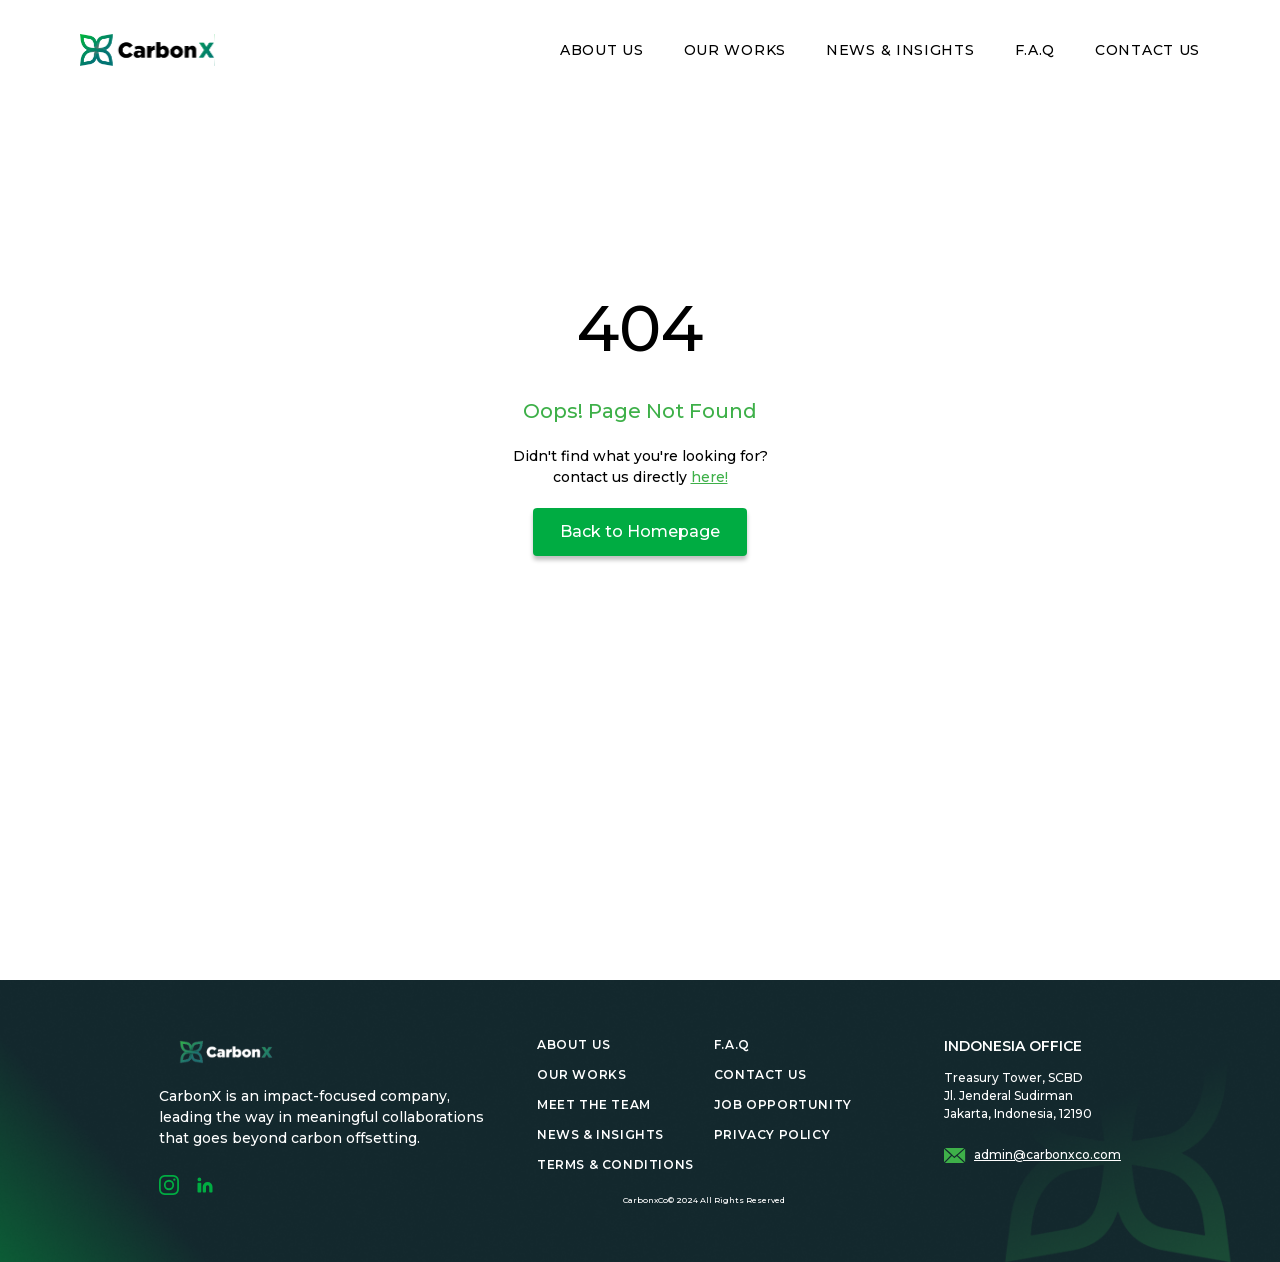
<file: 404/index.html>
<!DOCTYPE html><html lang="en"><head><meta charSet="utf-8"/><meta name="viewport" content="width=device-width, initial-scale=1"/><link rel="stylesheet" href="/_next/static/css/3b4567dc17a296d3.css" crossorigin="" data-precedence="next"/><link rel="preload" as="script" fetchPriority="low" href="/_next/static/chunks/webpack-f6d367a908612e36.js" crossorigin=""/><script src="/_next/static/chunks/fd9d1056-3267ae85bcfda482.js" async="" crossorigin=""></script><script src="/_next/static/chunks/938-5064a08069773ac5.js" async="" crossorigin=""></script><script src="/_next/static/chunks/main-app-4e748a0f97928636.js" async="" crossorigin=""></script><script src="/_next/static/chunks/250-7f24effe9f352000.js" async=""></script><script src="/_next/static/chunks/644-b5a2b31b8eecede8.js" async=""></script><script src="/_next/static/chunks/503-990276ae78938b6c.js" async=""></script><script src="/_next/static/chunks/app/page-59a50ef7922b0fa5.js" async=""></script><script src="/_next/static/chunks/app/layout-532a8e9da59ddb2e.js" async=""></script><title>Carbonxco</title><meta name="description" content="Join CarbonX in empowering communities through quality carbon projects by leveraging climate technology solutions, for a more sustainable future."/><meta property="og:title" content="Carbonxco"/><meta property="og:description" content="Join CarbonX in empowering communities through quality carbon projects by leveraging climate technology solutions, for a more sustainable future."/><meta property="og:url" content="https://www.carbonxco.com/"/><meta property="og:image" content="https://www.carbonxco.com/carbonxco-og.jpg"/><meta property="og:image:width" content="1200"/><meta property="og:image:height" content="630"/><meta property="og:image:alt" content="Carbonxco open graph image"/><meta property="og:type" content="website"/><meta name="twitter:card" content="summary_large_image"/><meta name="twitter:title" content="Carbonxco"/><meta name="twitter:description" content="Join CarbonX in empowering communities through quality carbon projects by leveraging climate technology solutions, for a more sustainable future."/><meta name="twitter:image" content="https://www.carbonxco.com/carbonxco-og.jpg"/><meta name="twitter:image:width" content="1200"/><meta name="twitter:image:height" content="630"/><meta name="twitter:image:alt" content="Carbonxco open graph image"/><link rel="icon" href="/favicon.ico" type="image/x-icon" sizes="32x32"/><meta name="google-site-verification" content="V4-jqIYjS8SUgmCC_to9shf6Xzgp_-9ayVk7YSzKS-E"/><script src="/_next/static/chunks/polyfills-c67a75d1b6f99dc8.js" crossorigin="" noModule=""></script></head><body class="__className_069ab3 antialiased"><style>#nprogress{pointer-events:none}#nprogress .bar{background:#29d;position:fixed;z-index:1600;top: 0;left:0;width:100%;height:3px}#nprogress .peg{display:block;position:absolute;right:0;width:100px;height:100%;box-shadow:0 0 10px #29d,0 0 5px #29d;opacity:1;-webkit-transform:rotate(3deg) translate(0px,-4px);-ms-transform:rotate(3deg) translate(0px,-4px);transform:rotate(3deg) translate(0px,-4px)}#nprogress .spinner{display:block;position:fixed;z-index:1600;top: 15px;right:15px}#nprogress .spinner-icon{width:18px;height:18px;box-sizing:border-box;border:2px solid transparent;border-top-color:#29d;border-left-color:#29d;border-radius:50%;-webkit-animation:nprogress-spinner 400ms linear infinite;animation:nprogress-spinner 400ms linear infinite}.nprogress-custom-parent{overflow:hidden;position:relative}.nprogress-custom-parent #nprogress .bar,.nprogress-custom-parent #nprogress .spinner{position:absolute}@-webkit-keyframes nprogress-spinner{0%{-webkit-transform:rotate(0deg)}100%{-webkit-transform:rotate(360deg)}}@keyframes nprogress-spinner{0%{transform:rotate(0deg)}100%{transform:rotate(360deg)}}</style><div class="bg-white flex justify-between items-center h-[80px] p-3 md:p-5 md:pt-10 md:px-20"><a href="/"><img alt="carbonxco" loading="lazy" width="135" height="32" decoding="async" data-nimg="1" style="color:transparent" src="/assets/carbonxco-logo.svg"/></a><nav><div class="hidden lg:flex gap-10 items-center"><a class="tracking-wider text-[14px] font-medium text-center hover:text-[#00B040]" href="/about/">ABOUT US</a><a class="tracking-wider text-[14px] font-medium text-center hover:text-[#00B040]" href="/works/">OUR WORKS</a><a class="tracking-wider text-[14px] font-medium text-center hover:text-[#00B040]" href="/news/">NEWS &amp; INSIGHTS</a><a class="tracking-wider text-[14px] font-medium text-center hover:text-[#00B040]" href="/faq/">F.A.Q</a><a class="tracking-wider text-[14px] font-medium text-center hover:text-[#00B040]" href="/contact-us/">CONTACT US</a></div><div class="block lg:hidden"><button><img alt="menu" loading="lazy" width="40" height="40" decoding="async" data-nimg="1" style="color:transparent" src="/assets/menu-icon.svg"/></button></div></nav></div><div class="h-screen w-screen flex justify-center items-start"><div class="text-center mt-[200px] max-w-[260px] space-y-5"><h1 class="text-[64px] font-medium">404</h1><h3 class="text-[20px] font-medium text-[#3EB049]">Oops! Page Not Found</h3><p class="text-[14px] font-medium">Didn&#x27;t find what you&#x27;re looking for? contact us directly<!-- --> <a class="text-[#3EB049] underline decoration-[#3EB049]" href="/contact-us/">here!</a></p><button type="button" class="bg-[#00AC42] hover:bg-[#287B49] false px-[27px] py-[12px] rounded-[4px] shadow-[0_4px_4px_0_rgba(0,0,0,0.25)]"><a class="flex items-center" href="/"><p class="text-base text-white font-medium">Back to Homepage</p></a></button></div></div><div class="px-4 lg:px-[120px] xl:px-[159px] bg-[#13282D] md:bg-transparent py-5 md:py-14 relative"><footer><div class="hidden relative z-20 md:flex justify-between items-start flex-col md:flex-row gap-x-2"><div class="flex justify-between items-start gap-12 flex-col md:flex-row"><div><a href="/"><div class="w-[135px] h-[32px] relative"><img alt="carbonxco" loading="lazy" decoding="async" data-nimg="fill" class="object-contain" style="position:absolute;height:100%;width:100%;left:0;top:0;right:0;bottom:0;color:transparent" src="/assets/footer-logo.png"/></div></a><p class="mt-[18px] mb-[26px] max-w-[330px] font-medium text-white text-[14px]">CarbonX is an impact-focused company, leading the way in meaningful collaborations that goes beyond carbon offsetting.</p><div class="hidden lg:flex flex-row justify-start gap-4"><a target="_blank" href="https://www.instagram.com/carbonx.id/"><svg xmlns="http://www.w3.org/2000/svg" class="hover:stroke-[#8ACE94] hover:fill-[#8ACE94]" width="20" height="20" fill="none"><path fill="#00AC42" d="M10 0C7.282 0 6.943.013 5.879.058 4.81.111 4.088.276 3.45.524c-.657.257-1.217.6-1.77 1.156A4.849 4.849 0 0 0 .524 3.45C.276 4.088.11 4.81.058 5.88.01 6.943 0 7.282 0 10c0 2.719.013 3.057.058 4.121.053 1.065.218 1.791.466 2.429.257.657.6 1.217 1.156 1.77a4.848 4.848 0 0 0 1.77 1.156c.638.245 1.364.413 2.429.466C6.943 19.99 7.282 20 10 20c2.719 0 3.057-.013 4.121-.058 1.065-.053 1.791-.222 2.429-.466a4.905 4.905 0 0 0 1.77-1.156 4.823 4.823 0 0 0 1.156-1.77c.245-.638.413-1.364.466-2.429C19.99 13.057 20 12.72 20 10c0-2.718-.013-3.057-.058-4.121-.053-1.065-.222-1.795-.466-2.429a4.905 4.905 0 0 0-1.156-1.77A4.823 4.823 0 0 0 16.55.524C15.912.276 15.186.11 14.12.058 13.057.01 12.72 0 10 0Zm0 1.8c2.67 0 2.989.013 4.044.058.973.046 1.503.209 1.855.346.47.182.798.397 1.153.748.348.348.563.68.745 1.15.137.352.3.882.345 1.855.045 1.055.058 1.375.058 4.044 0 2.669-.013 2.988-.061 4.043-.053.973-.215 1.504-.352 1.855-.19.47-.401.798-.75 1.153a3.155 3.155 0 0 1-1.152.745c-.348.138-.886.3-1.863.346-1.06.045-1.373.058-4.05.058-2.676 0-2.988-.013-4.05-.062-.973-.052-1.51-.215-1.862-.352-.475-.19-.8-.4-1.15-.75a3.004 3.004 0 0 1-.748-1.152c-.14-.347-.3-.885-.352-1.862-.035-1.048-.052-1.373-.052-4.037 0-2.663.017-2.989.052-4.05.052-.977.212-1.514.352-1.862.173-.476.397-.801.748-1.153a2.983 2.983 0 0 1 1.15-.75c.352-.136.876-.299 1.853-.348 1.06-.038 1.373-.052 4.046-.052l.041.03Zm0 3.067a5.132 5.132 0 0 0-5.134 5.134A5.132 5.132 0 0 0 10 15.135a5.132 5.132 0 0 0 5.134-5.134A5.132 5.132 0 0 0 10 4.867Zm0 8.468A3.331 3.331 0 0 1 6.666 10 3.331 3.331 0 0 1 10 6.668 3.331 3.331 0 0 1 13.334 10 3.331 3.331 0 0 1 10 13.335Zm6.54-8.673a1.202 1.202 0 0 1-2.402 0 1.202 1.202 0 0 1 2.403 0Z"></path></svg></a><a target="_blank" href="https://www.linkedin.com/company/carbonx-investments/"><svg xmlns="http://www.w3.org/2000/svg" class="hover:stroke-[#8ACE94] hover:fill-[#8ACE94]" width="20" height="20" fill="none"><path fill="#00AC42" d="M12.625 7a4.858 4.858 0 0 0-4.875 4.85v4.9a.75.75 0 0 0 .75.75h1.75a.75.75 0 0 0 .75-.75v-4.9a1.618 1.618 0 0 1 1.791-1.608 1.667 1.667 0 0 1 1.459 1.666v4.842a.75.75 0 0 0 .75.75h1.75a.75.75 0 0 0 .75-.75v-4.9A4.858 4.858 0 0 0 12.625 7ZM5.5 7.75H3.25a.75.75 0 0 0-.75.75v8.25c0 .414.336.75.75.75H5.5a.75.75 0 0 0 .75-.75V8.5a.75.75 0 0 0-.75-.75ZM4.375 6.25a1.875 1.875 0 1 0 0-3.75 1.875 1.875 0 0 0 0 3.75Z"></path></svg></a></div><p class="block lg:hidden font-medium text-white text-[8px]">CarbonxCo© 2024 All Rights Reserved</p></div><div class="flex justify-start items-start lg:justify-center flex-col lg:items-center"><div class="grid grid-cols-2 gap-y-3 gap-x-5"><a class="tracking-wider text-[12px] text-white text-start font-semibold hover:text-[#00B040]" href="/about/">ABOUT US</a><a class="tracking-wider text-[12px] text-white text-start font-semibold hover:text-[#00B040]" href="/faq/">F.A.Q</a><a class="tracking-wider text-[12px] text-white text-start font-semibold hover:text-[#00B040]" href="/works/">OUR WORKS</a><a class="tracking-wider text-[12px] text-white text-start font-semibold hover:text-[#00B040]" href="/contact-us/">CONTACT US</a><a class="tracking-wider text-[12px] text-white text-start font-semibold hover:text-[#00B040]" href="/teams/">MEET THE TEAM</a><a class="tracking-wider text-[12px] text-white text-start font-semibold hover:text-[#00B040]" href="/career/">JOB OPPORTUNITY</a><a class="tracking-wider text-[12px] text-white text-start font-semibold hover:text-[#00B040]" href="/news/">NEWS &amp; INSIGHTS</a><a class="tracking-wider text-[12px] text-white text-start font-semibold hover:text-[#00B040]" href="/pp/">PRIVACY POLICY</a><a class="tracking-wider text-[12px] text-white text-start font-semibold hover:text-[#00B040]" href="/tc/">TERMS &amp; CONDITIONS</a></div><p class="hidden lg:block font-medium text-white text-[8px] mt-5">CarbonxCo© 2024 All Rights Reserved</p></div></div><div class="mt-10 md:mt-0"><p class="font-semibold text-white text-[14px]">INDONESIA OFFICE</p><p class="mt-3 mb-6 font-medium text-white text-[12px]">Treasury Tower, SCBD<br/>Jl. Jenderal Sudirman<br/>Jakarta, Indonesia, 12190</p><a href="mailto:admin@carbonxco.com" class="flex flex-row flex-nowrap items-center gap-2"><svg xmlns="http://www.w3.org/2000/svg" width="22" height="15" fill="none"><path fill="#3EB049" d="M20.232 0H.903l.857.778c.856.778 1.711 1.557 2.568 2.334a7001.57 7001.57 0 0 0 5.264 4.771c.236.214.475.423.709.639.061.056.098.059.163.002.782-.687 1.567-1.372 2.353-2.056 1.075-.936 2.152-1.87 3.228-2.806l1.996-1.74L20.12.103c.034-.029.064-.06.111-.104Z"></path><path fill="#3EB049" d="M.852 15h19.397c-.18-.21-.386-.37-.576-.545-.675-.626-1.354-1.248-2.033-1.871l-2.811-2.58c-.606-.555-1.214-1.109-1.818-1.666-.24-.221-.237-.224-.48-.012l-1.972 1.717c-.199.172-.198.17-.395-.009-.705-.641-1.413-1.28-2.115-1.927-.097-.089-.147-.08-.237.009-2.285 2.26-4.573 4.519-6.86 6.777-.03.03-.059.061-.1.107ZM21.16 14.168V.813c-.226.194-.431.369-.635.546l-4.467 3.889c-.756.659-1.512 1.319-2.27 1.976-.08.07-.089.113-.005.19.795.724 1.585 1.452 2.377 2.179a6623.601 6623.601 0 0 1 4.772 4.384c.068.062.14.118.228.192ZM0 .826V14.13c.155-.109.265-.242.386-.362 1.277-1.26 2.55-2.524 3.826-3.786.894-.883 1.786-1.768 2.686-2.645.12-.118.103-.175-.012-.278-.864-.778-1.722-1.562-2.583-2.343-.938-.85-1.876-1.701-2.816-2.55C1 1.725.511 1.286 0 .826Z"></path></svg><span class="font-medium text-xs text-white underline">admin@carbonxco.com</span></a><div class="flex lg:hidden flex-row justify-start gap-4 mt-5"><a target="_blank" href="https://www.instagram.com/carbonx.id/"><svg xmlns="http://www.w3.org/2000/svg" class="hover:stroke-[#8ACE94] hover:fill-[#8ACE94]" width="20" height="20" fill="none"><path fill="#00AC42" d="M10 0C7.282 0 6.943.013 5.879.058 4.81.111 4.088.276 3.45.524c-.657.257-1.217.6-1.77 1.156A4.849 4.849 0 0 0 .524 3.45C.276 4.088.11 4.81.058 5.88.01 6.943 0 7.282 0 10c0 2.719.013 3.057.058 4.121.053 1.065.218 1.791.466 2.429.257.657.6 1.217 1.156 1.77a4.848 4.848 0 0 0 1.77 1.156c.638.245 1.364.413 2.429.466C6.943 19.99 7.282 20 10 20c2.719 0 3.057-.013 4.121-.058 1.065-.053 1.791-.222 2.429-.466a4.905 4.905 0 0 0 1.77-1.156 4.823 4.823 0 0 0 1.156-1.77c.245-.638.413-1.364.466-2.429C19.99 13.057 20 12.72 20 10c0-2.718-.013-3.057-.058-4.121-.053-1.065-.222-1.795-.466-2.429a4.905 4.905 0 0 0-1.156-1.77A4.823 4.823 0 0 0 16.55.524C15.912.276 15.186.11 14.12.058 13.057.01 12.72 0 10 0Zm0 1.8c2.67 0 2.989.013 4.044.058.973.046 1.503.209 1.855.346.47.182.798.397 1.153.748.348.348.563.68.745 1.15.137.352.3.882.345 1.855.045 1.055.058 1.375.058 4.044 0 2.669-.013 2.988-.061 4.043-.053.973-.215 1.504-.352 1.855-.19.47-.401.798-.75 1.153a3.155 3.155 0 0 1-1.152.745c-.348.138-.886.3-1.863.346-1.06.045-1.373.058-4.05.058-2.676 0-2.988-.013-4.05-.062-.973-.052-1.51-.215-1.862-.352-.475-.19-.8-.4-1.15-.75a3.004 3.004 0 0 1-.748-1.152c-.14-.347-.3-.885-.352-1.862-.035-1.048-.052-1.373-.052-4.037 0-2.663.017-2.989.052-4.05.052-.977.212-1.514.352-1.862.173-.476.397-.801.748-1.153a2.983 2.983 0 0 1 1.15-.75c.352-.136.876-.299 1.853-.348 1.06-.038 1.373-.052 4.046-.052l.041.03Zm0 3.067a5.132 5.132 0 0 0-5.134 5.134A5.132 5.132 0 0 0 10 15.135a5.132 5.132 0 0 0 5.134-5.134A5.132 5.132 0 0 0 10 4.867Zm0 8.468A3.331 3.331 0 0 1 6.666 10 3.331 3.331 0 0 1 10 6.668 3.331 3.331 0 0 1 13.334 10 3.331 3.331 0 0 1 10 13.335Zm6.54-8.673a1.202 1.202 0 0 1-2.402 0 1.202 1.202 0 0 1 2.403 0Z"></path></svg></a><a target="_blank" href="https://www.linkedin.com/company/carbonx-investments/"><svg xmlns="http://www.w3.org/2000/svg" class="hover:stroke-[#8ACE94] hover:fill-[#8ACE94]" width="20" height="20" fill="none"><path fill="#00AC42" d="M12.625 7a4.858 4.858 0 0 0-4.875 4.85v4.9a.75.75 0 0 0 .75.75h1.75a.75.75 0 0 0 .75-.75v-4.9a1.618 1.618 0 0 1 1.791-1.608 1.667 1.667 0 0 1 1.459 1.666v4.842a.75.75 0 0 0 .75.75h1.75a.75.75 0 0 0 .75-.75v-4.9A4.858 4.858 0 0 0 12.625 7ZM5.5 7.75H3.25a.75.75 0 0 0-.75.75v8.25c0 .414.336.75.75.75H5.5a.75.75 0 0 0 .75-.75V8.5a.75.75 0 0 0-.75-.75ZM4.375 6.25a1.875 1.875 0 1 0 0-3.75 1.875 1.875 0 0 0 0 3.75Z"></path></svg></a></div></div></div><div class="flex md:hidden relative z-20 flex-col"><div class="flex justify-start items-start lg:justify-center flex-col lg:items-center"><div class="grid grid-cols-2 gap-y-3 gap-x-5"><a class="tracking-wider text-[12px] text-white text-start font-semibold hover:text-[#00B040]" href="/about/">ABOUT US</a><a class="tracking-wider text-[12px] text-white text-start font-semibold hover:text-[#00B040]" href="/faq/">F.A.Q</a><a class="tracking-wider text-[12px] text-white text-start font-semibold hover:text-[#00B040]" href="/works/">OUR WORKS</a><a class="tracking-wider text-[12px] text-white text-start font-semibold hover:text-[#00B040]" href="/contact-us/">CONTACT US</a><a class="tracking-wider text-[12px] text-white text-start font-semibold hover:text-[#00B040]" href="/teams/">MEET THE TEAM</a><a class="tracking-wider text-[12px] text-white text-start font-semibold hover:text-[#00B040]" href="/career/">JOB OPPORTUNITY</a><a class="tracking-wider text-[12px] text-white text-start font-semibold hover:text-[#00B040]" href="/news/">NEWS &amp; INSIGHTS</a><a class="tracking-wider text-[12px] text-white text-start font-semibold hover:text-[#00B040]" href="/pp/">PRIVACY POLICY</a><a class="tracking-wider text-[12px] text-white text-start font-semibold hover:text-[#00B040]" href="/tc/">TERMS &amp; CONDITIONS</a></div><p class="hidden lg:block font-medium text-white text-[8px] mt-5">CarbonxCo© 2024 All Rights Reserved</p></div><div class="mt-10 md:mt-0"><p class="font-semibold text-white text-[14px]">INDONESIA OFFICE</p><p class="mt-3 mb-6 font-medium text-white text-[12px]">Treasury Tower, SCBD<br/>Jl. Jenderal Sudirman<br/>Jakarta, Indonesia, 12190</p><a href="mailto:admin@carbonxco.com" class="flex flex-row flex-nowrap items-center gap-2"><svg xmlns="http://www.w3.org/2000/svg" width="22" height="15" fill="none"><path fill="#3EB049" d="M20.232 0H.903l.857.778c.856.778 1.711 1.557 2.568 2.334a7001.57 7001.57 0 0 0 5.264 4.771c.236.214.475.423.709.639.061.056.098.059.163.002.782-.687 1.567-1.372 2.353-2.056 1.075-.936 2.152-1.87 3.228-2.806l1.996-1.74L20.12.103c.034-.029.064-.06.111-.104Z"></path><path fill="#3EB049" d="M.852 15h19.397c-.18-.21-.386-.37-.576-.545-.675-.626-1.354-1.248-2.033-1.871l-2.811-2.58c-.606-.555-1.214-1.109-1.818-1.666-.24-.221-.237-.224-.48-.012l-1.972 1.717c-.199.172-.198.17-.395-.009-.705-.641-1.413-1.28-2.115-1.927-.097-.089-.147-.08-.237.009-2.285 2.26-4.573 4.519-6.86 6.777-.03.03-.059.061-.1.107ZM21.16 14.168V.813c-.226.194-.431.369-.635.546l-4.467 3.889c-.756.659-1.512 1.319-2.27 1.976-.08.07-.089.113-.005.19.795.724 1.585 1.452 2.377 2.179a6623.601 6623.601 0 0 1 4.772 4.384c.068.062.14.118.228.192ZM0 .826V14.13c.155-.109.265-.242.386-.362 1.277-1.26 2.55-2.524 3.826-3.786.894-.883 1.786-1.768 2.686-2.645.12-.118.103-.175-.012-.278-.864-.778-1.722-1.562-2.583-2.343-.938-.85-1.876-1.701-2.816-2.55C1 1.725.511 1.286 0 .826Z"></path></svg><span class="font-medium text-xs text-white underline">admin@carbonxco.com</span></a><div class="flex lg:hidden flex-row justify-start gap-4 mt-5"><a target="_blank" href="https://www.instagram.com/carbonx.id/"><svg xmlns="http://www.w3.org/2000/svg" class="hover:stroke-[#8ACE94] hover:fill-[#8ACE94]" width="20" height="20" fill="none"><path fill="#00AC42" d="M10 0C7.282 0 6.943.013 5.879.058 4.81.111 4.088.276 3.45.524c-.657.257-1.217.6-1.77 1.156A4.849 4.849 0 0 0 .524 3.45C.276 4.088.11 4.81.058 5.88.01 6.943 0 7.282 0 10c0 2.719.013 3.057.058 4.121.053 1.065.218 1.791.466 2.429.257.657.6 1.217 1.156 1.77a4.848 4.848 0 0 0 1.77 1.156c.638.245 1.364.413 2.429.466C6.943 19.99 7.282 20 10 20c2.719 0 3.057-.013 4.121-.058 1.065-.053 1.791-.222 2.429-.466a4.905 4.905 0 0 0 1.77-1.156 4.823 4.823 0 0 0 1.156-1.77c.245-.638.413-1.364.466-2.429C19.99 13.057 20 12.72 20 10c0-2.718-.013-3.057-.058-4.121-.053-1.065-.222-1.795-.466-2.429a4.905 4.905 0 0 0-1.156-1.77A4.823 4.823 0 0 0 16.55.524C15.912.276 15.186.11 14.12.058 13.057.01 12.72 0 10 0Zm0 1.8c2.67 0 2.989.013 4.044.058.973.046 1.503.209 1.855.346.47.182.798.397 1.153.748.348.348.563.68.745 1.15.137.352.3.882.345 1.855.045 1.055.058 1.375.058 4.044 0 2.669-.013 2.988-.061 4.043-.053.973-.215 1.504-.352 1.855-.19.47-.401.798-.75 1.153a3.155 3.155 0 0 1-1.152.745c-.348.138-.886.3-1.863.346-1.06.045-1.373.058-4.05.058-2.676 0-2.988-.013-4.05-.062-.973-.052-1.51-.215-1.862-.352-.475-.19-.8-.4-1.15-.75a3.004 3.004 0 0 1-.748-1.152c-.14-.347-.3-.885-.352-1.862-.035-1.048-.052-1.373-.052-4.037 0-2.663.017-2.989.052-4.05.052-.977.212-1.514.352-1.862.173-.476.397-.801.748-1.153a2.983 2.983 0 0 1 1.15-.75c.352-.136.876-.299 1.853-.348 1.06-.038 1.373-.052 4.046-.052l.041.03Zm0 3.067a5.132 5.132 0 0 0-5.134 5.134A5.132 5.132 0 0 0 10 15.135a5.132 5.132 0 0 0 5.134-5.134A5.132 5.132 0 0 0 10 4.867Zm0 8.468A3.331 3.331 0 0 1 6.666 10 3.331 3.331 0 0 1 10 6.668 3.331 3.331 0 0 1 13.334 10 3.331 3.331 0 0 1 10 13.335Zm6.54-8.673a1.202 1.202 0 0 1-2.402 0 1.202 1.202 0 0 1 2.403 0Z"></path></svg></a><a target="_blank" href="https://www.linkedin.com/company/carbonx-investments/"><svg xmlns="http://www.w3.org/2000/svg" class="hover:stroke-[#8ACE94] hover:fill-[#8ACE94]" width="20" height="20" fill="none"><path fill="#00AC42" d="M12.625 7a4.858 4.858 0 0 0-4.875 4.85v4.9a.75.75 0 0 0 .75.75h1.75a.75.75 0 0 0 .75-.75v-4.9a1.618 1.618 0 0 1 1.791-1.608 1.667 1.667 0 0 1 1.459 1.666v4.842a.75.75 0 0 0 .75.75h1.75a.75.75 0 0 0 .75-.75v-4.9A4.858 4.858 0 0 0 12.625 7ZM5.5 7.75H3.25a.75.75 0 0 0-.75.75v8.25c0 .414.336.75.75.75H5.5a.75.75 0 0 0 .75-.75V8.5a.75.75 0 0 0-.75-.75ZM4.375 6.25a1.875 1.875 0 1 0 0-3.75 1.875 1.875 0 0 0 0 3.75Z"></path></svg></a></div></div><div class="mt-10"><div><a href="/"><div class="w-[135px] h-[32px] relative"><img alt="carbonxco" loading="lazy" decoding="async" data-nimg="fill" class="object-contain" style="position:absolute;height:100%;width:100%;left:0;top:0;right:0;bottom:0;color:transparent" src="/assets/footer-logo.png"/></div></a><p class="mt-[18px] mb-[26px] max-w-[330px] font-medium text-white text-[14px]">CarbonX is an impact-focused company, leading the way in meaningful collaborations that goes beyond carbon offsetting.</p><div class="hidden lg:flex flex-row justify-start gap-4"><a target="_blank" href="https://www.instagram.com/carbonx.id/"><svg xmlns="http://www.w3.org/2000/svg" class="hover:stroke-[#8ACE94] hover:fill-[#8ACE94]" width="20" height="20" fill="none"><path fill="#00AC42" d="M10 0C7.282 0 6.943.013 5.879.058 4.81.111 4.088.276 3.45.524c-.657.257-1.217.6-1.77 1.156A4.849 4.849 0 0 0 .524 3.45C.276 4.088.11 4.81.058 5.88.01 6.943 0 7.282 0 10c0 2.719.013 3.057.058 4.121.053 1.065.218 1.791.466 2.429.257.657.6 1.217 1.156 1.77a4.848 4.848 0 0 0 1.77 1.156c.638.245 1.364.413 2.429.466C6.943 19.99 7.282 20 10 20c2.719 0 3.057-.013 4.121-.058 1.065-.053 1.791-.222 2.429-.466a4.905 4.905 0 0 0 1.77-1.156 4.823 4.823 0 0 0 1.156-1.77c.245-.638.413-1.364.466-2.429C19.99 13.057 20 12.72 20 10c0-2.718-.013-3.057-.058-4.121-.053-1.065-.222-1.795-.466-2.429a4.905 4.905 0 0 0-1.156-1.77A4.823 4.823 0 0 0 16.55.524C15.912.276 15.186.11 14.12.058 13.057.01 12.72 0 10 0Zm0 1.8c2.67 0 2.989.013 4.044.058.973.046 1.503.209 1.855.346.47.182.798.397 1.153.748.348.348.563.68.745 1.15.137.352.3.882.345 1.855.045 1.055.058 1.375.058 4.044 0 2.669-.013 2.988-.061 4.043-.053.973-.215 1.504-.352 1.855-.19.47-.401.798-.75 1.153a3.155 3.155 0 0 1-1.152.745c-.348.138-.886.3-1.863.346-1.06.045-1.373.058-4.05.058-2.676 0-2.988-.013-4.05-.062-.973-.052-1.51-.215-1.862-.352-.475-.19-.8-.4-1.15-.75a3.004 3.004 0 0 1-.748-1.152c-.14-.347-.3-.885-.352-1.862-.035-1.048-.052-1.373-.052-4.037 0-2.663.017-2.989.052-4.05.052-.977.212-1.514.352-1.862.173-.476.397-.801.748-1.153a2.983 2.983 0 0 1 1.15-.75c.352-.136.876-.299 1.853-.348 1.06-.038 1.373-.052 4.046-.052l.041.03Zm0 3.067a5.132 5.132 0 0 0-5.134 5.134A5.132 5.132 0 0 0 10 15.135a5.132 5.132 0 0 0 5.134-5.134A5.132 5.132 0 0 0 10 4.867Zm0 8.468A3.331 3.331 0 0 1 6.666 10 3.331 3.331 0 0 1 10 6.668 3.331 3.331 0 0 1 13.334 10 3.331 3.331 0 0 1 10 13.335Zm6.54-8.673a1.202 1.202 0 0 1-2.402 0 1.202 1.202 0 0 1 2.403 0Z"></path></svg></a><a target="_blank" href="https://www.linkedin.com/company/carbonx-investments/"><svg xmlns="http://www.w3.org/2000/svg" class="hover:stroke-[#8ACE94] hover:fill-[#8ACE94]" width="20" height="20" fill="none"><path fill="#00AC42" d="M12.625 7a4.858 4.858 0 0 0-4.875 4.85v4.9a.75.75 0 0 0 .75.75h1.75a.75.75 0 0 0 .75-.75v-4.9a1.618 1.618 0 0 1 1.791-1.608 1.667 1.667 0 0 1 1.459 1.666v4.842a.75.75 0 0 0 .75.75h1.75a.75.75 0 0 0 .75-.75v-4.9A4.858 4.858 0 0 0 12.625 7ZM5.5 7.75H3.25a.75.75 0 0 0-.75.75v8.25c0 .414.336.75.75.75H5.5a.75.75 0 0 0 .75-.75V8.5a.75.75 0 0 0-.75-.75ZM4.375 6.25a1.875 1.875 0 1 0 0-3.75 1.875 1.875 0 0 0 0 3.75Z"></path></svg></a></div><p class="block lg:hidden font-medium text-white text-[8px]">CarbonxCo© 2024 All Rights Reserved</p></div></div></div><img alt="carbonx footer" loading="lazy" decoding="async" data-nimg="fill" class="z-10 hidden md:block absolute top-0 left-0 object-cover" style="position:absolute;height:100%;width:100%;left:0;top:0;right:0;bottom:0;color:transparent" src="/assets/footer-bg.png"/></footer></div><script src="/_next/static/chunks/webpack-f6d367a908612e36.js" crossorigin="" async=""></script><script>(self.__next_f=self.__next_f||[]).push([0]);self.__next_f.push([2,null])</script><script>self.__next_f.push([1,"1:HL[\"/_next/static/css/3b4567dc17a296d3.css\",\"style\",{\"crossOrigin\":\"\"}]\n0:\"$L2\"\n"])</script><script>self.__next_f.push([1,"3:I[7690,[],\"\"]\n5:I[5250,[\"250\",\"static/chunks/250-7f24effe9f352000.js\",\"644\",\"static/chunks/644-b5a2b31b8eecede8.js\",\"503\",\"static/chunks/503-990276ae78938b6c.js\",\"931\",\"static/chunks/app/page-59a50ef7922b0fa5.js\"],\"\"]\n6:I[3955,[\"250\",\"static/chunks/250-7f24effe9f352000.js\",\"644\",\"static/chunks/644-b5a2b31b8eecede8.js\",\"185\",\"static/chunks/app/layout-532a8e9da59ddb2e.js\"],\"\"]\n7:I[1749,[\"250\",\"static/chunks/250-7f24effe9f352000.js\",\"644\",\"static/chunks/644-b5a2b31b8eecede8.js\",\"503\",\"static/chunks/503-99027"])</script><script>self.__next_f.push([1,"6ae78938b6c.js\",\"931\",\"static/chunks/app/page-59a50ef7922b0fa5.js\"],\"Image\"]\n8:I[9885,[\"250\",\"static/chunks/250-7f24effe9f352000.js\",\"644\",\"static/chunks/644-b5a2b31b8eecede8.js\",\"185\",\"static/chunks/app/layout-532a8e9da59ddb2e.js\"],\"Sidebar\"]\n9:I[5613,[],\"\"]\na:I[1778,[],\"\"]\n5b:I[8955,[],\"\"]\nb:T69a,"])</script><script>self.__next_f.push([1,"M10 0C7.282 0 6.943.013 5.879.058 4.81.111 4.088.276 3.45.524c-.657.257-1.217.6-1.77 1.156A4.849 4.849 0 0 0 .524 3.45C.276 4.088.11 4.81.058 5.88.01 6.943 0 7.282 0 10c0 2.719.013 3.057.058 4.121.053 1.065.218 1.791.466 2.429.257.657.6 1.217 1.156 1.77a4.848 4.848 0 0 0 1.77 1.156c.638.245 1.364.413 2.429.466C6.943 19.99 7.282 20 10 20c2.719 0 3.057-.013 4.121-.058 1.065-.053 1.791-.222 2.429-.466a4.905 4.905 0 0 0 1.77-1.156 4.823 4.823 0 0 0 1.156-1.77c.245-.638.413-1.364.466-2.429C19.99 13.057 20 12.72 20 10c0-2.718-.013-3.057-.058-4.121-.053-1.065-.222-1.795-.466-2.429a4.905 4.905 0 0 0-1.156-1.77A4.823 4.823 0 0 0 16.55.524C15.912.276 15.186.11 14.12.058 13.057.01 12.72 0 10 0Zm0 1.8c2.67 0 2.989.013 4.044.058.973.046 1.503.209 1.855.346.47.182.798.397 1.153.748.348.348.563.68.745 1.15.137.352.3.882.345 1.855.045 1.055.058 1.375.058 4.044 0 2.669-.013 2.988-.061 4.043-.053.973-.215 1.504-.352 1.855-.19.47-.401.798-.75 1.153a3.155 3.155 0 0 1-1.152.745c-.348.138-.886.3-1.863.346-1.06.045-1.373.058-4.05.058-2.676 0-2.988-.013-4.05-.062-.973-.052-1.51-.215-1.862-.352-.475-.19-.8-.4-1.15-.75a3.004 3.004 0 0 1-.748-1.152c-.14-.347-.3-.885-.352-1.862-.035-1.048-.052-1.373-.052-4.037 0-2.663.017-2.989.052-4.05.052-.977.212-1.514.352-1.862.173-.476.397-.801.748-1.153a2.983 2.983 0 0 1 1.15-.75c.352-.136.876-.299 1.853-.348 1.06-.038 1.373-.052 4.046-.052l.041.03Zm0 3.067a5.132 5.132 0 0 0-5.134 5.134A5.132 5.132 0 0 0 10 15.135a5.132 5.132 0 0 0 5.134-5.134A5.132 5.132 0 0 0 10 4.867Zm0 8.468A3.331 3.331 0 0 1 6.666 10 3.331 3.331 0 0 1 10 6.668 3.331 3.331 0 0 1 13.334 10 3.331 3.331 0 0 1 10 13.335Zm6.54-8.673a1.202 1.202 0 0 1-2.402 0 1.202 1.202 0 0 1 2.403 0Z"])</script><script>self.__next_f.push([1,"c:T69a,"])</script><script>self.__next_f.push([1,"M10 0C7.282 0 6.943.013 5.879.058 4.81.111 4.088.276 3.45.524c-.657.257-1.217.6-1.77 1.156A4.849 4.849 0 0 0 .524 3.45C.276 4.088.11 4.81.058 5.88.01 6.943 0 7.282 0 10c0 2.719.013 3.057.058 4.121.053 1.065.218 1.791.466 2.429.257.657.6 1.217 1.156 1.77a4.848 4.848 0 0 0 1.77 1.156c.638.245 1.364.413 2.429.466C6.943 19.99 7.282 20 10 20c2.719 0 3.057-.013 4.121-.058 1.065-.053 1.791-.222 2.429-.466a4.905 4.905 0 0 0 1.77-1.156 4.823 4.823 0 0 0 1.156-1.77c.245-.638.413-1.364.466-2.429C19.99 13.057 20 12.72 20 10c0-2.718-.013-3.057-.058-4.121-.053-1.065-.222-1.795-.466-2.429a4.905 4.905 0 0 0-1.156-1.77A4.823 4.823 0 0 0 16.55.524C15.912.276 15.186.11 14.12.058 13.057.01 12.72 0 10 0Zm0 1.8c2.67 0 2.989.013 4.044.058.973.046 1.503.209 1.855.346.47.182.798.397 1.153.748.348.348.563.68.745 1.15.137.352.3.882.345 1.855.045 1.055.058 1.375.058 4.044 0 2.669-.013 2.988-.061 4.043-.053.973-.215 1.504-.352 1.855-.19.47-.401.798-.75 1.153a3.155 3.155 0 0 1-1.152.745c-.348.138-.886.3-1.863.346-1.06.045-1.373.058-4.05.058-2.676 0-2.988-.013-4.05-.062-.973-.052-1.51-.215-1.862-.352-.475-.19-.8-.4-1.15-.75a3.004 3.004 0 0 1-.748-1.152c-.14-.347-.3-.885-.352-1.862-.035-1.048-.052-1.373-.052-4.037 0-2.663.017-2.989.052-4.05.052-.977.212-1.514.352-1.862.173-.476.397-.801.748-1.153a2.983 2.983 0 0 1 1.15-.75c.352-.136.876-.299 1.853-.348 1.06-.038 1.373-.052 4.046-.052l.041.03Zm0 3.067a5.132 5.132 0 0 0-5.134 5.134A5.132 5.132 0 0 0 10 15.135a5.132 5.132 0 0 0 5.134-5.134A5.132 5.132 0 0 0 10 4.867Zm0 8.468A3.331 3.331 0 0 1 6.666 10 3.331 3.331 0 0 1 10 6.668 3.331 3.331 0 0 1 13.334 10 3.331 3.331 0 0 1 10 13.335Zm6.54-8.673a1.202 1.202 0 0 1-2.402 0 1.202 1.202 0 0 1 2.403 0Z"])</script><script>self.__next_f.push([1,"14:{\"className\":\"tracking-wider text-[12px] text-white text-start font-semibold hover:text-[#00B040]\",\"href\":\"/about\",\"children\":\"ABOUT US\"}\n13:[\"$\",\"$L5\",\"ABOUT US\",\"$14\"]\n16:{\"className\":\"tracking-wider text-[12px] text-white text-start font-semibold hover:text-[#00B040]\",\"href\":\"/faq\",\"children\":\"F.A.Q\"}\n15:[\"$\",\"$L5\",\"F.A.Q\",\"$16\"]\n18:{\"className\":\"tracking-wider text-[12px] text-white text-start font-semibold hover:text-[#00B040]\",\"href\":\"/works\",\"children\":\"OUR WORKS\"}\n17:[\"$\",\"$L5\",\"OUR WORKS\",\"$18\"]"])</script><script>self.__next_f.push([1,"\n1a:{\"className\":\"tracking-wider text-[12px] text-white text-start font-semibold hover:text-[#00B040]\",\"href\":\"/contact-us\",\"children\":\"CONTACT US\"}\n19:[\"$\",\"$L5\",\"CONTACT US\",\"$1a\"]\n1c:{\"className\":\"tracking-wider text-[12px] text-white text-start font-semibold hover:text-[#00B040]\",\"href\":\"/teams\",\"children\":\"MEET THE TEAM\"}\n1b:[\"$\",\"$L5\",\"MEET THE TEAM\",\"$1c\"]\n1e:{\"className\":\"tracking-wider text-[12px] text-white text-start font-semibold hover:text-[#00B040]\",\"href\":\"/career\",\"children\":\"JOB OPPORTUNITY"])</script><script>self.__next_f.push([1,"\"}\n1d:[\"$\",\"$L5\",\"JOB OPPORTUNITY\",\"$1e\"]\n20:{\"className\":\"tracking-wider text-[12px] text-white text-start font-semibold hover:text-[#00B040]\",\"href\":\"/news\",\"children\":\"NEWS \u0026 INSIGHTS\"}\n1f:[\"$\",\"$L5\",\"NEWS \u0026 INSIGHTS\",\"$20\"]\n22:{\"className\":\"tracking-wider text-[12px] text-white text-start font-semibold hover:text-[#00B040]\",\"href\":\"/pp\",\"children\":\"PRIVACY POLICY\"}\n21:[\"$\",\"$L5\",\"PRIVACY POLICY\",\"$22\"]\n24:{\"className\":\"tracking-wider text-[12px] text-white text-start font-semibold hover:text-[#00B040]\","])</script><script>self.__next_f.push([1,"\"href\":\"/tc\",\"children\":\"TERMS \u0026 CONDITIONS\"}\n23:[\"$\",\"$L5\",\"TERMS \u0026 CONDITIONS\",\"$24\"]\n12:[\"$13\",\"$15\",\"$17\",\"$19\",\"$1b\",\"$1d\",\"$1f\",\"$21\",\"$23\"]\n11:{\"className\":\"grid grid-cols-2 gap-y-3 gap-x-5\",\"children\":\"$12\"}\n10:[\"$\",\"div\",null,\"$11\"]\n26:{\"className\":\"hidden lg:block font-medium text-white text-[8px] mt-5\",\"children\":\"CarbonxCo© 2024 All Rights Reserved\"}\n25:[\"$\",\"p\",null,\"$26\"]\nf:[\"$10\",\"$25\"]\ne:{\"className\":\"flex justify-start items-start lg:justify-center flex-col lg:items-center\",\"children\":\"$f\""])</script><script>self.__next_f.push([1,"}\nd:[\"$\",\"div\",null,\"$e\"]\n2b:{\"className\":\"font-semibold text-white text-[14px]\",\"children\":\"INDONESIA OFFICE\"}\n2a:[\"$\",\"p\",null,\"$2b\"]\n30:{}\n2f:[\"$\",\"br\",null,\"$30\"]\n32:{}\n31:[\"$\",\"br\",null,\"$32\"]\n2e:[\"Treasury Tower, SCBD\",\"$2f\",\"Jl. Jenderal Sudirman\",\"$31\",\"Jakarta, Indonesia, 12190\"]\n2d:{\"className\":\"mt-3 mb-6 font-medium text-white text-[12px]\",\"children\":\"$2e\"}\n2c:[\"$\",\"p\",null,\"$2d\"]\n"])</script><script>self.__next_f.push([1,"36:[\"$\",\"svg\",null,{\"xmlns\":\"http://www.w3.org/2000/svg\",\"width\":22,\"height\":15,\"fill\":\"none\",\"children\":[[\"$\",\"path\",null,{\"fill\":\"#3EB049\",\"d\":\"M20.232 0H.903l.857.778c.856.778 1.711 1.557 2.568 2.334a7001.57 7001.57 0 0 0 5.264 4.771c.236.214.475.423.709.639.061.056.098.059.163.002.782-.687 1.567-1.372 2.353-2.056 1.075-.936 2.152-1.87 3.228-2.806l1.996-1.74L20.12.103c.034-.029.064-.06.111-.104Z\"}],[\"$\",\"path\",null,{\"fill\":\"#3EB049\",\"d\":\"M.852 15h19.397c-.18-.21-.386-.37-.576-.545-.675-.626-1.354-1.248-2.033-1.871l-2.811-2.58c-.606-.555-1.214-1.109-1.818-1.666-.24-.221-.237-.224-.48-.012l-1.972 1.717c-.199.172-.198.17-.395-.009-.705-.641-1.413-1.28-2.115-1.927-.097-.089-.147-.08-.237.009-2.285 2.26-4.573 4.519-6.86 6.777-.03.03-.059.061-.1.107ZM21.16 14.168V.813c-.226.194-.431.369-.635.546l-4.467 3.889c-.756.659-1.512 1.319-2.27 1.976-.08.07-.089.113-.005.19.795.724 1.585 1.452 2.377 2.179a6623.601 6623.601 0 0 1 4.772 4.384c.068.062.14.118.228.192ZM0 .826V14.13c.155-.109.265-.242.386-.362 1.277-1.26 2.55-2.524 3.826-3.786.894-.883 1.786-1.768 2.686-2.645.12-.118.103-.175-.012-.278-.864-.778-1.722-1.562-2.583-2.343-.938-.85-1.876-1.701-2.816-2.55C1 1.725.511 1.286 0 .826Z\"}]]}]\n"])</script><script>self.__next_f.push([1,"38:{\"className\":\"font-medium text-xs text-white underline\",\"children\":\"admin@carbonxco.com\"}\n37:[\"$\",\"span\",null,\"$38\"]\n35:[\"$36\",\"$37\"]\n34:{\"href\":\"mailto:admin@carbonxco.com\",\"className\":\"flex flex-row flex-nowrap items-center gap-2\",\"children\":\"$35\"}\n33:[\"$\",\"a\",null,\"$34\"]\n3f:T69a,"])</script><script>self.__next_f.push([1,"M10 0C7.282 0 6.943.013 5.879.058 4.81.111 4.088.276 3.45.524c-.657.257-1.217.6-1.77 1.156A4.849 4.849 0 0 0 .524 3.45C.276 4.088.11 4.81.058 5.88.01 6.943 0 7.282 0 10c0 2.719.013 3.057.058 4.121.053 1.065.218 1.791.466 2.429.257.657.6 1.217 1.156 1.77a4.848 4.848 0 0 0 1.77 1.156c.638.245 1.364.413 2.429.466C6.943 19.99 7.282 20 10 20c2.719 0 3.057-.013 4.121-.058 1.065-.053 1.791-.222 2.429-.466a4.905 4.905 0 0 0 1.77-1.156 4.823 4.823 0 0 0 1.156-1.77c.245-.638.413-1.364.466-2.429C19.99 13.057 20 12.72 20 10c0-2.718-.013-3.057-.058-4.121-.053-1.065-.222-1.795-.466-2.429a4.905 4.905 0 0 0-1.156-1.77A4.823 4.823 0 0 0 16.55.524C15.912.276 15.186.11 14.12.058 13.057.01 12.72 0 10 0Zm0 1.8c2.67 0 2.989.013 4.044.058.973.046 1.503.209 1.855.346.47.182.798.397 1.153.748.348.348.563.68.745 1.15.137.352.3.882.345 1.855.045 1.055.058 1.375.058 4.044 0 2.669-.013 2.988-.061 4.043-.053.973-.215 1.504-.352 1.855-.19.47-.401.798-.75 1.153a3.155 3.155 0 0 1-1.152.745c-.348.138-.886.3-1.863.346-1.06.045-1.373.058-4.05.058-2.676 0-2.988-.013-4.05-.062-.973-.052-1.51-.215-1.862-.352-.475-.19-.8-.4-1.15-.75a3.004 3.004 0 0 1-.748-1.152c-.14-.347-.3-.885-.352-1.862-.035-1.048-.052-1.373-.052-4.037 0-2.663.017-2.989.052-4.05.052-.977.212-1.514.352-1.862.173-.476.397-.801.748-1.153a2.983 2.983 0 0 1 1.15-.75c.352-.136.876-.299 1.853-.348 1.06-.038 1.373-.052 4.046-.052l.041.03Zm0 3.067a5.132 5.132 0 0 0-5.134 5.134A5.132 5.132 0 0 0 10 15.135a5.132 5.132 0 0 0 5.134-5.134A5.132 5.132 0 0 0 10 4.867Zm0 8.468A3.331 3.331 0 0 1 6.666 10 3.331 3.331 0 0 1 10 6.668 3.331 3.331 0 0 1 13.334 10 3.331 3.331 0 0 1 10 13.335Zm6.54-8.673a1.202 1.202 0 0 1-2.402 0 1.202 1.202 0 0 1 2.403 0Z"])</script><script>self.__next_f.push([1,"3e:[\"$\",\"svg\",null,{\"xmlns\":\"http://www.w3.org/2000/svg\",\"className\":\"hover:stroke-[#8ACE94] hover:fill-[#8ACE94]\",\"width\":20,\"height\":20,\"fill\":\"none\",\"children\":[\"$\",\"path\",null,{\"fill\":\"#00AC42\",\"d\":\"$3f\"}]}]\n3d:{\"href\":\"https://www.instagram.com/carbonx.id/\",\"target\":\"_blank\",\"children\":\"$3e\"}\n3c:[\"$\",\"$L5\",null,\"$3d\"]\n"])</script><script>self.__next_f.push([1,"42:[\"$\",\"svg\",null,{\"xmlns\":\"http://www.w3.org/2000/svg\",\"className\":\"hover:stroke-[#8ACE94] hover:fill-[#8ACE94]\",\"width\":20,\"height\":20,\"fill\":\"none\",\"children\":[\"$\",\"path\",null,{\"fill\":\"#00AC42\",\"d\":\"M12.625 7a4.858 4.858 0 0 0-4.875 4.85v4.9a.75.75 0 0 0 .75.75h1.75a.75.75 0 0 0 .75-.75v-4.9a1.618 1.618 0 0 1 1.791-1.608 1.667 1.667 0 0 1 1.459 1.666v4.842a.75.75 0 0 0 .75.75h1.75a.75.75 0 0 0 .75-.75v-4.9A4.858 4.858 0 0 0 12.625 7ZM5.5 7.75H3.25a.75.75 0 0 0-.75.75v8.25c0 .414.336.75.75.75H5.5a.75.75 0 0 0 .75-.75V8.5a.75.75 0 0 0-.75-.75ZM4.375 6.25a1.875 1.875 0 1 0 0-3.75 1.875 1.875 0 0 0 0 3.75Z\"}]}]\n"])</script><script>self.__next_f.push([1,"41:{\"href\":\"https://www.linkedin.com/company/carbonx-investments/\",\"target\":\"_blank\",\"children\":\"$42\"}\n40:[\"$\",\"$L5\",null,\"$41\"]\n3b:[\"$3c\",\"$40\"]\n3a:{\"className\":\"flex lg:hidden flex-row justify-start gap-4 mt-5\",\"children\":\"$3b\"}\n39:[\"$\",\"div\",null,\"$3a\"]\n29:[\"$2a\",\"$2c\",\"$33\",\"$39\"]\n28:{\"className\":\"mt-10 md:mt-0\",\"children\":\"$29\"}\n27:[\"$\",\"div\",null,\"$28\"]\n4b:{\"alt\":\"carbonxco\",\"className\":\"object-contain\",\"src\":\"/assets/footer-logo.png\",\"fill\":true,\"sizes\":\"130\"}\n4a:[\"$\",\"$L7\",null,\"$4b\"]\n49:{\"className"])</script><script>self.__next_f.push([1,"\":\"w-[135px] h-[32px] relative\",\"children\":\"$4a\"}\n48:[\"$\",\"div\",null,\"$49\"]\n47:{\"href\":\"/\",\"children\":\"$48\"}\n46:[\"$\",\"$L5\",null,\"$47\"]\n4d:{\"className\":\"mt-[18px] mb-[26px] max-w-[330px] font-medium text-white text-[14px]\",\"children\":\"CarbonX is an impact-focused company, leading the way in meaningful collaborations that goes beyond carbon offsetting.\"}\n4c:[\"$\",\"p\",null,\"$4d\"]\n54:T69a,"])</script><script>self.__next_f.push([1,"M10 0C7.282 0 6.943.013 5.879.058 4.81.111 4.088.276 3.45.524c-.657.257-1.217.6-1.77 1.156A4.849 4.849 0 0 0 .524 3.45C.276 4.088.11 4.81.058 5.88.01 6.943 0 7.282 0 10c0 2.719.013 3.057.058 4.121.053 1.065.218 1.791.466 2.429.257.657.6 1.217 1.156 1.77a4.848 4.848 0 0 0 1.77 1.156c.638.245 1.364.413 2.429.466C6.943 19.99 7.282 20 10 20c2.719 0 3.057-.013 4.121-.058 1.065-.053 1.791-.222 2.429-.466a4.905 4.905 0 0 0 1.77-1.156 4.823 4.823 0 0 0 1.156-1.77c.245-.638.413-1.364.466-2.429C19.99 13.057 20 12.72 20 10c0-2.718-.013-3.057-.058-4.121-.053-1.065-.222-1.795-.466-2.429a4.905 4.905 0 0 0-1.156-1.77A4.823 4.823 0 0 0 16.55.524C15.912.276 15.186.11 14.12.058 13.057.01 12.72 0 10 0Zm0 1.8c2.67 0 2.989.013 4.044.058.973.046 1.503.209 1.855.346.47.182.798.397 1.153.748.348.348.563.68.745 1.15.137.352.3.882.345 1.855.045 1.055.058 1.375.058 4.044 0 2.669-.013 2.988-.061 4.043-.053.973-.215 1.504-.352 1.855-.19.47-.401.798-.75 1.153a3.155 3.155 0 0 1-1.152.745c-.348.138-.886.3-1.863.346-1.06.045-1.373.058-4.05.058-2.676 0-2.988-.013-4.05-.062-.973-.052-1.51-.215-1.862-.352-.475-.19-.8-.4-1.15-.75a3.004 3.004 0 0 1-.748-1.152c-.14-.347-.3-.885-.352-1.862-.035-1.048-.052-1.373-.052-4.037 0-2.663.017-2.989.052-4.05.052-.977.212-1.514.352-1.862.173-.476.397-.801.748-1.153a2.983 2.983 0 0 1 1.15-.75c.352-.136.876-.299 1.853-.348 1.06-.038 1.373-.052 4.046-.052l.041.03Zm0 3.067a5.132 5.132 0 0 0-5.134 5.134A5.132 5.132 0 0 0 10 15.135a5.132 5.132 0 0 0 5.134-5.134A5.132 5.132 0 0 0 10 4.867Zm0 8.468A3.331 3.331 0 0 1 6.666 10 3.331 3.331 0 0 1 10 6.668 3.331 3.331 0 0 1 13.334 10 3.331 3.331 0 0 1 10 13.335Zm6.54-8.673a1.202 1.202 0 0 1-2.402 0 1.202 1.202 0 0 1 2.403 0Z"])</script><script>self.__next_f.push([1,"53:[\"$\",\"svg\",null,{\"xmlns\":\"http://www.w3.org/2000/svg\",\"className\":\"hover:stroke-[#8ACE94] hover:fill-[#8ACE94]\",\"width\":20,\"height\":20,\"fill\":\"none\",\"children\":[\"$\",\"path\",null,{\"fill\":\"#00AC42\",\"d\":\"$54\"}]}]\n52:{\"href\":\"https://www.instagram.com/carbonx.id/\",\"target\":\"_blank\",\"children\":\"$53\"}\n51:[\"$\",\"$L5\",null,\"$52\"]\n"])</script><script>self.__next_f.push([1,"57:[\"$\",\"svg\",null,{\"xmlns\":\"http://www.w3.org/2000/svg\",\"className\":\"hover:stroke-[#8ACE94] hover:fill-[#8ACE94]\",\"width\":20,\"height\":20,\"fill\":\"none\",\"children\":[\"$\",\"path\",null,{\"fill\":\"#00AC42\",\"d\":\"M12.625 7a4.858 4.858 0 0 0-4.875 4.85v4.9a.75.75 0 0 0 .75.75h1.75a.75.75 0 0 0 .75-.75v-4.9a1.618 1.618 0 0 1 1.791-1.608 1.667 1.667 0 0 1 1.459 1.666v4.842a.75.75 0 0 0 .75.75h1.75a.75.75 0 0 0 .75-.75v-4.9A4.858 4.858 0 0 0 12.625 7ZM5.5 7.75H3.25a.75.75 0 0 0-.75.75v8.25c0 .414.336.75.75.75H5.5a.75.75 0 0 0 .75-.75V8.5a.75.75 0 0 0-.75-.75ZM4.375 6.25a1.875 1.875 0 1 0 0-3.75 1.875 1.875 0 0 0 0 3.75Z\"}]}]\n"])</script><script>self.__next_f.push([1,"56:{\"href\":\"https://www.linkedin.com/company/carbonx-investments/\",\"target\":\"_blank\",\"children\":\"$57\"}\n55:[\"$\",\"$L5\",null,\"$56\"]\n50:[\"$51\",\"$55\"]\n4f:{\"className\":\"hidden lg:flex flex-row justify-start gap-4\",\"children\":\"$50\"}\n4e:[\"$\",\"div\",null,\"$4f\"]\n59:{\"className\":\"block lg:hidden font-medium text-white text-[8px]\",\"children\":\"CarbonxCo© 2024 All Rights Reserved\"}\n58:[\"$\",\"p\",null,\"$59\"]\n45:[\"$46\",\"$4c\",\"$4e\",\"$58\"]\n44:{\"children\":\"$45\"}\n43:[\"$\",\"div\",null,\"$44\"]\n"])</script><script>self.__next_f.push([1,"2:[[[\"$\",\"link\",\"0\",{\"rel\":\"stylesheet\",\"href\":\"/_next/static/css/3b4567dc17a296d3.css\",\"precedence\":\"next\",\"crossOrigin\":\"\"}]],[\"$\",\"$L3\",null,{\"buildId\":\"MX1f_sVAxbw-FREUS6SsI\",\"assetPrefix\":\"\",\"initialCanonicalUrl\":\"/_not-found/\",\"initialTree\":[\"\",{\"children\":[\"__PAGE__\",{}]},\"$undefined\",\"$undefined\",true],\"initialSeedData\":[\"\",{\"children\":[\"__PAGE__\",{},[\"$L4\",[\"$\",\"div\",null,{\"className\":\"h-screen w-screen flex justify-center items-start\",\"children\":[\"$\",\"div\",null,{\"className\":\"text-center mt-[200px] max-w-[260px] space-y-5\",\"children\":[[\"$\",\"h1\",null,{\"className\":\"text-[64px] font-medium\",\"children\":\"404\"}],[\"$\",\"h3\",null,{\"className\":\"text-[20px] font-medium text-[#3EB049]\",\"children\":\"Oops! Page Not Found\"}],[\"$\",\"p\",null,{\"className\":\"text-[14px] font-medium\",\"children\":[\"Didn't find what you're looking for? contact us directly\",\" \",[\"$\",\"$L5\",null,{\"href\":\"/contact-us\",\"className\":\"text-[#3EB049] underline decoration-[#3EB049]\",\"children\":\"here!\"}]]}],[\"$\",\"button\",null,{\"type\":\"button\",\"disabled\":false,\"className\":\"bg-[#00AC42] hover:bg-[#287B49] false px-[27px] py-[12px] rounded-[4px] shadow-[0_4px_4px_0_rgba(0,0,0,0.25)]\",\"children\":[\"$\",\"$L5\",null,{\"className\":\"flex items-center\",\"href\":\"/\",\"children\":[\"$\",\"p\",null,{\"className\":\"text-base text-white font-medium\",\"children\":\"Back to Homepage\"}]}]}]]}]}],null]]},[null,[\"$\",\"html\",null,{\"lang\":\"en\",\"children\":[[\"$\",\"meta\",null,{\"name\":\"google-site-verification\",\"content\":\"V4-jqIYjS8SUgmCC_to9shf6Xzgp_-9ayVk7YSzKS-E\"}],[\"$\",\"body\",null,{\"className\":\"__className_069ab3 antialiased\",\"children\":[[\"$\",\"$L6\",null,{\"showSpinner\":false}],[\"$\",\"div\",null,{\"className\":\"bg-white flex justify-between items-center h-[80px] p-3 md:p-5 md:pt-10 md:px-20\",\"children\":[[\"$\",\"$L5\",null,{\"href\":\"/\",\"children\":[\"$\",\"$L7\",null,{\"alt\":\"carbonxco\",\"src\":\"/assets/carbonxco-logo.svg\",\"width\":\"135\",\"height\":\"32\"}]}],[\"$\",\"nav\",null,{\"children\":[[\"$\",\"div\",null,{\"className\":\"hidden lg:flex gap-10 items-center\",\"children\":[[\"$\",\"$L5\",\"ABOUT US\",{\"className\":\"tracking-wider text-[14px] font-medium text-center hover:text-[#00B040]\",\"href\":\"/about\",\"children\":\"ABOUT US\"}],[\"$\",\"$L5\",\"OUR WORKS\",{\"className\":\"tracking-wider text-[14px] font-medium text-center hover:text-[#00B040]\",\"href\":\"/works\",\"children\":\"OUR WORKS\"}],[\"$\",\"$L5\",\"NEWS \u0026 INSIGHTS\",{\"className\":\"tracking-wider text-[14px] font-medium text-center hover:text-[#00B040]\",\"href\":\"/news\",\"children\":\"NEWS \u0026 INSIGHTS\"}],[\"$\",\"$L5\",\"F.A.Q\",{\"className\":\"tracking-wider text-[14px] font-medium text-center hover:text-[#00B040]\",\"href\":\"/faq\",\"children\":\"F.A.Q\"}],[\"$\",\"$L5\",\"CONTACT US\",{\"className\":\"tracking-wider text-[14px] font-medium text-center hover:text-[#00B040]\",\"href\":\"/contact-us\",\"children\":\"CONTACT US\"}]]}],[\"$\",\"$L8\",null,{}]]}]]}],[\"$\",\"$L9\",null,{\"parallelRouterKey\":\"children\",\"segmentPath\":[\"children\"],\"loading\":\"$undefined\",\"loadingStyles\":\"$undefined\",\"loadingScripts\":\"$undefined\",\"hasLoading\":false,\"error\":\"$undefined\",\"errorStyles\":\"$undefined\",\"errorScripts\":\"$undefined\",\"template\":[\"$\",\"$La\",null,{}],\"templateStyles\":\"$undefined\",\"templateScripts\":\"$undefined\",\"notFound\":[\"$\",\"div\",null,{\"className\":\"h-screen w-screen flex justify-center items-start\",\"children\":[\"$\",\"div\",null,{\"className\":\"text-center mt-[200px] max-w-[260px] space-y-5\",\"children\":[[\"$\",\"h1\",null,{\"className\":\"text-[64px] font-medium\",\"children\":\"404\"}],[\"$\",\"h3\",null,{\"className\":\"text-[20px] font-medium text-[#3EB049]\",\"children\":\"Oops! Page Not Found\"}],[\"$\",\"p\",null,{\"className\":\"text-[14px] font-medium\",\"children\":[\"Didn't find what you're looking for? contact us directly\",\" \",[\"$\",\"$L5\",null,{\"href\":\"/contact-us\",\"className\":\"text-[#3EB049] underline decoration-[#3EB049]\",\"children\":\"here!\"}]]}],[\"$\",\"button\",null,{\"type\":\"button\",\"disabled\":false,\"className\":\"bg-[#00AC42] hover:bg-[#287B49] false px-[27px] py-[12px] rounded-[4px] shadow-[0_4px_4px_0_rgba(0,0,0,0.25)]\",\"children\":[\"$\",\"$L5\",null,{\"className\":\"flex items-center\",\"href\":\"/\",\"children\":[\"$\",\"p\",null,{\"className\":\"text-base text-white font-medium\",\"children\":\"Back to Homepage\"}]}]}]]}]}],\"notFoundStyles\":[],\"styles\":null}],[\"$\",\"div\",null,{\"id\":\"$undefined\",\"className\":\"px-4 lg:px-[120px] xl:px-[159px] bg-[#13282D] md:bg-transparent py-5 md:py-14 relative\",\"children\":[\"$\",\"footer\",null,{\"children\":[[\"$\",\"div\",null,{\"className\":\"hidden relative z-20 md:flex justify-between items-start flex-col md:flex-row gap-x-2\",\"children\":[[\"$\",\"div\",null,{\"className\":\"flex justify-between items-start gap-12 flex-col md:flex-row\",\"children\":[[\"$\",\"div\",null,{\"children\":[[\"$\",\"$L5\",null,{\"href\":\"/\",\"children\":[\"$\",\"div\",null,{\"className\":\"w-[135px] h-[32px] relative\",\"children\":[\"$\",\"$L7\",null,{\"alt\":\"carbonxco\",\"className\":\"object-contain\",\"src\":\"/assets/footer-logo.png\",\"fill\":true,\"sizes\":\"130\"}]}]}],[\"$\",\"p\",null,{\"className\":\"mt-[18px] mb-[26px] max-w-[330px] font-medium text-white text-[14px]\",\"children\":\"CarbonX is an impact-focused company, leading the way in meaningful collaborations that goes beyond carbon offsetting.\"}],[\"$\",\"div\",null,{\"className\":\"hidden lg:flex flex-row justify-start gap-4\",\"children\":[[\"$\",\"$L5\",null,{\"href\":\"https://www.instagram.com/carbonx.id/\",\"target\":\"_blank\",\"children\":[\"$\",\"svg\",null,{\"xmlns\":\"http://www.w3.org/2000/svg\",\"className\":\"hover:stroke-[#8ACE94] hover:fill-[#8ACE94]\",\"width\":20,\"height\":20,\"fill\":\"none\",\"children\":[\"$\",\"path\",null,{\"fill\":\"#00AC42\",\"d\":\"$b\"}]}]}],[\"$\",\"$L5\",null,{\"href\":\"https://www.linkedin.com/company/carbonx-investments/\",\"target\":\"_blank\",\"children\":[\"$\",\"svg\",null,{\"xmlns\":\"http://www.w3.org/2000/svg\",\"className\":\"hover:stroke-[#8ACE94] hover:fill-[#8ACE94]\",\"width\":20,\"height\":20,\"fill\":\"none\",\"children\":[\"$\",\"path\",null,{\"fill\":\"#00AC42\",\"d\":\"M12.625 7a4.858 4.858 0 0 0-4.875 4.85v4.9a.75.75 0 0 0 .75.75h1.75a.75.75 0 0 0 .75-.75v-4.9a1.618 1.618 0 0 1 1.791-1.608 1.667 1.667 0 0 1 1.459 1.666v4.842a.75.75 0 0 0 .75.75h1.75a.75.75 0 0 0 .75-.75v-4.9A4.858 4.858 0 0 0 12.625 7ZM5.5 7.75H3.25a.75.75 0 0 0-.75.75v8.25c0 .414.336.75.75.75H5.5a.75.75 0 0 0 .75-.75V8.5a.75.75 0 0 0-.75-.75ZM4.375 6.25a1.875 1.875 0 1 0 0-3.75 1.875 1.875 0 0 0 0 3.75Z\"}]}]}]]}],[\"$\",\"p\",null,{\"className\":\"block lg:hidden font-medium text-white text-[8px]\",\"children\":\"CarbonxCo© 2024 All Rights Reserved\"}]]}],[\"$\",\"div\",null,{\"className\":\"flex justify-start items-start lg:justify-center flex-col lg:items-center\",\"children\":[[\"$\",\"div\",null,{\"className\":\"grid grid-cols-2 gap-y-3 gap-x-5\",\"children\":[[\"$\",\"$L5\",\"ABOUT US\",{\"className\":\"tracking-wider text-[12px] text-white text-start font-semibold hover:text-[#00B040]\",\"href\":\"/about\",\"children\":\"ABOUT US\"}],[\"$\",\"$L5\",\"F.A.Q\",{\"className\":\"tracking-wider text-[12px] text-white text-start font-semibold hover:text-[#00B040]\",\"href\":\"/faq\",\"children\":\"F.A.Q\"}],[\"$\",\"$L5\",\"OUR WORKS\",{\"className\":\"tracking-wider text-[12px] text-white text-start font-semibold hover:text-[#00B040]\",\"href\":\"/works\",\"children\":\"OUR WORKS\"}],[\"$\",\"$L5\",\"CONTACT US\",{\"className\":\"tracking-wider text-[12px] text-white text-start font-semibold hover:text-[#00B040]\",\"href\":\"/contact-us\",\"children\":\"CONTACT US\"}],[\"$\",\"$L5\",\"MEET THE TEAM\",{\"className\":\"tracking-wider text-[12px] text-white text-start font-semibold hover:text-[#00B040]\",\"href\":\"/teams\",\"children\":\"MEET THE TEAM\"}],[\"$\",\"$L5\",\"JOB OPPORTUNITY\",{\"className\":\"tracking-wider text-[12px] text-white text-start font-semibold hover:text-[#00B040]\",\"href\":\"/career\",\"children\":\"JOB OPPORTUNITY\"}],[\"$\",\"$L5\",\"NEWS \u0026 INSIGHTS\",{\"className\":\"tracking-wider text-[12px] text-white text-start font-semibold hover:text-[#00B040]\",\"href\":\"/news\",\"children\":\"NEWS \u0026 INSIGHTS\"}],[\"$\",\"$L5\",\"PRIVACY POLICY\",{\"className\":\"tracking-wider text-[12px] text-white text-start font-semibold hover:text-[#00B040]\",\"href\":\"/pp\",\"children\":\"PRIVACY POLICY\"}],[\"$\",\"$L5\",\"TERMS \u0026 CONDITIONS\",{\"className\":\"tracking-wider text-[12px] text-white text-start font-semibold hover:text-[#00B040]\",\"href\":\"/tc\",\"children\":\"TERMS \u0026 CONDITIONS\"}]]}],[\"$\",\"p\",null,{\"className\":\"hidden lg:block font-medium text-white text-[8px] mt-5\",\"children\":\"CarbonxCo© 2024 All Rights Reserved\"}]]}]]}],[\"$\",\"div\",null,{\"className\":\"mt-10 md:mt-0\",\"children\":[[\"$\",\"p\",null,{\"className\":\"font-semibold text-white text-[14px]\",\"children\":\"INDONESIA OFFICE\"}],[\"$\",\"p\",null,{\"className\":\"mt-3 mb-6 font-medium text-white text-[12px]\",\"children\":[\"Treasury Tower, SCBD\",[\"$\",\"br\",null,{}],\"Jl. Jenderal Sudirman\",[\"$\",\"br\",null,{}],\"Jakarta, Indonesia, 12190\"]}],[\"$\",\"a\",null,{\"href\":\"mailto:admin@carbonxco.com\",\"className\":\"flex flex-row flex-nowrap items-center gap-2\",\"children\":[[\"$\",\"svg\",null,{\"xmlns\":\"http://www.w3.org/2000/svg\",\"width\":22,\"height\":15,\"fill\":\"none\",\"children\":[[\"$\",\"path\",null,{\"fill\":\"#3EB049\",\"d\":\"M20.232 0H.903l.857.778c.856.778 1.711 1.557 2.568 2.334a7001.57 7001.57 0 0 0 5.264 4.771c.236.214.475.423.709.639.061.056.098.059.163.002.782-.687 1.567-1.372 2.353-2.056 1.075-.936 2.152-1.87 3.228-2.806l1.996-1.74L20.12.103c.034-.029.064-.06.111-.104Z\"}],[\"$\",\"path\",null,{\"fill\":\"#3EB049\",\"d\":\"M.852 15h19.397c-.18-.21-.386-.37-.576-.545-.675-.626-1.354-1.248-2.033-1.871l-2.811-2.58c-.606-.555-1.214-1.109-1.818-1.666-.24-.221-.237-.224-.48-.012l-1.972 1.717c-.199.172-.198.17-.395-.009-.705-.641-1.413-1.28-2.115-1.927-.097-.089-.147-.08-.237.009-2.285 2.26-4.573 4.519-6.86 6.777-.03.03-.059.061-.1.107ZM21.16 14.168V.813c-.226.194-.431.369-.635.546l-4.467 3.889c-.756.659-1.512 1.319-2.27 1.976-.08.07-.089.113-.005.19.795.724 1.585 1.452 2.377 2.179a6623.601 6623.601 0 0 1 4.772 4.384c.068.062.14.118.228.192ZM0 .826V14.13c.155-.109.265-.242.386-.362 1.277-1.26 2.55-2.524 3.826-3.786.894-.883 1.786-1.768 2.686-2.645.12-.118.103-.175-.012-.278-.864-.778-1.722-1.562-2.583-2.343-.938-.85-1.876-1.701-2.816-2.55C1 1.725.511 1.286 0 .826Z\"}]]}],[\"$\",\"span\",null,{\"className\":\"font-medium text-xs text-white underline\",\"children\":\"admin@carbonxco.com\"}]]}],[\"$\",\"div\",null,{\"className\":\"flex lg:hidden flex-row justify-start gap-4 mt-5\",\"children\":[[\"$\",\"$L5\",null,{\"href\":\"https://www.instagram.com/carbonx.id/\",\"target\":\"_blank\",\"children\":[\"$\",\"svg\",null,{\"xmlns\":\"http://www.w3.org/2000/svg\",\"className\":\"hover:stroke-[#8ACE94] hover:fill-[#8ACE94]\",\"width\":20,\"height\":20,\"fill\":\"none\",\"children\":[\"$\",\"path\",null,{\"fill\":\"#00AC42\",\"d\":\"$c\"}]}]}],[\"$\",\"$L5\",null,{\"href\":\"https://www.linkedin.com/company/carbonx-investments/\",\"target\":\"_blank\",\"children\":[\"$\",\"svg\",null,{\"xmlns\":\"http://www.w3.org/2000/svg\",\"className\":\"hover:stroke-[#8ACE94] hover:fill-[#8ACE94]\",\"width\":20,\"height\":20,\"fill\":\"none\",\"children\":[\"$\",\"path\",null,{\"fill\":\"#00AC42\",\"d\":\"M12.625 7a4.858 4.858 0 0 0-4.875 4.85v4.9a.75.75 0 0 0 .75.75h1.75a.75.75 0 0 0 .75-.75v-4.9a1.618 1.618 0 0 1 1.791-1.608 1.667 1.667 0 0 1 1.459 1.666v4.842a.75.75 0 0 0 .75.75h1.75a.75.75 0 0 0 .75-.75v-4.9A4.858 4.858 0 0 0 12.625 7ZM5.5 7.75H3.25a.75.75 0 0 0-.75.75v8.25c0 .414.336.75.75.75H5.5a.75.75 0 0 0 .75-.75V8.5a.75.75 0 0 0-.75-.75ZM4.375 6.25a1.875 1.875 0 1 0 0-3.75 1.875 1.875 0 0 0 0 3.75Z\"}]}]}]]}]]}]]}],[\"$\",\"div\",null,{\"className\":\"flex md:hidden relative z-20 flex-col\",\"children\":[\"$d\",\"$27\",[\"$\",\"div\",null,{\"className\":\"mt-10\",\"children\":\"$43\"}]]}],[\"$\",\"$L7\",null,{\"className\":\"z-10 hidden md:block absolute top-0 left-0 object-cover\",\"src\":\"/assets/footer-bg.png\",\"alt\":\"carbonx footer\",\"fill\":true}]]}]}]]}]]}],null]],\"initialHead\":[false,\"$L5a\"],\"globalErrorComponent\":\"$5b\"}]]\n"])</script><script>self.__next_f.push([1,"5a:[[\"$\",\"meta\",\"0\",{\"name\":\"viewport\",\"content\":\"width=device-width, initial-scale=1\"}],[\"$\",\"meta\",\"1\",{\"charSet\":\"utf-8\"}],[\"$\",\"title\",\"2\",{\"children\":\"Carbonxco\"}],[\"$\",\"meta\",\"3\",{\"name\":\"description\",\"content\":\"Join CarbonX in empowering communities through quality carbon projects by leveraging climate technology solutions, for a more sustainable future.\"}],[\"$\",\"meta\",\"4\",{\"property\":\"og:title\",\"content\":\"Carbonxco\"}],[\"$\",\"meta\",\"5\",{\"property\":\"og:description\",\"content\":\"Join CarbonX in empowering communities through quality carbon projects by leveraging climate technology solutions, for a more sustainable future.\"}],[\"$\",\"meta\",\"6\",{\"property\":\"og:url\",\"content\":\"https://www.carbonxco.com/\"}],[\"$\",\"meta\",\"7\",{\"property\":\"og:image\",\"content\":\"https://www.carbonxco.com/carbonxco-og.jpg\"}],[\"$\",\"meta\",\"8\",{\"property\":\"og:image:width\",\"content\":\"1200\"}],[\"$\",\"meta\",\"9\",{\"property\":\"og:image:height\",\"content\":\"630\"}],[\"$\",\"meta\",\"10\",{\"property\":\"og:image:alt\",\"content\":\"Carbonxco open graph image\"}],[\"$\",\"meta\",\"11\",{\"property\":\"og:type\",\"content\":\"website\"}],[\"$\",\"meta\",\"12\",{\"name\":\"twitter:card\",\"content\":\"summary_large_image\"}],[\"$\",\"meta\",\"13\",{\"name\":\"twitter:title\",\"content\":\"Carbonxco\"}],[\"$\",\"meta\",\"14\",{\"name\":\"twitter:description\",\"content\":\"Join CarbonX in empowering communities through quality carbon projects by leveraging climate technology solutions, for a more sustainable future.\"}],[\"$\",\"meta\",\"15\",{\"name\":\"twitter:image\",\"content\":\"https://www.carbonxco.com/carbonxco-og.jpg\"}],[\"$\",\"meta\",\"16\",{\"name\":\"twitter:image:width\",\"content\":\"1200\"}],[\"$\",\"meta\",\"17\",{\"name\":\"twitter:image:height\",\"content\":\"630\"}],[\"$\",\"meta\",\"18\",{\"name\":\"twitter:image:alt\",\"content\":\"Carbonxco open graph image\"}],[\"$\",\"link\",\"19\",{\"rel\":\"icon\",\"href\":\"/favicon.ico\",\"type\":\"image/x-icon\",\"sizes\":\"32x32\"}]]\n"])</script><script>self.__next_f.push([1,"4:null\n"])</script><script>self.__next_f.push([1,""])</script></body></html>
</file>
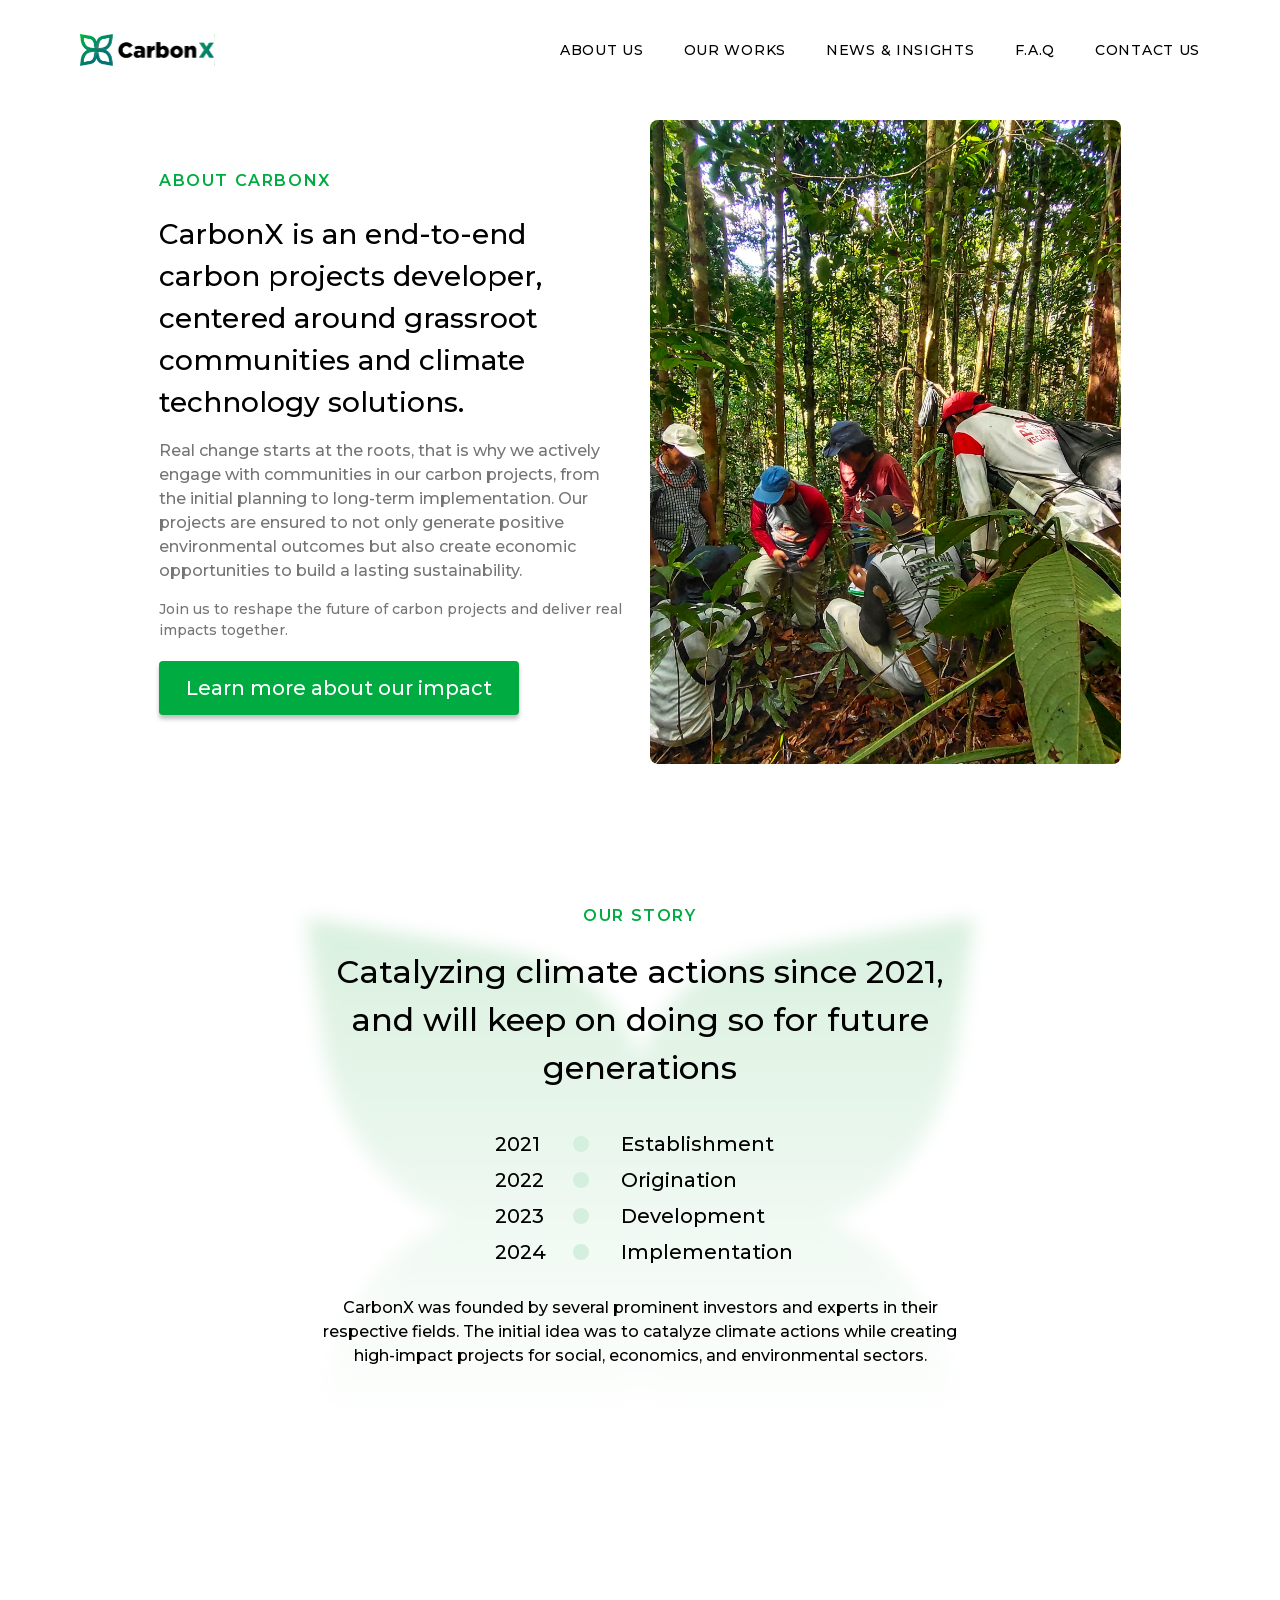
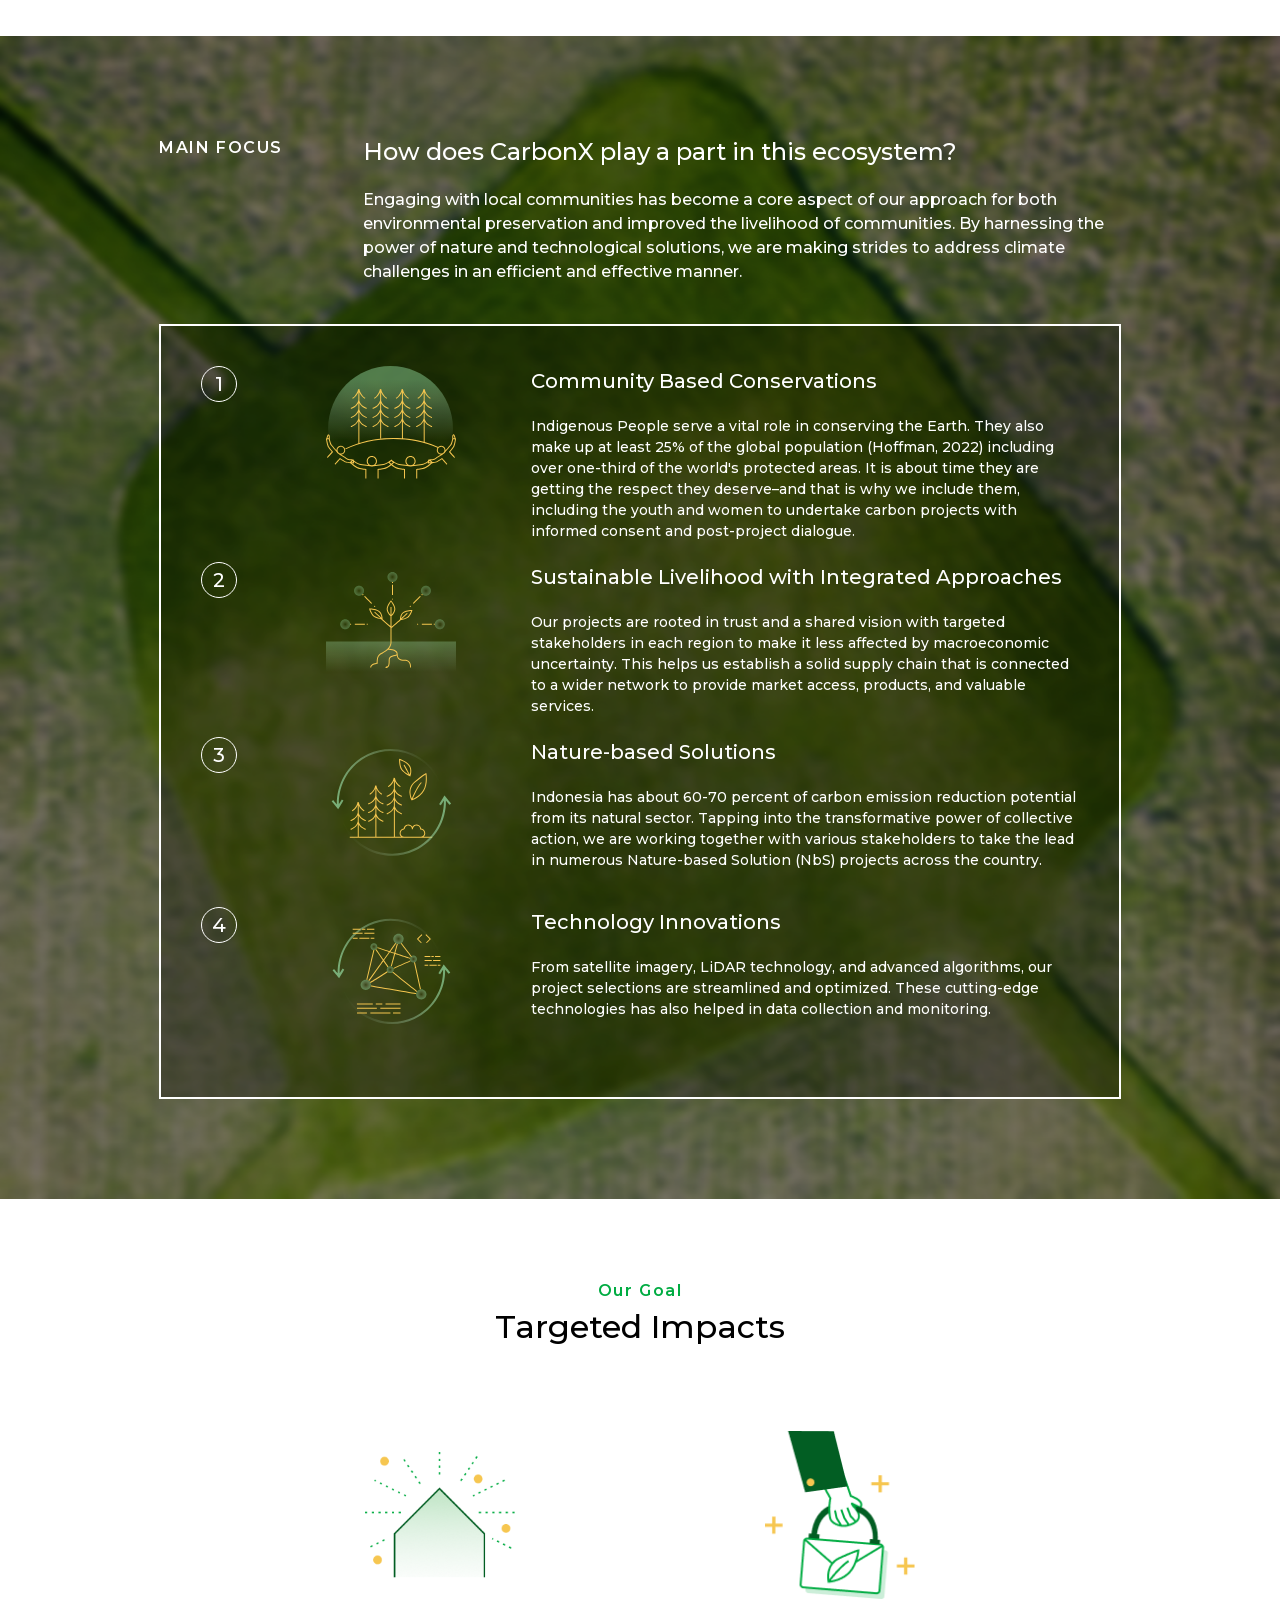
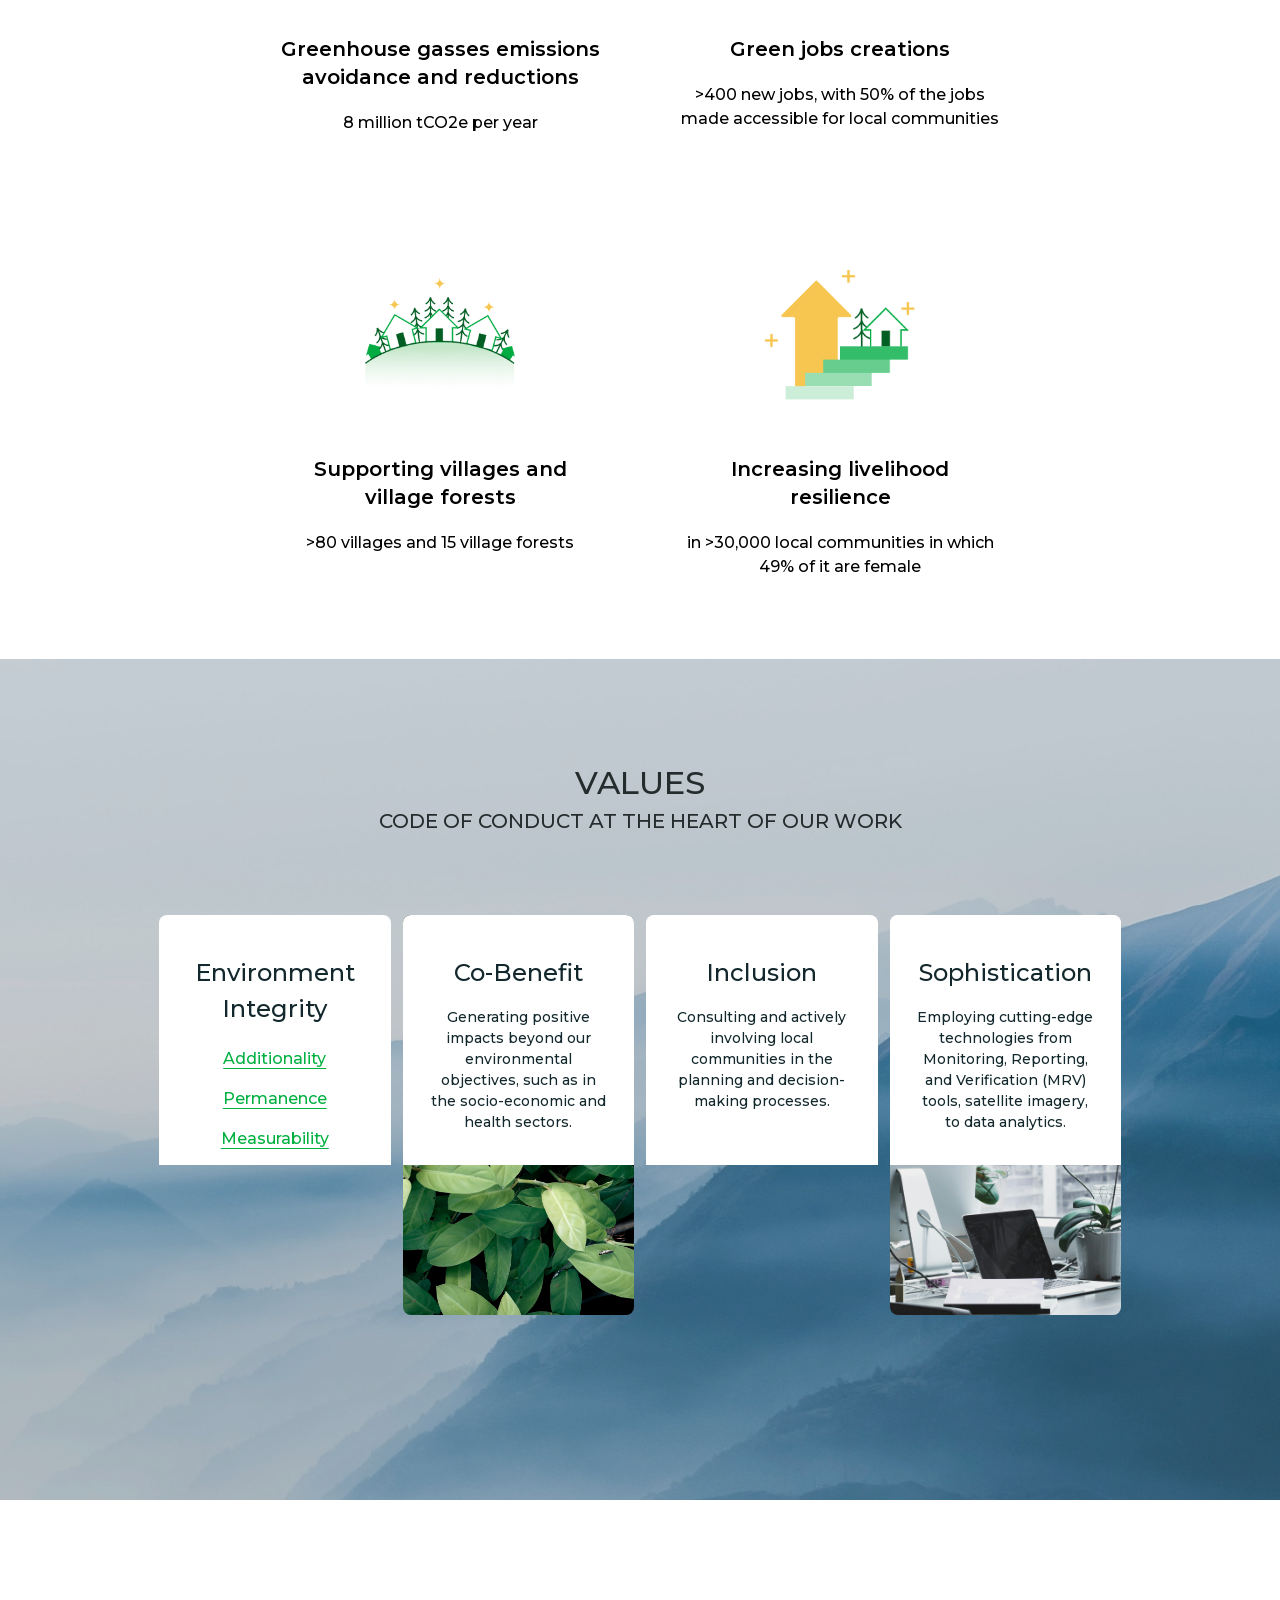
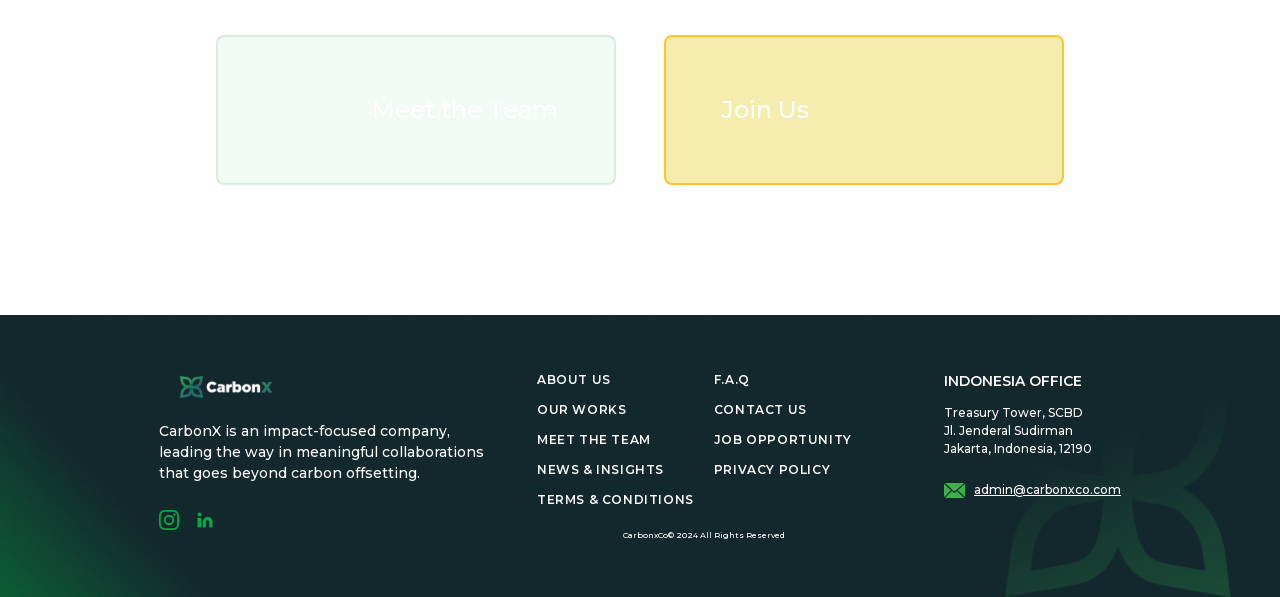
<file: about/index.html>
<!DOCTYPE html><html lang="en"><head><meta charSet="utf-8"/><meta name="viewport" content="width=device-width, initial-scale=1"/><link rel="stylesheet" href="/_next/static/css/3b4567dc17a296d3.css" crossorigin="" data-precedence="next"/><link rel="preload" as="script" fetchPriority="low" href="/_next/static/chunks/webpack-f6d367a908612e36.js" crossorigin=""/><script src="/_next/static/chunks/fd9d1056-3267ae85bcfda482.js" async="" crossorigin=""></script><script src="/_next/static/chunks/938-5064a08069773ac5.js" async="" crossorigin=""></script><script src="/_next/static/chunks/main-app-4e748a0f97928636.js" async="" crossorigin=""></script><script src="/_next/static/chunks/dc112a36-3b53e071b07ef314.js" async=""></script><script src="/_next/static/chunks/250-7f24effe9f352000.js" async=""></script><script src="/_next/static/chunks/644-b5a2b31b8eecede8.js" async=""></script><script src="/_next/static/chunks/818-982a6fd473014c6a.js" async=""></script><script src="/_next/static/chunks/531-29ca5be7863e8ded.js" async=""></script><script src="/_next/static/chunks/app/about/page-5aa64b3124196a19.js" async=""></script><script src="/_next/static/chunks/app/layout-532a8e9da59ddb2e.js" async=""></script><script src="/_next/static/chunks/503-990276ae78938b6c.js" async=""></script><script src="/_next/static/chunks/app/page-59a50ef7922b0fa5.js" async=""></script><title>About | Carbonxco</title><meta name="description" content="CarbonX is an end-to-end carbon projects facilitator, committed to design a sustainable growth for businesses, involving community and conservation."/><meta property="og:title" content="Carbonxco"/><meta property="og:description" content="Join CarbonX in empowering communities through quality carbon projects by leveraging climate technology solutions, for a more sustainable future."/><meta property="og:url" content="https://www.carbonxco.com/"/><meta property="og:image" content="https://www.carbonxco.com/carbonxco-og.jpg"/><meta property="og:image:width" content="1200"/><meta property="og:image:height" content="630"/><meta property="og:image:alt" content="Carbonxco open graph image"/><meta property="og:type" content="website"/><meta name="twitter:card" content="summary_large_image"/><meta name="twitter:title" content="Carbonxco"/><meta name="twitter:description" content="Join CarbonX in empowering communities through quality carbon projects by leveraging climate technology solutions, for a more sustainable future."/><meta name="twitter:image" content="https://www.carbonxco.com/carbonxco-og.jpg"/><meta name="twitter:image:width" content="1200"/><meta name="twitter:image:height" content="630"/><meta name="twitter:image:alt" content="Carbonxco open graph image"/><link rel="icon" href="/favicon.ico" type="image/x-icon" sizes="32x32"/><meta name="google-site-verification" content="V4-jqIYjS8SUgmCC_to9shf6Xzgp_-9ayVk7YSzKS-E"/><script src="/_next/static/chunks/polyfills-c67a75d1b6f99dc8.js" crossorigin="" noModule=""></script></head><body class="__className_069ab3 antialiased"><style>#nprogress{pointer-events:none}#nprogress .bar{background:#29d;position:fixed;z-index:1600;top: 0;left:0;width:100%;height:3px}#nprogress .peg{display:block;position:absolute;right:0;width:100px;height:100%;box-shadow:0 0 10px #29d,0 0 5px #29d;opacity:1;-webkit-transform:rotate(3deg) translate(0px,-4px);-ms-transform:rotate(3deg) translate(0px,-4px);transform:rotate(3deg) translate(0px,-4px)}#nprogress .spinner{display:block;position:fixed;z-index:1600;top: 15px;right:15px}#nprogress .spinner-icon{width:18px;height:18px;box-sizing:border-box;border:2px solid transparent;border-top-color:#29d;border-left-color:#29d;border-radius:50%;-webkit-animation:nprogress-spinner 400ms linear infinite;animation:nprogress-spinner 400ms linear infinite}.nprogress-custom-parent{overflow:hidden;position:relative}.nprogress-custom-parent #nprogress .bar,.nprogress-custom-parent #nprogress .spinner{position:absolute}@-webkit-keyframes nprogress-spinner{0%{-webkit-transform:rotate(0deg)}100%{-webkit-transform:rotate(360deg)}}@keyframes nprogress-spinner{0%{transform:rotate(0deg)}100%{transform:rotate(360deg)}}</style><div class="bg-white flex justify-between items-center h-[80px] p-3 md:p-5 md:pt-10 md:px-20"><a href="/"><img alt="carbonxco" loading="lazy" width="135" height="32" decoding="async" data-nimg="1" style="color:transparent" src="/assets/carbonxco-logo.svg"/></a><nav><div class="hidden lg:flex gap-10 items-center"><a class="tracking-wider text-[14px] font-medium text-center hover:text-[#00B040]" href="/about/">ABOUT US</a><a class="tracking-wider text-[14px] font-medium text-center hover:text-[#00B040]" href="/works/">OUR WORKS</a><a class="tracking-wider text-[14px] font-medium text-center hover:text-[#00B040]" href="/news/">NEWS &amp; INSIGHTS</a><a class="tracking-wider text-[14px] font-medium text-center hover:text-[#00B040]" href="/faq/">F.A.Q</a><a class="tracking-wider text-[14px] font-medium text-center hover:text-[#00B040]" href="/contact-us/">CONTACT US</a></div><div class="block lg:hidden"><button><img alt="menu" loading="lazy" width="40" height="40" decoding="async" data-nimg="1" style="color:transparent" src="/assets/menu-icon.svg"/></button></div></nav></div><!--$!--><template data-dgst="NEXT_DYNAMIC_NO_SSR_CODE"></template><!--/$--><div class="px-4 lg:px-[120px] xl:px-[159px] bg-[#13282D] md:bg-transparent py-5 md:py-14 relative"><footer><div class="hidden relative z-20 md:flex justify-between items-start flex-col md:flex-row gap-x-2"><div class="flex justify-between items-start gap-12 flex-col md:flex-row"><div><a href="/"><div class="w-[135px] h-[32px] relative"><img alt="carbonxco" loading="lazy" decoding="async" data-nimg="fill" class="object-contain" style="position:absolute;height:100%;width:100%;left:0;top:0;right:0;bottom:0;color:transparent" src="/assets/footer-logo.png"/></div></a><p class="mt-[18px] mb-[26px] max-w-[330px] font-medium text-white text-[14px]">CarbonX is an impact-focused company, leading the way in meaningful collaborations that goes beyond carbon offsetting.</p><div class="hidden lg:flex flex-row justify-start gap-4"><a target="_blank" href="https://www.instagram.com/carbonx.id/"><svg xmlns="http://www.w3.org/2000/svg" class="hover:stroke-[#8ACE94] hover:fill-[#8ACE94]" width="20" height="20" fill="none"><path fill="#00AC42" d="M10 0C7.282 0 6.943.013 5.879.058 4.81.111 4.088.276 3.45.524c-.657.257-1.217.6-1.77 1.156A4.849 4.849 0 0 0 .524 3.45C.276 4.088.11 4.81.058 5.88.01 6.943 0 7.282 0 10c0 2.719.013 3.057.058 4.121.053 1.065.218 1.791.466 2.429.257.657.6 1.217 1.156 1.77a4.848 4.848 0 0 0 1.77 1.156c.638.245 1.364.413 2.429.466C6.943 19.99 7.282 20 10 20c2.719 0 3.057-.013 4.121-.058 1.065-.053 1.791-.222 2.429-.466a4.905 4.905 0 0 0 1.77-1.156 4.823 4.823 0 0 0 1.156-1.77c.245-.638.413-1.364.466-2.429C19.99 13.057 20 12.72 20 10c0-2.718-.013-3.057-.058-4.121-.053-1.065-.222-1.795-.466-2.429a4.905 4.905 0 0 0-1.156-1.77A4.823 4.823 0 0 0 16.55.524C15.912.276 15.186.11 14.12.058 13.057.01 12.72 0 10 0Zm0 1.8c2.67 0 2.989.013 4.044.058.973.046 1.503.209 1.855.346.47.182.798.397 1.153.748.348.348.563.68.745 1.15.137.352.3.882.345 1.855.045 1.055.058 1.375.058 4.044 0 2.669-.013 2.988-.061 4.043-.053.973-.215 1.504-.352 1.855-.19.47-.401.798-.75 1.153a3.155 3.155 0 0 1-1.152.745c-.348.138-.886.3-1.863.346-1.06.045-1.373.058-4.05.058-2.676 0-2.988-.013-4.05-.062-.973-.052-1.51-.215-1.862-.352-.475-.19-.8-.4-1.15-.75a3.004 3.004 0 0 1-.748-1.152c-.14-.347-.3-.885-.352-1.862-.035-1.048-.052-1.373-.052-4.037 0-2.663.017-2.989.052-4.05.052-.977.212-1.514.352-1.862.173-.476.397-.801.748-1.153a2.983 2.983 0 0 1 1.15-.75c.352-.136.876-.299 1.853-.348 1.06-.038 1.373-.052 4.046-.052l.041.03Zm0 3.067a5.132 5.132 0 0 0-5.134 5.134A5.132 5.132 0 0 0 10 15.135a5.132 5.132 0 0 0 5.134-5.134A5.132 5.132 0 0 0 10 4.867Zm0 8.468A3.331 3.331 0 0 1 6.666 10 3.331 3.331 0 0 1 10 6.668 3.331 3.331 0 0 1 13.334 10 3.331 3.331 0 0 1 10 13.335Zm6.54-8.673a1.202 1.202 0 0 1-2.402 0 1.202 1.202 0 0 1 2.403 0Z"></path></svg></a><a target="_blank" href="https://www.linkedin.com/company/carbonx-investments/"><svg xmlns="http://www.w3.org/2000/svg" class="hover:stroke-[#8ACE94] hover:fill-[#8ACE94]" width="20" height="20" fill="none"><path fill="#00AC42" d="M12.625 7a4.858 4.858 0 0 0-4.875 4.85v4.9a.75.75 0 0 0 .75.75h1.75a.75.75 0 0 0 .75-.75v-4.9a1.618 1.618 0 0 1 1.791-1.608 1.667 1.667 0 0 1 1.459 1.666v4.842a.75.75 0 0 0 .75.75h1.75a.75.75 0 0 0 .75-.75v-4.9A4.858 4.858 0 0 0 12.625 7ZM5.5 7.75H3.25a.75.75 0 0 0-.75.75v8.25c0 .414.336.75.75.75H5.5a.75.75 0 0 0 .75-.75V8.5a.75.75 0 0 0-.75-.75ZM4.375 6.25a1.875 1.875 0 1 0 0-3.75 1.875 1.875 0 0 0 0 3.75Z"></path></svg></a></div><p class="block lg:hidden font-medium text-white text-[8px]">CarbonxCo© 2024 All Rights Reserved</p></div><div class="flex justify-start items-start lg:justify-center flex-col lg:items-center"><div class="grid grid-cols-2 gap-y-3 gap-x-5"><a class="tracking-wider text-[12px] text-white text-start font-semibold hover:text-[#00B040]" href="/about/">ABOUT US</a><a class="tracking-wider text-[12px] text-white text-start font-semibold hover:text-[#00B040]" href="/faq/">F.A.Q</a><a class="tracking-wider text-[12px] text-white text-start font-semibold hover:text-[#00B040]" href="/works/">OUR WORKS</a><a class="tracking-wider text-[12px] text-white text-start font-semibold hover:text-[#00B040]" href="/contact-us/">CONTACT US</a><a class="tracking-wider text-[12px] text-white text-start font-semibold hover:text-[#00B040]" href="/teams/">MEET THE TEAM</a><a class="tracking-wider text-[12px] text-white text-start font-semibold hover:text-[#00B040]" href="/career/">JOB OPPORTUNITY</a><a class="tracking-wider text-[12px] text-white text-start font-semibold hover:text-[#00B040]" href="/news/">NEWS &amp; INSIGHTS</a><a class="tracking-wider text-[12px] text-white text-start font-semibold hover:text-[#00B040]" href="/pp/">PRIVACY POLICY</a><a class="tracking-wider text-[12px] text-white text-start font-semibold hover:text-[#00B040]" href="/tc/">TERMS &amp; CONDITIONS</a></div><p class="hidden lg:block font-medium text-white text-[8px] mt-5">CarbonxCo© 2024 All Rights Reserved</p></div></div><div class="mt-10 md:mt-0"><p class="font-semibold text-white text-[14px]">INDONESIA OFFICE</p><p class="mt-3 mb-6 font-medium text-white text-[12px]">Treasury Tower, SCBD<br/>Jl. Jenderal Sudirman<br/>Jakarta, Indonesia, 12190</p><a href="mailto:admin@carbonxco.com" class="flex flex-row flex-nowrap items-center gap-2"><svg xmlns="http://www.w3.org/2000/svg" width="22" height="15" fill="none"><path fill="#3EB049" d="M20.232 0H.903l.857.778c.856.778 1.711 1.557 2.568 2.334a7001.57 7001.57 0 0 0 5.264 4.771c.236.214.475.423.709.639.061.056.098.059.163.002.782-.687 1.567-1.372 2.353-2.056 1.075-.936 2.152-1.87 3.228-2.806l1.996-1.74L20.12.103c.034-.029.064-.06.111-.104Z"></path><path fill="#3EB049" d="M.852 15h19.397c-.18-.21-.386-.37-.576-.545-.675-.626-1.354-1.248-2.033-1.871l-2.811-2.58c-.606-.555-1.214-1.109-1.818-1.666-.24-.221-.237-.224-.48-.012l-1.972 1.717c-.199.172-.198.17-.395-.009-.705-.641-1.413-1.28-2.115-1.927-.097-.089-.147-.08-.237.009-2.285 2.26-4.573 4.519-6.86 6.777-.03.03-.059.061-.1.107ZM21.16 14.168V.813c-.226.194-.431.369-.635.546l-4.467 3.889c-.756.659-1.512 1.319-2.27 1.976-.08.07-.089.113-.005.19.795.724 1.585 1.452 2.377 2.179a6623.601 6623.601 0 0 1 4.772 4.384c.068.062.14.118.228.192ZM0 .826V14.13c.155-.109.265-.242.386-.362 1.277-1.26 2.55-2.524 3.826-3.786.894-.883 1.786-1.768 2.686-2.645.12-.118.103-.175-.012-.278-.864-.778-1.722-1.562-2.583-2.343-.938-.85-1.876-1.701-2.816-2.55C1 1.725.511 1.286 0 .826Z"></path></svg><span class="font-medium text-xs text-white underline">admin@carbonxco.com</span></a><div class="flex lg:hidden flex-row justify-start gap-4 mt-5"><a target="_blank" href="https://www.instagram.com/carbonx.id/"><svg xmlns="http://www.w3.org/2000/svg" class="hover:stroke-[#8ACE94] hover:fill-[#8ACE94]" width="20" height="20" fill="none"><path fill="#00AC42" d="M10 0C7.282 0 6.943.013 5.879.058 4.81.111 4.088.276 3.45.524c-.657.257-1.217.6-1.77 1.156A4.849 4.849 0 0 0 .524 3.45C.276 4.088.11 4.81.058 5.88.01 6.943 0 7.282 0 10c0 2.719.013 3.057.058 4.121.053 1.065.218 1.791.466 2.429.257.657.6 1.217 1.156 1.77a4.848 4.848 0 0 0 1.77 1.156c.638.245 1.364.413 2.429.466C6.943 19.99 7.282 20 10 20c2.719 0 3.057-.013 4.121-.058 1.065-.053 1.791-.222 2.429-.466a4.905 4.905 0 0 0 1.77-1.156 4.823 4.823 0 0 0 1.156-1.77c.245-.638.413-1.364.466-2.429C19.99 13.057 20 12.72 20 10c0-2.718-.013-3.057-.058-4.121-.053-1.065-.222-1.795-.466-2.429a4.905 4.905 0 0 0-1.156-1.77A4.823 4.823 0 0 0 16.55.524C15.912.276 15.186.11 14.12.058 13.057.01 12.72 0 10 0Zm0 1.8c2.67 0 2.989.013 4.044.058.973.046 1.503.209 1.855.346.47.182.798.397 1.153.748.348.348.563.68.745 1.15.137.352.3.882.345 1.855.045 1.055.058 1.375.058 4.044 0 2.669-.013 2.988-.061 4.043-.053.973-.215 1.504-.352 1.855-.19.47-.401.798-.75 1.153a3.155 3.155 0 0 1-1.152.745c-.348.138-.886.3-1.863.346-1.06.045-1.373.058-4.05.058-2.676 0-2.988-.013-4.05-.062-.973-.052-1.51-.215-1.862-.352-.475-.19-.8-.4-1.15-.75a3.004 3.004 0 0 1-.748-1.152c-.14-.347-.3-.885-.352-1.862-.035-1.048-.052-1.373-.052-4.037 0-2.663.017-2.989.052-4.05.052-.977.212-1.514.352-1.862.173-.476.397-.801.748-1.153a2.983 2.983 0 0 1 1.15-.75c.352-.136.876-.299 1.853-.348 1.06-.038 1.373-.052 4.046-.052l.041.03Zm0 3.067a5.132 5.132 0 0 0-5.134 5.134A5.132 5.132 0 0 0 10 15.135a5.132 5.132 0 0 0 5.134-5.134A5.132 5.132 0 0 0 10 4.867Zm0 8.468A3.331 3.331 0 0 1 6.666 10 3.331 3.331 0 0 1 10 6.668 3.331 3.331 0 0 1 13.334 10 3.331 3.331 0 0 1 10 13.335Zm6.54-8.673a1.202 1.202 0 0 1-2.402 0 1.202 1.202 0 0 1 2.403 0Z"></path></svg></a><a target="_blank" href="https://www.linkedin.com/company/carbonx-investments/"><svg xmlns="http://www.w3.org/2000/svg" class="hover:stroke-[#8ACE94] hover:fill-[#8ACE94]" width="20" height="20" fill="none"><path fill="#00AC42" d="M12.625 7a4.858 4.858 0 0 0-4.875 4.85v4.9a.75.75 0 0 0 .75.75h1.75a.75.75 0 0 0 .75-.75v-4.9a1.618 1.618 0 0 1 1.791-1.608 1.667 1.667 0 0 1 1.459 1.666v4.842a.75.75 0 0 0 .75.75h1.75a.75.75 0 0 0 .75-.75v-4.9A4.858 4.858 0 0 0 12.625 7ZM5.5 7.75H3.25a.75.75 0 0 0-.75.75v8.25c0 .414.336.75.75.75H5.5a.75.75 0 0 0 .75-.75V8.5a.75.75 0 0 0-.75-.75ZM4.375 6.25a1.875 1.875 0 1 0 0-3.75 1.875 1.875 0 0 0 0 3.75Z"></path></svg></a></div></div></div><div class="flex md:hidden relative z-20 flex-col"><div class="flex justify-start items-start lg:justify-center flex-col lg:items-center"><div class="grid grid-cols-2 gap-y-3 gap-x-5"><a class="tracking-wider text-[12px] text-white text-start font-semibold hover:text-[#00B040]" href="/about/">ABOUT US</a><a class="tracking-wider text-[12px] text-white text-start font-semibold hover:text-[#00B040]" href="/faq/">F.A.Q</a><a class="tracking-wider text-[12px] text-white text-start font-semibold hover:text-[#00B040]" href="/works/">OUR WORKS</a><a class="tracking-wider text-[12px] text-white text-start font-semibold hover:text-[#00B040]" href="/contact-us/">CONTACT US</a><a class="tracking-wider text-[12px] text-white text-start font-semibold hover:text-[#00B040]" href="/teams/">MEET THE TEAM</a><a class="tracking-wider text-[12px] text-white text-start font-semibold hover:text-[#00B040]" href="/career/">JOB OPPORTUNITY</a><a class="tracking-wider text-[12px] text-white text-start font-semibold hover:text-[#00B040]" href="/news/">NEWS &amp; INSIGHTS</a><a class="tracking-wider text-[12px] text-white text-start font-semibold hover:text-[#00B040]" href="/pp/">PRIVACY POLICY</a><a class="tracking-wider text-[12px] text-white text-start font-semibold hover:text-[#00B040]" href="/tc/">TERMS &amp; CONDITIONS</a></div><p class="hidden lg:block font-medium text-white text-[8px] mt-5">CarbonxCo© 2024 All Rights Reserved</p></div><div class="mt-10 md:mt-0"><p class="font-semibold text-white text-[14px]">INDONESIA OFFICE</p><p class="mt-3 mb-6 font-medium text-white text-[12px]">Treasury Tower, SCBD<br/>Jl. Jenderal Sudirman<br/>Jakarta, Indonesia, 12190</p><a href="mailto:admin@carbonxco.com" class="flex flex-row flex-nowrap items-center gap-2"><svg xmlns="http://www.w3.org/2000/svg" width="22" height="15" fill="none"><path fill="#3EB049" d="M20.232 0H.903l.857.778c.856.778 1.711 1.557 2.568 2.334a7001.57 7001.57 0 0 0 5.264 4.771c.236.214.475.423.709.639.061.056.098.059.163.002.782-.687 1.567-1.372 2.353-2.056 1.075-.936 2.152-1.87 3.228-2.806l1.996-1.74L20.12.103c.034-.029.064-.06.111-.104Z"></path><path fill="#3EB049" d="M.852 15h19.397c-.18-.21-.386-.37-.576-.545-.675-.626-1.354-1.248-2.033-1.871l-2.811-2.58c-.606-.555-1.214-1.109-1.818-1.666-.24-.221-.237-.224-.48-.012l-1.972 1.717c-.199.172-.198.17-.395-.009-.705-.641-1.413-1.28-2.115-1.927-.097-.089-.147-.08-.237.009-2.285 2.26-4.573 4.519-6.86 6.777-.03.03-.059.061-.1.107ZM21.16 14.168V.813c-.226.194-.431.369-.635.546l-4.467 3.889c-.756.659-1.512 1.319-2.27 1.976-.08.07-.089.113-.005.19.795.724 1.585 1.452 2.377 2.179a6623.601 6623.601 0 0 1 4.772 4.384c.068.062.14.118.228.192ZM0 .826V14.13c.155-.109.265-.242.386-.362 1.277-1.26 2.55-2.524 3.826-3.786.894-.883 1.786-1.768 2.686-2.645.12-.118.103-.175-.012-.278-.864-.778-1.722-1.562-2.583-2.343-.938-.85-1.876-1.701-2.816-2.55C1 1.725.511 1.286 0 .826Z"></path></svg><span class="font-medium text-xs text-white underline">admin@carbonxco.com</span></a><div class="flex lg:hidden flex-row justify-start gap-4 mt-5"><a target="_blank" href="https://www.instagram.com/carbonx.id/"><svg xmlns="http://www.w3.org/2000/svg" class="hover:stroke-[#8ACE94] hover:fill-[#8ACE94]" width="20" height="20" fill="none"><path fill="#00AC42" d="M10 0C7.282 0 6.943.013 5.879.058 4.81.111 4.088.276 3.45.524c-.657.257-1.217.6-1.77 1.156A4.849 4.849 0 0 0 .524 3.45C.276 4.088.11 4.81.058 5.88.01 6.943 0 7.282 0 10c0 2.719.013 3.057.058 4.121.053 1.065.218 1.791.466 2.429.257.657.6 1.217 1.156 1.77a4.848 4.848 0 0 0 1.77 1.156c.638.245 1.364.413 2.429.466C6.943 19.99 7.282 20 10 20c2.719 0 3.057-.013 4.121-.058 1.065-.053 1.791-.222 2.429-.466a4.905 4.905 0 0 0 1.77-1.156 4.823 4.823 0 0 0 1.156-1.77c.245-.638.413-1.364.466-2.429C19.99 13.057 20 12.72 20 10c0-2.718-.013-3.057-.058-4.121-.053-1.065-.222-1.795-.466-2.429a4.905 4.905 0 0 0-1.156-1.77A4.823 4.823 0 0 0 16.55.524C15.912.276 15.186.11 14.12.058 13.057.01 12.72 0 10 0Zm0 1.8c2.67 0 2.989.013 4.044.058.973.046 1.503.209 1.855.346.47.182.798.397 1.153.748.348.348.563.68.745 1.15.137.352.3.882.345 1.855.045 1.055.058 1.375.058 4.044 0 2.669-.013 2.988-.061 4.043-.053.973-.215 1.504-.352 1.855-.19.47-.401.798-.75 1.153a3.155 3.155 0 0 1-1.152.745c-.348.138-.886.3-1.863.346-1.06.045-1.373.058-4.05.058-2.676 0-2.988-.013-4.05-.062-.973-.052-1.51-.215-1.862-.352-.475-.19-.8-.4-1.15-.75a3.004 3.004 0 0 1-.748-1.152c-.14-.347-.3-.885-.352-1.862-.035-1.048-.052-1.373-.052-4.037 0-2.663.017-2.989.052-4.05.052-.977.212-1.514.352-1.862.173-.476.397-.801.748-1.153a2.983 2.983 0 0 1 1.15-.75c.352-.136.876-.299 1.853-.348 1.06-.038 1.373-.052 4.046-.052l.041.03Zm0 3.067a5.132 5.132 0 0 0-5.134 5.134A5.132 5.132 0 0 0 10 15.135a5.132 5.132 0 0 0 5.134-5.134A5.132 5.132 0 0 0 10 4.867Zm0 8.468A3.331 3.331 0 0 1 6.666 10 3.331 3.331 0 0 1 10 6.668 3.331 3.331 0 0 1 13.334 10 3.331 3.331 0 0 1 10 13.335Zm6.54-8.673a1.202 1.202 0 0 1-2.402 0 1.202 1.202 0 0 1 2.403 0Z"></path></svg></a><a target="_blank" href="https://www.linkedin.com/company/carbonx-investments/"><svg xmlns="http://www.w3.org/2000/svg" class="hover:stroke-[#8ACE94] hover:fill-[#8ACE94]" width="20" height="20" fill="none"><path fill="#00AC42" d="M12.625 7a4.858 4.858 0 0 0-4.875 4.85v4.9a.75.75 0 0 0 .75.75h1.75a.75.75 0 0 0 .75-.75v-4.9a1.618 1.618 0 0 1 1.791-1.608 1.667 1.667 0 0 1 1.459 1.666v4.842a.75.75 0 0 0 .75.75h1.75a.75.75 0 0 0 .75-.75v-4.9A4.858 4.858 0 0 0 12.625 7ZM5.5 7.75H3.25a.75.75 0 0 0-.75.75v8.25c0 .414.336.75.75.75H5.5a.75.75 0 0 0 .75-.75V8.5a.75.75 0 0 0-.75-.75ZM4.375 6.25a1.875 1.875 0 1 0 0-3.75 1.875 1.875 0 0 0 0 3.75Z"></path></svg></a></div></div><div class="mt-10"><div><a href="/"><div class="w-[135px] h-[32px] relative"><img alt="carbonxco" loading="lazy" decoding="async" data-nimg="fill" class="object-contain" style="position:absolute;height:100%;width:100%;left:0;top:0;right:0;bottom:0;color:transparent" src="/assets/footer-logo.png"/></div></a><p class="mt-[18px] mb-[26px] max-w-[330px] font-medium text-white text-[14px]">CarbonX is an impact-focused company, leading the way in meaningful collaborations that goes beyond carbon offsetting.</p><div class="hidden lg:flex flex-row justify-start gap-4"><a target="_blank" href="https://www.instagram.com/carbonx.id/"><svg xmlns="http://www.w3.org/2000/svg" class="hover:stroke-[#8ACE94] hover:fill-[#8ACE94]" width="20" height="20" fill="none"><path fill="#00AC42" d="M10 0C7.282 0 6.943.013 5.879.058 4.81.111 4.088.276 3.45.524c-.657.257-1.217.6-1.77 1.156A4.849 4.849 0 0 0 .524 3.45C.276 4.088.11 4.81.058 5.88.01 6.943 0 7.282 0 10c0 2.719.013 3.057.058 4.121.053 1.065.218 1.791.466 2.429.257.657.6 1.217 1.156 1.77a4.848 4.848 0 0 0 1.77 1.156c.638.245 1.364.413 2.429.466C6.943 19.99 7.282 20 10 20c2.719 0 3.057-.013 4.121-.058 1.065-.053 1.791-.222 2.429-.466a4.905 4.905 0 0 0 1.77-1.156 4.823 4.823 0 0 0 1.156-1.77c.245-.638.413-1.364.466-2.429C19.99 13.057 20 12.72 20 10c0-2.718-.013-3.057-.058-4.121-.053-1.065-.222-1.795-.466-2.429a4.905 4.905 0 0 0-1.156-1.77A4.823 4.823 0 0 0 16.55.524C15.912.276 15.186.11 14.12.058 13.057.01 12.72 0 10 0Zm0 1.8c2.67 0 2.989.013 4.044.058.973.046 1.503.209 1.855.346.47.182.798.397 1.153.748.348.348.563.68.745 1.15.137.352.3.882.345 1.855.045 1.055.058 1.375.058 4.044 0 2.669-.013 2.988-.061 4.043-.053.973-.215 1.504-.352 1.855-.19.47-.401.798-.75 1.153a3.155 3.155 0 0 1-1.152.745c-.348.138-.886.3-1.863.346-1.06.045-1.373.058-4.05.058-2.676 0-2.988-.013-4.05-.062-.973-.052-1.51-.215-1.862-.352-.475-.19-.8-.4-1.15-.75a3.004 3.004 0 0 1-.748-1.152c-.14-.347-.3-.885-.352-1.862-.035-1.048-.052-1.373-.052-4.037 0-2.663.017-2.989.052-4.05.052-.977.212-1.514.352-1.862.173-.476.397-.801.748-1.153a2.983 2.983 0 0 1 1.15-.75c.352-.136.876-.299 1.853-.348 1.06-.038 1.373-.052 4.046-.052l.041.03Zm0 3.067a5.132 5.132 0 0 0-5.134 5.134A5.132 5.132 0 0 0 10 15.135a5.132 5.132 0 0 0 5.134-5.134A5.132 5.132 0 0 0 10 4.867Zm0 8.468A3.331 3.331 0 0 1 6.666 10 3.331 3.331 0 0 1 10 6.668 3.331 3.331 0 0 1 13.334 10 3.331 3.331 0 0 1 10 13.335Zm6.54-8.673a1.202 1.202 0 0 1-2.402 0 1.202 1.202 0 0 1 2.403 0Z"></path></svg></a><a target="_blank" href="https://www.linkedin.com/company/carbonx-investments/"><svg xmlns="http://www.w3.org/2000/svg" class="hover:stroke-[#8ACE94] hover:fill-[#8ACE94]" width="20" height="20" fill="none"><path fill="#00AC42" d="M12.625 7a4.858 4.858 0 0 0-4.875 4.85v4.9a.75.75 0 0 0 .75.75h1.75a.75.75 0 0 0 .75-.75v-4.9a1.618 1.618 0 0 1 1.791-1.608 1.667 1.667 0 0 1 1.459 1.666v4.842a.75.75 0 0 0 .75.75h1.75a.75.75 0 0 0 .75-.75v-4.9A4.858 4.858 0 0 0 12.625 7ZM5.5 7.75H3.25a.75.75 0 0 0-.75.75v8.25c0 .414.336.75.75.75H5.5a.75.75 0 0 0 .75-.75V8.5a.75.75 0 0 0-.75-.75ZM4.375 6.25a1.875 1.875 0 1 0 0-3.75 1.875 1.875 0 0 0 0 3.75Z"></path></svg></a></div><p class="block lg:hidden font-medium text-white text-[8px]">CarbonxCo© 2024 All Rights Reserved</p></div></div></div><img alt="carbonx footer" loading="lazy" decoding="async" data-nimg="fill" class="z-10 hidden md:block absolute top-0 left-0 object-cover" style="position:absolute;height:100%;width:100%;left:0;top:0;right:0;bottom:0;color:transparent" src="/assets/footer-bg.png"/></footer></div><script src="/_next/static/chunks/webpack-f6d367a908612e36.js" crossorigin="" async=""></script><script>(self.__next_f=self.__next_f||[]).push([0]);self.__next_f.push([2,null])</script><script>self.__next_f.push([1,"1:HL[\"/_next/static/css/3b4567dc17a296d3.css\",\"style\",{\"crossOrigin\":\"\"}]\n0:\"$L2\"\n"])</script><script>self.__next_f.push([1,"3:I[7690,[],\"\"]\n5:\"$Sreact.suspense\"\n6:I[6005,[\"705\",\"static/chunks/dc112a36-3b53e071b07ef314.js\",\"250\",\"static/chunks/250-7f24effe9f352000.js\",\"644\",\"static/chunks/644-b5a2b31b8eecede8.js\",\"818\",\"static/chunks/818-982a6fd473014c6a.js\",\"531\",\"static/chunks/531-29ca5be7863e8ded.js\",\"301\",\"static/chunks/app/about/page-5aa64b3124196a19.js\"],\"NoSSR\"]\n7:I[6841,[\"705\",\"static/chunks/dc112a36-3b53e071b07ef314.js\",\"250\",\"static/chunks/250-7f24effe9f352000.js\",\"644\",\"static/chunks/644-b5a2b31b8eecede8.js\",\"818\",\"sta"])</script><script>self.__next_f.push([1,"tic/chunks/818-982a6fd473014c6a.js\",\"531\",\"static/chunks/531-29ca5be7863e8ded.js\",\"301\",\"static/chunks/app/about/page-5aa64b3124196a19.js\"],\"\"]\n8:I[5613,[],\"\"]\n9:I[1778,[],\"\"]\na:I[3955,[\"250\",\"static/chunks/250-7f24effe9f352000.js\",\"644\",\"static/chunks/644-b5a2b31b8eecede8.js\",\"185\",\"static/chunks/app/layout-532a8e9da59ddb2e.js\"],\"\"]\nb:I[5250,[\"250\",\"static/chunks/250-7f24effe9f352000.js\",\"644\",\"static/chunks/644-b5a2b31b8eecede8.js\",\"503\",\"static/chunks/503-990276ae78938b6c.js\",\"931\",\"static/chunks/app/pag"])</script><script>self.__next_f.push([1,"e-59a50ef7922b0fa5.js\"],\"\"]\nc:I[1749,[\"250\",\"static/chunks/250-7f24effe9f352000.js\",\"644\",\"static/chunks/644-b5a2b31b8eecede8.js\",\"503\",\"static/chunks/503-990276ae78938b6c.js\",\"931\",\"static/chunks/app/page-59a50ef7922b0fa5.js\"],\"Image\"]\nd:I[9885,[\"250\",\"static/chunks/250-7f24effe9f352000.js\",\"644\",\"static/chunks/644-b5a2b31b8eecede8.js\",\"185\",\"static/chunks/app/layout-532a8e9da59ddb2e.js\"],\"Sidebar\"]\n5e:I[8955,[],\"\"]\ne:T69a,"])</script><script>self.__next_f.push([1,"M10 0C7.282 0 6.943.013 5.879.058 4.81.111 4.088.276 3.45.524c-.657.257-1.217.6-1.77 1.156A4.849 4.849 0 0 0 .524 3.45C.276 4.088.11 4.81.058 5.88.01 6.943 0 7.282 0 10c0 2.719.013 3.057.058 4.121.053 1.065.218 1.791.466 2.429.257.657.6 1.217 1.156 1.77a4.848 4.848 0 0 0 1.77 1.156c.638.245 1.364.413 2.429.466C6.943 19.99 7.282 20 10 20c2.719 0 3.057-.013 4.121-.058 1.065-.053 1.791-.222 2.429-.466a4.905 4.905 0 0 0 1.77-1.156 4.823 4.823 0 0 0 1.156-1.77c.245-.638.413-1.364.466-2.429C19.99 13.057 20 12.72 20 10c0-2.718-.013-3.057-.058-4.121-.053-1.065-.222-1.795-.466-2.429a4.905 4.905 0 0 0-1.156-1.77A4.823 4.823 0 0 0 16.55.524C15.912.276 15.186.11 14.12.058 13.057.01 12.72 0 10 0Zm0 1.8c2.67 0 2.989.013 4.044.058.973.046 1.503.209 1.855.346.47.182.798.397 1.153.748.348.348.563.68.745 1.15.137.352.3.882.345 1.855.045 1.055.058 1.375.058 4.044 0 2.669-.013 2.988-.061 4.043-.053.973-.215 1.504-.352 1.855-.19.47-.401.798-.75 1.153a3.155 3.155 0 0 1-1.152.745c-.348.138-.886.3-1.863.346-1.06.045-1.373.058-4.05.058-2.676 0-2.988-.013-4.05-.062-.973-.052-1.51-.215-1.862-.352-.475-.19-.8-.4-1.15-.75a3.004 3.004 0 0 1-.748-1.152c-.14-.347-.3-.885-.352-1.862-.035-1.048-.052-1.373-.052-4.037 0-2.663.017-2.989.052-4.05.052-.977.212-1.514.352-1.862.173-.476.397-.801.748-1.153a2.983 2.983 0 0 1 1.15-.75c.352-.136.876-.299 1.853-.348 1.06-.038 1.373-.052 4.046-.052l.041.03Zm0 3.067a5.132 5.132 0 0 0-5.134 5.134A5.132 5.132 0 0 0 10 15.135a5.132 5.132 0 0 0 5.134-5.134A5.132 5.132 0 0 0 10 4.867Zm0 8.468A3.331 3.331 0 0 1 6.666 10 3.331 3.331 0 0 1 10 6.668 3.331 3.331 0 0 1 13.334 10 3.331 3.331 0 0 1 10 13.335Zm6.54-8.673a1.202 1.202 0 0 1-2.402 0 1.202 1.202 0 0 1 2.403 0Z"])</script><script>self.__next_f.push([1,"f:T69a,"])</script><script>self.__next_f.push([1,"M10 0C7.282 0 6.943.013 5.879.058 4.81.111 4.088.276 3.45.524c-.657.257-1.217.6-1.77 1.156A4.849 4.849 0 0 0 .524 3.45C.276 4.088.11 4.81.058 5.88.01 6.943 0 7.282 0 10c0 2.719.013 3.057.058 4.121.053 1.065.218 1.791.466 2.429.257.657.6 1.217 1.156 1.77a4.848 4.848 0 0 0 1.77 1.156c.638.245 1.364.413 2.429.466C6.943 19.99 7.282 20 10 20c2.719 0 3.057-.013 4.121-.058 1.065-.053 1.791-.222 2.429-.466a4.905 4.905 0 0 0 1.77-1.156 4.823 4.823 0 0 0 1.156-1.77c.245-.638.413-1.364.466-2.429C19.99 13.057 20 12.72 20 10c0-2.718-.013-3.057-.058-4.121-.053-1.065-.222-1.795-.466-2.429a4.905 4.905 0 0 0-1.156-1.77A4.823 4.823 0 0 0 16.55.524C15.912.276 15.186.11 14.12.058 13.057.01 12.72 0 10 0Zm0 1.8c2.67 0 2.989.013 4.044.058.973.046 1.503.209 1.855.346.47.182.798.397 1.153.748.348.348.563.68.745 1.15.137.352.3.882.345 1.855.045 1.055.058 1.375.058 4.044 0 2.669-.013 2.988-.061 4.043-.053.973-.215 1.504-.352 1.855-.19.47-.401.798-.75 1.153a3.155 3.155 0 0 1-1.152.745c-.348.138-.886.3-1.863.346-1.06.045-1.373.058-4.05.058-2.676 0-2.988-.013-4.05-.062-.973-.052-1.51-.215-1.862-.352-.475-.19-.8-.4-1.15-.75a3.004 3.004 0 0 1-.748-1.152c-.14-.347-.3-.885-.352-1.862-.035-1.048-.052-1.373-.052-4.037 0-2.663.017-2.989.052-4.05.052-.977.212-1.514.352-1.862.173-.476.397-.801.748-1.153a2.983 2.983 0 0 1 1.15-.75c.352-.136.876-.299 1.853-.348 1.06-.038 1.373-.052 4.046-.052l.041.03Zm0 3.067a5.132 5.132 0 0 0-5.134 5.134A5.132 5.132 0 0 0 10 15.135a5.132 5.132 0 0 0 5.134-5.134A5.132 5.132 0 0 0 10 4.867Zm0 8.468A3.331 3.331 0 0 1 6.666 10 3.331 3.331 0 0 1 10 6.668 3.331 3.331 0 0 1 13.334 10 3.331 3.331 0 0 1 10 13.335Zm6.54-8.673a1.202 1.202 0 0 1-2.402 0 1.202 1.202 0 0 1 2.403 0Z"])</script><script>self.__next_f.push([1,"17:{\"className\":\"tracking-wider text-[12px] text-white text-start font-semibold hover:text-[#00B040]\",\"href\":\"/about\",\"children\":\"ABOUT US\"}\n16:[\"$\",\"$Lb\",\"ABOUT US\",\"$17\"]\n19:{\"className\":\"tracking-wider text-[12px] text-white text-start font-semibold hover:text-[#00B040]\",\"href\":\"/faq\",\"children\":\"F.A.Q\"}\n18:[\"$\",\"$Lb\",\"F.A.Q\",\"$19\"]\n1b:{\"className\":\"tracking-wider text-[12px] text-white text-start font-semibold hover:text-[#00B040]\",\"href\":\"/works\",\"children\":\"OUR WORKS\"}\n1a:[\"$\",\"$Lb\",\"OUR WORKS\",\"$1b\"]"])</script><script>self.__next_f.push([1,"\n1d:{\"className\":\"tracking-wider text-[12px] text-white text-start font-semibold hover:text-[#00B040]\",\"href\":\"/contact-us\",\"children\":\"CONTACT US\"}\n1c:[\"$\",\"$Lb\",\"CONTACT US\",\"$1d\"]\n1f:{\"className\":\"tracking-wider text-[12px] text-white text-start font-semibold hover:text-[#00B040]\",\"href\":\"/teams\",\"children\":\"MEET THE TEAM\"}\n1e:[\"$\",\"$Lb\",\"MEET THE TEAM\",\"$1f\"]\n21:{\"className\":\"tracking-wider text-[12px] text-white text-start font-semibold hover:text-[#00B040]\",\"href\":\"/career\",\"children\":\"JOB OPPORTUNITY"])</script><script>self.__next_f.push([1,"\"}\n20:[\"$\",\"$Lb\",\"JOB OPPORTUNITY\",\"$21\"]\n23:{\"className\":\"tracking-wider text-[12px] text-white text-start font-semibold hover:text-[#00B040]\",\"href\":\"/news\",\"children\":\"NEWS \u0026 INSIGHTS\"}\n22:[\"$\",\"$Lb\",\"NEWS \u0026 INSIGHTS\",\"$23\"]\n25:{\"className\":\"tracking-wider text-[12px] text-white text-start font-semibold hover:text-[#00B040]\",\"href\":\"/pp\",\"children\":\"PRIVACY POLICY\"}\n24:[\"$\",\"$Lb\",\"PRIVACY POLICY\",\"$25\"]\n27:{\"className\":\"tracking-wider text-[12px] text-white text-start font-semibold hover:text-[#00B040]\","])</script><script>self.__next_f.push([1,"\"href\":\"/tc\",\"children\":\"TERMS \u0026 CONDITIONS\"}\n26:[\"$\",\"$Lb\",\"TERMS \u0026 CONDITIONS\",\"$27\"]\n15:[\"$16\",\"$18\",\"$1a\",\"$1c\",\"$1e\",\"$20\",\"$22\",\"$24\",\"$26\"]\n14:{\"className\":\"grid grid-cols-2 gap-y-3 gap-x-5\",\"children\":\"$15\"}\n13:[\"$\",\"div\",null,\"$14\"]\n29:{\"className\":\"hidden lg:block font-medium text-white text-[8px] mt-5\",\"children\":\"CarbonxCo© 2024 All Rights Reserved\"}\n28:[\"$\",\"p\",null,\"$29\"]\n12:[\"$13\",\"$28\"]\n11:{\"className\":\"flex justify-start items-start lg:justify-center flex-col lg:items-center\",\"children\":\"$"])</script><script>self.__next_f.push([1,"12\"}\n10:[\"$\",\"div\",null,\"$11\"]\n2e:{\"className\":\"font-semibold text-white text-[14px]\",\"children\":\"INDONESIA OFFICE\"}\n2d:[\"$\",\"p\",null,\"$2e\"]\n33:{}\n32:[\"$\",\"br\",null,\"$33\"]\n35:{}\n34:[\"$\",\"br\",null,\"$35\"]\n31:[\"Treasury Tower, SCBD\",\"$32\",\"Jl. Jenderal Sudirman\",\"$34\",\"Jakarta, Indonesia, 12190\"]\n30:{\"className\":\"mt-3 mb-6 font-medium text-white text-[12px]\",\"children\":\"$31\"}\n2f:[\"$\",\"p\",null,\"$30\"]\n"])</script><script>self.__next_f.push([1,"39:[\"$\",\"svg\",null,{\"xmlns\":\"http://www.w3.org/2000/svg\",\"width\":22,\"height\":15,\"fill\":\"none\",\"children\":[[\"$\",\"path\",null,{\"fill\":\"#3EB049\",\"d\":\"M20.232 0H.903l.857.778c.856.778 1.711 1.557 2.568 2.334a7001.57 7001.57 0 0 0 5.264 4.771c.236.214.475.423.709.639.061.056.098.059.163.002.782-.687 1.567-1.372 2.353-2.056 1.075-.936 2.152-1.87 3.228-2.806l1.996-1.74L20.12.103c.034-.029.064-.06.111-.104Z\"}],[\"$\",\"path\",null,{\"fill\":\"#3EB049\",\"d\":\"M.852 15h19.397c-.18-.21-.386-.37-.576-.545-.675-.626-1.354-1.248-2.033-1.871l-2.811-2.58c-.606-.555-1.214-1.109-1.818-1.666-.24-.221-.237-.224-.48-.012l-1.972 1.717c-.199.172-.198.17-.395-.009-.705-.641-1.413-1.28-2.115-1.927-.097-.089-.147-.08-.237.009-2.285 2.26-4.573 4.519-6.86 6.777-.03.03-.059.061-.1.107ZM21.16 14.168V.813c-.226.194-.431.369-.635.546l-4.467 3.889c-.756.659-1.512 1.319-2.27 1.976-.08.07-.089.113-.005.19.795.724 1.585 1.452 2.377 2.179a6623.601 6623.601 0 0 1 4.772 4.384c.068.062.14.118.228.192ZM0 .826V14.13c.155-.109.265-.242.386-.362 1.277-1.26 2.55-2.524 3.826-3.786.894-.883 1.786-1.768 2.686-2.645.12-.118.103-.175-.012-.278-.864-.778-1.722-1.562-2.583-2.343-.938-.85-1.876-1.701-2.816-2.55C1 1.725.511 1.286 0 .826Z\"}]]}]\n"])</script><script>self.__next_f.push([1,"3b:{\"className\":\"font-medium text-xs text-white underline\",\"children\":\"admin@carbonxco.com\"}\n3a:[\"$\",\"span\",null,\"$3b\"]\n38:[\"$39\",\"$3a\"]\n37:{\"href\":\"mailto:admin@carbonxco.com\",\"className\":\"flex flex-row flex-nowrap items-center gap-2\",\"children\":\"$38\"}\n36:[\"$\",\"a\",null,\"$37\"]\n42:T69a,"])</script><script>self.__next_f.push([1,"M10 0C7.282 0 6.943.013 5.879.058 4.81.111 4.088.276 3.45.524c-.657.257-1.217.6-1.77 1.156A4.849 4.849 0 0 0 .524 3.45C.276 4.088.11 4.81.058 5.88.01 6.943 0 7.282 0 10c0 2.719.013 3.057.058 4.121.053 1.065.218 1.791.466 2.429.257.657.6 1.217 1.156 1.77a4.848 4.848 0 0 0 1.77 1.156c.638.245 1.364.413 2.429.466C6.943 19.99 7.282 20 10 20c2.719 0 3.057-.013 4.121-.058 1.065-.053 1.791-.222 2.429-.466a4.905 4.905 0 0 0 1.77-1.156 4.823 4.823 0 0 0 1.156-1.77c.245-.638.413-1.364.466-2.429C19.99 13.057 20 12.72 20 10c0-2.718-.013-3.057-.058-4.121-.053-1.065-.222-1.795-.466-2.429a4.905 4.905 0 0 0-1.156-1.77A4.823 4.823 0 0 0 16.55.524C15.912.276 15.186.11 14.12.058 13.057.01 12.72 0 10 0Zm0 1.8c2.67 0 2.989.013 4.044.058.973.046 1.503.209 1.855.346.47.182.798.397 1.153.748.348.348.563.68.745 1.15.137.352.3.882.345 1.855.045 1.055.058 1.375.058 4.044 0 2.669-.013 2.988-.061 4.043-.053.973-.215 1.504-.352 1.855-.19.47-.401.798-.75 1.153a3.155 3.155 0 0 1-1.152.745c-.348.138-.886.3-1.863.346-1.06.045-1.373.058-4.05.058-2.676 0-2.988-.013-4.05-.062-.973-.052-1.51-.215-1.862-.352-.475-.19-.8-.4-1.15-.75a3.004 3.004 0 0 1-.748-1.152c-.14-.347-.3-.885-.352-1.862-.035-1.048-.052-1.373-.052-4.037 0-2.663.017-2.989.052-4.05.052-.977.212-1.514.352-1.862.173-.476.397-.801.748-1.153a2.983 2.983 0 0 1 1.15-.75c.352-.136.876-.299 1.853-.348 1.06-.038 1.373-.052 4.046-.052l.041.03Zm0 3.067a5.132 5.132 0 0 0-5.134 5.134A5.132 5.132 0 0 0 10 15.135a5.132 5.132 0 0 0 5.134-5.134A5.132 5.132 0 0 0 10 4.867Zm0 8.468A3.331 3.331 0 0 1 6.666 10 3.331 3.331 0 0 1 10 6.668 3.331 3.331 0 0 1 13.334 10 3.331 3.331 0 0 1 10 13.335Zm6.54-8.673a1.202 1.202 0 0 1-2.402 0 1.202 1.202 0 0 1 2.403 0Z"])</script><script>self.__next_f.push([1,"41:[\"$\",\"svg\",null,{\"xmlns\":\"http://www.w3.org/2000/svg\",\"className\":\"hover:stroke-[#8ACE94] hover:fill-[#8ACE94]\",\"width\":20,\"height\":20,\"fill\":\"none\",\"children\":[\"$\",\"path\",null,{\"fill\":\"#00AC42\",\"d\":\"$42\"}]}]\n40:{\"href\":\"https://www.instagram.com/carbonx.id/\",\"target\":\"_blank\",\"children\":\"$41\"}\n3f:[\"$\",\"$Lb\",null,\"$40\"]\n"])</script><script>self.__next_f.push([1,"45:[\"$\",\"svg\",null,{\"xmlns\":\"http://www.w3.org/2000/svg\",\"className\":\"hover:stroke-[#8ACE94] hover:fill-[#8ACE94]\",\"width\":20,\"height\":20,\"fill\":\"none\",\"children\":[\"$\",\"path\",null,{\"fill\":\"#00AC42\",\"d\":\"M12.625 7a4.858 4.858 0 0 0-4.875 4.85v4.9a.75.75 0 0 0 .75.75h1.75a.75.75 0 0 0 .75-.75v-4.9a1.618 1.618 0 0 1 1.791-1.608 1.667 1.667 0 0 1 1.459 1.666v4.842a.75.75 0 0 0 .75.75h1.75a.75.75 0 0 0 .75-.75v-4.9A4.858 4.858 0 0 0 12.625 7ZM5.5 7.75H3.25a.75.75 0 0 0-.75.75v8.25c0 .414.336.75.75.75H5.5a.75.75 0 0 0 .75-.75V8.5a.75.75 0 0 0-.75-.75ZM4.375 6.25a1.875 1.875 0 1 0 0-3.75 1.875 1.875 0 0 0 0 3.75Z\"}]}]\n"])</script><script>self.__next_f.push([1,"44:{\"href\":\"https://www.linkedin.com/company/carbonx-investments/\",\"target\":\"_blank\",\"children\":\"$45\"}\n43:[\"$\",\"$Lb\",null,\"$44\"]\n3e:[\"$3f\",\"$43\"]\n3d:{\"className\":\"flex lg:hidden flex-row justify-start gap-4 mt-5\",\"children\":\"$3e\"}\n3c:[\"$\",\"div\",null,\"$3d\"]\n2c:[\"$2d\",\"$2f\",\"$36\",\"$3c\"]\n2b:{\"className\":\"mt-10 md:mt-0\",\"children\":\"$2c\"}\n2a:[\"$\",\"div\",null,\"$2b\"]\n4e:{\"alt\":\"carbonxco\",\"className\":\"object-contain\",\"src\":\"/assets/footer-logo.png\",\"fill\":true,\"sizes\":\"130\"}\n4d:[\"$\",\"$Lc\",null,\"$4e\"]\n4c:{\"className"])</script><script>self.__next_f.push([1,"\":\"w-[135px] h-[32px] relative\",\"children\":\"$4d\"}\n4b:[\"$\",\"div\",null,\"$4c\"]\n4a:{\"href\":\"/\",\"children\":\"$4b\"}\n49:[\"$\",\"$Lb\",null,\"$4a\"]\n50:{\"className\":\"mt-[18px] mb-[26px] max-w-[330px] font-medium text-white text-[14px]\",\"children\":\"CarbonX is an impact-focused company, leading the way in meaningful collaborations that goes beyond carbon offsetting.\"}\n4f:[\"$\",\"p\",null,\"$50\"]\n57:T69a,"])</script><script>self.__next_f.push([1,"M10 0C7.282 0 6.943.013 5.879.058 4.81.111 4.088.276 3.45.524c-.657.257-1.217.6-1.77 1.156A4.849 4.849 0 0 0 .524 3.45C.276 4.088.11 4.81.058 5.88.01 6.943 0 7.282 0 10c0 2.719.013 3.057.058 4.121.053 1.065.218 1.791.466 2.429.257.657.6 1.217 1.156 1.77a4.848 4.848 0 0 0 1.77 1.156c.638.245 1.364.413 2.429.466C6.943 19.99 7.282 20 10 20c2.719 0 3.057-.013 4.121-.058 1.065-.053 1.791-.222 2.429-.466a4.905 4.905 0 0 0 1.77-1.156 4.823 4.823 0 0 0 1.156-1.77c.245-.638.413-1.364.466-2.429C19.99 13.057 20 12.72 20 10c0-2.718-.013-3.057-.058-4.121-.053-1.065-.222-1.795-.466-2.429a4.905 4.905 0 0 0-1.156-1.77A4.823 4.823 0 0 0 16.55.524C15.912.276 15.186.11 14.12.058 13.057.01 12.72 0 10 0Zm0 1.8c2.67 0 2.989.013 4.044.058.973.046 1.503.209 1.855.346.47.182.798.397 1.153.748.348.348.563.68.745 1.15.137.352.3.882.345 1.855.045 1.055.058 1.375.058 4.044 0 2.669-.013 2.988-.061 4.043-.053.973-.215 1.504-.352 1.855-.19.47-.401.798-.75 1.153a3.155 3.155 0 0 1-1.152.745c-.348.138-.886.3-1.863.346-1.06.045-1.373.058-4.05.058-2.676 0-2.988-.013-4.05-.062-.973-.052-1.51-.215-1.862-.352-.475-.19-.8-.4-1.15-.75a3.004 3.004 0 0 1-.748-1.152c-.14-.347-.3-.885-.352-1.862-.035-1.048-.052-1.373-.052-4.037 0-2.663.017-2.989.052-4.05.052-.977.212-1.514.352-1.862.173-.476.397-.801.748-1.153a2.983 2.983 0 0 1 1.15-.75c.352-.136.876-.299 1.853-.348 1.06-.038 1.373-.052 4.046-.052l.041.03Zm0 3.067a5.132 5.132 0 0 0-5.134 5.134A5.132 5.132 0 0 0 10 15.135a5.132 5.132 0 0 0 5.134-5.134A5.132 5.132 0 0 0 10 4.867Zm0 8.468A3.331 3.331 0 0 1 6.666 10 3.331 3.331 0 0 1 10 6.668 3.331 3.331 0 0 1 13.334 10 3.331 3.331 0 0 1 10 13.335Zm6.54-8.673a1.202 1.202 0 0 1-2.402 0 1.202 1.202 0 0 1 2.403 0Z"])</script><script>self.__next_f.push([1,"56:[\"$\",\"svg\",null,{\"xmlns\":\"http://www.w3.org/2000/svg\",\"className\":\"hover:stroke-[#8ACE94] hover:fill-[#8ACE94]\",\"width\":20,\"height\":20,\"fill\":\"none\",\"children\":[\"$\",\"path\",null,{\"fill\":\"#00AC42\",\"d\":\"$57\"}]}]\n55:{\"href\":\"https://www.instagram.com/carbonx.id/\",\"target\":\"_blank\",\"children\":\"$56\"}\n54:[\"$\",\"$Lb\",null,\"$55\"]\n"])</script><script>self.__next_f.push([1,"5a:[\"$\",\"svg\",null,{\"xmlns\":\"http://www.w3.org/2000/svg\",\"className\":\"hover:stroke-[#8ACE94] hover:fill-[#8ACE94]\",\"width\":20,\"height\":20,\"fill\":\"none\",\"children\":[\"$\",\"path\",null,{\"fill\":\"#00AC42\",\"d\":\"M12.625 7a4.858 4.858 0 0 0-4.875 4.85v4.9a.75.75 0 0 0 .75.75h1.75a.75.75 0 0 0 .75-.75v-4.9a1.618 1.618 0 0 1 1.791-1.608 1.667 1.667 0 0 1 1.459 1.666v4.842a.75.75 0 0 0 .75.75h1.75a.75.75 0 0 0 .75-.75v-4.9A4.858 4.858 0 0 0 12.625 7ZM5.5 7.75H3.25a.75.75 0 0 0-.75.75v8.25c0 .414.336.75.75.75H5.5a.75.75 0 0 0 .75-.75V8.5a.75.75 0 0 0-.75-.75ZM4.375 6.25a1.875 1.875 0 1 0 0-3.75 1.875 1.875 0 0 0 0 3.75Z\"}]}]\n"])</script><script>self.__next_f.push([1,"59:{\"href\":\"https://www.linkedin.com/company/carbonx-investments/\",\"target\":\"_blank\",\"children\":\"$5a\"}\n58:[\"$\",\"$Lb\",null,\"$59\"]\n53:[\"$54\",\"$58\"]\n52:{\"className\":\"hidden lg:flex flex-row justify-start gap-4\",\"children\":\"$53\"}\n51:[\"$\",\"div\",null,\"$52\"]\n5c:{\"className\":\"block lg:hidden font-medium text-white text-[8px]\",\"children\":\"CarbonxCo© 2024 All Rights Reserved\"}\n5b:[\"$\",\"p\",null,\"$5c\"]\n48:[\"$49\",\"$4f\",\"$51\",\"$5b\"]\n47:{\"children\":\"$48\"}\n46:[\"$\",\"div\",null,\"$47\"]\n"])</script><script>self.__next_f.push([1,"2:[[[\"$\",\"link\",\"0\",{\"rel\":\"stylesheet\",\"href\":\"/_next/static/css/3b4567dc17a296d3.css\",\"precedence\":\"next\",\"crossOrigin\":\"\"}]],[\"$\",\"$L3\",null,{\"buildId\":\"MX1f_sVAxbw-FREUS6SsI\",\"assetPrefix\":\"\",\"initialCanonicalUrl\":\"/about/\",\"initialTree\":[\"\",{\"children\":[\"about\",{\"children\":[\"__PAGE__\",{}]}]},\"$undefined\",\"$undefined\",true],\"initialSeedData\":[\"\",{\"children\":[\"about\",{\"children\":[\"__PAGE__\",{},[\"$L4\",[\"$\",\"$5\",null,{\"fallback\":null,\"children\":[\"$\",\"$L6\",null,{\"children\":[\"$\",\"$L7\",null,{}]}]}],null]]},[\"$\",\"$L8\",null,{\"parallelRouterKey\":\"children\",\"segmentPath\":[\"children\",\"about\",\"children\"],\"loading\":\"$undefined\",\"loadingStyles\":\"$undefined\",\"loadingScripts\":\"$undefined\",\"hasLoading\":false,\"error\":\"$undefined\",\"errorStyles\":\"$undefined\",\"errorScripts\":\"$undefined\",\"template\":[\"$\",\"$L9\",null,{}],\"templateStyles\":\"$undefined\",\"templateScripts\":\"$undefined\",\"notFound\":\"$undefined\",\"notFoundStyles\":\"$undefined\",\"styles\":null}]]},[null,[\"$\",\"html\",null,{\"lang\":\"en\",\"children\":[[\"$\",\"meta\",null,{\"name\":\"google-site-verification\",\"content\":\"V4-jqIYjS8SUgmCC_to9shf6Xzgp_-9ayVk7YSzKS-E\"}],[\"$\",\"body\",null,{\"className\":\"__className_069ab3 antialiased\",\"children\":[[\"$\",\"$La\",null,{\"showSpinner\":false}],[\"$\",\"div\",null,{\"className\":\"bg-white flex justify-between items-center h-[80px] p-3 md:p-5 md:pt-10 md:px-20\",\"children\":[[\"$\",\"$Lb\",null,{\"href\":\"/\",\"children\":[\"$\",\"$Lc\",null,{\"alt\":\"carbonxco\",\"src\":\"/assets/carbonxco-logo.svg\",\"width\":\"135\",\"height\":\"32\"}]}],[\"$\",\"nav\",null,{\"children\":[[\"$\",\"div\",null,{\"className\":\"hidden lg:flex gap-10 items-center\",\"children\":[[\"$\",\"$Lb\",\"ABOUT US\",{\"className\":\"tracking-wider text-[14px] font-medium text-center hover:text-[#00B040]\",\"href\":\"/about\",\"children\":\"ABOUT US\"}],[\"$\",\"$Lb\",\"OUR WORKS\",{\"className\":\"tracking-wider text-[14px] font-medium text-center hover:text-[#00B040]\",\"href\":\"/works\",\"children\":\"OUR WORKS\"}],[\"$\",\"$Lb\",\"NEWS \u0026 INSIGHTS\",{\"className\":\"tracking-wider text-[14px] font-medium text-center hover:text-[#00B040]\",\"href\":\"/news\",\"children\":\"NEWS \u0026 INSIGHTS\"}],[\"$\",\"$Lb\",\"F.A.Q\",{\"className\":\"tracking-wider text-[14px] font-medium text-center hover:text-[#00B040]\",\"href\":\"/faq\",\"children\":\"F.A.Q\"}],[\"$\",\"$Lb\",\"CONTACT US\",{\"className\":\"tracking-wider text-[14px] font-medium text-center hover:text-[#00B040]\",\"href\":\"/contact-us\",\"children\":\"CONTACT US\"}]]}],[\"$\",\"$Ld\",null,{}]]}]]}],[\"$\",\"$L8\",null,{\"parallelRouterKey\":\"children\",\"segmentPath\":[\"children\"],\"loading\":\"$undefined\",\"loadingStyles\":\"$undefined\",\"loadingScripts\":\"$undefined\",\"hasLoading\":false,\"error\":\"$undefined\",\"errorStyles\":\"$undefined\",\"errorScripts\":\"$undefined\",\"template\":[\"$\",\"$L9\",null,{}],\"templateStyles\":\"$undefined\",\"templateScripts\":\"$undefined\",\"notFound\":[\"$\",\"div\",null,{\"className\":\"h-screen w-screen flex justify-center items-start\",\"children\":[\"$\",\"div\",null,{\"className\":\"text-center mt-[200px] max-w-[260px] space-y-5\",\"children\":[[\"$\",\"h1\",null,{\"className\":\"text-[64px] font-medium\",\"children\":\"404\"}],[\"$\",\"h3\",null,{\"className\":\"text-[20px] font-medium text-[#3EB049]\",\"children\":\"Oops! Page Not Found\"}],[\"$\",\"p\",null,{\"className\":\"text-[14px] font-medium\",\"children\":[\"Didn't find what you're looking for? contact us directly\",\" \",[\"$\",\"$Lb\",null,{\"href\":\"/contact-us\",\"className\":\"text-[#3EB049] underline decoration-[#3EB049]\",\"children\":\"here!\"}]]}],[\"$\",\"button\",null,{\"type\":\"button\",\"disabled\":false,\"className\":\"bg-[#00AC42] hover:bg-[#287B49] false px-[27px] py-[12px] rounded-[4px] shadow-[0_4px_4px_0_rgba(0,0,0,0.25)]\",\"children\":[\"$\",\"$Lb\",null,{\"className\":\"flex items-center\",\"href\":\"/\",\"children\":[\"$\",\"p\",null,{\"className\":\"text-base text-white font-medium\",\"children\":\"Back to Homepage\"}]}]}]]}]}],\"notFoundStyles\":[],\"styles\":null}],[\"$\",\"div\",null,{\"id\":\"$undefined\",\"className\":\"px-4 lg:px-[120px] xl:px-[159px] bg-[#13282D] md:bg-transparent py-5 md:py-14 relative\",\"children\":[\"$\",\"footer\",null,{\"children\":[[\"$\",\"div\",null,{\"className\":\"hidden relative z-20 md:flex justify-between items-start flex-col md:flex-row gap-x-2\",\"children\":[[\"$\",\"div\",null,{\"className\":\"flex justify-between items-start gap-12 flex-col md:flex-row\",\"children\":[[\"$\",\"div\",null,{\"children\":[[\"$\",\"$Lb\",null,{\"href\":\"/\",\"children\":[\"$\",\"div\",null,{\"className\":\"w-[135px] h-[32px] relative\",\"children\":[\"$\",\"$Lc\",null,{\"alt\":\"carbonxco\",\"className\":\"object-contain\",\"src\":\"/assets/footer-logo.png\",\"fill\":true,\"sizes\":\"130\"}]}]}],[\"$\",\"p\",null,{\"className\":\"mt-[18px] mb-[26px] max-w-[330px] font-medium text-white text-[14px]\",\"children\":\"CarbonX is an impact-focused company, leading the way in meaningful collaborations that goes beyond carbon offsetting.\"}],[\"$\",\"div\",null,{\"className\":\"hidden lg:flex flex-row justify-start gap-4\",\"children\":[[\"$\",\"$Lb\",null,{\"href\":\"https://www.instagram.com/carbonx.id/\",\"target\":\"_blank\",\"children\":[\"$\",\"svg\",null,{\"xmlns\":\"http://www.w3.org/2000/svg\",\"className\":\"hover:stroke-[#8ACE94] hover:fill-[#8ACE94]\",\"width\":20,\"height\":20,\"fill\":\"none\",\"children\":[\"$\",\"path\",null,{\"fill\":\"#00AC42\",\"d\":\"$e\"}]}]}],[\"$\",\"$Lb\",null,{\"href\":\"https://www.linkedin.com/company/carbonx-investments/\",\"target\":\"_blank\",\"children\":[\"$\",\"svg\",null,{\"xmlns\":\"http://www.w3.org/2000/svg\",\"className\":\"hover:stroke-[#8ACE94] hover:fill-[#8ACE94]\",\"width\":20,\"height\":20,\"fill\":\"none\",\"children\":[\"$\",\"path\",null,{\"fill\":\"#00AC42\",\"d\":\"M12.625 7a4.858 4.858 0 0 0-4.875 4.85v4.9a.75.75 0 0 0 .75.75h1.75a.75.75 0 0 0 .75-.75v-4.9a1.618 1.618 0 0 1 1.791-1.608 1.667 1.667 0 0 1 1.459 1.666v4.842a.75.75 0 0 0 .75.75h1.75a.75.75 0 0 0 .75-.75v-4.9A4.858 4.858 0 0 0 12.625 7ZM5.5 7.75H3.25a.75.75 0 0 0-.75.75v8.25c0 .414.336.75.75.75H5.5a.75.75 0 0 0 .75-.75V8.5a.75.75 0 0 0-.75-.75ZM4.375 6.25a1.875 1.875 0 1 0 0-3.75 1.875 1.875 0 0 0 0 3.75Z\"}]}]}]]}],[\"$\",\"p\",null,{\"className\":\"block lg:hidden font-medium text-white text-[8px]\",\"children\":\"CarbonxCo© 2024 All Rights Reserved\"}]]}],[\"$\",\"div\",null,{\"className\":\"flex justify-start items-start lg:justify-center flex-col lg:items-center\",\"children\":[[\"$\",\"div\",null,{\"className\":\"grid grid-cols-2 gap-y-3 gap-x-5\",\"children\":[[\"$\",\"$Lb\",\"ABOUT US\",{\"className\":\"tracking-wider text-[12px] text-white text-start font-semibold hover:text-[#00B040]\",\"href\":\"/about\",\"children\":\"ABOUT US\"}],[\"$\",\"$Lb\",\"F.A.Q\",{\"className\":\"tracking-wider text-[12px] text-white text-start font-semibold hover:text-[#00B040]\",\"href\":\"/faq\",\"children\":\"F.A.Q\"}],[\"$\",\"$Lb\",\"OUR WORKS\",{\"className\":\"tracking-wider text-[12px] text-white text-start font-semibold hover:text-[#00B040]\",\"href\":\"/works\",\"children\":\"OUR WORKS\"}],[\"$\",\"$Lb\",\"CONTACT US\",{\"className\":\"tracking-wider text-[12px] text-white text-start font-semibold hover:text-[#00B040]\",\"href\":\"/contact-us\",\"children\":\"CONTACT US\"}],[\"$\",\"$Lb\",\"MEET THE TEAM\",{\"className\":\"tracking-wider text-[12px] text-white text-start font-semibold hover:text-[#00B040]\",\"href\":\"/teams\",\"children\":\"MEET THE TEAM\"}],[\"$\",\"$Lb\",\"JOB OPPORTUNITY\",{\"className\":\"tracking-wider text-[12px] text-white text-start font-semibold hover:text-[#00B040]\",\"href\":\"/career\",\"children\":\"JOB OPPORTUNITY\"}],[\"$\",\"$Lb\",\"NEWS \u0026 INSIGHTS\",{\"className\":\"tracking-wider text-[12px] text-white text-start font-semibold hover:text-[#00B040]\",\"href\":\"/news\",\"children\":\"NEWS \u0026 INSIGHTS\"}],[\"$\",\"$Lb\",\"PRIVACY POLICY\",{\"className\":\"tracking-wider text-[12px] text-white text-start font-semibold hover:text-[#00B040]\",\"href\":\"/pp\",\"children\":\"PRIVACY POLICY\"}],[\"$\",\"$Lb\",\"TERMS \u0026 CONDITIONS\",{\"className\":\"tracking-wider text-[12px] text-white text-start font-semibold hover:text-[#00B040]\",\"href\":\"/tc\",\"children\":\"TERMS \u0026 CONDITIONS\"}]]}],[\"$\",\"p\",null,{\"className\":\"hidden lg:block font-medium text-white text-[8px] mt-5\",\"children\":\"CarbonxCo© 2024 All Rights Reserved\"}]]}]]}],[\"$\",\"div\",null,{\"className\":\"mt-10 md:mt-0\",\"children\":[[\"$\",\"p\",null,{\"className\":\"font-semibold text-white text-[14px]\",\"children\":\"INDONESIA OFFICE\"}],[\"$\",\"p\",null,{\"className\":\"mt-3 mb-6 font-medium text-white text-[12px]\",\"children\":[\"Treasury Tower, SCBD\",[\"$\",\"br\",null,{}],\"Jl. Jenderal Sudirman\",[\"$\",\"br\",null,{}],\"Jakarta, Indonesia, 12190\"]}],[\"$\",\"a\",null,{\"href\":\"mailto:admin@carbonxco.com\",\"className\":\"flex flex-row flex-nowrap items-center gap-2\",\"children\":[[\"$\",\"svg\",null,{\"xmlns\":\"http://www.w3.org/2000/svg\",\"width\":22,\"height\":15,\"fill\":\"none\",\"children\":[[\"$\",\"path\",null,{\"fill\":\"#3EB049\",\"d\":\"M20.232 0H.903l.857.778c.856.778 1.711 1.557 2.568 2.334a7001.57 7001.57 0 0 0 5.264 4.771c.236.214.475.423.709.639.061.056.098.059.163.002.782-.687 1.567-1.372 2.353-2.056 1.075-.936 2.152-1.87 3.228-2.806l1.996-1.74L20.12.103c.034-.029.064-.06.111-.104Z\"}],[\"$\",\"path\",null,{\"fill\":\"#3EB049\",\"d\":\"M.852 15h19.397c-.18-.21-.386-.37-.576-.545-.675-.626-1.354-1.248-2.033-1.871l-2.811-2.58c-.606-.555-1.214-1.109-1.818-1.666-.24-.221-.237-.224-.48-.012l-1.972 1.717c-.199.172-.198.17-.395-.009-.705-.641-1.413-1.28-2.115-1.927-.097-.089-.147-.08-.237.009-2.285 2.26-4.573 4.519-6.86 6.777-.03.03-.059.061-.1.107ZM21.16 14.168V.813c-.226.194-.431.369-.635.546l-4.467 3.889c-.756.659-1.512 1.319-2.27 1.976-.08.07-.089.113-.005.19.795.724 1.585 1.452 2.377 2.179a6623.601 6623.601 0 0 1 4.772 4.384c.068.062.14.118.228.192ZM0 .826V14.13c.155-.109.265-.242.386-.362 1.277-1.26 2.55-2.524 3.826-3.786.894-.883 1.786-1.768 2.686-2.645.12-.118.103-.175-.012-.278-.864-.778-1.722-1.562-2.583-2.343-.938-.85-1.876-1.701-2.816-2.55C1 1.725.511 1.286 0 .826Z\"}]]}],[\"$\",\"span\",null,{\"className\":\"font-medium text-xs text-white underline\",\"children\":\"admin@carbonxco.com\"}]]}],[\"$\",\"div\",null,{\"className\":\"flex lg:hidden flex-row justify-start gap-4 mt-5\",\"children\":[[\"$\",\"$Lb\",null,{\"href\":\"https://www.instagram.com/carbonx.id/\",\"target\":\"_blank\",\"children\":[\"$\",\"svg\",null,{\"xmlns\":\"http://www.w3.org/2000/svg\",\"className\":\"hover:stroke-[#8ACE94] hover:fill-[#8ACE94]\",\"width\":20,\"height\":20,\"fill\":\"none\",\"children\":[\"$\",\"path\",null,{\"fill\":\"#00AC42\",\"d\":\"$f\"}]}]}],[\"$\",\"$Lb\",null,{\"href\":\"https://www.linkedin.com/company/carbonx-investments/\",\"target\":\"_blank\",\"children\":[\"$\",\"svg\",null,{\"xmlns\":\"http://www.w3.org/2000/svg\",\"className\":\"hover:stroke-[#8ACE94] hover:fill-[#8ACE94]\",\"width\":20,\"height\":20,\"fill\":\"none\",\"children\":[\"$\",\"path\",null,{\"fill\":\"#00AC42\",\"d\":\"M12.625 7a4.858 4.858 0 0 0-4.875 4.85v4.9a.75.75 0 0 0 .75.75h1.75a.75.75 0 0 0 .75-.75v-4.9a1.618 1.618 0 0 1 1.791-1.608 1.667 1.667 0 0 1 1.459 1.666v4.842a.75.75 0 0 0 .75.75h1.75a.75.75 0 0 0 .75-.75v-4.9A4.858 4.858 0 0 0 12.625 7ZM5.5 7.75H3.25a.75.75 0 0 0-.75.75v8.25c0 .414.336.75.75.75H5.5a.75.75 0 0 0 .75-.75V8.5a.75.75 0 0 0-.75-.75ZM4.375 6.25a1.875 1.875 0 1 0 0-3.75 1.875 1.875 0 0 0 0 3.75Z\"}]}]}]]}]]}]]}],[\"$\",\"div\",null,{\"className\":\"flex md:hidden relative z-20 flex-col\",\"children\":[\"$10\",\"$2a\",[\"$\",\"div\",null,{\"className\":\"mt-10\",\"children\":\"$46\"}]]}],[\"$\",\"$Lc\",null,{\"className\":\"z-10 hidden md:block absolute top-0 left-0 object-cover\",\"src\":\"/assets/footer-bg.png\",\"alt\":\"carbonx footer\",\"fill\":true}]]}]}]]}]]}],null]],\"initialHead\":[false,\"$L5d\"],\"globalErrorComponent\":\"$5e\"}]]\n"])</script><script>self.__next_f.push([1,"5d:[[\"$\",\"meta\",\"0\",{\"name\":\"viewport\",\"content\":\"width=device-width, initial-scale=1\"}],[\"$\",\"meta\",\"1\",{\"charSet\":\"utf-8\"}],[\"$\",\"title\",\"2\",{\"children\":\"About | Carbonxco\"}],[\"$\",\"meta\",\"3\",{\"name\":\"description\",\"content\":\"CarbonX is an end-to-end carbon projects facilitator, committed to design a sustainable growth for businesses, involving community and conservation.\"}],[\"$\",\"meta\",\"4\",{\"property\":\"og:title\",\"content\":\"Carbonxco\"}],[\"$\",\"meta\",\"5\",{\"property\":\"og:description\",\"content\":\"Join CarbonX in empowering communities through quality carbon projects by leveraging climate technology solutions, for a more sustainable future.\"}],[\"$\",\"meta\",\"6\",{\"property\":\"og:url\",\"content\":\"https://www.carbonxco.com/\"}],[\"$\",\"meta\",\"7\",{\"property\":\"og:image\",\"content\":\"https://www.carbonxco.com/carbonxco-og.jpg\"}],[\"$\",\"meta\",\"8\",{\"property\":\"og:image:width\",\"content\":\"1200\"}],[\"$\",\"meta\",\"9\",{\"property\":\"og:image:height\",\"content\":\"630\"}],[\"$\",\"meta\",\"10\",{\"property\":\"og:image:alt\",\"content\":\"Carbonxco open graph image\"}],[\"$\",\"meta\",\"11\",{\"property\":\"og:type\",\"content\":\"website\"}],[\"$\",\"meta\",\"12\",{\"name\":\"twitter:card\",\"content\":\"summary_large_image\"}],[\"$\",\"meta\",\"13\",{\"name\":\"twitter:title\",\"content\":\"Carbonxco\"}],[\"$\",\"meta\",\"14\",{\"name\":\"twitter:description\",\"content\":\"Join CarbonX in empowering communities through quality carbon projects by leveraging climate technology solutions, for a more sustainable future.\"}],[\"$\",\"meta\",\"15\",{\"name\":\"twitter:image\",\"content\":\"https://www.carbonxco.com/carbonxco-og.jpg\"}],[\"$\",\"meta\",\"16\",{\"name\":\"twitter:image:width\",\"content\":\"1200\"}],[\"$\",\"meta\",\"17\",{\"name\":\"twitter:image:height\",\"content\":\"630\"}],[\"$\",\"meta\",\"18\",{\"name\":\"twitter:image:alt\",\"content\":\"Carbonxco open graph image\"}],[\"$\",\"link\",\"19\",{\"rel\":\"icon\",\"href\":\"/favicon.ico\",\"type\":\"image/x-icon\",\"sizes\":\"32x32\"}]]\n"])</script><script>self.__next_f.push([1,"4:null\n"])</script><script>self.__next_f.push([1,""])</script></body></html>
</file>
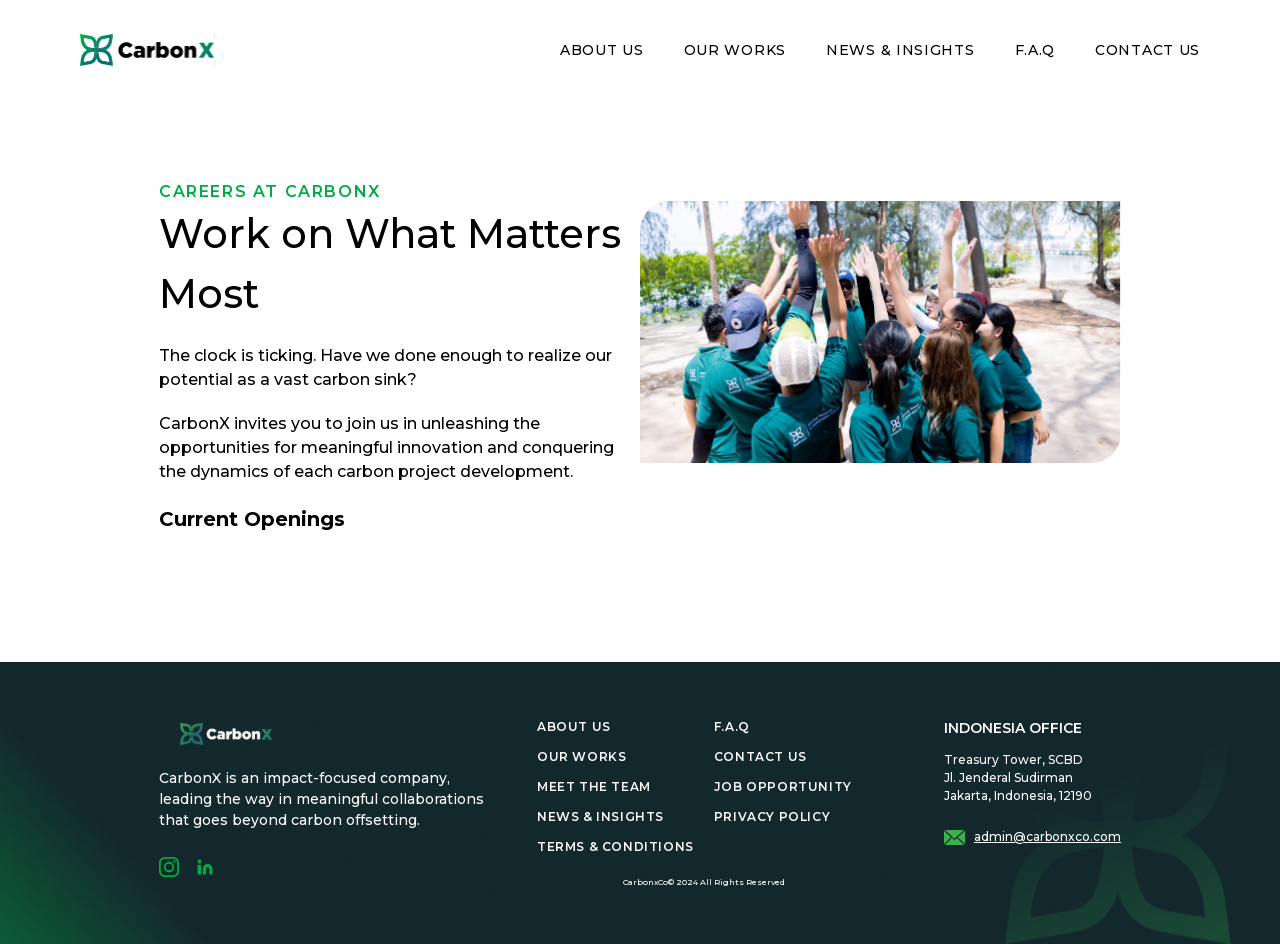
<file: career/index.html>
<!DOCTYPE html><html lang="en"><head><meta charSet="utf-8"/><meta name="viewport" content="width=device-width, initial-scale=1"/><link rel="stylesheet" href="/_next/static/css/3b4567dc17a296d3.css" crossorigin="" data-precedence="next"/><link rel="preload" as="script" fetchPriority="low" href="/_next/static/chunks/webpack-f6d367a908612e36.js" crossorigin=""/><script src="/_next/static/chunks/fd9d1056-3267ae85bcfda482.js" async="" crossorigin=""></script><script src="/_next/static/chunks/938-5064a08069773ac5.js" async="" crossorigin=""></script><script src="/_next/static/chunks/main-app-4e748a0f97928636.js" async="" crossorigin=""></script><script src="/_next/static/chunks/250-7f24effe9f352000.js" async=""></script><script src="/_next/static/chunks/644-b5a2b31b8eecede8.js" async=""></script><script src="/_next/static/chunks/app/career/page-886b69c6723986ae.js" async=""></script><script src="/_next/static/chunks/app/layout-532a8e9da59ddb2e.js" async=""></script><script src="/_next/static/chunks/503-990276ae78938b6c.js" async=""></script><script src="/_next/static/chunks/app/page-59a50ef7922b0fa5.js" async=""></script><title>Career | Carbonxco</title><meta name="description" content="Have you worked on what matters most? Join CarbonX in unleashing the opportunities for meaningful innovation through quality carbon projects. "/><meta property="og:title" content="Carbonxco"/><meta property="og:description" content="Join CarbonX in empowering communities through quality carbon projects by leveraging climate technology solutions, for a more sustainable future."/><meta property="og:url" content="https://www.carbonxco.com/"/><meta property="og:image" content="https://www.carbonxco.com/carbonxco-og.jpg"/><meta property="og:image:width" content="1200"/><meta property="og:image:height" content="630"/><meta property="og:image:alt" content="Carbonxco open graph image"/><meta property="og:type" content="website"/><meta name="twitter:card" content="summary_large_image"/><meta name="twitter:title" content="Carbonxco"/><meta name="twitter:description" content="Join CarbonX in empowering communities through quality carbon projects by leveraging climate technology solutions, for a more sustainable future."/><meta name="twitter:image" content="https://www.carbonxco.com/carbonxco-og.jpg"/><meta name="twitter:image:width" content="1200"/><meta name="twitter:image:height" content="630"/><meta name="twitter:image:alt" content="Carbonxco open graph image"/><link rel="icon" href="/favicon.ico" type="image/x-icon" sizes="32x32"/><meta name="google-site-verification" content="V4-jqIYjS8SUgmCC_to9shf6Xzgp_-9ayVk7YSzKS-E"/><script src="/_next/static/chunks/polyfills-c67a75d1b6f99dc8.js" crossorigin="" noModule=""></script></head><body class="__className_069ab3 antialiased"><style>#nprogress{pointer-events:none}#nprogress .bar{background:#29d;position:fixed;z-index:1600;top: 0;left:0;width:100%;height:3px}#nprogress .peg{display:block;position:absolute;right:0;width:100px;height:100%;box-shadow:0 0 10px #29d,0 0 5px #29d;opacity:1;-webkit-transform:rotate(3deg) translate(0px,-4px);-ms-transform:rotate(3deg) translate(0px,-4px);transform:rotate(3deg) translate(0px,-4px)}#nprogress .spinner{display:block;position:fixed;z-index:1600;top: 15px;right:15px}#nprogress .spinner-icon{width:18px;height:18px;box-sizing:border-box;border:2px solid transparent;border-top-color:#29d;border-left-color:#29d;border-radius:50%;-webkit-animation:nprogress-spinner 400ms linear infinite;animation:nprogress-spinner 400ms linear infinite}.nprogress-custom-parent{overflow:hidden;position:relative}.nprogress-custom-parent #nprogress .bar,.nprogress-custom-parent #nprogress .spinner{position:absolute}@-webkit-keyframes nprogress-spinner{0%{-webkit-transform:rotate(0deg)}100%{-webkit-transform:rotate(360deg)}}@keyframes nprogress-spinner{0%{transform:rotate(0deg)}100%{transform:rotate(360deg)}}</style><div class="bg-white flex justify-between items-center h-[80px] p-3 md:p-5 md:pt-10 md:px-20"><a href="/"><img alt="carbonxco" loading="lazy" width="135" height="32" decoding="async" data-nimg="1" style="color:transparent" src="/assets/carbonxco-logo.svg"/></a><nav><div class="hidden lg:flex gap-10 items-center"><a class="tracking-wider text-[14px] font-medium text-center hover:text-[#00B040]" href="/about/">ABOUT US</a><a class="tracking-wider text-[14px] font-medium text-center hover:text-[#00B040]" href="/works/">OUR WORKS</a><a class="tracking-wider text-[14px] font-medium text-center hover:text-[#00B040]" href="/news/">NEWS &amp; INSIGHTS</a><a class="tracking-wider text-[14px] font-medium text-center hover:text-[#00B040]" href="/faq/">F.A.Q</a><a class="tracking-wider text-[14px] font-medium text-center hover:text-[#00B040]" href="/contact-us/">CONTACT US</a></div><div class="block lg:hidden"><button><img alt="menu" loading="lazy" width="40" height="40" decoding="async" data-nimg="1" style="color:transparent" src="/assets/menu-icon.svg"/></button></div></nav></div><div class="px-4 lg:px-[120px] xl:px-[159px] py-5 lg:py-[100px]"><div class="grid grid-cols-1 lg:grid-cols-2"><div class="order-2 lg:order-1 mt-5 lg:mt-0"><h3 class="undefined text-[#00AC42] font-semibold tracking-widest text-[16px]">CAREERS AT CARBONX</h3><h1 class="font-medium text-[24px] lg:text-[40px]">Work on What Matters Most</h1><p class="font-medium text-base mt-5">The clock is ticking. Have we done enough to realize our potential as a vast carbon sink?</p><p class="font-medium text-base mt-5">CarbonX invites you to join us in unleashing the opportunities for meaningful innovation and conquering the dynamics of each carbon project development.</p></div><div class="order-1 lg:order-2 flex justify-center items-center w-full"><div class="relative w-full h-[300px] lg:h-[262px] lg:w-[487px] "><img alt="career" loading="lazy" decoding="async" data-nimg="fill" class="object-cover rounded-tl-[30px] rounded-br-[30px]" style="position:absolute;height:100%;width:100%;left:0;top:0;right:0;bottom:0;color:transparent" src="/assets/career/career-hero.png"/></div></div></div><div><h2 class="font-bold text-xl leading-[30px] mt-5 ">Current Openings</h2><div class="flex flex-col gap-y-5 mt-7"></div></div></div><div class="px-4 lg:px-[120px] xl:px-[159px] bg-[#13282D] md:bg-transparent py-5 md:py-14 relative"><footer><div class="hidden relative z-20 md:flex justify-between items-start flex-col md:flex-row gap-x-2"><div class="flex justify-between items-start gap-12 flex-col md:flex-row"><div><a href="/"><div class="w-[135px] h-[32px] relative"><img alt="carbonxco" loading="lazy" decoding="async" data-nimg="fill" class="object-contain" style="position:absolute;height:100%;width:100%;left:0;top:0;right:0;bottom:0;color:transparent" src="/assets/footer-logo.png"/></div></a><p class="mt-[18px] mb-[26px] max-w-[330px] font-medium text-white text-[14px]">CarbonX is an impact-focused company, leading the way in meaningful collaborations that goes beyond carbon offsetting.</p><div class="hidden lg:flex flex-row justify-start gap-4"><a target="_blank" href="https://www.instagram.com/carbonx.id/"><svg xmlns="http://www.w3.org/2000/svg" class="hover:stroke-[#8ACE94] hover:fill-[#8ACE94]" width="20" height="20" fill="none"><path fill="#00AC42" d="M10 0C7.282 0 6.943.013 5.879.058 4.81.111 4.088.276 3.45.524c-.657.257-1.217.6-1.77 1.156A4.849 4.849 0 0 0 .524 3.45C.276 4.088.11 4.81.058 5.88.01 6.943 0 7.282 0 10c0 2.719.013 3.057.058 4.121.053 1.065.218 1.791.466 2.429.257.657.6 1.217 1.156 1.77a4.848 4.848 0 0 0 1.77 1.156c.638.245 1.364.413 2.429.466C6.943 19.99 7.282 20 10 20c2.719 0 3.057-.013 4.121-.058 1.065-.053 1.791-.222 2.429-.466a4.905 4.905 0 0 0 1.77-1.156 4.823 4.823 0 0 0 1.156-1.77c.245-.638.413-1.364.466-2.429C19.99 13.057 20 12.72 20 10c0-2.718-.013-3.057-.058-4.121-.053-1.065-.222-1.795-.466-2.429a4.905 4.905 0 0 0-1.156-1.77A4.823 4.823 0 0 0 16.55.524C15.912.276 15.186.11 14.12.058 13.057.01 12.72 0 10 0Zm0 1.8c2.67 0 2.989.013 4.044.058.973.046 1.503.209 1.855.346.47.182.798.397 1.153.748.348.348.563.68.745 1.15.137.352.3.882.345 1.855.045 1.055.058 1.375.058 4.044 0 2.669-.013 2.988-.061 4.043-.053.973-.215 1.504-.352 1.855-.19.47-.401.798-.75 1.153a3.155 3.155 0 0 1-1.152.745c-.348.138-.886.3-1.863.346-1.06.045-1.373.058-4.05.058-2.676 0-2.988-.013-4.05-.062-.973-.052-1.51-.215-1.862-.352-.475-.19-.8-.4-1.15-.75a3.004 3.004 0 0 1-.748-1.152c-.14-.347-.3-.885-.352-1.862-.035-1.048-.052-1.373-.052-4.037 0-2.663.017-2.989.052-4.05.052-.977.212-1.514.352-1.862.173-.476.397-.801.748-1.153a2.983 2.983 0 0 1 1.15-.75c.352-.136.876-.299 1.853-.348 1.06-.038 1.373-.052 4.046-.052l.041.03Zm0 3.067a5.132 5.132 0 0 0-5.134 5.134A5.132 5.132 0 0 0 10 15.135a5.132 5.132 0 0 0 5.134-5.134A5.132 5.132 0 0 0 10 4.867Zm0 8.468A3.331 3.331 0 0 1 6.666 10 3.331 3.331 0 0 1 10 6.668 3.331 3.331 0 0 1 13.334 10 3.331 3.331 0 0 1 10 13.335Zm6.54-8.673a1.202 1.202 0 0 1-2.402 0 1.202 1.202 0 0 1 2.403 0Z"></path></svg></a><a target="_blank" href="https://www.linkedin.com/company/carbonx-investments/"><svg xmlns="http://www.w3.org/2000/svg" class="hover:stroke-[#8ACE94] hover:fill-[#8ACE94]" width="20" height="20" fill="none"><path fill="#00AC42" d="M12.625 7a4.858 4.858 0 0 0-4.875 4.85v4.9a.75.75 0 0 0 .75.75h1.75a.75.75 0 0 0 .75-.75v-4.9a1.618 1.618 0 0 1 1.791-1.608 1.667 1.667 0 0 1 1.459 1.666v4.842a.75.75 0 0 0 .75.75h1.75a.75.75 0 0 0 .75-.75v-4.9A4.858 4.858 0 0 0 12.625 7ZM5.5 7.75H3.25a.75.75 0 0 0-.75.75v8.25c0 .414.336.75.75.75H5.5a.75.75 0 0 0 .75-.75V8.5a.75.75 0 0 0-.75-.75ZM4.375 6.25a1.875 1.875 0 1 0 0-3.75 1.875 1.875 0 0 0 0 3.75Z"></path></svg></a></div><p class="block lg:hidden font-medium text-white text-[8px]">CarbonxCo© 2024 All Rights Reserved</p></div><div class="flex justify-start items-start lg:justify-center flex-col lg:items-center"><div class="grid grid-cols-2 gap-y-3 gap-x-5"><a class="tracking-wider text-[12px] text-white text-start font-semibold hover:text-[#00B040]" href="/about/">ABOUT US</a><a class="tracking-wider text-[12px] text-white text-start font-semibold hover:text-[#00B040]" href="/faq/">F.A.Q</a><a class="tracking-wider text-[12px] text-white text-start font-semibold hover:text-[#00B040]" href="/works/">OUR WORKS</a><a class="tracking-wider text-[12px] text-white text-start font-semibold hover:text-[#00B040]" href="/contact-us/">CONTACT US</a><a class="tracking-wider text-[12px] text-white text-start font-semibold hover:text-[#00B040]" href="/teams/">MEET THE TEAM</a><a class="tracking-wider text-[12px] text-white text-start font-semibold hover:text-[#00B040]" href="/career/">JOB OPPORTUNITY</a><a class="tracking-wider text-[12px] text-white text-start font-semibold hover:text-[#00B040]" href="/news/">NEWS &amp; INSIGHTS</a><a class="tracking-wider text-[12px] text-white text-start font-semibold hover:text-[#00B040]" href="/pp/">PRIVACY POLICY</a><a class="tracking-wider text-[12px] text-white text-start font-semibold hover:text-[#00B040]" href="/tc/">TERMS &amp; CONDITIONS</a></div><p class="hidden lg:block font-medium text-white text-[8px] mt-5">CarbonxCo© 2024 All Rights Reserved</p></div></div><div class="mt-10 md:mt-0"><p class="font-semibold text-white text-[14px]">INDONESIA OFFICE</p><p class="mt-3 mb-6 font-medium text-white text-[12px]">Treasury Tower, SCBD<br/>Jl. Jenderal Sudirman<br/>Jakarta, Indonesia, 12190</p><a href="mailto:admin@carbonxco.com" class="flex flex-row flex-nowrap items-center gap-2"><svg xmlns="http://www.w3.org/2000/svg" width="22" height="15" fill="none"><path fill="#3EB049" d="M20.232 0H.903l.857.778c.856.778 1.711 1.557 2.568 2.334a7001.57 7001.57 0 0 0 5.264 4.771c.236.214.475.423.709.639.061.056.098.059.163.002.782-.687 1.567-1.372 2.353-2.056 1.075-.936 2.152-1.87 3.228-2.806l1.996-1.74L20.12.103c.034-.029.064-.06.111-.104Z"></path><path fill="#3EB049" d="M.852 15h19.397c-.18-.21-.386-.37-.576-.545-.675-.626-1.354-1.248-2.033-1.871l-2.811-2.58c-.606-.555-1.214-1.109-1.818-1.666-.24-.221-.237-.224-.48-.012l-1.972 1.717c-.199.172-.198.17-.395-.009-.705-.641-1.413-1.28-2.115-1.927-.097-.089-.147-.08-.237.009-2.285 2.26-4.573 4.519-6.86 6.777-.03.03-.059.061-.1.107ZM21.16 14.168V.813c-.226.194-.431.369-.635.546l-4.467 3.889c-.756.659-1.512 1.319-2.27 1.976-.08.07-.089.113-.005.19.795.724 1.585 1.452 2.377 2.179a6623.601 6623.601 0 0 1 4.772 4.384c.068.062.14.118.228.192ZM0 .826V14.13c.155-.109.265-.242.386-.362 1.277-1.26 2.55-2.524 3.826-3.786.894-.883 1.786-1.768 2.686-2.645.12-.118.103-.175-.012-.278-.864-.778-1.722-1.562-2.583-2.343-.938-.85-1.876-1.701-2.816-2.55C1 1.725.511 1.286 0 .826Z"></path></svg><span class="font-medium text-xs text-white underline">admin@carbonxco.com</span></a><div class="flex lg:hidden flex-row justify-start gap-4 mt-5"><a target="_blank" href="https://www.instagram.com/carbonx.id/"><svg xmlns="http://www.w3.org/2000/svg" class="hover:stroke-[#8ACE94] hover:fill-[#8ACE94]" width="20" height="20" fill="none"><path fill="#00AC42" d="M10 0C7.282 0 6.943.013 5.879.058 4.81.111 4.088.276 3.45.524c-.657.257-1.217.6-1.77 1.156A4.849 4.849 0 0 0 .524 3.45C.276 4.088.11 4.81.058 5.88.01 6.943 0 7.282 0 10c0 2.719.013 3.057.058 4.121.053 1.065.218 1.791.466 2.429.257.657.6 1.217 1.156 1.77a4.848 4.848 0 0 0 1.77 1.156c.638.245 1.364.413 2.429.466C6.943 19.99 7.282 20 10 20c2.719 0 3.057-.013 4.121-.058 1.065-.053 1.791-.222 2.429-.466a4.905 4.905 0 0 0 1.77-1.156 4.823 4.823 0 0 0 1.156-1.77c.245-.638.413-1.364.466-2.429C19.99 13.057 20 12.72 20 10c0-2.718-.013-3.057-.058-4.121-.053-1.065-.222-1.795-.466-2.429a4.905 4.905 0 0 0-1.156-1.77A4.823 4.823 0 0 0 16.55.524C15.912.276 15.186.11 14.12.058 13.057.01 12.72 0 10 0Zm0 1.8c2.67 0 2.989.013 4.044.058.973.046 1.503.209 1.855.346.47.182.798.397 1.153.748.348.348.563.68.745 1.15.137.352.3.882.345 1.855.045 1.055.058 1.375.058 4.044 0 2.669-.013 2.988-.061 4.043-.053.973-.215 1.504-.352 1.855-.19.47-.401.798-.75 1.153a3.155 3.155 0 0 1-1.152.745c-.348.138-.886.3-1.863.346-1.06.045-1.373.058-4.05.058-2.676 0-2.988-.013-4.05-.062-.973-.052-1.51-.215-1.862-.352-.475-.19-.8-.4-1.15-.75a3.004 3.004 0 0 1-.748-1.152c-.14-.347-.3-.885-.352-1.862-.035-1.048-.052-1.373-.052-4.037 0-2.663.017-2.989.052-4.05.052-.977.212-1.514.352-1.862.173-.476.397-.801.748-1.153a2.983 2.983 0 0 1 1.15-.75c.352-.136.876-.299 1.853-.348 1.06-.038 1.373-.052 4.046-.052l.041.03Zm0 3.067a5.132 5.132 0 0 0-5.134 5.134A5.132 5.132 0 0 0 10 15.135a5.132 5.132 0 0 0 5.134-5.134A5.132 5.132 0 0 0 10 4.867Zm0 8.468A3.331 3.331 0 0 1 6.666 10 3.331 3.331 0 0 1 10 6.668 3.331 3.331 0 0 1 13.334 10 3.331 3.331 0 0 1 10 13.335Zm6.54-8.673a1.202 1.202 0 0 1-2.402 0 1.202 1.202 0 0 1 2.403 0Z"></path></svg></a><a target="_blank" href="https://www.linkedin.com/company/carbonx-investments/"><svg xmlns="http://www.w3.org/2000/svg" class="hover:stroke-[#8ACE94] hover:fill-[#8ACE94]" width="20" height="20" fill="none"><path fill="#00AC42" d="M12.625 7a4.858 4.858 0 0 0-4.875 4.85v4.9a.75.75 0 0 0 .75.75h1.75a.75.75 0 0 0 .75-.75v-4.9a1.618 1.618 0 0 1 1.791-1.608 1.667 1.667 0 0 1 1.459 1.666v4.842a.75.75 0 0 0 .75.75h1.75a.75.75 0 0 0 .75-.75v-4.9A4.858 4.858 0 0 0 12.625 7ZM5.5 7.75H3.25a.75.75 0 0 0-.75.75v8.25c0 .414.336.75.75.75H5.5a.75.75 0 0 0 .75-.75V8.5a.75.75 0 0 0-.75-.75ZM4.375 6.25a1.875 1.875 0 1 0 0-3.75 1.875 1.875 0 0 0 0 3.75Z"></path></svg></a></div></div></div><div class="flex md:hidden relative z-20 flex-col"><div class="flex justify-start items-start lg:justify-center flex-col lg:items-center"><div class="grid grid-cols-2 gap-y-3 gap-x-5"><a class="tracking-wider text-[12px] text-white text-start font-semibold hover:text-[#00B040]" href="/about/">ABOUT US</a><a class="tracking-wider text-[12px] text-white text-start font-semibold hover:text-[#00B040]" href="/faq/">F.A.Q</a><a class="tracking-wider text-[12px] text-white text-start font-semibold hover:text-[#00B040]" href="/works/">OUR WORKS</a><a class="tracking-wider text-[12px] text-white text-start font-semibold hover:text-[#00B040]" href="/contact-us/">CONTACT US</a><a class="tracking-wider text-[12px] text-white text-start font-semibold hover:text-[#00B040]" href="/teams/">MEET THE TEAM</a><a class="tracking-wider text-[12px] text-white text-start font-semibold hover:text-[#00B040]" href="/career/">JOB OPPORTUNITY</a><a class="tracking-wider text-[12px] text-white text-start font-semibold hover:text-[#00B040]" href="/news/">NEWS &amp; INSIGHTS</a><a class="tracking-wider text-[12px] text-white text-start font-semibold hover:text-[#00B040]" href="/pp/">PRIVACY POLICY</a><a class="tracking-wider text-[12px] text-white text-start font-semibold hover:text-[#00B040]" href="/tc/">TERMS &amp; CONDITIONS</a></div><p class="hidden lg:block font-medium text-white text-[8px] mt-5">CarbonxCo© 2024 All Rights Reserved</p></div><div class="mt-10 md:mt-0"><p class="font-semibold text-white text-[14px]">INDONESIA OFFICE</p><p class="mt-3 mb-6 font-medium text-white text-[12px]">Treasury Tower, SCBD<br/>Jl. Jenderal Sudirman<br/>Jakarta, Indonesia, 12190</p><a href="mailto:admin@carbonxco.com" class="flex flex-row flex-nowrap items-center gap-2"><svg xmlns="http://www.w3.org/2000/svg" width="22" height="15" fill="none"><path fill="#3EB049" d="M20.232 0H.903l.857.778c.856.778 1.711 1.557 2.568 2.334a7001.57 7001.57 0 0 0 5.264 4.771c.236.214.475.423.709.639.061.056.098.059.163.002.782-.687 1.567-1.372 2.353-2.056 1.075-.936 2.152-1.87 3.228-2.806l1.996-1.74L20.12.103c.034-.029.064-.06.111-.104Z"></path><path fill="#3EB049" d="M.852 15h19.397c-.18-.21-.386-.37-.576-.545-.675-.626-1.354-1.248-2.033-1.871l-2.811-2.58c-.606-.555-1.214-1.109-1.818-1.666-.24-.221-.237-.224-.48-.012l-1.972 1.717c-.199.172-.198.17-.395-.009-.705-.641-1.413-1.28-2.115-1.927-.097-.089-.147-.08-.237.009-2.285 2.26-4.573 4.519-6.86 6.777-.03.03-.059.061-.1.107ZM21.16 14.168V.813c-.226.194-.431.369-.635.546l-4.467 3.889c-.756.659-1.512 1.319-2.27 1.976-.08.07-.089.113-.005.19.795.724 1.585 1.452 2.377 2.179a6623.601 6623.601 0 0 1 4.772 4.384c.068.062.14.118.228.192ZM0 .826V14.13c.155-.109.265-.242.386-.362 1.277-1.26 2.55-2.524 3.826-3.786.894-.883 1.786-1.768 2.686-2.645.12-.118.103-.175-.012-.278-.864-.778-1.722-1.562-2.583-2.343-.938-.85-1.876-1.701-2.816-2.55C1 1.725.511 1.286 0 .826Z"></path></svg><span class="font-medium text-xs text-white underline">admin@carbonxco.com</span></a><div class="flex lg:hidden flex-row justify-start gap-4 mt-5"><a target="_blank" href="https://www.instagram.com/carbonx.id/"><svg xmlns="http://www.w3.org/2000/svg" class="hover:stroke-[#8ACE94] hover:fill-[#8ACE94]" width="20" height="20" fill="none"><path fill="#00AC42" d="M10 0C7.282 0 6.943.013 5.879.058 4.81.111 4.088.276 3.45.524c-.657.257-1.217.6-1.77 1.156A4.849 4.849 0 0 0 .524 3.45C.276 4.088.11 4.81.058 5.88.01 6.943 0 7.282 0 10c0 2.719.013 3.057.058 4.121.053 1.065.218 1.791.466 2.429.257.657.6 1.217 1.156 1.77a4.848 4.848 0 0 0 1.77 1.156c.638.245 1.364.413 2.429.466C6.943 19.99 7.282 20 10 20c2.719 0 3.057-.013 4.121-.058 1.065-.053 1.791-.222 2.429-.466a4.905 4.905 0 0 0 1.77-1.156 4.823 4.823 0 0 0 1.156-1.77c.245-.638.413-1.364.466-2.429C19.99 13.057 20 12.72 20 10c0-2.718-.013-3.057-.058-4.121-.053-1.065-.222-1.795-.466-2.429a4.905 4.905 0 0 0-1.156-1.77A4.823 4.823 0 0 0 16.55.524C15.912.276 15.186.11 14.12.058 13.057.01 12.72 0 10 0Zm0 1.8c2.67 0 2.989.013 4.044.058.973.046 1.503.209 1.855.346.47.182.798.397 1.153.748.348.348.563.68.745 1.15.137.352.3.882.345 1.855.045 1.055.058 1.375.058 4.044 0 2.669-.013 2.988-.061 4.043-.053.973-.215 1.504-.352 1.855-.19.47-.401.798-.75 1.153a3.155 3.155 0 0 1-1.152.745c-.348.138-.886.3-1.863.346-1.06.045-1.373.058-4.05.058-2.676 0-2.988-.013-4.05-.062-.973-.052-1.51-.215-1.862-.352-.475-.19-.8-.4-1.15-.75a3.004 3.004 0 0 1-.748-1.152c-.14-.347-.3-.885-.352-1.862-.035-1.048-.052-1.373-.052-4.037 0-2.663.017-2.989.052-4.05.052-.977.212-1.514.352-1.862.173-.476.397-.801.748-1.153a2.983 2.983 0 0 1 1.15-.75c.352-.136.876-.299 1.853-.348 1.06-.038 1.373-.052 4.046-.052l.041.03Zm0 3.067a5.132 5.132 0 0 0-5.134 5.134A5.132 5.132 0 0 0 10 15.135a5.132 5.132 0 0 0 5.134-5.134A5.132 5.132 0 0 0 10 4.867Zm0 8.468A3.331 3.331 0 0 1 6.666 10 3.331 3.331 0 0 1 10 6.668 3.331 3.331 0 0 1 13.334 10 3.331 3.331 0 0 1 10 13.335Zm6.54-8.673a1.202 1.202 0 0 1-2.402 0 1.202 1.202 0 0 1 2.403 0Z"></path></svg></a><a target="_blank" href="https://www.linkedin.com/company/carbonx-investments/"><svg xmlns="http://www.w3.org/2000/svg" class="hover:stroke-[#8ACE94] hover:fill-[#8ACE94]" width="20" height="20" fill="none"><path fill="#00AC42" d="M12.625 7a4.858 4.858 0 0 0-4.875 4.85v4.9a.75.75 0 0 0 .75.75h1.75a.75.75 0 0 0 .75-.75v-4.9a1.618 1.618 0 0 1 1.791-1.608 1.667 1.667 0 0 1 1.459 1.666v4.842a.75.75 0 0 0 .75.75h1.75a.75.75 0 0 0 .75-.75v-4.9A4.858 4.858 0 0 0 12.625 7ZM5.5 7.75H3.25a.75.75 0 0 0-.75.75v8.25c0 .414.336.75.75.75H5.5a.75.75 0 0 0 .75-.75V8.5a.75.75 0 0 0-.75-.75ZM4.375 6.25a1.875 1.875 0 1 0 0-3.75 1.875 1.875 0 0 0 0 3.75Z"></path></svg></a></div></div><div class="mt-10"><div><a href="/"><div class="w-[135px] h-[32px] relative"><img alt="carbonxco" loading="lazy" decoding="async" data-nimg="fill" class="object-contain" style="position:absolute;height:100%;width:100%;left:0;top:0;right:0;bottom:0;color:transparent" src="/assets/footer-logo.png"/></div></a><p class="mt-[18px] mb-[26px] max-w-[330px] font-medium text-white text-[14px]">CarbonX is an impact-focused company, leading the way in meaningful collaborations that goes beyond carbon offsetting.</p><div class="hidden lg:flex flex-row justify-start gap-4"><a target="_blank" href="https://www.instagram.com/carbonx.id/"><svg xmlns="http://www.w3.org/2000/svg" class="hover:stroke-[#8ACE94] hover:fill-[#8ACE94]" width="20" height="20" fill="none"><path fill="#00AC42" d="M10 0C7.282 0 6.943.013 5.879.058 4.81.111 4.088.276 3.45.524c-.657.257-1.217.6-1.77 1.156A4.849 4.849 0 0 0 .524 3.45C.276 4.088.11 4.81.058 5.88.01 6.943 0 7.282 0 10c0 2.719.013 3.057.058 4.121.053 1.065.218 1.791.466 2.429.257.657.6 1.217 1.156 1.77a4.848 4.848 0 0 0 1.77 1.156c.638.245 1.364.413 2.429.466C6.943 19.99 7.282 20 10 20c2.719 0 3.057-.013 4.121-.058 1.065-.053 1.791-.222 2.429-.466a4.905 4.905 0 0 0 1.77-1.156 4.823 4.823 0 0 0 1.156-1.77c.245-.638.413-1.364.466-2.429C19.99 13.057 20 12.72 20 10c0-2.718-.013-3.057-.058-4.121-.053-1.065-.222-1.795-.466-2.429a4.905 4.905 0 0 0-1.156-1.77A4.823 4.823 0 0 0 16.55.524C15.912.276 15.186.11 14.12.058 13.057.01 12.72 0 10 0Zm0 1.8c2.67 0 2.989.013 4.044.058.973.046 1.503.209 1.855.346.47.182.798.397 1.153.748.348.348.563.68.745 1.15.137.352.3.882.345 1.855.045 1.055.058 1.375.058 4.044 0 2.669-.013 2.988-.061 4.043-.053.973-.215 1.504-.352 1.855-.19.47-.401.798-.75 1.153a3.155 3.155 0 0 1-1.152.745c-.348.138-.886.3-1.863.346-1.06.045-1.373.058-4.05.058-2.676 0-2.988-.013-4.05-.062-.973-.052-1.51-.215-1.862-.352-.475-.19-.8-.4-1.15-.75a3.004 3.004 0 0 1-.748-1.152c-.14-.347-.3-.885-.352-1.862-.035-1.048-.052-1.373-.052-4.037 0-2.663.017-2.989.052-4.05.052-.977.212-1.514.352-1.862.173-.476.397-.801.748-1.153a2.983 2.983 0 0 1 1.15-.75c.352-.136.876-.299 1.853-.348 1.06-.038 1.373-.052 4.046-.052l.041.03Zm0 3.067a5.132 5.132 0 0 0-5.134 5.134A5.132 5.132 0 0 0 10 15.135a5.132 5.132 0 0 0 5.134-5.134A5.132 5.132 0 0 0 10 4.867Zm0 8.468A3.331 3.331 0 0 1 6.666 10 3.331 3.331 0 0 1 10 6.668 3.331 3.331 0 0 1 13.334 10 3.331 3.331 0 0 1 10 13.335Zm6.54-8.673a1.202 1.202 0 0 1-2.402 0 1.202 1.202 0 0 1 2.403 0Z"></path></svg></a><a target="_blank" href="https://www.linkedin.com/company/carbonx-investments/"><svg xmlns="http://www.w3.org/2000/svg" class="hover:stroke-[#8ACE94] hover:fill-[#8ACE94]" width="20" height="20" fill="none"><path fill="#00AC42" d="M12.625 7a4.858 4.858 0 0 0-4.875 4.85v4.9a.75.75 0 0 0 .75.75h1.75a.75.75 0 0 0 .75-.75v-4.9a1.618 1.618 0 0 1 1.791-1.608 1.667 1.667 0 0 1 1.459 1.666v4.842a.75.75 0 0 0 .75.75h1.75a.75.75 0 0 0 .75-.75v-4.9A4.858 4.858 0 0 0 12.625 7ZM5.5 7.75H3.25a.75.75 0 0 0-.75.75v8.25c0 .414.336.75.75.75H5.5a.75.75 0 0 0 .75-.75V8.5a.75.75 0 0 0-.75-.75ZM4.375 6.25a1.875 1.875 0 1 0 0-3.75 1.875 1.875 0 0 0 0 3.75Z"></path></svg></a></div><p class="block lg:hidden font-medium text-white text-[8px]">CarbonxCo© 2024 All Rights Reserved</p></div></div></div><img alt="carbonx footer" loading="lazy" decoding="async" data-nimg="fill" class="z-10 hidden md:block absolute top-0 left-0 object-cover" style="position:absolute;height:100%;width:100%;left:0;top:0;right:0;bottom:0;color:transparent" src="/assets/footer-bg.png"/></footer></div><script src="/_next/static/chunks/webpack-f6d367a908612e36.js" crossorigin="" async=""></script><script>(self.__next_f=self.__next_f||[]).push([0]);self.__next_f.push([2,null])</script><script>self.__next_f.push([1,"1:HL[\"/_next/static/css/3b4567dc17a296d3.css\",\"style\",{\"crossOrigin\":\"\"}]\n0:\"$L2\"\n"])</script><script>self.__next_f.push([1,"3:I[7690,[],\"\"]\n5:I[1749,[\"250\",\"static/chunks/250-7f24effe9f352000.js\",\"644\",\"static/chunks/644-b5a2b31b8eecede8.js\",\"324\",\"static/chunks/app/career/page-886b69c6723986ae.js\"],\"Image\"]\n6:I[7255,[\"250\",\"static/chunks/250-7f24effe9f352000.js\",\"644\",\"static/chunks/644-b5a2b31b8eecede8.js\",\"324\",\"static/chunks/app/career/page-886b69c6723986ae.js\"],\"OpportunityList\"]\n7:I[5613,[],\"\"]\n8:I[1778,[],\"\"]\n9:I[3955,[\"250\",\"static/chunks/250-7f24effe9f352000.js\",\"644\",\"static/chunks/644-b5a2b31b8eecede8.js\",\"185\",\"stati"])</script><script>self.__next_f.push([1,"c/chunks/app/layout-532a8e9da59ddb2e.js\"],\"\"]\na:I[5250,[\"250\",\"static/chunks/250-7f24effe9f352000.js\",\"644\",\"static/chunks/644-b5a2b31b8eecede8.js\",\"503\",\"static/chunks/503-990276ae78938b6c.js\",\"931\",\"static/chunks/app/page-59a50ef7922b0fa5.js\"],\"\"]\nb:I[9885,[\"250\",\"static/chunks/250-7f24effe9f352000.js\",\"644\",\"static/chunks/644-b5a2b31b8eecede8.js\",\"185\",\"static/chunks/app/layout-532a8e9da59ddb2e.js\"],\"Sidebar\"]\n5c:I[8955,[],\"\"]\nc:T69a,"])</script><script>self.__next_f.push([1,"M10 0C7.282 0 6.943.013 5.879.058 4.81.111 4.088.276 3.45.524c-.657.257-1.217.6-1.77 1.156A4.849 4.849 0 0 0 .524 3.45C.276 4.088.11 4.81.058 5.88.01 6.943 0 7.282 0 10c0 2.719.013 3.057.058 4.121.053 1.065.218 1.791.466 2.429.257.657.6 1.217 1.156 1.77a4.848 4.848 0 0 0 1.77 1.156c.638.245 1.364.413 2.429.466C6.943 19.99 7.282 20 10 20c2.719 0 3.057-.013 4.121-.058 1.065-.053 1.791-.222 2.429-.466a4.905 4.905 0 0 0 1.77-1.156 4.823 4.823 0 0 0 1.156-1.77c.245-.638.413-1.364.466-2.429C19.99 13.057 20 12.72 20 10c0-2.718-.013-3.057-.058-4.121-.053-1.065-.222-1.795-.466-2.429a4.905 4.905 0 0 0-1.156-1.77A4.823 4.823 0 0 0 16.55.524C15.912.276 15.186.11 14.12.058 13.057.01 12.72 0 10 0Zm0 1.8c2.67 0 2.989.013 4.044.058.973.046 1.503.209 1.855.346.47.182.798.397 1.153.748.348.348.563.68.745 1.15.137.352.3.882.345 1.855.045 1.055.058 1.375.058 4.044 0 2.669-.013 2.988-.061 4.043-.053.973-.215 1.504-.352 1.855-.19.47-.401.798-.75 1.153a3.155 3.155 0 0 1-1.152.745c-.348.138-.886.3-1.863.346-1.06.045-1.373.058-4.05.058-2.676 0-2.988-.013-4.05-.062-.973-.052-1.51-.215-1.862-.352-.475-.19-.8-.4-1.15-.75a3.004 3.004 0 0 1-.748-1.152c-.14-.347-.3-.885-.352-1.862-.035-1.048-.052-1.373-.052-4.037 0-2.663.017-2.989.052-4.05.052-.977.212-1.514.352-1.862.173-.476.397-.801.748-1.153a2.983 2.983 0 0 1 1.15-.75c.352-.136.876-.299 1.853-.348 1.06-.038 1.373-.052 4.046-.052l.041.03Zm0 3.067a5.132 5.132 0 0 0-5.134 5.134A5.132 5.132 0 0 0 10 15.135a5.132 5.132 0 0 0 5.134-5.134A5.132 5.132 0 0 0 10 4.867Zm0 8.468A3.331 3.331 0 0 1 6.666 10 3.331 3.331 0 0 1 10 6.668 3.331 3.331 0 0 1 13.334 10 3.331 3.331 0 0 1 10 13.335Zm6.54-8.673a1.202 1.202 0 0 1-2.402 0 1.202 1.202 0 0 1 2.403 0Z"])</script><script>self.__next_f.push([1,"d:T69a,"])</script><script>self.__next_f.push([1,"M10 0C7.282 0 6.943.013 5.879.058 4.81.111 4.088.276 3.45.524c-.657.257-1.217.6-1.77 1.156A4.849 4.849 0 0 0 .524 3.45C.276 4.088.11 4.81.058 5.88.01 6.943 0 7.282 0 10c0 2.719.013 3.057.058 4.121.053 1.065.218 1.791.466 2.429.257.657.6 1.217 1.156 1.77a4.848 4.848 0 0 0 1.77 1.156c.638.245 1.364.413 2.429.466C6.943 19.99 7.282 20 10 20c2.719 0 3.057-.013 4.121-.058 1.065-.053 1.791-.222 2.429-.466a4.905 4.905 0 0 0 1.77-1.156 4.823 4.823 0 0 0 1.156-1.77c.245-.638.413-1.364.466-2.429C19.99 13.057 20 12.72 20 10c0-2.718-.013-3.057-.058-4.121-.053-1.065-.222-1.795-.466-2.429a4.905 4.905 0 0 0-1.156-1.77A4.823 4.823 0 0 0 16.55.524C15.912.276 15.186.11 14.12.058 13.057.01 12.72 0 10 0Zm0 1.8c2.67 0 2.989.013 4.044.058.973.046 1.503.209 1.855.346.47.182.798.397 1.153.748.348.348.563.68.745 1.15.137.352.3.882.345 1.855.045 1.055.058 1.375.058 4.044 0 2.669-.013 2.988-.061 4.043-.053.973-.215 1.504-.352 1.855-.19.47-.401.798-.75 1.153a3.155 3.155 0 0 1-1.152.745c-.348.138-.886.3-1.863.346-1.06.045-1.373.058-4.05.058-2.676 0-2.988-.013-4.05-.062-.973-.052-1.51-.215-1.862-.352-.475-.19-.8-.4-1.15-.75a3.004 3.004 0 0 1-.748-1.152c-.14-.347-.3-.885-.352-1.862-.035-1.048-.052-1.373-.052-4.037 0-2.663.017-2.989.052-4.05.052-.977.212-1.514.352-1.862.173-.476.397-.801.748-1.153a2.983 2.983 0 0 1 1.15-.75c.352-.136.876-.299 1.853-.348 1.06-.038 1.373-.052 4.046-.052l.041.03Zm0 3.067a5.132 5.132 0 0 0-5.134 5.134A5.132 5.132 0 0 0 10 15.135a5.132 5.132 0 0 0 5.134-5.134A5.132 5.132 0 0 0 10 4.867Zm0 8.468A3.331 3.331 0 0 1 6.666 10 3.331 3.331 0 0 1 10 6.668 3.331 3.331 0 0 1 13.334 10 3.331 3.331 0 0 1 10 13.335Zm6.54-8.673a1.202 1.202 0 0 1-2.402 0 1.202 1.202 0 0 1 2.403 0Z"])</script><script>self.__next_f.push([1,"15:{\"className\":\"tracking-wider text-[12px] text-white text-start font-semibold hover:text-[#00B040]\",\"href\":\"/about\",\"children\":\"ABOUT US\"}\n14:[\"$\",\"$La\",\"ABOUT US\",\"$15\"]\n17:{\"className\":\"tracking-wider text-[12px] text-white text-start font-semibold hover:text-[#00B040]\",\"href\":\"/faq\",\"children\":\"F.A.Q\"}\n16:[\"$\",\"$La\",\"F.A.Q\",\"$17\"]\n19:{\"className\":\"tracking-wider text-[12px] text-white text-start font-semibold hover:text-[#00B040]\",\"href\":\"/works\",\"children\":\"OUR WORKS\"}\n18:[\"$\",\"$La\",\"OUR WORKS\",\"$19\"]"])</script><script>self.__next_f.push([1,"\n1b:{\"className\":\"tracking-wider text-[12px] text-white text-start font-semibold hover:text-[#00B040]\",\"href\":\"/contact-us\",\"children\":\"CONTACT US\"}\n1a:[\"$\",\"$La\",\"CONTACT US\",\"$1b\"]\n1d:{\"className\":\"tracking-wider text-[12px] text-white text-start font-semibold hover:text-[#00B040]\",\"href\":\"/teams\",\"children\":\"MEET THE TEAM\"}\n1c:[\"$\",\"$La\",\"MEET THE TEAM\",\"$1d\"]\n1f:{\"className\":\"tracking-wider text-[12px] text-white text-start font-semibold hover:text-[#00B040]\",\"href\":\"/career\",\"children\":\"JOB OPPORTUNITY"])</script><script>self.__next_f.push([1,"\"}\n1e:[\"$\",\"$La\",\"JOB OPPORTUNITY\",\"$1f\"]\n21:{\"className\":\"tracking-wider text-[12px] text-white text-start font-semibold hover:text-[#00B040]\",\"href\":\"/news\",\"children\":\"NEWS \u0026 INSIGHTS\"}\n20:[\"$\",\"$La\",\"NEWS \u0026 INSIGHTS\",\"$21\"]\n23:{\"className\":\"tracking-wider text-[12px] text-white text-start font-semibold hover:text-[#00B040]\",\"href\":\"/pp\",\"children\":\"PRIVACY POLICY\"}\n22:[\"$\",\"$La\",\"PRIVACY POLICY\",\"$23\"]\n25:{\"className\":\"tracking-wider text-[12px] text-white text-start font-semibold hover:text-[#00B040]\","])</script><script>self.__next_f.push([1,"\"href\":\"/tc\",\"children\":\"TERMS \u0026 CONDITIONS\"}\n24:[\"$\",\"$La\",\"TERMS \u0026 CONDITIONS\",\"$25\"]\n13:[\"$14\",\"$16\",\"$18\",\"$1a\",\"$1c\",\"$1e\",\"$20\",\"$22\",\"$24\"]\n12:{\"className\":\"grid grid-cols-2 gap-y-3 gap-x-5\",\"children\":\"$13\"}\n11:[\"$\",\"div\",null,\"$12\"]\n27:{\"className\":\"hidden lg:block font-medium text-white text-[8px] mt-5\",\"children\":\"CarbonxCo© 2024 All Rights Reserved\"}\n26:[\"$\",\"p\",null,\"$27\"]\n10:[\"$11\",\"$26\"]\nf:{\"className\":\"flex justify-start items-start lg:justify-center flex-col lg:items-center\",\"children\":\"$1"])</script><script>self.__next_f.push([1,"0\"}\ne:[\"$\",\"div\",null,\"$f\"]\n2c:{\"className\":\"font-semibold text-white text-[14px]\",\"children\":\"INDONESIA OFFICE\"}\n2b:[\"$\",\"p\",null,\"$2c\"]\n31:{}\n30:[\"$\",\"br\",null,\"$31\"]\n33:{}\n32:[\"$\",\"br\",null,\"$33\"]\n2f:[\"Treasury Tower, SCBD\",\"$30\",\"Jl. Jenderal Sudirman\",\"$32\",\"Jakarta, Indonesia, 12190\"]\n2e:{\"className\":\"mt-3 mb-6 font-medium text-white text-[12px]\",\"children\":\"$2f\"}\n2d:[\"$\",\"p\",null,\"$2e\"]\n"])</script><script>self.__next_f.push([1,"37:[\"$\",\"svg\",null,{\"xmlns\":\"http://www.w3.org/2000/svg\",\"width\":22,\"height\":15,\"fill\":\"none\",\"children\":[[\"$\",\"path\",null,{\"fill\":\"#3EB049\",\"d\":\"M20.232 0H.903l.857.778c.856.778 1.711 1.557 2.568 2.334a7001.57 7001.57 0 0 0 5.264 4.771c.236.214.475.423.709.639.061.056.098.059.163.002.782-.687 1.567-1.372 2.353-2.056 1.075-.936 2.152-1.87 3.228-2.806l1.996-1.74L20.12.103c.034-.029.064-.06.111-.104Z\"}],[\"$\",\"path\",null,{\"fill\":\"#3EB049\",\"d\":\"M.852 15h19.397c-.18-.21-.386-.37-.576-.545-.675-.626-1.354-1.248-2.033-1.871l-2.811-2.58c-.606-.555-1.214-1.109-1.818-1.666-.24-.221-.237-.224-.48-.012l-1.972 1.717c-.199.172-.198.17-.395-.009-.705-.641-1.413-1.28-2.115-1.927-.097-.089-.147-.08-.237.009-2.285 2.26-4.573 4.519-6.86 6.777-.03.03-.059.061-.1.107ZM21.16 14.168V.813c-.226.194-.431.369-.635.546l-4.467 3.889c-.756.659-1.512 1.319-2.27 1.976-.08.07-.089.113-.005.19.795.724 1.585 1.452 2.377 2.179a6623.601 6623.601 0 0 1 4.772 4.384c.068.062.14.118.228.192ZM0 .826V14.13c.155-.109.265-.242.386-.362 1.277-1.26 2.55-2.524 3.826-3.786.894-.883 1.786-1.768 2.686-2.645.12-.118.103-.175-.012-.278-.864-.778-1.722-1.562-2.583-2.343-.938-.85-1.876-1.701-2.816-2.55C1 1.725.511 1.286 0 .826Z\"}]]}]\n"])</script><script>self.__next_f.push([1,"39:{\"className\":\"font-medium text-xs text-white underline\",\"children\":\"admin@carbonxco.com\"}\n38:[\"$\",\"span\",null,\"$39\"]\n36:[\"$37\",\"$38\"]\n35:{\"href\":\"mailto:admin@carbonxco.com\",\"className\":\"flex flex-row flex-nowrap items-center gap-2\",\"children\":\"$36\"}\n34:[\"$\",\"a\",null,\"$35\"]\n40:T69a,"])</script><script>self.__next_f.push([1,"M10 0C7.282 0 6.943.013 5.879.058 4.81.111 4.088.276 3.45.524c-.657.257-1.217.6-1.77 1.156A4.849 4.849 0 0 0 .524 3.45C.276 4.088.11 4.81.058 5.88.01 6.943 0 7.282 0 10c0 2.719.013 3.057.058 4.121.053 1.065.218 1.791.466 2.429.257.657.6 1.217 1.156 1.77a4.848 4.848 0 0 0 1.77 1.156c.638.245 1.364.413 2.429.466C6.943 19.99 7.282 20 10 20c2.719 0 3.057-.013 4.121-.058 1.065-.053 1.791-.222 2.429-.466a4.905 4.905 0 0 0 1.77-1.156 4.823 4.823 0 0 0 1.156-1.77c.245-.638.413-1.364.466-2.429C19.99 13.057 20 12.72 20 10c0-2.718-.013-3.057-.058-4.121-.053-1.065-.222-1.795-.466-2.429a4.905 4.905 0 0 0-1.156-1.77A4.823 4.823 0 0 0 16.55.524C15.912.276 15.186.11 14.12.058 13.057.01 12.72 0 10 0Zm0 1.8c2.67 0 2.989.013 4.044.058.973.046 1.503.209 1.855.346.47.182.798.397 1.153.748.348.348.563.68.745 1.15.137.352.3.882.345 1.855.045 1.055.058 1.375.058 4.044 0 2.669-.013 2.988-.061 4.043-.053.973-.215 1.504-.352 1.855-.19.47-.401.798-.75 1.153a3.155 3.155 0 0 1-1.152.745c-.348.138-.886.3-1.863.346-1.06.045-1.373.058-4.05.058-2.676 0-2.988-.013-4.05-.062-.973-.052-1.51-.215-1.862-.352-.475-.19-.8-.4-1.15-.75a3.004 3.004 0 0 1-.748-1.152c-.14-.347-.3-.885-.352-1.862-.035-1.048-.052-1.373-.052-4.037 0-2.663.017-2.989.052-4.05.052-.977.212-1.514.352-1.862.173-.476.397-.801.748-1.153a2.983 2.983 0 0 1 1.15-.75c.352-.136.876-.299 1.853-.348 1.06-.038 1.373-.052 4.046-.052l.041.03Zm0 3.067a5.132 5.132 0 0 0-5.134 5.134A5.132 5.132 0 0 0 10 15.135a5.132 5.132 0 0 0 5.134-5.134A5.132 5.132 0 0 0 10 4.867Zm0 8.468A3.331 3.331 0 0 1 6.666 10 3.331 3.331 0 0 1 10 6.668 3.331 3.331 0 0 1 13.334 10 3.331 3.331 0 0 1 10 13.335Zm6.54-8.673a1.202 1.202 0 0 1-2.402 0 1.202 1.202 0 0 1 2.403 0Z"])</script><script>self.__next_f.push([1,"3f:[\"$\",\"svg\",null,{\"xmlns\":\"http://www.w3.org/2000/svg\",\"className\":\"hover:stroke-[#8ACE94] hover:fill-[#8ACE94]\",\"width\":20,\"height\":20,\"fill\":\"none\",\"children\":[\"$\",\"path\",null,{\"fill\":\"#00AC42\",\"d\":\"$40\"}]}]\n3e:{\"href\":\"https://www.instagram.com/carbonx.id/\",\"target\":\"_blank\",\"children\":\"$3f\"}\n3d:[\"$\",\"$La\",null,\"$3e\"]\n"])</script><script>self.__next_f.push([1,"43:[\"$\",\"svg\",null,{\"xmlns\":\"http://www.w3.org/2000/svg\",\"className\":\"hover:stroke-[#8ACE94] hover:fill-[#8ACE94]\",\"width\":20,\"height\":20,\"fill\":\"none\",\"children\":[\"$\",\"path\",null,{\"fill\":\"#00AC42\",\"d\":\"M12.625 7a4.858 4.858 0 0 0-4.875 4.85v4.9a.75.75 0 0 0 .75.75h1.75a.75.75 0 0 0 .75-.75v-4.9a1.618 1.618 0 0 1 1.791-1.608 1.667 1.667 0 0 1 1.459 1.666v4.842a.75.75 0 0 0 .75.75h1.75a.75.75 0 0 0 .75-.75v-4.9A4.858 4.858 0 0 0 12.625 7ZM5.5 7.75H3.25a.75.75 0 0 0-.75.75v8.25c0 .414.336.75.75.75H5.5a.75.75 0 0 0 .75-.75V8.5a.75.75 0 0 0-.75-.75ZM4.375 6.25a1.875 1.875 0 1 0 0-3.75 1.875 1.875 0 0 0 0 3.75Z\"}]}]\n"])</script><script>self.__next_f.push([1,"42:{\"href\":\"https://www.linkedin.com/company/carbonx-investments/\",\"target\":\"_blank\",\"children\":\"$43\"}\n41:[\"$\",\"$La\",null,\"$42\"]\n3c:[\"$3d\",\"$41\"]\n3b:{\"className\":\"flex lg:hidden flex-row justify-start gap-4 mt-5\",\"children\":\"$3c\"}\n3a:[\"$\",\"div\",null,\"$3b\"]\n2a:[\"$2b\",\"$2d\",\"$34\",\"$3a\"]\n29:{\"className\":\"mt-10 md:mt-0\",\"children\":\"$2a\"}\n28:[\"$\",\"div\",null,\"$29\"]\n4c:{\"alt\":\"carbonxco\",\"className\":\"object-contain\",\"src\":\"/assets/footer-logo.png\",\"fill\":true,\"sizes\":\"130\"}\n4b:[\"$\",\"$L5\",null,\"$4c\"]\n4a:{\"className"])</script><script>self.__next_f.push([1,"\":\"w-[135px] h-[32px] relative\",\"children\":\"$4b\"}\n49:[\"$\",\"div\",null,\"$4a\"]\n48:{\"href\":\"/\",\"children\":\"$49\"}\n47:[\"$\",\"$La\",null,\"$48\"]\n4e:{\"className\":\"mt-[18px] mb-[26px] max-w-[330px] font-medium text-white text-[14px]\",\"children\":\"CarbonX is an impact-focused company, leading the way in meaningful collaborations that goes beyond carbon offsetting.\"}\n4d:[\"$\",\"p\",null,\"$4e\"]\n55:T69a,"])</script><script>self.__next_f.push([1,"M10 0C7.282 0 6.943.013 5.879.058 4.81.111 4.088.276 3.45.524c-.657.257-1.217.6-1.77 1.156A4.849 4.849 0 0 0 .524 3.45C.276 4.088.11 4.81.058 5.88.01 6.943 0 7.282 0 10c0 2.719.013 3.057.058 4.121.053 1.065.218 1.791.466 2.429.257.657.6 1.217 1.156 1.77a4.848 4.848 0 0 0 1.77 1.156c.638.245 1.364.413 2.429.466C6.943 19.99 7.282 20 10 20c2.719 0 3.057-.013 4.121-.058 1.065-.053 1.791-.222 2.429-.466a4.905 4.905 0 0 0 1.77-1.156 4.823 4.823 0 0 0 1.156-1.77c.245-.638.413-1.364.466-2.429C19.99 13.057 20 12.72 20 10c0-2.718-.013-3.057-.058-4.121-.053-1.065-.222-1.795-.466-2.429a4.905 4.905 0 0 0-1.156-1.77A4.823 4.823 0 0 0 16.55.524C15.912.276 15.186.11 14.12.058 13.057.01 12.72 0 10 0Zm0 1.8c2.67 0 2.989.013 4.044.058.973.046 1.503.209 1.855.346.47.182.798.397 1.153.748.348.348.563.68.745 1.15.137.352.3.882.345 1.855.045 1.055.058 1.375.058 4.044 0 2.669-.013 2.988-.061 4.043-.053.973-.215 1.504-.352 1.855-.19.47-.401.798-.75 1.153a3.155 3.155 0 0 1-1.152.745c-.348.138-.886.3-1.863.346-1.06.045-1.373.058-4.05.058-2.676 0-2.988-.013-4.05-.062-.973-.052-1.51-.215-1.862-.352-.475-.19-.8-.4-1.15-.75a3.004 3.004 0 0 1-.748-1.152c-.14-.347-.3-.885-.352-1.862-.035-1.048-.052-1.373-.052-4.037 0-2.663.017-2.989.052-4.05.052-.977.212-1.514.352-1.862.173-.476.397-.801.748-1.153a2.983 2.983 0 0 1 1.15-.75c.352-.136.876-.299 1.853-.348 1.06-.038 1.373-.052 4.046-.052l.041.03Zm0 3.067a5.132 5.132 0 0 0-5.134 5.134A5.132 5.132 0 0 0 10 15.135a5.132 5.132 0 0 0 5.134-5.134A5.132 5.132 0 0 0 10 4.867Zm0 8.468A3.331 3.331 0 0 1 6.666 10 3.331 3.331 0 0 1 10 6.668 3.331 3.331 0 0 1 13.334 10 3.331 3.331 0 0 1 10 13.335Zm6.54-8.673a1.202 1.202 0 0 1-2.402 0 1.202 1.202 0 0 1 2.403 0Z"])</script><script>self.__next_f.push([1,"54:[\"$\",\"svg\",null,{\"xmlns\":\"http://www.w3.org/2000/svg\",\"className\":\"hover:stroke-[#8ACE94] hover:fill-[#8ACE94]\",\"width\":20,\"height\":20,\"fill\":\"none\",\"children\":[\"$\",\"path\",null,{\"fill\":\"#00AC42\",\"d\":\"$55\"}]}]\n53:{\"href\":\"https://www.instagram.com/carbonx.id/\",\"target\":\"_blank\",\"children\":\"$54\"}\n52:[\"$\",\"$La\",null,\"$53\"]\n"])</script><script>self.__next_f.push([1,"58:[\"$\",\"svg\",null,{\"xmlns\":\"http://www.w3.org/2000/svg\",\"className\":\"hover:stroke-[#8ACE94] hover:fill-[#8ACE94]\",\"width\":20,\"height\":20,\"fill\":\"none\",\"children\":[\"$\",\"path\",null,{\"fill\":\"#00AC42\",\"d\":\"M12.625 7a4.858 4.858 0 0 0-4.875 4.85v4.9a.75.75 0 0 0 .75.75h1.75a.75.75 0 0 0 .75-.75v-4.9a1.618 1.618 0 0 1 1.791-1.608 1.667 1.667 0 0 1 1.459 1.666v4.842a.75.75 0 0 0 .75.75h1.75a.75.75 0 0 0 .75-.75v-4.9A4.858 4.858 0 0 0 12.625 7ZM5.5 7.75H3.25a.75.75 0 0 0-.75.75v8.25c0 .414.336.75.75.75H5.5a.75.75 0 0 0 .75-.75V8.5a.75.75 0 0 0-.75-.75ZM4.375 6.25a1.875 1.875 0 1 0 0-3.75 1.875 1.875 0 0 0 0 3.75Z\"}]}]\n"])</script><script>self.__next_f.push([1,"57:{\"href\":\"https://www.linkedin.com/company/carbonx-investments/\",\"target\":\"_blank\",\"children\":\"$58\"}\n56:[\"$\",\"$La\",null,\"$57\"]\n51:[\"$52\",\"$56\"]\n50:{\"className\":\"hidden lg:flex flex-row justify-start gap-4\",\"children\":\"$51\"}\n4f:[\"$\",\"div\",null,\"$50\"]\n5a:{\"className\":\"block lg:hidden font-medium text-white text-[8px]\",\"children\":\"CarbonxCo© 2024 All Rights Reserved\"}\n59:[\"$\",\"p\",null,\"$5a\"]\n46:[\"$47\",\"$4d\",\"$4f\",\"$59\"]\n45:{\"children\":\"$46\"}\n44:[\"$\",\"div\",null,\"$45\"]\n"])</script><script>self.__next_f.push([1,"2:[[[\"$\",\"link\",\"0\",{\"rel\":\"stylesheet\",\"href\":\"/_next/static/css/3b4567dc17a296d3.css\",\"precedence\":\"next\",\"crossOrigin\":\"\"}]],[\"$\",\"$L3\",null,{\"buildId\":\"MX1f_sVAxbw-FREUS6SsI\",\"assetPrefix\":\"\",\"initialCanonicalUrl\":\"/career/\",\"initialTree\":[\"\",{\"children\":[\"career\",{\"children\":[\"__PAGE__\",{}]}]},\"$undefined\",\"$undefined\",true],\"initialSeedData\":[\"\",{\"children\":[\"career\",{\"children\":[\"__PAGE__\",{},[\"$L4\",[\"$\",\"div\",null,{\"id\":\"$undefined\",\"className\":\"px-4 lg:px-[120px] xl:px-[159px] py-5 lg:py-[100px]\",\"children\":[[\"$\",\"div\",null,{\"className\":\"grid grid-cols-1 lg:grid-cols-2\",\"children\":[[\"$\",\"div\",null,{\"className\":\"order-2 lg:order-1 mt-5 lg:mt-0\",\"children\":[[\"$\",\"h3\",null,{\"className\":\"undefined text-[#00AC42] font-semibold tracking-widest text-[16px]\",\"children\":\"CAREERS AT CARBONX\"}],[\"$\",\"h1\",null,{\"className\":\"font-medium text-[24px] lg:text-[40px]\",\"children\":\"Work on What Matters Most\"}],[\"$\",\"p\",null,{\"className\":\"font-medium text-base mt-5\",\"children\":\"The clock is ticking. Have we done enough to realize our potential as a vast carbon sink?\"}],[\"$\",\"p\",null,{\"className\":\"font-medium text-base mt-5\",\"children\":\"CarbonX invites you to join us in unleashing the opportunities for meaningful innovation and conquering the dynamics of each carbon project development.\"}]]}],[\"$\",\"div\",null,{\"className\":\"order-1 lg:order-2 flex justify-center items-center w-full\",\"children\":[\"$\",\"div\",null,{\"className\":\"relative w-full h-[300px] lg:h-[262px] lg:w-[487px] \",\"children\":[\"$\",\"$L5\",null,{\"src\":\"/assets/career/career-hero.png\",\"className\":\"object-cover rounded-tl-[30px] rounded-br-[30px]\",\"alt\":\"career\",\"sizes\":\"487\",\"fill\":true}]}]}]]}],[\"$\",\"div\",null,{\"children\":[[\"$\",\"h2\",null,{\"className\":\"font-bold text-xl leading-[30px] mt-5 \",\"children\":\"Current Openings\"}],[\"$\",\"$L6\",null,{}]]}]]}],null]]},[\"$\",\"$L7\",null,{\"parallelRouterKey\":\"children\",\"segmentPath\":[\"children\",\"career\",\"children\"],\"loading\":\"$undefined\",\"loadingStyles\":\"$undefined\",\"loadingScripts\":\"$undefined\",\"hasLoading\":false,\"error\":\"$undefined\",\"errorStyles\":\"$undefined\",\"errorScripts\":\"$undefined\",\"template\":[\"$\",\"$L8\",null,{}],\"templateStyles\":\"$undefined\",\"templateScripts\":\"$undefined\",\"notFound\":\"$undefined\",\"notFoundStyles\":\"$undefined\",\"styles\":null}]]},[null,[\"$\",\"html\",null,{\"lang\":\"en\",\"children\":[[\"$\",\"meta\",null,{\"name\":\"google-site-verification\",\"content\":\"V4-jqIYjS8SUgmCC_to9shf6Xzgp_-9ayVk7YSzKS-E\"}],[\"$\",\"body\",null,{\"className\":\"__className_069ab3 antialiased\",\"children\":[[\"$\",\"$L9\",null,{\"showSpinner\":false}],[\"$\",\"div\",null,{\"className\":\"bg-white flex justify-between items-center h-[80px] p-3 md:p-5 md:pt-10 md:px-20\",\"children\":[[\"$\",\"$La\",null,{\"href\":\"/\",\"children\":[\"$\",\"$L5\",null,{\"alt\":\"carbonxco\",\"src\":\"/assets/carbonxco-logo.svg\",\"width\":\"135\",\"height\":\"32\"}]}],[\"$\",\"nav\",null,{\"children\":[[\"$\",\"div\",null,{\"className\":\"hidden lg:flex gap-10 items-center\",\"children\":[[\"$\",\"$La\",\"ABOUT US\",{\"className\":\"tracking-wider text-[14px] font-medium text-center hover:text-[#00B040]\",\"href\":\"/about\",\"children\":\"ABOUT US\"}],[\"$\",\"$La\",\"OUR WORKS\",{\"className\":\"tracking-wider text-[14px] font-medium text-center hover:text-[#00B040]\",\"href\":\"/works\",\"children\":\"OUR WORKS\"}],[\"$\",\"$La\",\"NEWS \u0026 INSIGHTS\",{\"className\":\"tracking-wider text-[14px] font-medium text-center hover:text-[#00B040]\",\"href\":\"/news\",\"children\":\"NEWS \u0026 INSIGHTS\"}],[\"$\",\"$La\",\"F.A.Q\",{\"className\":\"tracking-wider text-[14px] font-medium text-center hover:text-[#00B040]\",\"href\":\"/faq\",\"children\":\"F.A.Q\"}],[\"$\",\"$La\",\"CONTACT US\",{\"className\":\"tracking-wider text-[14px] font-medium text-center hover:text-[#00B040]\",\"href\":\"/contact-us\",\"children\":\"CONTACT US\"}]]}],[\"$\",\"$Lb\",null,{}]]}]]}],[\"$\",\"$L7\",null,{\"parallelRouterKey\":\"children\",\"segmentPath\":[\"children\"],\"loading\":\"$undefined\",\"loadingStyles\":\"$undefined\",\"loadingScripts\":\"$undefined\",\"hasLoading\":false,\"error\":\"$undefined\",\"errorStyles\":\"$undefined\",\"errorScripts\":\"$undefined\",\"template\":[\"$\",\"$L8\",null,{}],\"templateStyles\":\"$undefined\",\"templateScripts\":\"$undefined\",\"notFound\":[\"$\",\"div\",null,{\"className\":\"h-screen w-screen flex justify-center items-start\",\"children\":[\"$\",\"div\",null,{\"className\":\"text-center mt-[200px] max-w-[260px] space-y-5\",\"children\":[[\"$\",\"h1\",null,{\"className\":\"text-[64px] font-medium\",\"children\":\"404\"}],[\"$\",\"h3\",null,{\"className\":\"text-[20px] font-medium text-[#3EB049]\",\"children\":\"Oops! Page Not Found\"}],[\"$\",\"p\",null,{\"className\":\"text-[14px] font-medium\",\"children\":[\"Didn't find what you're looking for? contact us directly\",\" \",[\"$\",\"$La\",null,{\"href\":\"/contact-us\",\"className\":\"text-[#3EB049] underline decoration-[#3EB049]\",\"children\":\"here!\"}]]}],[\"$\",\"button\",null,{\"type\":\"button\",\"disabled\":false,\"className\":\"bg-[#00AC42] hover:bg-[#287B49] false px-[27px] py-[12px] rounded-[4px] shadow-[0_4px_4px_0_rgba(0,0,0,0.25)]\",\"children\":[\"$\",\"$La\",null,{\"className\":\"flex items-center\",\"href\":\"/\",\"children\":[\"$\",\"p\",null,{\"className\":\"text-base text-white font-medium\",\"children\":\"Back to Homepage\"}]}]}]]}]}],\"notFoundStyles\":[],\"styles\":null}],[\"$\",\"div\",null,{\"id\":\"$undefined\",\"className\":\"px-4 lg:px-[120px] xl:px-[159px] bg-[#13282D] md:bg-transparent py-5 md:py-14 relative\",\"children\":[\"$\",\"footer\",null,{\"children\":[[\"$\",\"div\",null,{\"className\":\"hidden relative z-20 md:flex justify-between items-start flex-col md:flex-row gap-x-2\",\"children\":[[\"$\",\"div\",null,{\"className\":\"flex justify-between items-start gap-12 flex-col md:flex-row\",\"children\":[[\"$\",\"div\",null,{\"children\":[[\"$\",\"$La\",null,{\"href\":\"/\",\"children\":[\"$\",\"div\",null,{\"className\":\"w-[135px] h-[32px] relative\",\"children\":[\"$\",\"$L5\",null,{\"alt\":\"carbonxco\",\"className\":\"object-contain\",\"src\":\"/assets/footer-logo.png\",\"fill\":true,\"sizes\":\"130\"}]}]}],[\"$\",\"p\",null,{\"className\":\"mt-[18px] mb-[26px] max-w-[330px] font-medium text-white text-[14px]\",\"children\":\"CarbonX is an impact-focused company, leading the way in meaningful collaborations that goes beyond carbon offsetting.\"}],[\"$\",\"div\",null,{\"className\":\"hidden lg:flex flex-row justify-start gap-4\",\"children\":[[\"$\",\"$La\",null,{\"href\":\"https://www.instagram.com/carbonx.id/\",\"target\":\"_blank\",\"children\":[\"$\",\"svg\",null,{\"xmlns\":\"http://www.w3.org/2000/svg\",\"className\":\"hover:stroke-[#8ACE94] hover:fill-[#8ACE94]\",\"width\":20,\"height\":20,\"fill\":\"none\",\"children\":[\"$\",\"path\",null,{\"fill\":\"#00AC42\",\"d\":\"$c\"}]}]}],[\"$\",\"$La\",null,{\"href\":\"https://www.linkedin.com/company/carbonx-investments/\",\"target\":\"_blank\",\"children\":[\"$\",\"svg\",null,{\"xmlns\":\"http://www.w3.org/2000/svg\",\"className\":\"hover:stroke-[#8ACE94] hover:fill-[#8ACE94]\",\"width\":20,\"height\":20,\"fill\":\"none\",\"children\":[\"$\",\"path\",null,{\"fill\":\"#00AC42\",\"d\":\"M12.625 7a4.858 4.858 0 0 0-4.875 4.85v4.9a.75.75 0 0 0 .75.75h1.75a.75.75 0 0 0 .75-.75v-4.9a1.618 1.618 0 0 1 1.791-1.608 1.667 1.667 0 0 1 1.459 1.666v4.842a.75.75 0 0 0 .75.75h1.75a.75.75 0 0 0 .75-.75v-4.9A4.858 4.858 0 0 0 12.625 7ZM5.5 7.75H3.25a.75.75 0 0 0-.75.75v8.25c0 .414.336.75.75.75H5.5a.75.75 0 0 0 .75-.75V8.5a.75.75 0 0 0-.75-.75ZM4.375 6.25a1.875 1.875 0 1 0 0-3.75 1.875 1.875 0 0 0 0 3.75Z\"}]}]}]]}],[\"$\",\"p\",null,{\"className\":\"block lg:hidden font-medium text-white text-[8px]\",\"children\":\"CarbonxCo© 2024 All Rights Reserved\"}]]}],[\"$\",\"div\",null,{\"className\":\"flex justify-start items-start lg:justify-center flex-col lg:items-center\",\"children\":[[\"$\",\"div\",null,{\"className\":\"grid grid-cols-2 gap-y-3 gap-x-5\",\"children\":[[\"$\",\"$La\",\"ABOUT US\",{\"className\":\"tracking-wider text-[12px] text-white text-start font-semibold hover:text-[#00B040]\",\"href\":\"/about\",\"children\":\"ABOUT US\"}],[\"$\",\"$La\",\"F.A.Q\",{\"className\":\"tracking-wider text-[12px] text-white text-start font-semibold hover:text-[#00B040]\",\"href\":\"/faq\",\"children\":\"F.A.Q\"}],[\"$\",\"$La\",\"OUR WORKS\",{\"className\":\"tracking-wider text-[12px] text-white text-start font-semibold hover:text-[#00B040]\",\"href\":\"/works\",\"children\":\"OUR WORKS\"}],[\"$\",\"$La\",\"CONTACT US\",{\"className\":\"tracking-wider text-[12px] text-white text-start font-semibold hover:text-[#00B040]\",\"href\":\"/contact-us\",\"children\":\"CONTACT US\"}],[\"$\",\"$La\",\"MEET THE TEAM\",{\"className\":\"tracking-wider text-[12px] text-white text-start font-semibold hover:text-[#00B040]\",\"href\":\"/teams\",\"children\":\"MEET THE TEAM\"}],[\"$\",\"$La\",\"JOB OPPORTUNITY\",{\"className\":\"tracking-wider text-[12px] text-white text-start font-semibold hover:text-[#00B040]\",\"href\":\"/career\",\"children\":\"JOB OPPORTUNITY\"}],[\"$\",\"$La\",\"NEWS \u0026 INSIGHTS\",{\"className\":\"tracking-wider text-[12px] text-white text-start font-semibold hover:text-[#00B040]\",\"href\":\"/news\",\"children\":\"NEWS \u0026 INSIGHTS\"}],[\"$\",\"$La\",\"PRIVACY POLICY\",{\"className\":\"tracking-wider text-[12px] text-white text-start font-semibold hover:text-[#00B040]\",\"href\":\"/pp\",\"children\":\"PRIVACY POLICY\"}],[\"$\",\"$La\",\"TERMS \u0026 CONDITIONS\",{\"className\":\"tracking-wider text-[12px] text-white text-start font-semibold hover:text-[#00B040]\",\"href\":\"/tc\",\"children\":\"TERMS \u0026 CONDITIONS\"}]]}],[\"$\",\"p\",null,{\"className\":\"hidden lg:block font-medium text-white text-[8px] mt-5\",\"children\":\"CarbonxCo© 2024 All Rights Reserved\"}]]}]]}],[\"$\",\"div\",null,{\"className\":\"mt-10 md:mt-0\",\"children\":[[\"$\",\"p\",null,{\"className\":\"font-semibold text-white text-[14px]\",\"children\":\"INDONESIA OFFICE\"}],[\"$\",\"p\",null,{\"className\":\"mt-3 mb-6 font-medium text-white text-[12px]\",\"children\":[\"Treasury Tower, SCBD\",[\"$\",\"br\",null,{}],\"Jl. Jenderal Sudirman\",[\"$\",\"br\",null,{}],\"Jakarta, Indonesia, 12190\"]}],[\"$\",\"a\",null,{\"href\":\"mailto:admin@carbonxco.com\",\"className\":\"flex flex-row flex-nowrap items-center gap-2\",\"children\":[[\"$\",\"svg\",null,{\"xmlns\":\"http://www.w3.org/2000/svg\",\"width\":22,\"height\":15,\"fill\":\"none\",\"children\":[[\"$\",\"path\",null,{\"fill\":\"#3EB049\",\"d\":\"M20.232 0H.903l.857.778c.856.778 1.711 1.557 2.568 2.334a7001.57 7001.57 0 0 0 5.264 4.771c.236.214.475.423.709.639.061.056.098.059.163.002.782-.687 1.567-1.372 2.353-2.056 1.075-.936 2.152-1.87 3.228-2.806l1.996-1.74L20.12.103c.034-.029.064-.06.111-.104Z\"}],[\"$\",\"path\",null,{\"fill\":\"#3EB049\",\"d\":\"M.852 15h19.397c-.18-.21-.386-.37-.576-.545-.675-.626-1.354-1.248-2.033-1.871l-2.811-2.58c-.606-.555-1.214-1.109-1.818-1.666-.24-.221-.237-.224-.48-.012l-1.972 1.717c-.199.172-.198.17-.395-.009-.705-.641-1.413-1.28-2.115-1.927-.097-.089-.147-.08-.237.009-2.285 2.26-4.573 4.519-6.86 6.777-.03.03-.059.061-.1.107ZM21.16 14.168V.813c-.226.194-.431.369-.635.546l-4.467 3.889c-.756.659-1.512 1.319-2.27 1.976-.08.07-.089.113-.005.19.795.724 1.585 1.452 2.377 2.179a6623.601 6623.601 0 0 1 4.772 4.384c.068.062.14.118.228.192ZM0 .826V14.13c.155-.109.265-.242.386-.362 1.277-1.26 2.55-2.524 3.826-3.786.894-.883 1.786-1.768 2.686-2.645.12-.118.103-.175-.012-.278-.864-.778-1.722-1.562-2.583-2.343-.938-.85-1.876-1.701-2.816-2.55C1 1.725.511 1.286 0 .826Z\"}]]}],[\"$\",\"span\",null,{\"className\":\"font-medium text-xs text-white underline\",\"children\":\"admin@carbonxco.com\"}]]}],[\"$\",\"div\",null,{\"className\":\"flex lg:hidden flex-row justify-start gap-4 mt-5\",\"children\":[[\"$\",\"$La\",null,{\"href\":\"https://www.instagram.com/carbonx.id/\",\"target\":\"_blank\",\"children\":[\"$\",\"svg\",null,{\"xmlns\":\"http://www.w3.org/2000/svg\",\"className\":\"hover:stroke-[#8ACE94] hover:fill-[#8ACE94]\",\"width\":20,\"height\":20,\"fill\":\"none\",\"children\":[\"$\",\"path\",null,{\"fill\":\"#00AC42\",\"d\":\"$d\"}]}]}],[\"$\",\"$La\",null,{\"href\":\"https://www.linkedin.com/company/carbonx-investments/\",\"target\":\"_blank\",\"children\":[\"$\",\"svg\",null,{\"xmlns\":\"http://www.w3.org/2000/svg\",\"className\":\"hover:stroke-[#8ACE94] hover:fill-[#8ACE94]\",\"width\":20,\"height\":20,\"fill\":\"none\",\"children\":[\"$\",\"path\",null,{\"fill\":\"#00AC42\",\"d\":\"M12.625 7a4.858 4.858 0 0 0-4.875 4.85v4.9a.75.75 0 0 0 .75.75h1.75a.75.75 0 0 0 .75-.75v-4.9a1.618 1.618 0 0 1 1.791-1.608 1.667 1.667 0 0 1 1.459 1.666v4.842a.75.75 0 0 0 .75.75h1.75a.75.75 0 0 0 .75-.75v-4.9A4.858 4.858 0 0 0 12.625 7ZM5.5 7.75H3.25a.75.75 0 0 0-.75.75v8.25c0 .414.336.75.75.75H5.5a.75.75 0 0 0 .75-.75V8.5a.75.75 0 0 0-.75-.75ZM4.375 6.25a1.875 1.875 0 1 0 0-3.75 1.875 1.875 0 0 0 0 3.75Z\"}]}]}]]}]]}]]}],[\"$\",\"div\",null,{\"className\":\"flex md:hidden relative z-20 flex-col\",\"children\":[\"$e\",\"$28\",[\"$\",\"div\",null,{\"className\":\"mt-10\",\"children\":\"$44\"}]]}],[\"$\",\"$L5\",null,{\"className\":\"z-10 hidden md:block absolute top-0 left-0 object-cover\",\"src\":\"/assets/footer-bg.png\",\"alt\":\"carbonx footer\",\"fill\":true}]]}]}]]}]]}],null]],\"initialHead\":[false,\"$L5b\"],\"globalErrorComponent\":\"$5c\"}]]\n"])</script><script>self.__next_f.push([1,"5b:[[\"$\",\"meta\",\"0\",{\"name\":\"viewport\",\"content\":\"width=device-width, initial-scale=1\"}],[\"$\",\"meta\",\"1\",{\"charSet\":\"utf-8\"}],[\"$\",\"title\",\"2\",{\"children\":\"Career | Carbonxco\"}],[\"$\",\"meta\",\"3\",{\"name\":\"description\",\"content\":\"Have you worked on what matters most? Join CarbonX in unleashing the opportunities for meaningful innovation through quality carbon projects. \"}],[\"$\",\"meta\",\"4\",{\"property\":\"og:title\",\"content\":\"Carbonxco\"}],[\"$\",\"meta\",\"5\",{\"property\":\"og:description\",\"content\":\"Join CarbonX in empowering communities through quality carbon projects by leveraging climate technology solutions, for a more sustainable future.\"}],[\"$\",\"meta\",\"6\",{\"property\":\"og:url\",\"content\":\"https://www.carbonxco.com/\"}],[\"$\",\"meta\",\"7\",{\"property\":\"og:image\",\"content\":\"https://www.carbonxco.com/carbonxco-og.jpg\"}],[\"$\",\"meta\",\"8\",{\"property\":\"og:image:width\",\"content\":\"1200\"}],[\"$\",\"meta\",\"9\",{\"property\":\"og:image:height\",\"content\":\"630\"}],[\"$\",\"meta\",\"10\",{\"property\":\"og:image:alt\",\"content\":\"Carbonxco open graph image\"}],[\"$\",\"meta\",\"11\",{\"property\":\"og:type\",\"content\":\"website\"}],[\"$\",\"meta\",\"12\",{\"name\":\"twitter:card\",\"content\":\"summary_large_image\"}],[\"$\",\"meta\",\"13\",{\"name\":\"twitter:title\",\"content\":\"Carbonxco\"}],[\"$\",\"meta\",\"14\",{\"name\":\"twitter:description\",\"content\":\"Join CarbonX in empowering communities through quality carbon projects by leveraging climate technology solutions, for a more sustainable future.\"}],[\"$\",\"meta\",\"15\",{\"name\":\"twitter:image\",\"content\":\"https://www.carbonxco.com/carbonxco-og.jpg\"}],[\"$\",\"meta\",\"16\",{\"name\":\"twitter:image:width\",\"content\":\"1200\"}],[\"$\",\"meta\",\"17\",{\"name\":\"twitter:image:height\",\"content\":\"630\"}],[\"$\",\"meta\",\"18\",{\"name\":\"twitter:image:alt\",\"content\":\"Carbonxco open graph image\"}],[\"$\",\"link\",\"19\",{\"rel\":\"icon\",\"href\":\"/favicon.ico\",\"type\":\"image/x-icon\",\"sizes\":\"32x32\"}]]\n"])</script><script>self.__next_f.push([1,"4:null\n"])</script><script>self.__next_f.push([1,""])</script></body></html>
</file>
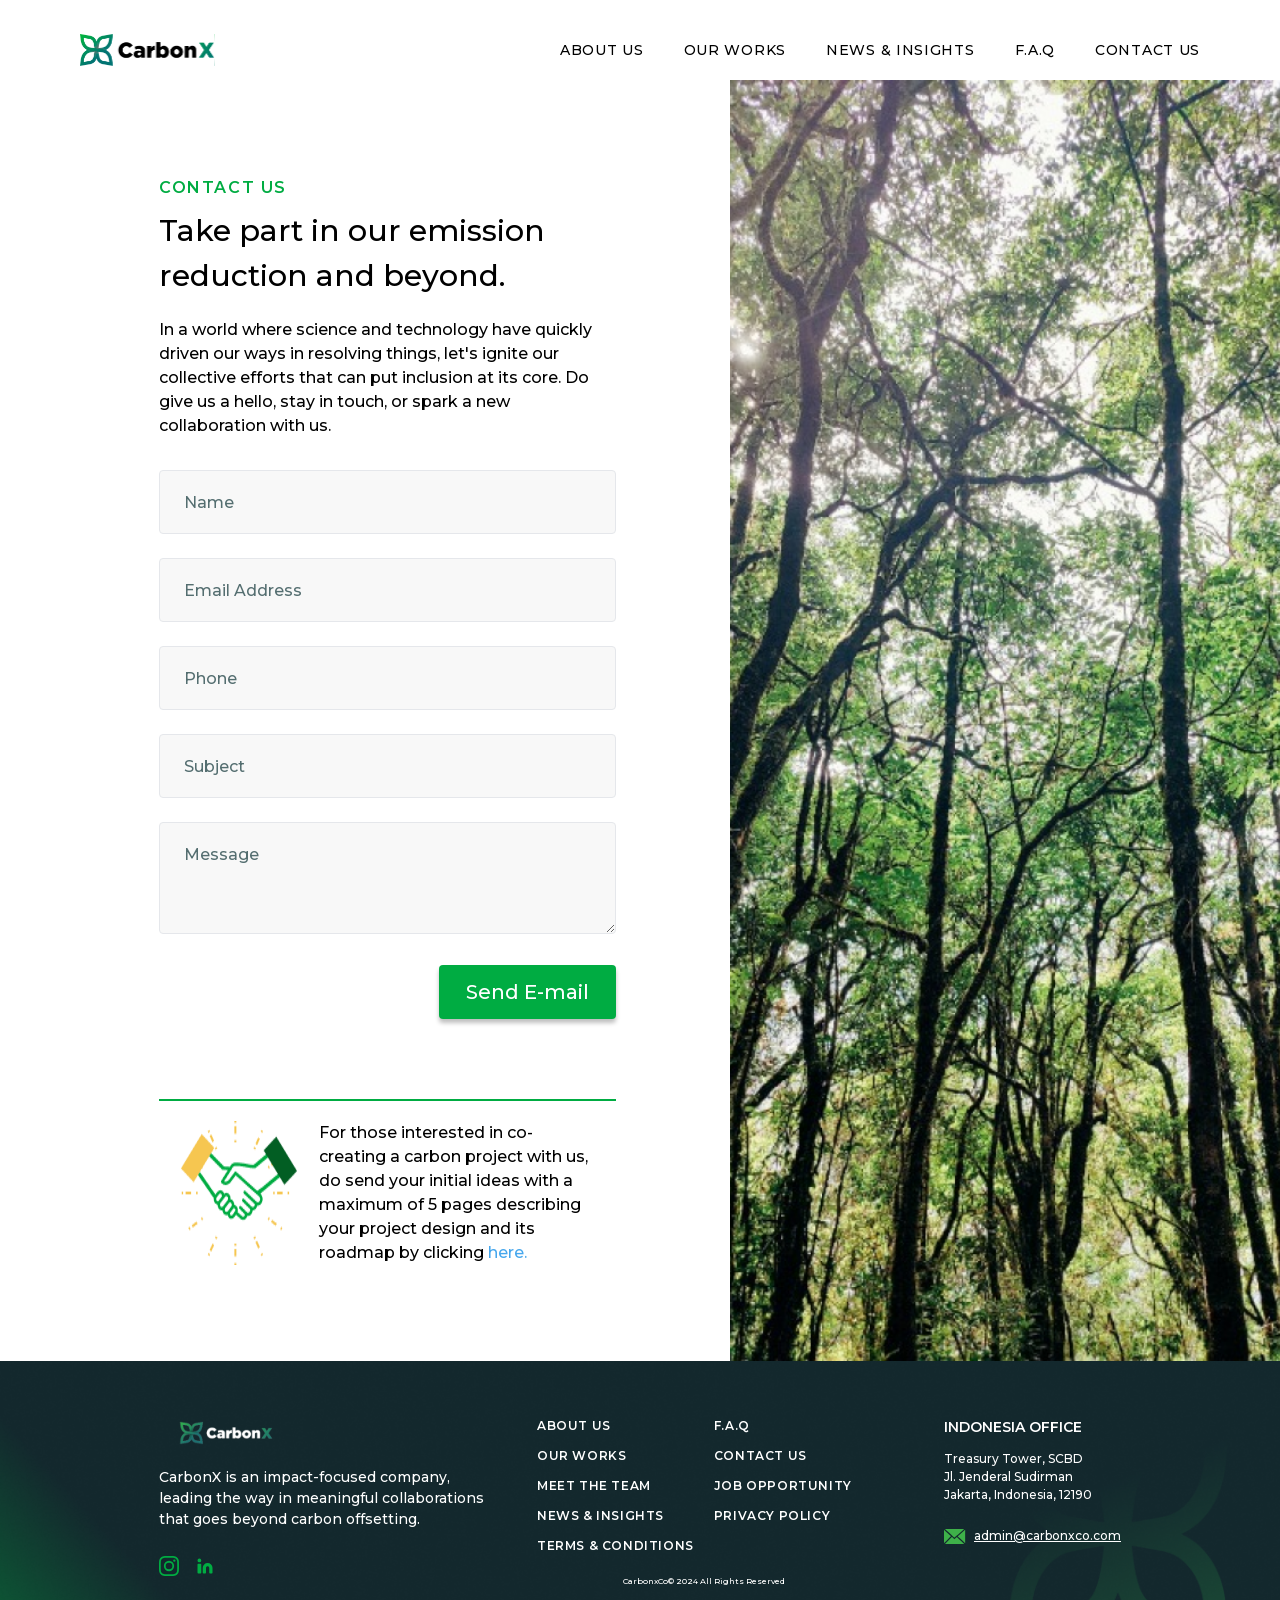
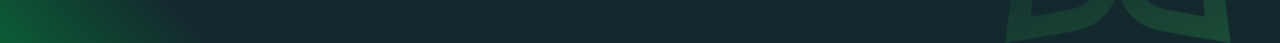
<file: contact-us/index.html>
<!DOCTYPE html><html lang="en"><head><meta charSet="utf-8"/><meta name="viewport" content="width=device-width, initial-scale=1"/><link rel="stylesheet" href="/_next/static/css/3b4567dc17a296d3.css" crossorigin="" data-precedence="next"/><link rel="preload" as="script" fetchPriority="low" href="/_next/static/chunks/webpack-f6d367a908612e36.js" crossorigin=""/><script src="/_next/static/chunks/fd9d1056-3267ae85bcfda482.js" async="" crossorigin=""></script><script src="/_next/static/chunks/938-5064a08069773ac5.js" async="" crossorigin=""></script><script src="/_next/static/chunks/main-app-4e748a0f97928636.js" async="" crossorigin=""></script><script src="/_next/static/chunks/644-b5a2b31b8eecede8.js" async=""></script><script src="/_next/static/chunks/101-d28e3d31a06e1099.js" async=""></script><script src="/_next/static/chunks/app/contact-us/page-bc2eb3248e8ad4f7.js" async=""></script><script src="/_next/static/chunks/250-7f24effe9f352000.js" async=""></script><script src="/_next/static/chunks/app/layout-532a8e9da59ddb2e.js" async=""></script><script src="/_next/static/chunks/503-990276ae78938b6c.js" async=""></script><script src="/_next/static/chunks/app/page-59a50ef7922b0fa5.js" async=""></script><title>Contact Us | Carbonxco</title><meta name="description" content="Take part in your business&#x27; emission reduction and beyond with CarbonX!"/><meta property="og:title" content="Carbonxco"/><meta property="og:description" content="Join CarbonX in empowering communities through quality carbon projects by leveraging climate technology solutions, for a more sustainable future."/><meta property="og:url" content="https://www.carbonxco.com/"/><meta property="og:image" content="https://www.carbonxco.com/carbonxco-og.jpg"/><meta property="og:image:width" content="1200"/><meta property="og:image:height" content="630"/><meta property="og:image:alt" content="Carbonxco open graph image"/><meta property="og:type" content="website"/><meta name="twitter:card" content="summary_large_image"/><meta name="twitter:title" content="Carbonxco"/><meta name="twitter:description" content="Join CarbonX in empowering communities through quality carbon projects by leveraging climate technology solutions, for a more sustainable future."/><meta name="twitter:image" content="https://www.carbonxco.com/carbonxco-og.jpg"/><meta name="twitter:image:width" content="1200"/><meta name="twitter:image:height" content="630"/><meta name="twitter:image:alt" content="Carbonxco open graph image"/><link rel="icon" href="/favicon.ico" type="image/x-icon" sizes="32x32"/><meta name="google-site-verification" content="V4-jqIYjS8SUgmCC_to9shf6Xzgp_-9ayVk7YSzKS-E"/><script src="/_next/static/chunks/polyfills-c67a75d1b6f99dc8.js" crossorigin="" noModule=""></script></head><body class="__className_069ab3 antialiased"><style>#nprogress{pointer-events:none}#nprogress .bar{background:#29d;position:fixed;z-index:1600;top: 0;left:0;width:100%;height:3px}#nprogress .peg{display:block;position:absolute;right:0;width:100px;height:100%;box-shadow:0 0 10px #29d,0 0 5px #29d;opacity:1;-webkit-transform:rotate(3deg) translate(0px,-4px);-ms-transform:rotate(3deg) translate(0px,-4px);transform:rotate(3deg) translate(0px,-4px)}#nprogress .spinner{display:block;position:fixed;z-index:1600;top: 15px;right:15px}#nprogress .spinner-icon{width:18px;height:18px;box-sizing:border-box;border:2px solid transparent;border-top-color:#29d;border-left-color:#29d;border-radius:50%;-webkit-animation:nprogress-spinner 400ms linear infinite;animation:nprogress-spinner 400ms linear infinite}.nprogress-custom-parent{overflow:hidden;position:relative}.nprogress-custom-parent #nprogress .bar,.nprogress-custom-parent #nprogress .spinner{position:absolute}@-webkit-keyframes nprogress-spinner{0%{-webkit-transform:rotate(0deg)}100%{-webkit-transform:rotate(360deg)}}@keyframes nprogress-spinner{0%{transform:rotate(0deg)}100%{transform:rotate(360deg)}}</style><div class="bg-white flex justify-between items-center h-[80px] p-3 md:p-5 md:pt-10 md:px-20"><a href="/"><img alt="carbonxco" loading="lazy" width="135" height="32" decoding="async" data-nimg="1" style="color:transparent" src="/assets/carbonxco-logo.svg"/></a><nav><div class="hidden lg:flex gap-10 items-center"><a class="tracking-wider text-[14px] font-medium text-center hover:text-[#00B040]" href="/about/">ABOUT US</a><a class="tracking-wider text-[14px] font-medium text-center hover:text-[#00B040]" href="/works/">OUR WORKS</a><a class="tracking-wider text-[14px] font-medium text-center hover:text-[#00B040]" href="/news/">NEWS &amp; INSIGHTS</a><a class="tracking-wider text-[14px] font-medium text-center hover:text-[#00B040]" href="/faq/">F.A.Q</a><a class="tracking-wider text-[14px] font-medium text-center hover:text-[#00B040]" href="/contact-us/">CONTACT US</a></div><div class="block lg:hidden"><button><img alt="menu" loading="lazy" width="40" height="40" decoding="async" data-nimg="1" style="color:transparent" src="/assets/menu-icon.svg"/></button></div></nav></div><div class="relative"><img alt="contact" loading="lazy" width="550" height="100" decoding="async" data-nimg="1" class="hidden lg:flex absolute top-0 right-0 object-cover lg:w-[300px] xl:w-[550px] h-full" style="color:transparent" src="/assets/contact-us/contact-bg.png"/><img alt="contact" loading="lazy" width="550" height="100" decoding="async" data-nimg="1" class="block lg:hidden w-full h-auto max-h-[280px] object-cover aspect-square" style="color:transparent" src="/assets/contact-us/contact-bg.png"/><div class="px-4 lg:px-[120px] xl:px-[159px] relative min-h-screen py-5 lg:py-24"><div class="grid grid-cols-1 lg:grid-cols-2 gap-x-12"><div><h3 class="undefined text-[#00AC42] font-semibold tracking-widest text-[16px]">CONTACT US</h3><h1 class="text-[24px] lg:text-[30px] font-medium mt-2">Take part in our emission reduction and beyond.</h1><p class="text-[16px] font-medium mt-5">In a world where science and technology have quickly driven our ways in resolving things, let&#x27;s ignite our collective efforts that can put inclusion at its core. Do give us a hello, stay in touch, or spark a new collaboration with us.</p><form class="mt-8"><p><input class="w-full placeholder:text-[#546E70] placeholder:text-base placeholder:font-medium py-5 px-6 rounded-[4px] h-16 bg-[#F8F8F8] border border-2-[#546E70]" placeholder="Name" required="" name="name" value=""/></p><p class="mt-6"><input class="w-full placeholder:text-[#546E70] placeholder:text-base placeholder:font-medium py-5 px-6 rounded-[4px] h-16 bg-[#F8F8F8] border border-2-[#546E70]" placeholder="Email Address" required="" name="email" value=""/></p><p class="mt-6"><input class="w-full placeholder:text-[#546E70] placeholder:text-base placeholder:font-medium py-5 px-6 rounded-[4px] h-16 bg-[#F8F8F8] border border-2-[#546E70]" placeholder="Phone" required="" name="phone" value=""/></p><p class="mt-6"><input class="w-full placeholder:text-[#546E70] placeholder:text-base placeholder:font-medium py-5 px-6 rounded-[4px] h-16 bg-[#F8F8F8] border border-2-[#546E70]" placeholder="Subject" required="" name="subject" value=""/></p><p class="mt-6"><textarea class="w-full placeholder:text-[#546E70] placeholder:text-base placeholder:font-medium py-5 px-6 rounded-[4px] h-28 bg-[#F8F8F8] border border-2-[#546E70]" name="body" placeholder="Message" required=""></textarea></p><div class="flex justify-between flex-row flex-wrap lg:flex-nowrap items-center mt-6 gap-5"><div></div><button type="submit" class="bg-[#00AC42] hover:bg-[#287B49] false w-full md:w-fit false px-[27px] py-[12px] rounded-[4px] shadow-[0_4px_4px_0_rgba(0,0,0,0.25)]"><p class="text-[20px] text-white font-medium text-nowrap">Send E-mail</p></button></div></form><div class="grid grid-cols-1 lg:grid-cols-[120px_auto] gap-x-5 px-5 border-t-2 pt-5 border-[#00AC42] mt-20"><div class="flex justify-center"><img alt="contact" loading="lazy" width="116" height="108" decoding="async" data-nimg="1" style="color:transparent" src="/assets/contact-us/contact-handshake.png"/></div><div><p class="font-medium text-base ">For those interested in co-creating a carbon project with us, do send your initial ideas with a maximum of 5 pages describing your project design and its roadmap by clicking<!-- --> <a href="mailto:adminhrga@carbonxco.com" class="text-[#46A7ED]">here.</a></p></div></div></div><div></div></div></div></div><div class="px-4 lg:px-[120px] xl:px-[159px] bg-[#13282D] md:bg-transparent py-5 md:py-14 relative"><footer><div class="hidden relative z-20 md:flex justify-between items-start flex-col md:flex-row gap-x-2"><div class="flex justify-between items-start gap-12 flex-col md:flex-row"><div><a href="/"><div class="w-[135px] h-[32px] relative"><img alt="carbonxco" loading="lazy" decoding="async" data-nimg="fill" class="object-contain" style="position:absolute;height:100%;width:100%;left:0;top:0;right:0;bottom:0;color:transparent" src="/assets/footer-logo.png"/></div></a><p class="mt-[18px] mb-[26px] max-w-[330px] font-medium text-white text-[14px]">CarbonX is an impact-focused company, leading the way in meaningful collaborations that goes beyond carbon offsetting.</p><div class="hidden lg:flex flex-row justify-start gap-4"><a target="_blank" href="https://www.instagram.com/carbonx.id/"><svg xmlns="http://www.w3.org/2000/svg" class="hover:stroke-[#8ACE94] hover:fill-[#8ACE94]" width="20" height="20" fill="none"><path fill="#00AC42" d="M10 0C7.282 0 6.943.013 5.879.058 4.81.111 4.088.276 3.45.524c-.657.257-1.217.6-1.77 1.156A4.849 4.849 0 0 0 .524 3.45C.276 4.088.11 4.81.058 5.88.01 6.943 0 7.282 0 10c0 2.719.013 3.057.058 4.121.053 1.065.218 1.791.466 2.429.257.657.6 1.217 1.156 1.77a4.848 4.848 0 0 0 1.77 1.156c.638.245 1.364.413 2.429.466C6.943 19.99 7.282 20 10 20c2.719 0 3.057-.013 4.121-.058 1.065-.053 1.791-.222 2.429-.466a4.905 4.905 0 0 0 1.77-1.156 4.823 4.823 0 0 0 1.156-1.77c.245-.638.413-1.364.466-2.429C19.99 13.057 20 12.72 20 10c0-2.718-.013-3.057-.058-4.121-.053-1.065-.222-1.795-.466-2.429a4.905 4.905 0 0 0-1.156-1.77A4.823 4.823 0 0 0 16.55.524C15.912.276 15.186.11 14.12.058 13.057.01 12.72 0 10 0Zm0 1.8c2.67 0 2.989.013 4.044.058.973.046 1.503.209 1.855.346.47.182.798.397 1.153.748.348.348.563.68.745 1.15.137.352.3.882.345 1.855.045 1.055.058 1.375.058 4.044 0 2.669-.013 2.988-.061 4.043-.053.973-.215 1.504-.352 1.855-.19.47-.401.798-.75 1.153a3.155 3.155 0 0 1-1.152.745c-.348.138-.886.3-1.863.346-1.06.045-1.373.058-4.05.058-2.676 0-2.988-.013-4.05-.062-.973-.052-1.51-.215-1.862-.352-.475-.19-.8-.4-1.15-.75a3.004 3.004 0 0 1-.748-1.152c-.14-.347-.3-.885-.352-1.862-.035-1.048-.052-1.373-.052-4.037 0-2.663.017-2.989.052-4.05.052-.977.212-1.514.352-1.862.173-.476.397-.801.748-1.153a2.983 2.983 0 0 1 1.15-.75c.352-.136.876-.299 1.853-.348 1.06-.038 1.373-.052 4.046-.052l.041.03Zm0 3.067a5.132 5.132 0 0 0-5.134 5.134A5.132 5.132 0 0 0 10 15.135a5.132 5.132 0 0 0 5.134-5.134A5.132 5.132 0 0 0 10 4.867Zm0 8.468A3.331 3.331 0 0 1 6.666 10 3.331 3.331 0 0 1 10 6.668 3.331 3.331 0 0 1 13.334 10 3.331 3.331 0 0 1 10 13.335Zm6.54-8.673a1.202 1.202 0 0 1-2.402 0 1.202 1.202 0 0 1 2.403 0Z"></path></svg></a><a target="_blank" href="https://www.linkedin.com/company/carbonx-investments/"><svg xmlns="http://www.w3.org/2000/svg" class="hover:stroke-[#8ACE94] hover:fill-[#8ACE94]" width="20" height="20" fill="none"><path fill="#00AC42" d="M12.625 7a4.858 4.858 0 0 0-4.875 4.85v4.9a.75.75 0 0 0 .75.75h1.75a.75.75 0 0 0 .75-.75v-4.9a1.618 1.618 0 0 1 1.791-1.608 1.667 1.667 0 0 1 1.459 1.666v4.842a.75.75 0 0 0 .75.75h1.75a.75.75 0 0 0 .75-.75v-4.9A4.858 4.858 0 0 0 12.625 7ZM5.5 7.75H3.25a.75.75 0 0 0-.75.75v8.25c0 .414.336.75.75.75H5.5a.75.75 0 0 0 .75-.75V8.5a.75.75 0 0 0-.75-.75ZM4.375 6.25a1.875 1.875 0 1 0 0-3.75 1.875 1.875 0 0 0 0 3.75Z"></path></svg></a></div><p class="block lg:hidden font-medium text-white text-[8px]">CarbonxCo© 2024 All Rights Reserved</p></div><div class="flex justify-start items-start lg:justify-center flex-col lg:items-center"><div class="grid grid-cols-2 gap-y-3 gap-x-5"><a class="tracking-wider text-[12px] text-white text-start font-semibold hover:text-[#00B040]" href="/about/">ABOUT US</a><a class="tracking-wider text-[12px] text-white text-start font-semibold hover:text-[#00B040]" href="/faq/">F.A.Q</a><a class="tracking-wider text-[12px] text-white text-start font-semibold hover:text-[#00B040]" href="/works/">OUR WORKS</a><a class="tracking-wider text-[12px] text-white text-start font-semibold hover:text-[#00B040]" href="/contact-us/">CONTACT US</a><a class="tracking-wider text-[12px] text-white text-start font-semibold hover:text-[#00B040]" href="/teams/">MEET THE TEAM</a><a class="tracking-wider text-[12px] text-white text-start font-semibold hover:text-[#00B040]" href="/career/">JOB OPPORTUNITY</a><a class="tracking-wider text-[12px] text-white text-start font-semibold hover:text-[#00B040]" href="/news/">NEWS &amp; INSIGHTS</a><a class="tracking-wider text-[12px] text-white text-start font-semibold hover:text-[#00B040]" href="/pp/">PRIVACY POLICY</a><a class="tracking-wider text-[12px] text-white text-start font-semibold hover:text-[#00B040]" href="/tc/">TERMS &amp; CONDITIONS</a></div><p class="hidden lg:block font-medium text-white text-[8px] mt-5">CarbonxCo© 2024 All Rights Reserved</p></div></div><div class="mt-10 md:mt-0"><p class="font-semibold text-white text-[14px]">INDONESIA OFFICE</p><p class="mt-3 mb-6 font-medium text-white text-[12px]">Treasury Tower, SCBD<br/>Jl. Jenderal Sudirman<br/>Jakarta, Indonesia, 12190</p><a href="mailto:admin@carbonxco.com" class="flex flex-row flex-nowrap items-center gap-2"><svg xmlns="http://www.w3.org/2000/svg" width="22" height="15" fill="none"><path fill="#3EB049" d="M20.232 0H.903l.857.778c.856.778 1.711 1.557 2.568 2.334a7001.57 7001.57 0 0 0 5.264 4.771c.236.214.475.423.709.639.061.056.098.059.163.002.782-.687 1.567-1.372 2.353-2.056 1.075-.936 2.152-1.87 3.228-2.806l1.996-1.74L20.12.103c.034-.029.064-.06.111-.104Z"></path><path fill="#3EB049" d="M.852 15h19.397c-.18-.21-.386-.37-.576-.545-.675-.626-1.354-1.248-2.033-1.871l-2.811-2.58c-.606-.555-1.214-1.109-1.818-1.666-.24-.221-.237-.224-.48-.012l-1.972 1.717c-.199.172-.198.17-.395-.009-.705-.641-1.413-1.28-2.115-1.927-.097-.089-.147-.08-.237.009-2.285 2.26-4.573 4.519-6.86 6.777-.03.03-.059.061-.1.107ZM21.16 14.168V.813c-.226.194-.431.369-.635.546l-4.467 3.889c-.756.659-1.512 1.319-2.27 1.976-.08.07-.089.113-.005.19.795.724 1.585 1.452 2.377 2.179a6623.601 6623.601 0 0 1 4.772 4.384c.068.062.14.118.228.192ZM0 .826V14.13c.155-.109.265-.242.386-.362 1.277-1.26 2.55-2.524 3.826-3.786.894-.883 1.786-1.768 2.686-2.645.12-.118.103-.175-.012-.278-.864-.778-1.722-1.562-2.583-2.343-.938-.85-1.876-1.701-2.816-2.55C1 1.725.511 1.286 0 .826Z"></path></svg><span class="font-medium text-xs text-white underline">admin@carbonxco.com</span></a><div class="flex lg:hidden flex-row justify-start gap-4 mt-5"><a target="_blank" href="https://www.instagram.com/carbonx.id/"><svg xmlns="http://www.w3.org/2000/svg" class="hover:stroke-[#8ACE94] hover:fill-[#8ACE94]" width="20" height="20" fill="none"><path fill="#00AC42" d="M10 0C7.282 0 6.943.013 5.879.058 4.81.111 4.088.276 3.45.524c-.657.257-1.217.6-1.77 1.156A4.849 4.849 0 0 0 .524 3.45C.276 4.088.11 4.81.058 5.88.01 6.943 0 7.282 0 10c0 2.719.013 3.057.058 4.121.053 1.065.218 1.791.466 2.429.257.657.6 1.217 1.156 1.77a4.848 4.848 0 0 0 1.77 1.156c.638.245 1.364.413 2.429.466C6.943 19.99 7.282 20 10 20c2.719 0 3.057-.013 4.121-.058 1.065-.053 1.791-.222 2.429-.466a4.905 4.905 0 0 0 1.77-1.156 4.823 4.823 0 0 0 1.156-1.77c.245-.638.413-1.364.466-2.429C19.99 13.057 20 12.72 20 10c0-2.718-.013-3.057-.058-4.121-.053-1.065-.222-1.795-.466-2.429a4.905 4.905 0 0 0-1.156-1.77A4.823 4.823 0 0 0 16.55.524C15.912.276 15.186.11 14.12.058 13.057.01 12.72 0 10 0Zm0 1.8c2.67 0 2.989.013 4.044.058.973.046 1.503.209 1.855.346.47.182.798.397 1.153.748.348.348.563.68.745 1.15.137.352.3.882.345 1.855.045 1.055.058 1.375.058 4.044 0 2.669-.013 2.988-.061 4.043-.053.973-.215 1.504-.352 1.855-.19.47-.401.798-.75 1.153a3.155 3.155 0 0 1-1.152.745c-.348.138-.886.3-1.863.346-1.06.045-1.373.058-4.05.058-2.676 0-2.988-.013-4.05-.062-.973-.052-1.51-.215-1.862-.352-.475-.19-.8-.4-1.15-.75a3.004 3.004 0 0 1-.748-1.152c-.14-.347-.3-.885-.352-1.862-.035-1.048-.052-1.373-.052-4.037 0-2.663.017-2.989.052-4.05.052-.977.212-1.514.352-1.862.173-.476.397-.801.748-1.153a2.983 2.983 0 0 1 1.15-.75c.352-.136.876-.299 1.853-.348 1.06-.038 1.373-.052 4.046-.052l.041.03Zm0 3.067a5.132 5.132 0 0 0-5.134 5.134A5.132 5.132 0 0 0 10 15.135a5.132 5.132 0 0 0 5.134-5.134A5.132 5.132 0 0 0 10 4.867Zm0 8.468A3.331 3.331 0 0 1 6.666 10 3.331 3.331 0 0 1 10 6.668 3.331 3.331 0 0 1 13.334 10 3.331 3.331 0 0 1 10 13.335Zm6.54-8.673a1.202 1.202 0 0 1-2.402 0 1.202 1.202 0 0 1 2.403 0Z"></path></svg></a><a target="_blank" href="https://www.linkedin.com/company/carbonx-investments/"><svg xmlns="http://www.w3.org/2000/svg" class="hover:stroke-[#8ACE94] hover:fill-[#8ACE94]" width="20" height="20" fill="none"><path fill="#00AC42" d="M12.625 7a4.858 4.858 0 0 0-4.875 4.85v4.9a.75.75 0 0 0 .75.75h1.75a.75.75 0 0 0 .75-.75v-4.9a1.618 1.618 0 0 1 1.791-1.608 1.667 1.667 0 0 1 1.459 1.666v4.842a.75.75 0 0 0 .75.75h1.75a.75.75 0 0 0 .75-.75v-4.9A4.858 4.858 0 0 0 12.625 7ZM5.5 7.75H3.25a.75.75 0 0 0-.75.75v8.25c0 .414.336.75.75.75H5.5a.75.75 0 0 0 .75-.75V8.5a.75.75 0 0 0-.75-.75ZM4.375 6.25a1.875 1.875 0 1 0 0-3.75 1.875 1.875 0 0 0 0 3.75Z"></path></svg></a></div></div></div><div class="flex md:hidden relative z-20 flex-col"><div class="flex justify-start items-start lg:justify-center flex-col lg:items-center"><div class="grid grid-cols-2 gap-y-3 gap-x-5"><a class="tracking-wider text-[12px] text-white text-start font-semibold hover:text-[#00B040]" href="/about/">ABOUT US</a><a class="tracking-wider text-[12px] text-white text-start font-semibold hover:text-[#00B040]" href="/faq/">F.A.Q</a><a class="tracking-wider text-[12px] text-white text-start font-semibold hover:text-[#00B040]" href="/works/">OUR WORKS</a><a class="tracking-wider text-[12px] text-white text-start font-semibold hover:text-[#00B040]" href="/contact-us/">CONTACT US</a><a class="tracking-wider text-[12px] text-white text-start font-semibold hover:text-[#00B040]" href="/teams/">MEET THE TEAM</a><a class="tracking-wider text-[12px] text-white text-start font-semibold hover:text-[#00B040]" href="/career/">JOB OPPORTUNITY</a><a class="tracking-wider text-[12px] text-white text-start font-semibold hover:text-[#00B040]" href="/news/">NEWS &amp; INSIGHTS</a><a class="tracking-wider text-[12px] text-white text-start font-semibold hover:text-[#00B040]" href="/pp/">PRIVACY POLICY</a><a class="tracking-wider text-[12px] text-white text-start font-semibold hover:text-[#00B040]" href="/tc/">TERMS &amp; CONDITIONS</a></div><p class="hidden lg:block font-medium text-white text-[8px] mt-5">CarbonxCo© 2024 All Rights Reserved</p></div><div class="mt-10 md:mt-0"><p class="font-semibold text-white text-[14px]">INDONESIA OFFICE</p><p class="mt-3 mb-6 font-medium text-white text-[12px]">Treasury Tower, SCBD<br/>Jl. Jenderal Sudirman<br/>Jakarta, Indonesia, 12190</p><a href="mailto:admin@carbonxco.com" class="flex flex-row flex-nowrap items-center gap-2"><svg xmlns="http://www.w3.org/2000/svg" width="22" height="15" fill="none"><path fill="#3EB049" d="M20.232 0H.903l.857.778c.856.778 1.711 1.557 2.568 2.334a7001.57 7001.57 0 0 0 5.264 4.771c.236.214.475.423.709.639.061.056.098.059.163.002.782-.687 1.567-1.372 2.353-2.056 1.075-.936 2.152-1.87 3.228-2.806l1.996-1.74L20.12.103c.034-.029.064-.06.111-.104Z"></path><path fill="#3EB049" d="M.852 15h19.397c-.18-.21-.386-.37-.576-.545-.675-.626-1.354-1.248-2.033-1.871l-2.811-2.58c-.606-.555-1.214-1.109-1.818-1.666-.24-.221-.237-.224-.48-.012l-1.972 1.717c-.199.172-.198.17-.395-.009-.705-.641-1.413-1.28-2.115-1.927-.097-.089-.147-.08-.237.009-2.285 2.26-4.573 4.519-6.86 6.777-.03.03-.059.061-.1.107ZM21.16 14.168V.813c-.226.194-.431.369-.635.546l-4.467 3.889c-.756.659-1.512 1.319-2.27 1.976-.08.07-.089.113-.005.19.795.724 1.585 1.452 2.377 2.179a6623.601 6623.601 0 0 1 4.772 4.384c.068.062.14.118.228.192ZM0 .826V14.13c.155-.109.265-.242.386-.362 1.277-1.26 2.55-2.524 3.826-3.786.894-.883 1.786-1.768 2.686-2.645.12-.118.103-.175-.012-.278-.864-.778-1.722-1.562-2.583-2.343-.938-.85-1.876-1.701-2.816-2.55C1 1.725.511 1.286 0 .826Z"></path></svg><span class="font-medium text-xs text-white underline">admin@carbonxco.com</span></a><div class="flex lg:hidden flex-row justify-start gap-4 mt-5"><a target="_blank" href="https://www.instagram.com/carbonx.id/"><svg xmlns="http://www.w3.org/2000/svg" class="hover:stroke-[#8ACE94] hover:fill-[#8ACE94]" width="20" height="20" fill="none"><path fill="#00AC42" d="M10 0C7.282 0 6.943.013 5.879.058 4.81.111 4.088.276 3.45.524c-.657.257-1.217.6-1.77 1.156A4.849 4.849 0 0 0 .524 3.45C.276 4.088.11 4.81.058 5.88.01 6.943 0 7.282 0 10c0 2.719.013 3.057.058 4.121.053 1.065.218 1.791.466 2.429.257.657.6 1.217 1.156 1.77a4.848 4.848 0 0 0 1.77 1.156c.638.245 1.364.413 2.429.466C6.943 19.99 7.282 20 10 20c2.719 0 3.057-.013 4.121-.058 1.065-.053 1.791-.222 2.429-.466a4.905 4.905 0 0 0 1.77-1.156 4.823 4.823 0 0 0 1.156-1.77c.245-.638.413-1.364.466-2.429C19.99 13.057 20 12.72 20 10c0-2.718-.013-3.057-.058-4.121-.053-1.065-.222-1.795-.466-2.429a4.905 4.905 0 0 0-1.156-1.77A4.823 4.823 0 0 0 16.55.524C15.912.276 15.186.11 14.12.058 13.057.01 12.72 0 10 0Zm0 1.8c2.67 0 2.989.013 4.044.058.973.046 1.503.209 1.855.346.47.182.798.397 1.153.748.348.348.563.68.745 1.15.137.352.3.882.345 1.855.045 1.055.058 1.375.058 4.044 0 2.669-.013 2.988-.061 4.043-.053.973-.215 1.504-.352 1.855-.19.47-.401.798-.75 1.153a3.155 3.155 0 0 1-1.152.745c-.348.138-.886.3-1.863.346-1.06.045-1.373.058-4.05.058-2.676 0-2.988-.013-4.05-.062-.973-.052-1.51-.215-1.862-.352-.475-.19-.8-.4-1.15-.75a3.004 3.004 0 0 1-.748-1.152c-.14-.347-.3-.885-.352-1.862-.035-1.048-.052-1.373-.052-4.037 0-2.663.017-2.989.052-4.05.052-.977.212-1.514.352-1.862.173-.476.397-.801.748-1.153a2.983 2.983 0 0 1 1.15-.75c.352-.136.876-.299 1.853-.348 1.06-.038 1.373-.052 4.046-.052l.041.03Zm0 3.067a5.132 5.132 0 0 0-5.134 5.134A5.132 5.132 0 0 0 10 15.135a5.132 5.132 0 0 0 5.134-5.134A5.132 5.132 0 0 0 10 4.867Zm0 8.468A3.331 3.331 0 0 1 6.666 10 3.331 3.331 0 0 1 10 6.668 3.331 3.331 0 0 1 13.334 10 3.331 3.331 0 0 1 10 13.335Zm6.54-8.673a1.202 1.202 0 0 1-2.402 0 1.202 1.202 0 0 1 2.403 0Z"></path></svg></a><a target="_blank" href="https://www.linkedin.com/company/carbonx-investments/"><svg xmlns="http://www.w3.org/2000/svg" class="hover:stroke-[#8ACE94] hover:fill-[#8ACE94]" width="20" height="20" fill="none"><path fill="#00AC42" d="M12.625 7a4.858 4.858 0 0 0-4.875 4.85v4.9a.75.75 0 0 0 .75.75h1.75a.75.75 0 0 0 .75-.75v-4.9a1.618 1.618 0 0 1 1.791-1.608 1.667 1.667 0 0 1 1.459 1.666v4.842a.75.75 0 0 0 .75.75h1.75a.75.75 0 0 0 .75-.75v-4.9A4.858 4.858 0 0 0 12.625 7ZM5.5 7.75H3.25a.75.75 0 0 0-.75.75v8.25c0 .414.336.75.75.75H5.5a.75.75 0 0 0 .75-.75V8.5a.75.75 0 0 0-.75-.75ZM4.375 6.25a1.875 1.875 0 1 0 0-3.75 1.875 1.875 0 0 0 0 3.75Z"></path></svg></a></div></div><div class="mt-10"><div><a href="/"><div class="w-[135px] h-[32px] relative"><img alt="carbonxco" loading="lazy" decoding="async" data-nimg="fill" class="object-contain" style="position:absolute;height:100%;width:100%;left:0;top:0;right:0;bottom:0;color:transparent" src="/assets/footer-logo.png"/></div></a><p class="mt-[18px] mb-[26px] max-w-[330px] font-medium text-white text-[14px]">CarbonX is an impact-focused company, leading the way in meaningful collaborations that goes beyond carbon offsetting.</p><div class="hidden lg:flex flex-row justify-start gap-4"><a target="_blank" href="https://www.instagram.com/carbonx.id/"><svg xmlns="http://www.w3.org/2000/svg" class="hover:stroke-[#8ACE94] hover:fill-[#8ACE94]" width="20" height="20" fill="none"><path fill="#00AC42" d="M10 0C7.282 0 6.943.013 5.879.058 4.81.111 4.088.276 3.45.524c-.657.257-1.217.6-1.77 1.156A4.849 4.849 0 0 0 .524 3.45C.276 4.088.11 4.81.058 5.88.01 6.943 0 7.282 0 10c0 2.719.013 3.057.058 4.121.053 1.065.218 1.791.466 2.429.257.657.6 1.217 1.156 1.77a4.848 4.848 0 0 0 1.77 1.156c.638.245 1.364.413 2.429.466C6.943 19.99 7.282 20 10 20c2.719 0 3.057-.013 4.121-.058 1.065-.053 1.791-.222 2.429-.466a4.905 4.905 0 0 0 1.77-1.156 4.823 4.823 0 0 0 1.156-1.77c.245-.638.413-1.364.466-2.429C19.99 13.057 20 12.72 20 10c0-2.718-.013-3.057-.058-4.121-.053-1.065-.222-1.795-.466-2.429a4.905 4.905 0 0 0-1.156-1.77A4.823 4.823 0 0 0 16.55.524C15.912.276 15.186.11 14.12.058 13.057.01 12.72 0 10 0Zm0 1.8c2.67 0 2.989.013 4.044.058.973.046 1.503.209 1.855.346.47.182.798.397 1.153.748.348.348.563.68.745 1.15.137.352.3.882.345 1.855.045 1.055.058 1.375.058 4.044 0 2.669-.013 2.988-.061 4.043-.053.973-.215 1.504-.352 1.855-.19.47-.401.798-.75 1.153a3.155 3.155 0 0 1-1.152.745c-.348.138-.886.3-1.863.346-1.06.045-1.373.058-4.05.058-2.676 0-2.988-.013-4.05-.062-.973-.052-1.51-.215-1.862-.352-.475-.19-.8-.4-1.15-.75a3.004 3.004 0 0 1-.748-1.152c-.14-.347-.3-.885-.352-1.862-.035-1.048-.052-1.373-.052-4.037 0-2.663.017-2.989.052-4.05.052-.977.212-1.514.352-1.862.173-.476.397-.801.748-1.153a2.983 2.983 0 0 1 1.15-.75c.352-.136.876-.299 1.853-.348 1.06-.038 1.373-.052 4.046-.052l.041.03Zm0 3.067a5.132 5.132 0 0 0-5.134 5.134A5.132 5.132 0 0 0 10 15.135a5.132 5.132 0 0 0 5.134-5.134A5.132 5.132 0 0 0 10 4.867Zm0 8.468A3.331 3.331 0 0 1 6.666 10 3.331 3.331 0 0 1 10 6.668 3.331 3.331 0 0 1 13.334 10 3.331 3.331 0 0 1 10 13.335Zm6.54-8.673a1.202 1.202 0 0 1-2.402 0 1.202 1.202 0 0 1 2.403 0Z"></path></svg></a><a target="_blank" href="https://www.linkedin.com/company/carbonx-investments/"><svg xmlns="http://www.w3.org/2000/svg" class="hover:stroke-[#8ACE94] hover:fill-[#8ACE94]" width="20" height="20" fill="none"><path fill="#00AC42" d="M12.625 7a4.858 4.858 0 0 0-4.875 4.85v4.9a.75.75 0 0 0 .75.75h1.75a.75.75 0 0 0 .75-.75v-4.9a1.618 1.618 0 0 1 1.791-1.608 1.667 1.667 0 0 1 1.459 1.666v4.842a.75.75 0 0 0 .75.75h1.75a.75.75 0 0 0 .75-.75v-4.9A4.858 4.858 0 0 0 12.625 7ZM5.5 7.75H3.25a.75.75 0 0 0-.75.75v8.25c0 .414.336.75.75.75H5.5a.75.75 0 0 0 .75-.75V8.5a.75.75 0 0 0-.75-.75ZM4.375 6.25a1.875 1.875 0 1 0 0-3.75 1.875 1.875 0 0 0 0 3.75Z"></path></svg></a></div><p class="block lg:hidden font-medium text-white text-[8px]">CarbonxCo© 2024 All Rights Reserved</p></div></div></div><img alt="carbonx footer" loading="lazy" decoding="async" data-nimg="fill" class="z-10 hidden md:block absolute top-0 left-0 object-cover" style="position:absolute;height:100%;width:100%;left:0;top:0;right:0;bottom:0;color:transparent" src="/assets/footer-bg.png"/></footer></div><script src="/_next/static/chunks/webpack-f6d367a908612e36.js" crossorigin="" async=""></script><script>(self.__next_f=self.__next_f||[]).push([0]);self.__next_f.push([2,null])</script><script>self.__next_f.push([1,"1:HL[\"/_next/static/css/3b4567dc17a296d3.css\",\"style\",{\"crossOrigin\":\"\"}]\n0:\"$L2\"\n"])</script><script>self.__next_f.push([1,"3:I[7690,[],\"\"]\n5:I[1749,[\"644\",\"static/chunks/644-b5a2b31b8eecede8.js\",\"101\",\"static/chunks/101-d28e3d31a06e1099.js\",\"746\",\"static/chunks/app/contact-us/page-bc2eb3248e8ad4f7.js\"],\"Image\"]\n6:I[8342,[\"644\",\"static/chunks/644-b5a2b31b8eecede8.js\",\"101\",\"static/chunks/101-d28e3d31a06e1099.js\",\"746\",\"static/chunks/app/contact-us/page-bc2eb3248e8ad4f7.js\"],\"\"]\n7:I[5613,[],\"\"]\n8:I[1778,[],\"\"]\n9:I[3955,[\"250\",\"static/chunks/250-7f24effe9f352000.js\",\"644\",\"static/chunks/644-b5a2b31b8eecede8.js\",\"185\",\"static/chunk"])</script><script>self.__next_f.push([1,"s/app/layout-532a8e9da59ddb2e.js\"],\"\"]\na:I[5250,[\"250\",\"static/chunks/250-7f24effe9f352000.js\",\"644\",\"static/chunks/644-b5a2b31b8eecede8.js\",\"503\",\"static/chunks/503-990276ae78938b6c.js\",\"931\",\"static/chunks/app/page-59a50ef7922b0fa5.js\"],\"\"]\nb:I[9885,[\"250\",\"static/chunks/250-7f24effe9f352000.js\",\"644\",\"static/chunks/644-b5a2b31b8eecede8.js\",\"185\",\"static/chunks/app/layout-532a8e9da59ddb2e.js\"],\"Sidebar\"]\n5c:I[8955,[],\"\"]\nc:T69a,"])</script><script>self.__next_f.push([1,"M10 0C7.282 0 6.943.013 5.879.058 4.81.111 4.088.276 3.45.524c-.657.257-1.217.6-1.77 1.156A4.849 4.849 0 0 0 .524 3.45C.276 4.088.11 4.81.058 5.88.01 6.943 0 7.282 0 10c0 2.719.013 3.057.058 4.121.053 1.065.218 1.791.466 2.429.257.657.6 1.217 1.156 1.77a4.848 4.848 0 0 0 1.77 1.156c.638.245 1.364.413 2.429.466C6.943 19.99 7.282 20 10 20c2.719 0 3.057-.013 4.121-.058 1.065-.053 1.791-.222 2.429-.466a4.905 4.905 0 0 0 1.77-1.156 4.823 4.823 0 0 0 1.156-1.77c.245-.638.413-1.364.466-2.429C19.99 13.057 20 12.72 20 10c0-2.718-.013-3.057-.058-4.121-.053-1.065-.222-1.795-.466-2.429a4.905 4.905 0 0 0-1.156-1.77A4.823 4.823 0 0 0 16.55.524C15.912.276 15.186.11 14.12.058 13.057.01 12.72 0 10 0Zm0 1.8c2.67 0 2.989.013 4.044.058.973.046 1.503.209 1.855.346.47.182.798.397 1.153.748.348.348.563.68.745 1.15.137.352.3.882.345 1.855.045 1.055.058 1.375.058 4.044 0 2.669-.013 2.988-.061 4.043-.053.973-.215 1.504-.352 1.855-.19.47-.401.798-.75 1.153a3.155 3.155 0 0 1-1.152.745c-.348.138-.886.3-1.863.346-1.06.045-1.373.058-4.05.058-2.676 0-2.988-.013-4.05-.062-.973-.052-1.51-.215-1.862-.352-.475-.19-.8-.4-1.15-.75a3.004 3.004 0 0 1-.748-1.152c-.14-.347-.3-.885-.352-1.862-.035-1.048-.052-1.373-.052-4.037 0-2.663.017-2.989.052-4.05.052-.977.212-1.514.352-1.862.173-.476.397-.801.748-1.153a2.983 2.983 0 0 1 1.15-.75c.352-.136.876-.299 1.853-.348 1.06-.038 1.373-.052 4.046-.052l.041.03Zm0 3.067a5.132 5.132 0 0 0-5.134 5.134A5.132 5.132 0 0 0 10 15.135a5.132 5.132 0 0 0 5.134-5.134A5.132 5.132 0 0 0 10 4.867Zm0 8.468A3.331 3.331 0 0 1 6.666 10 3.331 3.331 0 0 1 10 6.668 3.331 3.331 0 0 1 13.334 10 3.331 3.331 0 0 1 10 13.335Zm6.54-8.673a1.202 1.202 0 0 1-2.402 0 1.202 1.202 0 0 1 2.403 0Z"])</script><script>self.__next_f.push([1,"d:T69a,"])</script><script>self.__next_f.push([1,"M10 0C7.282 0 6.943.013 5.879.058 4.81.111 4.088.276 3.45.524c-.657.257-1.217.6-1.77 1.156A4.849 4.849 0 0 0 .524 3.45C.276 4.088.11 4.81.058 5.88.01 6.943 0 7.282 0 10c0 2.719.013 3.057.058 4.121.053 1.065.218 1.791.466 2.429.257.657.6 1.217 1.156 1.77a4.848 4.848 0 0 0 1.77 1.156c.638.245 1.364.413 2.429.466C6.943 19.99 7.282 20 10 20c2.719 0 3.057-.013 4.121-.058 1.065-.053 1.791-.222 2.429-.466a4.905 4.905 0 0 0 1.77-1.156 4.823 4.823 0 0 0 1.156-1.77c.245-.638.413-1.364.466-2.429C19.99 13.057 20 12.72 20 10c0-2.718-.013-3.057-.058-4.121-.053-1.065-.222-1.795-.466-2.429a4.905 4.905 0 0 0-1.156-1.77A4.823 4.823 0 0 0 16.55.524C15.912.276 15.186.11 14.12.058 13.057.01 12.72 0 10 0Zm0 1.8c2.67 0 2.989.013 4.044.058.973.046 1.503.209 1.855.346.47.182.798.397 1.153.748.348.348.563.68.745 1.15.137.352.3.882.345 1.855.045 1.055.058 1.375.058 4.044 0 2.669-.013 2.988-.061 4.043-.053.973-.215 1.504-.352 1.855-.19.47-.401.798-.75 1.153a3.155 3.155 0 0 1-1.152.745c-.348.138-.886.3-1.863.346-1.06.045-1.373.058-4.05.058-2.676 0-2.988-.013-4.05-.062-.973-.052-1.51-.215-1.862-.352-.475-.19-.8-.4-1.15-.75a3.004 3.004 0 0 1-.748-1.152c-.14-.347-.3-.885-.352-1.862-.035-1.048-.052-1.373-.052-4.037 0-2.663.017-2.989.052-4.05.052-.977.212-1.514.352-1.862.173-.476.397-.801.748-1.153a2.983 2.983 0 0 1 1.15-.75c.352-.136.876-.299 1.853-.348 1.06-.038 1.373-.052 4.046-.052l.041.03Zm0 3.067a5.132 5.132 0 0 0-5.134 5.134A5.132 5.132 0 0 0 10 15.135a5.132 5.132 0 0 0 5.134-5.134A5.132 5.132 0 0 0 10 4.867Zm0 8.468A3.331 3.331 0 0 1 6.666 10 3.331 3.331 0 0 1 10 6.668 3.331 3.331 0 0 1 13.334 10 3.331 3.331 0 0 1 10 13.335Zm6.54-8.673a1.202 1.202 0 0 1-2.402 0 1.202 1.202 0 0 1 2.403 0Z"])</script><script>self.__next_f.push([1,"15:{\"className\":\"tracking-wider text-[12px] text-white text-start font-semibold hover:text-[#00B040]\",\"href\":\"/about\",\"children\":\"ABOUT US\"}\n14:[\"$\",\"$La\",\"ABOUT US\",\"$15\"]\n17:{\"className\":\"tracking-wider text-[12px] text-white text-start font-semibold hover:text-[#00B040]\",\"href\":\"/faq\",\"children\":\"F.A.Q\"}\n16:[\"$\",\"$La\",\"F.A.Q\",\"$17\"]\n19:{\"className\":\"tracking-wider text-[12px] text-white text-start font-semibold hover:text-[#00B040]\",\"href\":\"/works\",\"children\":\"OUR WORKS\"}\n18:[\"$\",\"$La\",\"OUR WORKS\",\"$19\"]"])</script><script>self.__next_f.push([1,"\n1b:{\"className\":\"tracking-wider text-[12px] text-white text-start font-semibold hover:text-[#00B040]\",\"href\":\"/contact-us\",\"children\":\"CONTACT US\"}\n1a:[\"$\",\"$La\",\"CONTACT US\",\"$1b\"]\n1d:{\"className\":\"tracking-wider text-[12px] text-white text-start font-semibold hover:text-[#00B040]\",\"href\":\"/teams\",\"children\":\"MEET THE TEAM\"}\n1c:[\"$\",\"$La\",\"MEET THE TEAM\",\"$1d\"]\n1f:{\"className\":\"tracking-wider text-[12px] text-white text-start font-semibold hover:text-[#00B040]\",\"href\":\"/career\",\"children\":\"JOB OPPORTUNITY"])</script><script>self.__next_f.push([1,"\"}\n1e:[\"$\",\"$La\",\"JOB OPPORTUNITY\",\"$1f\"]\n21:{\"className\":\"tracking-wider text-[12px] text-white text-start font-semibold hover:text-[#00B040]\",\"href\":\"/news\",\"children\":\"NEWS \u0026 INSIGHTS\"}\n20:[\"$\",\"$La\",\"NEWS \u0026 INSIGHTS\",\"$21\"]\n23:{\"className\":\"tracking-wider text-[12px] text-white text-start font-semibold hover:text-[#00B040]\",\"href\":\"/pp\",\"children\":\"PRIVACY POLICY\"}\n22:[\"$\",\"$La\",\"PRIVACY POLICY\",\"$23\"]\n25:{\"className\":\"tracking-wider text-[12px] text-white text-start font-semibold hover:text-[#00B040]\","])</script><script>self.__next_f.push([1,"\"href\":\"/tc\",\"children\":\"TERMS \u0026 CONDITIONS\"}\n24:[\"$\",\"$La\",\"TERMS \u0026 CONDITIONS\",\"$25\"]\n13:[\"$14\",\"$16\",\"$18\",\"$1a\",\"$1c\",\"$1e\",\"$20\",\"$22\",\"$24\"]\n12:{\"className\":\"grid grid-cols-2 gap-y-3 gap-x-5\",\"children\":\"$13\"}\n11:[\"$\",\"div\",null,\"$12\"]\n27:{\"className\":\"hidden lg:block font-medium text-white text-[8px] mt-5\",\"children\":\"CarbonxCo© 2024 All Rights Reserved\"}\n26:[\"$\",\"p\",null,\"$27\"]\n10:[\"$11\",\"$26\"]\nf:{\"className\":\"flex justify-start items-start lg:justify-center flex-col lg:items-center\",\"children\":\"$1"])</script><script>self.__next_f.push([1,"0\"}\ne:[\"$\",\"div\",null,\"$f\"]\n2c:{\"className\":\"font-semibold text-white text-[14px]\",\"children\":\"INDONESIA OFFICE\"}\n2b:[\"$\",\"p\",null,\"$2c\"]\n31:{}\n30:[\"$\",\"br\",null,\"$31\"]\n33:{}\n32:[\"$\",\"br\",null,\"$33\"]\n2f:[\"Treasury Tower, SCBD\",\"$30\",\"Jl. Jenderal Sudirman\",\"$32\",\"Jakarta, Indonesia, 12190\"]\n2e:{\"className\":\"mt-3 mb-6 font-medium text-white text-[12px]\",\"children\":\"$2f\"}\n2d:[\"$\",\"p\",null,\"$2e\"]\n"])</script><script>self.__next_f.push([1,"37:[\"$\",\"svg\",null,{\"xmlns\":\"http://www.w3.org/2000/svg\",\"width\":22,\"height\":15,\"fill\":\"none\",\"children\":[[\"$\",\"path\",null,{\"fill\":\"#3EB049\",\"d\":\"M20.232 0H.903l.857.778c.856.778 1.711 1.557 2.568 2.334a7001.57 7001.57 0 0 0 5.264 4.771c.236.214.475.423.709.639.061.056.098.059.163.002.782-.687 1.567-1.372 2.353-2.056 1.075-.936 2.152-1.87 3.228-2.806l1.996-1.74L20.12.103c.034-.029.064-.06.111-.104Z\"}],[\"$\",\"path\",null,{\"fill\":\"#3EB049\",\"d\":\"M.852 15h19.397c-.18-.21-.386-.37-.576-.545-.675-.626-1.354-1.248-2.033-1.871l-2.811-2.58c-.606-.555-1.214-1.109-1.818-1.666-.24-.221-.237-.224-.48-.012l-1.972 1.717c-.199.172-.198.17-.395-.009-.705-.641-1.413-1.28-2.115-1.927-.097-.089-.147-.08-.237.009-2.285 2.26-4.573 4.519-6.86 6.777-.03.03-.059.061-.1.107ZM21.16 14.168V.813c-.226.194-.431.369-.635.546l-4.467 3.889c-.756.659-1.512 1.319-2.27 1.976-.08.07-.089.113-.005.19.795.724 1.585 1.452 2.377 2.179a6623.601 6623.601 0 0 1 4.772 4.384c.068.062.14.118.228.192ZM0 .826V14.13c.155-.109.265-.242.386-.362 1.277-1.26 2.55-2.524 3.826-3.786.894-.883 1.786-1.768 2.686-2.645.12-.118.103-.175-.012-.278-.864-.778-1.722-1.562-2.583-2.343-.938-.85-1.876-1.701-2.816-2.55C1 1.725.511 1.286 0 .826Z\"}]]}]\n"])</script><script>self.__next_f.push([1,"39:{\"className\":\"font-medium text-xs text-white underline\",\"children\":\"admin@carbonxco.com\"}\n38:[\"$\",\"span\",null,\"$39\"]\n36:[\"$37\",\"$38\"]\n35:{\"href\":\"mailto:admin@carbonxco.com\",\"className\":\"flex flex-row flex-nowrap items-center gap-2\",\"children\":\"$36\"}\n34:[\"$\",\"a\",null,\"$35\"]\n40:T69a,"])</script><script>self.__next_f.push([1,"M10 0C7.282 0 6.943.013 5.879.058 4.81.111 4.088.276 3.45.524c-.657.257-1.217.6-1.77 1.156A4.849 4.849 0 0 0 .524 3.45C.276 4.088.11 4.81.058 5.88.01 6.943 0 7.282 0 10c0 2.719.013 3.057.058 4.121.053 1.065.218 1.791.466 2.429.257.657.6 1.217 1.156 1.77a4.848 4.848 0 0 0 1.77 1.156c.638.245 1.364.413 2.429.466C6.943 19.99 7.282 20 10 20c2.719 0 3.057-.013 4.121-.058 1.065-.053 1.791-.222 2.429-.466a4.905 4.905 0 0 0 1.77-1.156 4.823 4.823 0 0 0 1.156-1.77c.245-.638.413-1.364.466-2.429C19.99 13.057 20 12.72 20 10c0-2.718-.013-3.057-.058-4.121-.053-1.065-.222-1.795-.466-2.429a4.905 4.905 0 0 0-1.156-1.77A4.823 4.823 0 0 0 16.55.524C15.912.276 15.186.11 14.12.058 13.057.01 12.72 0 10 0Zm0 1.8c2.67 0 2.989.013 4.044.058.973.046 1.503.209 1.855.346.47.182.798.397 1.153.748.348.348.563.68.745 1.15.137.352.3.882.345 1.855.045 1.055.058 1.375.058 4.044 0 2.669-.013 2.988-.061 4.043-.053.973-.215 1.504-.352 1.855-.19.47-.401.798-.75 1.153a3.155 3.155 0 0 1-1.152.745c-.348.138-.886.3-1.863.346-1.06.045-1.373.058-4.05.058-2.676 0-2.988-.013-4.05-.062-.973-.052-1.51-.215-1.862-.352-.475-.19-.8-.4-1.15-.75a3.004 3.004 0 0 1-.748-1.152c-.14-.347-.3-.885-.352-1.862-.035-1.048-.052-1.373-.052-4.037 0-2.663.017-2.989.052-4.05.052-.977.212-1.514.352-1.862.173-.476.397-.801.748-1.153a2.983 2.983 0 0 1 1.15-.75c.352-.136.876-.299 1.853-.348 1.06-.038 1.373-.052 4.046-.052l.041.03Zm0 3.067a5.132 5.132 0 0 0-5.134 5.134A5.132 5.132 0 0 0 10 15.135a5.132 5.132 0 0 0 5.134-5.134A5.132 5.132 0 0 0 10 4.867Zm0 8.468A3.331 3.331 0 0 1 6.666 10 3.331 3.331 0 0 1 10 6.668 3.331 3.331 0 0 1 13.334 10 3.331 3.331 0 0 1 10 13.335Zm6.54-8.673a1.202 1.202 0 0 1-2.402 0 1.202 1.202 0 0 1 2.403 0Z"])</script><script>self.__next_f.push([1,"3f:[\"$\",\"svg\",null,{\"xmlns\":\"http://www.w3.org/2000/svg\",\"className\":\"hover:stroke-[#8ACE94] hover:fill-[#8ACE94]\",\"width\":20,\"height\":20,\"fill\":\"none\",\"children\":[\"$\",\"path\",null,{\"fill\":\"#00AC42\",\"d\":\"$40\"}]}]\n3e:{\"href\":\"https://www.instagram.com/carbonx.id/\",\"target\":\"_blank\",\"children\":\"$3f\"}\n3d:[\"$\",\"$La\",null,\"$3e\"]\n"])</script><script>self.__next_f.push([1,"43:[\"$\",\"svg\",null,{\"xmlns\":\"http://www.w3.org/2000/svg\",\"className\":\"hover:stroke-[#8ACE94] hover:fill-[#8ACE94]\",\"width\":20,\"height\":20,\"fill\":\"none\",\"children\":[\"$\",\"path\",null,{\"fill\":\"#00AC42\",\"d\":\"M12.625 7a4.858 4.858 0 0 0-4.875 4.85v4.9a.75.75 0 0 0 .75.75h1.75a.75.75 0 0 0 .75-.75v-4.9a1.618 1.618 0 0 1 1.791-1.608 1.667 1.667 0 0 1 1.459 1.666v4.842a.75.75 0 0 0 .75.75h1.75a.75.75 0 0 0 .75-.75v-4.9A4.858 4.858 0 0 0 12.625 7ZM5.5 7.75H3.25a.75.75 0 0 0-.75.75v8.25c0 .414.336.75.75.75H5.5a.75.75 0 0 0 .75-.75V8.5a.75.75 0 0 0-.75-.75ZM4.375 6.25a1.875 1.875 0 1 0 0-3.75 1.875 1.875 0 0 0 0 3.75Z\"}]}]\n"])</script><script>self.__next_f.push([1,"42:{\"href\":\"https://www.linkedin.com/company/carbonx-investments/\",\"target\":\"_blank\",\"children\":\"$43\"}\n41:[\"$\",\"$La\",null,\"$42\"]\n3c:[\"$3d\",\"$41\"]\n3b:{\"className\":\"flex lg:hidden flex-row justify-start gap-4 mt-5\",\"children\":\"$3c\"}\n3a:[\"$\",\"div\",null,\"$3b\"]\n2a:[\"$2b\",\"$2d\",\"$34\",\"$3a\"]\n29:{\"className\":\"mt-10 md:mt-0\",\"children\":\"$2a\"}\n28:[\"$\",\"div\",null,\"$29\"]\n4c:{\"alt\":\"carbonxco\",\"className\":\"object-contain\",\"src\":\"/assets/footer-logo.png\",\"fill\":true,\"sizes\":\"130\"}\n4b:[\"$\",\"$L5\",null,\"$4c\"]\n4a:{\"className"])</script><script>self.__next_f.push([1,"\":\"w-[135px] h-[32px] relative\",\"children\":\"$4b\"}\n49:[\"$\",\"div\",null,\"$4a\"]\n48:{\"href\":\"/\",\"children\":\"$49\"}\n47:[\"$\",\"$La\",null,\"$48\"]\n4e:{\"className\":\"mt-[18px] mb-[26px] max-w-[330px] font-medium text-white text-[14px]\",\"children\":\"CarbonX is an impact-focused company, leading the way in meaningful collaborations that goes beyond carbon offsetting.\"}\n4d:[\"$\",\"p\",null,\"$4e\"]\n55:T69a,"])</script><script>self.__next_f.push([1,"M10 0C7.282 0 6.943.013 5.879.058 4.81.111 4.088.276 3.45.524c-.657.257-1.217.6-1.77 1.156A4.849 4.849 0 0 0 .524 3.45C.276 4.088.11 4.81.058 5.88.01 6.943 0 7.282 0 10c0 2.719.013 3.057.058 4.121.053 1.065.218 1.791.466 2.429.257.657.6 1.217 1.156 1.77a4.848 4.848 0 0 0 1.77 1.156c.638.245 1.364.413 2.429.466C6.943 19.99 7.282 20 10 20c2.719 0 3.057-.013 4.121-.058 1.065-.053 1.791-.222 2.429-.466a4.905 4.905 0 0 0 1.77-1.156 4.823 4.823 0 0 0 1.156-1.77c.245-.638.413-1.364.466-2.429C19.99 13.057 20 12.72 20 10c0-2.718-.013-3.057-.058-4.121-.053-1.065-.222-1.795-.466-2.429a4.905 4.905 0 0 0-1.156-1.77A4.823 4.823 0 0 0 16.55.524C15.912.276 15.186.11 14.12.058 13.057.01 12.72 0 10 0Zm0 1.8c2.67 0 2.989.013 4.044.058.973.046 1.503.209 1.855.346.47.182.798.397 1.153.748.348.348.563.68.745 1.15.137.352.3.882.345 1.855.045 1.055.058 1.375.058 4.044 0 2.669-.013 2.988-.061 4.043-.053.973-.215 1.504-.352 1.855-.19.47-.401.798-.75 1.153a3.155 3.155 0 0 1-1.152.745c-.348.138-.886.3-1.863.346-1.06.045-1.373.058-4.05.058-2.676 0-2.988-.013-4.05-.062-.973-.052-1.51-.215-1.862-.352-.475-.19-.8-.4-1.15-.75a3.004 3.004 0 0 1-.748-1.152c-.14-.347-.3-.885-.352-1.862-.035-1.048-.052-1.373-.052-4.037 0-2.663.017-2.989.052-4.05.052-.977.212-1.514.352-1.862.173-.476.397-.801.748-1.153a2.983 2.983 0 0 1 1.15-.75c.352-.136.876-.299 1.853-.348 1.06-.038 1.373-.052 4.046-.052l.041.03Zm0 3.067a5.132 5.132 0 0 0-5.134 5.134A5.132 5.132 0 0 0 10 15.135a5.132 5.132 0 0 0 5.134-5.134A5.132 5.132 0 0 0 10 4.867Zm0 8.468A3.331 3.331 0 0 1 6.666 10 3.331 3.331 0 0 1 10 6.668 3.331 3.331 0 0 1 13.334 10 3.331 3.331 0 0 1 10 13.335Zm6.54-8.673a1.202 1.202 0 0 1-2.402 0 1.202 1.202 0 0 1 2.403 0Z"])</script><script>self.__next_f.push([1,"54:[\"$\",\"svg\",null,{\"xmlns\":\"http://www.w3.org/2000/svg\",\"className\":\"hover:stroke-[#8ACE94] hover:fill-[#8ACE94]\",\"width\":20,\"height\":20,\"fill\":\"none\",\"children\":[\"$\",\"path\",null,{\"fill\":\"#00AC42\",\"d\":\"$55\"}]}]\n53:{\"href\":\"https://www.instagram.com/carbonx.id/\",\"target\":\"_blank\",\"children\":\"$54\"}\n52:[\"$\",\"$La\",null,\"$53\"]\n"])</script><script>self.__next_f.push([1,"58:[\"$\",\"svg\",null,{\"xmlns\":\"http://www.w3.org/2000/svg\",\"className\":\"hover:stroke-[#8ACE94] hover:fill-[#8ACE94]\",\"width\":20,\"height\":20,\"fill\":\"none\",\"children\":[\"$\",\"path\",null,{\"fill\":\"#00AC42\",\"d\":\"M12.625 7a4.858 4.858 0 0 0-4.875 4.85v4.9a.75.75 0 0 0 .75.75h1.75a.75.75 0 0 0 .75-.75v-4.9a1.618 1.618 0 0 1 1.791-1.608 1.667 1.667 0 0 1 1.459 1.666v4.842a.75.75 0 0 0 .75.75h1.75a.75.75 0 0 0 .75-.75v-4.9A4.858 4.858 0 0 0 12.625 7ZM5.5 7.75H3.25a.75.75 0 0 0-.75.75v8.25c0 .414.336.75.75.75H5.5a.75.75 0 0 0 .75-.75V8.5a.75.75 0 0 0-.75-.75ZM4.375 6.25a1.875 1.875 0 1 0 0-3.75 1.875 1.875 0 0 0 0 3.75Z\"}]}]\n"])</script><script>self.__next_f.push([1,"57:{\"href\":\"https://www.linkedin.com/company/carbonx-investments/\",\"target\":\"_blank\",\"children\":\"$58\"}\n56:[\"$\",\"$La\",null,\"$57\"]\n51:[\"$52\",\"$56\"]\n50:{\"className\":\"hidden lg:flex flex-row justify-start gap-4\",\"children\":\"$51\"}\n4f:[\"$\",\"div\",null,\"$50\"]\n5a:{\"className\":\"block lg:hidden font-medium text-white text-[8px]\",\"children\":\"CarbonxCo© 2024 All Rights Reserved\"}\n59:[\"$\",\"p\",null,\"$5a\"]\n46:[\"$47\",\"$4d\",\"$4f\",\"$59\"]\n45:{\"children\":\"$46\"}\n44:[\"$\",\"div\",null,\"$45\"]\n"])</script><script>self.__next_f.push([1,"2:[[[\"$\",\"link\",\"0\",{\"rel\":\"stylesheet\",\"href\":\"/_next/static/css/3b4567dc17a296d3.css\",\"precedence\":\"next\",\"crossOrigin\":\"\"}]],[\"$\",\"$L3\",null,{\"buildId\":\"MX1f_sVAxbw-FREUS6SsI\",\"assetPrefix\":\"\",\"initialCanonicalUrl\":\"/contact-us/\",\"initialTree\":[\"\",{\"children\":[\"contact-us\",{\"children\":[\"__PAGE__\",{}]}]},\"$undefined\",\"$undefined\",true],\"initialSeedData\":[\"\",{\"children\":[\"contact-us\",{\"children\":[\"__PAGE__\",{},[\"$L4\",[\"$\",\"div\",null,{\"className\":\"relative\",\"children\":[[\"$\",\"$L5\",null,{\"className\":\"hidden lg:flex absolute top-0 right-0 object-cover lg:w-[300px] xl:w-[550px] h-full\",\"src\":\"/assets/contact-us/contact-bg.png\",\"sizes\":\"550\",\"width\":550,\"height\":100,\"alt\":\"contact\"}],[\"$\",\"$L5\",null,{\"className\":\"block lg:hidden w-full h-auto max-h-[280px] object-cover aspect-square\",\"src\":\"/assets/contact-us/contact-bg.png\",\"sizes\":\"550\",\"width\":550,\"height\":100,\"alt\":\"contact\"}],[\"$\",\"div\",null,{\"id\":\"$undefined\",\"className\":\"px-4 lg:px-[120px] xl:px-[159px] relative min-h-screen py-5 lg:py-24\",\"children\":[\"$\",\"div\",null,{\"className\":\"grid grid-cols-1 lg:grid-cols-2 gap-x-12\",\"children\":[[\"$\",\"div\",null,{\"children\":[[\"$\",\"h3\",null,{\"className\":\"undefined text-[#00AC42] font-semibold tracking-widest text-[16px]\",\"children\":\"CONTACT US\"}],[\"$\",\"h1\",null,{\"className\":\"text-[24px] lg:text-[30px] font-medium mt-2\",\"children\":\"Take part in our emission reduction and beyond.\"}],[\"$\",\"p\",null,{\"className\":\"text-[16px] font-medium mt-5\",\"children\":\"In a world where science and technology have quickly driven our ways in resolving things, let's ignite our collective efforts that can put inclusion at its core. Do give us a hello, stay in touch, or spark a new collaboration with us.\"}],[\"$\",\"$L6\",null,{}],[\"$\",\"div\",null,{\"className\":\"grid grid-cols-1 lg:grid-cols-[120px_auto] gap-x-5 px-5 border-t-2 pt-5 border-[#00AC42] mt-20\",\"children\":[[\"$\",\"div\",null,{\"className\":\"flex justify-center\",\"children\":[\"$\",\"$L5\",null,{\"src\":\"/assets/contact-us/contact-handshake.png\",\"width\":116,\"height\":108,\"alt\":\"contact\"}]}],[\"$\",\"div\",null,{\"children\":[\"$\",\"p\",null,{\"className\":\"font-medium text-base \",\"children\":[\"For those interested in co-creating a carbon project with us, do send your initial ideas with a maximum of 5 pages describing your project design and its roadmap by clicking\",\" \",[\"$\",\"a\",null,{\"href\":\"mailto:adminhrga@carbonxco.com\",\"className\":\"text-[#46A7ED]\",\"children\":\"here.\"}]]}]}]]}]]}],[\"$\",\"div\",null,{}]]}]}]]}],null]]},[\"$\",\"$L7\",null,{\"parallelRouterKey\":\"children\",\"segmentPath\":[\"children\",\"contact-us\",\"children\"],\"loading\":\"$undefined\",\"loadingStyles\":\"$undefined\",\"loadingScripts\":\"$undefined\",\"hasLoading\":false,\"error\":\"$undefined\",\"errorStyles\":\"$undefined\",\"errorScripts\":\"$undefined\",\"template\":[\"$\",\"$L8\",null,{}],\"templateStyles\":\"$undefined\",\"templateScripts\":\"$undefined\",\"notFound\":\"$undefined\",\"notFoundStyles\":\"$undefined\",\"styles\":null}]]},[null,[\"$\",\"html\",null,{\"lang\":\"en\",\"children\":[[\"$\",\"meta\",null,{\"name\":\"google-site-verification\",\"content\":\"V4-jqIYjS8SUgmCC_to9shf6Xzgp_-9ayVk7YSzKS-E\"}],[\"$\",\"body\",null,{\"className\":\"__className_069ab3 antialiased\",\"children\":[[\"$\",\"$L9\",null,{\"showSpinner\":false}],[\"$\",\"div\",null,{\"className\":\"bg-white flex justify-between items-center h-[80px] p-3 md:p-5 md:pt-10 md:px-20\",\"children\":[[\"$\",\"$La\",null,{\"href\":\"/\",\"children\":[\"$\",\"$L5\",null,{\"alt\":\"carbonxco\",\"src\":\"/assets/carbonxco-logo.svg\",\"width\":\"135\",\"height\":\"32\"}]}],[\"$\",\"nav\",null,{\"children\":[[\"$\",\"div\",null,{\"className\":\"hidden lg:flex gap-10 items-center\",\"children\":[[\"$\",\"$La\",\"ABOUT US\",{\"className\":\"tracking-wider text-[14px] font-medium text-center hover:text-[#00B040]\",\"href\":\"/about\",\"children\":\"ABOUT US\"}],[\"$\",\"$La\",\"OUR WORKS\",{\"className\":\"tracking-wider text-[14px] font-medium text-center hover:text-[#00B040]\",\"href\":\"/works\",\"children\":\"OUR WORKS\"}],[\"$\",\"$La\",\"NEWS \u0026 INSIGHTS\",{\"className\":\"tracking-wider text-[14px] font-medium text-center hover:text-[#00B040]\",\"href\":\"/news\",\"children\":\"NEWS \u0026 INSIGHTS\"}],[\"$\",\"$La\",\"F.A.Q\",{\"className\":\"tracking-wider text-[14px] font-medium text-center hover:text-[#00B040]\",\"href\":\"/faq\",\"children\":\"F.A.Q\"}],[\"$\",\"$La\",\"CONTACT US\",{\"className\":\"tracking-wider text-[14px] font-medium text-center hover:text-[#00B040]\",\"href\":\"/contact-us\",\"children\":\"CONTACT US\"}]]}],[\"$\",\"$Lb\",null,{}]]}]]}],[\"$\",\"$L7\",null,{\"parallelRouterKey\":\"children\",\"segmentPath\":[\"children\"],\"loading\":\"$undefined\",\"loadingStyles\":\"$undefined\",\"loadingScripts\":\"$undefined\",\"hasLoading\":false,\"error\":\"$undefined\",\"errorStyles\":\"$undefined\",\"errorScripts\":\"$undefined\",\"template\":[\"$\",\"$L8\",null,{}],\"templateStyles\":\"$undefined\",\"templateScripts\":\"$undefined\",\"notFound\":[\"$\",\"div\",null,{\"className\":\"h-screen w-screen flex justify-center items-start\",\"children\":[\"$\",\"div\",null,{\"className\":\"text-center mt-[200px] max-w-[260px] space-y-5\",\"children\":[[\"$\",\"h1\",null,{\"className\":\"text-[64px] font-medium\",\"children\":\"404\"}],[\"$\",\"h3\",null,{\"className\":\"text-[20px] font-medium text-[#3EB049]\",\"children\":\"Oops! Page Not Found\"}],[\"$\",\"p\",null,{\"className\":\"text-[14px] font-medium\",\"children\":[\"Didn't find what you're looking for? contact us directly\",\" \",[\"$\",\"$La\",null,{\"href\":\"/contact-us\",\"className\":\"text-[#3EB049] underline decoration-[#3EB049]\",\"children\":\"here!\"}]]}],[\"$\",\"button\",null,{\"type\":\"button\",\"disabled\":false,\"className\":\"bg-[#00AC42] hover:bg-[#287B49] false px-[27px] py-[12px] rounded-[4px] shadow-[0_4px_4px_0_rgba(0,0,0,0.25)]\",\"children\":[\"$\",\"$La\",null,{\"className\":\"flex items-center\",\"href\":\"/\",\"children\":[\"$\",\"p\",null,{\"className\":\"text-base text-white font-medium\",\"children\":\"Back to Homepage\"}]}]}]]}]}],\"notFoundStyles\":[],\"styles\":null}],[\"$\",\"div\",null,{\"id\":\"$undefined\",\"className\":\"px-4 lg:px-[120px] xl:px-[159px] bg-[#13282D] md:bg-transparent py-5 md:py-14 relative\",\"children\":[\"$\",\"footer\",null,{\"children\":[[\"$\",\"div\",null,{\"className\":\"hidden relative z-20 md:flex justify-between items-start flex-col md:flex-row gap-x-2\",\"children\":[[\"$\",\"div\",null,{\"className\":\"flex justify-between items-start gap-12 flex-col md:flex-row\",\"children\":[[\"$\",\"div\",null,{\"children\":[[\"$\",\"$La\",null,{\"href\":\"/\",\"children\":[\"$\",\"div\",null,{\"className\":\"w-[135px] h-[32px] relative\",\"children\":[\"$\",\"$L5\",null,{\"alt\":\"carbonxco\",\"className\":\"object-contain\",\"src\":\"/assets/footer-logo.png\",\"fill\":true,\"sizes\":\"130\"}]}]}],[\"$\",\"p\",null,{\"className\":\"mt-[18px] mb-[26px] max-w-[330px] font-medium text-white text-[14px]\",\"children\":\"CarbonX is an impact-focused company, leading the way in meaningful collaborations that goes beyond carbon offsetting.\"}],[\"$\",\"div\",null,{\"className\":\"hidden lg:flex flex-row justify-start gap-4\",\"children\":[[\"$\",\"$La\",null,{\"href\":\"https://www.instagram.com/carbonx.id/\",\"target\":\"_blank\",\"children\":[\"$\",\"svg\",null,{\"xmlns\":\"http://www.w3.org/2000/svg\",\"className\":\"hover:stroke-[#8ACE94] hover:fill-[#8ACE94]\",\"width\":20,\"height\":20,\"fill\":\"none\",\"children\":[\"$\",\"path\",null,{\"fill\":\"#00AC42\",\"d\":\"$c\"}]}]}],[\"$\",\"$La\",null,{\"href\":\"https://www.linkedin.com/company/carbonx-investments/\",\"target\":\"_blank\",\"children\":[\"$\",\"svg\",null,{\"xmlns\":\"http://www.w3.org/2000/svg\",\"className\":\"hover:stroke-[#8ACE94] hover:fill-[#8ACE94]\",\"width\":20,\"height\":20,\"fill\":\"none\",\"children\":[\"$\",\"path\",null,{\"fill\":\"#00AC42\",\"d\":\"M12.625 7a4.858 4.858 0 0 0-4.875 4.85v4.9a.75.75 0 0 0 .75.75h1.75a.75.75 0 0 0 .75-.75v-4.9a1.618 1.618 0 0 1 1.791-1.608 1.667 1.667 0 0 1 1.459 1.666v4.842a.75.75 0 0 0 .75.75h1.75a.75.75 0 0 0 .75-.75v-4.9A4.858 4.858 0 0 0 12.625 7ZM5.5 7.75H3.25a.75.75 0 0 0-.75.75v8.25c0 .414.336.75.75.75H5.5a.75.75 0 0 0 .75-.75V8.5a.75.75 0 0 0-.75-.75ZM4.375 6.25a1.875 1.875 0 1 0 0-3.75 1.875 1.875 0 0 0 0 3.75Z\"}]}]}]]}],[\"$\",\"p\",null,{\"className\":\"block lg:hidden font-medium text-white text-[8px]\",\"children\":\"CarbonxCo© 2024 All Rights Reserved\"}]]}],[\"$\",\"div\",null,{\"className\":\"flex justify-start items-start lg:justify-center flex-col lg:items-center\",\"children\":[[\"$\",\"div\",null,{\"className\":\"grid grid-cols-2 gap-y-3 gap-x-5\",\"children\":[[\"$\",\"$La\",\"ABOUT US\",{\"className\":\"tracking-wider text-[12px] text-white text-start font-semibold hover:text-[#00B040]\",\"href\":\"/about\",\"children\":\"ABOUT US\"}],[\"$\",\"$La\",\"F.A.Q\",{\"className\":\"tracking-wider text-[12px] text-white text-start font-semibold hover:text-[#00B040]\",\"href\":\"/faq\",\"children\":\"F.A.Q\"}],[\"$\",\"$La\",\"OUR WORKS\",{\"className\":\"tracking-wider text-[12px] text-white text-start font-semibold hover:text-[#00B040]\",\"href\":\"/works\",\"children\":\"OUR WORKS\"}],[\"$\",\"$La\",\"CONTACT US\",{\"className\":\"tracking-wider text-[12px] text-white text-start font-semibold hover:text-[#00B040]\",\"href\":\"/contact-us\",\"children\":\"CONTACT US\"}],[\"$\",\"$La\",\"MEET THE TEAM\",{\"className\":\"tracking-wider text-[12px] text-white text-start font-semibold hover:text-[#00B040]\",\"href\":\"/teams\",\"children\":\"MEET THE TEAM\"}],[\"$\",\"$La\",\"JOB OPPORTUNITY\",{\"className\":\"tracking-wider text-[12px] text-white text-start font-semibold hover:text-[#00B040]\",\"href\":\"/career\",\"children\":\"JOB OPPORTUNITY\"}],[\"$\",\"$La\",\"NEWS \u0026 INSIGHTS\",{\"className\":\"tracking-wider text-[12px] text-white text-start font-semibold hover:text-[#00B040]\",\"href\":\"/news\",\"children\":\"NEWS \u0026 INSIGHTS\"}],[\"$\",\"$La\",\"PRIVACY POLICY\",{\"className\":\"tracking-wider text-[12px] text-white text-start font-semibold hover:text-[#00B040]\",\"href\":\"/pp\",\"children\":\"PRIVACY POLICY\"}],[\"$\",\"$La\",\"TERMS \u0026 CONDITIONS\",{\"className\":\"tracking-wider text-[12px] text-white text-start font-semibold hover:text-[#00B040]\",\"href\":\"/tc\",\"children\":\"TERMS \u0026 CONDITIONS\"}]]}],[\"$\",\"p\",null,{\"className\":\"hidden lg:block font-medium text-white text-[8px] mt-5\",\"children\":\"CarbonxCo© 2024 All Rights Reserved\"}]]}]]}],[\"$\",\"div\",null,{\"className\":\"mt-10 md:mt-0\",\"children\":[[\"$\",\"p\",null,{\"className\":\"font-semibold text-white text-[14px]\",\"children\":\"INDONESIA OFFICE\"}],[\"$\",\"p\",null,{\"className\":\"mt-3 mb-6 font-medium text-white text-[12px]\",\"children\":[\"Treasury Tower, SCBD\",[\"$\",\"br\",null,{}],\"Jl. Jenderal Sudirman\",[\"$\",\"br\",null,{}],\"Jakarta, Indonesia, 12190\"]}],[\"$\",\"a\",null,{\"href\":\"mailto:admin@carbonxco.com\",\"className\":\"flex flex-row flex-nowrap items-center gap-2\",\"children\":[[\"$\",\"svg\",null,{\"xmlns\":\"http://www.w3.org/2000/svg\",\"width\":22,\"height\":15,\"fill\":\"none\",\"children\":[[\"$\",\"path\",null,{\"fill\":\"#3EB049\",\"d\":\"M20.232 0H.903l.857.778c.856.778 1.711 1.557 2.568 2.334a7001.57 7001.57 0 0 0 5.264 4.771c.236.214.475.423.709.639.061.056.098.059.163.002.782-.687 1.567-1.372 2.353-2.056 1.075-.936 2.152-1.87 3.228-2.806l1.996-1.74L20.12.103c.034-.029.064-.06.111-.104Z\"}],[\"$\",\"path\",null,{\"fill\":\"#3EB049\",\"d\":\"M.852 15h19.397c-.18-.21-.386-.37-.576-.545-.675-.626-1.354-1.248-2.033-1.871l-2.811-2.58c-.606-.555-1.214-1.109-1.818-1.666-.24-.221-.237-.224-.48-.012l-1.972 1.717c-.199.172-.198.17-.395-.009-.705-.641-1.413-1.28-2.115-1.927-.097-.089-.147-.08-.237.009-2.285 2.26-4.573 4.519-6.86 6.777-.03.03-.059.061-.1.107ZM21.16 14.168V.813c-.226.194-.431.369-.635.546l-4.467 3.889c-.756.659-1.512 1.319-2.27 1.976-.08.07-.089.113-.005.19.795.724 1.585 1.452 2.377 2.179a6623.601 6623.601 0 0 1 4.772 4.384c.068.062.14.118.228.192ZM0 .826V14.13c.155-.109.265-.242.386-.362 1.277-1.26 2.55-2.524 3.826-3.786.894-.883 1.786-1.768 2.686-2.645.12-.118.103-.175-.012-.278-.864-.778-1.722-1.562-2.583-2.343-.938-.85-1.876-1.701-2.816-2.55C1 1.725.511 1.286 0 .826Z\"}]]}],[\"$\",\"span\",null,{\"className\":\"font-medium text-xs text-white underline\",\"children\":\"admin@carbonxco.com\"}]]}],[\"$\",\"div\",null,{\"className\":\"flex lg:hidden flex-row justify-start gap-4 mt-5\",\"children\":[[\"$\",\"$La\",null,{\"href\":\"https://www.instagram.com/carbonx.id/\",\"target\":\"_blank\",\"children\":[\"$\",\"svg\",null,{\"xmlns\":\"http://www.w3.org/2000/svg\",\"className\":\"hover:stroke-[#8ACE94] hover:fill-[#8ACE94]\",\"width\":20,\"height\":20,\"fill\":\"none\",\"children\":[\"$\",\"path\",null,{\"fill\":\"#00AC42\",\"d\":\"$d\"}]}]}],[\"$\",\"$La\",null,{\"href\":\"https://www.linkedin.com/company/carbonx-investments/\",\"target\":\"_blank\",\"children\":[\"$\",\"svg\",null,{\"xmlns\":\"http://www.w3.org/2000/svg\",\"className\":\"hover:stroke-[#8ACE94] hover:fill-[#8ACE94]\",\"width\":20,\"height\":20,\"fill\":\"none\",\"children\":[\"$\",\"path\",null,{\"fill\":\"#00AC42\",\"d\":\"M12.625 7a4.858 4.858 0 0 0-4.875 4.85v4.9a.75.75 0 0 0 .75.75h1.75a.75.75 0 0 0 .75-.75v-4.9a1.618 1.618 0 0 1 1.791-1.608 1.667 1.667 0 0 1 1.459 1.666v4.842a.75.75 0 0 0 .75.75h1.75a.75.75 0 0 0 .75-.75v-4.9A4.858 4.858 0 0 0 12.625 7ZM5.5 7.75H3.25a.75.75 0 0 0-.75.75v8.25c0 .414.336.75.75.75H5.5a.75.75 0 0 0 .75-.75V8.5a.75.75 0 0 0-.75-.75ZM4.375 6.25a1.875 1.875 0 1 0 0-3.75 1.875 1.875 0 0 0 0 3.75Z\"}]}]}]]}]]}]]}],[\"$\",\"div\",null,{\"className\":\"flex md:hidden relative z-20 flex-col\",\"children\":[\"$e\",\"$28\",[\"$\",\"div\",null,{\"className\":\"mt-10\",\"children\":\"$44\"}]]}],[\"$\",\"$L5\",null,{\"className\":\"z-10 hidden md:block absolute top-0 left-0 object-cover\",\"src\":\"/assets/footer-bg.png\",\"alt\":\"carbonx footer\",\"fill\":true}]]}]}]]}]]}],null]],\"initialHead\":[false,\"$L5b\"],\"globalErrorComponent\":\"$5c\"}]]\n"])</script><script>self.__next_f.push([1,"5b:[[\"$\",\"meta\",\"0\",{\"name\":\"viewport\",\"content\":\"width=device-width, initial-scale=1\"}],[\"$\",\"meta\",\"1\",{\"charSet\":\"utf-8\"}],[\"$\",\"title\",\"2\",{\"children\":\"Contact Us | Carbonxco\"}],[\"$\",\"meta\",\"3\",{\"name\":\"description\",\"content\":\"Take part in your business' emission reduction and beyond with CarbonX!\"}],[\"$\",\"meta\",\"4\",{\"property\":\"og:title\",\"content\":\"Carbonxco\"}],[\"$\",\"meta\",\"5\",{\"property\":\"og:description\",\"content\":\"Join CarbonX in empowering communities through quality carbon projects by leveraging climate technology solutions, for a more sustainable future.\"}],[\"$\",\"meta\",\"6\",{\"property\":\"og:url\",\"content\":\"https://www.carbonxco.com/\"}],[\"$\",\"meta\",\"7\",{\"property\":\"og:image\",\"content\":\"https://www.carbonxco.com/carbonxco-og.jpg\"}],[\"$\",\"meta\",\"8\",{\"property\":\"og:image:width\",\"content\":\"1200\"}],[\"$\",\"meta\",\"9\",{\"property\":\"og:image:height\",\"content\":\"630\"}],[\"$\",\"meta\",\"10\",{\"property\":\"og:image:alt\",\"content\":\"Carbonxco open graph image\"}],[\"$\",\"meta\",\"11\",{\"property\":\"og:type\",\"content\":\"website\"}],[\"$\",\"meta\",\"12\",{\"name\":\"twitter:card\",\"content\":\"summary_large_image\"}],[\"$\",\"meta\",\"13\",{\"name\":\"twitter:title\",\"content\":\"Carbonxco\"}],[\"$\",\"meta\",\"14\",{\"name\":\"twitter:description\",\"content\":\"Join CarbonX in empowering communities through quality carbon projects by leveraging climate technology solutions, for a more sustainable future.\"}],[\"$\",\"meta\",\"15\",{\"name\":\"twitter:image\",\"content\":\"https://www.carbonxco.com/carbonxco-og.jpg\"}],[\"$\",\"meta\",\"16\",{\"name\":\"twitter:image:width\",\"content\":\"1200\"}],[\"$\",\"meta\",\"17\",{\"name\":\"twitter:image:height\",\"content\":\"630\"}],[\"$\",\"meta\",\"18\",{\"name\":\"twitter:image:alt\",\"content\":\"Carbonxco open graph image\"}],[\"$\",\"link\",\"19\",{\"rel\":\"icon\",\"href\":\"/favicon.ico\",\"type\":\"image/x-icon\",\"sizes\":\"32x32\"}]]\n"])</script><script>self.__next_f.push([1,"4:null\n"])</script><script>self.__next_f.push([1,""])</script></body></html>
</file>
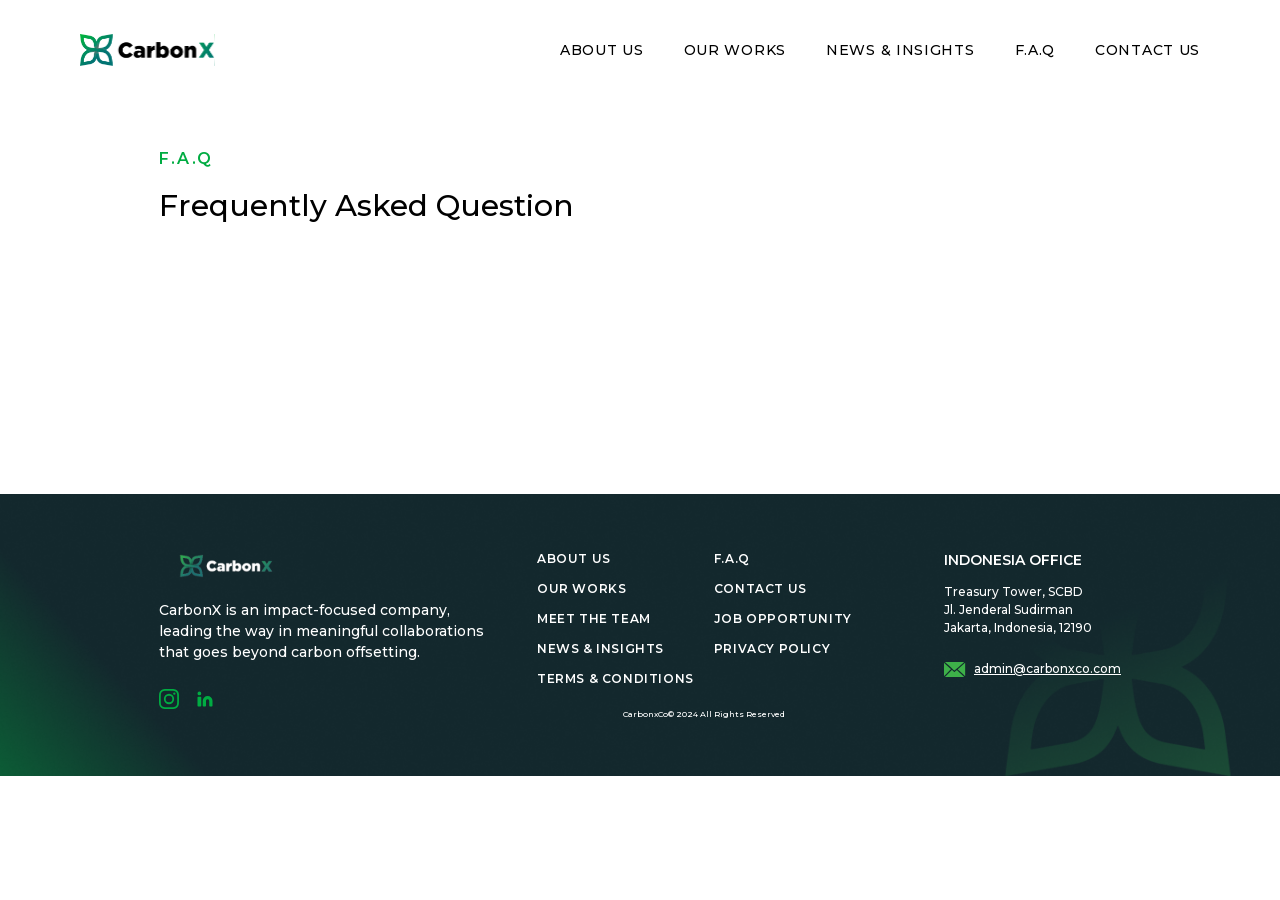
<file: faq/index.html>
<!DOCTYPE html><html lang="en"><head><meta charSet="utf-8"/><meta name="viewport" content="width=device-width, initial-scale=1"/><link rel="stylesheet" href="/_next/static/css/3b4567dc17a296d3.css" crossorigin="" data-precedence="next"/><link rel="preload" as="script" fetchPriority="low" href="/_next/static/chunks/webpack-f6d367a908612e36.js" crossorigin=""/><script src="/_next/static/chunks/fd9d1056-3267ae85bcfda482.js" async="" crossorigin=""></script><script src="/_next/static/chunks/938-5064a08069773ac5.js" async="" crossorigin=""></script><script src="/_next/static/chunks/main-app-4e748a0f97928636.js" async="" crossorigin=""></script><script src="/_next/static/chunks/644-b5a2b31b8eecede8.js" async=""></script><script src="/_next/static/chunks/app/faq/page-b591d68db513ee65.js" async=""></script><script src="/_next/static/chunks/250-7f24effe9f352000.js" async=""></script><script src="/_next/static/chunks/app/layout-532a8e9da59ddb2e.js" async=""></script><script src="/_next/static/chunks/503-990276ae78938b6c.js" async=""></script><script src="/_next/static/chunks/app/page-59a50ef7922b0fa5.js" async=""></script><title>FAQ | Carbonxco</title><meta name="description" content="What is carbon credit? How does carbon offsetting work? Your burning questions about carbon projects, answered."/><meta property="og:title" content="Carbonxco"/><meta property="og:description" content="Join CarbonX in empowering communities through quality carbon projects by leveraging climate technology solutions, for a more sustainable future."/><meta property="og:url" content="https://www.carbonxco.com/"/><meta property="og:image" content="https://www.carbonxco.com/carbonxco-og.jpg"/><meta property="og:image:width" content="1200"/><meta property="og:image:height" content="630"/><meta property="og:image:alt" content="Carbonxco open graph image"/><meta property="og:type" content="website"/><meta name="twitter:card" content="summary_large_image"/><meta name="twitter:title" content="Carbonxco"/><meta name="twitter:description" content="Join CarbonX in empowering communities through quality carbon projects by leveraging climate technology solutions, for a more sustainable future."/><meta name="twitter:image" content="https://www.carbonxco.com/carbonxco-og.jpg"/><meta name="twitter:image:width" content="1200"/><meta name="twitter:image:height" content="630"/><meta name="twitter:image:alt" content="Carbonxco open graph image"/><link rel="icon" href="/favicon.ico" type="image/x-icon" sizes="32x32"/><meta name="google-site-verification" content="V4-jqIYjS8SUgmCC_to9shf6Xzgp_-9ayVk7YSzKS-E"/><script src="/_next/static/chunks/polyfills-c67a75d1b6f99dc8.js" crossorigin="" noModule=""></script></head><body class="__className_069ab3 antialiased"><style>#nprogress{pointer-events:none}#nprogress .bar{background:#29d;position:fixed;z-index:1600;top: 0;left:0;width:100%;height:3px}#nprogress .peg{display:block;position:absolute;right:0;width:100px;height:100%;box-shadow:0 0 10px #29d,0 0 5px #29d;opacity:1;-webkit-transform:rotate(3deg) translate(0px,-4px);-ms-transform:rotate(3deg) translate(0px,-4px);transform:rotate(3deg) translate(0px,-4px)}#nprogress .spinner{display:block;position:fixed;z-index:1600;top: 15px;right:15px}#nprogress .spinner-icon{width:18px;height:18px;box-sizing:border-box;border:2px solid transparent;border-top-color:#29d;border-left-color:#29d;border-radius:50%;-webkit-animation:nprogress-spinner 400ms linear infinite;animation:nprogress-spinner 400ms linear infinite}.nprogress-custom-parent{overflow:hidden;position:relative}.nprogress-custom-parent #nprogress .bar,.nprogress-custom-parent #nprogress .spinner{position:absolute}@-webkit-keyframes nprogress-spinner{0%{-webkit-transform:rotate(0deg)}100%{-webkit-transform:rotate(360deg)}}@keyframes nprogress-spinner{0%{transform:rotate(0deg)}100%{transform:rotate(360deg)}}</style><div class="bg-white flex justify-between items-center h-[80px] p-3 md:p-5 md:pt-10 md:px-20"><a href="/"><img alt="carbonxco" loading="lazy" width="135" height="32" decoding="async" data-nimg="1" style="color:transparent" src="/assets/carbonxco-logo.svg"/></a><nav><div class="hidden lg:flex gap-10 items-center"><a class="tracking-wider text-[14px] font-medium text-center hover:text-[#00B040]" href="/about/">ABOUT US</a><a class="tracking-wider text-[14px] font-medium text-center hover:text-[#00B040]" href="/works/">OUR WORKS</a><a class="tracking-wider text-[14px] font-medium text-center hover:text-[#00B040]" href="/news/">NEWS &amp; INSIGHTS</a><a class="tracking-wider text-[14px] font-medium text-center hover:text-[#00B040]" href="/faq/">F.A.Q</a><a class="tracking-wider text-[14px] font-medium text-center hover:text-[#00B040]" href="/contact-us/">CONTACT US</a></div><div class="block lg:hidden"><button><img alt="menu" loading="lazy" width="40" height="40" decoding="async" data-nimg="1" style="color:transparent" src="/assets/menu-icon.svg"/></button></div></nav></div><div class="px-4 lg:px-[120px] xl:px-[159px] pb-[200px]"><div class="flex justify-center items-start h-[214px] flex-col flex-nowrap"><h3 class="undefined text-[#00AC42] font-semibold tracking-widest text-[16px]">F.A.Q</h3><p class="text-[24px] lg:text-[30px] font-medium mt-3">Frequently Asked Question</p></div><div class="flex flex-col gap-y-5"></div></div><div class="px-4 lg:px-[120px] xl:px-[159px] bg-[#13282D] md:bg-transparent py-5 md:py-14 relative"><footer><div class="hidden relative z-20 md:flex justify-between items-start flex-col md:flex-row gap-x-2"><div class="flex justify-between items-start gap-12 flex-col md:flex-row"><div><a href="/"><div class="w-[135px] h-[32px] relative"><img alt="carbonxco" loading="lazy" decoding="async" data-nimg="fill" class="object-contain" style="position:absolute;height:100%;width:100%;left:0;top:0;right:0;bottom:0;color:transparent" src="/assets/footer-logo.png"/></div></a><p class="mt-[18px] mb-[26px] max-w-[330px] font-medium text-white text-[14px]">CarbonX is an impact-focused company, leading the way in meaningful collaborations that goes beyond carbon offsetting.</p><div class="hidden lg:flex flex-row justify-start gap-4"><a target="_blank" href="https://www.instagram.com/carbonx.id/"><svg xmlns="http://www.w3.org/2000/svg" class="hover:stroke-[#8ACE94] hover:fill-[#8ACE94]" width="20" height="20" fill="none"><path fill="#00AC42" d="M10 0C7.282 0 6.943.013 5.879.058 4.81.111 4.088.276 3.45.524c-.657.257-1.217.6-1.77 1.156A4.849 4.849 0 0 0 .524 3.45C.276 4.088.11 4.81.058 5.88.01 6.943 0 7.282 0 10c0 2.719.013 3.057.058 4.121.053 1.065.218 1.791.466 2.429.257.657.6 1.217 1.156 1.77a4.848 4.848 0 0 0 1.77 1.156c.638.245 1.364.413 2.429.466C6.943 19.99 7.282 20 10 20c2.719 0 3.057-.013 4.121-.058 1.065-.053 1.791-.222 2.429-.466a4.905 4.905 0 0 0 1.77-1.156 4.823 4.823 0 0 0 1.156-1.77c.245-.638.413-1.364.466-2.429C19.99 13.057 20 12.72 20 10c0-2.718-.013-3.057-.058-4.121-.053-1.065-.222-1.795-.466-2.429a4.905 4.905 0 0 0-1.156-1.77A4.823 4.823 0 0 0 16.55.524C15.912.276 15.186.11 14.12.058 13.057.01 12.72 0 10 0Zm0 1.8c2.67 0 2.989.013 4.044.058.973.046 1.503.209 1.855.346.47.182.798.397 1.153.748.348.348.563.68.745 1.15.137.352.3.882.345 1.855.045 1.055.058 1.375.058 4.044 0 2.669-.013 2.988-.061 4.043-.053.973-.215 1.504-.352 1.855-.19.47-.401.798-.75 1.153a3.155 3.155 0 0 1-1.152.745c-.348.138-.886.3-1.863.346-1.06.045-1.373.058-4.05.058-2.676 0-2.988-.013-4.05-.062-.973-.052-1.51-.215-1.862-.352-.475-.19-.8-.4-1.15-.75a3.004 3.004 0 0 1-.748-1.152c-.14-.347-.3-.885-.352-1.862-.035-1.048-.052-1.373-.052-4.037 0-2.663.017-2.989.052-4.05.052-.977.212-1.514.352-1.862.173-.476.397-.801.748-1.153a2.983 2.983 0 0 1 1.15-.75c.352-.136.876-.299 1.853-.348 1.06-.038 1.373-.052 4.046-.052l.041.03Zm0 3.067a5.132 5.132 0 0 0-5.134 5.134A5.132 5.132 0 0 0 10 15.135a5.132 5.132 0 0 0 5.134-5.134A5.132 5.132 0 0 0 10 4.867Zm0 8.468A3.331 3.331 0 0 1 6.666 10 3.331 3.331 0 0 1 10 6.668 3.331 3.331 0 0 1 13.334 10 3.331 3.331 0 0 1 10 13.335Zm6.54-8.673a1.202 1.202 0 0 1-2.402 0 1.202 1.202 0 0 1 2.403 0Z"></path></svg></a><a target="_blank" href="https://www.linkedin.com/company/carbonx-investments/"><svg xmlns="http://www.w3.org/2000/svg" class="hover:stroke-[#8ACE94] hover:fill-[#8ACE94]" width="20" height="20" fill="none"><path fill="#00AC42" d="M12.625 7a4.858 4.858 0 0 0-4.875 4.85v4.9a.75.75 0 0 0 .75.75h1.75a.75.75 0 0 0 .75-.75v-4.9a1.618 1.618 0 0 1 1.791-1.608 1.667 1.667 0 0 1 1.459 1.666v4.842a.75.75 0 0 0 .75.75h1.75a.75.75 0 0 0 .75-.75v-4.9A4.858 4.858 0 0 0 12.625 7ZM5.5 7.75H3.25a.75.75 0 0 0-.75.75v8.25c0 .414.336.75.75.75H5.5a.75.75 0 0 0 .75-.75V8.5a.75.75 0 0 0-.75-.75ZM4.375 6.25a1.875 1.875 0 1 0 0-3.75 1.875 1.875 0 0 0 0 3.75Z"></path></svg></a></div><p class="block lg:hidden font-medium text-white text-[8px]">CarbonxCo© 2024 All Rights Reserved</p></div><div class="flex justify-start items-start lg:justify-center flex-col lg:items-center"><div class="grid grid-cols-2 gap-y-3 gap-x-5"><a class="tracking-wider text-[12px] text-white text-start font-semibold hover:text-[#00B040]" href="/about/">ABOUT US</a><a class="tracking-wider text-[12px] text-white text-start font-semibold hover:text-[#00B040]" href="/faq/">F.A.Q</a><a class="tracking-wider text-[12px] text-white text-start font-semibold hover:text-[#00B040]" href="/works/">OUR WORKS</a><a class="tracking-wider text-[12px] text-white text-start font-semibold hover:text-[#00B040]" href="/contact-us/">CONTACT US</a><a class="tracking-wider text-[12px] text-white text-start font-semibold hover:text-[#00B040]" href="/teams/">MEET THE TEAM</a><a class="tracking-wider text-[12px] text-white text-start font-semibold hover:text-[#00B040]" href="/career/">JOB OPPORTUNITY</a><a class="tracking-wider text-[12px] text-white text-start font-semibold hover:text-[#00B040]" href="/news/">NEWS &amp; INSIGHTS</a><a class="tracking-wider text-[12px] text-white text-start font-semibold hover:text-[#00B040]" href="/pp/">PRIVACY POLICY</a><a class="tracking-wider text-[12px] text-white text-start font-semibold hover:text-[#00B040]" href="/tc/">TERMS &amp; CONDITIONS</a></div><p class="hidden lg:block font-medium text-white text-[8px] mt-5">CarbonxCo© 2024 All Rights Reserved</p></div></div><div class="mt-10 md:mt-0"><p class="font-semibold text-white text-[14px]">INDONESIA OFFICE</p><p class="mt-3 mb-6 font-medium text-white text-[12px]">Treasury Tower, SCBD<br/>Jl. Jenderal Sudirman<br/>Jakarta, Indonesia, 12190</p><a href="mailto:admin@carbonxco.com" class="flex flex-row flex-nowrap items-center gap-2"><svg xmlns="http://www.w3.org/2000/svg" width="22" height="15" fill="none"><path fill="#3EB049" d="M20.232 0H.903l.857.778c.856.778 1.711 1.557 2.568 2.334a7001.57 7001.57 0 0 0 5.264 4.771c.236.214.475.423.709.639.061.056.098.059.163.002.782-.687 1.567-1.372 2.353-2.056 1.075-.936 2.152-1.87 3.228-2.806l1.996-1.74L20.12.103c.034-.029.064-.06.111-.104Z"></path><path fill="#3EB049" d="M.852 15h19.397c-.18-.21-.386-.37-.576-.545-.675-.626-1.354-1.248-2.033-1.871l-2.811-2.58c-.606-.555-1.214-1.109-1.818-1.666-.24-.221-.237-.224-.48-.012l-1.972 1.717c-.199.172-.198.17-.395-.009-.705-.641-1.413-1.28-2.115-1.927-.097-.089-.147-.08-.237.009-2.285 2.26-4.573 4.519-6.86 6.777-.03.03-.059.061-.1.107ZM21.16 14.168V.813c-.226.194-.431.369-.635.546l-4.467 3.889c-.756.659-1.512 1.319-2.27 1.976-.08.07-.089.113-.005.19.795.724 1.585 1.452 2.377 2.179a6623.601 6623.601 0 0 1 4.772 4.384c.068.062.14.118.228.192ZM0 .826V14.13c.155-.109.265-.242.386-.362 1.277-1.26 2.55-2.524 3.826-3.786.894-.883 1.786-1.768 2.686-2.645.12-.118.103-.175-.012-.278-.864-.778-1.722-1.562-2.583-2.343-.938-.85-1.876-1.701-2.816-2.55C1 1.725.511 1.286 0 .826Z"></path></svg><span class="font-medium text-xs text-white underline">admin@carbonxco.com</span></a><div class="flex lg:hidden flex-row justify-start gap-4 mt-5"><a target="_blank" href="https://www.instagram.com/carbonx.id/"><svg xmlns="http://www.w3.org/2000/svg" class="hover:stroke-[#8ACE94] hover:fill-[#8ACE94]" width="20" height="20" fill="none"><path fill="#00AC42" d="M10 0C7.282 0 6.943.013 5.879.058 4.81.111 4.088.276 3.45.524c-.657.257-1.217.6-1.77 1.156A4.849 4.849 0 0 0 .524 3.45C.276 4.088.11 4.81.058 5.88.01 6.943 0 7.282 0 10c0 2.719.013 3.057.058 4.121.053 1.065.218 1.791.466 2.429.257.657.6 1.217 1.156 1.77a4.848 4.848 0 0 0 1.77 1.156c.638.245 1.364.413 2.429.466C6.943 19.99 7.282 20 10 20c2.719 0 3.057-.013 4.121-.058 1.065-.053 1.791-.222 2.429-.466a4.905 4.905 0 0 0 1.77-1.156 4.823 4.823 0 0 0 1.156-1.77c.245-.638.413-1.364.466-2.429C19.99 13.057 20 12.72 20 10c0-2.718-.013-3.057-.058-4.121-.053-1.065-.222-1.795-.466-2.429a4.905 4.905 0 0 0-1.156-1.77A4.823 4.823 0 0 0 16.55.524C15.912.276 15.186.11 14.12.058 13.057.01 12.72 0 10 0Zm0 1.8c2.67 0 2.989.013 4.044.058.973.046 1.503.209 1.855.346.47.182.798.397 1.153.748.348.348.563.68.745 1.15.137.352.3.882.345 1.855.045 1.055.058 1.375.058 4.044 0 2.669-.013 2.988-.061 4.043-.053.973-.215 1.504-.352 1.855-.19.47-.401.798-.75 1.153a3.155 3.155 0 0 1-1.152.745c-.348.138-.886.3-1.863.346-1.06.045-1.373.058-4.05.058-2.676 0-2.988-.013-4.05-.062-.973-.052-1.51-.215-1.862-.352-.475-.19-.8-.4-1.15-.75a3.004 3.004 0 0 1-.748-1.152c-.14-.347-.3-.885-.352-1.862-.035-1.048-.052-1.373-.052-4.037 0-2.663.017-2.989.052-4.05.052-.977.212-1.514.352-1.862.173-.476.397-.801.748-1.153a2.983 2.983 0 0 1 1.15-.75c.352-.136.876-.299 1.853-.348 1.06-.038 1.373-.052 4.046-.052l.041.03Zm0 3.067a5.132 5.132 0 0 0-5.134 5.134A5.132 5.132 0 0 0 10 15.135a5.132 5.132 0 0 0 5.134-5.134A5.132 5.132 0 0 0 10 4.867Zm0 8.468A3.331 3.331 0 0 1 6.666 10 3.331 3.331 0 0 1 10 6.668 3.331 3.331 0 0 1 13.334 10 3.331 3.331 0 0 1 10 13.335Zm6.54-8.673a1.202 1.202 0 0 1-2.402 0 1.202 1.202 0 0 1 2.403 0Z"></path></svg></a><a target="_blank" href="https://www.linkedin.com/company/carbonx-investments/"><svg xmlns="http://www.w3.org/2000/svg" class="hover:stroke-[#8ACE94] hover:fill-[#8ACE94]" width="20" height="20" fill="none"><path fill="#00AC42" d="M12.625 7a4.858 4.858 0 0 0-4.875 4.85v4.9a.75.75 0 0 0 .75.75h1.75a.75.75 0 0 0 .75-.75v-4.9a1.618 1.618 0 0 1 1.791-1.608 1.667 1.667 0 0 1 1.459 1.666v4.842a.75.75 0 0 0 .75.75h1.75a.75.75 0 0 0 .75-.75v-4.9A4.858 4.858 0 0 0 12.625 7ZM5.5 7.75H3.25a.75.75 0 0 0-.75.75v8.25c0 .414.336.75.75.75H5.5a.75.75 0 0 0 .75-.75V8.5a.75.75 0 0 0-.75-.75ZM4.375 6.25a1.875 1.875 0 1 0 0-3.75 1.875 1.875 0 0 0 0 3.75Z"></path></svg></a></div></div></div><div class="flex md:hidden relative z-20 flex-col"><div class="flex justify-start items-start lg:justify-center flex-col lg:items-center"><div class="grid grid-cols-2 gap-y-3 gap-x-5"><a class="tracking-wider text-[12px] text-white text-start font-semibold hover:text-[#00B040]" href="/about/">ABOUT US</a><a class="tracking-wider text-[12px] text-white text-start font-semibold hover:text-[#00B040]" href="/faq/">F.A.Q</a><a class="tracking-wider text-[12px] text-white text-start font-semibold hover:text-[#00B040]" href="/works/">OUR WORKS</a><a class="tracking-wider text-[12px] text-white text-start font-semibold hover:text-[#00B040]" href="/contact-us/">CONTACT US</a><a class="tracking-wider text-[12px] text-white text-start font-semibold hover:text-[#00B040]" href="/teams/">MEET THE TEAM</a><a class="tracking-wider text-[12px] text-white text-start font-semibold hover:text-[#00B040]" href="/career/">JOB OPPORTUNITY</a><a class="tracking-wider text-[12px] text-white text-start font-semibold hover:text-[#00B040]" href="/news/">NEWS &amp; INSIGHTS</a><a class="tracking-wider text-[12px] text-white text-start font-semibold hover:text-[#00B040]" href="/pp/">PRIVACY POLICY</a><a class="tracking-wider text-[12px] text-white text-start font-semibold hover:text-[#00B040]" href="/tc/">TERMS &amp; CONDITIONS</a></div><p class="hidden lg:block font-medium text-white text-[8px] mt-5">CarbonxCo© 2024 All Rights Reserved</p></div><div class="mt-10 md:mt-0"><p class="font-semibold text-white text-[14px]">INDONESIA OFFICE</p><p class="mt-3 mb-6 font-medium text-white text-[12px]">Treasury Tower, SCBD<br/>Jl. Jenderal Sudirman<br/>Jakarta, Indonesia, 12190</p><a href="mailto:admin@carbonxco.com" class="flex flex-row flex-nowrap items-center gap-2"><svg xmlns="http://www.w3.org/2000/svg" width="22" height="15" fill="none"><path fill="#3EB049" d="M20.232 0H.903l.857.778c.856.778 1.711 1.557 2.568 2.334a7001.57 7001.57 0 0 0 5.264 4.771c.236.214.475.423.709.639.061.056.098.059.163.002.782-.687 1.567-1.372 2.353-2.056 1.075-.936 2.152-1.87 3.228-2.806l1.996-1.74L20.12.103c.034-.029.064-.06.111-.104Z"></path><path fill="#3EB049" d="M.852 15h19.397c-.18-.21-.386-.37-.576-.545-.675-.626-1.354-1.248-2.033-1.871l-2.811-2.58c-.606-.555-1.214-1.109-1.818-1.666-.24-.221-.237-.224-.48-.012l-1.972 1.717c-.199.172-.198.17-.395-.009-.705-.641-1.413-1.28-2.115-1.927-.097-.089-.147-.08-.237.009-2.285 2.26-4.573 4.519-6.86 6.777-.03.03-.059.061-.1.107ZM21.16 14.168V.813c-.226.194-.431.369-.635.546l-4.467 3.889c-.756.659-1.512 1.319-2.27 1.976-.08.07-.089.113-.005.19.795.724 1.585 1.452 2.377 2.179a6623.601 6623.601 0 0 1 4.772 4.384c.068.062.14.118.228.192ZM0 .826V14.13c.155-.109.265-.242.386-.362 1.277-1.26 2.55-2.524 3.826-3.786.894-.883 1.786-1.768 2.686-2.645.12-.118.103-.175-.012-.278-.864-.778-1.722-1.562-2.583-2.343-.938-.85-1.876-1.701-2.816-2.55C1 1.725.511 1.286 0 .826Z"></path></svg><span class="font-medium text-xs text-white underline">admin@carbonxco.com</span></a><div class="flex lg:hidden flex-row justify-start gap-4 mt-5"><a target="_blank" href="https://www.instagram.com/carbonx.id/"><svg xmlns="http://www.w3.org/2000/svg" class="hover:stroke-[#8ACE94] hover:fill-[#8ACE94]" width="20" height="20" fill="none"><path fill="#00AC42" d="M10 0C7.282 0 6.943.013 5.879.058 4.81.111 4.088.276 3.45.524c-.657.257-1.217.6-1.77 1.156A4.849 4.849 0 0 0 .524 3.45C.276 4.088.11 4.81.058 5.88.01 6.943 0 7.282 0 10c0 2.719.013 3.057.058 4.121.053 1.065.218 1.791.466 2.429.257.657.6 1.217 1.156 1.77a4.848 4.848 0 0 0 1.77 1.156c.638.245 1.364.413 2.429.466C6.943 19.99 7.282 20 10 20c2.719 0 3.057-.013 4.121-.058 1.065-.053 1.791-.222 2.429-.466a4.905 4.905 0 0 0 1.77-1.156 4.823 4.823 0 0 0 1.156-1.77c.245-.638.413-1.364.466-2.429C19.99 13.057 20 12.72 20 10c0-2.718-.013-3.057-.058-4.121-.053-1.065-.222-1.795-.466-2.429a4.905 4.905 0 0 0-1.156-1.77A4.823 4.823 0 0 0 16.55.524C15.912.276 15.186.11 14.12.058 13.057.01 12.72 0 10 0Zm0 1.8c2.67 0 2.989.013 4.044.058.973.046 1.503.209 1.855.346.47.182.798.397 1.153.748.348.348.563.68.745 1.15.137.352.3.882.345 1.855.045 1.055.058 1.375.058 4.044 0 2.669-.013 2.988-.061 4.043-.053.973-.215 1.504-.352 1.855-.19.47-.401.798-.75 1.153a3.155 3.155 0 0 1-1.152.745c-.348.138-.886.3-1.863.346-1.06.045-1.373.058-4.05.058-2.676 0-2.988-.013-4.05-.062-.973-.052-1.51-.215-1.862-.352-.475-.19-.8-.4-1.15-.75a3.004 3.004 0 0 1-.748-1.152c-.14-.347-.3-.885-.352-1.862-.035-1.048-.052-1.373-.052-4.037 0-2.663.017-2.989.052-4.05.052-.977.212-1.514.352-1.862.173-.476.397-.801.748-1.153a2.983 2.983 0 0 1 1.15-.75c.352-.136.876-.299 1.853-.348 1.06-.038 1.373-.052 4.046-.052l.041.03Zm0 3.067a5.132 5.132 0 0 0-5.134 5.134A5.132 5.132 0 0 0 10 15.135a5.132 5.132 0 0 0 5.134-5.134A5.132 5.132 0 0 0 10 4.867Zm0 8.468A3.331 3.331 0 0 1 6.666 10 3.331 3.331 0 0 1 10 6.668 3.331 3.331 0 0 1 13.334 10 3.331 3.331 0 0 1 10 13.335Zm6.54-8.673a1.202 1.202 0 0 1-2.402 0 1.202 1.202 0 0 1 2.403 0Z"></path></svg></a><a target="_blank" href="https://www.linkedin.com/company/carbonx-investments/"><svg xmlns="http://www.w3.org/2000/svg" class="hover:stroke-[#8ACE94] hover:fill-[#8ACE94]" width="20" height="20" fill="none"><path fill="#00AC42" d="M12.625 7a4.858 4.858 0 0 0-4.875 4.85v4.9a.75.75 0 0 0 .75.75h1.75a.75.75 0 0 0 .75-.75v-4.9a1.618 1.618 0 0 1 1.791-1.608 1.667 1.667 0 0 1 1.459 1.666v4.842a.75.75 0 0 0 .75.75h1.75a.75.75 0 0 0 .75-.75v-4.9A4.858 4.858 0 0 0 12.625 7ZM5.5 7.75H3.25a.75.75 0 0 0-.75.75v8.25c0 .414.336.75.75.75H5.5a.75.75 0 0 0 .75-.75V8.5a.75.75 0 0 0-.75-.75ZM4.375 6.25a1.875 1.875 0 1 0 0-3.75 1.875 1.875 0 0 0 0 3.75Z"></path></svg></a></div></div><div class="mt-10"><div><a href="/"><div class="w-[135px] h-[32px] relative"><img alt="carbonxco" loading="lazy" decoding="async" data-nimg="fill" class="object-contain" style="position:absolute;height:100%;width:100%;left:0;top:0;right:0;bottom:0;color:transparent" src="/assets/footer-logo.png"/></div></a><p class="mt-[18px] mb-[26px] max-w-[330px] font-medium text-white text-[14px]">CarbonX is an impact-focused company, leading the way in meaningful collaborations that goes beyond carbon offsetting.</p><div class="hidden lg:flex flex-row justify-start gap-4"><a target="_blank" href="https://www.instagram.com/carbonx.id/"><svg xmlns="http://www.w3.org/2000/svg" class="hover:stroke-[#8ACE94] hover:fill-[#8ACE94]" width="20" height="20" fill="none"><path fill="#00AC42" d="M10 0C7.282 0 6.943.013 5.879.058 4.81.111 4.088.276 3.45.524c-.657.257-1.217.6-1.77 1.156A4.849 4.849 0 0 0 .524 3.45C.276 4.088.11 4.81.058 5.88.01 6.943 0 7.282 0 10c0 2.719.013 3.057.058 4.121.053 1.065.218 1.791.466 2.429.257.657.6 1.217 1.156 1.77a4.848 4.848 0 0 0 1.77 1.156c.638.245 1.364.413 2.429.466C6.943 19.99 7.282 20 10 20c2.719 0 3.057-.013 4.121-.058 1.065-.053 1.791-.222 2.429-.466a4.905 4.905 0 0 0 1.77-1.156 4.823 4.823 0 0 0 1.156-1.77c.245-.638.413-1.364.466-2.429C19.99 13.057 20 12.72 20 10c0-2.718-.013-3.057-.058-4.121-.053-1.065-.222-1.795-.466-2.429a4.905 4.905 0 0 0-1.156-1.77A4.823 4.823 0 0 0 16.55.524C15.912.276 15.186.11 14.12.058 13.057.01 12.72 0 10 0Zm0 1.8c2.67 0 2.989.013 4.044.058.973.046 1.503.209 1.855.346.47.182.798.397 1.153.748.348.348.563.68.745 1.15.137.352.3.882.345 1.855.045 1.055.058 1.375.058 4.044 0 2.669-.013 2.988-.061 4.043-.053.973-.215 1.504-.352 1.855-.19.47-.401.798-.75 1.153a3.155 3.155 0 0 1-1.152.745c-.348.138-.886.3-1.863.346-1.06.045-1.373.058-4.05.058-2.676 0-2.988-.013-4.05-.062-.973-.052-1.51-.215-1.862-.352-.475-.19-.8-.4-1.15-.75a3.004 3.004 0 0 1-.748-1.152c-.14-.347-.3-.885-.352-1.862-.035-1.048-.052-1.373-.052-4.037 0-2.663.017-2.989.052-4.05.052-.977.212-1.514.352-1.862.173-.476.397-.801.748-1.153a2.983 2.983 0 0 1 1.15-.75c.352-.136.876-.299 1.853-.348 1.06-.038 1.373-.052 4.046-.052l.041.03Zm0 3.067a5.132 5.132 0 0 0-5.134 5.134A5.132 5.132 0 0 0 10 15.135a5.132 5.132 0 0 0 5.134-5.134A5.132 5.132 0 0 0 10 4.867Zm0 8.468A3.331 3.331 0 0 1 6.666 10 3.331 3.331 0 0 1 10 6.668 3.331 3.331 0 0 1 13.334 10 3.331 3.331 0 0 1 10 13.335Zm6.54-8.673a1.202 1.202 0 0 1-2.402 0 1.202 1.202 0 0 1 2.403 0Z"></path></svg></a><a target="_blank" href="https://www.linkedin.com/company/carbonx-investments/"><svg xmlns="http://www.w3.org/2000/svg" class="hover:stroke-[#8ACE94] hover:fill-[#8ACE94]" width="20" height="20" fill="none"><path fill="#00AC42" d="M12.625 7a4.858 4.858 0 0 0-4.875 4.85v4.9a.75.75 0 0 0 .75.75h1.75a.75.75 0 0 0 .75-.75v-4.9a1.618 1.618 0 0 1 1.791-1.608 1.667 1.667 0 0 1 1.459 1.666v4.842a.75.75 0 0 0 .75.75h1.75a.75.75 0 0 0 .75-.75v-4.9A4.858 4.858 0 0 0 12.625 7ZM5.5 7.75H3.25a.75.75 0 0 0-.75.75v8.25c0 .414.336.75.75.75H5.5a.75.75 0 0 0 .75-.75V8.5a.75.75 0 0 0-.75-.75ZM4.375 6.25a1.875 1.875 0 1 0 0-3.75 1.875 1.875 0 0 0 0 3.75Z"></path></svg></a></div><p class="block lg:hidden font-medium text-white text-[8px]">CarbonxCo© 2024 All Rights Reserved</p></div></div></div><img alt="carbonx footer" loading="lazy" decoding="async" data-nimg="fill" class="z-10 hidden md:block absolute top-0 left-0 object-cover" style="position:absolute;height:100%;width:100%;left:0;top:0;right:0;bottom:0;color:transparent" src="/assets/footer-bg.png"/></footer></div><script src="/_next/static/chunks/webpack-f6d367a908612e36.js" crossorigin="" async=""></script><script>(self.__next_f=self.__next_f||[]).push([0]);self.__next_f.push([2,null])</script><script>self.__next_f.push([1,"1:HL[\"/_next/static/css/3b4567dc17a296d3.css\",\"style\",{\"crossOrigin\":\"\"}]\n0:\"$L2\"\n"])</script><script>self.__next_f.push([1,"3:I[7690,[],\"\"]\n5:I[2043,[\"644\",\"static/chunks/644-b5a2b31b8eecede8.js\",\"799\",\"static/chunks/app/faq/page-b591d68db513ee65.js\"],\"\"]\n6:I[5613,[],\"\"]\n7:I[1778,[],\"\"]\n8:I[3955,[\"250\",\"static/chunks/250-7f24effe9f352000.js\",\"644\",\"static/chunks/644-b5a2b31b8eecede8.js\",\"185\",\"static/chunks/app/layout-532a8e9da59ddb2e.js\"],\"\"]\n9:I[5250,[\"250\",\"static/chunks/250-7f24effe9f352000.js\",\"644\",\"static/chunks/644-b5a2b31b8eecede8.js\",\"503\",\"static/chunks/503-990276ae78938b6c.js\",\"931\",\"static/chunks/app/page-59a50ef792"])</script><script>self.__next_f.push([1,"2b0fa5.js\"],\"\"]\na:I[1749,[\"250\",\"static/chunks/250-7f24effe9f352000.js\",\"644\",\"static/chunks/644-b5a2b31b8eecede8.js\",\"503\",\"static/chunks/503-990276ae78938b6c.js\",\"931\",\"static/chunks/app/page-59a50ef7922b0fa5.js\"],\"Image\"]\nb:I[9885,[\"250\",\"static/chunks/250-7f24effe9f352000.js\",\"644\",\"static/chunks/644-b5a2b31b8eecede8.js\",\"185\",\"static/chunks/app/layout-532a8e9da59ddb2e.js\"],\"Sidebar\"]\n5c:I[8955,[],\"\"]\nc:T69a,"])</script><script>self.__next_f.push([1,"M10 0C7.282 0 6.943.013 5.879.058 4.81.111 4.088.276 3.45.524c-.657.257-1.217.6-1.77 1.156A4.849 4.849 0 0 0 .524 3.45C.276 4.088.11 4.81.058 5.88.01 6.943 0 7.282 0 10c0 2.719.013 3.057.058 4.121.053 1.065.218 1.791.466 2.429.257.657.6 1.217 1.156 1.77a4.848 4.848 0 0 0 1.77 1.156c.638.245 1.364.413 2.429.466C6.943 19.99 7.282 20 10 20c2.719 0 3.057-.013 4.121-.058 1.065-.053 1.791-.222 2.429-.466a4.905 4.905 0 0 0 1.77-1.156 4.823 4.823 0 0 0 1.156-1.77c.245-.638.413-1.364.466-2.429C19.99 13.057 20 12.72 20 10c0-2.718-.013-3.057-.058-4.121-.053-1.065-.222-1.795-.466-2.429a4.905 4.905 0 0 0-1.156-1.77A4.823 4.823 0 0 0 16.55.524C15.912.276 15.186.11 14.12.058 13.057.01 12.72 0 10 0Zm0 1.8c2.67 0 2.989.013 4.044.058.973.046 1.503.209 1.855.346.47.182.798.397 1.153.748.348.348.563.68.745 1.15.137.352.3.882.345 1.855.045 1.055.058 1.375.058 4.044 0 2.669-.013 2.988-.061 4.043-.053.973-.215 1.504-.352 1.855-.19.47-.401.798-.75 1.153a3.155 3.155 0 0 1-1.152.745c-.348.138-.886.3-1.863.346-1.06.045-1.373.058-4.05.058-2.676 0-2.988-.013-4.05-.062-.973-.052-1.51-.215-1.862-.352-.475-.19-.8-.4-1.15-.75a3.004 3.004 0 0 1-.748-1.152c-.14-.347-.3-.885-.352-1.862-.035-1.048-.052-1.373-.052-4.037 0-2.663.017-2.989.052-4.05.052-.977.212-1.514.352-1.862.173-.476.397-.801.748-1.153a2.983 2.983 0 0 1 1.15-.75c.352-.136.876-.299 1.853-.348 1.06-.038 1.373-.052 4.046-.052l.041.03Zm0 3.067a5.132 5.132 0 0 0-5.134 5.134A5.132 5.132 0 0 0 10 15.135a5.132 5.132 0 0 0 5.134-5.134A5.132 5.132 0 0 0 10 4.867Zm0 8.468A3.331 3.331 0 0 1 6.666 10 3.331 3.331 0 0 1 10 6.668 3.331 3.331 0 0 1 13.334 10 3.331 3.331 0 0 1 10 13.335Zm6.54-8.673a1.202 1.202 0 0 1-2.402 0 1.202 1.202 0 0 1 2.403 0Z"])</script><script>self.__next_f.push([1,"d:T69a,"])</script><script>self.__next_f.push([1,"M10 0C7.282 0 6.943.013 5.879.058 4.81.111 4.088.276 3.45.524c-.657.257-1.217.6-1.77 1.156A4.849 4.849 0 0 0 .524 3.45C.276 4.088.11 4.81.058 5.88.01 6.943 0 7.282 0 10c0 2.719.013 3.057.058 4.121.053 1.065.218 1.791.466 2.429.257.657.6 1.217 1.156 1.77a4.848 4.848 0 0 0 1.77 1.156c.638.245 1.364.413 2.429.466C6.943 19.99 7.282 20 10 20c2.719 0 3.057-.013 4.121-.058 1.065-.053 1.791-.222 2.429-.466a4.905 4.905 0 0 0 1.77-1.156 4.823 4.823 0 0 0 1.156-1.77c.245-.638.413-1.364.466-2.429C19.99 13.057 20 12.72 20 10c0-2.718-.013-3.057-.058-4.121-.053-1.065-.222-1.795-.466-2.429a4.905 4.905 0 0 0-1.156-1.77A4.823 4.823 0 0 0 16.55.524C15.912.276 15.186.11 14.12.058 13.057.01 12.72 0 10 0Zm0 1.8c2.67 0 2.989.013 4.044.058.973.046 1.503.209 1.855.346.47.182.798.397 1.153.748.348.348.563.68.745 1.15.137.352.3.882.345 1.855.045 1.055.058 1.375.058 4.044 0 2.669-.013 2.988-.061 4.043-.053.973-.215 1.504-.352 1.855-.19.47-.401.798-.75 1.153a3.155 3.155 0 0 1-1.152.745c-.348.138-.886.3-1.863.346-1.06.045-1.373.058-4.05.058-2.676 0-2.988-.013-4.05-.062-.973-.052-1.51-.215-1.862-.352-.475-.19-.8-.4-1.15-.75a3.004 3.004 0 0 1-.748-1.152c-.14-.347-.3-.885-.352-1.862-.035-1.048-.052-1.373-.052-4.037 0-2.663.017-2.989.052-4.05.052-.977.212-1.514.352-1.862.173-.476.397-.801.748-1.153a2.983 2.983 0 0 1 1.15-.75c.352-.136.876-.299 1.853-.348 1.06-.038 1.373-.052 4.046-.052l.041.03Zm0 3.067a5.132 5.132 0 0 0-5.134 5.134A5.132 5.132 0 0 0 10 15.135a5.132 5.132 0 0 0 5.134-5.134A5.132 5.132 0 0 0 10 4.867Zm0 8.468A3.331 3.331 0 0 1 6.666 10 3.331 3.331 0 0 1 10 6.668 3.331 3.331 0 0 1 13.334 10 3.331 3.331 0 0 1 10 13.335Zm6.54-8.673a1.202 1.202 0 0 1-2.402 0 1.202 1.202 0 0 1 2.403 0Z"])</script><script>self.__next_f.push([1,"15:{\"className\":\"tracking-wider text-[12px] text-white text-start font-semibold hover:text-[#00B040]\",\"href\":\"/about\",\"children\":\"ABOUT US\"}\n14:[\"$\",\"$L9\",\"ABOUT US\",\"$15\"]\n17:{\"className\":\"tracking-wider text-[12px] text-white text-start font-semibold hover:text-[#00B040]\",\"href\":\"/faq\",\"children\":\"F.A.Q\"}\n16:[\"$\",\"$L9\",\"F.A.Q\",\"$17\"]\n19:{\"className\":\"tracking-wider text-[12px] text-white text-start font-semibold hover:text-[#00B040]\",\"href\":\"/works\",\"children\":\"OUR WORKS\"}\n18:[\"$\",\"$L9\",\"OUR WORKS\",\"$19\"]"])</script><script>self.__next_f.push([1,"\n1b:{\"className\":\"tracking-wider text-[12px] text-white text-start font-semibold hover:text-[#00B040]\",\"href\":\"/contact-us\",\"children\":\"CONTACT US\"}\n1a:[\"$\",\"$L9\",\"CONTACT US\",\"$1b\"]\n1d:{\"className\":\"tracking-wider text-[12px] text-white text-start font-semibold hover:text-[#00B040]\",\"href\":\"/teams\",\"children\":\"MEET THE TEAM\"}\n1c:[\"$\",\"$L9\",\"MEET THE TEAM\",\"$1d\"]\n1f:{\"className\":\"tracking-wider text-[12px] text-white text-start font-semibold hover:text-[#00B040]\",\"href\":\"/career\",\"children\":\"JOB OPPORTUNITY"])</script><script>self.__next_f.push([1,"\"}\n1e:[\"$\",\"$L9\",\"JOB OPPORTUNITY\",\"$1f\"]\n21:{\"className\":\"tracking-wider text-[12px] text-white text-start font-semibold hover:text-[#00B040]\",\"href\":\"/news\",\"children\":\"NEWS \u0026 INSIGHTS\"}\n20:[\"$\",\"$L9\",\"NEWS \u0026 INSIGHTS\",\"$21\"]\n23:{\"className\":\"tracking-wider text-[12px] text-white text-start font-semibold hover:text-[#00B040]\",\"href\":\"/pp\",\"children\":\"PRIVACY POLICY\"}\n22:[\"$\",\"$L9\",\"PRIVACY POLICY\",\"$23\"]\n25:{\"className\":\"tracking-wider text-[12px] text-white text-start font-semibold hover:text-[#00B040]\","])</script><script>self.__next_f.push([1,"\"href\":\"/tc\",\"children\":\"TERMS \u0026 CONDITIONS\"}\n24:[\"$\",\"$L9\",\"TERMS \u0026 CONDITIONS\",\"$25\"]\n13:[\"$14\",\"$16\",\"$18\",\"$1a\",\"$1c\",\"$1e\",\"$20\",\"$22\",\"$24\"]\n12:{\"className\":\"grid grid-cols-2 gap-y-3 gap-x-5\",\"children\":\"$13\"}\n11:[\"$\",\"div\",null,\"$12\"]\n27:{\"className\":\"hidden lg:block font-medium text-white text-[8px] mt-5\",\"children\":\"CarbonxCo© 2024 All Rights Reserved\"}\n26:[\"$\",\"p\",null,\"$27\"]\n10:[\"$11\",\"$26\"]\nf:{\"className\":\"flex justify-start items-start lg:justify-center flex-col lg:items-center\",\"children\":\"$1"])</script><script>self.__next_f.push([1,"0\"}\ne:[\"$\",\"div\",null,\"$f\"]\n2c:{\"className\":\"font-semibold text-white text-[14px]\",\"children\":\"INDONESIA OFFICE\"}\n2b:[\"$\",\"p\",null,\"$2c\"]\n31:{}\n30:[\"$\",\"br\",null,\"$31\"]\n33:{}\n32:[\"$\",\"br\",null,\"$33\"]\n2f:[\"Treasury Tower, SCBD\",\"$30\",\"Jl. Jenderal Sudirman\",\"$32\",\"Jakarta, Indonesia, 12190\"]\n2e:{\"className\":\"mt-3 mb-6 font-medium text-white text-[12px]\",\"children\":\"$2f\"}\n2d:[\"$\",\"p\",null,\"$2e\"]\n"])</script><script>self.__next_f.push([1,"37:[\"$\",\"svg\",null,{\"xmlns\":\"http://www.w3.org/2000/svg\",\"width\":22,\"height\":15,\"fill\":\"none\",\"children\":[[\"$\",\"path\",null,{\"fill\":\"#3EB049\",\"d\":\"M20.232 0H.903l.857.778c.856.778 1.711 1.557 2.568 2.334a7001.57 7001.57 0 0 0 5.264 4.771c.236.214.475.423.709.639.061.056.098.059.163.002.782-.687 1.567-1.372 2.353-2.056 1.075-.936 2.152-1.87 3.228-2.806l1.996-1.74L20.12.103c.034-.029.064-.06.111-.104Z\"}],[\"$\",\"path\",null,{\"fill\":\"#3EB049\",\"d\":\"M.852 15h19.397c-.18-.21-.386-.37-.576-.545-.675-.626-1.354-1.248-2.033-1.871l-2.811-2.58c-.606-.555-1.214-1.109-1.818-1.666-.24-.221-.237-.224-.48-.012l-1.972 1.717c-.199.172-.198.17-.395-.009-.705-.641-1.413-1.28-2.115-1.927-.097-.089-.147-.08-.237.009-2.285 2.26-4.573 4.519-6.86 6.777-.03.03-.059.061-.1.107ZM21.16 14.168V.813c-.226.194-.431.369-.635.546l-4.467 3.889c-.756.659-1.512 1.319-2.27 1.976-.08.07-.089.113-.005.19.795.724 1.585 1.452 2.377 2.179a6623.601 6623.601 0 0 1 4.772 4.384c.068.062.14.118.228.192ZM0 .826V14.13c.155-.109.265-.242.386-.362 1.277-1.26 2.55-2.524 3.826-3.786.894-.883 1.786-1.768 2.686-2.645.12-.118.103-.175-.012-.278-.864-.778-1.722-1.562-2.583-2.343-.938-.85-1.876-1.701-2.816-2.55C1 1.725.511 1.286 0 .826Z\"}]]}]\n"])</script><script>self.__next_f.push([1,"39:{\"className\":\"font-medium text-xs text-white underline\",\"children\":\"admin@carbonxco.com\"}\n38:[\"$\",\"span\",null,\"$39\"]\n36:[\"$37\",\"$38\"]\n35:{\"href\":\"mailto:admin@carbonxco.com\",\"className\":\"flex flex-row flex-nowrap items-center gap-2\",\"children\":\"$36\"}\n34:[\"$\",\"a\",null,\"$35\"]\n40:T69a,"])</script><script>self.__next_f.push([1,"M10 0C7.282 0 6.943.013 5.879.058 4.81.111 4.088.276 3.45.524c-.657.257-1.217.6-1.77 1.156A4.849 4.849 0 0 0 .524 3.45C.276 4.088.11 4.81.058 5.88.01 6.943 0 7.282 0 10c0 2.719.013 3.057.058 4.121.053 1.065.218 1.791.466 2.429.257.657.6 1.217 1.156 1.77a4.848 4.848 0 0 0 1.77 1.156c.638.245 1.364.413 2.429.466C6.943 19.99 7.282 20 10 20c2.719 0 3.057-.013 4.121-.058 1.065-.053 1.791-.222 2.429-.466a4.905 4.905 0 0 0 1.77-1.156 4.823 4.823 0 0 0 1.156-1.77c.245-.638.413-1.364.466-2.429C19.99 13.057 20 12.72 20 10c0-2.718-.013-3.057-.058-4.121-.053-1.065-.222-1.795-.466-2.429a4.905 4.905 0 0 0-1.156-1.77A4.823 4.823 0 0 0 16.55.524C15.912.276 15.186.11 14.12.058 13.057.01 12.72 0 10 0Zm0 1.8c2.67 0 2.989.013 4.044.058.973.046 1.503.209 1.855.346.47.182.798.397 1.153.748.348.348.563.68.745 1.15.137.352.3.882.345 1.855.045 1.055.058 1.375.058 4.044 0 2.669-.013 2.988-.061 4.043-.053.973-.215 1.504-.352 1.855-.19.47-.401.798-.75 1.153a3.155 3.155 0 0 1-1.152.745c-.348.138-.886.3-1.863.346-1.06.045-1.373.058-4.05.058-2.676 0-2.988-.013-4.05-.062-.973-.052-1.51-.215-1.862-.352-.475-.19-.8-.4-1.15-.75a3.004 3.004 0 0 1-.748-1.152c-.14-.347-.3-.885-.352-1.862-.035-1.048-.052-1.373-.052-4.037 0-2.663.017-2.989.052-4.05.052-.977.212-1.514.352-1.862.173-.476.397-.801.748-1.153a2.983 2.983 0 0 1 1.15-.75c.352-.136.876-.299 1.853-.348 1.06-.038 1.373-.052 4.046-.052l.041.03Zm0 3.067a5.132 5.132 0 0 0-5.134 5.134A5.132 5.132 0 0 0 10 15.135a5.132 5.132 0 0 0 5.134-5.134A5.132 5.132 0 0 0 10 4.867Zm0 8.468A3.331 3.331 0 0 1 6.666 10 3.331 3.331 0 0 1 10 6.668 3.331 3.331 0 0 1 13.334 10 3.331 3.331 0 0 1 10 13.335Zm6.54-8.673a1.202 1.202 0 0 1-2.402 0 1.202 1.202 0 0 1 2.403 0Z"])</script><script>self.__next_f.push([1,"3f:[\"$\",\"svg\",null,{\"xmlns\":\"http://www.w3.org/2000/svg\",\"className\":\"hover:stroke-[#8ACE94] hover:fill-[#8ACE94]\",\"width\":20,\"height\":20,\"fill\":\"none\",\"children\":[\"$\",\"path\",null,{\"fill\":\"#00AC42\",\"d\":\"$40\"}]}]\n3e:{\"href\":\"https://www.instagram.com/carbonx.id/\",\"target\":\"_blank\",\"children\":\"$3f\"}\n3d:[\"$\",\"$L9\",null,\"$3e\"]\n"])</script><script>self.__next_f.push([1,"43:[\"$\",\"svg\",null,{\"xmlns\":\"http://www.w3.org/2000/svg\",\"className\":\"hover:stroke-[#8ACE94] hover:fill-[#8ACE94]\",\"width\":20,\"height\":20,\"fill\":\"none\",\"children\":[\"$\",\"path\",null,{\"fill\":\"#00AC42\",\"d\":\"M12.625 7a4.858 4.858 0 0 0-4.875 4.85v4.9a.75.75 0 0 0 .75.75h1.75a.75.75 0 0 0 .75-.75v-4.9a1.618 1.618 0 0 1 1.791-1.608 1.667 1.667 0 0 1 1.459 1.666v4.842a.75.75 0 0 0 .75.75h1.75a.75.75 0 0 0 .75-.75v-4.9A4.858 4.858 0 0 0 12.625 7ZM5.5 7.75H3.25a.75.75 0 0 0-.75.75v8.25c0 .414.336.75.75.75H5.5a.75.75 0 0 0 .75-.75V8.5a.75.75 0 0 0-.75-.75ZM4.375 6.25a1.875 1.875 0 1 0 0-3.75 1.875 1.875 0 0 0 0 3.75Z\"}]}]\n"])</script><script>self.__next_f.push([1,"42:{\"href\":\"https://www.linkedin.com/company/carbonx-investments/\",\"target\":\"_blank\",\"children\":\"$43\"}\n41:[\"$\",\"$L9\",null,\"$42\"]\n3c:[\"$3d\",\"$41\"]\n3b:{\"className\":\"flex lg:hidden flex-row justify-start gap-4 mt-5\",\"children\":\"$3c\"}\n3a:[\"$\",\"div\",null,\"$3b\"]\n2a:[\"$2b\",\"$2d\",\"$34\",\"$3a\"]\n29:{\"className\":\"mt-10 md:mt-0\",\"children\":\"$2a\"}\n28:[\"$\",\"div\",null,\"$29\"]\n4c:{\"alt\":\"carbonxco\",\"className\":\"object-contain\",\"src\":\"/assets/footer-logo.png\",\"fill\":true,\"sizes\":\"130\"}\n4b:[\"$\",\"$La\",null,\"$4c\"]\n4a:{\"className"])</script><script>self.__next_f.push([1,"\":\"w-[135px] h-[32px] relative\",\"children\":\"$4b\"}\n49:[\"$\",\"div\",null,\"$4a\"]\n48:{\"href\":\"/\",\"children\":\"$49\"}\n47:[\"$\",\"$L9\",null,\"$48\"]\n4e:{\"className\":\"mt-[18px] mb-[26px] max-w-[330px] font-medium text-white text-[14px]\",\"children\":\"CarbonX is an impact-focused company, leading the way in meaningful collaborations that goes beyond carbon offsetting.\"}\n4d:[\"$\",\"p\",null,\"$4e\"]\n55:T69a,"])</script><script>self.__next_f.push([1,"M10 0C7.282 0 6.943.013 5.879.058 4.81.111 4.088.276 3.45.524c-.657.257-1.217.6-1.77 1.156A4.849 4.849 0 0 0 .524 3.45C.276 4.088.11 4.81.058 5.88.01 6.943 0 7.282 0 10c0 2.719.013 3.057.058 4.121.053 1.065.218 1.791.466 2.429.257.657.6 1.217 1.156 1.77a4.848 4.848 0 0 0 1.77 1.156c.638.245 1.364.413 2.429.466C6.943 19.99 7.282 20 10 20c2.719 0 3.057-.013 4.121-.058 1.065-.053 1.791-.222 2.429-.466a4.905 4.905 0 0 0 1.77-1.156 4.823 4.823 0 0 0 1.156-1.77c.245-.638.413-1.364.466-2.429C19.99 13.057 20 12.72 20 10c0-2.718-.013-3.057-.058-4.121-.053-1.065-.222-1.795-.466-2.429a4.905 4.905 0 0 0-1.156-1.77A4.823 4.823 0 0 0 16.55.524C15.912.276 15.186.11 14.12.058 13.057.01 12.72 0 10 0Zm0 1.8c2.67 0 2.989.013 4.044.058.973.046 1.503.209 1.855.346.47.182.798.397 1.153.748.348.348.563.68.745 1.15.137.352.3.882.345 1.855.045 1.055.058 1.375.058 4.044 0 2.669-.013 2.988-.061 4.043-.053.973-.215 1.504-.352 1.855-.19.47-.401.798-.75 1.153a3.155 3.155 0 0 1-1.152.745c-.348.138-.886.3-1.863.346-1.06.045-1.373.058-4.05.058-2.676 0-2.988-.013-4.05-.062-.973-.052-1.51-.215-1.862-.352-.475-.19-.8-.4-1.15-.75a3.004 3.004 0 0 1-.748-1.152c-.14-.347-.3-.885-.352-1.862-.035-1.048-.052-1.373-.052-4.037 0-2.663.017-2.989.052-4.05.052-.977.212-1.514.352-1.862.173-.476.397-.801.748-1.153a2.983 2.983 0 0 1 1.15-.75c.352-.136.876-.299 1.853-.348 1.06-.038 1.373-.052 4.046-.052l.041.03Zm0 3.067a5.132 5.132 0 0 0-5.134 5.134A5.132 5.132 0 0 0 10 15.135a5.132 5.132 0 0 0 5.134-5.134A5.132 5.132 0 0 0 10 4.867Zm0 8.468A3.331 3.331 0 0 1 6.666 10 3.331 3.331 0 0 1 10 6.668 3.331 3.331 0 0 1 13.334 10 3.331 3.331 0 0 1 10 13.335Zm6.54-8.673a1.202 1.202 0 0 1-2.402 0 1.202 1.202 0 0 1 2.403 0Z"])</script><script>self.__next_f.push([1,"54:[\"$\",\"svg\",null,{\"xmlns\":\"http://www.w3.org/2000/svg\",\"className\":\"hover:stroke-[#8ACE94] hover:fill-[#8ACE94]\",\"width\":20,\"height\":20,\"fill\":\"none\",\"children\":[\"$\",\"path\",null,{\"fill\":\"#00AC42\",\"d\":\"$55\"}]}]\n53:{\"href\":\"https://www.instagram.com/carbonx.id/\",\"target\":\"_blank\",\"children\":\"$54\"}\n52:[\"$\",\"$L9\",null,\"$53\"]\n"])</script><script>self.__next_f.push([1,"58:[\"$\",\"svg\",null,{\"xmlns\":\"http://www.w3.org/2000/svg\",\"className\":\"hover:stroke-[#8ACE94] hover:fill-[#8ACE94]\",\"width\":20,\"height\":20,\"fill\":\"none\",\"children\":[\"$\",\"path\",null,{\"fill\":\"#00AC42\",\"d\":\"M12.625 7a4.858 4.858 0 0 0-4.875 4.85v4.9a.75.75 0 0 0 .75.75h1.75a.75.75 0 0 0 .75-.75v-4.9a1.618 1.618 0 0 1 1.791-1.608 1.667 1.667 0 0 1 1.459 1.666v4.842a.75.75 0 0 0 .75.75h1.75a.75.75 0 0 0 .75-.75v-4.9A4.858 4.858 0 0 0 12.625 7ZM5.5 7.75H3.25a.75.75 0 0 0-.75.75v8.25c0 .414.336.75.75.75H5.5a.75.75 0 0 0 .75-.75V8.5a.75.75 0 0 0-.75-.75ZM4.375 6.25a1.875 1.875 0 1 0 0-3.75 1.875 1.875 0 0 0 0 3.75Z\"}]}]\n"])</script><script>self.__next_f.push([1,"57:{\"href\":\"https://www.linkedin.com/company/carbonx-investments/\",\"target\":\"_blank\",\"children\":\"$58\"}\n56:[\"$\",\"$L9\",null,\"$57\"]\n51:[\"$52\",\"$56\"]\n50:{\"className\":\"hidden lg:flex flex-row justify-start gap-4\",\"children\":\"$51\"}\n4f:[\"$\",\"div\",null,\"$50\"]\n5a:{\"className\":\"block lg:hidden font-medium text-white text-[8px]\",\"children\":\"CarbonxCo© 2024 All Rights Reserved\"}\n59:[\"$\",\"p\",null,\"$5a\"]\n46:[\"$47\",\"$4d\",\"$4f\",\"$59\"]\n45:{\"children\":\"$46\"}\n44:[\"$\",\"div\",null,\"$45\"]\n"])</script><script>self.__next_f.push([1,"2:[[[\"$\",\"link\",\"0\",{\"rel\":\"stylesheet\",\"href\":\"/_next/static/css/3b4567dc17a296d3.css\",\"precedence\":\"next\",\"crossOrigin\":\"\"}]],[\"$\",\"$L3\",null,{\"buildId\":\"MX1f_sVAxbw-FREUS6SsI\",\"assetPrefix\":\"\",\"initialCanonicalUrl\":\"/faq/\",\"initialTree\":[\"\",{\"children\":[\"faq\",{\"children\":[\"__PAGE__\",{}]}]},\"$undefined\",\"$undefined\",true],\"initialSeedData\":[\"\",{\"children\":[\"faq\",{\"children\":[\"__PAGE__\",{},[\"$L4\",[\"$\",\"div\",null,{\"id\":\"$undefined\",\"className\":\"px-4 lg:px-[120px] xl:px-[159px] pb-[200px]\",\"children\":[[\"$\",\"div\",null,{\"className\":\"flex justify-center items-start h-[214px] flex-col flex-nowrap\",\"children\":[[\"$\",\"h3\",null,{\"className\":\"undefined text-[#00AC42] font-semibold tracking-widest text-[16px]\",\"children\":\"F.A.Q\"}],[\"$\",\"p\",null,{\"className\":\"text-[24px] lg:text-[30px] font-medium mt-3\",\"children\":\"Frequently Asked Question\"}]]}],[\"$\",\"div\",null,{\"className\":\"flex flex-col gap-y-5\",\"children\":[\"$\",\"$L5\",null,{}]}]]}],null]]},[\"$\",\"$L6\",null,{\"parallelRouterKey\":\"children\",\"segmentPath\":[\"children\",\"faq\",\"children\"],\"loading\":\"$undefined\",\"loadingStyles\":\"$undefined\",\"loadingScripts\":\"$undefined\",\"hasLoading\":false,\"error\":\"$undefined\",\"errorStyles\":\"$undefined\",\"errorScripts\":\"$undefined\",\"template\":[\"$\",\"$L7\",null,{}],\"templateStyles\":\"$undefined\",\"templateScripts\":\"$undefined\",\"notFound\":\"$undefined\",\"notFoundStyles\":\"$undefined\",\"styles\":null}]]},[null,[\"$\",\"html\",null,{\"lang\":\"en\",\"children\":[[\"$\",\"meta\",null,{\"name\":\"google-site-verification\",\"content\":\"V4-jqIYjS8SUgmCC_to9shf6Xzgp_-9ayVk7YSzKS-E\"}],[\"$\",\"body\",null,{\"className\":\"__className_069ab3 antialiased\",\"children\":[[\"$\",\"$L8\",null,{\"showSpinner\":false}],[\"$\",\"div\",null,{\"className\":\"bg-white flex justify-between items-center h-[80px] p-3 md:p-5 md:pt-10 md:px-20\",\"children\":[[\"$\",\"$L9\",null,{\"href\":\"/\",\"children\":[\"$\",\"$La\",null,{\"alt\":\"carbonxco\",\"src\":\"/assets/carbonxco-logo.svg\",\"width\":\"135\",\"height\":\"32\"}]}],[\"$\",\"nav\",null,{\"children\":[[\"$\",\"div\",null,{\"className\":\"hidden lg:flex gap-10 items-center\",\"children\":[[\"$\",\"$L9\",\"ABOUT US\",{\"className\":\"tracking-wider text-[14px] font-medium text-center hover:text-[#00B040]\",\"href\":\"/about\",\"children\":\"ABOUT US\"}],[\"$\",\"$L9\",\"OUR WORKS\",{\"className\":\"tracking-wider text-[14px] font-medium text-center hover:text-[#00B040]\",\"href\":\"/works\",\"children\":\"OUR WORKS\"}],[\"$\",\"$L9\",\"NEWS \u0026 INSIGHTS\",{\"className\":\"tracking-wider text-[14px] font-medium text-center hover:text-[#00B040]\",\"href\":\"/news\",\"children\":\"NEWS \u0026 INSIGHTS\"}],[\"$\",\"$L9\",\"F.A.Q\",{\"className\":\"tracking-wider text-[14px] font-medium text-center hover:text-[#00B040]\",\"href\":\"/faq\",\"children\":\"F.A.Q\"}],[\"$\",\"$L9\",\"CONTACT US\",{\"className\":\"tracking-wider text-[14px] font-medium text-center hover:text-[#00B040]\",\"href\":\"/contact-us\",\"children\":\"CONTACT US\"}]]}],[\"$\",\"$Lb\",null,{}]]}]]}],[\"$\",\"$L6\",null,{\"parallelRouterKey\":\"children\",\"segmentPath\":[\"children\"],\"loading\":\"$undefined\",\"loadingStyles\":\"$undefined\",\"loadingScripts\":\"$undefined\",\"hasLoading\":false,\"error\":\"$undefined\",\"errorStyles\":\"$undefined\",\"errorScripts\":\"$undefined\",\"template\":[\"$\",\"$L7\",null,{}],\"templateStyles\":\"$undefined\",\"templateScripts\":\"$undefined\",\"notFound\":[\"$\",\"div\",null,{\"className\":\"h-screen w-screen flex justify-center items-start\",\"children\":[\"$\",\"div\",null,{\"className\":\"text-center mt-[200px] max-w-[260px] space-y-5\",\"children\":[[\"$\",\"h1\",null,{\"className\":\"text-[64px] font-medium\",\"children\":\"404\"}],[\"$\",\"h3\",null,{\"className\":\"text-[20px] font-medium text-[#3EB049]\",\"children\":\"Oops! Page Not Found\"}],[\"$\",\"p\",null,{\"className\":\"text-[14px] font-medium\",\"children\":[\"Didn't find what you're looking for? contact us directly\",\" \",[\"$\",\"$L9\",null,{\"href\":\"/contact-us\",\"className\":\"text-[#3EB049] underline decoration-[#3EB049]\",\"children\":\"here!\"}]]}],[\"$\",\"button\",null,{\"type\":\"button\",\"disabled\":false,\"className\":\"bg-[#00AC42] hover:bg-[#287B49] false px-[27px] py-[12px] rounded-[4px] shadow-[0_4px_4px_0_rgba(0,0,0,0.25)]\",\"children\":[\"$\",\"$L9\",null,{\"className\":\"flex items-center\",\"href\":\"/\",\"children\":[\"$\",\"p\",null,{\"className\":\"text-base text-white font-medium\",\"children\":\"Back to Homepage\"}]}]}]]}]}],\"notFoundStyles\":[],\"styles\":null}],[\"$\",\"div\",null,{\"id\":\"$undefined\",\"className\":\"px-4 lg:px-[120px] xl:px-[159px] bg-[#13282D] md:bg-transparent py-5 md:py-14 relative\",\"children\":[\"$\",\"footer\",null,{\"children\":[[\"$\",\"div\",null,{\"className\":\"hidden relative z-20 md:flex justify-between items-start flex-col md:flex-row gap-x-2\",\"children\":[[\"$\",\"div\",null,{\"className\":\"flex justify-between items-start gap-12 flex-col md:flex-row\",\"children\":[[\"$\",\"div\",null,{\"children\":[[\"$\",\"$L9\",null,{\"href\":\"/\",\"children\":[\"$\",\"div\",null,{\"className\":\"w-[135px] h-[32px] relative\",\"children\":[\"$\",\"$La\",null,{\"alt\":\"carbonxco\",\"className\":\"object-contain\",\"src\":\"/assets/footer-logo.png\",\"fill\":true,\"sizes\":\"130\"}]}]}],[\"$\",\"p\",null,{\"className\":\"mt-[18px] mb-[26px] max-w-[330px] font-medium text-white text-[14px]\",\"children\":\"CarbonX is an impact-focused company, leading the way in meaningful collaborations that goes beyond carbon offsetting.\"}],[\"$\",\"div\",null,{\"className\":\"hidden lg:flex flex-row justify-start gap-4\",\"children\":[[\"$\",\"$L9\",null,{\"href\":\"https://www.instagram.com/carbonx.id/\",\"target\":\"_blank\",\"children\":[\"$\",\"svg\",null,{\"xmlns\":\"http://www.w3.org/2000/svg\",\"className\":\"hover:stroke-[#8ACE94] hover:fill-[#8ACE94]\",\"width\":20,\"height\":20,\"fill\":\"none\",\"children\":[\"$\",\"path\",null,{\"fill\":\"#00AC42\",\"d\":\"$c\"}]}]}],[\"$\",\"$L9\",null,{\"href\":\"https://www.linkedin.com/company/carbonx-investments/\",\"target\":\"_blank\",\"children\":[\"$\",\"svg\",null,{\"xmlns\":\"http://www.w3.org/2000/svg\",\"className\":\"hover:stroke-[#8ACE94] hover:fill-[#8ACE94]\",\"width\":20,\"height\":20,\"fill\":\"none\",\"children\":[\"$\",\"path\",null,{\"fill\":\"#00AC42\",\"d\":\"M12.625 7a4.858 4.858 0 0 0-4.875 4.85v4.9a.75.75 0 0 0 .75.75h1.75a.75.75 0 0 0 .75-.75v-4.9a1.618 1.618 0 0 1 1.791-1.608 1.667 1.667 0 0 1 1.459 1.666v4.842a.75.75 0 0 0 .75.75h1.75a.75.75 0 0 0 .75-.75v-4.9A4.858 4.858 0 0 0 12.625 7ZM5.5 7.75H3.25a.75.75 0 0 0-.75.75v8.25c0 .414.336.75.75.75H5.5a.75.75 0 0 0 .75-.75V8.5a.75.75 0 0 0-.75-.75ZM4.375 6.25a1.875 1.875 0 1 0 0-3.75 1.875 1.875 0 0 0 0 3.75Z\"}]}]}]]}],[\"$\",\"p\",null,{\"className\":\"block lg:hidden font-medium text-white text-[8px]\",\"children\":\"CarbonxCo© 2024 All Rights Reserved\"}]]}],[\"$\",\"div\",null,{\"className\":\"flex justify-start items-start lg:justify-center flex-col lg:items-center\",\"children\":[[\"$\",\"div\",null,{\"className\":\"grid grid-cols-2 gap-y-3 gap-x-5\",\"children\":[[\"$\",\"$L9\",\"ABOUT US\",{\"className\":\"tracking-wider text-[12px] text-white text-start font-semibold hover:text-[#00B040]\",\"href\":\"/about\",\"children\":\"ABOUT US\"}],[\"$\",\"$L9\",\"F.A.Q\",{\"className\":\"tracking-wider text-[12px] text-white text-start font-semibold hover:text-[#00B040]\",\"href\":\"/faq\",\"children\":\"F.A.Q\"}],[\"$\",\"$L9\",\"OUR WORKS\",{\"className\":\"tracking-wider text-[12px] text-white text-start font-semibold hover:text-[#00B040]\",\"href\":\"/works\",\"children\":\"OUR WORKS\"}],[\"$\",\"$L9\",\"CONTACT US\",{\"className\":\"tracking-wider text-[12px] text-white text-start font-semibold hover:text-[#00B040]\",\"href\":\"/contact-us\",\"children\":\"CONTACT US\"}],[\"$\",\"$L9\",\"MEET THE TEAM\",{\"className\":\"tracking-wider text-[12px] text-white text-start font-semibold hover:text-[#00B040]\",\"href\":\"/teams\",\"children\":\"MEET THE TEAM\"}],[\"$\",\"$L9\",\"JOB OPPORTUNITY\",{\"className\":\"tracking-wider text-[12px] text-white text-start font-semibold hover:text-[#00B040]\",\"href\":\"/career\",\"children\":\"JOB OPPORTUNITY\"}],[\"$\",\"$L9\",\"NEWS \u0026 INSIGHTS\",{\"className\":\"tracking-wider text-[12px] text-white text-start font-semibold hover:text-[#00B040]\",\"href\":\"/news\",\"children\":\"NEWS \u0026 INSIGHTS\"}],[\"$\",\"$L9\",\"PRIVACY POLICY\",{\"className\":\"tracking-wider text-[12px] text-white text-start font-semibold hover:text-[#00B040]\",\"href\":\"/pp\",\"children\":\"PRIVACY POLICY\"}],[\"$\",\"$L9\",\"TERMS \u0026 CONDITIONS\",{\"className\":\"tracking-wider text-[12px] text-white text-start font-semibold hover:text-[#00B040]\",\"href\":\"/tc\",\"children\":\"TERMS \u0026 CONDITIONS\"}]]}],[\"$\",\"p\",null,{\"className\":\"hidden lg:block font-medium text-white text-[8px] mt-5\",\"children\":\"CarbonxCo© 2024 All Rights Reserved\"}]]}]]}],[\"$\",\"div\",null,{\"className\":\"mt-10 md:mt-0\",\"children\":[[\"$\",\"p\",null,{\"className\":\"font-semibold text-white text-[14px]\",\"children\":\"INDONESIA OFFICE\"}],[\"$\",\"p\",null,{\"className\":\"mt-3 mb-6 font-medium text-white text-[12px]\",\"children\":[\"Treasury Tower, SCBD\",[\"$\",\"br\",null,{}],\"Jl. Jenderal Sudirman\",[\"$\",\"br\",null,{}],\"Jakarta, Indonesia, 12190\"]}],[\"$\",\"a\",null,{\"href\":\"mailto:admin@carbonxco.com\",\"className\":\"flex flex-row flex-nowrap items-center gap-2\",\"children\":[[\"$\",\"svg\",null,{\"xmlns\":\"http://www.w3.org/2000/svg\",\"width\":22,\"height\":15,\"fill\":\"none\",\"children\":[[\"$\",\"path\",null,{\"fill\":\"#3EB049\",\"d\":\"M20.232 0H.903l.857.778c.856.778 1.711 1.557 2.568 2.334a7001.57 7001.57 0 0 0 5.264 4.771c.236.214.475.423.709.639.061.056.098.059.163.002.782-.687 1.567-1.372 2.353-2.056 1.075-.936 2.152-1.87 3.228-2.806l1.996-1.74L20.12.103c.034-.029.064-.06.111-.104Z\"}],[\"$\",\"path\",null,{\"fill\":\"#3EB049\",\"d\":\"M.852 15h19.397c-.18-.21-.386-.37-.576-.545-.675-.626-1.354-1.248-2.033-1.871l-2.811-2.58c-.606-.555-1.214-1.109-1.818-1.666-.24-.221-.237-.224-.48-.012l-1.972 1.717c-.199.172-.198.17-.395-.009-.705-.641-1.413-1.28-2.115-1.927-.097-.089-.147-.08-.237.009-2.285 2.26-4.573 4.519-6.86 6.777-.03.03-.059.061-.1.107ZM21.16 14.168V.813c-.226.194-.431.369-.635.546l-4.467 3.889c-.756.659-1.512 1.319-2.27 1.976-.08.07-.089.113-.005.19.795.724 1.585 1.452 2.377 2.179a6623.601 6623.601 0 0 1 4.772 4.384c.068.062.14.118.228.192ZM0 .826V14.13c.155-.109.265-.242.386-.362 1.277-1.26 2.55-2.524 3.826-3.786.894-.883 1.786-1.768 2.686-2.645.12-.118.103-.175-.012-.278-.864-.778-1.722-1.562-2.583-2.343-.938-.85-1.876-1.701-2.816-2.55C1 1.725.511 1.286 0 .826Z\"}]]}],[\"$\",\"span\",null,{\"className\":\"font-medium text-xs text-white underline\",\"children\":\"admin@carbonxco.com\"}]]}],[\"$\",\"div\",null,{\"className\":\"flex lg:hidden flex-row justify-start gap-4 mt-5\",\"children\":[[\"$\",\"$L9\",null,{\"href\":\"https://www.instagram.com/carbonx.id/\",\"target\":\"_blank\",\"children\":[\"$\",\"svg\",null,{\"xmlns\":\"http://www.w3.org/2000/svg\",\"className\":\"hover:stroke-[#8ACE94] hover:fill-[#8ACE94]\",\"width\":20,\"height\":20,\"fill\":\"none\",\"children\":[\"$\",\"path\",null,{\"fill\":\"#00AC42\",\"d\":\"$d\"}]}]}],[\"$\",\"$L9\",null,{\"href\":\"https://www.linkedin.com/company/carbonx-investments/\",\"target\":\"_blank\",\"children\":[\"$\",\"svg\",null,{\"xmlns\":\"http://www.w3.org/2000/svg\",\"className\":\"hover:stroke-[#8ACE94] hover:fill-[#8ACE94]\",\"width\":20,\"height\":20,\"fill\":\"none\",\"children\":[\"$\",\"path\",null,{\"fill\":\"#00AC42\",\"d\":\"M12.625 7a4.858 4.858 0 0 0-4.875 4.85v4.9a.75.75 0 0 0 .75.75h1.75a.75.75 0 0 0 .75-.75v-4.9a1.618 1.618 0 0 1 1.791-1.608 1.667 1.667 0 0 1 1.459 1.666v4.842a.75.75 0 0 0 .75.75h1.75a.75.75 0 0 0 .75-.75v-4.9A4.858 4.858 0 0 0 12.625 7ZM5.5 7.75H3.25a.75.75 0 0 0-.75.75v8.25c0 .414.336.75.75.75H5.5a.75.75 0 0 0 .75-.75V8.5a.75.75 0 0 0-.75-.75ZM4.375 6.25a1.875 1.875 0 1 0 0-3.75 1.875 1.875 0 0 0 0 3.75Z\"}]}]}]]}]]}]]}],[\"$\",\"div\",null,{\"className\":\"flex md:hidden relative z-20 flex-col\",\"children\":[\"$e\",\"$28\",[\"$\",\"div\",null,{\"className\":\"mt-10\",\"children\":\"$44\"}]]}],[\"$\",\"$La\",null,{\"className\":\"z-10 hidden md:block absolute top-0 left-0 object-cover\",\"src\":\"/assets/footer-bg.png\",\"alt\":\"carbonx footer\",\"fill\":true}]]}]}]]}]]}],null]],\"initialHead\":[false,\"$L5b\"],\"globalErrorComponent\":\"$5c\"}]]\n"])</script><script>self.__next_f.push([1,"5b:[[\"$\",\"meta\",\"0\",{\"name\":\"viewport\",\"content\":\"width=device-width, initial-scale=1\"}],[\"$\",\"meta\",\"1\",{\"charSet\":\"utf-8\"}],[\"$\",\"title\",\"2\",{\"children\":\"FAQ | Carbonxco\"}],[\"$\",\"meta\",\"3\",{\"name\":\"description\",\"content\":\"What is carbon credit? How does carbon offsetting work? Your burning questions about carbon projects, answered.\"}],[\"$\",\"meta\",\"4\",{\"property\":\"og:title\",\"content\":\"Carbonxco\"}],[\"$\",\"meta\",\"5\",{\"property\":\"og:description\",\"content\":\"Join CarbonX in empowering communities through quality carbon projects by leveraging climate technology solutions, for a more sustainable future.\"}],[\"$\",\"meta\",\"6\",{\"property\":\"og:url\",\"content\":\"https://www.carbonxco.com/\"}],[\"$\",\"meta\",\"7\",{\"property\":\"og:image\",\"content\":\"https://www.carbonxco.com/carbonxco-og.jpg\"}],[\"$\",\"meta\",\"8\",{\"property\":\"og:image:width\",\"content\":\"1200\"}],[\"$\",\"meta\",\"9\",{\"property\":\"og:image:height\",\"content\":\"630\"}],[\"$\",\"meta\",\"10\",{\"property\":\"og:image:alt\",\"content\":\"Carbonxco open graph image\"}],[\"$\",\"meta\",\"11\",{\"property\":\"og:type\",\"content\":\"website\"}],[\"$\",\"meta\",\"12\",{\"name\":\"twitter:card\",\"content\":\"summary_large_image\"}],[\"$\",\"meta\",\"13\",{\"name\":\"twitter:title\",\"content\":\"Carbonxco\"}],[\"$\",\"meta\",\"14\",{\"name\":\"twitter:description\",\"content\":\"Join CarbonX in empowering communities through quality carbon projects by leveraging climate technology solutions, for a more sustainable future.\"}],[\"$\",\"meta\",\"15\",{\"name\":\"twitter:image\",\"content\":\"https://www.carbonxco.com/carbonxco-og.jpg\"}],[\"$\",\"meta\",\"16\",{\"name\":\"twitter:image:width\",\"content\":\"1200\"}],[\"$\",\"meta\",\"17\",{\"name\":\"twitter:image:height\",\"content\":\"630\"}],[\"$\",\"meta\",\"18\",{\"name\":\"twitter:image:alt\",\"content\":\"Carbonxco open graph image\"}],[\"$\",\"link\",\"19\",{\"rel\":\"icon\",\"href\":\"/favicon.ico\",\"type\":\"image/x-icon\",\"sizes\":\"32x32\"}]]\n"])</script><script>self.__next_f.push([1,"4:null\n"])</script><script>self.__next_f.push([1,""])</script></body></html>
</file>
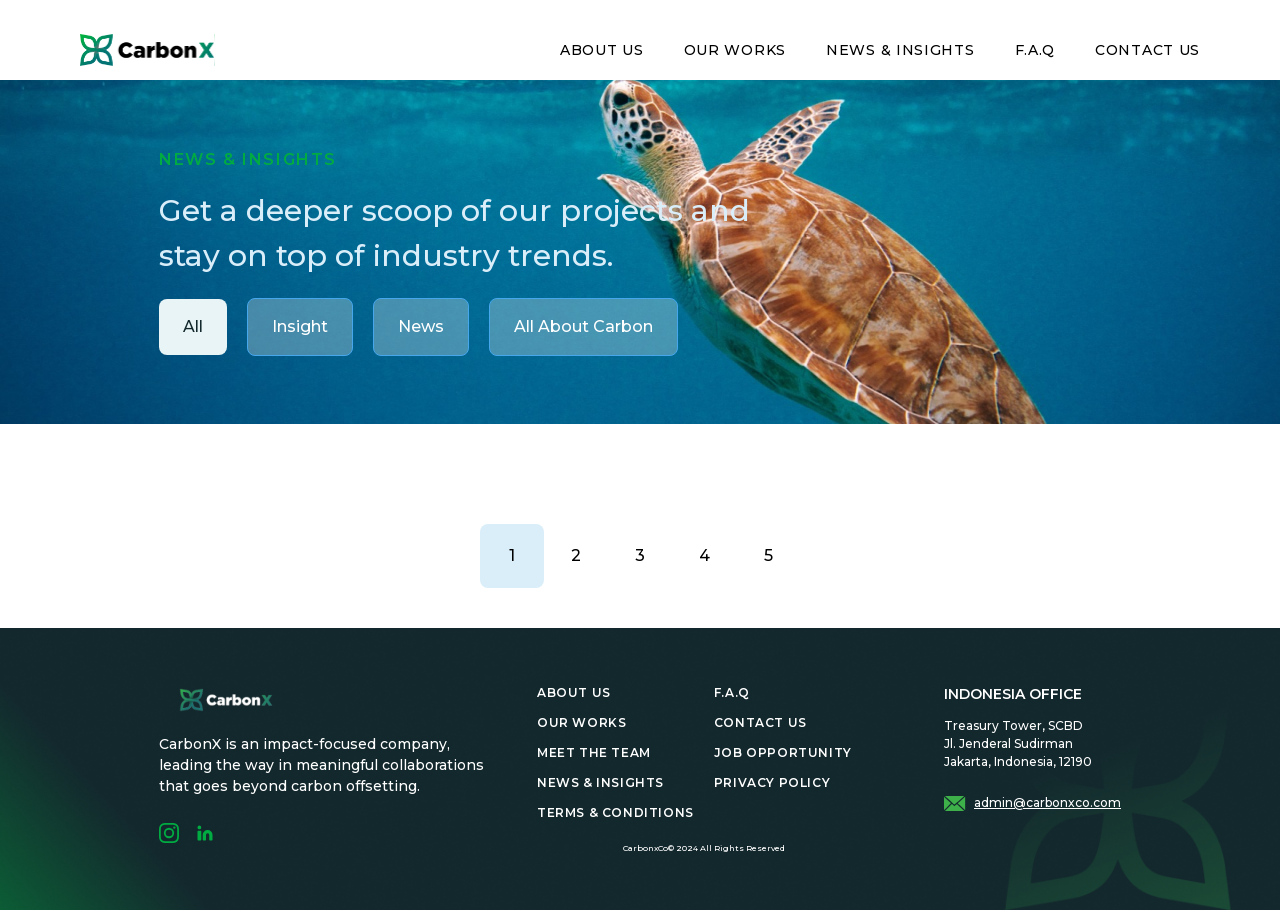
<file: news/index.html>
<!DOCTYPE html><html lang="en"><head><meta charSet="utf-8"/><meta name="viewport" content="width=device-width, initial-scale=1"/><link rel="stylesheet" href="/_next/static/css/3b4567dc17a296d3.css" crossorigin="" data-precedence="next"/><link rel="preload" as="script" fetchPriority="low" href="/_next/static/chunks/webpack-f6d367a908612e36.js" crossorigin=""/><script src="/_next/static/chunks/fd9d1056-3267ae85bcfda482.js" async="" crossorigin=""></script><script src="/_next/static/chunks/938-5064a08069773ac5.js" async="" crossorigin=""></script><script src="/_next/static/chunks/main-app-4e748a0f97928636.js" async="" crossorigin=""></script><script src="/_next/static/chunks/250-7f24effe9f352000.js" async=""></script><script src="/_next/static/chunks/644-b5a2b31b8eecede8.js" async=""></script><script src="/_next/static/chunks/app/news/page-7955a3dff59aaf3d.js" async=""></script><script src="/_next/static/chunks/app/layout-532a8e9da59ddb2e.js" async=""></script><script src="/_next/static/chunks/503-990276ae78938b6c.js" async=""></script><script src="/_next/static/chunks/app/page-59a50ef7922b0fa5.js" async=""></script><title>Carbonxco</title><meta name="description" content="Join CarbonX in empowering communities through quality carbon projects by leveraging climate technology solutions, for a more sustainable future."/><meta property="og:title" content="Carbonxco"/><meta property="og:description" content="Join CarbonX in empowering communities through quality carbon projects by leveraging climate technology solutions, for a more sustainable future."/><meta property="og:url" content="https://www.carbonxco.com/"/><meta property="og:image" content="https://www.carbonxco.com/carbonxco-og.jpg"/><meta property="og:image:width" content="1200"/><meta property="og:image:height" content="630"/><meta property="og:image:alt" content="Carbonxco open graph image"/><meta property="og:type" content="website"/><meta name="twitter:card" content="summary_large_image"/><meta name="twitter:title" content="Carbonxco"/><meta name="twitter:description" content="Join CarbonX in empowering communities through quality carbon projects by leveraging climate technology solutions, for a more sustainable future."/><meta name="twitter:image" content="https://www.carbonxco.com/carbonxco-og.jpg"/><meta name="twitter:image:width" content="1200"/><meta name="twitter:image:height" content="630"/><meta name="twitter:image:alt" content="Carbonxco open graph image"/><link rel="icon" href="/favicon.ico" type="image/x-icon" sizes="32x32"/><meta name="google-site-verification" content="V4-jqIYjS8SUgmCC_to9shf6Xzgp_-9ayVk7YSzKS-E"/><script src="/_next/static/chunks/polyfills-c67a75d1b6f99dc8.js" crossorigin="" noModule=""></script></head><body class="__className_069ab3 antialiased"><style>#nprogress{pointer-events:none}#nprogress .bar{background:#29d;position:fixed;z-index:1600;top: 0;left:0;width:100%;height:3px}#nprogress .peg{display:block;position:absolute;right:0;width:100px;height:100%;box-shadow:0 0 10px #29d,0 0 5px #29d;opacity:1;-webkit-transform:rotate(3deg) translate(0px,-4px);-ms-transform:rotate(3deg) translate(0px,-4px);transform:rotate(3deg) translate(0px,-4px)}#nprogress .spinner{display:block;position:fixed;z-index:1600;top: 15px;right:15px}#nprogress .spinner-icon{width:18px;height:18px;box-sizing:border-box;border:2px solid transparent;border-top-color:#29d;border-left-color:#29d;border-radius:50%;-webkit-animation:nprogress-spinner 400ms linear infinite;animation:nprogress-spinner 400ms linear infinite}.nprogress-custom-parent{overflow:hidden;position:relative}.nprogress-custom-parent #nprogress .bar,.nprogress-custom-parent #nprogress .spinner{position:absolute}@-webkit-keyframes nprogress-spinner{0%{-webkit-transform:rotate(0deg)}100%{-webkit-transform:rotate(360deg)}}@keyframes nprogress-spinner{0%{transform:rotate(0deg)}100%{transform:rotate(360deg)}}</style><div class="bg-white flex justify-between items-center h-[80px] p-3 md:p-5 md:pt-10 md:px-20"><a href="/"><img alt="carbonxco" loading="lazy" width="135" height="32" decoding="async" data-nimg="1" style="color:transparent" src="/assets/carbonxco-logo.svg"/></a><nav><div class="hidden lg:flex gap-10 items-center"><a class="tracking-wider text-[14px] font-medium text-center hover:text-[#00B040]" href="/about/">ABOUT US</a><a class="tracking-wider text-[14px] font-medium text-center hover:text-[#00B040]" href="/works/">OUR WORKS</a><a class="tracking-wider text-[14px] font-medium text-center hover:text-[#00B040]" href="/news/">NEWS &amp; INSIGHTS</a><a class="tracking-wider text-[14px] font-medium text-center hover:text-[#00B040]" href="/faq/">F.A.Q</a><a class="tracking-wider text-[14px] font-medium text-center hover:text-[#00B040]" href="/contact-us/">CONTACT US</a></div><div class="block lg:hidden"><button><img alt="menu" loading="lazy" width="40" height="40" decoding="async" data-nimg="1" style="color:transparent" src="/assets/menu-icon.svg"/></button></div></nav></div><!--$!--><template data-dgst="NEXT_DYNAMIC_NO_SSR_CODE"></template><p>Loading...</p><!--/$--><div class="px-4 lg:px-[120px] xl:px-[159px] undefined"><div class="flex flex-col w-full pt-[60px]"><!--$!--><template data-dgst="NEXT_DYNAMIC_NO_SSR_CODE"></template><p>Loading...</p><!--/$--></div></div><div class="px-4 lg:px-[120px] xl:px-[159px] bg-[#13282D] md:bg-transparent py-5 md:py-14 relative"><footer><div class="hidden relative z-20 md:flex justify-between items-start flex-col md:flex-row gap-x-2"><div class="flex justify-between items-start gap-12 flex-col md:flex-row"><div><a href="/"><div class="w-[135px] h-[32px] relative"><img alt="carbonxco" loading="lazy" decoding="async" data-nimg="fill" class="object-contain" style="position:absolute;height:100%;width:100%;left:0;top:0;right:0;bottom:0;color:transparent" src="/assets/footer-logo.png"/></div></a><p class="mt-[18px] mb-[26px] max-w-[330px] font-medium text-white text-[14px]">CarbonX is an impact-focused company, leading the way in meaningful collaborations that goes beyond carbon offsetting.</p><div class="hidden lg:flex flex-row justify-start gap-4"><a target="_blank" href="https://www.instagram.com/carbonx.id/"><svg xmlns="http://www.w3.org/2000/svg" class="hover:stroke-[#8ACE94] hover:fill-[#8ACE94]" width="20" height="20" fill="none"><path fill="#00AC42" d="M10 0C7.282 0 6.943.013 5.879.058 4.81.111 4.088.276 3.45.524c-.657.257-1.217.6-1.77 1.156A4.849 4.849 0 0 0 .524 3.45C.276 4.088.11 4.81.058 5.88.01 6.943 0 7.282 0 10c0 2.719.013 3.057.058 4.121.053 1.065.218 1.791.466 2.429.257.657.6 1.217 1.156 1.77a4.848 4.848 0 0 0 1.77 1.156c.638.245 1.364.413 2.429.466C6.943 19.99 7.282 20 10 20c2.719 0 3.057-.013 4.121-.058 1.065-.053 1.791-.222 2.429-.466a4.905 4.905 0 0 0 1.77-1.156 4.823 4.823 0 0 0 1.156-1.77c.245-.638.413-1.364.466-2.429C19.99 13.057 20 12.72 20 10c0-2.718-.013-3.057-.058-4.121-.053-1.065-.222-1.795-.466-2.429a4.905 4.905 0 0 0-1.156-1.77A4.823 4.823 0 0 0 16.55.524C15.912.276 15.186.11 14.12.058 13.057.01 12.72 0 10 0Zm0 1.8c2.67 0 2.989.013 4.044.058.973.046 1.503.209 1.855.346.47.182.798.397 1.153.748.348.348.563.68.745 1.15.137.352.3.882.345 1.855.045 1.055.058 1.375.058 4.044 0 2.669-.013 2.988-.061 4.043-.053.973-.215 1.504-.352 1.855-.19.47-.401.798-.75 1.153a3.155 3.155 0 0 1-1.152.745c-.348.138-.886.3-1.863.346-1.06.045-1.373.058-4.05.058-2.676 0-2.988-.013-4.05-.062-.973-.052-1.51-.215-1.862-.352-.475-.19-.8-.4-1.15-.75a3.004 3.004 0 0 1-.748-1.152c-.14-.347-.3-.885-.352-1.862-.035-1.048-.052-1.373-.052-4.037 0-2.663.017-2.989.052-4.05.052-.977.212-1.514.352-1.862.173-.476.397-.801.748-1.153a2.983 2.983 0 0 1 1.15-.75c.352-.136.876-.299 1.853-.348 1.06-.038 1.373-.052 4.046-.052l.041.03Zm0 3.067a5.132 5.132 0 0 0-5.134 5.134A5.132 5.132 0 0 0 10 15.135a5.132 5.132 0 0 0 5.134-5.134A5.132 5.132 0 0 0 10 4.867Zm0 8.468A3.331 3.331 0 0 1 6.666 10 3.331 3.331 0 0 1 10 6.668 3.331 3.331 0 0 1 13.334 10 3.331 3.331 0 0 1 10 13.335Zm6.54-8.673a1.202 1.202 0 0 1-2.402 0 1.202 1.202 0 0 1 2.403 0Z"></path></svg></a><a target="_blank" href="https://www.linkedin.com/company/carbonx-investments/"><svg xmlns="http://www.w3.org/2000/svg" class="hover:stroke-[#8ACE94] hover:fill-[#8ACE94]" width="20" height="20" fill="none"><path fill="#00AC42" d="M12.625 7a4.858 4.858 0 0 0-4.875 4.85v4.9a.75.75 0 0 0 .75.75h1.75a.75.75 0 0 0 .75-.75v-4.9a1.618 1.618 0 0 1 1.791-1.608 1.667 1.667 0 0 1 1.459 1.666v4.842a.75.75 0 0 0 .75.75h1.75a.75.75 0 0 0 .75-.75v-4.9A4.858 4.858 0 0 0 12.625 7ZM5.5 7.75H3.25a.75.75 0 0 0-.75.75v8.25c0 .414.336.75.75.75H5.5a.75.75 0 0 0 .75-.75V8.5a.75.75 0 0 0-.75-.75ZM4.375 6.25a1.875 1.875 0 1 0 0-3.75 1.875 1.875 0 0 0 0 3.75Z"></path></svg></a></div><p class="block lg:hidden font-medium text-white text-[8px]">CarbonxCo© 2024 All Rights Reserved</p></div><div class="flex justify-start items-start lg:justify-center flex-col lg:items-center"><div class="grid grid-cols-2 gap-y-3 gap-x-5"><a class="tracking-wider text-[12px] text-white text-start font-semibold hover:text-[#00B040]" href="/about/">ABOUT US</a><a class="tracking-wider text-[12px] text-white text-start font-semibold hover:text-[#00B040]" href="/faq/">F.A.Q</a><a class="tracking-wider text-[12px] text-white text-start font-semibold hover:text-[#00B040]" href="/works/">OUR WORKS</a><a class="tracking-wider text-[12px] text-white text-start font-semibold hover:text-[#00B040]" href="/contact-us/">CONTACT US</a><a class="tracking-wider text-[12px] text-white text-start font-semibold hover:text-[#00B040]" href="/teams/">MEET THE TEAM</a><a class="tracking-wider text-[12px] text-white text-start font-semibold hover:text-[#00B040]" href="/career/">JOB OPPORTUNITY</a><a class="tracking-wider text-[12px] text-white text-start font-semibold hover:text-[#00B040]" href="/news/">NEWS &amp; INSIGHTS</a><a class="tracking-wider text-[12px] text-white text-start font-semibold hover:text-[#00B040]" href="/pp/">PRIVACY POLICY</a><a class="tracking-wider text-[12px] text-white text-start font-semibold hover:text-[#00B040]" href="/tc/">TERMS &amp; CONDITIONS</a></div><p class="hidden lg:block font-medium text-white text-[8px] mt-5">CarbonxCo© 2024 All Rights Reserved</p></div></div><div class="mt-10 md:mt-0"><p class="font-semibold text-white text-[14px]">INDONESIA OFFICE</p><p class="mt-3 mb-6 font-medium text-white text-[12px]">Treasury Tower, SCBD<br/>Jl. Jenderal Sudirman<br/>Jakarta, Indonesia, 12190</p><a href="mailto:admin@carbonxco.com" class="flex flex-row flex-nowrap items-center gap-2"><svg xmlns="http://www.w3.org/2000/svg" width="22" height="15" fill="none"><path fill="#3EB049" d="M20.232 0H.903l.857.778c.856.778 1.711 1.557 2.568 2.334a7001.57 7001.57 0 0 0 5.264 4.771c.236.214.475.423.709.639.061.056.098.059.163.002.782-.687 1.567-1.372 2.353-2.056 1.075-.936 2.152-1.87 3.228-2.806l1.996-1.74L20.12.103c.034-.029.064-.06.111-.104Z"></path><path fill="#3EB049" d="M.852 15h19.397c-.18-.21-.386-.37-.576-.545-.675-.626-1.354-1.248-2.033-1.871l-2.811-2.58c-.606-.555-1.214-1.109-1.818-1.666-.24-.221-.237-.224-.48-.012l-1.972 1.717c-.199.172-.198.17-.395-.009-.705-.641-1.413-1.28-2.115-1.927-.097-.089-.147-.08-.237.009-2.285 2.26-4.573 4.519-6.86 6.777-.03.03-.059.061-.1.107ZM21.16 14.168V.813c-.226.194-.431.369-.635.546l-4.467 3.889c-.756.659-1.512 1.319-2.27 1.976-.08.07-.089.113-.005.19.795.724 1.585 1.452 2.377 2.179a6623.601 6623.601 0 0 1 4.772 4.384c.068.062.14.118.228.192ZM0 .826V14.13c.155-.109.265-.242.386-.362 1.277-1.26 2.55-2.524 3.826-3.786.894-.883 1.786-1.768 2.686-2.645.12-.118.103-.175-.012-.278-.864-.778-1.722-1.562-2.583-2.343-.938-.85-1.876-1.701-2.816-2.55C1 1.725.511 1.286 0 .826Z"></path></svg><span class="font-medium text-xs text-white underline">admin@carbonxco.com</span></a><div class="flex lg:hidden flex-row justify-start gap-4 mt-5"><a target="_blank" href="https://www.instagram.com/carbonx.id/"><svg xmlns="http://www.w3.org/2000/svg" class="hover:stroke-[#8ACE94] hover:fill-[#8ACE94]" width="20" height="20" fill="none"><path fill="#00AC42" d="M10 0C7.282 0 6.943.013 5.879.058 4.81.111 4.088.276 3.45.524c-.657.257-1.217.6-1.77 1.156A4.849 4.849 0 0 0 .524 3.45C.276 4.088.11 4.81.058 5.88.01 6.943 0 7.282 0 10c0 2.719.013 3.057.058 4.121.053 1.065.218 1.791.466 2.429.257.657.6 1.217 1.156 1.77a4.848 4.848 0 0 0 1.77 1.156c.638.245 1.364.413 2.429.466C6.943 19.99 7.282 20 10 20c2.719 0 3.057-.013 4.121-.058 1.065-.053 1.791-.222 2.429-.466a4.905 4.905 0 0 0 1.77-1.156 4.823 4.823 0 0 0 1.156-1.77c.245-.638.413-1.364.466-2.429C19.99 13.057 20 12.72 20 10c0-2.718-.013-3.057-.058-4.121-.053-1.065-.222-1.795-.466-2.429a4.905 4.905 0 0 0-1.156-1.77A4.823 4.823 0 0 0 16.55.524C15.912.276 15.186.11 14.12.058 13.057.01 12.72 0 10 0Zm0 1.8c2.67 0 2.989.013 4.044.058.973.046 1.503.209 1.855.346.47.182.798.397 1.153.748.348.348.563.68.745 1.15.137.352.3.882.345 1.855.045 1.055.058 1.375.058 4.044 0 2.669-.013 2.988-.061 4.043-.053.973-.215 1.504-.352 1.855-.19.47-.401.798-.75 1.153a3.155 3.155 0 0 1-1.152.745c-.348.138-.886.3-1.863.346-1.06.045-1.373.058-4.05.058-2.676 0-2.988-.013-4.05-.062-.973-.052-1.51-.215-1.862-.352-.475-.19-.8-.4-1.15-.75a3.004 3.004 0 0 1-.748-1.152c-.14-.347-.3-.885-.352-1.862-.035-1.048-.052-1.373-.052-4.037 0-2.663.017-2.989.052-4.05.052-.977.212-1.514.352-1.862.173-.476.397-.801.748-1.153a2.983 2.983 0 0 1 1.15-.75c.352-.136.876-.299 1.853-.348 1.06-.038 1.373-.052 4.046-.052l.041.03Zm0 3.067a5.132 5.132 0 0 0-5.134 5.134A5.132 5.132 0 0 0 10 15.135a5.132 5.132 0 0 0 5.134-5.134A5.132 5.132 0 0 0 10 4.867Zm0 8.468A3.331 3.331 0 0 1 6.666 10 3.331 3.331 0 0 1 10 6.668 3.331 3.331 0 0 1 13.334 10 3.331 3.331 0 0 1 10 13.335Zm6.54-8.673a1.202 1.202 0 0 1-2.402 0 1.202 1.202 0 0 1 2.403 0Z"></path></svg></a><a target="_blank" href="https://www.linkedin.com/company/carbonx-investments/"><svg xmlns="http://www.w3.org/2000/svg" class="hover:stroke-[#8ACE94] hover:fill-[#8ACE94]" width="20" height="20" fill="none"><path fill="#00AC42" d="M12.625 7a4.858 4.858 0 0 0-4.875 4.85v4.9a.75.75 0 0 0 .75.75h1.75a.75.75 0 0 0 .75-.75v-4.9a1.618 1.618 0 0 1 1.791-1.608 1.667 1.667 0 0 1 1.459 1.666v4.842a.75.75 0 0 0 .75.75h1.75a.75.75 0 0 0 .75-.75v-4.9A4.858 4.858 0 0 0 12.625 7ZM5.5 7.75H3.25a.75.75 0 0 0-.75.75v8.25c0 .414.336.75.75.75H5.5a.75.75 0 0 0 .75-.75V8.5a.75.75 0 0 0-.75-.75ZM4.375 6.25a1.875 1.875 0 1 0 0-3.75 1.875 1.875 0 0 0 0 3.75Z"></path></svg></a></div></div></div><div class="flex md:hidden relative z-20 flex-col"><div class="flex justify-start items-start lg:justify-center flex-col lg:items-center"><div class="grid grid-cols-2 gap-y-3 gap-x-5"><a class="tracking-wider text-[12px] text-white text-start font-semibold hover:text-[#00B040]" href="/about/">ABOUT US</a><a class="tracking-wider text-[12px] text-white text-start font-semibold hover:text-[#00B040]" href="/faq/">F.A.Q</a><a class="tracking-wider text-[12px] text-white text-start font-semibold hover:text-[#00B040]" href="/works/">OUR WORKS</a><a class="tracking-wider text-[12px] text-white text-start font-semibold hover:text-[#00B040]" href="/contact-us/">CONTACT US</a><a class="tracking-wider text-[12px] text-white text-start font-semibold hover:text-[#00B040]" href="/teams/">MEET THE TEAM</a><a class="tracking-wider text-[12px] text-white text-start font-semibold hover:text-[#00B040]" href="/career/">JOB OPPORTUNITY</a><a class="tracking-wider text-[12px] text-white text-start font-semibold hover:text-[#00B040]" href="/news/">NEWS &amp; INSIGHTS</a><a class="tracking-wider text-[12px] text-white text-start font-semibold hover:text-[#00B040]" href="/pp/">PRIVACY POLICY</a><a class="tracking-wider text-[12px] text-white text-start font-semibold hover:text-[#00B040]" href="/tc/">TERMS &amp; CONDITIONS</a></div><p class="hidden lg:block font-medium text-white text-[8px] mt-5">CarbonxCo© 2024 All Rights Reserved</p></div><div class="mt-10 md:mt-0"><p class="font-semibold text-white text-[14px]">INDONESIA OFFICE</p><p class="mt-3 mb-6 font-medium text-white text-[12px]">Treasury Tower, SCBD<br/>Jl. Jenderal Sudirman<br/>Jakarta, Indonesia, 12190</p><a href="mailto:admin@carbonxco.com" class="flex flex-row flex-nowrap items-center gap-2"><svg xmlns="http://www.w3.org/2000/svg" width="22" height="15" fill="none"><path fill="#3EB049" d="M20.232 0H.903l.857.778c.856.778 1.711 1.557 2.568 2.334a7001.57 7001.57 0 0 0 5.264 4.771c.236.214.475.423.709.639.061.056.098.059.163.002.782-.687 1.567-1.372 2.353-2.056 1.075-.936 2.152-1.87 3.228-2.806l1.996-1.74L20.12.103c.034-.029.064-.06.111-.104Z"></path><path fill="#3EB049" d="M.852 15h19.397c-.18-.21-.386-.37-.576-.545-.675-.626-1.354-1.248-2.033-1.871l-2.811-2.58c-.606-.555-1.214-1.109-1.818-1.666-.24-.221-.237-.224-.48-.012l-1.972 1.717c-.199.172-.198.17-.395-.009-.705-.641-1.413-1.28-2.115-1.927-.097-.089-.147-.08-.237.009-2.285 2.26-4.573 4.519-6.86 6.777-.03.03-.059.061-.1.107ZM21.16 14.168V.813c-.226.194-.431.369-.635.546l-4.467 3.889c-.756.659-1.512 1.319-2.27 1.976-.08.07-.089.113-.005.19.795.724 1.585 1.452 2.377 2.179a6623.601 6623.601 0 0 1 4.772 4.384c.068.062.14.118.228.192ZM0 .826V14.13c.155-.109.265-.242.386-.362 1.277-1.26 2.55-2.524 3.826-3.786.894-.883 1.786-1.768 2.686-2.645.12-.118.103-.175-.012-.278-.864-.778-1.722-1.562-2.583-2.343-.938-.85-1.876-1.701-2.816-2.55C1 1.725.511 1.286 0 .826Z"></path></svg><span class="font-medium text-xs text-white underline">admin@carbonxco.com</span></a><div class="flex lg:hidden flex-row justify-start gap-4 mt-5"><a target="_blank" href="https://www.instagram.com/carbonx.id/"><svg xmlns="http://www.w3.org/2000/svg" class="hover:stroke-[#8ACE94] hover:fill-[#8ACE94]" width="20" height="20" fill="none"><path fill="#00AC42" d="M10 0C7.282 0 6.943.013 5.879.058 4.81.111 4.088.276 3.45.524c-.657.257-1.217.6-1.77 1.156A4.849 4.849 0 0 0 .524 3.45C.276 4.088.11 4.81.058 5.88.01 6.943 0 7.282 0 10c0 2.719.013 3.057.058 4.121.053 1.065.218 1.791.466 2.429.257.657.6 1.217 1.156 1.77a4.848 4.848 0 0 0 1.77 1.156c.638.245 1.364.413 2.429.466C6.943 19.99 7.282 20 10 20c2.719 0 3.057-.013 4.121-.058 1.065-.053 1.791-.222 2.429-.466a4.905 4.905 0 0 0 1.77-1.156 4.823 4.823 0 0 0 1.156-1.77c.245-.638.413-1.364.466-2.429C19.99 13.057 20 12.72 20 10c0-2.718-.013-3.057-.058-4.121-.053-1.065-.222-1.795-.466-2.429a4.905 4.905 0 0 0-1.156-1.77A4.823 4.823 0 0 0 16.55.524C15.912.276 15.186.11 14.12.058 13.057.01 12.72 0 10 0Zm0 1.8c2.67 0 2.989.013 4.044.058.973.046 1.503.209 1.855.346.47.182.798.397 1.153.748.348.348.563.68.745 1.15.137.352.3.882.345 1.855.045 1.055.058 1.375.058 4.044 0 2.669-.013 2.988-.061 4.043-.053.973-.215 1.504-.352 1.855-.19.47-.401.798-.75 1.153a3.155 3.155 0 0 1-1.152.745c-.348.138-.886.3-1.863.346-1.06.045-1.373.058-4.05.058-2.676 0-2.988-.013-4.05-.062-.973-.052-1.51-.215-1.862-.352-.475-.19-.8-.4-1.15-.75a3.004 3.004 0 0 1-.748-1.152c-.14-.347-.3-.885-.352-1.862-.035-1.048-.052-1.373-.052-4.037 0-2.663.017-2.989.052-4.05.052-.977.212-1.514.352-1.862.173-.476.397-.801.748-1.153a2.983 2.983 0 0 1 1.15-.75c.352-.136.876-.299 1.853-.348 1.06-.038 1.373-.052 4.046-.052l.041.03Zm0 3.067a5.132 5.132 0 0 0-5.134 5.134A5.132 5.132 0 0 0 10 15.135a5.132 5.132 0 0 0 5.134-5.134A5.132 5.132 0 0 0 10 4.867Zm0 8.468A3.331 3.331 0 0 1 6.666 10 3.331 3.331 0 0 1 10 6.668 3.331 3.331 0 0 1 13.334 10 3.331 3.331 0 0 1 10 13.335Zm6.54-8.673a1.202 1.202 0 0 1-2.402 0 1.202 1.202 0 0 1 2.403 0Z"></path></svg></a><a target="_blank" href="https://www.linkedin.com/company/carbonx-investments/"><svg xmlns="http://www.w3.org/2000/svg" class="hover:stroke-[#8ACE94] hover:fill-[#8ACE94]" width="20" height="20" fill="none"><path fill="#00AC42" d="M12.625 7a4.858 4.858 0 0 0-4.875 4.85v4.9a.75.75 0 0 0 .75.75h1.75a.75.75 0 0 0 .75-.75v-4.9a1.618 1.618 0 0 1 1.791-1.608 1.667 1.667 0 0 1 1.459 1.666v4.842a.75.75 0 0 0 .75.75h1.75a.75.75 0 0 0 .75-.75v-4.9A4.858 4.858 0 0 0 12.625 7ZM5.5 7.75H3.25a.75.75 0 0 0-.75.75v8.25c0 .414.336.75.75.75H5.5a.75.75 0 0 0 .75-.75V8.5a.75.75 0 0 0-.75-.75ZM4.375 6.25a1.875 1.875 0 1 0 0-3.75 1.875 1.875 0 0 0 0 3.75Z"></path></svg></a></div></div><div class="mt-10"><div><a href="/"><div class="w-[135px] h-[32px] relative"><img alt="carbonxco" loading="lazy" decoding="async" data-nimg="fill" class="object-contain" style="position:absolute;height:100%;width:100%;left:0;top:0;right:0;bottom:0;color:transparent" src="/assets/footer-logo.png"/></div></a><p class="mt-[18px] mb-[26px] max-w-[330px] font-medium text-white text-[14px]">CarbonX is an impact-focused company, leading the way in meaningful collaborations that goes beyond carbon offsetting.</p><div class="hidden lg:flex flex-row justify-start gap-4"><a target="_blank" href="https://www.instagram.com/carbonx.id/"><svg xmlns="http://www.w3.org/2000/svg" class="hover:stroke-[#8ACE94] hover:fill-[#8ACE94]" width="20" height="20" fill="none"><path fill="#00AC42" d="M10 0C7.282 0 6.943.013 5.879.058 4.81.111 4.088.276 3.45.524c-.657.257-1.217.6-1.77 1.156A4.849 4.849 0 0 0 .524 3.45C.276 4.088.11 4.81.058 5.88.01 6.943 0 7.282 0 10c0 2.719.013 3.057.058 4.121.053 1.065.218 1.791.466 2.429.257.657.6 1.217 1.156 1.77a4.848 4.848 0 0 0 1.77 1.156c.638.245 1.364.413 2.429.466C6.943 19.99 7.282 20 10 20c2.719 0 3.057-.013 4.121-.058 1.065-.053 1.791-.222 2.429-.466a4.905 4.905 0 0 0 1.77-1.156 4.823 4.823 0 0 0 1.156-1.77c.245-.638.413-1.364.466-2.429C19.99 13.057 20 12.72 20 10c0-2.718-.013-3.057-.058-4.121-.053-1.065-.222-1.795-.466-2.429a4.905 4.905 0 0 0-1.156-1.77A4.823 4.823 0 0 0 16.55.524C15.912.276 15.186.11 14.12.058 13.057.01 12.72 0 10 0Zm0 1.8c2.67 0 2.989.013 4.044.058.973.046 1.503.209 1.855.346.47.182.798.397 1.153.748.348.348.563.68.745 1.15.137.352.3.882.345 1.855.045 1.055.058 1.375.058 4.044 0 2.669-.013 2.988-.061 4.043-.053.973-.215 1.504-.352 1.855-.19.47-.401.798-.75 1.153a3.155 3.155 0 0 1-1.152.745c-.348.138-.886.3-1.863.346-1.06.045-1.373.058-4.05.058-2.676 0-2.988-.013-4.05-.062-.973-.052-1.51-.215-1.862-.352-.475-.19-.8-.4-1.15-.75a3.004 3.004 0 0 1-.748-1.152c-.14-.347-.3-.885-.352-1.862-.035-1.048-.052-1.373-.052-4.037 0-2.663.017-2.989.052-4.05.052-.977.212-1.514.352-1.862.173-.476.397-.801.748-1.153a2.983 2.983 0 0 1 1.15-.75c.352-.136.876-.299 1.853-.348 1.06-.038 1.373-.052 4.046-.052l.041.03Zm0 3.067a5.132 5.132 0 0 0-5.134 5.134A5.132 5.132 0 0 0 10 15.135a5.132 5.132 0 0 0 5.134-5.134A5.132 5.132 0 0 0 10 4.867Zm0 8.468A3.331 3.331 0 0 1 6.666 10 3.331 3.331 0 0 1 10 6.668 3.331 3.331 0 0 1 13.334 10 3.331 3.331 0 0 1 10 13.335Zm6.54-8.673a1.202 1.202 0 0 1-2.402 0 1.202 1.202 0 0 1 2.403 0Z"></path></svg></a><a target="_blank" href="https://www.linkedin.com/company/carbonx-investments/"><svg xmlns="http://www.w3.org/2000/svg" class="hover:stroke-[#8ACE94] hover:fill-[#8ACE94]" width="20" height="20" fill="none"><path fill="#00AC42" d="M12.625 7a4.858 4.858 0 0 0-4.875 4.85v4.9a.75.75 0 0 0 .75.75h1.75a.75.75 0 0 0 .75-.75v-4.9a1.618 1.618 0 0 1 1.791-1.608 1.667 1.667 0 0 1 1.459 1.666v4.842a.75.75 0 0 0 .75.75h1.75a.75.75 0 0 0 .75-.75v-4.9A4.858 4.858 0 0 0 12.625 7ZM5.5 7.75H3.25a.75.75 0 0 0-.75.75v8.25c0 .414.336.75.75.75H5.5a.75.75 0 0 0 .75-.75V8.5a.75.75 0 0 0-.75-.75ZM4.375 6.25a1.875 1.875 0 1 0 0-3.75 1.875 1.875 0 0 0 0 3.75Z"></path></svg></a></div><p class="block lg:hidden font-medium text-white text-[8px]">CarbonxCo© 2024 All Rights Reserved</p></div></div></div><img alt="carbonx footer" loading="lazy" decoding="async" data-nimg="fill" class="z-10 hidden md:block absolute top-0 left-0 object-cover" style="position:absolute;height:100%;width:100%;left:0;top:0;right:0;bottom:0;color:transparent" src="/assets/footer-bg.png"/></footer></div><script src="/_next/static/chunks/webpack-f6d367a908612e36.js" crossorigin="" async=""></script><script>(self.__next_f=self.__next_f||[]).push([0]);self.__next_f.push([2,null])</script><script>self.__next_f.push([1,"1:HL[\"/_next/static/css/3b4567dc17a296d3.css\",\"style\",{\"crossOrigin\":\"\"}]\n0:\"$L2\"\n"])</script><script>self.__next_f.push([1,"3:I[7690,[],\"\"]\n5:\"$Sreact.suspense\"\n6:I[4269,[\"250\",\"static/chunks/250-7f24effe9f352000.js\",\"644\",\"static/chunks/644-b5a2b31b8eecede8.js\",\"834\",\"static/chunks/app/news/page-7955a3dff59aaf3d.js\"],\"NewsHero\"]\n7:I[7182,[\"250\",\"static/chunks/250-7f24effe9f352000.js\",\"644\",\"static/chunks/644-b5a2b31b8eecede8.js\",\"834\",\"static/chunks/app/news/page-7955a3dff59aaf3d.js\"],\"NewsList\"]\n8:I[5613,[],\"\"]\n9:I[1778,[],\"\"]\na:I[3955,[\"250\",\"static/chunks/250-7f24effe9f352000.js\",\"644\",\"static/chunks/644-b5a2b31b8eecede8.js\""])</script><script>self.__next_f.push([1,",\"185\",\"static/chunks/app/layout-532a8e9da59ddb2e.js\"],\"\"]\nb:I[5250,[\"250\",\"static/chunks/250-7f24effe9f352000.js\",\"644\",\"static/chunks/644-b5a2b31b8eecede8.js\",\"503\",\"static/chunks/503-990276ae78938b6c.js\",\"931\",\"static/chunks/app/page-59a50ef7922b0fa5.js\"],\"\"]\nc:I[1749,[\"250\",\"static/chunks/250-7f24effe9f352000.js\",\"644\",\"static/chunks/644-b5a2b31b8eecede8.js\",\"503\",\"static/chunks/503-990276ae78938b6c.js\",\"931\",\"static/chunks/app/page-59a50ef7922b0fa5.js\"],\"Image\"]\nd:I[9885,[\"250\",\"static/chunks/250-7f24e"])</script><script>self.__next_f.push([1,"ffe9f352000.js\",\"644\",\"static/chunks/644-b5a2b31b8eecede8.js\",\"185\",\"static/chunks/app/layout-532a8e9da59ddb2e.js\"],\"Sidebar\"]\n5e:I[8955,[],\"\"]\ne:T69a,"])</script><script>self.__next_f.push([1,"M10 0C7.282 0 6.943.013 5.879.058 4.81.111 4.088.276 3.45.524c-.657.257-1.217.6-1.77 1.156A4.849 4.849 0 0 0 .524 3.45C.276 4.088.11 4.81.058 5.88.01 6.943 0 7.282 0 10c0 2.719.013 3.057.058 4.121.053 1.065.218 1.791.466 2.429.257.657.6 1.217 1.156 1.77a4.848 4.848 0 0 0 1.77 1.156c.638.245 1.364.413 2.429.466C6.943 19.99 7.282 20 10 20c2.719 0 3.057-.013 4.121-.058 1.065-.053 1.791-.222 2.429-.466a4.905 4.905 0 0 0 1.77-1.156 4.823 4.823 0 0 0 1.156-1.77c.245-.638.413-1.364.466-2.429C19.99 13.057 20 12.72 20 10c0-2.718-.013-3.057-.058-4.121-.053-1.065-.222-1.795-.466-2.429a4.905 4.905 0 0 0-1.156-1.77A4.823 4.823 0 0 0 16.55.524C15.912.276 15.186.11 14.12.058 13.057.01 12.72 0 10 0Zm0 1.8c2.67 0 2.989.013 4.044.058.973.046 1.503.209 1.855.346.47.182.798.397 1.153.748.348.348.563.68.745 1.15.137.352.3.882.345 1.855.045 1.055.058 1.375.058 4.044 0 2.669-.013 2.988-.061 4.043-.053.973-.215 1.504-.352 1.855-.19.47-.401.798-.75 1.153a3.155 3.155 0 0 1-1.152.745c-.348.138-.886.3-1.863.346-1.06.045-1.373.058-4.05.058-2.676 0-2.988-.013-4.05-.062-.973-.052-1.51-.215-1.862-.352-.475-.19-.8-.4-1.15-.75a3.004 3.004 0 0 1-.748-1.152c-.14-.347-.3-.885-.352-1.862-.035-1.048-.052-1.373-.052-4.037 0-2.663.017-2.989.052-4.05.052-.977.212-1.514.352-1.862.173-.476.397-.801.748-1.153a2.983 2.983 0 0 1 1.15-.75c.352-.136.876-.299 1.853-.348 1.06-.038 1.373-.052 4.046-.052l.041.03Zm0 3.067a5.132 5.132 0 0 0-5.134 5.134A5.132 5.132 0 0 0 10 15.135a5.132 5.132 0 0 0 5.134-5.134A5.132 5.132 0 0 0 10 4.867Zm0 8.468A3.331 3.331 0 0 1 6.666 10 3.331 3.331 0 0 1 10 6.668 3.331 3.331 0 0 1 13.334 10 3.331 3.331 0 0 1 10 13.335Zm6.54-8.673a1.202 1.202 0 0 1-2.402 0 1.202 1.202 0 0 1 2.403 0Z"])</script><script>self.__next_f.push([1,"f:T69a,"])</script><script>self.__next_f.push([1,"M10 0C7.282 0 6.943.013 5.879.058 4.81.111 4.088.276 3.45.524c-.657.257-1.217.6-1.77 1.156A4.849 4.849 0 0 0 .524 3.45C.276 4.088.11 4.81.058 5.88.01 6.943 0 7.282 0 10c0 2.719.013 3.057.058 4.121.053 1.065.218 1.791.466 2.429.257.657.6 1.217 1.156 1.77a4.848 4.848 0 0 0 1.77 1.156c.638.245 1.364.413 2.429.466C6.943 19.99 7.282 20 10 20c2.719 0 3.057-.013 4.121-.058 1.065-.053 1.791-.222 2.429-.466a4.905 4.905 0 0 0 1.77-1.156 4.823 4.823 0 0 0 1.156-1.77c.245-.638.413-1.364.466-2.429C19.99 13.057 20 12.72 20 10c0-2.718-.013-3.057-.058-4.121-.053-1.065-.222-1.795-.466-2.429a4.905 4.905 0 0 0-1.156-1.77A4.823 4.823 0 0 0 16.55.524C15.912.276 15.186.11 14.12.058 13.057.01 12.72 0 10 0Zm0 1.8c2.67 0 2.989.013 4.044.058.973.046 1.503.209 1.855.346.47.182.798.397 1.153.748.348.348.563.68.745 1.15.137.352.3.882.345 1.855.045 1.055.058 1.375.058 4.044 0 2.669-.013 2.988-.061 4.043-.053.973-.215 1.504-.352 1.855-.19.47-.401.798-.75 1.153a3.155 3.155 0 0 1-1.152.745c-.348.138-.886.3-1.863.346-1.06.045-1.373.058-4.05.058-2.676 0-2.988-.013-4.05-.062-.973-.052-1.51-.215-1.862-.352-.475-.19-.8-.4-1.15-.75a3.004 3.004 0 0 1-.748-1.152c-.14-.347-.3-.885-.352-1.862-.035-1.048-.052-1.373-.052-4.037 0-2.663.017-2.989.052-4.05.052-.977.212-1.514.352-1.862.173-.476.397-.801.748-1.153a2.983 2.983 0 0 1 1.15-.75c.352-.136.876-.299 1.853-.348 1.06-.038 1.373-.052 4.046-.052l.041.03Zm0 3.067a5.132 5.132 0 0 0-5.134 5.134A5.132 5.132 0 0 0 10 15.135a5.132 5.132 0 0 0 5.134-5.134A5.132 5.132 0 0 0 10 4.867Zm0 8.468A3.331 3.331 0 0 1 6.666 10 3.331 3.331 0 0 1 10 6.668 3.331 3.331 0 0 1 13.334 10 3.331 3.331 0 0 1 10 13.335Zm6.54-8.673a1.202 1.202 0 0 1-2.402 0 1.202 1.202 0 0 1 2.403 0Z"])</script><script>self.__next_f.push([1,"17:{\"className\":\"tracking-wider text-[12px] text-white text-start font-semibold hover:text-[#00B040]\",\"href\":\"/about\",\"children\":\"ABOUT US\"}\n16:[\"$\",\"$Lb\",\"ABOUT US\",\"$17\"]\n19:{\"className\":\"tracking-wider text-[12px] text-white text-start font-semibold hover:text-[#00B040]\",\"href\":\"/faq\",\"children\":\"F.A.Q\"}\n18:[\"$\",\"$Lb\",\"F.A.Q\",\"$19\"]\n1b:{\"className\":\"tracking-wider text-[12px] text-white text-start font-semibold hover:text-[#00B040]\",\"href\":\"/works\",\"children\":\"OUR WORKS\"}\n1a:[\"$\",\"$Lb\",\"OUR WORKS\",\"$1b\"]"])</script><script>self.__next_f.push([1,"\n1d:{\"className\":\"tracking-wider text-[12px] text-white text-start font-semibold hover:text-[#00B040]\",\"href\":\"/contact-us\",\"children\":\"CONTACT US\"}\n1c:[\"$\",\"$Lb\",\"CONTACT US\",\"$1d\"]\n1f:{\"className\":\"tracking-wider text-[12px] text-white text-start font-semibold hover:text-[#00B040]\",\"href\":\"/teams\",\"children\":\"MEET THE TEAM\"}\n1e:[\"$\",\"$Lb\",\"MEET THE TEAM\",\"$1f\"]\n21:{\"className\":\"tracking-wider text-[12px] text-white text-start font-semibold hover:text-[#00B040]\",\"href\":\"/career\",\"children\":\"JOB OPPORTUNITY"])</script><script>self.__next_f.push([1,"\"}\n20:[\"$\",\"$Lb\",\"JOB OPPORTUNITY\",\"$21\"]\n23:{\"className\":\"tracking-wider text-[12px] text-white text-start font-semibold hover:text-[#00B040]\",\"href\":\"/news\",\"children\":\"NEWS \u0026 INSIGHTS\"}\n22:[\"$\",\"$Lb\",\"NEWS \u0026 INSIGHTS\",\"$23\"]\n25:{\"className\":\"tracking-wider text-[12px] text-white text-start font-semibold hover:text-[#00B040]\",\"href\":\"/pp\",\"children\":\"PRIVACY POLICY\"}\n24:[\"$\",\"$Lb\",\"PRIVACY POLICY\",\"$25\"]\n27:{\"className\":\"tracking-wider text-[12px] text-white text-start font-semibold hover:text-[#00B040]\","])</script><script>self.__next_f.push([1,"\"href\":\"/tc\",\"children\":\"TERMS \u0026 CONDITIONS\"}\n26:[\"$\",\"$Lb\",\"TERMS \u0026 CONDITIONS\",\"$27\"]\n15:[\"$16\",\"$18\",\"$1a\",\"$1c\",\"$1e\",\"$20\",\"$22\",\"$24\",\"$26\"]\n14:{\"className\":\"grid grid-cols-2 gap-y-3 gap-x-5\",\"children\":\"$15\"}\n13:[\"$\",\"div\",null,\"$14\"]\n29:{\"className\":\"hidden lg:block font-medium text-white text-[8px] mt-5\",\"children\":\"CarbonxCo© 2024 All Rights Reserved\"}\n28:[\"$\",\"p\",null,\"$29\"]\n12:[\"$13\",\"$28\"]\n11:{\"className\":\"flex justify-start items-start lg:justify-center flex-col lg:items-center\",\"children\":\"$"])</script><script>self.__next_f.push([1,"12\"}\n10:[\"$\",\"div\",null,\"$11\"]\n2e:{\"className\":\"font-semibold text-white text-[14px]\",\"children\":\"INDONESIA OFFICE\"}\n2d:[\"$\",\"p\",null,\"$2e\"]\n33:{}\n32:[\"$\",\"br\",null,\"$33\"]\n35:{}\n34:[\"$\",\"br\",null,\"$35\"]\n31:[\"Treasury Tower, SCBD\",\"$32\",\"Jl. Jenderal Sudirman\",\"$34\",\"Jakarta, Indonesia, 12190\"]\n30:{\"className\":\"mt-3 mb-6 font-medium text-white text-[12px]\",\"children\":\"$31\"}\n2f:[\"$\",\"p\",null,\"$30\"]\n"])</script><script>self.__next_f.push([1,"39:[\"$\",\"svg\",null,{\"xmlns\":\"http://www.w3.org/2000/svg\",\"width\":22,\"height\":15,\"fill\":\"none\",\"children\":[[\"$\",\"path\",null,{\"fill\":\"#3EB049\",\"d\":\"M20.232 0H.903l.857.778c.856.778 1.711 1.557 2.568 2.334a7001.57 7001.57 0 0 0 5.264 4.771c.236.214.475.423.709.639.061.056.098.059.163.002.782-.687 1.567-1.372 2.353-2.056 1.075-.936 2.152-1.87 3.228-2.806l1.996-1.74L20.12.103c.034-.029.064-.06.111-.104Z\"}],[\"$\",\"path\",null,{\"fill\":\"#3EB049\",\"d\":\"M.852 15h19.397c-.18-.21-.386-.37-.576-.545-.675-.626-1.354-1.248-2.033-1.871l-2.811-2.58c-.606-.555-1.214-1.109-1.818-1.666-.24-.221-.237-.224-.48-.012l-1.972 1.717c-.199.172-.198.17-.395-.009-.705-.641-1.413-1.28-2.115-1.927-.097-.089-.147-.08-.237.009-2.285 2.26-4.573 4.519-6.86 6.777-.03.03-.059.061-.1.107ZM21.16 14.168V.813c-.226.194-.431.369-.635.546l-4.467 3.889c-.756.659-1.512 1.319-2.27 1.976-.08.07-.089.113-.005.19.795.724 1.585 1.452 2.377 2.179a6623.601 6623.601 0 0 1 4.772 4.384c.068.062.14.118.228.192ZM0 .826V14.13c.155-.109.265-.242.386-.362 1.277-1.26 2.55-2.524 3.826-3.786.894-.883 1.786-1.768 2.686-2.645.12-.118.103-.175-.012-.278-.864-.778-1.722-1.562-2.583-2.343-.938-.85-1.876-1.701-2.816-2.55C1 1.725.511 1.286 0 .826Z\"}]]}]\n"])</script><script>self.__next_f.push([1,"3b:{\"className\":\"font-medium text-xs text-white underline\",\"children\":\"admin@carbonxco.com\"}\n3a:[\"$\",\"span\",null,\"$3b\"]\n38:[\"$39\",\"$3a\"]\n37:{\"href\":\"mailto:admin@carbonxco.com\",\"className\":\"flex flex-row flex-nowrap items-center gap-2\",\"children\":\"$38\"}\n36:[\"$\",\"a\",null,\"$37\"]\n42:T69a,"])</script><script>self.__next_f.push([1,"M10 0C7.282 0 6.943.013 5.879.058 4.81.111 4.088.276 3.45.524c-.657.257-1.217.6-1.77 1.156A4.849 4.849 0 0 0 .524 3.45C.276 4.088.11 4.81.058 5.88.01 6.943 0 7.282 0 10c0 2.719.013 3.057.058 4.121.053 1.065.218 1.791.466 2.429.257.657.6 1.217 1.156 1.77a4.848 4.848 0 0 0 1.77 1.156c.638.245 1.364.413 2.429.466C6.943 19.99 7.282 20 10 20c2.719 0 3.057-.013 4.121-.058 1.065-.053 1.791-.222 2.429-.466a4.905 4.905 0 0 0 1.77-1.156 4.823 4.823 0 0 0 1.156-1.77c.245-.638.413-1.364.466-2.429C19.99 13.057 20 12.72 20 10c0-2.718-.013-3.057-.058-4.121-.053-1.065-.222-1.795-.466-2.429a4.905 4.905 0 0 0-1.156-1.77A4.823 4.823 0 0 0 16.55.524C15.912.276 15.186.11 14.12.058 13.057.01 12.72 0 10 0Zm0 1.8c2.67 0 2.989.013 4.044.058.973.046 1.503.209 1.855.346.47.182.798.397 1.153.748.348.348.563.68.745 1.15.137.352.3.882.345 1.855.045 1.055.058 1.375.058 4.044 0 2.669-.013 2.988-.061 4.043-.053.973-.215 1.504-.352 1.855-.19.47-.401.798-.75 1.153a3.155 3.155 0 0 1-1.152.745c-.348.138-.886.3-1.863.346-1.06.045-1.373.058-4.05.058-2.676 0-2.988-.013-4.05-.062-.973-.052-1.51-.215-1.862-.352-.475-.19-.8-.4-1.15-.75a3.004 3.004 0 0 1-.748-1.152c-.14-.347-.3-.885-.352-1.862-.035-1.048-.052-1.373-.052-4.037 0-2.663.017-2.989.052-4.05.052-.977.212-1.514.352-1.862.173-.476.397-.801.748-1.153a2.983 2.983 0 0 1 1.15-.75c.352-.136.876-.299 1.853-.348 1.06-.038 1.373-.052 4.046-.052l.041.03Zm0 3.067a5.132 5.132 0 0 0-5.134 5.134A5.132 5.132 0 0 0 10 15.135a5.132 5.132 0 0 0 5.134-5.134A5.132 5.132 0 0 0 10 4.867Zm0 8.468A3.331 3.331 0 0 1 6.666 10 3.331 3.331 0 0 1 10 6.668 3.331 3.331 0 0 1 13.334 10 3.331 3.331 0 0 1 10 13.335Zm6.54-8.673a1.202 1.202 0 0 1-2.402 0 1.202 1.202 0 0 1 2.403 0Z"])</script><script>self.__next_f.push([1,"41:[\"$\",\"svg\",null,{\"xmlns\":\"http://www.w3.org/2000/svg\",\"className\":\"hover:stroke-[#8ACE94] hover:fill-[#8ACE94]\",\"width\":20,\"height\":20,\"fill\":\"none\",\"children\":[\"$\",\"path\",null,{\"fill\":\"#00AC42\",\"d\":\"$42\"}]}]\n40:{\"href\":\"https://www.instagram.com/carbonx.id/\",\"target\":\"_blank\",\"children\":\"$41\"}\n3f:[\"$\",\"$Lb\",null,\"$40\"]\n"])</script><script>self.__next_f.push([1,"45:[\"$\",\"svg\",null,{\"xmlns\":\"http://www.w3.org/2000/svg\",\"className\":\"hover:stroke-[#8ACE94] hover:fill-[#8ACE94]\",\"width\":20,\"height\":20,\"fill\":\"none\",\"children\":[\"$\",\"path\",null,{\"fill\":\"#00AC42\",\"d\":\"M12.625 7a4.858 4.858 0 0 0-4.875 4.85v4.9a.75.75 0 0 0 .75.75h1.75a.75.75 0 0 0 .75-.75v-4.9a1.618 1.618 0 0 1 1.791-1.608 1.667 1.667 0 0 1 1.459 1.666v4.842a.75.75 0 0 0 .75.75h1.75a.75.75 0 0 0 .75-.75v-4.9A4.858 4.858 0 0 0 12.625 7ZM5.5 7.75H3.25a.75.75 0 0 0-.75.75v8.25c0 .414.336.75.75.75H5.5a.75.75 0 0 0 .75-.75V8.5a.75.75 0 0 0-.75-.75ZM4.375 6.25a1.875 1.875 0 1 0 0-3.75 1.875 1.875 0 0 0 0 3.75Z\"}]}]\n"])</script><script>self.__next_f.push([1,"44:{\"href\":\"https://www.linkedin.com/company/carbonx-investments/\",\"target\":\"_blank\",\"children\":\"$45\"}\n43:[\"$\",\"$Lb\",null,\"$44\"]\n3e:[\"$3f\",\"$43\"]\n3d:{\"className\":\"flex lg:hidden flex-row justify-start gap-4 mt-5\",\"children\":\"$3e\"}\n3c:[\"$\",\"div\",null,\"$3d\"]\n2c:[\"$2d\",\"$2f\",\"$36\",\"$3c\"]\n2b:{\"className\":\"mt-10 md:mt-0\",\"children\":\"$2c\"}\n2a:[\"$\",\"div\",null,\"$2b\"]\n4e:{\"alt\":\"carbonxco\",\"className\":\"object-contain\",\"src\":\"/assets/footer-logo.png\",\"fill\":true,\"sizes\":\"130\"}\n4d:[\"$\",\"$Lc\",null,\"$4e\"]\n4c:{\"className"])</script><script>self.__next_f.push([1,"\":\"w-[135px] h-[32px] relative\",\"children\":\"$4d\"}\n4b:[\"$\",\"div\",null,\"$4c\"]\n4a:{\"href\":\"/\",\"children\":\"$4b\"}\n49:[\"$\",\"$Lb\",null,\"$4a\"]\n50:{\"className\":\"mt-[18px] mb-[26px] max-w-[330px] font-medium text-white text-[14px]\",\"children\":\"CarbonX is an impact-focused company, leading the way in meaningful collaborations that goes beyond carbon offsetting.\"}\n4f:[\"$\",\"p\",null,\"$50\"]\n57:T69a,"])</script><script>self.__next_f.push([1,"M10 0C7.282 0 6.943.013 5.879.058 4.81.111 4.088.276 3.45.524c-.657.257-1.217.6-1.77 1.156A4.849 4.849 0 0 0 .524 3.45C.276 4.088.11 4.81.058 5.88.01 6.943 0 7.282 0 10c0 2.719.013 3.057.058 4.121.053 1.065.218 1.791.466 2.429.257.657.6 1.217 1.156 1.77a4.848 4.848 0 0 0 1.77 1.156c.638.245 1.364.413 2.429.466C6.943 19.99 7.282 20 10 20c2.719 0 3.057-.013 4.121-.058 1.065-.053 1.791-.222 2.429-.466a4.905 4.905 0 0 0 1.77-1.156 4.823 4.823 0 0 0 1.156-1.77c.245-.638.413-1.364.466-2.429C19.99 13.057 20 12.72 20 10c0-2.718-.013-3.057-.058-4.121-.053-1.065-.222-1.795-.466-2.429a4.905 4.905 0 0 0-1.156-1.77A4.823 4.823 0 0 0 16.55.524C15.912.276 15.186.11 14.12.058 13.057.01 12.72 0 10 0Zm0 1.8c2.67 0 2.989.013 4.044.058.973.046 1.503.209 1.855.346.47.182.798.397 1.153.748.348.348.563.68.745 1.15.137.352.3.882.345 1.855.045 1.055.058 1.375.058 4.044 0 2.669-.013 2.988-.061 4.043-.053.973-.215 1.504-.352 1.855-.19.47-.401.798-.75 1.153a3.155 3.155 0 0 1-1.152.745c-.348.138-.886.3-1.863.346-1.06.045-1.373.058-4.05.058-2.676 0-2.988-.013-4.05-.062-.973-.052-1.51-.215-1.862-.352-.475-.19-.8-.4-1.15-.75a3.004 3.004 0 0 1-.748-1.152c-.14-.347-.3-.885-.352-1.862-.035-1.048-.052-1.373-.052-4.037 0-2.663.017-2.989.052-4.05.052-.977.212-1.514.352-1.862.173-.476.397-.801.748-1.153a2.983 2.983 0 0 1 1.15-.75c.352-.136.876-.299 1.853-.348 1.06-.038 1.373-.052 4.046-.052l.041.03Zm0 3.067a5.132 5.132 0 0 0-5.134 5.134A5.132 5.132 0 0 0 10 15.135a5.132 5.132 0 0 0 5.134-5.134A5.132 5.132 0 0 0 10 4.867Zm0 8.468A3.331 3.331 0 0 1 6.666 10 3.331 3.331 0 0 1 10 6.668 3.331 3.331 0 0 1 13.334 10 3.331 3.331 0 0 1 10 13.335Zm6.54-8.673a1.202 1.202 0 0 1-2.402 0 1.202 1.202 0 0 1 2.403 0Z"])</script><script>self.__next_f.push([1,"56:[\"$\",\"svg\",null,{\"xmlns\":\"http://www.w3.org/2000/svg\",\"className\":\"hover:stroke-[#8ACE94] hover:fill-[#8ACE94]\",\"width\":20,\"height\":20,\"fill\":\"none\",\"children\":[\"$\",\"path\",null,{\"fill\":\"#00AC42\",\"d\":\"$57\"}]}]\n55:{\"href\":\"https://www.instagram.com/carbonx.id/\",\"target\":\"_blank\",\"children\":\"$56\"}\n54:[\"$\",\"$Lb\",null,\"$55\"]\n"])</script><script>self.__next_f.push([1,"5a:[\"$\",\"svg\",null,{\"xmlns\":\"http://www.w3.org/2000/svg\",\"className\":\"hover:stroke-[#8ACE94] hover:fill-[#8ACE94]\",\"width\":20,\"height\":20,\"fill\":\"none\",\"children\":[\"$\",\"path\",null,{\"fill\":\"#00AC42\",\"d\":\"M12.625 7a4.858 4.858 0 0 0-4.875 4.85v4.9a.75.75 0 0 0 .75.75h1.75a.75.75 0 0 0 .75-.75v-4.9a1.618 1.618 0 0 1 1.791-1.608 1.667 1.667 0 0 1 1.459 1.666v4.842a.75.75 0 0 0 .75.75h1.75a.75.75 0 0 0 .75-.75v-4.9A4.858 4.858 0 0 0 12.625 7ZM5.5 7.75H3.25a.75.75 0 0 0-.75.75v8.25c0 .414.336.75.75.75H5.5a.75.75 0 0 0 .75-.75V8.5a.75.75 0 0 0-.75-.75ZM4.375 6.25a1.875 1.875 0 1 0 0-3.75 1.875 1.875 0 0 0 0 3.75Z\"}]}]\n"])</script><script>self.__next_f.push([1,"59:{\"href\":\"https://www.linkedin.com/company/carbonx-investments/\",\"target\":\"_blank\",\"children\":\"$5a\"}\n58:[\"$\",\"$Lb\",null,\"$59\"]\n53:[\"$54\",\"$58\"]\n52:{\"className\":\"hidden lg:flex flex-row justify-start gap-4\",\"children\":\"$53\"}\n51:[\"$\",\"div\",null,\"$52\"]\n5c:{\"className\":\"block lg:hidden font-medium text-white text-[8px]\",\"children\":\"CarbonxCo© 2024 All Rights Reserved\"}\n5b:[\"$\",\"p\",null,\"$5c\"]\n48:[\"$49\",\"$4f\",\"$51\",\"$5b\"]\n47:{\"children\":\"$48\"}\n46:[\"$\",\"div\",null,\"$47\"]\n"])</script><script>self.__next_f.push([1,"2:[[[\"$\",\"link\",\"0\",{\"rel\":\"stylesheet\",\"href\":\"/_next/static/css/3b4567dc17a296d3.css\",\"precedence\":\"next\",\"crossOrigin\":\"\"}]],[\"$\",\"$L3\",null,{\"buildId\":\"MX1f_sVAxbw-FREUS6SsI\",\"assetPrefix\":\"\",\"initialCanonicalUrl\":\"/news/\",\"initialTree\":[\"\",{\"children\":[\"news\",{\"children\":[\"__PAGE__\",{}]}]},\"$undefined\",\"$undefined\",true],\"initialSeedData\":[\"\",{\"children\":[\"news\",{\"children\":[\"__PAGE__\",{},[\"$L4\",[[\"$\",\"$5\",null,{\"fallback\":[\"$\",\"p\",null,{\"children\":\"Loading...\"}],\"children\":[\"$\",\"$L6\",null,{}]}],[\"$\",\"div\",null,{\"id\":\"$undefined\",\"className\":\"px-4 lg:px-[120px] xl:px-[159px] undefined\",\"children\":[\"$\",\"div\",null,{\"className\":\"flex flex-col w-full pt-[60px]\",\"children\":[\"$\",\"$5\",null,{\"fallback\":[\"$\",\"p\",null,{\"children\":\"Loading...\"}],\"children\":[\"$\",\"$L7\",null,{}]}]}]}]],null]]},[\"$\",\"$L8\",null,{\"parallelRouterKey\":\"children\",\"segmentPath\":[\"children\",\"news\",\"children\"],\"loading\":\"$undefined\",\"loadingStyles\":\"$undefined\",\"loadingScripts\":\"$undefined\",\"hasLoading\":false,\"error\":\"$undefined\",\"errorStyles\":\"$undefined\",\"errorScripts\":\"$undefined\",\"template\":[\"$\",\"$L9\",null,{}],\"templateStyles\":\"$undefined\",\"templateScripts\":\"$undefined\",\"notFound\":\"$undefined\",\"notFoundStyles\":\"$undefined\",\"styles\":null}]]},[null,[\"$\",\"html\",null,{\"lang\":\"en\",\"children\":[[\"$\",\"meta\",null,{\"name\":\"google-site-verification\",\"content\":\"V4-jqIYjS8SUgmCC_to9shf6Xzgp_-9ayVk7YSzKS-E\"}],[\"$\",\"body\",null,{\"className\":\"__className_069ab3 antialiased\",\"children\":[[\"$\",\"$La\",null,{\"showSpinner\":false}],[\"$\",\"div\",null,{\"className\":\"bg-white flex justify-between items-center h-[80px] p-3 md:p-5 md:pt-10 md:px-20\",\"children\":[[\"$\",\"$Lb\",null,{\"href\":\"/\",\"children\":[\"$\",\"$Lc\",null,{\"alt\":\"carbonxco\",\"src\":\"/assets/carbonxco-logo.svg\",\"width\":\"135\",\"height\":\"32\"}]}],[\"$\",\"nav\",null,{\"children\":[[\"$\",\"div\",null,{\"className\":\"hidden lg:flex gap-10 items-center\",\"children\":[[\"$\",\"$Lb\",\"ABOUT US\",{\"className\":\"tracking-wider text-[14px] font-medium text-center hover:text-[#00B040]\",\"href\":\"/about\",\"children\":\"ABOUT US\"}],[\"$\",\"$Lb\",\"OUR WORKS\",{\"className\":\"tracking-wider text-[14px] font-medium text-center hover:text-[#00B040]\",\"href\":\"/works\",\"children\":\"OUR WORKS\"}],[\"$\",\"$Lb\",\"NEWS \u0026 INSIGHTS\",{\"className\":\"tracking-wider text-[14px] font-medium text-center hover:text-[#00B040]\",\"href\":\"/news\",\"children\":\"NEWS \u0026 INSIGHTS\"}],[\"$\",\"$Lb\",\"F.A.Q\",{\"className\":\"tracking-wider text-[14px] font-medium text-center hover:text-[#00B040]\",\"href\":\"/faq\",\"children\":\"F.A.Q\"}],[\"$\",\"$Lb\",\"CONTACT US\",{\"className\":\"tracking-wider text-[14px] font-medium text-center hover:text-[#00B040]\",\"href\":\"/contact-us\",\"children\":\"CONTACT US\"}]]}],[\"$\",\"$Ld\",null,{}]]}]]}],[\"$\",\"$L8\",null,{\"parallelRouterKey\":\"children\",\"segmentPath\":[\"children\"],\"loading\":\"$undefined\",\"loadingStyles\":\"$undefined\",\"loadingScripts\":\"$undefined\",\"hasLoading\":false,\"error\":\"$undefined\",\"errorStyles\":\"$undefined\",\"errorScripts\":\"$undefined\",\"template\":[\"$\",\"$L9\",null,{}],\"templateStyles\":\"$undefined\",\"templateScripts\":\"$undefined\",\"notFound\":[\"$\",\"div\",null,{\"className\":\"h-screen w-screen flex justify-center items-start\",\"children\":[\"$\",\"div\",null,{\"className\":\"text-center mt-[200px] max-w-[260px] space-y-5\",\"children\":[[\"$\",\"h1\",null,{\"className\":\"text-[64px] font-medium\",\"children\":\"404\"}],[\"$\",\"h3\",null,{\"className\":\"text-[20px] font-medium text-[#3EB049]\",\"children\":\"Oops! Page Not Found\"}],[\"$\",\"p\",null,{\"className\":\"text-[14px] font-medium\",\"children\":[\"Didn't find what you're looking for? contact us directly\",\" \",[\"$\",\"$Lb\",null,{\"href\":\"/contact-us\",\"className\":\"text-[#3EB049] underline decoration-[#3EB049]\",\"children\":\"here!\"}]]}],[\"$\",\"button\",null,{\"type\":\"button\",\"disabled\":false,\"className\":\"bg-[#00AC42] hover:bg-[#287B49] false px-[27px] py-[12px] rounded-[4px] shadow-[0_4px_4px_0_rgba(0,0,0,0.25)]\",\"children\":[\"$\",\"$Lb\",null,{\"className\":\"flex items-center\",\"href\":\"/\",\"children\":[\"$\",\"p\",null,{\"className\":\"text-base text-white font-medium\",\"children\":\"Back to Homepage\"}]}]}]]}]}],\"notFoundStyles\":[],\"styles\":null}],[\"$\",\"div\",null,{\"id\":\"$undefined\",\"className\":\"px-4 lg:px-[120px] xl:px-[159px] bg-[#13282D] md:bg-transparent py-5 md:py-14 relative\",\"children\":[\"$\",\"footer\",null,{\"children\":[[\"$\",\"div\",null,{\"className\":\"hidden relative z-20 md:flex justify-between items-start flex-col md:flex-row gap-x-2\",\"children\":[[\"$\",\"div\",null,{\"className\":\"flex justify-between items-start gap-12 flex-col md:flex-row\",\"children\":[[\"$\",\"div\",null,{\"children\":[[\"$\",\"$Lb\",null,{\"href\":\"/\",\"children\":[\"$\",\"div\",null,{\"className\":\"w-[135px] h-[32px] relative\",\"children\":[\"$\",\"$Lc\",null,{\"alt\":\"carbonxco\",\"className\":\"object-contain\",\"src\":\"/assets/footer-logo.png\",\"fill\":true,\"sizes\":\"130\"}]}]}],[\"$\",\"p\",null,{\"className\":\"mt-[18px] mb-[26px] max-w-[330px] font-medium text-white text-[14px]\",\"children\":\"CarbonX is an impact-focused company, leading the way in meaningful collaborations that goes beyond carbon offsetting.\"}],[\"$\",\"div\",null,{\"className\":\"hidden lg:flex flex-row justify-start gap-4\",\"children\":[[\"$\",\"$Lb\",null,{\"href\":\"https://www.instagram.com/carbonx.id/\",\"target\":\"_blank\",\"children\":[\"$\",\"svg\",null,{\"xmlns\":\"http://www.w3.org/2000/svg\",\"className\":\"hover:stroke-[#8ACE94] hover:fill-[#8ACE94]\",\"width\":20,\"height\":20,\"fill\":\"none\",\"children\":[\"$\",\"path\",null,{\"fill\":\"#00AC42\",\"d\":\"$e\"}]}]}],[\"$\",\"$Lb\",null,{\"href\":\"https://www.linkedin.com/company/carbonx-investments/\",\"target\":\"_blank\",\"children\":[\"$\",\"svg\",null,{\"xmlns\":\"http://www.w3.org/2000/svg\",\"className\":\"hover:stroke-[#8ACE94] hover:fill-[#8ACE94]\",\"width\":20,\"height\":20,\"fill\":\"none\",\"children\":[\"$\",\"path\",null,{\"fill\":\"#00AC42\",\"d\":\"M12.625 7a4.858 4.858 0 0 0-4.875 4.85v4.9a.75.75 0 0 0 .75.75h1.75a.75.75 0 0 0 .75-.75v-4.9a1.618 1.618 0 0 1 1.791-1.608 1.667 1.667 0 0 1 1.459 1.666v4.842a.75.75 0 0 0 .75.75h1.75a.75.75 0 0 0 .75-.75v-4.9A4.858 4.858 0 0 0 12.625 7ZM5.5 7.75H3.25a.75.75 0 0 0-.75.75v8.25c0 .414.336.75.75.75H5.5a.75.75 0 0 0 .75-.75V8.5a.75.75 0 0 0-.75-.75ZM4.375 6.25a1.875 1.875 0 1 0 0-3.75 1.875 1.875 0 0 0 0 3.75Z\"}]}]}]]}],[\"$\",\"p\",null,{\"className\":\"block lg:hidden font-medium text-white text-[8px]\",\"children\":\"CarbonxCo© 2024 All Rights Reserved\"}]]}],[\"$\",\"div\",null,{\"className\":\"flex justify-start items-start lg:justify-center flex-col lg:items-center\",\"children\":[[\"$\",\"div\",null,{\"className\":\"grid grid-cols-2 gap-y-3 gap-x-5\",\"children\":[[\"$\",\"$Lb\",\"ABOUT US\",{\"className\":\"tracking-wider text-[12px] text-white text-start font-semibold hover:text-[#00B040]\",\"href\":\"/about\",\"children\":\"ABOUT US\"}],[\"$\",\"$Lb\",\"F.A.Q\",{\"className\":\"tracking-wider text-[12px] text-white text-start font-semibold hover:text-[#00B040]\",\"href\":\"/faq\",\"children\":\"F.A.Q\"}],[\"$\",\"$Lb\",\"OUR WORKS\",{\"className\":\"tracking-wider text-[12px] text-white text-start font-semibold hover:text-[#00B040]\",\"href\":\"/works\",\"children\":\"OUR WORKS\"}],[\"$\",\"$Lb\",\"CONTACT US\",{\"className\":\"tracking-wider text-[12px] text-white text-start font-semibold hover:text-[#00B040]\",\"href\":\"/contact-us\",\"children\":\"CONTACT US\"}],[\"$\",\"$Lb\",\"MEET THE TEAM\",{\"className\":\"tracking-wider text-[12px] text-white text-start font-semibold hover:text-[#00B040]\",\"href\":\"/teams\",\"children\":\"MEET THE TEAM\"}],[\"$\",\"$Lb\",\"JOB OPPORTUNITY\",{\"className\":\"tracking-wider text-[12px] text-white text-start font-semibold hover:text-[#00B040]\",\"href\":\"/career\",\"children\":\"JOB OPPORTUNITY\"}],[\"$\",\"$Lb\",\"NEWS \u0026 INSIGHTS\",{\"className\":\"tracking-wider text-[12px] text-white text-start font-semibold hover:text-[#00B040]\",\"href\":\"/news\",\"children\":\"NEWS \u0026 INSIGHTS\"}],[\"$\",\"$Lb\",\"PRIVACY POLICY\",{\"className\":\"tracking-wider text-[12px] text-white text-start font-semibold hover:text-[#00B040]\",\"href\":\"/pp\",\"children\":\"PRIVACY POLICY\"}],[\"$\",\"$Lb\",\"TERMS \u0026 CONDITIONS\",{\"className\":\"tracking-wider text-[12px] text-white text-start font-semibold hover:text-[#00B040]\",\"href\":\"/tc\",\"children\":\"TERMS \u0026 CONDITIONS\"}]]}],[\"$\",\"p\",null,{\"className\":\"hidden lg:block font-medium text-white text-[8px] mt-5\",\"children\":\"CarbonxCo© 2024 All Rights Reserved\"}]]}]]}],[\"$\",\"div\",null,{\"className\":\"mt-10 md:mt-0\",\"children\":[[\"$\",\"p\",null,{\"className\":\"font-semibold text-white text-[14px]\",\"children\":\"INDONESIA OFFICE\"}],[\"$\",\"p\",null,{\"className\":\"mt-3 mb-6 font-medium text-white text-[12px]\",\"children\":[\"Treasury Tower, SCBD\",[\"$\",\"br\",null,{}],\"Jl. Jenderal Sudirman\",[\"$\",\"br\",null,{}],\"Jakarta, Indonesia, 12190\"]}],[\"$\",\"a\",null,{\"href\":\"mailto:admin@carbonxco.com\",\"className\":\"flex flex-row flex-nowrap items-center gap-2\",\"children\":[[\"$\",\"svg\",null,{\"xmlns\":\"http://www.w3.org/2000/svg\",\"width\":22,\"height\":15,\"fill\":\"none\",\"children\":[[\"$\",\"path\",null,{\"fill\":\"#3EB049\",\"d\":\"M20.232 0H.903l.857.778c.856.778 1.711 1.557 2.568 2.334a7001.57 7001.57 0 0 0 5.264 4.771c.236.214.475.423.709.639.061.056.098.059.163.002.782-.687 1.567-1.372 2.353-2.056 1.075-.936 2.152-1.87 3.228-2.806l1.996-1.74L20.12.103c.034-.029.064-.06.111-.104Z\"}],[\"$\",\"path\",null,{\"fill\":\"#3EB049\",\"d\":\"M.852 15h19.397c-.18-.21-.386-.37-.576-.545-.675-.626-1.354-1.248-2.033-1.871l-2.811-2.58c-.606-.555-1.214-1.109-1.818-1.666-.24-.221-.237-.224-.48-.012l-1.972 1.717c-.199.172-.198.17-.395-.009-.705-.641-1.413-1.28-2.115-1.927-.097-.089-.147-.08-.237.009-2.285 2.26-4.573 4.519-6.86 6.777-.03.03-.059.061-.1.107ZM21.16 14.168V.813c-.226.194-.431.369-.635.546l-4.467 3.889c-.756.659-1.512 1.319-2.27 1.976-.08.07-.089.113-.005.19.795.724 1.585 1.452 2.377 2.179a6623.601 6623.601 0 0 1 4.772 4.384c.068.062.14.118.228.192ZM0 .826V14.13c.155-.109.265-.242.386-.362 1.277-1.26 2.55-2.524 3.826-3.786.894-.883 1.786-1.768 2.686-2.645.12-.118.103-.175-.012-.278-.864-.778-1.722-1.562-2.583-2.343-.938-.85-1.876-1.701-2.816-2.55C1 1.725.511 1.286 0 .826Z\"}]]}],[\"$\",\"span\",null,{\"className\":\"font-medium text-xs text-white underline\",\"children\":\"admin@carbonxco.com\"}]]}],[\"$\",\"div\",null,{\"className\":\"flex lg:hidden flex-row justify-start gap-4 mt-5\",\"children\":[[\"$\",\"$Lb\",null,{\"href\":\"https://www.instagram.com/carbonx.id/\",\"target\":\"_blank\",\"children\":[\"$\",\"svg\",null,{\"xmlns\":\"http://www.w3.org/2000/svg\",\"className\":\"hover:stroke-[#8ACE94] hover:fill-[#8ACE94]\",\"width\":20,\"height\":20,\"fill\":\"none\",\"children\":[\"$\",\"path\",null,{\"fill\":\"#00AC42\",\"d\":\"$f\"}]}]}],[\"$\",\"$Lb\",null,{\"href\":\"https://www.linkedin.com/company/carbonx-investments/\",\"target\":\"_blank\",\"children\":[\"$\",\"svg\",null,{\"xmlns\":\"http://www.w3.org/2000/svg\",\"className\":\"hover:stroke-[#8ACE94] hover:fill-[#8ACE94]\",\"width\":20,\"height\":20,\"fill\":\"none\",\"children\":[\"$\",\"path\",null,{\"fill\":\"#00AC42\",\"d\":\"M12.625 7a4.858 4.858 0 0 0-4.875 4.85v4.9a.75.75 0 0 0 .75.75h1.75a.75.75 0 0 0 .75-.75v-4.9a1.618 1.618 0 0 1 1.791-1.608 1.667 1.667 0 0 1 1.459 1.666v4.842a.75.75 0 0 0 .75.75h1.75a.75.75 0 0 0 .75-.75v-4.9A4.858 4.858 0 0 0 12.625 7ZM5.5 7.75H3.25a.75.75 0 0 0-.75.75v8.25c0 .414.336.75.75.75H5.5a.75.75 0 0 0 .75-.75V8.5a.75.75 0 0 0-.75-.75ZM4.375 6.25a1.875 1.875 0 1 0 0-3.75 1.875 1.875 0 0 0 0 3.75Z\"}]}]}]]}]]}]]}],[\"$\",\"div\",null,{\"className\":\"flex md:hidden relative z-20 flex-col\",\"children\":[\"$10\",\"$2a\",[\"$\",\"div\",null,{\"className\":\"mt-10\",\"children\":\"$46\"}]]}],[\"$\",\"$Lc\",null,{\"className\":\"z-10 hidden md:block absolute top-0 left-0 object-cover\",\"src\":\"/assets/footer-bg.png\",\"alt\":\"carbonx footer\",\"fill\":true}]]}]}]]}]]}],null]],\"initialHead\":[false,\"$L5d\"],\"globalErrorComponent\":\"$5e\"}]]\n"])</script><script>self.__next_f.push([1,"5d:[[\"$\",\"meta\",\"0\",{\"name\":\"viewport\",\"content\":\"width=device-width, initial-scale=1\"}],[\"$\",\"meta\",\"1\",{\"charSet\":\"utf-8\"}],[\"$\",\"title\",\"2\",{\"children\":\"Carbonxco\"}],[\"$\",\"meta\",\"3\",{\"name\":\"description\",\"content\":\"Join CarbonX in empowering communities through quality carbon projects by leveraging climate technology solutions, for a more sustainable future.\"}],[\"$\",\"meta\",\"4\",{\"property\":\"og:title\",\"content\":\"Carbonxco\"}],[\"$\",\"meta\",\"5\",{\"property\":\"og:description\",\"content\":\"Join CarbonX in empowering communities through quality carbon projects by leveraging climate technology solutions, for a more sustainable future.\"}],[\"$\",\"meta\",\"6\",{\"property\":\"og:url\",\"content\":\"https://www.carbonxco.com/\"}],[\"$\",\"meta\",\"7\",{\"property\":\"og:image\",\"content\":\"https://www.carbonxco.com/carbonxco-og.jpg\"}],[\"$\",\"meta\",\"8\",{\"property\":\"og:image:width\",\"content\":\"1200\"}],[\"$\",\"meta\",\"9\",{\"property\":\"og:image:height\",\"content\":\"630\"}],[\"$\",\"meta\",\"10\",{\"property\":\"og:image:alt\",\"content\":\"Carbonxco open graph image\"}],[\"$\",\"meta\",\"11\",{\"property\":\"og:type\",\"content\":\"website\"}],[\"$\",\"meta\",\"12\",{\"name\":\"twitter:card\",\"content\":\"summary_large_image\"}],[\"$\",\"meta\",\"13\",{\"name\":\"twitter:title\",\"content\":\"Carbonxco\"}],[\"$\",\"meta\",\"14\",{\"name\":\"twitter:description\",\"content\":\"Join CarbonX in empowering communities through quality carbon projects by leveraging climate technology solutions, for a more sustainable future.\"}],[\"$\",\"meta\",\"15\",{\"name\":\"twitter:image\",\"content\":\"https://www.carbonxco.com/carbonxco-og.jpg\"}],[\"$\",\"meta\",\"16\",{\"name\":\"twitter:image:width\",\"content\":\"1200\"}],[\"$\",\"meta\",\"17\",{\"name\":\"twitter:image:height\",\"content\":\"630\"}],[\"$\",\"meta\",\"18\",{\"name\":\"twitter:image:alt\",\"content\":\"Carbonxco open graph image\"}],[\"$\",\"link\",\"19\",{\"rel\":\"icon\",\"href\":\"/favicon.ico\",\"type\":\"image/x-icon\",\"sizes\":\"32x32\"}]]\n"])</script><script>self.__next_f.push([1,"4:null\n"])</script><script>self.__next_f.push([1,""])</script></body></html>
</file>
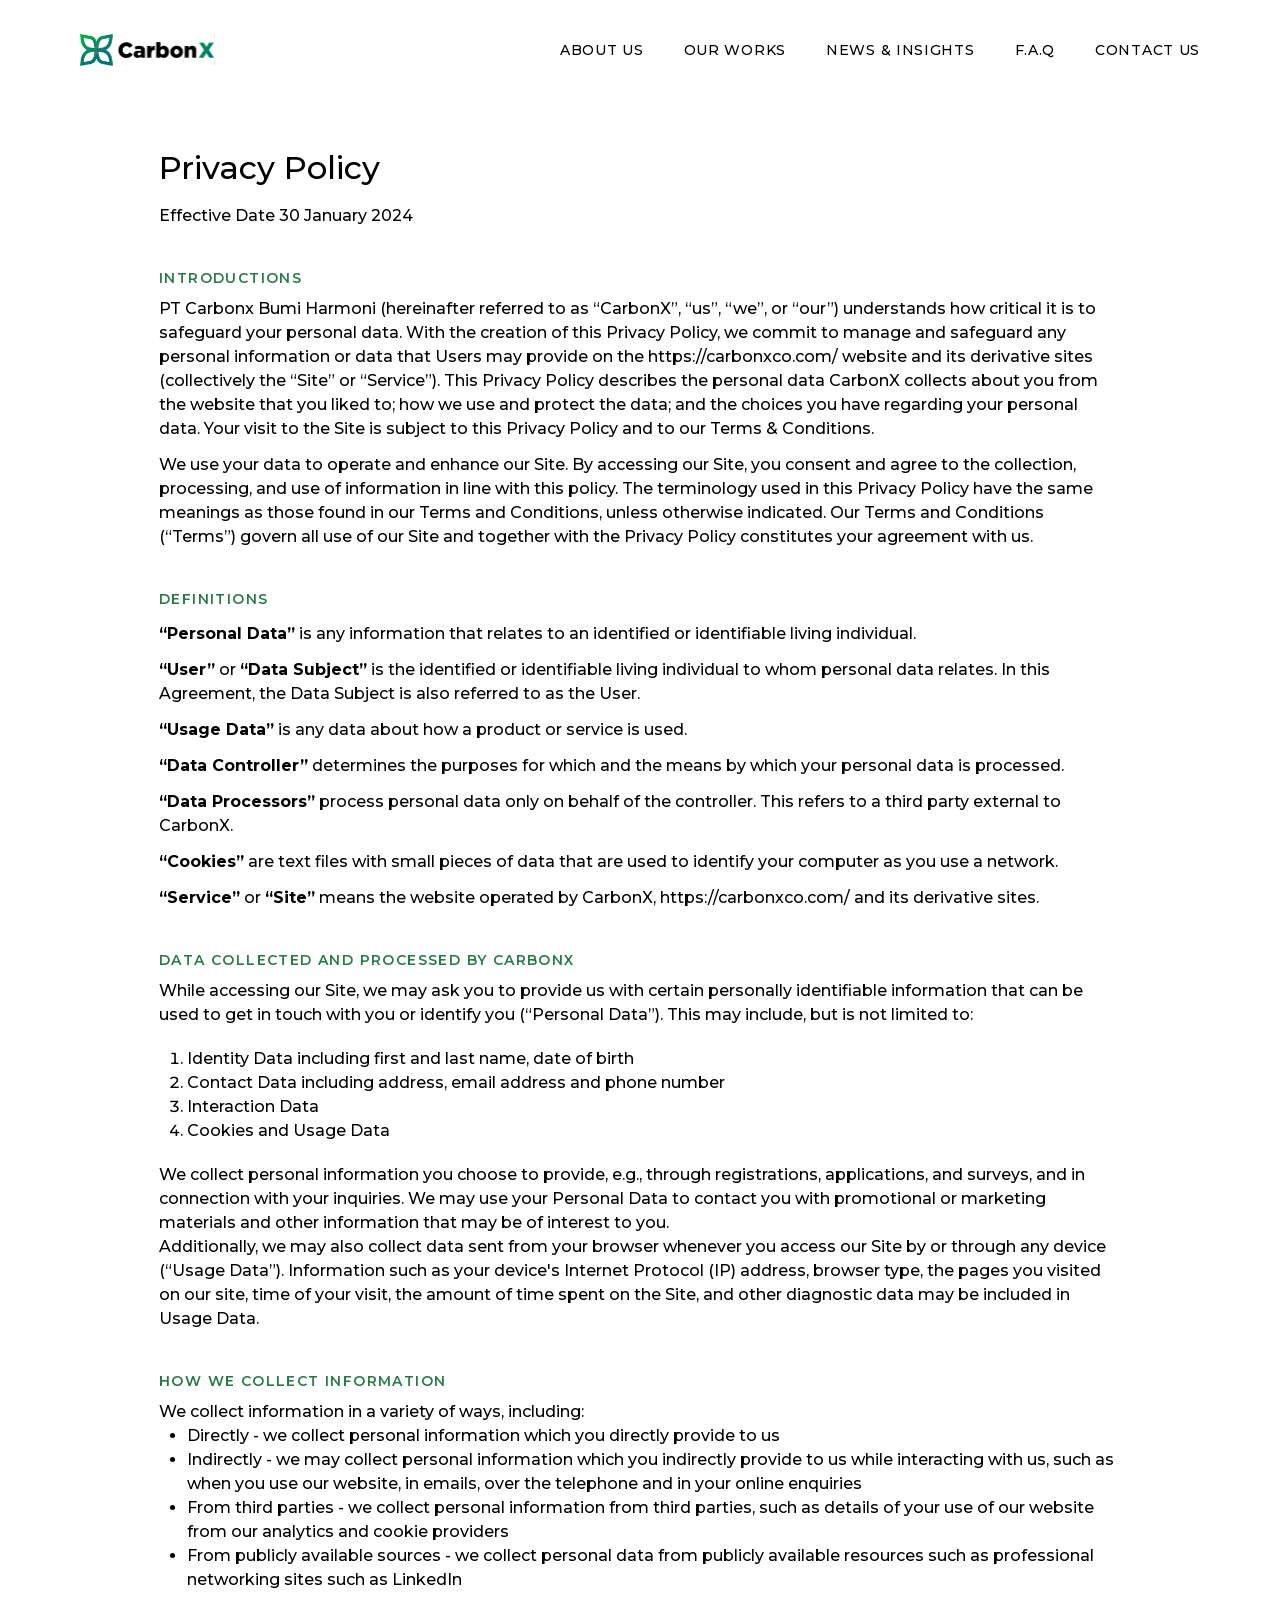
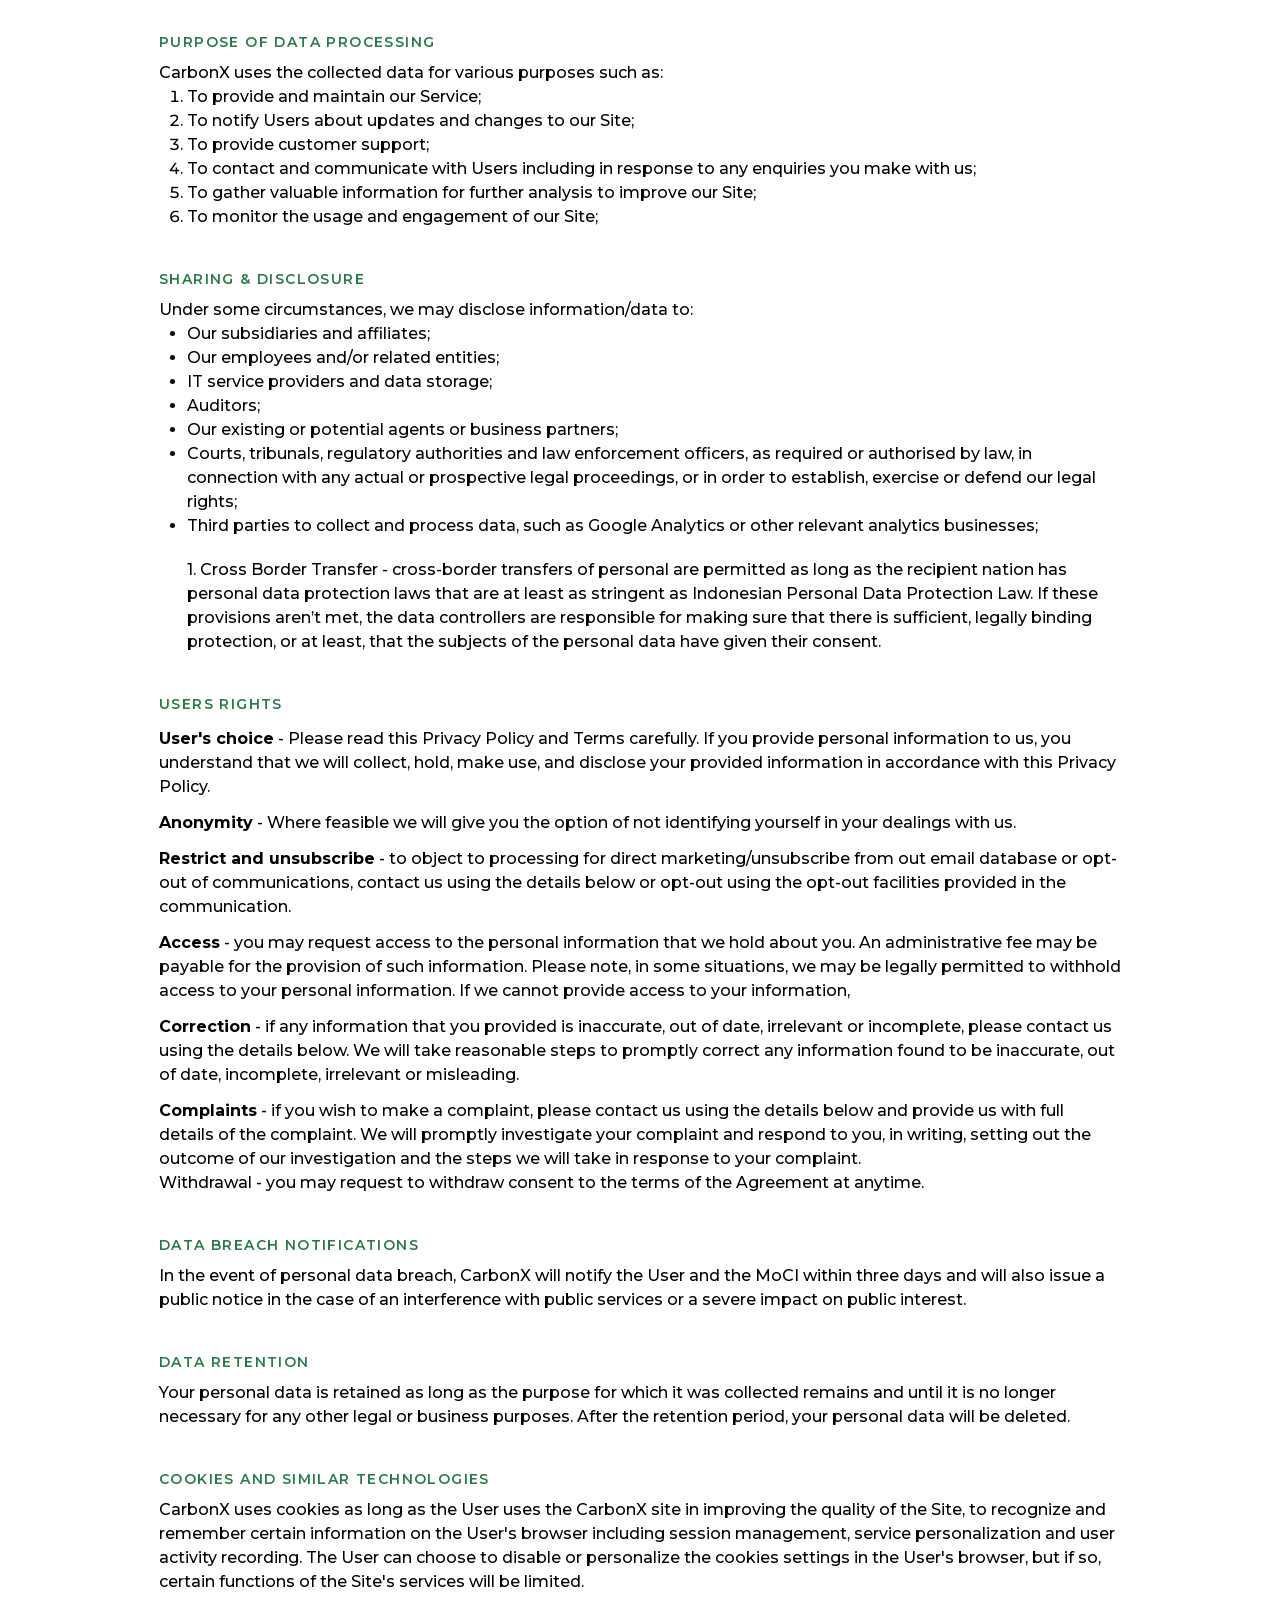
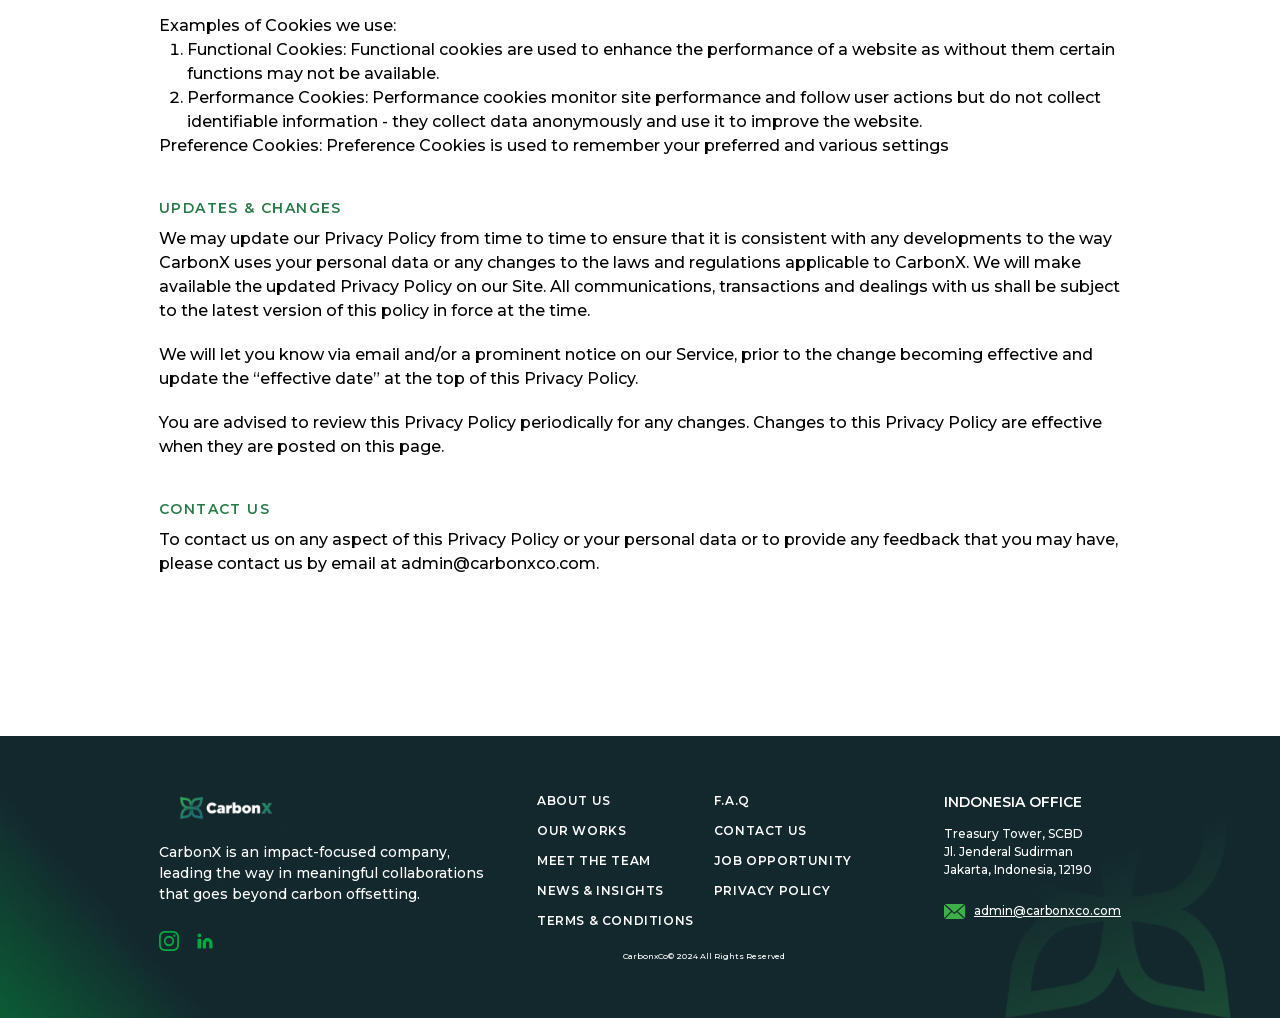
<file: pp/index.html>
<!DOCTYPE html><html lang="en"><head><meta charSet="utf-8"/><meta name="viewport" content="width=device-width, initial-scale=1"/><link rel="stylesheet" href="/_next/static/css/3b4567dc17a296d3.css" crossorigin="" data-precedence="next"/><link rel="preload" as="script" fetchPriority="low" href="/_next/static/chunks/webpack-f6d367a908612e36.js" crossorigin=""/><script src="/_next/static/chunks/fd9d1056-3267ae85bcfda482.js" async="" crossorigin=""></script><script src="/_next/static/chunks/938-5064a08069773ac5.js" async="" crossorigin=""></script><script src="/_next/static/chunks/main-app-4e748a0f97928636.js" async="" crossorigin=""></script><script src="/_next/static/chunks/250-7f24effe9f352000.js" async=""></script><script src="/_next/static/chunks/644-b5a2b31b8eecede8.js" async=""></script><script src="/_next/static/chunks/app/layout-532a8e9da59ddb2e.js" async=""></script><script src="/_next/static/chunks/503-990276ae78938b6c.js" async=""></script><script src="/_next/static/chunks/app/page-59a50ef7922b0fa5.js" async=""></script><title>Carbonxco</title><meta name="description" content="Join CarbonX in empowering communities through quality carbon projects by leveraging climate technology solutions, for a more sustainable future."/><meta property="og:title" content="Carbonxco"/><meta property="og:description" content="Join CarbonX in empowering communities through quality carbon projects by leveraging climate technology solutions, for a more sustainable future."/><meta property="og:url" content="https://www.carbonxco.com/"/><meta property="og:image" content="https://www.carbonxco.com/carbonxco-og.jpg"/><meta property="og:image:width" content="1200"/><meta property="og:image:height" content="630"/><meta property="og:image:alt" content="Carbonxco open graph image"/><meta property="og:type" content="website"/><meta name="twitter:card" content="summary_large_image"/><meta name="twitter:title" content="Carbonxco"/><meta name="twitter:description" content="Join CarbonX in empowering communities through quality carbon projects by leveraging climate technology solutions, for a more sustainable future."/><meta name="twitter:image" content="https://www.carbonxco.com/carbonxco-og.jpg"/><meta name="twitter:image:width" content="1200"/><meta name="twitter:image:height" content="630"/><meta name="twitter:image:alt" content="Carbonxco open graph image"/><link rel="icon" href="/favicon.ico" type="image/x-icon" sizes="32x32"/><meta name="google-site-verification" content="V4-jqIYjS8SUgmCC_to9shf6Xzgp_-9ayVk7YSzKS-E"/><script src="/_next/static/chunks/polyfills-c67a75d1b6f99dc8.js" crossorigin="" noModule=""></script></head><body class="__className_069ab3 antialiased"><style>#nprogress{pointer-events:none}#nprogress .bar{background:#29d;position:fixed;z-index:1600;top: 0;left:0;width:100%;height:3px}#nprogress .peg{display:block;position:absolute;right:0;width:100px;height:100%;box-shadow:0 0 10px #29d,0 0 5px #29d;opacity:1;-webkit-transform:rotate(3deg) translate(0px,-4px);-ms-transform:rotate(3deg) translate(0px,-4px);transform:rotate(3deg) translate(0px,-4px)}#nprogress .spinner{display:block;position:fixed;z-index:1600;top: 15px;right:15px}#nprogress .spinner-icon{width:18px;height:18px;box-sizing:border-box;border:2px solid transparent;border-top-color:#29d;border-left-color:#29d;border-radius:50%;-webkit-animation:nprogress-spinner 400ms linear infinite;animation:nprogress-spinner 400ms linear infinite}.nprogress-custom-parent{overflow:hidden;position:relative}.nprogress-custom-parent #nprogress .bar,.nprogress-custom-parent #nprogress .spinner{position:absolute}@-webkit-keyframes nprogress-spinner{0%{-webkit-transform:rotate(0deg)}100%{-webkit-transform:rotate(360deg)}}@keyframes nprogress-spinner{0%{transform:rotate(0deg)}100%{transform:rotate(360deg)}}</style><div class="bg-white flex justify-between items-center h-[80px] p-3 md:p-5 md:pt-10 md:px-20"><a href="/"><img alt="carbonxco" loading="lazy" width="135" height="32" decoding="async" data-nimg="1" style="color:transparent" src="/assets/carbonxco-logo.svg"/></a><nav><div class="hidden lg:flex gap-10 items-center"><a class="tracking-wider text-[14px] font-medium text-center hover:text-[#00B040]" href="/about/">ABOUT US</a><a class="tracking-wider text-[14px] font-medium text-center hover:text-[#00B040]" href="/works/">OUR WORKS</a><a class="tracking-wider text-[14px] font-medium text-center hover:text-[#00B040]" href="/news/">NEWS &amp; INSIGHTS</a><a class="tracking-wider text-[14px] font-medium text-center hover:text-[#00B040]" href="/faq/">F.A.Q</a><a class="tracking-wider text-[14px] font-medium text-center hover:text-[#00B040]" href="/contact-us/">CONTACT US</a></div><div class="block lg:hidden"><button><img alt="menu" loading="lazy" width="40" height="40" decoding="async" data-nimg="1" style="color:transparent" src="/assets/menu-icon.svg"/></button></div></nav></div><div class="px-4 lg:px-[120px] xl:px-[159px] py-5 pb-20 lg:pt-16 lg:pb-40"><h1 class="text-[20px] lg:text-[32px] font-medium">Privacy Policy</h1><p class="text-base text-black font-medium mt-3">Effective Date 30 January 2024</p><p class="text-[#287B49] font-semibold text-[14px] mb-2 mt-10 tracking-widest">INTRODUCTIONS</p><p class="font-medium text-base text-black">PT Carbonx Bumi Harmoni (hereinafter referred to as “CarbonX”, “us”, “we”, or “our”) understands how critical it is to safeguard your personal data. With the creation of this Privacy Policy, we commit to manage and safeguard any personal information or data that Users may provide on the https://carbonxco.com/ website and its derivative sites (collectively the “Site” or “Service”). This Privacy Policy describes the personal data CarbonX collects about you from the website that you liked to; how we use and protect the data; and the choices you have regarding your personal data. Your visit to the Site is subject to this Privacy Policy and to our Terms &amp; Conditions. </p><p class="font-medium text-base text-black mt-3">We use your data to operate and enhance our Site. By accessing our Site, you consent and agree to the collection, processing, and use of information in line with this policy. The terminology used in this Privacy Policy have the same meanings as those found in our Terms and Conditions, unless otherwise indicated. Our Terms and Conditions (“Terms”) govern all use of our Site and together with the Privacy Policy constitutes your agreement with us.</p><p class="text-[#287B49] font-semibold text-[14px] mb-2 mt-10 tracking-widest">DEFINITIONS</p><p class="font-medium text-base text-black mt-3"><strong>“Personal Data”</strong> is any information that relates to an identified or identifiable living individual.</p><p class="font-medium text-base text-black mt-3"><strong>“User”</strong> or <strong>“Data Subject”</strong> is the identified or identifiable living individual to whom personal data relates. In this Agreement, the Data Subject is also referred to as the User.</p><p class="font-medium text-base text-black mt-3"><strong>“Usage Data”</strong> is any data about how a product or service is used.</p><p class="font-medium text-base text-black mt-3"><strong>“Data Controller”</strong> determines the purposes for which and the means by which your personal data is processed.</p><p class="font-medium text-base text-black mt-3"><strong>“Data Processors”</strong> process personal data only on behalf of the controller. This refers to a third party external to CarbonX.</p><p class="font-medium text-base text-black mt-3"><strong>“Cookies”</strong> are text files with small pieces of data that are used to identify your computer as you use a network.</p><p class="font-medium text-base text-black mt-3"><strong>“Service”</strong> or <strong>“Site”</strong> means the website operated by CarbonX, https://carbonxco.com/ and its derivative sites.</p><p class="text-[#287B49] font-semibold text-[14px] mb-2 mt-10 tracking-widest">DATA COLLECTED AND PROCESSED BY CARBONX</p><p class="font-medium text-base text-black">While accessing our Site, we may ask you to provide us with certain personally identifiable information that can be used to get in touch with you or identify you (“Personal Data”). This may include, but is not limited to:</p><ol class="list-decimal pl-7 my-5"><li class="font-medium text-base text-black">Identity Data including first and last name, date of birth</li><li class="font-medium text-base text-black">Contact Data including address, email address and phone number</li><li class="font-medium text-base text-black">Interaction Data</li><li class="font-medium text-base text-black">Cookies and Usage Data</li></ol><p class="font-medium text-base text-black">We collect personal information you choose to provide, e.g., through registrations, applications, and surveys, and in connection with your inquiries. We may use your Personal Data to contact you with promotional or marketing materials and other information that may be of interest to you.</p><p class="font-medium text-base text-black">Additionally, we may also collect data sent from your browser whenever you access our Site by or through any device (“Usage Data”). Information such as your device&#x27;s Internet Protocol (IP) address, browser type, the pages you visited on our site, time of your visit, the amount of time spent on the Site, and other diagnostic data may be included in Usage Data.</p><p class="text-[#287B49] font-semibold text-[14px] mb-2 mt-10 tracking-widest">HOW WE COLLECT INFORMATION</p><p class="font-medium text-base text-black">We collect information in a variety of ways, including:</p><ul class="list-disc pl-7"><li class="font-medium text-base text-black">Directly - we collect personal information which you directly provide to us</li><li class="font-medium text-base text-black">Indirectly - we may collect personal information which you indirectly provide to us while interacting with us, such as when you use our website, in emails, over the telephone and in your online enquiries</li><li class="font-medium text-base text-black">From third parties - we collect personal information from third parties, such as details of your use of our website from our analytics and cookie providers</li><li class="font-medium text-base text-black">From publicly available sources - we collect personal data from publicly available resources such as professional networking sites such as LinkedIn</li></ul><p class="text-[#287B49] font-semibold text-[14px] mb-2 mt-10 tracking-widest">PURPOSE OF DATA PROCESSING</p><p class="font-medium text-base text-black">CarbonX uses the collected data for various purposes such as:</p><ol class="list-decimal pl-7"><li class="font-medium text-base text-black">To provide and maintain our Service;</li><li class="font-medium text-base text-black">To notify Users about updates and changes to our Site;</li><li class="font-medium text-base text-black">To provide customer support;</li><li class="font-medium text-base text-black">To contact and communicate with Users including in response to any enquiries you make with us;</li><li class="font-medium text-base text-black">To gather valuable information for further analysis to improve our Site;</li><li class="font-medium text-base text-black">To monitor the usage and engagement of our Site;</li></ol><p class="text-[#287B49] font-semibold text-[14px] mb-2 mt-10 tracking-widest">SHARING &amp; DISCLOSURE</p><p class="font-medium text-base text-black">Under some circumstances, we may disclose information/data to:</p><ul class="list-disc pl-7"><li class="font-medium text-base text-black">Our subsidiaries and affiliates;</li><li class="font-medium text-base text-black">Our employees and/or related entities;</li><li class="font-medium text-base text-black">IT service providers and data storage;</li><li class="font-medium text-base text-black">Auditors; </li><li class="font-medium text-base text-black">Our existing or potential agents or business partners; </li><li class="font-medium text-base text-black">Courts, tribunals, regulatory authorities and law enforcement officers, as required or authorised by law, in connection with any actual or prospective legal proceedings, or in order to establish, exercise or defend our legal rights; </li><li class="font-medium text-base text-black">Third parties to collect and process data, such as Google Analytics or other relevant analytics businesses; </li><li class="list-none mt-5 font-medium text-base text-black">1. Cross Border Transfer - cross-border transfers of personal are permitted as long as the recipient nation has personal data protection laws that are at least as stringent as Indonesian Personal Data Protection Law. If these provisions aren’t met, the data controllers are responsible for making sure that there is sufficient, legally binding protection, or at least, that the subjects of the personal data have given their consent.</li></ul><p class="text-[#287B49] font-semibold text-[14px] mb-2 mt-10 tracking-widest">USERS RIGHTS</p><p class="font-medium text-base text-black mt-3"><strong>User&#x27;s choice</strong> - Please read this Privacy Policy and Terms carefully. If you provide personal information to us, you understand that we will collect, hold, make use, and disclose your provided information in accordance with this Privacy Policy.</p><p class="font-medium text-base text-black mt-3"><strong>Anonymity</strong> - Where feasible we will give you the option of not identifying yourself in your dealings with us.</p><p class="font-medium text-base text-black mt-3"><strong>Restrict and unsubscribe</strong> - to object to processing for direct marketing/unsubscribe from out email database or opt-out of communications, contact us using the details below or opt-out using the opt-out facilities provided in the communication.</p><p class="font-medium text-base text-black mt-3"><strong>Access</strong> - you may request access to the personal information that we hold about you. An administrative fee may be payable for the provision of such information. Please note, in some situations, we may be legally permitted to withhold access to your personal information. If we cannot provide access to your information,</p><p class="font-medium text-base text-black mt-3"><strong>Correction</strong> - if any information that you provided is inaccurate, out of date, irrelevant or incomplete, please contact us using the details below. We will take reasonable steps to promptly correct any information found to be inaccurate, out of date, incomplete, irrelevant or misleading.</p><p class="font-medium text-base text-black mt-3"><strong>Complaints</strong> - if you wish to make a complaint, please contact us using the details below and provide us with full details of the complaint. We will promptly investigate your complaint and respond to you, in writing, setting out the outcome of our investigation and the steps we will take in response to your complaint.</p><p class="font-medium text-base text-black">Withdrawal - you may request to withdraw consent to the terms of the Agreement at anytime.</p><p class="text-[#287B49] font-semibold text-[14px] mb-2 mt-10 tracking-widest">DATA BREACH NOTIFICATIONS</p><p class="font-medium text-base text-black">In the event of personal data breach, CarbonX will notify the User and the MoCI within three days and will also issue a public notice in the case of an interference with public services or a severe impact on public interest.</p><p class="text-[#287B49] font-semibold text-[14px] mb-2 mt-10 tracking-widest">DATA RETENTION</p><p class="font-medium text-base text-black">Your personal data is retained as long as the purpose for which it was collected remains and until it is no longer necessary for any other legal or business purposes. After the retention period, your personal data will be deleted.</p><p class="text-[#287B49] font-semibold text-[14px] mb-2 mt-10 tracking-widest">COOKIES AND SIMILAR TECHNOLOGIES</p><p class="font-medium text-base text-black">CarbonX uses cookies as long as the User uses the CarbonX site in improving the quality of the Site, to recognize and remember certain information on the User&#x27;s browser including session management, service personalization and user activity recording. The User can choose to disable or personalize the cookies settings in the User&#x27;s browser, but if so, certain functions of the Site&#x27;s services will be limited.</p><p class="mt-5 font-medium text-base text-black">Examples of Cookies we use:</p><ol class="list-decimal pl-7"><li class="font-medium text-base text-black">Functional Cookies: Functional cookies are used to enhance the performance of a website as without them certain functions may not be available.</li><li class="font-medium text-base text-black">Performance Cookies: Performance cookies monitor site performance and follow user actions but do not collect identifiable information - they collect data anonymously and use it to improve the website.</li></ol><p class="font-medium text-base text-black">Preference Cookies: Preference Cookies is used to remember your preferred and various settings</p><p class="text-[#287B49] font-semibold text-[14px] mb-2 mt-10 tracking-widest">UPDATES &amp; CHANGES</p><p class="font-medium text-base text-black">We may update our Privacy Policy from time to time to ensure that it is consistent with any developments to the way CarbonX uses your personal data or any changes to the laws and regulations applicable to CarbonX. We will make available the updated Privacy Policy on our Site. All communications, transactions and dealings with us shall be subject to the latest version of this policy in force at the time.</p><p class="mt-5 font-medium text-base text-black">We will let you know via email and/or a prominent notice on our Service, prior to the change becoming effective and update the “effective date” at the top of this Privacy Policy.</p><p class="mt-5 font-medium text-base text-black">You are advised to review this Privacy Policy periodically for any changes. Changes to this Privacy Policy are effective when they are posted on this page.</p><p class="text-[#287B49] font-semibold text-[14px] mb-2 mt-10 tracking-widest">CONTACT US</p><p class="font-medium text-base text-black">To contact us on any aspect of this Privacy Policy or your personal data or to provide any feedback that you may have, please contact us by email at admin@carbonxco.com.</p></div><div class="px-4 lg:px-[120px] xl:px-[159px] bg-[#13282D] md:bg-transparent py-5 md:py-14 relative"><footer><div class="hidden relative z-20 md:flex justify-between items-start flex-col md:flex-row gap-x-2"><div class="flex justify-between items-start gap-12 flex-col md:flex-row"><div><a href="/"><div class="w-[135px] h-[32px] relative"><img alt="carbonxco" loading="lazy" decoding="async" data-nimg="fill" class="object-contain" style="position:absolute;height:100%;width:100%;left:0;top:0;right:0;bottom:0;color:transparent" src="/assets/footer-logo.png"/></div></a><p class="mt-[18px] mb-[26px] max-w-[330px] font-medium text-white text-[14px]">CarbonX is an impact-focused company, leading the way in meaningful collaborations that goes beyond carbon offsetting.</p><div class="hidden lg:flex flex-row justify-start gap-4"><a target="_blank" href="https://www.instagram.com/carbonx.id/"><svg xmlns="http://www.w3.org/2000/svg" class="hover:stroke-[#8ACE94] hover:fill-[#8ACE94]" width="20" height="20" fill="none"><path fill="#00AC42" d="M10 0C7.282 0 6.943.013 5.879.058 4.81.111 4.088.276 3.45.524c-.657.257-1.217.6-1.77 1.156A4.849 4.849 0 0 0 .524 3.45C.276 4.088.11 4.81.058 5.88.01 6.943 0 7.282 0 10c0 2.719.013 3.057.058 4.121.053 1.065.218 1.791.466 2.429.257.657.6 1.217 1.156 1.77a4.848 4.848 0 0 0 1.77 1.156c.638.245 1.364.413 2.429.466C6.943 19.99 7.282 20 10 20c2.719 0 3.057-.013 4.121-.058 1.065-.053 1.791-.222 2.429-.466a4.905 4.905 0 0 0 1.77-1.156 4.823 4.823 0 0 0 1.156-1.77c.245-.638.413-1.364.466-2.429C19.99 13.057 20 12.72 20 10c0-2.718-.013-3.057-.058-4.121-.053-1.065-.222-1.795-.466-2.429a4.905 4.905 0 0 0-1.156-1.77A4.823 4.823 0 0 0 16.55.524C15.912.276 15.186.11 14.12.058 13.057.01 12.72 0 10 0Zm0 1.8c2.67 0 2.989.013 4.044.058.973.046 1.503.209 1.855.346.47.182.798.397 1.153.748.348.348.563.68.745 1.15.137.352.3.882.345 1.855.045 1.055.058 1.375.058 4.044 0 2.669-.013 2.988-.061 4.043-.053.973-.215 1.504-.352 1.855-.19.47-.401.798-.75 1.153a3.155 3.155 0 0 1-1.152.745c-.348.138-.886.3-1.863.346-1.06.045-1.373.058-4.05.058-2.676 0-2.988-.013-4.05-.062-.973-.052-1.51-.215-1.862-.352-.475-.19-.8-.4-1.15-.75a3.004 3.004 0 0 1-.748-1.152c-.14-.347-.3-.885-.352-1.862-.035-1.048-.052-1.373-.052-4.037 0-2.663.017-2.989.052-4.05.052-.977.212-1.514.352-1.862.173-.476.397-.801.748-1.153a2.983 2.983 0 0 1 1.15-.75c.352-.136.876-.299 1.853-.348 1.06-.038 1.373-.052 4.046-.052l.041.03Zm0 3.067a5.132 5.132 0 0 0-5.134 5.134A5.132 5.132 0 0 0 10 15.135a5.132 5.132 0 0 0 5.134-5.134A5.132 5.132 0 0 0 10 4.867Zm0 8.468A3.331 3.331 0 0 1 6.666 10 3.331 3.331 0 0 1 10 6.668 3.331 3.331 0 0 1 13.334 10 3.331 3.331 0 0 1 10 13.335Zm6.54-8.673a1.202 1.202 0 0 1-2.402 0 1.202 1.202 0 0 1 2.403 0Z"></path></svg></a><a target="_blank" href="https://www.linkedin.com/company/carbonx-investments/"><svg xmlns="http://www.w3.org/2000/svg" class="hover:stroke-[#8ACE94] hover:fill-[#8ACE94]" width="20" height="20" fill="none"><path fill="#00AC42" d="M12.625 7a4.858 4.858 0 0 0-4.875 4.85v4.9a.75.75 0 0 0 .75.75h1.75a.75.75 0 0 0 .75-.75v-4.9a1.618 1.618 0 0 1 1.791-1.608 1.667 1.667 0 0 1 1.459 1.666v4.842a.75.75 0 0 0 .75.75h1.75a.75.75 0 0 0 .75-.75v-4.9A4.858 4.858 0 0 0 12.625 7ZM5.5 7.75H3.25a.75.75 0 0 0-.75.75v8.25c0 .414.336.75.75.75H5.5a.75.75 0 0 0 .75-.75V8.5a.75.75 0 0 0-.75-.75ZM4.375 6.25a1.875 1.875 0 1 0 0-3.75 1.875 1.875 0 0 0 0 3.75Z"></path></svg></a></div><p class="block lg:hidden font-medium text-white text-[8px]">CarbonxCo© 2024 All Rights Reserved</p></div><div class="flex justify-start items-start lg:justify-center flex-col lg:items-center"><div class="grid grid-cols-2 gap-y-3 gap-x-5"><a class="tracking-wider text-[12px] text-white text-start font-semibold hover:text-[#00B040]" href="/about/">ABOUT US</a><a class="tracking-wider text-[12px] text-white text-start font-semibold hover:text-[#00B040]" href="/faq/">F.A.Q</a><a class="tracking-wider text-[12px] text-white text-start font-semibold hover:text-[#00B040]" href="/works/">OUR WORKS</a><a class="tracking-wider text-[12px] text-white text-start font-semibold hover:text-[#00B040]" href="/contact-us/">CONTACT US</a><a class="tracking-wider text-[12px] text-white text-start font-semibold hover:text-[#00B040]" href="/teams/">MEET THE TEAM</a><a class="tracking-wider text-[12px] text-white text-start font-semibold hover:text-[#00B040]" href="/career/">JOB OPPORTUNITY</a><a class="tracking-wider text-[12px] text-white text-start font-semibold hover:text-[#00B040]" href="/news/">NEWS &amp; INSIGHTS</a><a class="tracking-wider text-[12px] text-white text-start font-semibold hover:text-[#00B040]" href="/pp/">PRIVACY POLICY</a><a class="tracking-wider text-[12px] text-white text-start font-semibold hover:text-[#00B040]" href="/tc/">TERMS &amp; CONDITIONS</a></div><p class="hidden lg:block font-medium text-white text-[8px] mt-5">CarbonxCo© 2024 All Rights Reserved</p></div></div><div class="mt-10 md:mt-0"><p class="font-semibold text-white text-[14px]">INDONESIA OFFICE</p><p class="mt-3 mb-6 font-medium text-white text-[12px]">Treasury Tower, SCBD<br/>Jl. Jenderal Sudirman<br/>Jakarta, Indonesia, 12190</p><a href="mailto:admin@carbonxco.com" class="flex flex-row flex-nowrap items-center gap-2"><svg xmlns="http://www.w3.org/2000/svg" width="22" height="15" fill="none"><path fill="#3EB049" d="M20.232 0H.903l.857.778c.856.778 1.711 1.557 2.568 2.334a7001.57 7001.57 0 0 0 5.264 4.771c.236.214.475.423.709.639.061.056.098.059.163.002.782-.687 1.567-1.372 2.353-2.056 1.075-.936 2.152-1.87 3.228-2.806l1.996-1.74L20.12.103c.034-.029.064-.06.111-.104Z"></path><path fill="#3EB049" d="M.852 15h19.397c-.18-.21-.386-.37-.576-.545-.675-.626-1.354-1.248-2.033-1.871l-2.811-2.58c-.606-.555-1.214-1.109-1.818-1.666-.24-.221-.237-.224-.48-.012l-1.972 1.717c-.199.172-.198.17-.395-.009-.705-.641-1.413-1.28-2.115-1.927-.097-.089-.147-.08-.237.009-2.285 2.26-4.573 4.519-6.86 6.777-.03.03-.059.061-.1.107ZM21.16 14.168V.813c-.226.194-.431.369-.635.546l-4.467 3.889c-.756.659-1.512 1.319-2.27 1.976-.08.07-.089.113-.005.19.795.724 1.585 1.452 2.377 2.179a6623.601 6623.601 0 0 1 4.772 4.384c.068.062.14.118.228.192ZM0 .826V14.13c.155-.109.265-.242.386-.362 1.277-1.26 2.55-2.524 3.826-3.786.894-.883 1.786-1.768 2.686-2.645.12-.118.103-.175-.012-.278-.864-.778-1.722-1.562-2.583-2.343-.938-.85-1.876-1.701-2.816-2.55C1 1.725.511 1.286 0 .826Z"></path></svg><span class="font-medium text-xs text-white underline">admin@carbonxco.com</span></a><div class="flex lg:hidden flex-row justify-start gap-4 mt-5"><a target="_blank" href="https://www.instagram.com/carbonx.id/"><svg xmlns="http://www.w3.org/2000/svg" class="hover:stroke-[#8ACE94] hover:fill-[#8ACE94]" width="20" height="20" fill="none"><path fill="#00AC42" d="M10 0C7.282 0 6.943.013 5.879.058 4.81.111 4.088.276 3.45.524c-.657.257-1.217.6-1.77 1.156A4.849 4.849 0 0 0 .524 3.45C.276 4.088.11 4.81.058 5.88.01 6.943 0 7.282 0 10c0 2.719.013 3.057.058 4.121.053 1.065.218 1.791.466 2.429.257.657.6 1.217 1.156 1.77a4.848 4.848 0 0 0 1.77 1.156c.638.245 1.364.413 2.429.466C6.943 19.99 7.282 20 10 20c2.719 0 3.057-.013 4.121-.058 1.065-.053 1.791-.222 2.429-.466a4.905 4.905 0 0 0 1.77-1.156 4.823 4.823 0 0 0 1.156-1.77c.245-.638.413-1.364.466-2.429C19.99 13.057 20 12.72 20 10c0-2.718-.013-3.057-.058-4.121-.053-1.065-.222-1.795-.466-2.429a4.905 4.905 0 0 0-1.156-1.77A4.823 4.823 0 0 0 16.55.524C15.912.276 15.186.11 14.12.058 13.057.01 12.72 0 10 0Zm0 1.8c2.67 0 2.989.013 4.044.058.973.046 1.503.209 1.855.346.47.182.798.397 1.153.748.348.348.563.68.745 1.15.137.352.3.882.345 1.855.045 1.055.058 1.375.058 4.044 0 2.669-.013 2.988-.061 4.043-.053.973-.215 1.504-.352 1.855-.19.47-.401.798-.75 1.153a3.155 3.155 0 0 1-1.152.745c-.348.138-.886.3-1.863.346-1.06.045-1.373.058-4.05.058-2.676 0-2.988-.013-4.05-.062-.973-.052-1.51-.215-1.862-.352-.475-.19-.8-.4-1.15-.75a3.004 3.004 0 0 1-.748-1.152c-.14-.347-.3-.885-.352-1.862-.035-1.048-.052-1.373-.052-4.037 0-2.663.017-2.989.052-4.05.052-.977.212-1.514.352-1.862.173-.476.397-.801.748-1.153a2.983 2.983 0 0 1 1.15-.75c.352-.136.876-.299 1.853-.348 1.06-.038 1.373-.052 4.046-.052l.041.03Zm0 3.067a5.132 5.132 0 0 0-5.134 5.134A5.132 5.132 0 0 0 10 15.135a5.132 5.132 0 0 0 5.134-5.134A5.132 5.132 0 0 0 10 4.867Zm0 8.468A3.331 3.331 0 0 1 6.666 10 3.331 3.331 0 0 1 10 6.668 3.331 3.331 0 0 1 13.334 10 3.331 3.331 0 0 1 10 13.335Zm6.54-8.673a1.202 1.202 0 0 1-2.402 0 1.202 1.202 0 0 1 2.403 0Z"></path></svg></a><a target="_blank" href="https://www.linkedin.com/company/carbonx-investments/"><svg xmlns="http://www.w3.org/2000/svg" class="hover:stroke-[#8ACE94] hover:fill-[#8ACE94]" width="20" height="20" fill="none"><path fill="#00AC42" d="M12.625 7a4.858 4.858 0 0 0-4.875 4.85v4.9a.75.75 0 0 0 .75.75h1.75a.75.75 0 0 0 .75-.75v-4.9a1.618 1.618 0 0 1 1.791-1.608 1.667 1.667 0 0 1 1.459 1.666v4.842a.75.75 0 0 0 .75.75h1.75a.75.75 0 0 0 .75-.75v-4.9A4.858 4.858 0 0 0 12.625 7ZM5.5 7.75H3.25a.75.75 0 0 0-.75.75v8.25c0 .414.336.75.75.75H5.5a.75.75 0 0 0 .75-.75V8.5a.75.75 0 0 0-.75-.75ZM4.375 6.25a1.875 1.875 0 1 0 0-3.75 1.875 1.875 0 0 0 0 3.75Z"></path></svg></a></div></div></div><div class="flex md:hidden relative z-20 flex-col"><div class="flex justify-start items-start lg:justify-center flex-col lg:items-center"><div class="grid grid-cols-2 gap-y-3 gap-x-5"><a class="tracking-wider text-[12px] text-white text-start font-semibold hover:text-[#00B040]" href="/about/">ABOUT US</a><a class="tracking-wider text-[12px] text-white text-start font-semibold hover:text-[#00B040]" href="/faq/">F.A.Q</a><a class="tracking-wider text-[12px] text-white text-start font-semibold hover:text-[#00B040]" href="/works/">OUR WORKS</a><a class="tracking-wider text-[12px] text-white text-start font-semibold hover:text-[#00B040]" href="/contact-us/">CONTACT US</a><a class="tracking-wider text-[12px] text-white text-start font-semibold hover:text-[#00B040]" href="/teams/">MEET THE TEAM</a><a class="tracking-wider text-[12px] text-white text-start font-semibold hover:text-[#00B040]" href="/career/">JOB OPPORTUNITY</a><a class="tracking-wider text-[12px] text-white text-start font-semibold hover:text-[#00B040]" href="/news/">NEWS &amp; INSIGHTS</a><a class="tracking-wider text-[12px] text-white text-start font-semibold hover:text-[#00B040]" href="/pp/">PRIVACY POLICY</a><a class="tracking-wider text-[12px] text-white text-start font-semibold hover:text-[#00B040]" href="/tc/">TERMS &amp; CONDITIONS</a></div><p class="hidden lg:block font-medium text-white text-[8px] mt-5">CarbonxCo© 2024 All Rights Reserved</p></div><div class="mt-10 md:mt-0"><p class="font-semibold text-white text-[14px]">INDONESIA OFFICE</p><p class="mt-3 mb-6 font-medium text-white text-[12px]">Treasury Tower, SCBD<br/>Jl. Jenderal Sudirman<br/>Jakarta, Indonesia, 12190</p><a href="mailto:admin@carbonxco.com" class="flex flex-row flex-nowrap items-center gap-2"><svg xmlns="http://www.w3.org/2000/svg" width="22" height="15" fill="none"><path fill="#3EB049" d="M20.232 0H.903l.857.778c.856.778 1.711 1.557 2.568 2.334a7001.57 7001.57 0 0 0 5.264 4.771c.236.214.475.423.709.639.061.056.098.059.163.002.782-.687 1.567-1.372 2.353-2.056 1.075-.936 2.152-1.87 3.228-2.806l1.996-1.74L20.12.103c.034-.029.064-.06.111-.104Z"></path><path fill="#3EB049" d="M.852 15h19.397c-.18-.21-.386-.37-.576-.545-.675-.626-1.354-1.248-2.033-1.871l-2.811-2.58c-.606-.555-1.214-1.109-1.818-1.666-.24-.221-.237-.224-.48-.012l-1.972 1.717c-.199.172-.198.17-.395-.009-.705-.641-1.413-1.28-2.115-1.927-.097-.089-.147-.08-.237.009-2.285 2.26-4.573 4.519-6.86 6.777-.03.03-.059.061-.1.107ZM21.16 14.168V.813c-.226.194-.431.369-.635.546l-4.467 3.889c-.756.659-1.512 1.319-2.27 1.976-.08.07-.089.113-.005.19.795.724 1.585 1.452 2.377 2.179a6623.601 6623.601 0 0 1 4.772 4.384c.068.062.14.118.228.192ZM0 .826V14.13c.155-.109.265-.242.386-.362 1.277-1.26 2.55-2.524 3.826-3.786.894-.883 1.786-1.768 2.686-2.645.12-.118.103-.175-.012-.278-.864-.778-1.722-1.562-2.583-2.343-.938-.85-1.876-1.701-2.816-2.55C1 1.725.511 1.286 0 .826Z"></path></svg><span class="font-medium text-xs text-white underline">admin@carbonxco.com</span></a><div class="flex lg:hidden flex-row justify-start gap-4 mt-5"><a target="_blank" href="https://www.instagram.com/carbonx.id/"><svg xmlns="http://www.w3.org/2000/svg" class="hover:stroke-[#8ACE94] hover:fill-[#8ACE94]" width="20" height="20" fill="none"><path fill="#00AC42" d="M10 0C7.282 0 6.943.013 5.879.058 4.81.111 4.088.276 3.45.524c-.657.257-1.217.6-1.77 1.156A4.849 4.849 0 0 0 .524 3.45C.276 4.088.11 4.81.058 5.88.01 6.943 0 7.282 0 10c0 2.719.013 3.057.058 4.121.053 1.065.218 1.791.466 2.429.257.657.6 1.217 1.156 1.77a4.848 4.848 0 0 0 1.77 1.156c.638.245 1.364.413 2.429.466C6.943 19.99 7.282 20 10 20c2.719 0 3.057-.013 4.121-.058 1.065-.053 1.791-.222 2.429-.466a4.905 4.905 0 0 0 1.77-1.156 4.823 4.823 0 0 0 1.156-1.77c.245-.638.413-1.364.466-2.429C19.99 13.057 20 12.72 20 10c0-2.718-.013-3.057-.058-4.121-.053-1.065-.222-1.795-.466-2.429a4.905 4.905 0 0 0-1.156-1.77A4.823 4.823 0 0 0 16.55.524C15.912.276 15.186.11 14.12.058 13.057.01 12.72 0 10 0Zm0 1.8c2.67 0 2.989.013 4.044.058.973.046 1.503.209 1.855.346.47.182.798.397 1.153.748.348.348.563.68.745 1.15.137.352.3.882.345 1.855.045 1.055.058 1.375.058 4.044 0 2.669-.013 2.988-.061 4.043-.053.973-.215 1.504-.352 1.855-.19.47-.401.798-.75 1.153a3.155 3.155 0 0 1-1.152.745c-.348.138-.886.3-1.863.346-1.06.045-1.373.058-4.05.058-2.676 0-2.988-.013-4.05-.062-.973-.052-1.51-.215-1.862-.352-.475-.19-.8-.4-1.15-.75a3.004 3.004 0 0 1-.748-1.152c-.14-.347-.3-.885-.352-1.862-.035-1.048-.052-1.373-.052-4.037 0-2.663.017-2.989.052-4.05.052-.977.212-1.514.352-1.862.173-.476.397-.801.748-1.153a2.983 2.983 0 0 1 1.15-.75c.352-.136.876-.299 1.853-.348 1.06-.038 1.373-.052 4.046-.052l.041.03Zm0 3.067a5.132 5.132 0 0 0-5.134 5.134A5.132 5.132 0 0 0 10 15.135a5.132 5.132 0 0 0 5.134-5.134A5.132 5.132 0 0 0 10 4.867Zm0 8.468A3.331 3.331 0 0 1 6.666 10 3.331 3.331 0 0 1 10 6.668 3.331 3.331 0 0 1 13.334 10 3.331 3.331 0 0 1 10 13.335Zm6.54-8.673a1.202 1.202 0 0 1-2.402 0 1.202 1.202 0 0 1 2.403 0Z"></path></svg></a><a target="_blank" href="https://www.linkedin.com/company/carbonx-investments/"><svg xmlns="http://www.w3.org/2000/svg" class="hover:stroke-[#8ACE94] hover:fill-[#8ACE94]" width="20" height="20" fill="none"><path fill="#00AC42" d="M12.625 7a4.858 4.858 0 0 0-4.875 4.85v4.9a.75.75 0 0 0 .75.75h1.75a.75.75 0 0 0 .75-.75v-4.9a1.618 1.618 0 0 1 1.791-1.608 1.667 1.667 0 0 1 1.459 1.666v4.842a.75.75 0 0 0 .75.75h1.75a.75.75 0 0 0 .75-.75v-4.9A4.858 4.858 0 0 0 12.625 7ZM5.5 7.75H3.25a.75.75 0 0 0-.75.75v8.25c0 .414.336.75.75.75H5.5a.75.75 0 0 0 .75-.75V8.5a.75.75 0 0 0-.75-.75ZM4.375 6.25a1.875 1.875 0 1 0 0-3.75 1.875 1.875 0 0 0 0 3.75Z"></path></svg></a></div></div><div class="mt-10"><div><a href="/"><div class="w-[135px] h-[32px] relative"><img alt="carbonxco" loading="lazy" decoding="async" data-nimg="fill" class="object-contain" style="position:absolute;height:100%;width:100%;left:0;top:0;right:0;bottom:0;color:transparent" src="/assets/footer-logo.png"/></div></a><p class="mt-[18px] mb-[26px] max-w-[330px] font-medium text-white text-[14px]">CarbonX is an impact-focused company, leading the way in meaningful collaborations that goes beyond carbon offsetting.</p><div class="hidden lg:flex flex-row justify-start gap-4"><a target="_blank" href="https://www.instagram.com/carbonx.id/"><svg xmlns="http://www.w3.org/2000/svg" class="hover:stroke-[#8ACE94] hover:fill-[#8ACE94]" width="20" height="20" fill="none"><path fill="#00AC42" d="M10 0C7.282 0 6.943.013 5.879.058 4.81.111 4.088.276 3.45.524c-.657.257-1.217.6-1.77 1.156A4.849 4.849 0 0 0 .524 3.45C.276 4.088.11 4.81.058 5.88.01 6.943 0 7.282 0 10c0 2.719.013 3.057.058 4.121.053 1.065.218 1.791.466 2.429.257.657.6 1.217 1.156 1.77a4.848 4.848 0 0 0 1.77 1.156c.638.245 1.364.413 2.429.466C6.943 19.99 7.282 20 10 20c2.719 0 3.057-.013 4.121-.058 1.065-.053 1.791-.222 2.429-.466a4.905 4.905 0 0 0 1.77-1.156 4.823 4.823 0 0 0 1.156-1.77c.245-.638.413-1.364.466-2.429C19.99 13.057 20 12.72 20 10c0-2.718-.013-3.057-.058-4.121-.053-1.065-.222-1.795-.466-2.429a4.905 4.905 0 0 0-1.156-1.77A4.823 4.823 0 0 0 16.55.524C15.912.276 15.186.11 14.12.058 13.057.01 12.72 0 10 0Zm0 1.8c2.67 0 2.989.013 4.044.058.973.046 1.503.209 1.855.346.47.182.798.397 1.153.748.348.348.563.68.745 1.15.137.352.3.882.345 1.855.045 1.055.058 1.375.058 4.044 0 2.669-.013 2.988-.061 4.043-.053.973-.215 1.504-.352 1.855-.19.47-.401.798-.75 1.153a3.155 3.155 0 0 1-1.152.745c-.348.138-.886.3-1.863.346-1.06.045-1.373.058-4.05.058-2.676 0-2.988-.013-4.05-.062-.973-.052-1.51-.215-1.862-.352-.475-.19-.8-.4-1.15-.75a3.004 3.004 0 0 1-.748-1.152c-.14-.347-.3-.885-.352-1.862-.035-1.048-.052-1.373-.052-4.037 0-2.663.017-2.989.052-4.05.052-.977.212-1.514.352-1.862.173-.476.397-.801.748-1.153a2.983 2.983 0 0 1 1.15-.75c.352-.136.876-.299 1.853-.348 1.06-.038 1.373-.052 4.046-.052l.041.03Zm0 3.067a5.132 5.132 0 0 0-5.134 5.134A5.132 5.132 0 0 0 10 15.135a5.132 5.132 0 0 0 5.134-5.134A5.132 5.132 0 0 0 10 4.867Zm0 8.468A3.331 3.331 0 0 1 6.666 10 3.331 3.331 0 0 1 10 6.668 3.331 3.331 0 0 1 13.334 10 3.331 3.331 0 0 1 10 13.335Zm6.54-8.673a1.202 1.202 0 0 1-2.402 0 1.202 1.202 0 0 1 2.403 0Z"></path></svg></a><a target="_blank" href="https://www.linkedin.com/company/carbonx-investments/"><svg xmlns="http://www.w3.org/2000/svg" class="hover:stroke-[#8ACE94] hover:fill-[#8ACE94]" width="20" height="20" fill="none"><path fill="#00AC42" d="M12.625 7a4.858 4.858 0 0 0-4.875 4.85v4.9a.75.75 0 0 0 .75.75h1.75a.75.75 0 0 0 .75-.75v-4.9a1.618 1.618 0 0 1 1.791-1.608 1.667 1.667 0 0 1 1.459 1.666v4.842a.75.75 0 0 0 .75.75h1.75a.75.75 0 0 0 .75-.75v-4.9A4.858 4.858 0 0 0 12.625 7ZM5.5 7.75H3.25a.75.75 0 0 0-.75.75v8.25c0 .414.336.75.75.75H5.5a.75.75 0 0 0 .75-.75V8.5a.75.75 0 0 0-.75-.75ZM4.375 6.25a1.875 1.875 0 1 0 0-3.75 1.875 1.875 0 0 0 0 3.75Z"></path></svg></a></div><p class="block lg:hidden font-medium text-white text-[8px]">CarbonxCo© 2024 All Rights Reserved</p></div></div></div><img alt="carbonx footer" loading="lazy" decoding="async" data-nimg="fill" class="z-10 hidden md:block absolute top-0 left-0 object-cover" style="position:absolute;height:100%;width:100%;left:0;top:0;right:0;bottom:0;color:transparent" src="/assets/footer-bg.png"/></footer></div><script src="/_next/static/chunks/webpack-f6d367a908612e36.js" crossorigin="" async=""></script><script>(self.__next_f=self.__next_f||[]).push([0]);self.__next_f.push([2,null])</script><script>self.__next_f.push([1,"1:HL[\"/_next/static/css/3b4567dc17a296d3.css\",\"style\",{\"crossOrigin\":\"\"}]\n0:\"$L2\"\n"])</script><script>self.__next_f.push([1,"3:I[7690,[],\"\"]\n5:I[5613,[],\"\"]\n6:I[1778,[],\"\"]\n7:I[3955,[\"250\",\"static/chunks/250-7f24effe9f352000.js\",\"644\",\"static/chunks/644-b5a2b31b8eecede8.js\",\"185\",\"static/chunks/app/layout-532a8e9da59ddb2e.js\"],\"\"]\n8:I[5250,[\"250\",\"static/chunks/250-7f24effe9f352000.js\",\"644\",\"static/chunks/644-b5a2b31b8eecede8.js\",\"503\",\"static/chunks/503-990276ae78938b6c.js\",\"931\",\"static/chunks/app/page-59a50ef7922b0fa5.js\"],\"\"]\n9:I[1749,[\"250\",\"static/chunks/250-7f24effe9f352000.js\",\"644\",\"static/chunks/644-b5a2b31b8eecede8.js"])</script><script>self.__next_f.push([1,"\",\"503\",\"static/chunks/503-990276ae78938b6c.js\",\"931\",\"static/chunks/app/page-59a50ef7922b0fa5.js\"],\"Image\"]\na:I[9885,[\"250\",\"static/chunks/250-7f24effe9f352000.js\",\"644\",\"static/chunks/644-b5a2b31b8eecede8.js\",\"185\",\"static/chunks/app/layout-532a8e9da59ddb2e.js\"],\"Sidebar\"]\n5b:I[8955,[],\"\"]\nb:T69a,"])</script><script>self.__next_f.push([1,"M10 0C7.282 0 6.943.013 5.879.058 4.81.111 4.088.276 3.45.524c-.657.257-1.217.6-1.77 1.156A4.849 4.849 0 0 0 .524 3.45C.276 4.088.11 4.81.058 5.88.01 6.943 0 7.282 0 10c0 2.719.013 3.057.058 4.121.053 1.065.218 1.791.466 2.429.257.657.6 1.217 1.156 1.77a4.848 4.848 0 0 0 1.77 1.156c.638.245 1.364.413 2.429.466C6.943 19.99 7.282 20 10 20c2.719 0 3.057-.013 4.121-.058 1.065-.053 1.791-.222 2.429-.466a4.905 4.905 0 0 0 1.77-1.156 4.823 4.823 0 0 0 1.156-1.77c.245-.638.413-1.364.466-2.429C19.99 13.057 20 12.72 20 10c0-2.718-.013-3.057-.058-4.121-.053-1.065-.222-1.795-.466-2.429a4.905 4.905 0 0 0-1.156-1.77A4.823 4.823 0 0 0 16.55.524C15.912.276 15.186.11 14.12.058 13.057.01 12.72 0 10 0Zm0 1.8c2.67 0 2.989.013 4.044.058.973.046 1.503.209 1.855.346.47.182.798.397 1.153.748.348.348.563.68.745 1.15.137.352.3.882.345 1.855.045 1.055.058 1.375.058 4.044 0 2.669-.013 2.988-.061 4.043-.053.973-.215 1.504-.352 1.855-.19.47-.401.798-.75 1.153a3.155 3.155 0 0 1-1.152.745c-.348.138-.886.3-1.863.346-1.06.045-1.373.058-4.05.058-2.676 0-2.988-.013-4.05-.062-.973-.052-1.51-.215-1.862-.352-.475-.19-.8-.4-1.15-.75a3.004 3.004 0 0 1-.748-1.152c-.14-.347-.3-.885-.352-1.862-.035-1.048-.052-1.373-.052-4.037 0-2.663.017-2.989.052-4.05.052-.977.212-1.514.352-1.862.173-.476.397-.801.748-1.153a2.983 2.983 0 0 1 1.15-.75c.352-.136.876-.299 1.853-.348 1.06-.038 1.373-.052 4.046-.052l.041.03Zm0 3.067a5.132 5.132 0 0 0-5.134 5.134A5.132 5.132 0 0 0 10 15.135a5.132 5.132 0 0 0 5.134-5.134A5.132 5.132 0 0 0 10 4.867Zm0 8.468A3.331 3.331 0 0 1 6.666 10 3.331 3.331 0 0 1 10 6.668 3.331 3.331 0 0 1 13.334 10 3.331 3.331 0 0 1 10 13.335Zm6.54-8.673a1.202 1.202 0 0 1-2.402 0 1.202 1.202 0 0 1 2.403 0Z"])</script><script>self.__next_f.push([1,"c:T69a,"])</script><script>self.__next_f.push([1,"M10 0C7.282 0 6.943.013 5.879.058 4.81.111 4.088.276 3.45.524c-.657.257-1.217.6-1.77 1.156A4.849 4.849 0 0 0 .524 3.45C.276 4.088.11 4.81.058 5.88.01 6.943 0 7.282 0 10c0 2.719.013 3.057.058 4.121.053 1.065.218 1.791.466 2.429.257.657.6 1.217 1.156 1.77a4.848 4.848 0 0 0 1.77 1.156c.638.245 1.364.413 2.429.466C6.943 19.99 7.282 20 10 20c2.719 0 3.057-.013 4.121-.058 1.065-.053 1.791-.222 2.429-.466a4.905 4.905 0 0 0 1.77-1.156 4.823 4.823 0 0 0 1.156-1.77c.245-.638.413-1.364.466-2.429C19.99 13.057 20 12.72 20 10c0-2.718-.013-3.057-.058-4.121-.053-1.065-.222-1.795-.466-2.429a4.905 4.905 0 0 0-1.156-1.77A4.823 4.823 0 0 0 16.55.524C15.912.276 15.186.11 14.12.058 13.057.01 12.72 0 10 0Zm0 1.8c2.67 0 2.989.013 4.044.058.973.046 1.503.209 1.855.346.47.182.798.397 1.153.748.348.348.563.68.745 1.15.137.352.3.882.345 1.855.045 1.055.058 1.375.058 4.044 0 2.669-.013 2.988-.061 4.043-.053.973-.215 1.504-.352 1.855-.19.47-.401.798-.75 1.153a3.155 3.155 0 0 1-1.152.745c-.348.138-.886.3-1.863.346-1.06.045-1.373.058-4.05.058-2.676 0-2.988-.013-4.05-.062-.973-.052-1.51-.215-1.862-.352-.475-.19-.8-.4-1.15-.75a3.004 3.004 0 0 1-.748-1.152c-.14-.347-.3-.885-.352-1.862-.035-1.048-.052-1.373-.052-4.037 0-2.663.017-2.989.052-4.05.052-.977.212-1.514.352-1.862.173-.476.397-.801.748-1.153a2.983 2.983 0 0 1 1.15-.75c.352-.136.876-.299 1.853-.348 1.06-.038 1.373-.052 4.046-.052l.041.03Zm0 3.067a5.132 5.132 0 0 0-5.134 5.134A5.132 5.132 0 0 0 10 15.135a5.132 5.132 0 0 0 5.134-5.134A5.132 5.132 0 0 0 10 4.867Zm0 8.468A3.331 3.331 0 0 1 6.666 10 3.331 3.331 0 0 1 10 6.668 3.331 3.331 0 0 1 13.334 10 3.331 3.331 0 0 1 10 13.335Zm6.54-8.673a1.202 1.202 0 0 1-2.402 0 1.202 1.202 0 0 1 2.403 0Z"])</script><script>self.__next_f.push([1,"14:{\"className\":\"tracking-wider text-[12px] text-white text-start font-semibold hover:text-[#00B040]\",\"href\":\"/about\",\"children\":\"ABOUT US\"}\n13:[\"$\",\"$L8\",\"ABOUT US\",\"$14\"]\n16:{\"className\":\"tracking-wider text-[12px] text-white text-start font-semibold hover:text-[#00B040]\",\"href\":\"/faq\",\"children\":\"F.A.Q\"}\n15:[\"$\",\"$L8\",\"F.A.Q\",\"$16\"]\n18:{\"className\":\"tracking-wider text-[12px] text-white text-start font-semibold hover:text-[#00B040]\",\"href\":\"/works\",\"children\":\"OUR WORKS\"}\n17:[\"$\",\"$L8\",\"OUR WORKS\",\"$18\"]"])</script><script>self.__next_f.push([1,"\n1a:{\"className\":\"tracking-wider text-[12px] text-white text-start font-semibold hover:text-[#00B040]\",\"href\":\"/contact-us\",\"children\":\"CONTACT US\"}\n19:[\"$\",\"$L8\",\"CONTACT US\",\"$1a\"]\n1c:{\"className\":\"tracking-wider text-[12px] text-white text-start font-semibold hover:text-[#00B040]\",\"href\":\"/teams\",\"children\":\"MEET THE TEAM\"}\n1b:[\"$\",\"$L8\",\"MEET THE TEAM\",\"$1c\"]\n1e:{\"className\":\"tracking-wider text-[12px] text-white text-start font-semibold hover:text-[#00B040]\",\"href\":\"/career\",\"children\":\"JOB OPPORTUNITY"])</script><script>self.__next_f.push([1,"\"}\n1d:[\"$\",\"$L8\",\"JOB OPPORTUNITY\",\"$1e\"]\n20:{\"className\":\"tracking-wider text-[12px] text-white text-start font-semibold hover:text-[#00B040]\",\"href\":\"/news\",\"children\":\"NEWS \u0026 INSIGHTS\"}\n1f:[\"$\",\"$L8\",\"NEWS \u0026 INSIGHTS\",\"$20\"]\n22:{\"className\":\"tracking-wider text-[12px] text-white text-start font-semibold hover:text-[#00B040]\",\"href\":\"/pp\",\"children\":\"PRIVACY POLICY\"}\n21:[\"$\",\"$L8\",\"PRIVACY POLICY\",\"$22\"]\n24:{\"className\":\"tracking-wider text-[12px] text-white text-start font-semibold hover:text-[#00B040]\","])</script><script>self.__next_f.push([1,"\"href\":\"/tc\",\"children\":\"TERMS \u0026 CONDITIONS\"}\n23:[\"$\",\"$L8\",\"TERMS \u0026 CONDITIONS\",\"$24\"]\n12:[\"$13\",\"$15\",\"$17\",\"$19\",\"$1b\",\"$1d\",\"$1f\",\"$21\",\"$23\"]\n11:{\"className\":\"grid grid-cols-2 gap-y-3 gap-x-5\",\"children\":\"$12\"}\n10:[\"$\",\"div\",null,\"$11\"]\n26:{\"className\":\"hidden lg:block font-medium text-white text-[8px] mt-5\",\"children\":\"CarbonxCo© 2024 All Rights Reserved\"}\n25:[\"$\",\"p\",null,\"$26\"]\nf:[\"$10\",\"$25\"]\ne:{\"className\":\"flex justify-start items-start lg:justify-center flex-col lg:items-center\",\"children\":\"$f\""])</script><script>self.__next_f.push([1,"}\nd:[\"$\",\"div\",null,\"$e\"]\n2b:{\"className\":\"font-semibold text-white text-[14px]\",\"children\":\"INDONESIA OFFICE\"}\n2a:[\"$\",\"p\",null,\"$2b\"]\n30:{}\n2f:[\"$\",\"br\",null,\"$30\"]\n32:{}\n31:[\"$\",\"br\",null,\"$32\"]\n2e:[\"Treasury Tower, SCBD\",\"$2f\",\"Jl. Jenderal Sudirman\",\"$31\",\"Jakarta, Indonesia, 12190\"]\n2d:{\"className\":\"mt-3 mb-6 font-medium text-white text-[12px]\",\"children\":\"$2e\"}\n2c:[\"$\",\"p\",null,\"$2d\"]\n"])</script><script>self.__next_f.push([1,"36:[\"$\",\"svg\",null,{\"xmlns\":\"http://www.w3.org/2000/svg\",\"width\":22,\"height\":15,\"fill\":\"none\",\"children\":[[\"$\",\"path\",null,{\"fill\":\"#3EB049\",\"d\":\"M20.232 0H.903l.857.778c.856.778 1.711 1.557 2.568 2.334a7001.57 7001.57 0 0 0 5.264 4.771c.236.214.475.423.709.639.061.056.098.059.163.002.782-.687 1.567-1.372 2.353-2.056 1.075-.936 2.152-1.87 3.228-2.806l1.996-1.74L20.12.103c.034-.029.064-.06.111-.104Z\"}],[\"$\",\"path\",null,{\"fill\":\"#3EB049\",\"d\":\"M.852 15h19.397c-.18-.21-.386-.37-.576-.545-.675-.626-1.354-1.248-2.033-1.871l-2.811-2.58c-.606-.555-1.214-1.109-1.818-1.666-.24-.221-.237-.224-.48-.012l-1.972 1.717c-.199.172-.198.17-.395-.009-.705-.641-1.413-1.28-2.115-1.927-.097-.089-.147-.08-.237.009-2.285 2.26-4.573 4.519-6.86 6.777-.03.03-.059.061-.1.107ZM21.16 14.168V.813c-.226.194-.431.369-.635.546l-4.467 3.889c-.756.659-1.512 1.319-2.27 1.976-.08.07-.089.113-.005.19.795.724 1.585 1.452 2.377 2.179a6623.601 6623.601 0 0 1 4.772 4.384c.068.062.14.118.228.192ZM0 .826V14.13c.155-.109.265-.242.386-.362 1.277-1.26 2.55-2.524 3.826-3.786.894-.883 1.786-1.768 2.686-2.645.12-.118.103-.175-.012-.278-.864-.778-1.722-1.562-2.583-2.343-.938-.85-1.876-1.701-2.816-2.55C1 1.725.511 1.286 0 .826Z\"}]]}]\n"])</script><script>self.__next_f.push([1,"38:{\"className\":\"font-medium text-xs text-white underline\",\"children\":\"admin@carbonxco.com\"}\n37:[\"$\",\"span\",null,\"$38\"]\n35:[\"$36\",\"$37\"]\n34:{\"href\":\"mailto:admin@carbonxco.com\",\"className\":\"flex flex-row flex-nowrap items-center gap-2\",\"children\":\"$35\"}\n33:[\"$\",\"a\",null,\"$34\"]\n3f:T69a,"])</script><script>self.__next_f.push([1,"M10 0C7.282 0 6.943.013 5.879.058 4.81.111 4.088.276 3.45.524c-.657.257-1.217.6-1.77 1.156A4.849 4.849 0 0 0 .524 3.45C.276 4.088.11 4.81.058 5.88.01 6.943 0 7.282 0 10c0 2.719.013 3.057.058 4.121.053 1.065.218 1.791.466 2.429.257.657.6 1.217 1.156 1.77a4.848 4.848 0 0 0 1.77 1.156c.638.245 1.364.413 2.429.466C6.943 19.99 7.282 20 10 20c2.719 0 3.057-.013 4.121-.058 1.065-.053 1.791-.222 2.429-.466a4.905 4.905 0 0 0 1.77-1.156 4.823 4.823 0 0 0 1.156-1.77c.245-.638.413-1.364.466-2.429C19.99 13.057 20 12.72 20 10c0-2.718-.013-3.057-.058-4.121-.053-1.065-.222-1.795-.466-2.429a4.905 4.905 0 0 0-1.156-1.77A4.823 4.823 0 0 0 16.55.524C15.912.276 15.186.11 14.12.058 13.057.01 12.72 0 10 0Zm0 1.8c2.67 0 2.989.013 4.044.058.973.046 1.503.209 1.855.346.47.182.798.397 1.153.748.348.348.563.68.745 1.15.137.352.3.882.345 1.855.045 1.055.058 1.375.058 4.044 0 2.669-.013 2.988-.061 4.043-.053.973-.215 1.504-.352 1.855-.19.47-.401.798-.75 1.153a3.155 3.155 0 0 1-1.152.745c-.348.138-.886.3-1.863.346-1.06.045-1.373.058-4.05.058-2.676 0-2.988-.013-4.05-.062-.973-.052-1.51-.215-1.862-.352-.475-.19-.8-.4-1.15-.75a3.004 3.004 0 0 1-.748-1.152c-.14-.347-.3-.885-.352-1.862-.035-1.048-.052-1.373-.052-4.037 0-2.663.017-2.989.052-4.05.052-.977.212-1.514.352-1.862.173-.476.397-.801.748-1.153a2.983 2.983 0 0 1 1.15-.75c.352-.136.876-.299 1.853-.348 1.06-.038 1.373-.052 4.046-.052l.041.03Zm0 3.067a5.132 5.132 0 0 0-5.134 5.134A5.132 5.132 0 0 0 10 15.135a5.132 5.132 0 0 0 5.134-5.134A5.132 5.132 0 0 0 10 4.867Zm0 8.468A3.331 3.331 0 0 1 6.666 10 3.331 3.331 0 0 1 10 6.668 3.331 3.331 0 0 1 13.334 10 3.331 3.331 0 0 1 10 13.335Zm6.54-8.673a1.202 1.202 0 0 1-2.402 0 1.202 1.202 0 0 1 2.403 0Z"])</script><script>self.__next_f.push([1,"3e:[\"$\",\"svg\",null,{\"xmlns\":\"http://www.w3.org/2000/svg\",\"className\":\"hover:stroke-[#8ACE94] hover:fill-[#8ACE94]\",\"width\":20,\"height\":20,\"fill\":\"none\",\"children\":[\"$\",\"path\",null,{\"fill\":\"#00AC42\",\"d\":\"$3f\"}]}]\n3d:{\"href\":\"https://www.instagram.com/carbonx.id/\",\"target\":\"_blank\",\"children\":\"$3e\"}\n3c:[\"$\",\"$L8\",null,\"$3d\"]\n"])</script><script>self.__next_f.push([1,"42:[\"$\",\"svg\",null,{\"xmlns\":\"http://www.w3.org/2000/svg\",\"className\":\"hover:stroke-[#8ACE94] hover:fill-[#8ACE94]\",\"width\":20,\"height\":20,\"fill\":\"none\",\"children\":[\"$\",\"path\",null,{\"fill\":\"#00AC42\",\"d\":\"M12.625 7a4.858 4.858 0 0 0-4.875 4.85v4.9a.75.75 0 0 0 .75.75h1.75a.75.75 0 0 0 .75-.75v-4.9a1.618 1.618 0 0 1 1.791-1.608 1.667 1.667 0 0 1 1.459 1.666v4.842a.75.75 0 0 0 .75.75h1.75a.75.75 0 0 0 .75-.75v-4.9A4.858 4.858 0 0 0 12.625 7ZM5.5 7.75H3.25a.75.75 0 0 0-.75.75v8.25c0 .414.336.75.75.75H5.5a.75.75 0 0 0 .75-.75V8.5a.75.75 0 0 0-.75-.75ZM4.375 6.25a1.875 1.875 0 1 0 0-3.75 1.875 1.875 0 0 0 0 3.75Z\"}]}]\n"])</script><script>self.__next_f.push([1,"41:{\"href\":\"https://www.linkedin.com/company/carbonx-investments/\",\"target\":\"_blank\",\"children\":\"$42\"}\n40:[\"$\",\"$L8\",null,\"$41\"]\n3b:[\"$3c\",\"$40\"]\n3a:{\"className\":\"flex lg:hidden flex-row justify-start gap-4 mt-5\",\"children\":\"$3b\"}\n39:[\"$\",\"div\",null,\"$3a\"]\n29:[\"$2a\",\"$2c\",\"$33\",\"$39\"]\n28:{\"className\":\"mt-10 md:mt-0\",\"children\":\"$29\"}\n27:[\"$\",\"div\",null,\"$28\"]\n4b:{\"alt\":\"carbonxco\",\"className\":\"object-contain\",\"src\":\"/assets/footer-logo.png\",\"fill\":true,\"sizes\":\"130\"}\n4a:[\"$\",\"$L9\",null,\"$4b\"]\n49:{\"className"])</script><script>self.__next_f.push([1,"\":\"w-[135px] h-[32px] relative\",\"children\":\"$4a\"}\n48:[\"$\",\"div\",null,\"$49\"]\n47:{\"href\":\"/\",\"children\":\"$48\"}\n46:[\"$\",\"$L8\",null,\"$47\"]\n4d:{\"className\":\"mt-[18px] mb-[26px] max-w-[330px] font-medium text-white text-[14px]\",\"children\":\"CarbonX is an impact-focused company, leading the way in meaningful collaborations that goes beyond carbon offsetting.\"}\n4c:[\"$\",\"p\",null,\"$4d\"]\n54:T69a,"])</script><script>self.__next_f.push([1,"M10 0C7.282 0 6.943.013 5.879.058 4.81.111 4.088.276 3.45.524c-.657.257-1.217.6-1.77 1.156A4.849 4.849 0 0 0 .524 3.45C.276 4.088.11 4.81.058 5.88.01 6.943 0 7.282 0 10c0 2.719.013 3.057.058 4.121.053 1.065.218 1.791.466 2.429.257.657.6 1.217 1.156 1.77a4.848 4.848 0 0 0 1.77 1.156c.638.245 1.364.413 2.429.466C6.943 19.99 7.282 20 10 20c2.719 0 3.057-.013 4.121-.058 1.065-.053 1.791-.222 2.429-.466a4.905 4.905 0 0 0 1.77-1.156 4.823 4.823 0 0 0 1.156-1.77c.245-.638.413-1.364.466-2.429C19.99 13.057 20 12.72 20 10c0-2.718-.013-3.057-.058-4.121-.053-1.065-.222-1.795-.466-2.429a4.905 4.905 0 0 0-1.156-1.77A4.823 4.823 0 0 0 16.55.524C15.912.276 15.186.11 14.12.058 13.057.01 12.72 0 10 0Zm0 1.8c2.67 0 2.989.013 4.044.058.973.046 1.503.209 1.855.346.47.182.798.397 1.153.748.348.348.563.68.745 1.15.137.352.3.882.345 1.855.045 1.055.058 1.375.058 4.044 0 2.669-.013 2.988-.061 4.043-.053.973-.215 1.504-.352 1.855-.19.47-.401.798-.75 1.153a3.155 3.155 0 0 1-1.152.745c-.348.138-.886.3-1.863.346-1.06.045-1.373.058-4.05.058-2.676 0-2.988-.013-4.05-.062-.973-.052-1.51-.215-1.862-.352-.475-.19-.8-.4-1.15-.75a3.004 3.004 0 0 1-.748-1.152c-.14-.347-.3-.885-.352-1.862-.035-1.048-.052-1.373-.052-4.037 0-2.663.017-2.989.052-4.05.052-.977.212-1.514.352-1.862.173-.476.397-.801.748-1.153a2.983 2.983 0 0 1 1.15-.75c.352-.136.876-.299 1.853-.348 1.06-.038 1.373-.052 4.046-.052l.041.03Zm0 3.067a5.132 5.132 0 0 0-5.134 5.134A5.132 5.132 0 0 0 10 15.135a5.132 5.132 0 0 0 5.134-5.134A5.132 5.132 0 0 0 10 4.867Zm0 8.468A3.331 3.331 0 0 1 6.666 10 3.331 3.331 0 0 1 10 6.668 3.331 3.331 0 0 1 13.334 10 3.331 3.331 0 0 1 10 13.335Zm6.54-8.673a1.202 1.202 0 0 1-2.402 0 1.202 1.202 0 0 1 2.403 0Z"])</script><script>self.__next_f.push([1,"53:[\"$\",\"svg\",null,{\"xmlns\":\"http://www.w3.org/2000/svg\",\"className\":\"hover:stroke-[#8ACE94] hover:fill-[#8ACE94]\",\"width\":20,\"height\":20,\"fill\":\"none\",\"children\":[\"$\",\"path\",null,{\"fill\":\"#00AC42\",\"d\":\"$54\"}]}]\n52:{\"href\":\"https://www.instagram.com/carbonx.id/\",\"target\":\"_blank\",\"children\":\"$53\"}\n51:[\"$\",\"$L8\",null,\"$52\"]\n"])</script><script>self.__next_f.push([1,"57:[\"$\",\"svg\",null,{\"xmlns\":\"http://www.w3.org/2000/svg\",\"className\":\"hover:stroke-[#8ACE94] hover:fill-[#8ACE94]\",\"width\":20,\"height\":20,\"fill\":\"none\",\"children\":[\"$\",\"path\",null,{\"fill\":\"#00AC42\",\"d\":\"M12.625 7a4.858 4.858 0 0 0-4.875 4.85v4.9a.75.75 0 0 0 .75.75h1.75a.75.75 0 0 0 .75-.75v-4.9a1.618 1.618 0 0 1 1.791-1.608 1.667 1.667 0 0 1 1.459 1.666v4.842a.75.75 0 0 0 .75.75h1.75a.75.75 0 0 0 .75-.75v-4.9A4.858 4.858 0 0 0 12.625 7ZM5.5 7.75H3.25a.75.75 0 0 0-.75.75v8.25c0 .414.336.75.75.75H5.5a.75.75 0 0 0 .75-.75V8.5a.75.75 0 0 0-.75-.75ZM4.375 6.25a1.875 1.875 0 1 0 0-3.75 1.875 1.875 0 0 0 0 3.75Z\"}]}]\n"])</script><script>self.__next_f.push([1,"56:{\"href\":\"https://www.linkedin.com/company/carbonx-investments/\",\"target\":\"_blank\",\"children\":\"$57\"}\n55:[\"$\",\"$L8\",null,\"$56\"]\n50:[\"$51\",\"$55\"]\n4f:{\"className\":\"hidden lg:flex flex-row justify-start gap-4\",\"children\":\"$50\"}\n4e:[\"$\",\"div\",null,\"$4f\"]\n59:{\"className\":\"block lg:hidden font-medium text-white text-[8px]\",\"children\":\"CarbonxCo© 2024 All Rights Reserved\"}\n58:[\"$\",\"p\",null,\"$59\"]\n45:[\"$46\",\"$4c\",\"$4e\",\"$58\"]\n44:{\"children\":\"$45\"}\n43:[\"$\",\"div\",null,\"$44\"]\n"])</script><script>self.__next_f.push([1,"2:[[[\"$\",\"link\",\"0\",{\"rel\":\"stylesheet\",\"href\":\"/_next/static/css/3b4567dc17a296d3.css\",\"precedence\":\"next\",\"crossOrigin\":\"\"}]],[\"$\",\"$L3\",null,{\"buildId\":\"MX1f_sVAxbw-FREUS6SsI\",\"assetPrefix\":\"\",\"initialCanonicalUrl\":\"/pp/\",\"initialTree\":[\"\",{\"children\":[\"pp\",{\"children\":[\"__PAGE__\",{}]}]},\"$undefined\",\"$undefined\",true],\"initialSeedData\":[\"\",{\"children\":[\"pp\",{\"children\":[\"__PAGE__\",{},[\"$L4\",[\"$\",\"div\",null,{\"id\":\"$undefined\",\"className\":\"px-4 lg:px-[120px] xl:px-[159px] py-5 pb-20 lg:pt-16 lg:pb-40\",\"children\":[[\"$\",\"h1\",null,{\"className\":\"text-[20px] lg:text-[32px] font-medium\",\"children\":\"Privacy Policy\"}],[\"$\",\"p\",null,{\"className\":\"text-base text-black font-medium mt-3\",\"children\":\"Effective Date 30 January 2024\"}],[\"$\",\"p\",null,{\"className\":\"text-[#287B49] font-semibold text-[14px] mb-2 mt-10 tracking-widest\",\"children\":\"INTRODUCTIONS\"}],[\"$\",\"p\",null,{\"className\":\"font-medium text-base text-black\",\"children\":\"PT Carbonx Bumi Harmoni (hereinafter referred to as “CarbonX”, “us”, “we”, or “our”) understands how critical it is to safeguard your personal data. With the creation of this Privacy Policy, we commit to manage and safeguard any personal information or data that Users may provide on the https://carbonxco.com/ website and its derivative sites (collectively the “Site” or “Service”). This Privacy Policy describes the personal data CarbonX collects about you from the website that you liked to; how we use and protect the data; and the choices you have regarding your personal data. Your visit to the Site is subject to this Privacy Policy and to our Terms \u0026 Conditions. \"}],[\"$\",\"p\",null,{\"className\":\"font-medium text-base text-black mt-3\",\"children\":\"We use your data to operate and enhance our Site. By accessing our Site, you consent and agree to the collection, processing, and use of information in line with this policy. The terminology used in this Privacy Policy have the same meanings as those found in our Terms and Conditions, unless otherwise indicated. Our Terms and Conditions (“Terms”) govern all use of our Site and together with the Privacy Policy constitutes your agreement with us.\"}],[\"$\",\"p\",null,{\"className\":\"text-[#287B49] font-semibold text-[14px] mb-2 mt-10 tracking-widest\",\"children\":\"DEFINITIONS\"}],[\"$\",\"p\",null,{\"className\":\"font-medium text-base text-black mt-3\",\"children\":[[\"$\",\"strong\",null,{\"children\":\"“Personal Data”\"}],\" is any information that relates to an identified or identifiable living individual.\"]}],[\"$\",\"p\",null,{\"className\":\"font-medium text-base text-black mt-3\",\"children\":[[\"$\",\"strong\",null,{\"children\":\"“User”\"}],\" or \",[\"$\",\"strong\",null,{\"children\":\"“Data Subject”\"}],\" is the identified or identifiable living individual to whom personal data relates. In this Agreement, the Data Subject is also referred to as the User.\"]}],[\"$\",\"p\",null,{\"className\":\"font-medium text-base text-black mt-3\",\"children\":[[\"$\",\"strong\",null,{\"children\":\"“Usage Data”\"}],\" is any data about how a product or service is used.\"]}],[\"$\",\"p\",null,{\"className\":\"font-medium text-base text-black mt-3\",\"children\":[[\"$\",\"strong\",null,{\"children\":\"“Data Controller”\"}],\" determines the purposes for which and the means by which your personal data is processed.\"]}],[\"$\",\"p\",null,{\"className\":\"font-medium text-base text-black mt-3\",\"children\":[[\"$\",\"strong\",null,{\"children\":\"“Data Processors”\"}],\" process personal data only on behalf of the controller. This refers to a third party external to CarbonX.\"]}],[\"$\",\"p\",null,{\"className\":\"font-medium text-base text-black mt-3\",\"children\":[[\"$\",\"strong\",null,{\"children\":\"“Cookies”\"}],\" are text files with small pieces of data that are used to identify your computer as you use a network.\"]}],[\"$\",\"p\",null,{\"className\":\"font-medium text-base text-black mt-3\",\"children\":[[\"$\",\"strong\",null,{\"children\":\"“Service”\"}],\" or \",[\"$\",\"strong\",null,{\"children\":\"“Site”\"}],\" means the website operated by CarbonX, https://carbonxco.com/ and its derivative sites.\"]}],[\"$\",\"p\",null,{\"className\":\"text-[#287B49] font-semibold text-[14px] mb-2 mt-10 tracking-widest\",\"children\":\"DATA COLLECTED AND PROCESSED BY CARBONX\"}],[\"$\",\"p\",null,{\"className\":\"font-medium text-base text-black\",\"children\":\"While accessing our Site, we may ask you to provide us with certain personally identifiable information that can be used to get in touch with you or identify you (“Personal Data”). This may include, but is not limited to:\"}],[\"$\",\"ol\",null,{\"className\":\"list-decimal pl-7 my-5\",\"children\":[[\"$\",\"li\",null,{\"className\":\"font-medium text-base text-black\",\"children\":\"Identity Data including first and last name, date of birth\"}],[\"$\",\"li\",null,{\"className\":\"font-medium text-base text-black\",\"children\":\"Contact Data including address, email address and phone number\"}],[\"$\",\"li\",null,{\"className\":\"font-medium text-base text-black\",\"children\":\"Interaction Data\"}],[\"$\",\"li\",null,{\"className\":\"font-medium text-base text-black\",\"children\":\"Cookies and Usage Data\"}]]}],[\"$\",\"p\",null,{\"className\":\"font-medium text-base text-black\",\"children\":\"We collect personal information you choose to provide, e.g., through registrations, applications, and surveys, and in connection with your inquiries. We may use your Personal Data to contact you with promotional or marketing materials and other information that may be of interest to you.\"}],[\"$\",\"p\",null,{\"className\":\"font-medium text-base text-black\",\"children\":\"Additionally, we may also collect data sent from your browser whenever you access our Site by or through any device (“Usage Data”). Information such as your device's Internet Protocol (IP) address, browser type, the pages you visited on our site, time of your visit, the amount of time spent on the Site, and other diagnostic data may be included in Usage Data.\"}],[\"$\",\"p\",null,{\"className\":\"text-[#287B49] font-semibold text-[14px] mb-2 mt-10 tracking-widest\",\"children\":\"HOW WE COLLECT INFORMATION\"}],[\"$\",\"p\",null,{\"className\":\"font-medium text-base text-black\",\"children\":\"We collect information in a variety of ways, including:\"}],[\"$\",\"ul\",null,{\"className\":\"list-disc pl-7\",\"children\":[[\"$\",\"li\",null,{\"className\":\"font-medium text-base text-black\",\"children\":\"Directly - we collect personal information which you directly provide to us\"}],[\"$\",\"li\",null,{\"className\":\"font-medium text-base text-black\",\"children\":\"Indirectly - we may collect personal information which you indirectly provide to us while interacting with us, such as when you use our website, in emails, over the telephone and in your online enquiries\"}],[\"$\",\"li\",null,{\"className\":\"font-medium text-base text-black\",\"children\":\"From third parties - we collect personal information from third parties, such as details of your use of our website from our analytics and cookie providers\"}],[\"$\",\"li\",null,{\"className\":\"font-medium text-base text-black\",\"children\":\"From publicly available sources - we collect personal data from publicly available resources such as professional networking sites such as LinkedIn\"}]]}],[\"$\",\"p\",null,{\"className\":\"text-[#287B49] font-semibold text-[14px] mb-2 mt-10 tracking-widest\",\"children\":\"PURPOSE OF DATA PROCESSING\"}],[\"$\",\"p\",null,{\"className\":\"font-medium text-base text-black\",\"children\":\"CarbonX uses the collected data for various purposes such as:\"}],[\"$\",\"ol\",null,{\"className\":\"list-decimal pl-7\",\"children\":[[\"$\",\"li\",null,{\"className\":\"font-medium text-base text-black\",\"children\":\"To provide and maintain our Service;\"}],[\"$\",\"li\",null,{\"className\":\"font-medium text-base text-black\",\"children\":\"To notify Users about updates and changes to our Site;\"}],[\"$\",\"li\",null,{\"className\":\"font-medium text-base text-black\",\"children\":\"To provide customer support;\"}],[\"$\",\"li\",null,{\"className\":\"font-medium text-base text-black\",\"children\":\"To contact and communicate with Users including in response to any enquiries you make with us;\"}],[\"$\",\"li\",null,{\"className\":\"font-medium text-base text-black\",\"children\":\"To gather valuable information for further analysis to improve our Site;\"}],[\"$\",\"li\",null,{\"className\":\"font-medium text-base text-black\",\"children\":\"To monitor the usage and engagement of our Site;\"}]]}],[\"$\",\"p\",null,{\"className\":\"text-[#287B49] font-semibold text-[14px] mb-2 mt-10 tracking-widest\",\"children\":\"SHARING \u0026 DISCLOSURE\"}],[\"$\",\"p\",null,{\"className\":\"font-medium text-base text-black\",\"children\":\"Under some circumstances, we may disclose information/data to:\"}],[\"$\",\"ul\",null,{\"className\":\"list-disc pl-7\",\"children\":[[\"$\",\"li\",null,{\"className\":\"font-medium text-base text-black\",\"children\":\"Our subsidiaries and affiliates;\"}],[\"$\",\"li\",null,{\"className\":\"font-medium text-base text-black\",\"children\":\"Our employees and/or related entities;\"}],[\"$\",\"li\",null,{\"className\":\"font-medium text-base text-black\",\"children\":\"IT service providers and data storage;\"}],[\"$\",\"li\",null,{\"className\":\"font-medium text-base text-black\",\"children\":\"Auditors; \"}],[\"$\",\"li\",null,{\"className\":\"font-medium text-base text-black\",\"children\":\"Our existing or potential agents or business partners; \"}],[\"$\",\"li\",null,{\"className\":\"font-medium text-base text-black\",\"children\":\"Courts, tribunals, regulatory authorities and law enforcement officers, as required or authorised by law, in connection with any actual or prospective legal proceedings, or in order to establish, exercise or defend our legal rights; \"}],[\"$\",\"li\",null,{\"className\":\"font-medium text-base text-black\",\"children\":\"Third parties to collect and process data, such as Google Analytics or other relevant analytics businesses; \"}],[\"$\",\"li\",null,{\"className\":\"list-none mt-5 font-medium text-base text-black\",\"children\":\"1. Cross Border Transfer - cross-border transfers of personal are permitted as long as the recipient nation has personal data protection laws that are at least as stringent as Indonesian Personal Data Protection Law. If these provisions aren’t met, the data controllers are responsible for making sure that there is sufficient, legally binding protection, or at least, that the subjects of the personal data have given their consent.\"}]]}],[\"$\",\"p\",null,{\"className\":\"text-[#287B49] font-semibold text-[14px] mb-2 mt-10 tracking-widest\",\"children\":\"USERS RIGHTS\"}],[\"$\",\"p\",null,{\"className\":\"font-medium text-base text-black mt-3\",\"children\":[[\"$\",\"strong\",null,{\"children\":\"User's choice\"}],\" - Please read this Privacy Policy and Terms carefully. If you provide personal information to us, you understand that we will collect, hold, make use, and disclose your provided information in accordance with this Privacy Policy.\"]}],[\"$\",\"p\",null,{\"className\":\"font-medium text-base text-black mt-3\",\"children\":[[\"$\",\"strong\",null,{\"children\":\"Anonymity\"}],\" - Where feasible we will give you the option of not identifying yourself in your dealings with us.\"]}],[\"$\",\"p\",null,{\"className\":\"font-medium text-base text-black mt-3\",\"children\":[[\"$\",\"strong\",null,{\"children\":\"Restrict and unsubscribe\"}],\" - to object to processing for direct marketing/unsubscribe from out email database or opt-out of communications, contact us using the details below or opt-out using the opt-out facilities provided in the communication.\"]}],[\"$\",\"p\",null,{\"className\":\"font-medium text-base text-black mt-3\",\"children\":[[\"$\",\"strong\",null,{\"children\":\"Access\"}],\" - you may request access to the personal information that we hold about you. An administrative fee may be payable for the provision of such information. Please note, in some situations, we may be legally permitted to withhold access to your personal information. If we cannot provide access to your information,\"]}],[\"$\",\"p\",null,{\"className\":\"font-medium text-base text-black mt-3\",\"children\":[[\"$\",\"strong\",null,{\"children\":\"Correction\"}],\" - if any information that you provided is inaccurate, out of date, irrelevant or incomplete, please contact us using the details below. We will take reasonable steps to promptly correct any information found to be inaccurate, out of date, incomplete, irrelevant or misleading.\"]}],[\"$\",\"p\",null,{\"className\":\"font-medium text-base text-black mt-3\",\"children\":[[\"$\",\"strong\",null,{\"children\":\"Complaints\"}],\" - if you wish to make a complaint, please contact us using the details below and provide us with full details of the complaint. We will promptly investigate your complaint and respond to you, in writing, setting out the outcome of our investigation and the steps we will take in response to your complaint.\"]}],[\"$\",\"p\",null,{\"className\":\"font-medium text-base text-black\",\"children\":\"Withdrawal - you may request to withdraw consent to the terms of the Agreement at anytime.\"}],[\"$\",\"p\",null,{\"className\":\"text-[#287B49] font-semibold text-[14px] mb-2 mt-10 tracking-widest\",\"children\":\"DATA BREACH NOTIFICATIONS\"}],[\"$\",\"p\",null,{\"className\":\"font-medium text-base text-black\",\"children\":\"In the event of personal data breach, CarbonX will notify the User and the MoCI within three days and will also issue a public notice in the case of an interference with public services or a severe impact on public interest.\"}],[\"$\",\"p\",null,{\"className\":\"text-[#287B49] font-semibold text-[14px] mb-2 mt-10 tracking-widest\",\"children\":\"DATA RETENTION\"}],[\"$\",\"p\",null,{\"className\":\"font-medium text-base text-black\",\"children\":\"Your personal data is retained as long as the purpose for which it was collected remains and until it is no longer necessary for any other legal or business purposes. After the retention period, your personal data will be deleted.\"}],[\"$\",\"p\",null,{\"className\":\"text-[#287B49] font-semibold text-[14px] mb-2 mt-10 tracking-widest\",\"children\":\"COOKIES AND SIMILAR TECHNOLOGIES\"}],[\"$\",\"p\",null,{\"className\":\"font-medium text-base text-black\",\"children\":\"CarbonX uses cookies as long as the User uses the CarbonX site in improving the quality of the Site, to recognize and remember certain information on the User's browser including session management, service personalization and user activity recording. The User can choose to disable or personalize the cookies settings in the User's browser, but if so, certain functions of the Site's services will be limited.\"}],[\"$\",\"p\",null,{\"className\":\"mt-5 font-medium text-base text-black\",\"children\":\"Examples of Cookies we use:\"}],[\"$\",\"ol\",null,{\"className\":\"list-decimal pl-7\",\"children\":[[\"$\",\"li\",null,{\"className\":\"font-medium text-base text-black\",\"children\":\"Functional Cookies: Functional cookies are used to enhance the performance of a website as without them certain functions may not be available.\"}],[\"$\",\"li\",null,{\"className\":\"font-medium text-base text-black\",\"children\":\"Performance Cookies: Performance cookies monitor site performance and follow user actions but do not collect identifiable information - they collect data anonymously and use it to improve the website.\"}]]}],[\"$\",\"p\",null,{\"className\":\"font-medium text-base text-black\",\"children\":\"Preference Cookies: Preference Cookies is used to remember your preferred and various settings\"}],[\"$\",\"p\",null,{\"className\":\"text-[#287B49] font-semibold text-[14px] mb-2 mt-10 tracking-widest\",\"children\":\"UPDATES \u0026 CHANGES\"}],[\"$\",\"p\",null,{\"className\":\"font-medium text-base text-black\",\"children\":\"We may update our Privacy Policy from time to time to ensure that it is consistent with any developments to the way CarbonX uses your personal data or any changes to the laws and regulations applicable to CarbonX. We will make available the updated Privacy Policy on our Site. All communications, transactions and dealings with us shall be subject to the latest version of this policy in force at the time.\"}],[\"$\",\"p\",null,{\"className\":\"mt-5 font-medium text-base text-black\",\"children\":\"We will let you know via email and/or a prominent notice on our Service, prior to the change becoming effective and update the “effective date” at the top of this Privacy Policy.\"}],[\"$\",\"p\",null,{\"className\":\"mt-5 font-medium text-base text-black\",\"children\":\"You are advised to review this Privacy Policy periodically for any changes. Changes to this Privacy Policy are effective when they are posted on this page.\"}],[\"$\",\"p\",null,{\"className\":\"text-[#287B49] font-semibold text-[14px] mb-2 mt-10 tracking-widest\",\"children\":\"CONTACT US\"}],[\"$\",\"p\",null,{\"className\":\"font-medium text-base text-black\",\"children\":\"To contact us on any aspect of this Privacy Policy or your personal data or to provide any feedback that you may have, please contact us by email at admin@carbonxco.com.\"}]]}],null]]},[\"$\",\"$L5\",null,{\"parallelRouterKey\":\"children\",\"segmentPath\":[\"children\",\"pp\",\"children\"],\"loading\":\"$undefined\",\"loadingStyles\":\"$undefined\",\"loadingScripts\":\"$undefined\",\"hasLoading\":false,\"error\":\"$undefined\",\"errorStyles\":\"$undefined\",\"errorScripts\":\"$undefined\",\"template\":[\"$\",\"$L6\",null,{}],\"templateStyles\":\"$undefined\",\"templateScripts\":\"$undefined\",\"notFound\":\"$undefined\",\"notFoundStyles\":\"$undefined\",\"styles\":null}]]},[null,[\"$\",\"html\",null,{\"lang\":\"en\",\"children\":[[\"$\",\"meta\",null,{\"name\":\"google-site-verification\",\"content\":\"V4-jqIYjS8SUgmCC_to9shf6Xzgp_-9ayVk7YSzKS-E\"}],[\"$\",\"body\",null,{\"className\":\"__className_069ab3 antialiased\",\"children\":[[\"$\",\"$L7\",null,{\"showSpinner\":false}],[\"$\",\"div\",null,{\"className\":\"bg-white flex justify-between items-center h-[80px] p-3 md:p-5 md:pt-10 md:px-20\",\"children\":[[\"$\",\"$L8\",null,{\"href\":\"/\",\"children\":[\"$\",\"$L9\",null,{\"alt\":\"carbonxco\",\"src\":\"/assets/carbonxco-logo.svg\",\"width\":\"135\",\"height\":\"32\"}]}],[\"$\",\"nav\",null,{\"children\":[[\"$\",\"div\",null,{\"className\":\"hidden lg:flex gap-10 items-center\",\"children\":[[\"$\",\"$L8\",\"ABOUT US\",{\"className\":\"tracking-wider text-[14px] font-medium text-center hover:text-[#00B040]\",\"href\":\"/about\",\"children\":\"ABOUT US\"}],[\"$\",\"$L8\",\"OUR WORKS\",{\"className\":\"tracking-wider text-[14px] font-medium text-center hover:text-[#00B040]\",\"href\":\"/works\",\"children\":\"OUR WORKS\"}],[\"$\",\"$L8\",\"NEWS \u0026 INSIGHTS\",{\"className\":\"tracking-wider text-[14px] font-medium text-center hover:text-[#00B040]\",\"href\":\"/news\",\"children\":\"NEWS \u0026 INSIGHTS\"}],[\"$\",\"$L8\",\"F.A.Q\",{\"className\":\"tracking-wider text-[14px] font-medium text-center hover:text-[#00B040]\",\"href\":\"/faq\",\"children\":\"F.A.Q\"}],[\"$\",\"$L8\",\"CONTACT US\",{\"className\":\"tracking-wider text-[14px] font-medium text-center hover:text-[#00B040]\",\"href\":\"/contact-us\",\"children\":\"CONTACT US\"}]]}],[\"$\",\"$La\",null,{}]]}]]}],[\"$\",\"$L5\",null,{\"parallelRouterKey\":\"children\",\"segmentPath\":[\"children\"],\"loading\":\"$undefined\",\"loadingStyles\":\"$undefined\",\"loadingScripts\":\"$undefined\",\"hasLoading\":false,\"error\":\"$undefined\",\"errorStyles\":\"$undefined\",\"errorScripts\":\"$undefined\",\"template\":[\"$\",\"$L6\",null,{}],\"templateStyles\":\"$undefined\",\"templateScripts\":\"$undefined\",\"notFound\":[\"$\",\"div\",null,{\"className\":\"h-screen w-screen flex justify-center items-start\",\"children\":[\"$\",\"div\",null,{\"className\":\"text-center mt-[200px] max-w-[260px] space-y-5\",\"children\":[[\"$\",\"h1\",null,{\"className\":\"text-[64px] font-medium\",\"children\":\"404\"}],[\"$\",\"h3\",null,{\"className\":\"text-[20px] font-medium text-[#3EB049]\",\"children\":\"Oops! Page Not Found\"}],[\"$\",\"p\",null,{\"className\":\"text-[14px] font-medium\",\"children\":[\"Didn't find what you're looking for? contact us directly\",\" \",[\"$\",\"$L8\",null,{\"href\":\"/contact-us\",\"className\":\"text-[#3EB049] underline decoration-[#3EB049]\",\"children\":\"here!\"}]]}],[\"$\",\"button\",null,{\"type\":\"button\",\"disabled\":false,\"className\":\"bg-[#00AC42] hover:bg-[#287B49] false px-[27px] py-[12px] rounded-[4px] shadow-[0_4px_4px_0_rgba(0,0,0,0.25)]\",\"children\":[\"$\",\"$L8\",null,{\"className\":\"flex items-center\",\"href\":\"/\",\"children\":[\"$\",\"p\",null,{\"className\":\"text-base text-white font-medium\",\"children\":\"Back to Homepage\"}]}]}]]}]}],\"notFoundStyles\":[],\"styles\":null}],[\"$\",\"div\",null,{\"id\":\"$undefined\",\"className\":\"px-4 lg:px-[120px] xl:px-[159px] bg-[#13282D] md:bg-transparent py-5 md:py-14 relative\",\"children\":[\"$\",\"footer\",null,{\"children\":[[\"$\",\"div\",null,{\"className\":\"hidden relative z-20 md:flex justify-between items-start flex-col md:flex-row gap-x-2\",\"children\":[[\"$\",\"div\",null,{\"className\":\"flex justify-between items-start gap-12 flex-col md:flex-row\",\"children\":[[\"$\",\"div\",null,{\"children\":[[\"$\",\"$L8\",null,{\"href\":\"/\",\"children\":[\"$\",\"div\",null,{\"className\":\"w-[135px] h-[32px] relative\",\"children\":[\"$\",\"$L9\",null,{\"alt\":\"carbonxco\",\"className\":\"object-contain\",\"src\":\"/assets/footer-logo.png\",\"fill\":true,\"sizes\":\"130\"}]}]}],[\"$\",\"p\",null,{\"className\":\"mt-[18px] mb-[26px] max-w-[330px] font-medium text-white text-[14px]\",\"children\":\"CarbonX is an impact-focused company, leading the way in meaningful collaborations that goes beyond carbon offsetting.\"}],[\"$\",\"div\",null,{\"className\":\"hidden lg:flex flex-row justify-start gap-4\",\"children\":[[\"$\",\"$L8\",null,{\"href\":\"https://www.instagram.com/carbonx.id/\",\"target\":\"_blank\",\"children\":[\"$\",\"svg\",null,{\"xmlns\":\"http://www.w3.org/2000/svg\",\"className\":\"hover:stroke-[#8ACE94] hover:fill-[#8ACE94]\",\"width\":20,\"height\":20,\"fill\":\"none\",\"children\":[\"$\",\"path\",null,{\"fill\":\"#00AC42\",\"d\":\"$b\"}]}]}],[\"$\",\"$L8\",null,{\"href\":\"https://www.linkedin.com/company/carbonx-investments/\",\"target\":\"_blank\",\"children\":[\"$\",\"svg\",null,{\"xmlns\":\"http://www.w3.org/2000/svg\",\"className\":\"hover:stroke-[#8ACE94] hover:fill-[#8ACE94]\",\"width\":20,\"height\":20,\"fill\":\"none\",\"children\":[\"$\",\"path\",null,{\"fill\":\"#00AC42\",\"d\":\"M12.625 7a4.858 4.858 0 0 0-4.875 4.85v4.9a.75.75 0 0 0 .75.75h1.75a.75.75 0 0 0 .75-.75v-4.9a1.618 1.618 0 0 1 1.791-1.608 1.667 1.667 0 0 1 1.459 1.666v4.842a.75.75 0 0 0 .75.75h1.75a.75.75 0 0 0 .75-.75v-4.9A4.858 4.858 0 0 0 12.625 7ZM5.5 7.75H3.25a.75.75 0 0 0-.75.75v8.25c0 .414.336.75.75.75H5.5a.75.75 0 0 0 .75-.75V8.5a.75.75 0 0 0-.75-.75ZM4.375 6.25a1.875 1.875 0 1 0 0-3.75 1.875 1.875 0 0 0 0 3.75Z\"}]}]}]]}],[\"$\",\"p\",null,{\"className\":\"block lg:hidden font-medium text-white text-[8px]\",\"children\":\"CarbonxCo© 2024 All Rights Reserved\"}]]}],[\"$\",\"div\",null,{\"className\":\"flex justify-start items-start lg:justify-center flex-col lg:items-center\",\"children\":[[\"$\",\"div\",null,{\"className\":\"grid grid-cols-2 gap-y-3 gap-x-5\",\"children\":[[\"$\",\"$L8\",\"ABOUT US\",{\"className\":\"tracking-wider text-[12px] text-white text-start font-semibold hover:text-[#00B040]\",\"href\":\"/about\",\"children\":\"ABOUT US\"}],[\"$\",\"$L8\",\"F.A.Q\",{\"className\":\"tracking-wider text-[12px] text-white text-start font-semibold hover:text-[#00B040]\",\"href\":\"/faq\",\"children\":\"F.A.Q\"}],[\"$\",\"$L8\",\"OUR WORKS\",{\"className\":\"tracking-wider text-[12px] text-white text-start font-semibold hover:text-[#00B040]\",\"href\":\"/works\",\"children\":\"OUR WORKS\"}],[\"$\",\"$L8\",\"CONTACT US\",{\"className\":\"tracking-wider text-[12px] text-white text-start font-semibold hover:text-[#00B040]\",\"href\":\"/contact-us\",\"children\":\"CONTACT US\"}],[\"$\",\"$L8\",\"MEET THE TEAM\",{\"className\":\"tracking-wider text-[12px] text-white text-start font-semibold hover:text-[#00B040]\",\"href\":\"/teams\",\"children\":\"MEET THE TEAM\"}],[\"$\",\"$L8\",\"JOB OPPORTUNITY\",{\"className\":\"tracking-wider text-[12px] text-white text-start font-semibold hover:text-[#00B040]\",\"href\":\"/career\",\"children\":\"JOB OPPORTUNITY\"}],[\"$\",\"$L8\",\"NEWS \u0026 INSIGHTS\",{\"className\":\"tracking-wider text-[12px] text-white text-start font-semibold hover:text-[#00B040]\",\"href\":\"/news\",\"children\":\"NEWS \u0026 INSIGHTS\"}],[\"$\",\"$L8\",\"PRIVACY POLICY\",{\"className\":\"tracking-wider text-[12px] text-white text-start font-semibold hover:text-[#00B040]\",\"href\":\"/pp\",\"children\":\"PRIVACY POLICY\"}],[\"$\",\"$L8\",\"TERMS \u0026 CONDITIONS\",{\"className\":\"tracking-wider text-[12px] text-white text-start font-semibold hover:text-[#00B040]\",\"href\":\"/tc\",\"children\":\"TERMS \u0026 CONDITIONS\"}]]}],[\"$\",\"p\",null,{\"className\":\"hidden lg:block font-medium text-white text-[8px] mt-5\",\"children\":\"CarbonxCo© 2024 All Rights Reserved\"}]]}]]}],[\"$\",\"div\",null,{\"className\":\"mt-10 md:mt-0\",\"children\":[[\"$\",\"p\",null,{\"className\":\"font-semibold text-white text-[14px]\",\"children\":\"INDONESIA OFFICE\"}],[\"$\",\"p\",null,{\"className\":\"mt-3 mb-6 font-medium text-white text-[12px]\",\"children\":[\"Treasury Tower, SCBD\",[\"$\",\"br\",null,{}],\"Jl. Jenderal Sudirman\",[\"$\",\"br\",null,{}],\"Jakarta, Indonesia, 12190\"]}],[\"$\",\"a\",null,{\"href\":\"mailto:admin@carbonxco.com\",\"className\":\"flex flex-row flex-nowrap items-center gap-2\",\"children\":[[\"$\",\"svg\",null,{\"xmlns\":\"http://www.w3.org/2000/svg\",\"width\":22,\"height\":15,\"fill\":\"none\",\"children\":[[\"$\",\"path\",null,{\"fill\":\"#3EB049\",\"d\":\"M20.232 0H.903l.857.778c.856.778 1.711 1.557 2.568 2.334a7001.57 7001.57 0 0 0 5.264 4.771c.236.214.475.423.709.639.061.056.098.059.163.002.782-.687 1.567-1.372 2.353-2.056 1.075-.936 2.152-1.87 3.228-2.806l1.996-1.74L20.12.103c.034-.029.064-.06.111-.104Z\"}],[\"$\",\"path\",null,{\"fill\":\"#3EB049\",\"d\":\"M.852 15h19.397c-.18-.21-.386-.37-.576-.545-.675-.626-1.354-1.248-2.033-1.871l-2.811-2.58c-.606-.555-1.214-1.109-1.818-1.666-.24-.221-.237-.224-.48-.012l-1.972 1.717c-.199.172-.198.17-.395-.009-.705-.641-1.413-1.28-2.115-1.927-.097-.089-.147-.08-.237.009-2.285 2.26-4.573 4.519-6.86 6.777-.03.03-.059.061-.1.107ZM21.16 14.168V.813c-.226.194-.431.369-.635.546l-4.467 3.889c-.756.659-1.512 1.319-2.27 1.976-.08.07-.089.113-.005.19.795.724 1.585 1.452 2.377 2.179a6623.601 6623.601 0 0 1 4.772 4.384c.068.062.14.118.228.192ZM0 .826V14.13c.155-.109.265-.242.386-.362 1.277-1.26 2.55-2.524 3.826-3.786.894-.883 1.786-1.768 2.686-2.645.12-.118.103-.175-.012-.278-.864-.778-1.722-1.562-2.583-2.343-.938-.85-1.876-1.701-2.816-2.55C1 1.725.511 1.286 0 .826Z\"}]]}],[\"$\",\"span\",null,{\"className\":\"font-medium text-xs text-white underline\",\"children\":\"admin@carbonxco.com\"}]]}],[\"$\",\"div\",null,{\"className\":\"flex lg:hidden flex-row justify-start gap-4 mt-5\",\"children\":[[\"$\",\"$L8\",null,{\"href\":\"https://www.instagram.com/carbonx.id/\",\"target\":\"_blank\",\"children\":[\"$\",\"svg\",null,{\"xmlns\":\"http://www.w3.org/2000/svg\",\"className\":\"hover:stroke-[#8ACE94] hover:fill-[#8ACE94]\",\"width\":20,\"height\":20,\"fill\":\"none\",\"children\":[\"$\",\"path\",null,{\"fill\":\"#00AC42\",\"d\":\"$c\"}]}]}],[\"$\",\"$L8\",null,{\"href\":\"https://www.linkedin.com/company/carbonx-investments/\",\"target\":\"_blank\",\"children\":[\"$\",\"svg\",null,{\"xmlns\":\"http://www.w3.org/2000/svg\",\"className\":\"hover:stroke-[#8ACE94] hover:fill-[#8ACE94]\",\"width\":20,\"height\":20,\"fill\":\"none\",\"children\":[\"$\",\"path\",null,{\"fill\":\"#00AC42\",\"d\":\"M12.625 7a4.858 4.858 0 0 0-4.875 4.85v4.9a.75.75 0 0 0 .75.75h1.75a.75.75 0 0 0 .75-.75v-4.9a1.618 1.618 0 0 1 1.791-1.608 1.667 1.667 0 0 1 1.459 1.666v4.842a.75.75 0 0 0 .75.75h1.75a.75.75 0 0 0 .75-.75v-4.9A4.858 4.858 0 0 0 12.625 7ZM5.5 7.75H3.25a.75.75 0 0 0-.75.75v8.25c0 .414.336.75.75.75H5.5a.75.75 0 0 0 .75-.75V8.5a.75.75 0 0 0-.75-.75ZM4.375 6.25a1.875 1.875 0 1 0 0-3.75 1.875 1.875 0 0 0 0 3.75Z\"}]}]}]]}]]}]]}],[\"$\",\"div\",null,{\"className\":\"flex md:hidden relative z-20 flex-col\",\"children\":[\"$d\",\"$27\",[\"$\",\"div\",null,{\"className\":\"mt-10\",\"children\":\"$43\"}]]}],[\"$\",\"$L9\",null,{\"className\":\"z-10 hidden md:block absolute top-0 left-0 object-cover\",\"src\":\"/assets/footer-bg.png\",\"alt\":\"carbonx footer\",\"fill\":true}]]}]}]]}]]}],null]],\"initialHead\":[false,\"$L5a\"],\"globalErrorComponent\":\"$5b\"}]]\n"])</script><script>self.__next_f.push([1,"5a:[[\"$\",\"meta\",\"0\",{\"name\":\"viewport\",\"content\":\"width=device-width, initial-scale=1\"}],[\"$\",\"meta\",\"1\",{\"charSet\":\"utf-8\"}],[\"$\",\"title\",\"2\",{\"children\":\"Carbonxco\"}],[\"$\",\"meta\",\"3\",{\"name\":\"description\",\"content\":\"Join CarbonX in empowering communities through quality carbon projects by leveraging climate technology solutions, for a more sustainable future.\"}],[\"$\",\"meta\",\"4\",{\"property\":\"og:title\",\"content\":\"Carbonxco\"}],[\"$\",\"meta\",\"5\",{\"property\":\"og:description\",\"content\":\"Join CarbonX in empowering communities through quality carbon projects by leveraging climate technology solutions, for a more sustainable future.\"}],[\"$\",\"meta\",\"6\",{\"property\":\"og:url\",\"content\":\"https://www.carbonxco.com/\"}],[\"$\",\"meta\",\"7\",{\"property\":\"og:image\",\"content\":\"https://www.carbonxco.com/carbonxco-og.jpg\"}],[\"$\",\"meta\",\"8\",{\"property\":\"og:image:width\",\"content\":\"1200\"}],[\"$\",\"meta\",\"9\",{\"property\":\"og:image:height\",\"content\":\"630\"}],[\"$\",\"meta\",\"10\",{\"property\":\"og:image:alt\",\"content\":\"Carbonxco open graph image\"}],[\"$\",\"meta\",\"11\",{\"property\":\"og:type\",\"content\":\"website\"}],[\"$\",\"meta\",\"12\",{\"name\":\"twitter:card\",\"content\":\"summary_large_image\"}],[\"$\",\"meta\",\"13\",{\"name\":\"twitter:title\",\"content\":\"Carbonxco\"}],[\"$\",\"meta\",\"14\",{\"name\":\"twitter:description\",\"content\":\"Join CarbonX in empowering communities through quality carbon projects by leveraging climate technology solutions, for a more sustainable future.\"}],[\"$\",\"meta\",\"15\",{\"name\":\"twitter:image\",\"content\":\"https://www.carbonxco.com/carbonxco-og.jpg\"}],[\"$\",\"meta\",\"16\",{\"name\":\"twitter:image:width\",\"content\":\"1200\"}],[\"$\",\"meta\",\"17\",{\"name\":\"twitter:image:height\",\"content\":\"630\"}],[\"$\",\"meta\",\"18\",{\"name\":\"twitter:image:alt\",\"content\":\"Carbonxco open graph image\"}],[\"$\",\"link\",\"19\",{\"rel\":\"icon\",\"href\":\"/favicon.ico\",\"type\":\"image/x-icon\",\"sizes\":\"32x32\"}]]\n"])</script><script>self.__next_f.push([1,"4:null\n"])</script><script>self.__next_f.push([1,""])</script></body></html>
</file>
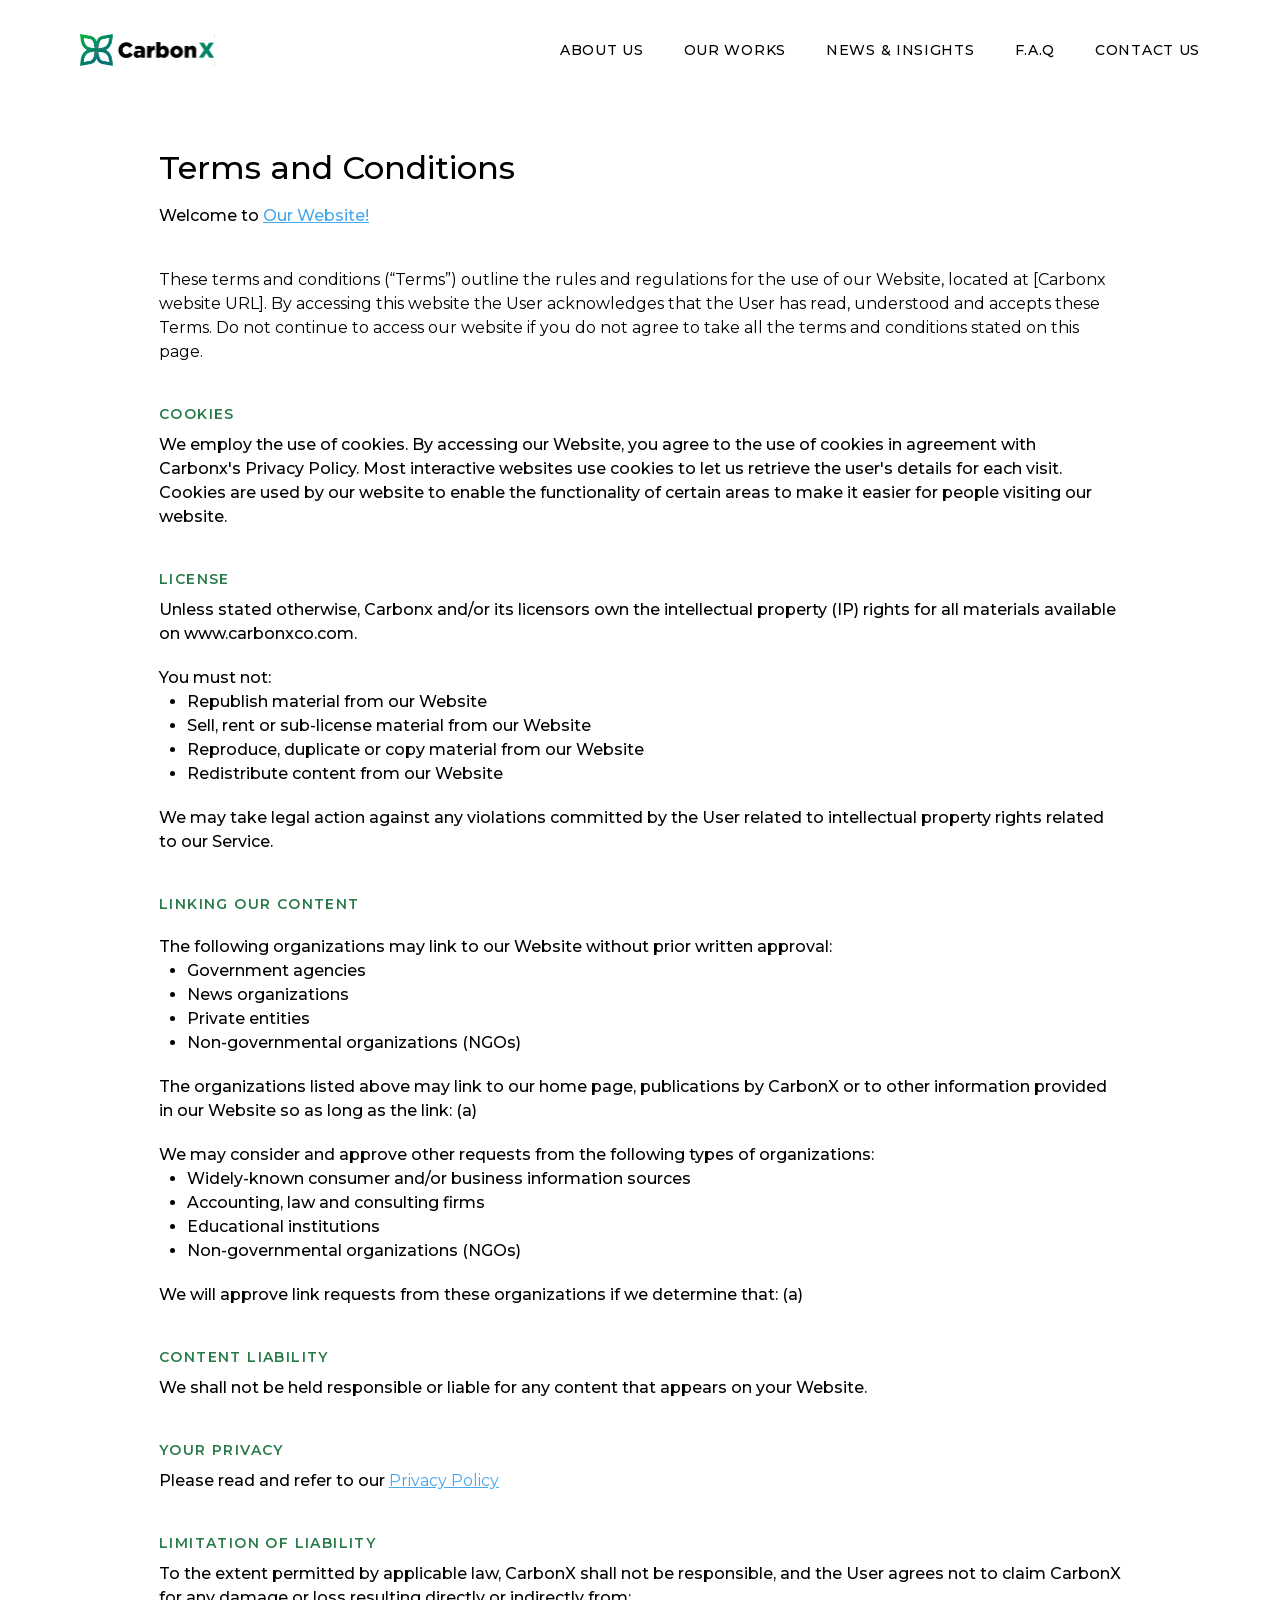
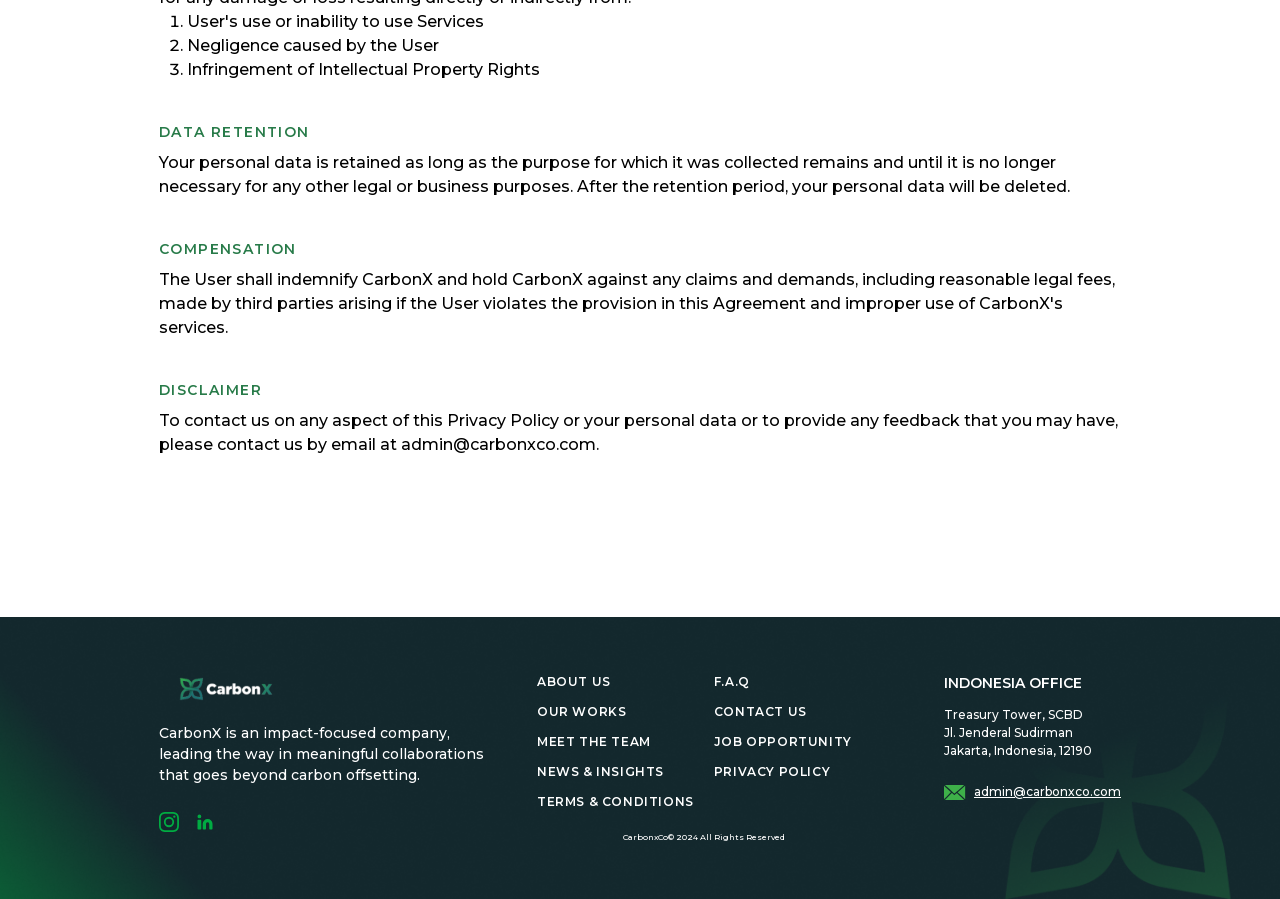
<file: tc/index.html>
<!DOCTYPE html><html lang="en"><head><meta charSet="utf-8"/><meta name="viewport" content="width=device-width, initial-scale=1"/><link rel="stylesheet" href="/_next/static/css/3b4567dc17a296d3.css" crossorigin="" data-precedence="next"/><link rel="preload" as="script" fetchPriority="low" href="/_next/static/chunks/webpack-f6d367a908612e36.js" crossorigin=""/><script src="/_next/static/chunks/fd9d1056-3267ae85bcfda482.js" async="" crossorigin=""></script><script src="/_next/static/chunks/938-5064a08069773ac5.js" async="" crossorigin=""></script><script src="/_next/static/chunks/main-app-4e748a0f97928636.js" async="" crossorigin=""></script><script src="/_next/static/chunks/250-7f24effe9f352000.js" async=""></script><script src="/_next/static/chunks/app/tc/page-a3fd7acec06b40db.js" async=""></script><script src="/_next/static/chunks/644-b5a2b31b8eecede8.js" async=""></script><script src="/_next/static/chunks/app/layout-532a8e9da59ddb2e.js" async=""></script><script src="/_next/static/chunks/503-990276ae78938b6c.js" async=""></script><script src="/_next/static/chunks/app/page-59a50ef7922b0fa5.js" async=""></script><title>Carbonxco</title><meta name="description" content="Join CarbonX in empowering communities through quality carbon projects by leveraging climate technology solutions, for a more sustainable future."/><meta property="og:title" content="Carbonxco"/><meta property="og:description" content="Join CarbonX in empowering communities through quality carbon projects by leveraging climate technology solutions, for a more sustainable future."/><meta property="og:url" content="https://www.carbonxco.com/"/><meta property="og:image" content="https://www.carbonxco.com/carbonxco-og.jpg"/><meta property="og:image:width" content="1200"/><meta property="og:image:height" content="630"/><meta property="og:image:alt" content="Carbonxco open graph image"/><meta property="og:type" content="website"/><meta name="twitter:card" content="summary_large_image"/><meta name="twitter:title" content="Carbonxco"/><meta name="twitter:description" content="Join CarbonX in empowering communities through quality carbon projects by leveraging climate technology solutions, for a more sustainable future."/><meta name="twitter:image" content="https://www.carbonxco.com/carbonxco-og.jpg"/><meta name="twitter:image:width" content="1200"/><meta name="twitter:image:height" content="630"/><meta name="twitter:image:alt" content="Carbonxco open graph image"/><link rel="icon" href="/favicon.ico" type="image/x-icon" sizes="32x32"/><meta name="google-site-verification" content="V4-jqIYjS8SUgmCC_to9shf6Xzgp_-9ayVk7YSzKS-E"/><script src="/_next/static/chunks/polyfills-c67a75d1b6f99dc8.js" crossorigin="" noModule=""></script></head><body class="__className_069ab3 antialiased"><style>#nprogress{pointer-events:none}#nprogress .bar{background:#29d;position:fixed;z-index:1600;top: 0;left:0;width:100%;height:3px}#nprogress .peg{display:block;position:absolute;right:0;width:100px;height:100%;box-shadow:0 0 10px #29d,0 0 5px #29d;opacity:1;-webkit-transform:rotate(3deg) translate(0px,-4px);-ms-transform:rotate(3deg) translate(0px,-4px);transform:rotate(3deg) translate(0px,-4px)}#nprogress .spinner{display:block;position:fixed;z-index:1600;top: 15px;right:15px}#nprogress .spinner-icon{width:18px;height:18px;box-sizing:border-box;border:2px solid transparent;border-top-color:#29d;border-left-color:#29d;border-radius:50%;-webkit-animation:nprogress-spinner 400ms linear infinite;animation:nprogress-spinner 400ms linear infinite}.nprogress-custom-parent{overflow:hidden;position:relative}.nprogress-custom-parent #nprogress .bar,.nprogress-custom-parent #nprogress .spinner{position:absolute}@-webkit-keyframes nprogress-spinner{0%{-webkit-transform:rotate(0deg)}100%{-webkit-transform:rotate(360deg)}}@keyframes nprogress-spinner{0%{transform:rotate(0deg)}100%{transform:rotate(360deg)}}</style><div class="bg-white flex justify-between items-center h-[80px] p-3 md:p-5 md:pt-10 md:px-20"><a href="/"><img alt="carbonxco" loading="lazy" width="135" height="32" decoding="async" data-nimg="1" style="color:transparent" src="/assets/carbonxco-logo.svg"/></a><nav><div class="hidden lg:flex gap-10 items-center"><a class="tracking-wider text-[14px] font-medium text-center hover:text-[#00B040]" href="/about/">ABOUT US</a><a class="tracking-wider text-[14px] font-medium text-center hover:text-[#00B040]" href="/works/">OUR WORKS</a><a class="tracking-wider text-[14px] font-medium text-center hover:text-[#00B040]" href="/news/">NEWS &amp; INSIGHTS</a><a class="tracking-wider text-[14px] font-medium text-center hover:text-[#00B040]" href="/faq/">F.A.Q</a><a class="tracking-wider text-[14px] font-medium text-center hover:text-[#00B040]" href="/contact-us/">CONTACT US</a></div><div class="block lg:hidden"><button><img alt="menu" loading="lazy" width="40" height="40" decoding="async" data-nimg="1" style="color:transparent" src="/assets/menu-icon.svg"/></button></div></nav></div><div class="px-4 lg:px-[120px] xl:px-[159px] py-5 pb-20 lg:pt-16 lg:pb-40"><h1 class="text-[20px] lg:text-[32px] font-medium">Terms and Conditions</h1><p class="text-base text-black mt-3 font-medium">Welcome to<!-- --> <a class="text-[#46A7ED] underline" href="/">Our Website!</a></p><p class="mt-10 font-normal text-base text-black">These terms and conditions (“Terms”) outline the rules and regulations for the use of our Website, located at [Carbonx website URL]. By accessing this website the User acknowledges that the User has read, understood and accepts these Terms. Do not continue to access our website if you do not agree to take all the terms and conditions stated on this page.</p><p class="text-[#287B49] font-semibold text-[14px] mb-2 mt-10 tracking-widest">COOKIES</p><p class="font-medium text-base text-black">We employ the use of cookies. By accessing our Website, you agree to the use of cookies in agreement with Carbonx&#x27;s Privacy Policy. Most interactive websites use cookies to let us retrieve the user&#x27;s details for each visit. Cookies are used by our website to enable the functionality of certain areas to make it easier for people visiting our website.</p><p class="text-[#287B49] font-semibold text-[14px] mb-2 mt-10 tracking-widest">LICENSE</p><p class="font-medium text-base text-black">Unless stated otherwise, Carbonx and/or its licensors own the intellectual property (IP) rights for all materials available on www.carbonxco.com.</p><p class="font-medium text-base text-black mt-5">You must not:</p><ul class="list-disc pl-7"><li class="font-medium text-base text-black">Republish material from our Website</li><li class="font-medium text-base text-black">Sell, rent or sub-license material from our Website</li><li class="font-medium text-base text-black">Reproduce, duplicate or copy material from our Website</li><li class="font-medium text-base text-black">Redistribute content from our Website</li></ul><p class="font-medium text-base text-black mt-5">We may take legal action against any violations committed by the User related to intellectual property rights related to our Service.</p><p class="text-[#287B49] font-semibold text-[14px] mb-2 mt-10 tracking-widest">LINKING OUR CONTENT</p><p class="font-medium text-base text-black mt-5">The following organizations may link to our Website without prior written approval:</p><ul class="list-disc pl-7"><li class="font-medium text-base text-black">Government agencies</li><li class="font-medium text-base text-black">News organizations</li><li class="font-medium text-base text-black">Private entities</li><li class="font-medium text-base text-black">Non-governmental organizations (NGOs)</li></ul><p class="font-medium text-base text-black mt-5">The organizations listed above may link to our home page, publications by CarbonX or to other information provided in our Website so as long as the link: (a)</p><p class="font-medium text-base text-black mt-5">We may consider and approve other requests from the following types of organizations:</p><ul class="list-disc pl-7"><li class="font-medium text-base text-black">Widely-known consumer and/or business information sources</li><li class="font-medium text-base text-black">Accounting, law and consulting firms</li><li class="font-medium text-base text-black">Educational institutions</li><li class="font-medium text-base text-black">Non-governmental organizations (NGOs)</li></ul><p class="font-medium text-base text-black mt-5">We will approve link requests from these organizations if we determine that: (a)</p><p class="text-[#287B49] font-semibold text-[14px] mb-2 mt-10 tracking-widest">CONTENT LIABILITY</p><p class="font-medium text-base text-black">We shall not be held responsible or liable for any content that appears on your Website.</p><p class="text-[#287B49] font-semibold text-[14px] mb-2 mt-10 tracking-widest">YOUR PRIVACY</p><p class="font-medium text-base text-black">Please read and refer to our<!-- --> <a class="text-[#46A7ED] font-normal underline" href="/pp/">Privacy Policy</a></p><p class="text-[#287B49] font-semibold text-[14px] mb-2 mt-10 tracking-widest">LIMITATION OF LIABILITY</p><p class="font-medium text-base text-black">To the extent permitted by applicable law, CarbonX shall not be responsible, and the User agrees not to claim CarbonX for any damage or loss resulting directly or indirectly from:</p><ol class="list-decimal pl-7"><li class="font-medium text-base text-black">User&#x27;s use or inability to use Services</li><li class="font-medium text-base text-black">Negligence caused by the User</li><li class="font-medium text-base text-black">Infringement of Intellectual Property Rights</li></ol><p class="text-[#287B49] font-semibold text-[14px] mb-2 mt-10 tracking-widest">DATA RETENTION</p><p class="font-medium text-base text-black">Your personal data is retained as long as the purpose for which it was collected remains and until it is no longer necessary for any other legal or business purposes. After the retention period, your personal data will be deleted.</p><p class="text-[#287B49] font-semibold text-[14px] mb-2 mt-10 tracking-widest">COMPENSATION</p><p class="font-medium text-base text-black">The User shall indemnify CarbonX and hold CarbonX against any claims and demands, including reasonable legal fees, made by third parties arising if the User violates the provision in this Agreement and improper use of CarbonX&#x27;s services.</p><p class="text-[#287B49] font-semibold text-[14px] mb-2 mt-10 tracking-widest">DISCLAIMER</p><p class="font-medium text-base text-black">To contact us on any aspect of this Privacy Policy or your personal data or to provide any feedback that you may have, please contact us by email at admin@carbonxco.com.</p></div><div class="px-4 lg:px-[120px] xl:px-[159px] bg-[#13282D] md:bg-transparent py-5 md:py-14 relative"><footer><div class="hidden relative z-20 md:flex justify-between items-start flex-col md:flex-row gap-x-2"><div class="flex justify-between items-start gap-12 flex-col md:flex-row"><div><a href="/"><div class="w-[135px] h-[32px] relative"><img alt="carbonxco" loading="lazy" decoding="async" data-nimg="fill" class="object-contain" style="position:absolute;height:100%;width:100%;left:0;top:0;right:0;bottom:0;color:transparent" src="/assets/footer-logo.png"/></div></a><p class="mt-[18px] mb-[26px] max-w-[330px] font-medium text-white text-[14px]">CarbonX is an impact-focused company, leading the way in meaningful collaborations that goes beyond carbon offsetting.</p><div class="hidden lg:flex flex-row justify-start gap-4"><a target="_blank" href="https://www.instagram.com/carbonx.id/"><svg xmlns="http://www.w3.org/2000/svg" class="hover:stroke-[#8ACE94] hover:fill-[#8ACE94]" width="20" height="20" fill="none"><path fill="#00AC42" d="M10 0C7.282 0 6.943.013 5.879.058 4.81.111 4.088.276 3.45.524c-.657.257-1.217.6-1.77 1.156A4.849 4.849 0 0 0 .524 3.45C.276 4.088.11 4.81.058 5.88.01 6.943 0 7.282 0 10c0 2.719.013 3.057.058 4.121.053 1.065.218 1.791.466 2.429.257.657.6 1.217 1.156 1.77a4.848 4.848 0 0 0 1.77 1.156c.638.245 1.364.413 2.429.466C6.943 19.99 7.282 20 10 20c2.719 0 3.057-.013 4.121-.058 1.065-.053 1.791-.222 2.429-.466a4.905 4.905 0 0 0 1.77-1.156 4.823 4.823 0 0 0 1.156-1.77c.245-.638.413-1.364.466-2.429C19.99 13.057 20 12.72 20 10c0-2.718-.013-3.057-.058-4.121-.053-1.065-.222-1.795-.466-2.429a4.905 4.905 0 0 0-1.156-1.77A4.823 4.823 0 0 0 16.55.524C15.912.276 15.186.11 14.12.058 13.057.01 12.72 0 10 0Zm0 1.8c2.67 0 2.989.013 4.044.058.973.046 1.503.209 1.855.346.47.182.798.397 1.153.748.348.348.563.68.745 1.15.137.352.3.882.345 1.855.045 1.055.058 1.375.058 4.044 0 2.669-.013 2.988-.061 4.043-.053.973-.215 1.504-.352 1.855-.19.47-.401.798-.75 1.153a3.155 3.155 0 0 1-1.152.745c-.348.138-.886.3-1.863.346-1.06.045-1.373.058-4.05.058-2.676 0-2.988-.013-4.05-.062-.973-.052-1.51-.215-1.862-.352-.475-.19-.8-.4-1.15-.75a3.004 3.004 0 0 1-.748-1.152c-.14-.347-.3-.885-.352-1.862-.035-1.048-.052-1.373-.052-4.037 0-2.663.017-2.989.052-4.05.052-.977.212-1.514.352-1.862.173-.476.397-.801.748-1.153a2.983 2.983 0 0 1 1.15-.75c.352-.136.876-.299 1.853-.348 1.06-.038 1.373-.052 4.046-.052l.041.03Zm0 3.067a5.132 5.132 0 0 0-5.134 5.134A5.132 5.132 0 0 0 10 15.135a5.132 5.132 0 0 0 5.134-5.134A5.132 5.132 0 0 0 10 4.867Zm0 8.468A3.331 3.331 0 0 1 6.666 10 3.331 3.331 0 0 1 10 6.668 3.331 3.331 0 0 1 13.334 10 3.331 3.331 0 0 1 10 13.335Zm6.54-8.673a1.202 1.202 0 0 1-2.402 0 1.202 1.202 0 0 1 2.403 0Z"></path></svg></a><a target="_blank" href="https://www.linkedin.com/company/carbonx-investments/"><svg xmlns="http://www.w3.org/2000/svg" class="hover:stroke-[#8ACE94] hover:fill-[#8ACE94]" width="20" height="20" fill="none"><path fill="#00AC42" d="M12.625 7a4.858 4.858 0 0 0-4.875 4.85v4.9a.75.75 0 0 0 .75.75h1.75a.75.75 0 0 0 .75-.75v-4.9a1.618 1.618 0 0 1 1.791-1.608 1.667 1.667 0 0 1 1.459 1.666v4.842a.75.75 0 0 0 .75.75h1.75a.75.75 0 0 0 .75-.75v-4.9A4.858 4.858 0 0 0 12.625 7ZM5.5 7.75H3.25a.75.75 0 0 0-.75.75v8.25c0 .414.336.75.75.75H5.5a.75.75 0 0 0 .75-.75V8.5a.75.75 0 0 0-.75-.75ZM4.375 6.25a1.875 1.875 0 1 0 0-3.75 1.875 1.875 0 0 0 0 3.75Z"></path></svg></a></div><p class="block lg:hidden font-medium text-white text-[8px]">CarbonxCo© 2024 All Rights Reserved</p></div><div class="flex justify-start items-start lg:justify-center flex-col lg:items-center"><div class="grid grid-cols-2 gap-y-3 gap-x-5"><a class="tracking-wider text-[12px] text-white text-start font-semibold hover:text-[#00B040]" href="/about/">ABOUT US</a><a class="tracking-wider text-[12px] text-white text-start font-semibold hover:text-[#00B040]" href="/faq/">F.A.Q</a><a class="tracking-wider text-[12px] text-white text-start font-semibold hover:text-[#00B040]" href="/works/">OUR WORKS</a><a class="tracking-wider text-[12px] text-white text-start font-semibold hover:text-[#00B040]" href="/contact-us/">CONTACT US</a><a class="tracking-wider text-[12px] text-white text-start font-semibold hover:text-[#00B040]" href="/teams/">MEET THE TEAM</a><a class="tracking-wider text-[12px] text-white text-start font-semibold hover:text-[#00B040]" href="/career/">JOB OPPORTUNITY</a><a class="tracking-wider text-[12px] text-white text-start font-semibold hover:text-[#00B040]" href="/news/">NEWS &amp; INSIGHTS</a><a class="tracking-wider text-[12px] text-white text-start font-semibold hover:text-[#00B040]" href="/pp/">PRIVACY POLICY</a><a class="tracking-wider text-[12px] text-white text-start font-semibold hover:text-[#00B040]" href="/tc/">TERMS &amp; CONDITIONS</a></div><p class="hidden lg:block font-medium text-white text-[8px] mt-5">CarbonxCo© 2024 All Rights Reserved</p></div></div><div class="mt-10 md:mt-0"><p class="font-semibold text-white text-[14px]">INDONESIA OFFICE</p><p class="mt-3 mb-6 font-medium text-white text-[12px]">Treasury Tower, SCBD<br/>Jl. Jenderal Sudirman<br/>Jakarta, Indonesia, 12190</p><a href="mailto:admin@carbonxco.com" class="flex flex-row flex-nowrap items-center gap-2"><svg xmlns="http://www.w3.org/2000/svg" width="22" height="15" fill="none"><path fill="#3EB049" d="M20.232 0H.903l.857.778c.856.778 1.711 1.557 2.568 2.334a7001.57 7001.57 0 0 0 5.264 4.771c.236.214.475.423.709.639.061.056.098.059.163.002.782-.687 1.567-1.372 2.353-2.056 1.075-.936 2.152-1.87 3.228-2.806l1.996-1.74L20.12.103c.034-.029.064-.06.111-.104Z"></path><path fill="#3EB049" d="M.852 15h19.397c-.18-.21-.386-.37-.576-.545-.675-.626-1.354-1.248-2.033-1.871l-2.811-2.58c-.606-.555-1.214-1.109-1.818-1.666-.24-.221-.237-.224-.48-.012l-1.972 1.717c-.199.172-.198.17-.395-.009-.705-.641-1.413-1.28-2.115-1.927-.097-.089-.147-.08-.237.009-2.285 2.26-4.573 4.519-6.86 6.777-.03.03-.059.061-.1.107ZM21.16 14.168V.813c-.226.194-.431.369-.635.546l-4.467 3.889c-.756.659-1.512 1.319-2.27 1.976-.08.07-.089.113-.005.19.795.724 1.585 1.452 2.377 2.179a6623.601 6623.601 0 0 1 4.772 4.384c.068.062.14.118.228.192ZM0 .826V14.13c.155-.109.265-.242.386-.362 1.277-1.26 2.55-2.524 3.826-3.786.894-.883 1.786-1.768 2.686-2.645.12-.118.103-.175-.012-.278-.864-.778-1.722-1.562-2.583-2.343-.938-.85-1.876-1.701-2.816-2.55C1 1.725.511 1.286 0 .826Z"></path></svg><span class="font-medium text-xs text-white underline">admin@carbonxco.com</span></a><div class="flex lg:hidden flex-row justify-start gap-4 mt-5"><a target="_blank" href="https://www.instagram.com/carbonx.id/"><svg xmlns="http://www.w3.org/2000/svg" class="hover:stroke-[#8ACE94] hover:fill-[#8ACE94]" width="20" height="20" fill="none"><path fill="#00AC42" d="M10 0C7.282 0 6.943.013 5.879.058 4.81.111 4.088.276 3.45.524c-.657.257-1.217.6-1.77 1.156A4.849 4.849 0 0 0 .524 3.45C.276 4.088.11 4.81.058 5.88.01 6.943 0 7.282 0 10c0 2.719.013 3.057.058 4.121.053 1.065.218 1.791.466 2.429.257.657.6 1.217 1.156 1.77a4.848 4.848 0 0 0 1.77 1.156c.638.245 1.364.413 2.429.466C6.943 19.99 7.282 20 10 20c2.719 0 3.057-.013 4.121-.058 1.065-.053 1.791-.222 2.429-.466a4.905 4.905 0 0 0 1.77-1.156 4.823 4.823 0 0 0 1.156-1.77c.245-.638.413-1.364.466-2.429C19.99 13.057 20 12.72 20 10c0-2.718-.013-3.057-.058-4.121-.053-1.065-.222-1.795-.466-2.429a4.905 4.905 0 0 0-1.156-1.77A4.823 4.823 0 0 0 16.55.524C15.912.276 15.186.11 14.12.058 13.057.01 12.72 0 10 0Zm0 1.8c2.67 0 2.989.013 4.044.058.973.046 1.503.209 1.855.346.47.182.798.397 1.153.748.348.348.563.68.745 1.15.137.352.3.882.345 1.855.045 1.055.058 1.375.058 4.044 0 2.669-.013 2.988-.061 4.043-.053.973-.215 1.504-.352 1.855-.19.47-.401.798-.75 1.153a3.155 3.155 0 0 1-1.152.745c-.348.138-.886.3-1.863.346-1.06.045-1.373.058-4.05.058-2.676 0-2.988-.013-4.05-.062-.973-.052-1.51-.215-1.862-.352-.475-.19-.8-.4-1.15-.75a3.004 3.004 0 0 1-.748-1.152c-.14-.347-.3-.885-.352-1.862-.035-1.048-.052-1.373-.052-4.037 0-2.663.017-2.989.052-4.05.052-.977.212-1.514.352-1.862.173-.476.397-.801.748-1.153a2.983 2.983 0 0 1 1.15-.75c.352-.136.876-.299 1.853-.348 1.06-.038 1.373-.052 4.046-.052l.041.03Zm0 3.067a5.132 5.132 0 0 0-5.134 5.134A5.132 5.132 0 0 0 10 15.135a5.132 5.132 0 0 0 5.134-5.134A5.132 5.132 0 0 0 10 4.867Zm0 8.468A3.331 3.331 0 0 1 6.666 10 3.331 3.331 0 0 1 10 6.668 3.331 3.331 0 0 1 13.334 10 3.331 3.331 0 0 1 10 13.335Zm6.54-8.673a1.202 1.202 0 0 1-2.402 0 1.202 1.202 0 0 1 2.403 0Z"></path></svg></a><a target="_blank" href="https://www.linkedin.com/company/carbonx-investments/"><svg xmlns="http://www.w3.org/2000/svg" class="hover:stroke-[#8ACE94] hover:fill-[#8ACE94]" width="20" height="20" fill="none"><path fill="#00AC42" d="M12.625 7a4.858 4.858 0 0 0-4.875 4.85v4.9a.75.75 0 0 0 .75.75h1.75a.75.75 0 0 0 .75-.75v-4.9a1.618 1.618 0 0 1 1.791-1.608 1.667 1.667 0 0 1 1.459 1.666v4.842a.75.75 0 0 0 .75.75h1.75a.75.75 0 0 0 .75-.75v-4.9A4.858 4.858 0 0 0 12.625 7ZM5.5 7.75H3.25a.75.75 0 0 0-.75.75v8.25c0 .414.336.75.75.75H5.5a.75.75 0 0 0 .75-.75V8.5a.75.75 0 0 0-.75-.75ZM4.375 6.25a1.875 1.875 0 1 0 0-3.75 1.875 1.875 0 0 0 0 3.75Z"></path></svg></a></div></div></div><div class="flex md:hidden relative z-20 flex-col"><div class="flex justify-start items-start lg:justify-center flex-col lg:items-center"><div class="grid grid-cols-2 gap-y-3 gap-x-5"><a class="tracking-wider text-[12px] text-white text-start font-semibold hover:text-[#00B040]" href="/about/">ABOUT US</a><a class="tracking-wider text-[12px] text-white text-start font-semibold hover:text-[#00B040]" href="/faq/">F.A.Q</a><a class="tracking-wider text-[12px] text-white text-start font-semibold hover:text-[#00B040]" href="/works/">OUR WORKS</a><a class="tracking-wider text-[12px] text-white text-start font-semibold hover:text-[#00B040]" href="/contact-us/">CONTACT US</a><a class="tracking-wider text-[12px] text-white text-start font-semibold hover:text-[#00B040]" href="/teams/">MEET THE TEAM</a><a class="tracking-wider text-[12px] text-white text-start font-semibold hover:text-[#00B040]" href="/career/">JOB OPPORTUNITY</a><a class="tracking-wider text-[12px] text-white text-start font-semibold hover:text-[#00B040]" href="/news/">NEWS &amp; INSIGHTS</a><a class="tracking-wider text-[12px] text-white text-start font-semibold hover:text-[#00B040]" href="/pp/">PRIVACY POLICY</a><a class="tracking-wider text-[12px] text-white text-start font-semibold hover:text-[#00B040]" href="/tc/">TERMS &amp; CONDITIONS</a></div><p class="hidden lg:block font-medium text-white text-[8px] mt-5">CarbonxCo© 2024 All Rights Reserved</p></div><div class="mt-10 md:mt-0"><p class="font-semibold text-white text-[14px]">INDONESIA OFFICE</p><p class="mt-3 mb-6 font-medium text-white text-[12px]">Treasury Tower, SCBD<br/>Jl. Jenderal Sudirman<br/>Jakarta, Indonesia, 12190</p><a href="mailto:admin@carbonxco.com" class="flex flex-row flex-nowrap items-center gap-2"><svg xmlns="http://www.w3.org/2000/svg" width="22" height="15" fill="none"><path fill="#3EB049" d="M20.232 0H.903l.857.778c.856.778 1.711 1.557 2.568 2.334a7001.57 7001.57 0 0 0 5.264 4.771c.236.214.475.423.709.639.061.056.098.059.163.002.782-.687 1.567-1.372 2.353-2.056 1.075-.936 2.152-1.87 3.228-2.806l1.996-1.74L20.12.103c.034-.029.064-.06.111-.104Z"></path><path fill="#3EB049" d="M.852 15h19.397c-.18-.21-.386-.37-.576-.545-.675-.626-1.354-1.248-2.033-1.871l-2.811-2.58c-.606-.555-1.214-1.109-1.818-1.666-.24-.221-.237-.224-.48-.012l-1.972 1.717c-.199.172-.198.17-.395-.009-.705-.641-1.413-1.28-2.115-1.927-.097-.089-.147-.08-.237.009-2.285 2.26-4.573 4.519-6.86 6.777-.03.03-.059.061-.1.107ZM21.16 14.168V.813c-.226.194-.431.369-.635.546l-4.467 3.889c-.756.659-1.512 1.319-2.27 1.976-.08.07-.089.113-.005.19.795.724 1.585 1.452 2.377 2.179a6623.601 6623.601 0 0 1 4.772 4.384c.068.062.14.118.228.192ZM0 .826V14.13c.155-.109.265-.242.386-.362 1.277-1.26 2.55-2.524 3.826-3.786.894-.883 1.786-1.768 2.686-2.645.12-.118.103-.175-.012-.278-.864-.778-1.722-1.562-2.583-2.343-.938-.85-1.876-1.701-2.816-2.55C1 1.725.511 1.286 0 .826Z"></path></svg><span class="font-medium text-xs text-white underline">admin@carbonxco.com</span></a><div class="flex lg:hidden flex-row justify-start gap-4 mt-5"><a target="_blank" href="https://www.instagram.com/carbonx.id/"><svg xmlns="http://www.w3.org/2000/svg" class="hover:stroke-[#8ACE94] hover:fill-[#8ACE94]" width="20" height="20" fill="none"><path fill="#00AC42" d="M10 0C7.282 0 6.943.013 5.879.058 4.81.111 4.088.276 3.45.524c-.657.257-1.217.6-1.77 1.156A4.849 4.849 0 0 0 .524 3.45C.276 4.088.11 4.81.058 5.88.01 6.943 0 7.282 0 10c0 2.719.013 3.057.058 4.121.053 1.065.218 1.791.466 2.429.257.657.6 1.217 1.156 1.77a4.848 4.848 0 0 0 1.77 1.156c.638.245 1.364.413 2.429.466C6.943 19.99 7.282 20 10 20c2.719 0 3.057-.013 4.121-.058 1.065-.053 1.791-.222 2.429-.466a4.905 4.905 0 0 0 1.77-1.156 4.823 4.823 0 0 0 1.156-1.77c.245-.638.413-1.364.466-2.429C19.99 13.057 20 12.72 20 10c0-2.718-.013-3.057-.058-4.121-.053-1.065-.222-1.795-.466-2.429a4.905 4.905 0 0 0-1.156-1.77A4.823 4.823 0 0 0 16.55.524C15.912.276 15.186.11 14.12.058 13.057.01 12.72 0 10 0Zm0 1.8c2.67 0 2.989.013 4.044.058.973.046 1.503.209 1.855.346.47.182.798.397 1.153.748.348.348.563.68.745 1.15.137.352.3.882.345 1.855.045 1.055.058 1.375.058 4.044 0 2.669-.013 2.988-.061 4.043-.053.973-.215 1.504-.352 1.855-.19.47-.401.798-.75 1.153a3.155 3.155 0 0 1-1.152.745c-.348.138-.886.3-1.863.346-1.06.045-1.373.058-4.05.058-2.676 0-2.988-.013-4.05-.062-.973-.052-1.51-.215-1.862-.352-.475-.19-.8-.4-1.15-.75a3.004 3.004 0 0 1-.748-1.152c-.14-.347-.3-.885-.352-1.862-.035-1.048-.052-1.373-.052-4.037 0-2.663.017-2.989.052-4.05.052-.977.212-1.514.352-1.862.173-.476.397-.801.748-1.153a2.983 2.983 0 0 1 1.15-.75c.352-.136.876-.299 1.853-.348 1.06-.038 1.373-.052 4.046-.052l.041.03Zm0 3.067a5.132 5.132 0 0 0-5.134 5.134A5.132 5.132 0 0 0 10 15.135a5.132 5.132 0 0 0 5.134-5.134A5.132 5.132 0 0 0 10 4.867Zm0 8.468A3.331 3.331 0 0 1 6.666 10 3.331 3.331 0 0 1 10 6.668 3.331 3.331 0 0 1 13.334 10 3.331 3.331 0 0 1 10 13.335Zm6.54-8.673a1.202 1.202 0 0 1-2.402 0 1.202 1.202 0 0 1 2.403 0Z"></path></svg></a><a target="_blank" href="https://www.linkedin.com/company/carbonx-investments/"><svg xmlns="http://www.w3.org/2000/svg" class="hover:stroke-[#8ACE94] hover:fill-[#8ACE94]" width="20" height="20" fill="none"><path fill="#00AC42" d="M12.625 7a4.858 4.858 0 0 0-4.875 4.85v4.9a.75.75 0 0 0 .75.75h1.75a.75.75 0 0 0 .75-.75v-4.9a1.618 1.618 0 0 1 1.791-1.608 1.667 1.667 0 0 1 1.459 1.666v4.842a.75.75 0 0 0 .75.75h1.75a.75.75 0 0 0 .75-.75v-4.9A4.858 4.858 0 0 0 12.625 7ZM5.5 7.75H3.25a.75.75 0 0 0-.75.75v8.25c0 .414.336.75.75.75H5.5a.75.75 0 0 0 .75-.75V8.5a.75.75 0 0 0-.75-.75ZM4.375 6.25a1.875 1.875 0 1 0 0-3.75 1.875 1.875 0 0 0 0 3.75Z"></path></svg></a></div></div><div class="mt-10"><div><a href="/"><div class="w-[135px] h-[32px] relative"><img alt="carbonxco" loading="lazy" decoding="async" data-nimg="fill" class="object-contain" style="position:absolute;height:100%;width:100%;left:0;top:0;right:0;bottom:0;color:transparent" src="/assets/footer-logo.png"/></div></a><p class="mt-[18px] mb-[26px] max-w-[330px] font-medium text-white text-[14px]">CarbonX is an impact-focused company, leading the way in meaningful collaborations that goes beyond carbon offsetting.</p><div class="hidden lg:flex flex-row justify-start gap-4"><a target="_blank" href="https://www.instagram.com/carbonx.id/"><svg xmlns="http://www.w3.org/2000/svg" class="hover:stroke-[#8ACE94] hover:fill-[#8ACE94]" width="20" height="20" fill="none"><path fill="#00AC42" d="M10 0C7.282 0 6.943.013 5.879.058 4.81.111 4.088.276 3.45.524c-.657.257-1.217.6-1.77 1.156A4.849 4.849 0 0 0 .524 3.45C.276 4.088.11 4.81.058 5.88.01 6.943 0 7.282 0 10c0 2.719.013 3.057.058 4.121.053 1.065.218 1.791.466 2.429.257.657.6 1.217 1.156 1.77a4.848 4.848 0 0 0 1.77 1.156c.638.245 1.364.413 2.429.466C6.943 19.99 7.282 20 10 20c2.719 0 3.057-.013 4.121-.058 1.065-.053 1.791-.222 2.429-.466a4.905 4.905 0 0 0 1.77-1.156 4.823 4.823 0 0 0 1.156-1.77c.245-.638.413-1.364.466-2.429C19.99 13.057 20 12.72 20 10c0-2.718-.013-3.057-.058-4.121-.053-1.065-.222-1.795-.466-2.429a4.905 4.905 0 0 0-1.156-1.77A4.823 4.823 0 0 0 16.55.524C15.912.276 15.186.11 14.12.058 13.057.01 12.72 0 10 0Zm0 1.8c2.67 0 2.989.013 4.044.058.973.046 1.503.209 1.855.346.47.182.798.397 1.153.748.348.348.563.68.745 1.15.137.352.3.882.345 1.855.045 1.055.058 1.375.058 4.044 0 2.669-.013 2.988-.061 4.043-.053.973-.215 1.504-.352 1.855-.19.47-.401.798-.75 1.153a3.155 3.155 0 0 1-1.152.745c-.348.138-.886.3-1.863.346-1.06.045-1.373.058-4.05.058-2.676 0-2.988-.013-4.05-.062-.973-.052-1.51-.215-1.862-.352-.475-.19-.8-.4-1.15-.75a3.004 3.004 0 0 1-.748-1.152c-.14-.347-.3-.885-.352-1.862-.035-1.048-.052-1.373-.052-4.037 0-2.663.017-2.989.052-4.05.052-.977.212-1.514.352-1.862.173-.476.397-.801.748-1.153a2.983 2.983 0 0 1 1.15-.75c.352-.136.876-.299 1.853-.348 1.06-.038 1.373-.052 4.046-.052l.041.03Zm0 3.067a5.132 5.132 0 0 0-5.134 5.134A5.132 5.132 0 0 0 10 15.135a5.132 5.132 0 0 0 5.134-5.134A5.132 5.132 0 0 0 10 4.867Zm0 8.468A3.331 3.331 0 0 1 6.666 10 3.331 3.331 0 0 1 10 6.668 3.331 3.331 0 0 1 13.334 10 3.331 3.331 0 0 1 10 13.335Zm6.54-8.673a1.202 1.202 0 0 1-2.402 0 1.202 1.202 0 0 1 2.403 0Z"></path></svg></a><a target="_blank" href="https://www.linkedin.com/company/carbonx-investments/"><svg xmlns="http://www.w3.org/2000/svg" class="hover:stroke-[#8ACE94] hover:fill-[#8ACE94]" width="20" height="20" fill="none"><path fill="#00AC42" d="M12.625 7a4.858 4.858 0 0 0-4.875 4.85v4.9a.75.75 0 0 0 .75.75h1.75a.75.75 0 0 0 .75-.75v-4.9a1.618 1.618 0 0 1 1.791-1.608 1.667 1.667 0 0 1 1.459 1.666v4.842a.75.75 0 0 0 .75.75h1.75a.75.75 0 0 0 .75-.75v-4.9A4.858 4.858 0 0 0 12.625 7ZM5.5 7.75H3.25a.75.75 0 0 0-.75.75v8.25c0 .414.336.75.75.75H5.5a.75.75 0 0 0 .75-.75V8.5a.75.75 0 0 0-.75-.75ZM4.375 6.25a1.875 1.875 0 1 0 0-3.75 1.875 1.875 0 0 0 0 3.75Z"></path></svg></a></div><p class="block lg:hidden font-medium text-white text-[8px]">CarbonxCo© 2024 All Rights Reserved</p></div></div></div><img alt="carbonx footer" loading="lazy" decoding="async" data-nimg="fill" class="z-10 hidden md:block absolute top-0 left-0 object-cover" style="position:absolute;height:100%;width:100%;left:0;top:0;right:0;bottom:0;color:transparent" src="/assets/footer-bg.png"/></footer></div><script src="/_next/static/chunks/webpack-f6d367a908612e36.js" crossorigin="" async=""></script><script>(self.__next_f=self.__next_f||[]).push([0]);self.__next_f.push([2,null])</script><script>self.__next_f.push([1,"1:HL[\"/_next/static/css/3b4567dc17a296d3.css\",\"style\",{\"crossOrigin\":\"\"}]\n0:\"$L2\"\n"])</script><script>self.__next_f.push([1,"3:I[7690,[],\"\"]\n5:I[5250,[\"250\",\"static/chunks/250-7f24effe9f352000.js\",\"569\",\"static/chunks/app/tc/page-a3fd7acec06b40db.js\"],\"\"]\n6:I[5613,[],\"\"]\n7:I[1778,[],\"\"]\n8:I[3955,[\"250\",\"static/chunks/250-7f24effe9f352000.js\",\"644\",\"static/chunks/644-b5a2b31b8eecede8.js\",\"185\",\"static/chunks/app/layout-532a8e9da59ddb2e.js\"],\"\"]\n9:I[1749,[\"250\",\"static/chunks/250-7f24effe9f352000.js\",\"644\",\"static/chunks/644-b5a2b31b8eecede8.js\",\"503\",\"static/chunks/503-990276ae78938b6c.js\",\"931\",\"static/chunks/app/page-59a50ef7922"])</script><script>self.__next_f.push([1,"b0fa5.js\"],\"Image\"]\na:I[9885,[\"250\",\"static/chunks/250-7f24effe9f352000.js\",\"644\",\"static/chunks/644-b5a2b31b8eecede8.js\",\"185\",\"static/chunks/app/layout-532a8e9da59ddb2e.js\"],\"Sidebar\"]\n5b:I[8955,[],\"\"]\nb:T69a,"])</script><script>self.__next_f.push([1,"M10 0C7.282 0 6.943.013 5.879.058 4.81.111 4.088.276 3.45.524c-.657.257-1.217.6-1.77 1.156A4.849 4.849 0 0 0 .524 3.45C.276 4.088.11 4.81.058 5.88.01 6.943 0 7.282 0 10c0 2.719.013 3.057.058 4.121.053 1.065.218 1.791.466 2.429.257.657.6 1.217 1.156 1.77a4.848 4.848 0 0 0 1.77 1.156c.638.245 1.364.413 2.429.466C6.943 19.99 7.282 20 10 20c2.719 0 3.057-.013 4.121-.058 1.065-.053 1.791-.222 2.429-.466a4.905 4.905 0 0 0 1.77-1.156 4.823 4.823 0 0 0 1.156-1.77c.245-.638.413-1.364.466-2.429C19.99 13.057 20 12.72 20 10c0-2.718-.013-3.057-.058-4.121-.053-1.065-.222-1.795-.466-2.429a4.905 4.905 0 0 0-1.156-1.77A4.823 4.823 0 0 0 16.55.524C15.912.276 15.186.11 14.12.058 13.057.01 12.72 0 10 0Zm0 1.8c2.67 0 2.989.013 4.044.058.973.046 1.503.209 1.855.346.47.182.798.397 1.153.748.348.348.563.68.745 1.15.137.352.3.882.345 1.855.045 1.055.058 1.375.058 4.044 0 2.669-.013 2.988-.061 4.043-.053.973-.215 1.504-.352 1.855-.19.47-.401.798-.75 1.153a3.155 3.155 0 0 1-1.152.745c-.348.138-.886.3-1.863.346-1.06.045-1.373.058-4.05.058-2.676 0-2.988-.013-4.05-.062-.973-.052-1.51-.215-1.862-.352-.475-.19-.8-.4-1.15-.75a3.004 3.004 0 0 1-.748-1.152c-.14-.347-.3-.885-.352-1.862-.035-1.048-.052-1.373-.052-4.037 0-2.663.017-2.989.052-4.05.052-.977.212-1.514.352-1.862.173-.476.397-.801.748-1.153a2.983 2.983 0 0 1 1.15-.75c.352-.136.876-.299 1.853-.348 1.06-.038 1.373-.052 4.046-.052l.041.03Zm0 3.067a5.132 5.132 0 0 0-5.134 5.134A5.132 5.132 0 0 0 10 15.135a5.132 5.132 0 0 0 5.134-5.134A5.132 5.132 0 0 0 10 4.867Zm0 8.468A3.331 3.331 0 0 1 6.666 10 3.331 3.331 0 0 1 10 6.668 3.331 3.331 0 0 1 13.334 10 3.331 3.331 0 0 1 10 13.335Zm6.54-8.673a1.202 1.202 0 0 1-2.402 0 1.202 1.202 0 0 1 2.403 0Z"])</script><script>self.__next_f.push([1,"c:T69a,"])</script><script>self.__next_f.push([1,"M10 0C7.282 0 6.943.013 5.879.058 4.81.111 4.088.276 3.45.524c-.657.257-1.217.6-1.77 1.156A4.849 4.849 0 0 0 .524 3.45C.276 4.088.11 4.81.058 5.88.01 6.943 0 7.282 0 10c0 2.719.013 3.057.058 4.121.053 1.065.218 1.791.466 2.429.257.657.6 1.217 1.156 1.77a4.848 4.848 0 0 0 1.77 1.156c.638.245 1.364.413 2.429.466C6.943 19.99 7.282 20 10 20c2.719 0 3.057-.013 4.121-.058 1.065-.053 1.791-.222 2.429-.466a4.905 4.905 0 0 0 1.77-1.156 4.823 4.823 0 0 0 1.156-1.77c.245-.638.413-1.364.466-2.429C19.99 13.057 20 12.72 20 10c0-2.718-.013-3.057-.058-4.121-.053-1.065-.222-1.795-.466-2.429a4.905 4.905 0 0 0-1.156-1.77A4.823 4.823 0 0 0 16.55.524C15.912.276 15.186.11 14.12.058 13.057.01 12.72 0 10 0Zm0 1.8c2.67 0 2.989.013 4.044.058.973.046 1.503.209 1.855.346.47.182.798.397 1.153.748.348.348.563.68.745 1.15.137.352.3.882.345 1.855.045 1.055.058 1.375.058 4.044 0 2.669-.013 2.988-.061 4.043-.053.973-.215 1.504-.352 1.855-.19.47-.401.798-.75 1.153a3.155 3.155 0 0 1-1.152.745c-.348.138-.886.3-1.863.346-1.06.045-1.373.058-4.05.058-2.676 0-2.988-.013-4.05-.062-.973-.052-1.51-.215-1.862-.352-.475-.19-.8-.4-1.15-.75a3.004 3.004 0 0 1-.748-1.152c-.14-.347-.3-.885-.352-1.862-.035-1.048-.052-1.373-.052-4.037 0-2.663.017-2.989.052-4.05.052-.977.212-1.514.352-1.862.173-.476.397-.801.748-1.153a2.983 2.983 0 0 1 1.15-.75c.352-.136.876-.299 1.853-.348 1.06-.038 1.373-.052 4.046-.052l.041.03Zm0 3.067a5.132 5.132 0 0 0-5.134 5.134A5.132 5.132 0 0 0 10 15.135a5.132 5.132 0 0 0 5.134-5.134A5.132 5.132 0 0 0 10 4.867Zm0 8.468A3.331 3.331 0 0 1 6.666 10 3.331 3.331 0 0 1 10 6.668 3.331 3.331 0 0 1 13.334 10 3.331 3.331 0 0 1 10 13.335Zm6.54-8.673a1.202 1.202 0 0 1-2.402 0 1.202 1.202 0 0 1 2.403 0Z"])</script><script>self.__next_f.push([1,"14:{\"className\":\"tracking-wider text-[12px] text-white text-start font-semibold hover:text-[#00B040]\",\"href\":\"/about\",\"children\":\"ABOUT US\"}\n13:[\"$\",\"$L5\",\"ABOUT US\",\"$14\"]\n16:{\"className\":\"tracking-wider text-[12px] text-white text-start font-semibold hover:text-[#00B040]\",\"href\":\"/faq\",\"children\":\"F.A.Q\"}\n15:[\"$\",\"$L5\",\"F.A.Q\",\"$16\"]\n18:{\"className\":\"tracking-wider text-[12px] text-white text-start font-semibold hover:text-[#00B040]\",\"href\":\"/works\",\"children\":\"OUR WORKS\"}\n17:[\"$\",\"$L5\",\"OUR WORKS\",\"$18\"]"])</script><script>self.__next_f.push([1,"\n1a:{\"className\":\"tracking-wider text-[12px] text-white text-start font-semibold hover:text-[#00B040]\",\"href\":\"/contact-us\",\"children\":\"CONTACT US\"}\n19:[\"$\",\"$L5\",\"CONTACT US\",\"$1a\"]\n1c:{\"className\":\"tracking-wider text-[12px] text-white text-start font-semibold hover:text-[#00B040]\",\"href\":\"/teams\",\"children\":\"MEET THE TEAM\"}\n1b:[\"$\",\"$L5\",\"MEET THE TEAM\",\"$1c\"]\n1e:{\"className\":\"tracking-wider text-[12px] text-white text-start font-semibold hover:text-[#00B040]\",\"href\":\"/career\",\"children\":\"JOB OPPORTUNITY"])</script><script>self.__next_f.push([1,"\"}\n1d:[\"$\",\"$L5\",\"JOB OPPORTUNITY\",\"$1e\"]\n20:{\"className\":\"tracking-wider text-[12px] text-white text-start font-semibold hover:text-[#00B040]\",\"href\":\"/news\",\"children\":\"NEWS \u0026 INSIGHTS\"}\n1f:[\"$\",\"$L5\",\"NEWS \u0026 INSIGHTS\",\"$20\"]\n22:{\"className\":\"tracking-wider text-[12px] text-white text-start font-semibold hover:text-[#00B040]\",\"href\":\"/pp\",\"children\":\"PRIVACY POLICY\"}\n21:[\"$\",\"$L5\",\"PRIVACY POLICY\",\"$22\"]\n24:{\"className\":\"tracking-wider text-[12px] text-white text-start font-semibold hover:text-[#00B040]\","])</script><script>self.__next_f.push([1,"\"href\":\"/tc\",\"children\":\"TERMS \u0026 CONDITIONS\"}\n23:[\"$\",\"$L5\",\"TERMS \u0026 CONDITIONS\",\"$24\"]\n12:[\"$13\",\"$15\",\"$17\",\"$19\",\"$1b\",\"$1d\",\"$1f\",\"$21\",\"$23\"]\n11:{\"className\":\"grid grid-cols-2 gap-y-3 gap-x-5\",\"children\":\"$12\"}\n10:[\"$\",\"div\",null,\"$11\"]\n26:{\"className\":\"hidden lg:block font-medium text-white text-[8px] mt-5\",\"children\":\"CarbonxCo© 2024 All Rights Reserved\"}\n25:[\"$\",\"p\",null,\"$26\"]\nf:[\"$10\",\"$25\"]\ne:{\"className\":\"flex justify-start items-start lg:justify-center flex-col lg:items-center\",\"children\":\"$f\""])</script><script>self.__next_f.push([1,"}\nd:[\"$\",\"div\",null,\"$e\"]\n2b:{\"className\":\"font-semibold text-white text-[14px]\",\"children\":\"INDONESIA OFFICE\"}\n2a:[\"$\",\"p\",null,\"$2b\"]\n30:{}\n2f:[\"$\",\"br\",null,\"$30\"]\n32:{}\n31:[\"$\",\"br\",null,\"$32\"]\n2e:[\"Treasury Tower, SCBD\",\"$2f\",\"Jl. Jenderal Sudirman\",\"$31\",\"Jakarta, Indonesia, 12190\"]\n2d:{\"className\":\"mt-3 mb-6 font-medium text-white text-[12px]\",\"children\":\"$2e\"}\n2c:[\"$\",\"p\",null,\"$2d\"]\n"])</script><script>self.__next_f.push([1,"36:[\"$\",\"svg\",null,{\"xmlns\":\"http://www.w3.org/2000/svg\",\"width\":22,\"height\":15,\"fill\":\"none\",\"children\":[[\"$\",\"path\",null,{\"fill\":\"#3EB049\",\"d\":\"M20.232 0H.903l.857.778c.856.778 1.711 1.557 2.568 2.334a7001.57 7001.57 0 0 0 5.264 4.771c.236.214.475.423.709.639.061.056.098.059.163.002.782-.687 1.567-1.372 2.353-2.056 1.075-.936 2.152-1.87 3.228-2.806l1.996-1.74L20.12.103c.034-.029.064-.06.111-.104Z\"}],[\"$\",\"path\",null,{\"fill\":\"#3EB049\",\"d\":\"M.852 15h19.397c-.18-.21-.386-.37-.576-.545-.675-.626-1.354-1.248-2.033-1.871l-2.811-2.58c-.606-.555-1.214-1.109-1.818-1.666-.24-.221-.237-.224-.48-.012l-1.972 1.717c-.199.172-.198.17-.395-.009-.705-.641-1.413-1.28-2.115-1.927-.097-.089-.147-.08-.237.009-2.285 2.26-4.573 4.519-6.86 6.777-.03.03-.059.061-.1.107ZM21.16 14.168V.813c-.226.194-.431.369-.635.546l-4.467 3.889c-.756.659-1.512 1.319-2.27 1.976-.08.07-.089.113-.005.19.795.724 1.585 1.452 2.377 2.179a6623.601 6623.601 0 0 1 4.772 4.384c.068.062.14.118.228.192ZM0 .826V14.13c.155-.109.265-.242.386-.362 1.277-1.26 2.55-2.524 3.826-3.786.894-.883 1.786-1.768 2.686-2.645.12-.118.103-.175-.012-.278-.864-.778-1.722-1.562-2.583-2.343-.938-.85-1.876-1.701-2.816-2.55C1 1.725.511 1.286 0 .826Z\"}]]}]\n"])</script><script>self.__next_f.push([1,"38:{\"className\":\"font-medium text-xs text-white underline\",\"children\":\"admin@carbonxco.com\"}\n37:[\"$\",\"span\",null,\"$38\"]\n35:[\"$36\",\"$37\"]\n34:{\"href\":\"mailto:admin@carbonxco.com\",\"className\":\"flex flex-row flex-nowrap items-center gap-2\",\"children\":\"$35\"}\n33:[\"$\",\"a\",null,\"$34\"]\n3f:T69a,"])</script><script>self.__next_f.push([1,"M10 0C7.282 0 6.943.013 5.879.058 4.81.111 4.088.276 3.45.524c-.657.257-1.217.6-1.77 1.156A4.849 4.849 0 0 0 .524 3.45C.276 4.088.11 4.81.058 5.88.01 6.943 0 7.282 0 10c0 2.719.013 3.057.058 4.121.053 1.065.218 1.791.466 2.429.257.657.6 1.217 1.156 1.77a4.848 4.848 0 0 0 1.77 1.156c.638.245 1.364.413 2.429.466C6.943 19.99 7.282 20 10 20c2.719 0 3.057-.013 4.121-.058 1.065-.053 1.791-.222 2.429-.466a4.905 4.905 0 0 0 1.77-1.156 4.823 4.823 0 0 0 1.156-1.77c.245-.638.413-1.364.466-2.429C19.99 13.057 20 12.72 20 10c0-2.718-.013-3.057-.058-4.121-.053-1.065-.222-1.795-.466-2.429a4.905 4.905 0 0 0-1.156-1.77A4.823 4.823 0 0 0 16.55.524C15.912.276 15.186.11 14.12.058 13.057.01 12.72 0 10 0Zm0 1.8c2.67 0 2.989.013 4.044.058.973.046 1.503.209 1.855.346.47.182.798.397 1.153.748.348.348.563.68.745 1.15.137.352.3.882.345 1.855.045 1.055.058 1.375.058 4.044 0 2.669-.013 2.988-.061 4.043-.053.973-.215 1.504-.352 1.855-.19.47-.401.798-.75 1.153a3.155 3.155 0 0 1-1.152.745c-.348.138-.886.3-1.863.346-1.06.045-1.373.058-4.05.058-2.676 0-2.988-.013-4.05-.062-.973-.052-1.51-.215-1.862-.352-.475-.19-.8-.4-1.15-.75a3.004 3.004 0 0 1-.748-1.152c-.14-.347-.3-.885-.352-1.862-.035-1.048-.052-1.373-.052-4.037 0-2.663.017-2.989.052-4.05.052-.977.212-1.514.352-1.862.173-.476.397-.801.748-1.153a2.983 2.983 0 0 1 1.15-.75c.352-.136.876-.299 1.853-.348 1.06-.038 1.373-.052 4.046-.052l.041.03Zm0 3.067a5.132 5.132 0 0 0-5.134 5.134A5.132 5.132 0 0 0 10 15.135a5.132 5.132 0 0 0 5.134-5.134A5.132 5.132 0 0 0 10 4.867Zm0 8.468A3.331 3.331 0 0 1 6.666 10 3.331 3.331 0 0 1 10 6.668 3.331 3.331 0 0 1 13.334 10 3.331 3.331 0 0 1 10 13.335Zm6.54-8.673a1.202 1.202 0 0 1-2.402 0 1.202 1.202 0 0 1 2.403 0Z"])</script><script>self.__next_f.push([1,"3e:[\"$\",\"svg\",null,{\"xmlns\":\"http://www.w3.org/2000/svg\",\"className\":\"hover:stroke-[#8ACE94] hover:fill-[#8ACE94]\",\"width\":20,\"height\":20,\"fill\":\"none\",\"children\":[\"$\",\"path\",null,{\"fill\":\"#00AC42\",\"d\":\"$3f\"}]}]\n3d:{\"href\":\"https://www.instagram.com/carbonx.id/\",\"target\":\"_blank\",\"children\":\"$3e\"}\n3c:[\"$\",\"$L5\",null,\"$3d\"]\n"])</script><script>self.__next_f.push([1,"42:[\"$\",\"svg\",null,{\"xmlns\":\"http://www.w3.org/2000/svg\",\"className\":\"hover:stroke-[#8ACE94] hover:fill-[#8ACE94]\",\"width\":20,\"height\":20,\"fill\":\"none\",\"children\":[\"$\",\"path\",null,{\"fill\":\"#00AC42\",\"d\":\"M12.625 7a4.858 4.858 0 0 0-4.875 4.85v4.9a.75.75 0 0 0 .75.75h1.75a.75.75 0 0 0 .75-.75v-4.9a1.618 1.618 0 0 1 1.791-1.608 1.667 1.667 0 0 1 1.459 1.666v4.842a.75.75 0 0 0 .75.75h1.75a.75.75 0 0 0 .75-.75v-4.9A4.858 4.858 0 0 0 12.625 7ZM5.5 7.75H3.25a.75.75 0 0 0-.75.75v8.25c0 .414.336.75.75.75H5.5a.75.75 0 0 0 .75-.75V8.5a.75.75 0 0 0-.75-.75ZM4.375 6.25a1.875 1.875 0 1 0 0-3.75 1.875 1.875 0 0 0 0 3.75Z\"}]}]\n"])</script><script>self.__next_f.push([1,"41:{\"href\":\"https://www.linkedin.com/company/carbonx-investments/\",\"target\":\"_blank\",\"children\":\"$42\"}\n40:[\"$\",\"$L5\",null,\"$41\"]\n3b:[\"$3c\",\"$40\"]\n3a:{\"className\":\"flex lg:hidden flex-row justify-start gap-4 mt-5\",\"children\":\"$3b\"}\n39:[\"$\",\"div\",null,\"$3a\"]\n29:[\"$2a\",\"$2c\",\"$33\",\"$39\"]\n28:{\"className\":\"mt-10 md:mt-0\",\"children\":\"$29\"}\n27:[\"$\",\"div\",null,\"$28\"]\n4b:{\"alt\":\"carbonxco\",\"className\":\"object-contain\",\"src\":\"/assets/footer-logo.png\",\"fill\":true,\"sizes\":\"130\"}\n4a:[\"$\",\"$L9\",null,\"$4b\"]\n49:{\"className"])</script><script>self.__next_f.push([1,"\":\"w-[135px] h-[32px] relative\",\"children\":\"$4a\"}\n48:[\"$\",\"div\",null,\"$49\"]\n47:{\"href\":\"/\",\"children\":\"$48\"}\n46:[\"$\",\"$L5\",null,\"$47\"]\n4d:{\"className\":\"mt-[18px] mb-[26px] max-w-[330px] font-medium text-white text-[14px]\",\"children\":\"CarbonX is an impact-focused company, leading the way in meaningful collaborations that goes beyond carbon offsetting.\"}\n4c:[\"$\",\"p\",null,\"$4d\"]\n54:T69a,"])</script><script>self.__next_f.push([1,"M10 0C7.282 0 6.943.013 5.879.058 4.81.111 4.088.276 3.45.524c-.657.257-1.217.6-1.77 1.156A4.849 4.849 0 0 0 .524 3.45C.276 4.088.11 4.81.058 5.88.01 6.943 0 7.282 0 10c0 2.719.013 3.057.058 4.121.053 1.065.218 1.791.466 2.429.257.657.6 1.217 1.156 1.77a4.848 4.848 0 0 0 1.77 1.156c.638.245 1.364.413 2.429.466C6.943 19.99 7.282 20 10 20c2.719 0 3.057-.013 4.121-.058 1.065-.053 1.791-.222 2.429-.466a4.905 4.905 0 0 0 1.77-1.156 4.823 4.823 0 0 0 1.156-1.77c.245-.638.413-1.364.466-2.429C19.99 13.057 20 12.72 20 10c0-2.718-.013-3.057-.058-4.121-.053-1.065-.222-1.795-.466-2.429a4.905 4.905 0 0 0-1.156-1.77A4.823 4.823 0 0 0 16.55.524C15.912.276 15.186.11 14.12.058 13.057.01 12.72 0 10 0Zm0 1.8c2.67 0 2.989.013 4.044.058.973.046 1.503.209 1.855.346.47.182.798.397 1.153.748.348.348.563.68.745 1.15.137.352.3.882.345 1.855.045 1.055.058 1.375.058 4.044 0 2.669-.013 2.988-.061 4.043-.053.973-.215 1.504-.352 1.855-.19.47-.401.798-.75 1.153a3.155 3.155 0 0 1-1.152.745c-.348.138-.886.3-1.863.346-1.06.045-1.373.058-4.05.058-2.676 0-2.988-.013-4.05-.062-.973-.052-1.51-.215-1.862-.352-.475-.19-.8-.4-1.15-.75a3.004 3.004 0 0 1-.748-1.152c-.14-.347-.3-.885-.352-1.862-.035-1.048-.052-1.373-.052-4.037 0-2.663.017-2.989.052-4.05.052-.977.212-1.514.352-1.862.173-.476.397-.801.748-1.153a2.983 2.983 0 0 1 1.15-.75c.352-.136.876-.299 1.853-.348 1.06-.038 1.373-.052 4.046-.052l.041.03Zm0 3.067a5.132 5.132 0 0 0-5.134 5.134A5.132 5.132 0 0 0 10 15.135a5.132 5.132 0 0 0 5.134-5.134A5.132 5.132 0 0 0 10 4.867Zm0 8.468A3.331 3.331 0 0 1 6.666 10 3.331 3.331 0 0 1 10 6.668 3.331 3.331 0 0 1 13.334 10 3.331 3.331 0 0 1 10 13.335Zm6.54-8.673a1.202 1.202 0 0 1-2.402 0 1.202 1.202 0 0 1 2.403 0Z"])</script><script>self.__next_f.push([1,"53:[\"$\",\"svg\",null,{\"xmlns\":\"http://www.w3.org/2000/svg\",\"className\":\"hover:stroke-[#8ACE94] hover:fill-[#8ACE94]\",\"width\":20,\"height\":20,\"fill\":\"none\",\"children\":[\"$\",\"path\",null,{\"fill\":\"#00AC42\",\"d\":\"$54\"}]}]\n52:{\"href\":\"https://www.instagram.com/carbonx.id/\",\"target\":\"_blank\",\"children\":\"$53\"}\n51:[\"$\",\"$L5\",null,\"$52\"]\n"])</script><script>self.__next_f.push([1,"57:[\"$\",\"svg\",null,{\"xmlns\":\"http://www.w3.org/2000/svg\",\"className\":\"hover:stroke-[#8ACE94] hover:fill-[#8ACE94]\",\"width\":20,\"height\":20,\"fill\":\"none\",\"children\":[\"$\",\"path\",null,{\"fill\":\"#00AC42\",\"d\":\"M12.625 7a4.858 4.858 0 0 0-4.875 4.85v4.9a.75.75 0 0 0 .75.75h1.75a.75.75 0 0 0 .75-.75v-4.9a1.618 1.618 0 0 1 1.791-1.608 1.667 1.667 0 0 1 1.459 1.666v4.842a.75.75 0 0 0 .75.75h1.75a.75.75 0 0 0 .75-.75v-4.9A4.858 4.858 0 0 0 12.625 7ZM5.5 7.75H3.25a.75.75 0 0 0-.75.75v8.25c0 .414.336.75.75.75H5.5a.75.75 0 0 0 .75-.75V8.5a.75.75 0 0 0-.75-.75ZM4.375 6.25a1.875 1.875 0 1 0 0-3.75 1.875 1.875 0 0 0 0 3.75Z\"}]}]\n"])</script><script>self.__next_f.push([1,"56:{\"href\":\"https://www.linkedin.com/company/carbonx-investments/\",\"target\":\"_blank\",\"children\":\"$57\"}\n55:[\"$\",\"$L5\",null,\"$56\"]\n50:[\"$51\",\"$55\"]\n4f:{\"className\":\"hidden lg:flex flex-row justify-start gap-4\",\"children\":\"$50\"}\n4e:[\"$\",\"div\",null,\"$4f\"]\n59:{\"className\":\"block lg:hidden font-medium text-white text-[8px]\",\"children\":\"CarbonxCo© 2024 All Rights Reserved\"}\n58:[\"$\",\"p\",null,\"$59\"]\n45:[\"$46\",\"$4c\",\"$4e\",\"$58\"]\n44:{\"children\":\"$45\"}\n43:[\"$\",\"div\",null,\"$44\"]\n"])</script><script>self.__next_f.push([1,"2:[[[\"$\",\"link\",\"0\",{\"rel\":\"stylesheet\",\"href\":\"/_next/static/css/3b4567dc17a296d3.css\",\"precedence\":\"next\",\"crossOrigin\":\"\"}]],[\"$\",\"$L3\",null,{\"buildId\":\"MX1f_sVAxbw-FREUS6SsI\",\"assetPrefix\":\"\",\"initialCanonicalUrl\":\"/tc/\",\"initialTree\":[\"\",{\"children\":[\"tc\",{\"children\":[\"__PAGE__\",{}]}]},\"$undefined\",\"$undefined\",true],\"initialSeedData\":[\"\",{\"children\":[\"tc\",{\"children\":[\"__PAGE__\",{},[\"$L4\",[\"$\",\"div\",null,{\"id\":\"$undefined\",\"className\":\"px-4 lg:px-[120px] xl:px-[159px] py-5 pb-20 lg:pt-16 lg:pb-40\",\"children\":[[\"$\",\"h1\",null,{\"className\":\"text-[20px] lg:text-[32px] font-medium\",\"children\":\"Terms and Conditions\"}],[\"$\",\"p\",null,{\"className\":\"text-base text-black mt-3 font-medium\",\"children\":[\"Welcome to\",\" \",[\"$\",\"$L5\",null,{\"href\":\"/\",\"className\":\"text-[#46A7ED] underline\",\"children\":\"Our Website!\"}]]}],[\"$\",\"p\",null,{\"className\":\"mt-10 font-normal text-base text-black\",\"children\":\"These terms and conditions (“Terms”) outline the rules and regulations for the use of our Website, located at [Carbonx website URL]. By accessing this website the User acknowledges that the User has read, understood and accepts these Terms. Do not continue to access our website if you do not agree to take all the terms and conditions stated on this page.\"}],[\"$\",\"p\",null,{\"className\":\"text-[#287B49] font-semibold text-[14px] mb-2 mt-10 tracking-widest\",\"children\":\"COOKIES\"}],[\"$\",\"p\",null,{\"className\":\"font-medium text-base text-black\",\"children\":\"We employ the use of cookies. By accessing our Website, you agree to the use of cookies in agreement with Carbonx's Privacy Policy. Most interactive websites use cookies to let us retrieve the user's details for each visit. Cookies are used by our website to enable the functionality of certain areas to make it easier for people visiting our website.\"}],[\"$\",\"p\",null,{\"className\":\"text-[#287B49] font-semibold text-[14px] mb-2 mt-10 tracking-widest\",\"children\":\"LICENSE\"}],[\"$\",\"p\",null,{\"className\":\"font-medium text-base text-black\",\"children\":\"Unless stated otherwise, Carbonx and/or its licensors own the intellectual property (IP) rights for all materials available on www.carbonxco.com.\"}],[\"$\",\"p\",null,{\"className\":\"font-medium text-base text-black mt-5\",\"children\":\"You must not:\"}],[\"$\",\"ul\",null,{\"className\":\"list-disc pl-7\",\"children\":[[\"$\",\"li\",null,{\"className\":\"font-medium text-base text-black\",\"children\":\"Republish material from our Website\"}],[\"$\",\"li\",null,{\"className\":\"font-medium text-base text-black\",\"children\":\"Sell, rent or sub-license material from our Website\"}],[\"$\",\"li\",null,{\"className\":\"font-medium text-base text-black\",\"children\":\"Reproduce, duplicate or copy material from our Website\"}],[\"$\",\"li\",null,{\"className\":\"font-medium text-base text-black\",\"children\":\"Redistribute content from our Website\"}]]}],[\"$\",\"p\",null,{\"className\":\"font-medium text-base text-black mt-5\",\"children\":\"We may take legal action against any violations committed by the User related to intellectual property rights related to our Service.\"}],[\"$\",\"p\",null,{\"className\":\"text-[#287B49] font-semibold text-[14px] mb-2 mt-10 tracking-widest\",\"children\":\"LINKING OUR CONTENT\"}],[\"$\",\"p\",null,{\"className\":\"font-medium text-base text-black mt-5\",\"children\":\"The following organizations may link to our Website without prior written approval:\"}],[\"$\",\"ul\",null,{\"className\":\"list-disc pl-7\",\"children\":[[\"$\",\"li\",null,{\"className\":\"font-medium text-base text-black\",\"children\":\"Government agencies\"}],[\"$\",\"li\",null,{\"className\":\"font-medium text-base text-black\",\"children\":\"News organizations\"}],[\"$\",\"li\",null,{\"className\":\"font-medium text-base text-black\",\"children\":\"Private entities\"}],[\"$\",\"li\",null,{\"className\":\"font-medium text-base text-black\",\"children\":\"Non-governmental organizations (NGOs)\"}]]}],[\"$\",\"p\",null,{\"className\":\"font-medium text-base text-black mt-5\",\"children\":\"The organizations listed above may link to our home page, publications by CarbonX or to other information provided in our Website so as long as the link: (a)\"}],[\"$\",\"p\",null,{\"className\":\"font-medium text-base text-black mt-5\",\"children\":\"We may consider and approve other requests from the following types of organizations:\"}],[\"$\",\"ul\",null,{\"className\":\"list-disc pl-7\",\"children\":[[\"$\",\"li\",null,{\"className\":\"font-medium text-base text-black\",\"children\":\"Widely-known consumer and/or business information sources\"}],[\"$\",\"li\",null,{\"className\":\"font-medium text-base text-black\",\"children\":\"Accounting, law and consulting firms\"}],[\"$\",\"li\",null,{\"className\":\"font-medium text-base text-black\",\"children\":\"Educational institutions\"}],[\"$\",\"li\",null,{\"className\":\"font-medium text-base text-black\",\"children\":\"Non-governmental organizations (NGOs)\"}]]}],[\"$\",\"p\",null,{\"className\":\"font-medium text-base text-black mt-5\",\"children\":\"We will approve link requests from these organizations if we determine that: (a)\"}],[\"$\",\"p\",null,{\"className\":\"text-[#287B49] font-semibold text-[14px] mb-2 mt-10 tracking-widest\",\"children\":\"CONTENT LIABILITY\"}],[\"$\",\"p\",null,{\"className\":\"font-medium text-base text-black\",\"children\":\"We shall not be held responsible or liable for any content that appears on your Website.\"}],[\"$\",\"p\",null,{\"className\":\"text-[#287B49] font-semibold text-[14px] mb-2 mt-10 tracking-widest\",\"children\":\"YOUR PRIVACY\"}],[\"$\",\"p\",null,{\"className\":\"font-medium text-base text-black\",\"children\":[\"Please read and refer to our\",\" \",[\"$\",\"$L5\",null,{\"href\":\"/pp\",\"className\":\"text-[#46A7ED] font-normal underline\",\"children\":\"Privacy Policy\"}]]}],[\"$\",\"p\",null,{\"className\":\"text-[#287B49] font-semibold text-[14px] mb-2 mt-10 tracking-widest\",\"children\":\"LIMITATION OF LIABILITY\"}],[\"$\",\"p\",null,{\"className\":\"font-medium text-base text-black\",\"children\":\"To the extent permitted by applicable law, CarbonX shall not be responsible, and the User agrees not to claim CarbonX for any damage or loss resulting directly or indirectly from:\"}],[\"$\",\"ol\",null,{\"className\":\"list-decimal pl-7\",\"children\":[[\"$\",\"li\",null,{\"className\":\"font-medium text-base text-black\",\"children\":\"User's use or inability to use Services\"}],[\"$\",\"li\",null,{\"className\":\"font-medium text-base text-black\",\"children\":\"Negligence caused by the User\"}],[\"$\",\"li\",null,{\"className\":\"font-medium text-base text-black\",\"children\":\"Infringement of Intellectual Property Rights\"}]]}],[\"$\",\"p\",null,{\"className\":\"text-[#287B49] font-semibold text-[14px] mb-2 mt-10 tracking-widest\",\"children\":\"DATA RETENTION\"}],[\"$\",\"p\",null,{\"className\":\"font-medium text-base text-black\",\"children\":\"Your personal data is retained as long as the purpose for which it was collected remains and until it is no longer necessary for any other legal or business purposes. After the retention period, your personal data will be deleted.\"}],[\"$\",\"p\",null,{\"className\":\"text-[#287B49] font-semibold text-[14px] mb-2 mt-10 tracking-widest\",\"children\":\"COMPENSATION\"}],[\"$\",\"p\",null,{\"className\":\"font-medium text-base text-black\",\"children\":\"The User shall indemnify CarbonX and hold CarbonX against any claims and demands, including reasonable legal fees, made by third parties arising if the User violates the provision in this Agreement and improper use of CarbonX's services.\"}],[\"$\",\"p\",null,{\"className\":\"text-[#287B49] font-semibold text-[14px] mb-2 mt-10 tracking-widest\",\"children\":\"DISCLAIMER\"}],[\"$\",\"p\",null,{\"className\":\"font-medium text-base text-black\",\"children\":\"To contact us on any aspect of this Privacy Policy or your personal data or to provide any feedback that you may have, please contact us by email at admin@carbonxco.com.\"}]]}],null]]},[\"$\",\"$L6\",null,{\"parallelRouterKey\":\"children\",\"segmentPath\":[\"children\",\"tc\",\"children\"],\"loading\":\"$undefined\",\"loadingStyles\":\"$undefined\",\"loadingScripts\":\"$undefined\",\"hasLoading\":false,\"error\":\"$undefined\",\"errorStyles\":\"$undefined\",\"errorScripts\":\"$undefined\",\"template\":[\"$\",\"$L7\",null,{}],\"templateStyles\":\"$undefined\",\"templateScripts\":\"$undefined\",\"notFound\":\"$undefined\",\"notFoundStyles\":\"$undefined\",\"styles\":null}]]},[null,[\"$\",\"html\",null,{\"lang\":\"en\",\"children\":[[\"$\",\"meta\",null,{\"name\":\"google-site-verification\",\"content\":\"V4-jqIYjS8SUgmCC_to9shf6Xzgp_-9ayVk7YSzKS-E\"}],[\"$\",\"body\",null,{\"className\":\"__className_069ab3 antialiased\",\"children\":[[\"$\",\"$L8\",null,{\"showSpinner\":false}],[\"$\",\"div\",null,{\"className\":\"bg-white flex justify-between items-center h-[80px] p-3 md:p-5 md:pt-10 md:px-20\",\"children\":[[\"$\",\"$L5\",null,{\"href\":\"/\",\"children\":[\"$\",\"$L9\",null,{\"alt\":\"carbonxco\",\"src\":\"/assets/carbonxco-logo.svg\",\"width\":\"135\",\"height\":\"32\"}]}],[\"$\",\"nav\",null,{\"children\":[[\"$\",\"div\",null,{\"className\":\"hidden lg:flex gap-10 items-center\",\"children\":[[\"$\",\"$L5\",\"ABOUT US\",{\"className\":\"tracking-wider text-[14px] font-medium text-center hover:text-[#00B040]\",\"href\":\"/about\",\"children\":\"ABOUT US\"}],[\"$\",\"$L5\",\"OUR WORKS\",{\"className\":\"tracking-wider text-[14px] font-medium text-center hover:text-[#00B040]\",\"href\":\"/works\",\"children\":\"OUR WORKS\"}],[\"$\",\"$L5\",\"NEWS \u0026 INSIGHTS\",{\"className\":\"tracking-wider text-[14px] font-medium text-center hover:text-[#00B040]\",\"href\":\"/news\",\"children\":\"NEWS \u0026 INSIGHTS\"}],[\"$\",\"$L5\",\"F.A.Q\",{\"className\":\"tracking-wider text-[14px] font-medium text-center hover:text-[#00B040]\",\"href\":\"/faq\",\"children\":\"F.A.Q\"}],[\"$\",\"$L5\",\"CONTACT US\",{\"className\":\"tracking-wider text-[14px] font-medium text-center hover:text-[#00B040]\",\"href\":\"/contact-us\",\"children\":\"CONTACT US\"}]]}],[\"$\",\"$La\",null,{}]]}]]}],[\"$\",\"$L6\",null,{\"parallelRouterKey\":\"children\",\"segmentPath\":[\"children\"],\"loading\":\"$undefined\",\"loadingStyles\":\"$undefined\",\"loadingScripts\":\"$undefined\",\"hasLoading\":false,\"error\":\"$undefined\",\"errorStyles\":\"$undefined\",\"errorScripts\":\"$undefined\",\"template\":[\"$\",\"$L7\",null,{}],\"templateStyles\":\"$undefined\",\"templateScripts\":\"$undefined\",\"notFound\":[\"$\",\"div\",null,{\"className\":\"h-screen w-screen flex justify-center items-start\",\"children\":[\"$\",\"div\",null,{\"className\":\"text-center mt-[200px] max-w-[260px] space-y-5\",\"children\":[[\"$\",\"h1\",null,{\"className\":\"text-[64px] font-medium\",\"children\":\"404\"}],[\"$\",\"h3\",null,{\"className\":\"text-[20px] font-medium text-[#3EB049]\",\"children\":\"Oops! Page Not Found\"}],[\"$\",\"p\",null,{\"className\":\"text-[14px] font-medium\",\"children\":[\"Didn't find what you're looking for? contact us directly\",\" \",[\"$\",\"$L5\",null,{\"href\":\"/contact-us\",\"className\":\"text-[#3EB049] underline decoration-[#3EB049]\",\"children\":\"here!\"}]]}],[\"$\",\"button\",null,{\"type\":\"button\",\"disabled\":false,\"className\":\"bg-[#00AC42] hover:bg-[#287B49] false px-[27px] py-[12px] rounded-[4px] shadow-[0_4px_4px_0_rgba(0,0,0,0.25)]\",\"children\":[\"$\",\"$L5\",null,{\"className\":\"flex items-center\",\"href\":\"/\",\"children\":[\"$\",\"p\",null,{\"className\":\"text-base text-white font-medium\",\"children\":\"Back to Homepage\"}]}]}]]}]}],\"notFoundStyles\":[],\"styles\":null}],[\"$\",\"div\",null,{\"id\":\"$undefined\",\"className\":\"px-4 lg:px-[120px] xl:px-[159px] bg-[#13282D] md:bg-transparent py-5 md:py-14 relative\",\"children\":[\"$\",\"footer\",null,{\"children\":[[\"$\",\"div\",null,{\"className\":\"hidden relative z-20 md:flex justify-between items-start flex-col md:flex-row gap-x-2\",\"children\":[[\"$\",\"div\",null,{\"className\":\"flex justify-between items-start gap-12 flex-col md:flex-row\",\"children\":[[\"$\",\"div\",null,{\"children\":[[\"$\",\"$L5\",null,{\"href\":\"/\",\"children\":[\"$\",\"div\",null,{\"className\":\"w-[135px] h-[32px] relative\",\"children\":[\"$\",\"$L9\",null,{\"alt\":\"carbonxco\",\"className\":\"object-contain\",\"src\":\"/assets/footer-logo.png\",\"fill\":true,\"sizes\":\"130\"}]}]}],[\"$\",\"p\",null,{\"className\":\"mt-[18px] mb-[26px] max-w-[330px] font-medium text-white text-[14px]\",\"children\":\"CarbonX is an impact-focused company, leading the way in meaningful collaborations that goes beyond carbon offsetting.\"}],[\"$\",\"div\",null,{\"className\":\"hidden lg:flex flex-row justify-start gap-4\",\"children\":[[\"$\",\"$L5\",null,{\"href\":\"https://www.instagram.com/carbonx.id/\",\"target\":\"_blank\",\"children\":[\"$\",\"svg\",null,{\"xmlns\":\"http://www.w3.org/2000/svg\",\"className\":\"hover:stroke-[#8ACE94] hover:fill-[#8ACE94]\",\"width\":20,\"height\":20,\"fill\":\"none\",\"children\":[\"$\",\"path\",null,{\"fill\":\"#00AC42\",\"d\":\"$b\"}]}]}],[\"$\",\"$L5\",null,{\"href\":\"https://www.linkedin.com/company/carbonx-investments/\",\"target\":\"_blank\",\"children\":[\"$\",\"svg\",null,{\"xmlns\":\"http://www.w3.org/2000/svg\",\"className\":\"hover:stroke-[#8ACE94] hover:fill-[#8ACE94]\",\"width\":20,\"height\":20,\"fill\":\"none\",\"children\":[\"$\",\"path\",null,{\"fill\":\"#00AC42\",\"d\":\"M12.625 7a4.858 4.858 0 0 0-4.875 4.85v4.9a.75.75 0 0 0 .75.75h1.75a.75.75 0 0 0 .75-.75v-4.9a1.618 1.618 0 0 1 1.791-1.608 1.667 1.667 0 0 1 1.459 1.666v4.842a.75.75 0 0 0 .75.75h1.75a.75.75 0 0 0 .75-.75v-4.9A4.858 4.858 0 0 0 12.625 7ZM5.5 7.75H3.25a.75.75 0 0 0-.75.75v8.25c0 .414.336.75.75.75H5.5a.75.75 0 0 0 .75-.75V8.5a.75.75 0 0 0-.75-.75ZM4.375 6.25a1.875 1.875 0 1 0 0-3.75 1.875 1.875 0 0 0 0 3.75Z\"}]}]}]]}],[\"$\",\"p\",null,{\"className\":\"block lg:hidden font-medium text-white text-[8px]\",\"children\":\"CarbonxCo© 2024 All Rights Reserved\"}]]}],[\"$\",\"div\",null,{\"className\":\"flex justify-start items-start lg:justify-center flex-col lg:items-center\",\"children\":[[\"$\",\"div\",null,{\"className\":\"grid grid-cols-2 gap-y-3 gap-x-5\",\"children\":[[\"$\",\"$L5\",\"ABOUT US\",{\"className\":\"tracking-wider text-[12px] text-white text-start font-semibold hover:text-[#00B040]\",\"href\":\"/about\",\"children\":\"ABOUT US\"}],[\"$\",\"$L5\",\"F.A.Q\",{\"className\":\"tracking-wider text-[12px] text-white text-start font-semibold hover:text-[#00B040]\",\"href\":\"/faq\",\"children\":\"F.A.Q\"}],[\"$\",\"$L5\",\"OUR WORKS\",{\"className\":\"tracking-wider text-[12px] text-white text-start font-semibold hover:text-[#00B040]\",\"href\":\"/works\",\"children\":\"OUR WORKS\"}],[\"$\",\"$L5\",\"CONTACT US\",{\"className\":\"tracking-wider text-[12px] text-white text-start font-semibold hover:text-[#00B040]\",\"href\":\"/contact-us\",\"children\":\"CONTACT US\"}],[\"$\",\"$L5\",\"MEET THE TEAM\",{\"className\":\"tracking-wider text-[12px] text-white text-start font-semibold hover:text-[#00B040]\",\"href\":\"/teams\",\"children\":\"MEET THE TEAM\"}],[\"$\",\"$L5\",\"JOB OPPORTUNITY\",{\"className\":\"tracking-wider text-[12px] text-white text-start font-semibold hover:text-[#00B040]\",\"href\":\"/career\",\"children\":\"JOB OPPORTUNITY\"}],[\"$\",\"$L5\",\"NEWS \u0026 INSIGHTS\",{\"className\":\"tracking-wider text-[12px] text-white text-start font-semibold hover:text-[#00B040]\",\"href\":\"/news\",\"children\":\"NEWS \u0026 INSIGHTS\"}],[\"$\",\"$L5\",\"PRIVACY POLICY\",{\"className\":\"tracking-wider text-[12px] text-white text-start font-semibold hover:text-[#00B040]\",\"href\":\"/pp\",\"children\":\"PRIVACY POLICY\"}],[\"$\",\"$L5\",\"TERMS \u0026 CONDITIONS\",{\"className\":\"tracking-wider text-[12px] text-white text-start font-semibold hover:text-[#00B040]\",\"href\":\"/tc\",\"children\":\"TERMS \u0026 CONDITIONS\"}]]}],[\"$\",\"p\",null,{\"className\":\"hidden lg:block font-medium text-white text-[8px] mt-5\",\"children\":\"CarbonxCo© 2024 All Rights Reserved\"}]]}]]}],[\"$\",\"div\",null,{\"className\":\"mt-10 md:mt-0\",\"children\":[[\"$\",\"p\",null,{\"className\":\"font-semibold text-white text-[14px]\",\"children\":\"INDONESIA OFFICE\"}],[\"$\",\"p\",null,{\"className\":\"mt-3 mb-6 font-medium text-white text-[12px]\",\"children\":[\"Treasury Tower, SCBD\",[\"$\",\"br\",null,{}],\"Jl. Jenderal Sudirman\",[\"$\",\"br\",null,{}],\"Jakarta, Indonesia, 12190\"]}],[\"$\",\"a\",null,{\"href\":\"mailto:admin@carbonxco.com\",\"className\":\"flex flex-row flex-nowrap items-center gap-2\",\"children\":[[\"$\",\"svg\",null,{\"xmlns\":\"http://www.w3.org/2000/svg\",\"width\":22,\"height\":15,\"fill\":\"none\",\"children\":[[\"$\",\"path\",null,{\"fill\":\"#3EB049\",\"d\":\"M20.232 0H.903l.857.778c.856.778 1.711 1.557 2.568 2.334a7001.57 7001.57 0 0 0 5.264 4.771c.236.214.475.423.709.639.061.056.098.059.163.002.782-.687 1.567-1.372 2.353-2.056 1.075-.936 2.152-1.87 3.228-2.806l1.996-1.74L20.12.103c.034-.029.064-.06.111-.104Z\"}],[\"$\",\"path\",null,{\"fill\":\"#3EB049\",\"d\":\"M.852 15h19.397c-.18-.21-.386-.37-.576-.545-.675-.626-1.354-1.248-2.033-1.871l-2.811-2.58c-.606-.555-1.214-1.109-1.818-1.666-.24-.221-.237-.224-.48-.012l-1.972 1.717c-.199.172-.198.17-.395-.009-.705-.641-1.413-1.28-2.115-1.927-.097-.089-.147-.08-.237.009-2.285 2.26-4.573 4.519-6.86 6.777-.03.03-.059.061-.1.107ZM21.16 14.168V.813c-.226.194-.431.369-.635.546l-4.467 3.889c-.756.659-1.512 1.319-2.27 1.976-.08.07-.089.113-.005.19.795.724 1.585 1.452 2.377 2.179a6623.601 6623.601 0 0 1 4.772 4.384c.068.062.14.118.228.192ZM0 .826V14.13c.155-.109.265-.242.386-.362 1.277-1.26 2.55-2.524 3.826-3.786.894-.883 1.786-1.768 2.686-2.645.12-.118.103-.175-.012-.278-.864-.778-1.722-1.562-2.583-2.343-.938-.85-1.876-1.701-2.816-2.55C1 1.725.511 1.286 0 .826Z\"}]]}],[\"$\",\"span\",null,{\"className\":\"font-medium text-xs text-white underline\",\"children\":\"admin@carbonxco.com\"}]]}],[\"$\",\"div\",null,{\"className\":\"flex lg:hidden flex-row justify-start gap-4 mt-5\",\"children\":[[\"$\",\"$L5\",null,{\"href\":\"https://www.instagram.com/carbonx.id/\",\"target\":\"_blank\",\"children\":[\"$\",\"svg\",null,{\"xmlns\":\"http://www.w3.org/2000/svg\",\"className\":\"hover:stroke-[#8ACE94] hover:fill-[#8ACE94]\",\"width\":20,\"height\":20,\"fill\":\"none\",\"children\":[\"$\",\"path\",null,{\"fill\":\"#00AC42\",\"d\":\"$c\"}]}]}],[\"$\",\"$L5\",null,{\"href\":\"https://www.linkedin.com/company/carbonx-investments/\",\"target\":\"_blank\",\"children\":[\"$\",\"svg\",null,{\"xmlns\":\"http://www.w3.org/2000/svg\",\"className\":\"hover:stroke-[#8ACE94] hover:fill-[#8ACE94]\",\"width\":20,\"height\":20,\"fill\":\"none\",\"children\":[\"$\",\"path\",null,{\"fill\":\"#00AC42\",\"d\":\"M12.625 7a4.858 4.858 0 0 0-4.875 4.85v4.9a.75.75 0 0 0 .75.75h1.75a.75.75 0 0 0 .75-.75v-4.9a1.618 1.618 0 0 1 1.791-1.608 1.667 1.667 0 0 1 1.459 1.666v4.842a.75.75 0 0 0 .75.75h1.75a.75.75 0 0 0 .75-.75v-4.9A4.858 4.858 0 0 0 12.625 7ZM5.5 7.75H3.25a.75.75 0 0 0-.75.75v8.25c0 .414.336.75.75.75H5.5a.75.75 0 0 0 .75-.75V8.5a.75.75 0 0 0-.75-.75ZM4.375 6.25a1.875 1.875 0 1 0 0-3.75 1.875 1.875 0 0 0 0 3.75Z\"}]}]}]]}]]}]]}],[\"$\",\"div\",null,{\"className\":\"flex md:hidden relative z-20 flex-col\",\"children\":[\"$d\",\"$27\",[\"$\",\"div\",null,{\"className\":\"mt-10\",\"children\":\"$43\"}]]}],[\"$\",\"$L9\",null,{\"className\":\"z-10 hidden md:block absolute top-0 left-0 object-cover\",\"src\":\"/assets/footer-bg.png\",\"alt\":\"carbonx footer\",\"fill\":true}]]}]}]]}]]}],null]],\"initialHead\":[false,\"$L5a\"],\"globalErrorComponent\":\"$5b\"}]]\n"])</script><script>self.__next_f.push([1,"5a:[[\"$\",\"meta\",\"0\",{\"name\":\"viewport\",\"content\":\"width=device-width, initial-scale=1\"}],[\"$\",\"meta\",\"1\",{\"charSet\":\"utf-8\"}],[\"$\",\"title\",\"2\",{\"children\":\"Carbonxco\"}],[\"$\",\"meta\",\"3\",{\"name\":\"description\",\"content\":\"Join CarbonX in empowering communities through quality carbon projects by leveraging climate technology solutions, for a more sustainable future.\"}],[\"$\",\"meta\",\"4\",{\"property\":\"og:title\",\"content\":\"Carbonxco\"}],[\"$\",\"meta\",\"5\",{\"property\":\"og:description\",\"content\":\"Join CarbonX in empowering communities through quality carbon projects by leveraging climate technology solutions, for a more sustainable future.\"}],[\"$\",\"meta\",\"6\",{\"property\":\"og:url\",\"content\":\"https://www.carbonxco.com/\"}],[\"$\",\"meta\",\"7\",{\"property\":\"og:image\",\"content\":\"https://www.carbonxco.com/carbonxco-og.jpg\"}],[\"$\",\"meta\",\"8\",{\"property\":\"og:image:width\",\"content\":\"1200\"}],[\"$\",\"meta\",\"9\",{\"property\":\"og:image:height\",\"content\":\"630\"}],[\"$\",\"meta\",\"10\",{\"property\":\"og:image:alt\",\"content\":\"Carbonxco open graph image\"}],[\"$\",\"meta\",\"11\",{\"property\":\"og:type\",\"content\":\"website\"}],[\"$\",\"meta\",\"12\",{\"name\":\"twitter:card\",\"content\":\"summary_large_image\"}],[\"$\",\"meta\",\"13\",{\"name\":\"twitter:title\",\"content\":\"Carbonxco\"}],[\"$\",\"meta\",\"14\",{\"name\":\"twitter:description\",\"content\":\"Join CarbonX in empowering communities through quality carbon projects by leveraging climate technology solutions, for a more sustainable future.\"}],[\"$\",\"meta\",\"15\",{\"name\":\"twitter:image\",\"content\":\"https://www.carbonxco.com/carbonxco-og.jpg\"}],[\"$\",\"meta\",\"16\",{\"name\":\"twitter:image:width\",\"content\":\"1200\"}],[\"$\",\"meta\",\"17\",{\"name\":\"twitter:image:height\",\"content\":\"630\"}],[\"$\",\"meta\",\"18\",{\"name\":\"twitter:image:alt\",\"content\":\"Carbonxco open graph image\"}],[\"$\",\"link\",\"19\",{\"rel\":\"icon\",\"href\":\"/favicon.ico\",\"type\":\"image/x-icon\",\"sizes\":\"32x32\"}]]\n"])</script><script>self.__next_f.push([1,"4:null\n"])</script><script>self.__next_f.push([1,""])</script></body></html>
</file>
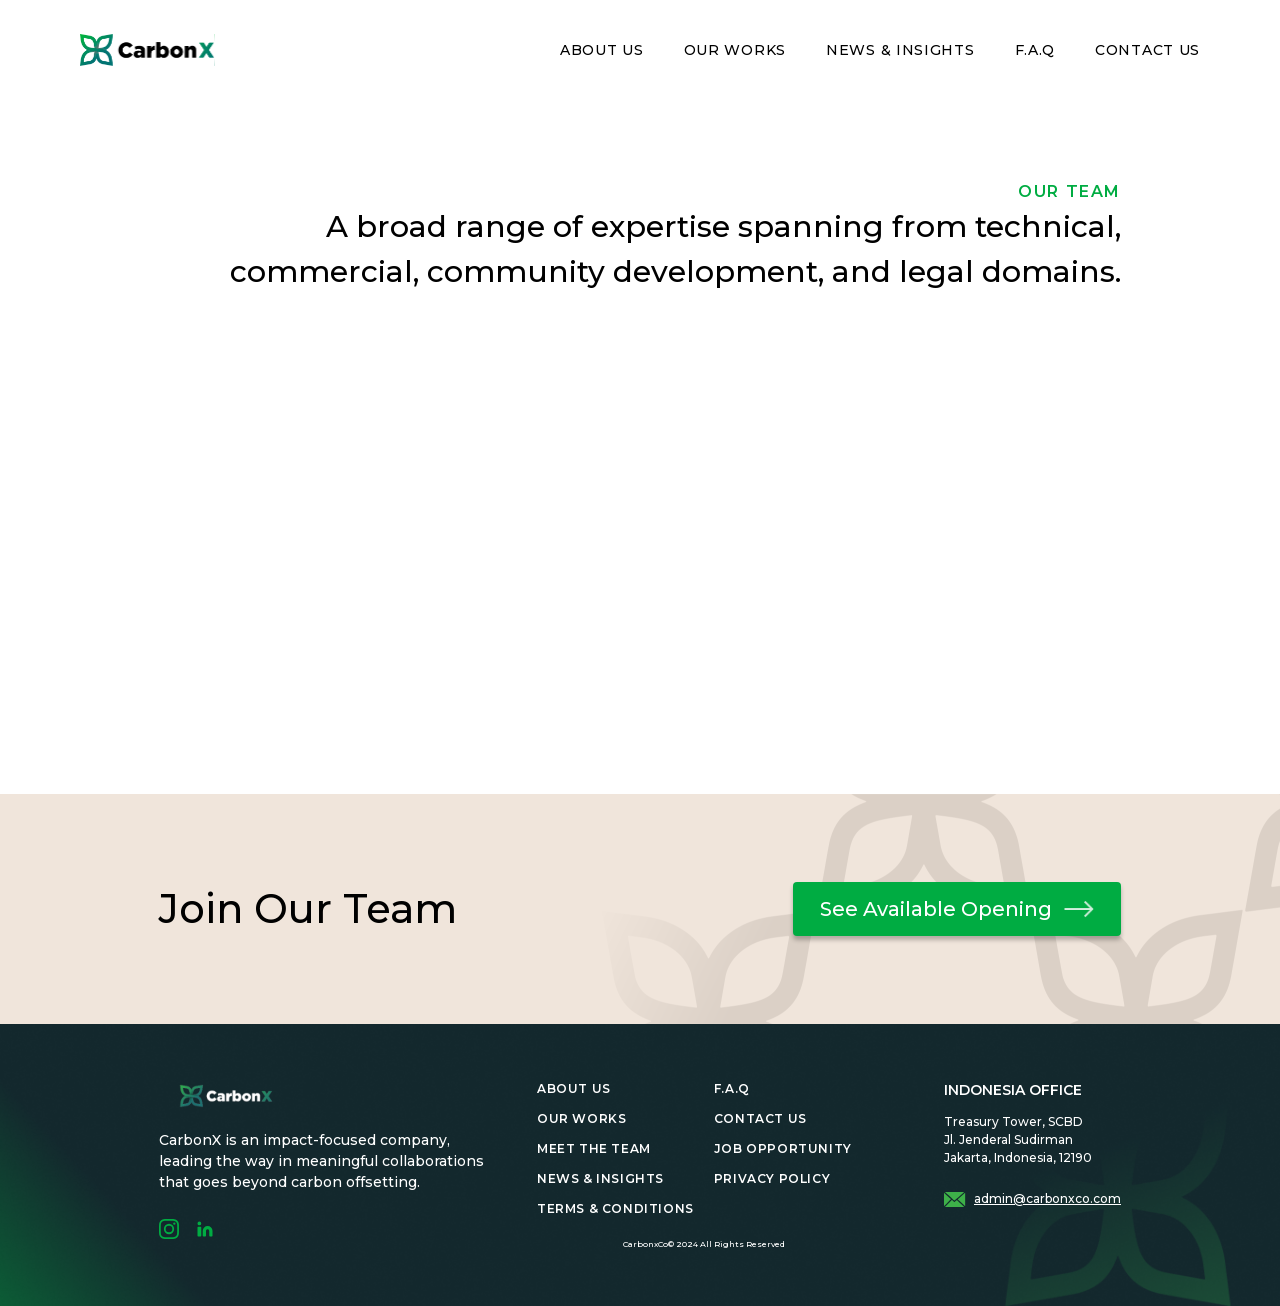
<file: teams/index.html>
<!DOCTYPE html><html lang="en"><head><meta charSet="utf-8"/><meta name="viewport" content="width=device-width, initial-scale=1"/><link rel="stylesheet" href="/_next/static/css/3b4567dc17a296d3.css" crossorigin="" data-precedence="next"/><link rel="preload" as="script" fetchPriority="low" href="/_next/static/chunks/webpack-f6d367a908612e36.js" crossorigin=""/><script src="/_next/static/chunks/fd9d1056-3267ae85bcfda482.js" async="" crossorigin=""></script><script src="/_next/static/chunks/938-5064a08069773ac5.js" async="" crossorigin=""></script><script src="/_next/static/chunks/main-app-4e748a0f97928636.js" async="" crossorigin=""></script><script src="/_next/static/chunks/250-7f24effe9f352000.js" async=""></script><script src="/_next/static/chunks/644-b5a2b31b8eecede8.js" async=""></script><script src="/_next/static/chunks/584-3b820ffe667ca6ad.js" async=""></script><script src="/_next/static/chunks/app/teams/page-cf9b068af05c7dc1.js" async=""></script><script src="/_next/static/chunks/app/layout-532a8e9da59ddb2e.js" async=""></script><title>Teams | Carbonxco</title><meta name="description" content="CarbonX is equipped with dedicated in-house team with a broad range of expertise, from technical, commercial, to legal domains."/><meta property="og:title" content="Carbonxco"/><meta property="og:description" content="Join CarbonX in empowering communities through quality carbon projects by leveraging climate technology solutions, for a more sustainable future."/><meta property="og:url" content="https://www.carbonxco.com/"/><meta property="og:image" content="https://www.carbonxco.com/carbonxco-og.jpg"/><meta property="og:image:width" content="1200"/><meta property="og:image:height" content="630"/><meta property="og:image:alt" content="Carbonxco open graph image"/><meta property="og:type" content="website"/><meta name="twitter:card" content="summary_large_image"/><meta name="twitter:title" content="Carbonxco"/><meta name="twitter:description" content="Join CarbonX in empowering communities through quality carbon projects by leveraging climate technology solutions, for a more sustainable future."/><meta name="twitter:image" content="https://www.carbonxco.com/carbonxco-og.jpg"/><meta name="twitter:image:width" content="1200"/><meta name="twitter:image:height" content="630"/><meta name="twitter:image:alt" content="Carbonxco open graph image"/><link rel="icon" href="/favicon.ico" type="image/x-icon" sizes="32x32"/><meta name="google-site-verification" content="V4-jqIYjS8SUgmCC_to9shf6Xzgp_-9ayVk7YSzKS-E"/><script src="/_next/static/chunks/polyfills-c67a75d1b6f99dc8.js" crossorigin="" noModule=""></script></head><body class="__className_069ab3 antialiased"><style>#nprogress{pointer-events:none}#nprogress .bar{background:#29d;position:fixed;z-index:1600;top: 0;left:0;width:100%;height:3px}#nprogress .peg{display:block;position:absolute;right:0;width:100px;height:100%;box-shadow:0 0 10px #29d,0 0 5px #29d;opacity:1;-webkit-transform:rotate(3deg) translate(0px,-4px);-ms-transform:rotate(3deg) translate(0px,-4px);transform:rotate(3deg) translate(0px,-4px)}#nprogress .spinner{display:block;position:fixed;z-index:1600;top: 15px;right:15px}#nprogress .spinner-icon{width:18px;height:18px;box-sizing:border-box;border:2px solid transparent;border-top-color:#29d;border-left-color:#29d;border-radius:50%;-webkit-animation:nprogress-spinner 400ms linear infinite;animation:nprogress-spinner 400ms linear infinite}.nprogress-custom-parent{overflow:hidden;position:relative}.nprogress-custom-parent #nprogress .bar,.nprogress-custom-parent #nprogress .spinner{position:absolute}@-webkit-keyframes nprogress-spinner{0%{-webkit-transform:rotate(0deg)}100%{-webkit-transform:rotate(360deg)}}@keyframes nprogress-spinner{0%{transform:rotate(0deg)}100%{transform:rotate(360deg)}}</style><div class="bg-white flex justify-between items-center h-[80px] p-3 md:p-5 md:pt-10 md:px-20"><a href="/"><img alt="carbonxco" loading="lazy" width="135" height="32" decoding="async" data-nimg="1" style="color:transparent" src="/assets/carbonxco-logo.svg"/></a><nav><div class="hidden lg:flex gap-10 items-center"><a class="tracking-wider text-[14px] font-medium text-center hover:text-[#00B040]" href="/about/">ABOUT US</a><a class="tracking-wider text-[14px] font-medium text-center hover:text-[#00B040]" href="/works/">OUR WORKS</a><a class="tracking-wider text-[14px] font-medium text-center hover:text-[#00B040]" href="/news/">NEWS &amp; INSIGHTS</a><a class="tracking-wider text-[14px] font-medium text-center hover:text-[#00B040]" href="/faq/">F.A.Q</a><a class="tracking-wider text-[14px] font-medium text-center hover:text-[#00B040]" href="/contact-us/">CONTACT US</a></div><div class="block lg:hidden"><button><img alt="menu" loading="lazy" width="40" height="40" decoding="async" data-nimg="1" style="color:transparent" src="/assets/menu-icon.svg"/></button></div></nav></div><div id="team-list" class="px-4 lg:px-[120px] xl:px-[159px] pt-5 lg:pt-[100px] pb-[400px] z-30"><h3 class="text-center lg:text-right text-[#00AC42] font-semibold tracking-widest text-[16px]">OUR TEAM</h3><div class="flex justify-end "><h2 class="text-center lg:text-right text-[24px] lg:text-[30px] font-medium max-w-[923px]">A broad range of expertise spanning from technical, commercial, community development, and legal domains.</h2></div><!--$!--><template data-dgst="NEXT_DYNAMIC_NO_SSR_CODE"></template><p>Loading...</p><!--/$--></div><div class="relative w-full h-[230px] z-10"><div class="px-4 lg:px-[120px] xl:px-[159px] relative z-20 flex justify-center lg:justify-between items-start lg:items-center flex-col lg:flex-row h-full w-full"><h1 class="text-[40px] font-medium text-black">Join Our Team</h1><button type="button" class="bg-[#00AC42] w-fit h-fit false px-[27px] py-[12px] rounded-[4px] shadow-[0_4px_4px_0_rgba(0,0,0,0.25)]"><a class="inline-flex items-center" href="/career/"><p class="text-[20px] text-white font-medium text-nowrap">See Available Opening</p><img alt="go to FAQ" loading="lazy" width="30" height="16" decoding="async" data-nimg="1" class="ml-3" style="color:transparent" src="/assets/white-right-arrow.png"/></a></button></div><img alt="join the team" loading="lazy" decoding="async" data-nimg="fill" class="absolute z-10 top-0 left-0 object-cover" style="position:absolute;height:100%;width:100%;left:0;top:0;right:0;bottom:0;color:transparent" src="/assets/join-team-bg.png"/></div><div class="px-4 lg:px-[120px] xl:px-[159px] bg-[#13282D] md:bg-transparent py-5 md:py-14 relative"><footer><div class="hidden relative z-20 md:flex justify-between items-start flex-col md:flex-row gap-x-2"><div class="flex justify-between items-start gap-12 flex-col md:flex-row"><div><a href="/"><div class="w-[135px] h-[32px] relative"><img alt="carbonxco" loading="lazy" decoding="async" data-nimg="fill" class="object-contain" style="position:absolute;height:100%;width:100%;left:0;top:0;right:0;bottom:0;color:transparent" src="/assets/footer-logo.png"/></div></a><p class="mt-[18px] mb-[26px] max-w-[330px] font-medium text-white text-[14px]">CarbonX is an impact-focused company, leading the way in meaningful collaborations that goes beyond carbon offsetting.</p><div class="hidden lg:flex flex-row justify-start gap-4"><a target="_blank" href="https://www.instagram.com/carbonx.id/"><svg xmlns="http://www.w3.org/2000/svg" class="hover:stroke-[#8ACE94] hover:fill-[#8ACE94]" width="20" height="20" fill="none"><path fill="#00AC42" d="M10 0C7.282 0 6.943.013 5.879.058 4.81.111 4.088.276 3.45.524c-.657.257-1.217.6-1.77 1.156A4.849 4.849 0 0 0 .524 3.45C.276 4.088.11 4.81.058 5.88.01 6.943 0 7.282 0 10c0 2.719.013 3.057.058 4.121.053 1.065.218 1.791.466 2.429.257.657.6 1.217 1.156 1.77a4.848 4.848 0 0 0 1.77 1.156c.638.245 1.364.413 2.429.466C6.943 19.99 7.282 20 10 20c2.719 0 3.057-.013 4.121-.058 1.065-.053 1.791-.222 2.429-.466a4.905 4.905 0 0 0 1.77-1.156 4.823 4.823 0 0 0 1.156-1.77c.245-.638.413-1.364.466-2.429C19.99 13.057 20 12.72 20 10c0-2.718-.013-3.057-.058-4.121-.053-1.065-.222-1.795-.466-2.429a4.905 4.905 0 0 0-1.156-1.77A4.823 4.823 0 0 0 16.55.524C15.912.276 15.186.11 14.12.058 13.057.01 12.72 0 10 0Zm0 1.8c2.67 0 2.989.013 4.044.058.973.046 1.503.209 1.855.346.47.182.798.397 1.153.748.348.348.563.68.745 1.15.137.352.3.882.345 1.855.045 1.055.058 1.375.058 4.044 0 2.669-.013 2.988-.061 4.043-.053.973-.215 1.504-.352 1.855-.19.47-.401.798-.75 1.153a3.155 3.155 0 0 1-1.152.745c-.348.138-.886.3-1.863.346-1.06.045-1.373.058-4.05.058-2.676 0-2.988-.013-4.05-.062-.973-.052-1.51-.215-1.862-.352-.475-.19-.8-.4-1.15-.75a3.004 3.004 0 0 1-.748-1.152c-.14-.347-.3-.885-.352-1.862-.035-1.048-.052-1.373-.052-4.037 0-2.663.017-2.989.052-4.05.052-.977.212-1.514.352-1.862.173-.476.397-.801.748-1.153a2.983 2.983 0 0 1 1.15-.75c.352-.136.876-.299 1.853-.348 1.06-.038 1.373-.052 4.046-.052l.041.03Zm0 3.067a5.132 5.132 0 0 0-5.134 5.134A5.132 5.132 0 0 0 10 15.135a5.132 5.132 0 0 0 5.134-5.134A5.132 5.132 0 0 0 10 4.867Zm0 8.468A3.331 3.331 0 0 1 6.666 10 3.331 3.331 0 0 1 10 6.668 3.331 3.331 0 0 1 13.334 10 3.331 3.331 0 0 1 10 13.335Zm6.54-8.673a1.202 1.202 0 0 1-2.402 0 1.202 1.202 0 0 1 2.403 0Z"></path></svg></a><a target="_blank" href="https://www.linkedin.com/company/carbonx-investments/"><svg xmlns="http://www.w3.org/2000/svg" class="hover:stroke-[#8ACE94] hover:fill-[#8ACE94]" width="20" height="20" fill="none"><path fill="#00AC42" d="M12.625 7a4.858 4.858 0 0 0-4.875 4.85v4.9a.75.75 0 0 0 .75.75h1.75a.75.75 0 0 0 .75-.75v-4.9a1.618 1.618 0 0 1 1.791-1.608 1.667 1.667 0 0 1 1.459 1.666v4.842a.75.75 0 0 0 .75.75h1.75a.75.75 0 0 0 .75-.75v-4.9A4.858 4.858 0 0 0 12.625 7ZM5.5 7.75H3.25a.75.75 0 0 0-.75.75v8.25c0 .414.336.75.75.75H5.5a.75.75 0 0 0 .75-.75V8.5a.75.75 0 0 0-.75-.75ZM4.375 6.25a1.875 1.875 0 1 0 0-3.75 1.875 1.875 0 0 0 0 3.75Z"></path></svg></a></div><p class="block lg:hidden font-medium text-white text-[8px]">CarbonxCo© 2024 All Rights Reserved</p></div><div class="flex justify-start items-start lg:justify-center flex-col lg:items-center"><div class="grid grid-cols-2 gap-y-3 gap-x-5"><a class="tracking-wider text-[12px] text-white text-start font-semibold hover:text-[#00B040]" href="/about/">ABOUT US</a><a class="tracking-wider text-[12px] text-white text-start font-semibold hover:text-[#00B040]" href="/faq/">F.A.Q</a><a class="tracking-wider text-[12px] text-white text-start font-semibold hover:text-[#00B040]" href="/works/">OUR WORKS</a><a class="tracking-wider text-[12px] text-white text-start font-semibold hover:text-[#00B040]" href="/contact-us/">CONTACT US</a><a class="tracking-wider text-[12px] text-white text-start font-semibold hover:text-[#00B040]" href="/teams/">MEET THE TEAM</a><a class="tracking-wider text-[12px] text-white text-start font-semibold hover:text-[#00B040]" href="/career/">JOB OPPORTUNITY</a><a class="tracking-wider text-[12px] text-white text-start font-semibold hover:text-[#00B040]" href="/news/">NEWS &amp; INSIGHTS</a><a class="tracking-wider text-[12px] text-white text-start font-semibold hover:text-[#00B040]" href="/pp/">PRIVACY POLICY</a><a class="tracking-wider text-[12px] text-white text-start font-semibold hover:text-[#00B040]" href="/tc/">TERMS &amp; CONDITIONS</a></div><p class="hidden lg:block font-medium text-white text-[8px] mt-5">CarbonxCo© 2024 All Rights Reserved</p></div></div><div class="mt-10 md:mt-0"><p class="font-semibold text-white text-[14px]">INDONESIA OFFICE</p><p class="mt-3 mb-6 font-medium text-white text-[12px]">Treasury Tower, SCBD<br/>Jl. Jenderal Sudirman<br/>Jakarta, Indonesia, 12190</p><a href="mailto:admin@carbonxco.com" class="flex flex-row flex-nowrap items-center gap-2"><svg xmlns="http://www.w3.org/2000/svg" width="22" height="15" fill="none"><path fill="#3EB049" d="M20.232 0H.903l.857.778c.856.778 1.711 1.557 2.568 2.334a7001.57 7001.57 0 0 0 5.264 4.771c.236.214.475.423.709.639.061.056.098.059.163.002.782-.687 1.567-1.372 2.353-2.056 1.075-.936 2.152-1.87 3.228-2.806l1.996-1.74L20.12.103c.034-.029.064-.06.111-.104Z"></path><path fill="#3EB049" d="M.852 15h19.397c-.18-.21-.386-.37-.576-.545-.675-.626-1.354-1.248-2.033-1.871l-2.811-2.58c-.606-.555-1.214-1.109-1.818-1.666-.24-.221-.237-.224-.48-.012l-1.972 1.717c-.199.172-.198.17-.395-.009-.705-.641-1.413-1.28-2.115-1.927-.097-.089-.147-.08-.237.009-2.285 2.26-4.573 4.519-6.86 6.777-.03.03-.059.061-.1.107ZM21.16 14.168V.813c-.226.194-.431.369-.635.546l-4.467 3.889c-.756.659-1.512 1.319-2.27 1.976-.08.07-.089.113-.005.19.795.724 1.585 1.452 2.377 2.179a6623.601 6623.601 0 0 1 4.772 4.384c.068.062.14.118.228.192ZM0 .826V14.13c.155-.109.265-.242.386-.362 1.277-1.26 2.55-2.524 3.826-3.786.894-.883 1.786-1.768 2.686-2.645.12-.118.103-.175-.012-.278-.864-.778-1.722-1.562-2.583-2.343-.938-.85-1.876-1.701-2.816-2.55C1 1.725.511 1.286 0 .826Z"></path></svg><span class="font-medium text-xs text-white underline">admin@carbonxco.com</span></a><div class="flex lg:hidden flex-row justify-start gap-4 mt-5"><a target="_blank" href="https://www.instagram.com/carbonx.id/"><svg xmlns="http://www.w3.org/2000/svg" class="hover:stroke-[#8ACE94] hover:fill-[#8ACE94]" width="20" height="20" fill="none"><path fill="#00AC42" d="M10 0C7.282 0 6.943.013 5.879.058 4.81.111 4.088.276 3.45.524c-.657.257-1.217.6-1.77 1.156A4.849 4.849 0 0 0 .524 3.45C.276 4.088.11 4.81.058 5.88.01 6.943 0 7.282 0 10c0 2.719.013 3.057.058 4.121.053 1.065.218 1.791.466 2.429.257.657.6 1.217 1.156 1.77a4.848 4.848 0 0 0 1.77 1.156c.638.245 1.364.413 2.429.466C6.943 19.99 7.282 20 10 20c2.719 0 3.057-.013 4.121-.058 1.065-.053 1.791-.222 2.429-.466a4.905 4.905 0 0 0 1.77-1.156 4.823 4.823 0 0 0 1.156-1.77c.245-.638.413-1.364.466-2.429C19.99 13.057 20 12.72 20 10c0-2.718-.013-3.057-.058-4.121-.053-1.065-.222-1.795-.466-2.429a4.905 4.905 0 0 0-1.156-1.77A4.823 4.823 0 0 0 16.55.524C15.912.276 15.186.11 14.12.058 13.057.01 12.72 0 10 0Zm0 1.8c2.67 0 2.989.013 4.044.058.973.046 1.503.209 1.855.346.47.182.798.397 1.153.748.348.348.563.68.745 1.15.137.352.3.882.345 1.855.045 1.055.058 1.375.058 4.044 0 2.669-.013 2.988-.061 4.043-.053.973-.215 1.504-.352 1.855-.19.47-.401.798-.75 1.153a3.155 3.155 0 0 1-1.152.745c-.348.138-.886.3-1.863.346-1.06.045-1.373.058-4.05.058-2.676 0-2.988-.013-4.05-.062-.973-.052-1.51-.215-1.862-.352-.475-.19-.8-.4-1.15-.75a3.004 3.004 0 0 1-.748-1.152c-.14-.347-.3-.885-.352-1.862-.035-1.048-.052-1.373-.052-4.037 0-2.663.017-2.989.052-4.05.052-.977.212-1.514.352-1.862.173-.476.397-.801.748-1.153a2.983 2.983 0 0 1 1.15-.75c.352-.136.876-.299 1.853-.348 1.06-.038 1.373-.052 4.046-.052l.041.03Zm0 3.067a5.132 5.132 0 0 0-5.134 5.134A5.132 5.132 0 0 0 10 15.135a5.132 5.132 0 0 0 5.134-5.134A5.132 5.132 0 0 0 10 4.867Zm0 8.468A3.331 3.331 0 0 1 6.666 10 3.331 3.331 0 0 1 10 6.668 3.331 3.331 0 0 1 13.334 10 3.331 3.331 0 0 1 10 13.335Zm6.54-8.673a1.202 1.202 0 0 1-2.402 0 1.202 1.202 0 0 1 2.403 0Z"></path></svg></a><a target="_blank" href="https://www.linkedin.com/company/carbonx-investments/"><svg xmlns="http://www.w3.org/2000/svg" class="hover:stroke-[#8ACE94] hover:fill-[#8ACE94]" width="20" height="20" fill="none"><path fill="#00AC42" d="M12.625 7a4.858 4.858 0 0 0-4.875 4.85v4.9a.75.75 0 0 0 .75.75h1.75a.75.75 0 0 0 .75-.75v-4.9a1.618 1.618 0 0 1 1.791-1.608 1.667 1.667 0 0 1 1.459 1.666v4.842a.75.75 0 0 0 .75.75h1.75a.75.75 0 0 0 .75-.75v-4.9A4.858 4.858 0 0 0 12.625 7ZM5.5 7.75H3.25a.75.75 0 0 0-.75.75v8.25c0 .414.336.75.75.75H5.5a.75.75 0 0 0 .75-.75V8.5a.75.75 0 0 0-.75-.75ZM4.375 6.25a1.875 1.875 0 1 0 0-3.75 1.875 1.875 0 0 0 0 3.75Z"></path></svg></a></div></div></div><div class="flex md:hidden relative z-20 flex-col"><div class="flex justify-start items-start lg:justify-center flex-col lg:items-center"><div class="grid grid-cols-2 gap-y-3 gap-x-5"><a class="tracking-wider text-[12px] text-white text-start font-semibold hover:text-[#00B040]" href="/about/">ABOUT US</a><a class="tracking-wider text-[12px] text-white text-start font-semibold hover:text-[#00B040]" href="/faq/">F.A.Q</a><a class="tracking-wider text-[12px] text-white text-start font-semibold hover:text-[#00B040]" href="/works/">OUR WORKS</a><a class="tracking-wider text-[12px] text-white text-start font-semibold hover:text-[#00B040]" href="/contact-us/">CONTACT US</a><a class="tracking-wider text-[12px] text-white text-start font-semibold hover:text-[#00B040]" href="/teams/">MEET THE TEAM</a><a class="tracking-wider text-[12px] text-white text-start font-semibold hover:text-[#00B040]" href="/career/">JOB OPPORTUNITY</a><a class="tracking-wider text-[12px] text-white text-start font-semibold hover:text-[#00B040]" href="/news/">NEWS &amp; INSIGHTS</a><a class="tracking-wider text-[12px] text-white text-start font-semibold hover:text-[#00B040]" href="/pp/">PRIVACY POLICY</a><a class="tracking-wider text-[12px] text-white text-start font-semibold hover:text-[#00B040]" href="/tc/">TERMS &amp; CONDITIONS</a></div><p class="hidden lg:block font-medium text-white text-[8px] mt-5">CarbonxCo© 2024 All Rights Reserved</p></div><div class="mt-10 md:mt-0"><p class="font-semibold text-white text-[14px]">INDONESIA OFFICE</p><p class="mt-3 mb-6 font-medium text-white text-[12px]">Treasury Tower, SCBD<br/>Jl. Jenderal Sudirman<br/>Jakarta, Indonesia, 12190</p><a href="mailto:admin@carbonxco.com" class="flex flex-row flex-nowrap items-center gap-2"><svg xmlns="http://www.w3.org/2000/svg" width="22" height="15" fill="none"><path fill="#3EB049" d="M20.232 0H.903l.857.778c.856.778 1.711 1.557 2.568 2.334a7001.57 7001.57 0 0 0 5.264 4.771c.236.214.475.423.709.639.061.056.098.059.163.002.782-.687 1.567-1.372 2.353-2.056 1.075-.936 2.152-1.87 3.228-2.806l1.996-1.74L20.12.103c.034-.029.064-.06.111-.104Z"></path><path fill="#3EB049" d="M.852 15h19.397c-.18-.21-.386-.37-.576-.545-.675-.626-1.354-1.248-2.033-1.871l-2.811-2.58c-.606-.555-1.214-1.109-1.818-1.666-.24-.221-.237-.224-.48-.012l-1.972 1.717c-.199.172-.198.17-.395-.009-.705-.641-1.413-1.28-2.115-1.927-.097-.089-.147-.08-.237.009-2.285 2.26-4.573 4.519-6.86 6.777-.03.03-.059.061-.1.107ZM21.16 14.168V.813c-.226.194-.431.369-.635.546l-4.467 3.889c-.756.659-1.512 1.319-2.27 1.976-.08.07-.089.113-.005.19.795.724 1.585 1.452 2.377 2.179a6623.601 6623.601 0 0 1 4.772 4.384c.068.062.14.118.228.192ZM0 .826V14.13c.155-.109.265-.242.386-.362 1.277-1.26 2.55-2.524 3.826-3.786.894-.883 1.786-1.768 2.686-2.645.12-.118.103-.175-.012-.278-.864-.778-1.722-1.562-2.583-2.343-.938-.85-1.876-1.701-2.816-2.55C1 1.725.511 1.286 0 .826Z"></path></svg><span class="font-medium text-xs text-white underline">admin@carbonxco.com</span></a><div class="flex lg:hidden flex-row justify-start gap-4 mt-5"><a target="_blank" href="https://www.instagram.com/carbonx.id/"><svg xmlns="http://www.w3.org/2000/svg" class="hover:stroke-[#8ACE94] hover:fill-[#8ACE94]" width="20" height="20" fill="none"><path fill="#00AC42" d="M10 0C7.282 0 6.943.013 5.879.058 4.81.111 4.088.276 3.45.524c-.657.257-1.217.6-1.77 1.156A4.849 4.849 0 0 0 .524 3.45C.276 4.088.11 4.81.058 5.88.01 6.943 0 7.282 0 10c0 2.719.013 3.057.058 4.121.053 1.065.218 1.791.466 2.429.257.657.6 1.217 1.156 1.77a4.848 4.848 0 0 0 1.77 1.156c.638.245 1.364.413 2.429.466C6.943 19.99 7.282 20 10 20c2.719 0 3.057-.013 4.121-.058 1.065-.053 1.791-.222 2.429-.466a4.905 4.905 0 0 0 1.77-1.156 4.823 4.823 0 0 0 1.156-1.77c.245-.638.413-1.364.466-2.429C19.99 13.057 20 12.72 20 10c0-2.718-.013-3.057-.058-4.121-.053-1.065-.222-1.795-.466-2.429a4.905 4.905 0 0 0-1.156-1.77A4.823 4.823 0 0 0 16.55.524C15.912.276 15.186.11 14.12.058 13.057.01 12.72 0 10 0Zm0 1.8c2.67 0 2.989.013 4.044.058.973.046 1.503.209 1.855.346.47.182.798.397 1.153.748.348.348.563.68.745 1.15.137.352.3.882.345 1.855.045 1.055.058 1.375.058 4.044 0 2.669-.013 2.988-.061 4.043-.053.973-.215 1.504-.352 1.855-.19.47-.401.798-.75 1.153a3.155 3.155 0 0 1-1.152.745c-.348.138-.886.3-1.863.346-1.06.045-1.373.058-4.05.058-2.676 0-2.988-.013-4.05-.062-.973-.052-1.51-.215-1.862-.352-.475-.19-.8-.4-1.15-.75a3.004 3.004 0 0 1-.748-1.152c-.14-.347-.3-.885-.352-1.862-.035-1.048-.052-1.373-.052-4.037 0-2.663.017-2.989.052-4.05.052-.977.212-1.514.352-1.862.173-.476.397-.801.748-1.153a2.983 2.983 0 0 1 1.15-.75c.352-.136.876-.299 1.853-.348 1.06-.038 1.373-.052 4.046-.052l.041.03Zm0 3.067a5.132 5.132 0 0 0-5.134 5.134A5.132 5.132 0 0 0 10 15.135a5.132 5.132 0 0 0 5.134-5.134A5.132 5.132 0 0 0 10 4.867Zm0 8.468A3.331 3.331 0 0 1 6.666 10 3.331 3.331 0 0 1 10 6.668 3.331 3.331 0 0 1 13.334 10 3.331 3.331 0 0 1 10 13.335Zm6.54-8.673a1.202 1.202 0 0 1-2.402 0 1.202 1.202 0 0 1 2.403 0Z"></path></svg></a><a target="_blank" href="https://www.linkedin.com/company/carbonx-investments/"><svg xmlns="http://www.w3.org/2000/svg" class="hover:stroke-[#8ACE94] hover:fill-[#8ACE94]" width="20" height="20" fill="none"><path fill="#00AC42" d="M12.625 7a4.858 4.858 0 0 0-4.875 4.85v4.9a.75.75 0 0 0 .75.75h1.75a.75.75 0 0 0 .75-.75v-4.9a1.618 1.618 0 0 1 1.791-1.608 1.667 1.667 0 0 1 1.459 1.666v4.842a.75.75 0 0 0 .75.75h1.75a.75.75 0 0 0 .75-.75v-4.9A4.858 4.858 0 0 0 12.625 7ZM5.5 7.75H3.25a.75.75 0 0 0-.75.75v8.25c0 .414.336.75.75.75H5.5a.75.75 0 0 0 .75-.75V8.5a.75.75 0 0 0-.75-.75ZM4.375 6.25a1.875 1.875 0 1 0 0-3.75 1.875 1.875 0 0 0 0 3.75Z"></path></svg></a></div></div><div class="mt-10"><div><a href="/"><div class="w-[135px] h-[32px] relative"><img alt="carbonxco" loading="lazy" decoding="async" data-nimg="fill" class="object-contain" style="position:absolute;height:100%;width:100%;left:0;top:0;right:0;bottom:0;color:transparent" src="/assets/footer-logo.png"/></div></a><p class="mt-[18px] mb-[26px] max-w-[330px] font-medium text-white text-[14px]">CarbonX is an impact-focused company, leading the way in meaningful collaborations that goes beyond carbon offsetting.</p><div class="hidden lg:flex flex-row justify-start gap-4"><a target="_blank" href="https://www.instagram.com/carbonx.id/"><svg xmlns="http://www.w3.org/2000/svg" class="hover:stroke-[#8ACE94] hover:fill-[#8ACE94]" width="20" height="20" fill="none"><path fill="#00AC42" d="M10 0C7.282 0 6.943.013 5.879.058 4.81.111 4.088.276 3.45.524c-.657.257-1.217.6-1.77 1.156A4.849 4.849 0 0 0 .524 3.45C.276 4.088.11 4.81.058 5.88.01 6.943 0 7.282 0 10c0 2.719.013 3.057.058 4.121.053 1.065.218 1.791.466 2.429.257.657.6 1.217 1.156 1.77a4.848 4.848 0 0 0 1.77 1.156c.638.245 1.364.413 2.429.466C6.943 19.99 7.282 20 10 20c2.719 0 3.057-.013 4.121-.058 1.065-.053 1.791-.222 2.429-.466a4.905 4.905 0 0 0 1.77-1.156 4.823 4.823 0 0 0 1.156-1.77c.245-.638.413-1.364.466-2.429C19.99 13.057 20 12.72 20 10c0-2.718-.013-3.057-.058-4.121-.053-1.065-.222-1.795-.466-2.429a4.905 4.905 0 0 0-1.156-1.77A4.823 4.823 0 0 0 16.55.524C15.912.276 15.186.11 14.12.058 13.057.01 12.72 0 10 0Zm0 1.8c2.67 0 2.989.013 4.044.058.973.046 1.503.209 1.855.346.47.182.798.397 1.153.748.348.348.563.68.745 1.15.137.352.3.882.345 1.855.045 1.055.058 1.375.058 4.044 0 2.669-.013 2.988-.061 4.043-.053.973-.215 1.504-.352 1.855-.19.47-.401.798-.75 1.153a3.155 3.155 0 0 1-1.152.745c-.348.138-.886.3-1.863.346-1.06.045-1.373.058-4.05.058-2.676 0-2.988-.013-4.05-.062-.973-.052-1.51-.215-1.862-.352-.475-.19-.8-.4-1.15-.75a3.004 3.004 0 0 1-.748-1.152c-.14-.347-.3-.885-.352-1.862-.035-1.048-.052-1.373-.052-4.037 0-2.663.017-2.989.052-4.05.052-.977.212-1.514.352-1.862.173-.476.397-.801.748-1.153a2.983 2.983 0 0 1 1.15-.75c.352-.136.876-.299 1.853-.348 1.06-.038 1.373-.052 4.046-.052l.041.03Zm0 3.067a5.132 5.132 0 0 0-5.134 5.134A5.132 5.132 0 0 0 10 15.135a5.132 5.132 0 0 0 5.134-5.134A5.132 5.132 0 0 0 10 4.867Zm0 8.468A3.331 3.331 0 0 1 6.666 10 3.331 3.331 0 0 1 10 6.668 3.331 3.331 0 0 1 13.334 10 3.331 3.331 0 0 1 10 13.335Zm6.54-8.673a1.202 1.202 0 0 1-2.402 0 1.202 1.202 0 0 1 2.403 0Z"></path></svg></a><a target="_blank" href="https://www.linkedin.com/company/carbonx-investments/"><svg xmlns="http://www.w3.org/2000/svg" class="hover:stroke-[#8ACE94] hover:fill-[#8ACE94]" width="20" height="20" fill="none"><path fill="#00AC42" d="M12.625 7a4.858 4.858 0 0 0-4.875 4.85v4.9a.75.75 0 0 0 .75.75h1.75a.75.75 0 0 0 .75-.75v-4.9a1.618 1.618 0 0 1 1.791-1.608 1.667 1.667 0 0 1 1.459 1.666v4.842a.75.75 0 0 0 .75.75h1.75a.75.75 0 0 0 .75-.75v-4.9A4.858 4.858 0 0 0 12.625 7ZM5.5 7.75H3.25a.75.75 0 0 0-.75.75v8.25c0 .414.336.75.75.75H5.5a.75.75 0 0 0 .75-.75V8.5a.75.75 0 0 0-.75-.75ZM4.375 6.25a1.875 1.875 0 1 0 0-3.75 1.875 1.875 0 0 0 0 3.75Z"></path></svg></a></div><p class="block lg:hidden font-medium text-white text-[8px]">CarbonxCo© 2024 All Rights Reserved</p></div></div></div><img alt="carbonx footer" loading="lazy" decoding="async" data-nimg="fill" class="z-10 hidden md:block absolute top-0 left-0 object-cover" style="position:absolute;height:100%;width:100%;left:0;top:0;right:0;bottom:0;color:transparent" src="/assets/footer-bg.png"/></footer></div><script src="/_next/static/chunks/webpack-f6d367a908612e36.js" crossorigin="" async=""></script><script>(self.__next_f=self.__next_f||[]).push([0]);self.__next_f.push([2,null])</script><script>self.__next_f.push([1,"1:HL[\"/_next/static/css/3b4567dc17a296d3.css\",\"style\",{\"crossOrigin\":\"\"}]\n0:\"$L2\"\n"])</script><script>self.__next_f.push([1,"3:I[7690,[],\"\"]\n5:\"$Sreact.suspense\"\n6:I[6005,[\"250\",\"static/chunks/250-7f24effe9f352000.js\",\"644\",\"static/chunks/644-b5a2b31b8eecede8.js\",\"584\",\"static/chunks/584-3b820ffe667ca6ad.js\",\"619\",\"static/chunks/app/teams/page-cf9b068af05c7dc1.js\"],\"NoSSR\"]\n7:I[4543,[\"250\",\"static/chunks/250-7f24effe9f352000.js\",\"644\",\"static/chunks/644-b5a2b31b8eecede8.js\",\"584\",\"static/chunks/584-3b820ffe667ca6ad.js\",\"619\",\"static/chunks/app/teams/page-cf9b068af05c7dc1.js\"],\"\"]\n8:I[5250,[\"250\",\"static/chunks/250-7f24effe9f35200"])</script><script>self.__next_f.push([1,"0.js\",\"644\",\"static/chunks/644-b5a2b31b8eecede8.js\",\"584\",\"static/chunks/584-3b820ffe667ca6ad.js\",\"619\",\"static/chunks/app/teams/page-cf9b068af05c7dc1.js\"],\"\"]\n9:I[1749,[\"250\",\"static/chunks/250-7f24effe9f352000.js\",\"644\",\"static/chunks/644-b5a2b31b8eecede8.js\",\"584\",\"static/chunks/584-3b820ffe667ca6ad.js\",\"619\",\"static/chunks/app/teams/page-cf9b068af05c7dc1.js\"],\"Image\"]\na:I[5613,[],\"\"]\nb:I[1778,[],\"\"]\nc:I[3955,[\"250\",\"static/chunks/250-7f24effe9f352000.js\",\"644\",\"static/chunks/644-b5a2b31b8eecede8.js\",\"18"])</script><script>self.__next_f.push([1,"5\",\"static/chunks/app/layout-532a8e9da59ddb2e.js\"],\"\"]\nd:I[9885,[\"250\",\"static/chunks/250-7f24effe9f352000.js\",\"644\",\"static/chunks/644-b5a2b31b8eecede8.js\",\"185\",\"static/chunks/app/layout-532a8e9da59ddb2e.js\"],\"Sidebar\"]\n5e:I[8955,[],\"\"]\ne:T69a,"])</script><script>self.__next_f.push([1,"M10 0C7.282 0 6.943.013 5.879.058 4.81.111 4.088.276 3.45.524c-.657.257-1.217.6-1.77 1.156A4.849 4.849 0 0 0 .524 3.45C.276 4.088.11 4.81.058 5.88.01 6.943 0 7.282 0 10c0 2.719.013 3.057.058 4.121.053 1.065.218 1.791.466 2.429.257.657.6 1.217 1.156 1.77a4.848 4.848 0 0 0 1.77 1.156c.638.245 1.364.413 2.429.466C6.943 19.99 7.282 20 10 20c2.719 0 3.057-.013 4.121-.058 1.065-.053 1.791-.222 2.429-.466a4.905 4.905 0 0 0 1.77-1.156 4.823 4.823 0 0 0 1.156-1.77c.245-.638.413-1.364.466-2.429C19.99 13.057 20 12.72 20 10c0-2.718-.013-3.057-.058-4.121-.053-1.065-.222-1.795-.466-2.429a4.905 4.905 0 0 0-1.156-1.77A4.823 4.823 0 0 0 16.55.524C15.912.276 15.186.11 14.12.058 13.057.01 12.72 0 10 0Zm0 1.8c2.67 0 2.989.013 4.044.058.973.046 1.503.209 1.855.346.47.182.798.397 1.153.748.348.348.563.68.745 1.15.137.352.3.882.345 1.855.045 1.055.058 1.375.058 4.044 0 2.669-.013 2.988-.061 4.043-.053.973-.215 1.504-.352 1.855-.19.47-.401.798-.75 1.153a3.155 3.155 0 0 1-1.152.745c-.348.138-.886.3-1.863.346-1.06.045-1.373.058-4.05.058-2.676 0-2.988-.013-4.05-.062-.973-.052-1.51-.215-1.862-.352-.475-.19-.8-.4-1.15-.75a3.004 3.004 0 0 1-.748-1.152c-.14-.347-.3-.885-.352-1.862-.035-1.048-.052-1.373-.052-4.037 0-2.663.017-2.989.052-4.05.052-.977.212-1.514.352-1.862.173-.476.397-.801.748-1.153a2.983 2.983 0 0 1 1.15-.75c.352-.136.876-.299 1.853-.348 1.06-.038 1.373-.052 4.046-.052l.041.03Zm0 3.067a5.132 5.132 0 0 0-5.134 5.134A5.132 5.132 0 0 0 10 15.135a5.132 5.132 0 0 0 5.134-5.134A5.132 5.132 0 0 0 10 4.867Zm0 8.468A3.331 3.331 0 0 1 6.666 10 3.331 3.331 0 0 1 10 6.668 3.331 3.331 0 0 1 13.334 10 3.331 3.331 0 0 1 10 13.335Zm6.54-8.673a1.202 1.202 0 0 1-2.402 0 1.202 1.202 0 0 1 2.403 0Z"])</script><script>self.__next_f.push([1,"f:T69a,"])</script><script>self.__next_f.push([1,"M10 0C7.282 0 6.943.013 5.879.058 4.81.111 4.088.276 3.45.524c-.657.257-1.217.6-1.77 1.156A4.849 4.849 0 0 0 .524 3.45C.276 4.088.11 4.81.058 5.88.01 6.943 0 7.282 0 10c0 2.719.013 3.057.058 4.121.053 1.065.218 1.791.466 2.429.257.657.6 1.217 1.156 1.77a4.848 4.848 0 0 0 1.77 1.156c.638.245 1.364.413 2.429.466C6.943 19.99 7.282 20 10 20c2.719 0 3.057-.013 4.121-.058 1.065-.053 1.791-.222 2.429-.466a4.905 4.905 0 0 0 1.77-1.156 4.823 4.823 0 0 0 1.156-1.77c.245-.638.413-1.364.466-2.429C19.99 13.057 20 12.72 20 10c0-2.718-.013-3.057-.058-4.121-.053-1.065-.222-1.795-.466-2.429a4.905 4.905 0 0 0-1.156-1.77A4.823 4.823 0 0 0 16.55.524C15.912.276 15.186.11 14.12.058 13.057.01 12.72 0 10 0Zm0 1.8c2.67 0 2.989.013 4.044.058.973.046 1.503.209 1.855.346.47.182.798.397 1.153.748.348.348.563.68.745 1.15.137.352.3.882.345 1.855.045 1.055.058 1.375.058 4.044 0 2.669-.013 2.988-.061 4.043-.053.973-.215 1.504-.352 1.855-.19.47-.401.798-.75 1.153a3.155 3.155 0 0 1-1.152.745c-.348.138-.886.3-1.863.346-1.06.045-1.373.058-4.05.058-2.676 0-2.988-.013-4.05-.062-.973-.052-1.51-.215-1.862-.352-.475-.19-.8-.4-1.15-.75a3.004 3.004 0 0 1-.748-1.152c-.14-.347-.3-.885-.352-1.862-.035-1.048-.052-1.373-.052-4.037 0-2.663.017-2.989.052-4.05.052-.977.212-1.514.352-1.862.173-.476.397-.801.748-1.153a2.983 2.983 0 0 1 1.15-.75c.352-.136.876-.299 1.853-.348 1.06-.038 1.373-.052 4.046-.052l.041.03Zm0 3.067a5.132 5.132 0 0 0-5.134 5.134A5.132 5.132 0 0 0 10 15.135a5.132 5.132 0 0 0 5.134-5.134A5.132 5.132 0 0 0 10 4.867Zm0 8.468A3.331 3.331 0 0 1 6.666 10 3.331 3.331 0 0 1 10 6.668 3.331 3.331 0 0 1 13.334 10 3.331 3.331 0 0 1 10 13.335Zm6.54-8.673a1.202 1.202 0 0 1-2.402 0 1.202 1.202 0 0 1 2.403 0Z"])</script><script>self.__next_f.push([1,"17:{\"className\":\"tracking-wider text-[12px] text-white text-start font-semibold hover:text-[#00B040]\",\"href\":\"/about\",\"children\":\"ABOUT US\"}\n16:[\"$\",\"$L8\",\"ABOUT US\",\"$17\"]\n19:{\"className\":\"tracking-wider text-[12px] text-white text-start font-semibold hover:text-[#00B040]\",\"href\":\"/faq\",\"children\":\"F.A.Q\"}\n18:[\"$\",\"$L8\",\"F.A.Q\",\"$19\"]\n1b:{\"className\":\"tracking-wider text-[12px] text-white text-start font-semibold hover:text-[#00B040]\",\"href\":\"/works\",\"children\":\"OUR WORKS\"}\n1a:[\"$\",\"$L8\",\"OUR WORKS\",\"$1b\"]"])</script><script>self.__next_f.push([1,"\n1d:{\"className\":\"tracking-wider text-[12px] text-white text-start font-semibold hover:text-[#00B040]\",\"href\":\"/contact-us\",\"children\":\"CONTACT US\"}\n1c:[\"$\",\"$L8\",\"CONTACT US\",\"$1d\"]\n1f:{\"className\":\"tracking-wider text-[12px] text-white text-start font-semibold hover:text-[#00B040]\",\"href\":\"/teams\",\"children\":\"MEET THE TEAM\"}\n1e:[\"$\",\"$L8\",\"MEET THE TEAM\",\"$1f\"]\n21:{\"className\":\"tracking-wider text-[12px] text-white text-start font-semibold hover:text-[#00B040]\",\"href\":\"/career\",\"children\":\"JOB OPPORTUNITY"])</script><script>self.__next_f.push([1,"\"}\n20:[\"$\",\"$L8\",\"JOB OPPORTUNITY\",\"$21\"]\n23:{\"className\":\"tracking-wider text-[12px] text-white text-start font-semibold hover:text-[#00B040]\",\"href\":\"/news\",\"children\":\"NEWS \u0026 INSIGHTS\"}\n22:[\"$\",\"$L8\",\"NEWS \u0026 INSIGHTS\",\"$23\"]\n25:{\"className\":\"tracking-wider text-[12px] text-white text-start font-semibold hover:text-[#00B040]\",\"href\":\"/pp\",\"children\":\"PRIVACY POLICY\"}\n24:[\"$\",\"$L8\",\"PRIVACY POLICY\",\"$25\"]\n27:{\"className\":\"tracking-wider text-[12px] text-white text-start font-semibold hover:text-[#00B040]\","])</script><script>self.__next_f.push([1,"\"href\":\"/tc\",\"children\":\"TERMS \u0026 CONDITIONS\"}\n26:[\"$\",\"$L8\",\"TERMS \u0026 CONDITIONS\",\"$27\"]\n15:[\"$16\",\"$18\",\"$1a\",\"$1c\",\"$1e\",\"$20\",\"$22\",\"$24\",\"$26\"]\n14:{\"className\":\"grid grid-cols-2 gap-y-3 gap-x-5\",\"children\":\"$15\"}\n13:[\"$\",\"div\",null,\"$14\"]\n29:{\"className\":\"hidden lg:block font-medium text-white text-[8px] mt-5\",\"children\":\"CarbonxCo© 2024 All Rights Reserved\"}\n28:[\"$\",\"p\",null,\"$29\"]\n12:[\"$13\",\"$28\"]\n11:{\"className\":\"flex justify-start items-start lg:justify-center flex-col lg:items-center\",\"children\":\"$"])</script><script>self.__next_f.push([1,"12\"}\n10:[\"$\",\"div\",null,\"$11\"]\n2e:{\"className\":\"font-semibold text-white text-[14px]\",\"children\":\"INDONESIA OFFICE\"}\n2d:[\"$\",\"p\",null,\"$2e\"]\n33:{}\n32:[\"$\",\"br\",null,\"$33\"]\n35:{}\n34:[\"$\",\"br\",null,\"$35\"]\n31:[\"Treasury Tower, SCBD\",\"$32\",\"Jl. Jenderal Sudirman\",\"$34\",\"Jakarta, Indonesia, 12190\"]\n30:{\"className\":\"mt-3 mb-6 font-medium text-white text-[12px]\",\"children\":\"$31\"}\n2f:[\"$\",\"p\",null,\"$30\"]\n"])</script><script>self.__next_f.push([1,"39:[\"$\",\"svg\",null,{\"xmlns\":\"http://www.w3.org/2000/svg\",\"width\":22,\"height\":15,\"fill\":\"none\",\"children\":[[\"$\",\"path\",null,{\"fill\":\"#3EB049\",\"d\":\"M20.232 0H.903l.857.778c.856.778 1.711 1.557 2.568 2.334a7001.57 7001.57 0 0 0 5.264 4.771c.236.214.475.423.709.639.061.056.098.059.163.002.782-.687 1.567-1.372 2.353-2.056 1.075-.936 2.152-1.87 3.228-2.806l1.996-1.74L20.12.103c.034-.029.064-.06.111-.104Z\"}],[\"$\",\"path\",null,{\"fill\":\"#3EB049\",\"d\":\"M.852 15h19.397c-.18-.21-.386-.37-.576-.545-.675-.626-1.354-1.248-2.033-1.871l-2.811-2.58c-.606-.555-1.214-1.109-1.818-1.666-.24-.221-.237-.224-.48-.012l-1.972 1.717c-.199.172-.198.17-.395-.009-.705-.641-1.413-1.28-2.115-1.927-.097-.089-.147-.08-.237.009-2.285 2.26-4.573 4.519-6.86 6.777-.03.03-.059.061-.1.107ZM21.16 14.168V.813c-.226.194-.431.369-.635.546l-4.467 3.889c-.756.659-1.512 1.319-2.27 1.976-.08.07-.089.113-.005.19.795.724 1.585 1.452 2.377 2.179a6623.601 6623.601 0 0 1 4.772 4.384c.068.062.14.118.228.192ZM0 .826V14.13c.155-.109.265-.242.386-.362 1.277-1.26 2.55-2.524 3.826-3.786.894-.883 1.786-1.768 2.686-2.645.12-.118.103-.175-.012-.278-.864-.778-1.722-1.562-2.583-2.343-.938-.85-1.876-1.701-2.816-2.55C1 1.725.511 1.286 0 .826Z\"}]]}]\n"])</script><script>self.__next_f.push([1,"3b:{\"className\":\"font-medium text-xs text-white underline\",\"children\":\"admin@carbonxco.com\"}\n3a:[\"$\",\"span\",null,\"$3b\"]\n38:[\"$39\",\"$3a\"]\n37:{\"href\":\"mailto:admin@carbonxco.com\",\"className\":\"flex flex-row flex-nowrap items-center gap-2\",\"children\":\"$38\"}\n36:[\"$\",\"a\",null,\"$37\"]\n42:T69a,"])</script><script>self.__next_f.push([1,"M10 0C7.282 0 6.943.013 5.879.058 4.81.111 4.088.276 3.45.524c-.657.257-1.217.6-1.77 1.156A4.849 4.849 0 0 0 .524 3.45C.276 4.088.11 4.81.058 5.88.01 6.943 0 7.282 0 10c0 2.719.013 3.057.058 4.121.053 1.065.218 1.791.466 2.429.257.657.6 1.217 1.156 1.77a4.848 4.848 0 0 0 1.77 1.156c.638.245 1.364.413 2.429.466C6.943 19.99 7.282 20 10 20c2.719 0 3.057-.013 4.121-.058 1.065-.053 1.791-.222 2.429-.466a4.905 4.905 0 0 0 1.77-1.156 4.823 4.823 0 0 0 1.156-1.77c.245-.638.413-1.364.466-2.429C19.99 13.057 20 12.72 20 10c0-2.718-.013-3.057-.058-4.121-.053-1.065-.222-1.795-.466-2.429a4.905 4.905 0 0 0-1.156-1.77A4.823 4.823 0 0 0 16.55.524C15.912.276 15.186.11 14.12.058 13.057.01 12.72 0 10 0Zm0 1.8c2.67 0 2.989.013 4.044.058.973.046 1.503.209 1.855.346.47.182.798.397 1.153.748.348.348.563.68.745 1.15.137.352.3.882.345 1.855.045 1.055.058 1.375.058 4.044 0 2.669-.013 2.988-.061 4.043-.053.973-.215 1.504-.352 1.855-.19.47-.401.798-.75 1.153a3.155 3.155 0 0 1-1.152.745c-.348.138-.886.3-1.863.346-1.06.045-1.373.058-4.05.058-2.676 0-2.988-.013-4.05-.062-.973-.052-1.51-.215-1.862-.352-.475-.19-.8-.4-1.15-.75a3.004 3.004 0 0 1-.748-1.152c-.14-.347-.3-.885-.352-1.862-.035-1.048-.052-1.373-.052-4.037 0-2.663.017-2.989.052-4.05.052-.977.212-1.514.352-1.862.173-.476.397-.801.748-1.153a2.983 2.983 0 0 1 1.15-.75c.352-.136.876-.299 1.853-.348 1.06-.038 1.373-.052 4.046-.052l.041.03Zm0 3.067a5.132 5.132 0 0 0-5.134 5.134A5.132 5.132 0 0 0 10 15.135a5.132 5.132 0 0 0 5.134-5.134A5.132 5.132 0 0 0 10 4.867Zm0 8.468A3.331 3.331 0 0 1 6.666 10 3.331 3.331 0 0 1 10 6.668 3.331 3.331 0 0 1 13.334 10 3.331 3.331 0 0 1 10 13.335Zm6.54-8.673a1.202 1.202 0 0 1-2.402 0 1.202 1.202 0 0 1 2.403 0Z"])</script><script>self.__next_f.push([1,"41:[\"$\",\"svg\",null,{\"xmlns\":\"http://www.w3.org/2000/svg\",\"className\":\"hover:stroke-[#8ACE94] hover:fill-[#8ACE94]\",\"width\":20,\"height\":20,\"fill\":\"none\",\"children\":[\"$\",\"path\",null,{\"fill\":\"#00AC42\",\"d\":\"$42\"}]}]\n40:{\"href\":\"https://www.instagram.com/carbonx.id/\",\"target\":\"_blank\",\"children\":\"$41\"}\n3f:[\"$\",\"$L8\",null,\"$40\"]\n"])</script><script>self.__next_f.push([1,"45:[\"$\",\"svg\",null,{\"xmlns\":\"http://www.w3.org/2000/svg\",\"className\":\"hover:stroke-[#8ACE94] hover:fill-[#8ACE94]\",\"width\":20,\"height\":20,\"fill\":\"none\",\"children\":[\"$\",\"path\",null,{\"fill\":\"#00AC42\",\"d\":\"M12.625 7a4.858 4.858 0 0 0-4.875 4.85v4.9a.75.75 0 0 0 .75.75h1.75a.75.75 0 0 0 .75-.75v-4.9a1.618 1.618 0 0 1 1.791-1.608 1.667 1.667 0 0 1 1.459 1.666v4.842a.75.75 0 0 0 .75.75h1.75a.75.75 0 0 0 .75-.75v-4.9A4.858 4.858 0 0 0 12.625 7ZM5.5 7.75H3.25a.75.75 0 0 0-.75.75v8.25c0 .414.336.75.75.75H5.5a.75.75 0 0 0 .75-.75V8.5a.75.75 0 0 0-.75-.75ZM4.375 6.25a1.875 1.875 0 1 0 0-3.75 1.875 1.875 0 0 0 0 3.75Z\"}]}]\n"])</script><script>self.__next_f.push([1,"44:{\"href\":\"https://www.linkedin.com/company/carbonx-investments/\",\"target\":\"_blank\",\"children\":\"$45\"}\n43:[\"$\",\"$L8\",null,\"$44\"]\n3e:[\"$3f\",\"$43\"]\n3d:{\"className\":\"flex lg:hidden flex-row justify-start gap-4 mt-5\",\"children\":\"$3e\"}\n3c:[\"$\",\"div\",null,\"$3d\"]\n2c:[\"$2d\",\"$2f\",\"$36\",\"$3c\"]\n2b:{\"className\":\"mt-10 md:mt-0\",\"children\":\"$2c\"}\n2a:[\"$\",\"div\",null,\"$2b\"]\n4e:{\"alt\":\"carbonxco\",\"className\":\"object-contain\",\"src\":\"/assets/footer-logo.png\",\"fill\":true,\"sizes\":\"130\"}\n4d:[\"$\",\"$L9\",null,\"$4e\"]\n4c:{\"className"])</script><script>self.__next_f.push([1,"\":\"w-[135px] h-[32px] relative\",\"children\":\"$4d\"}\n4b:[\"$\",\"div\",null,\"$4c\"]\n4a:{\"href\":\"/\",\"children\":\"$4b\"}\n49:[\"$\",\"$L8\",null,\"$4a\"]\n50:{\"className\":\"mt-[18px] mb-[26px] max-w-[330px] font-medium text-white text-[14px]\",\"children\":\"CarbonX is an impact-focused company, leading the way in meaningful collaborations that goes beyond carbon offsetting.\"}\n4f:[\"$\",\"p\",null,\"$50\"]\n57:T69a,"])</script><script>self.__next_f.push([1,"M10 0C7.282 0 6.943.013 5.879.058 4.81.111 4.088.276 3.45.524c-.657.257-1.217.6-1.77 1.156A4.849 4.849 0 0 0 .524 3.45C.276 4.088.11 4.81.058 5.88.01 6.943 0 7.282 0 10c0 2.719.013 3.057.058 4.121.053 1.065.218 1.791.466 2.429.257.657.6 1.217 1.156 1.77a4.848 4.848 0 0 0 1.77 1.156c.638.245 1.364.413 2.429.466C6.943 19.99 7.282 20 10 20c2.719 0 3.057-.013 4.121-.058 1.065-.053 1.791-.222 2.429-.466a4.905 4.905 0 0 0 1.77-1.156 4.823 4.823 0 0 0 1.156-1.77c.245-.638.413-1.364.466-2.429C19.99 13.057 20 12.72 20 10c0-2.718-.013-3.057-.058-4.121-.053-1.065-.222-1.795-.466-2.429a4.905 4.905 0 0 0-1.156-1.77A4.823 4.823 0 0 0 16.55.524C15.912.276 15.186.11 14.12.058 13.057.01 12.72 0 10 0Zm0 1.8c2.67 0 2.989.013 4.044.058.973.046 1.503.209 1.855.346.47.182.798.397 1.153.748.348.348.563.68.745 1.15.137.352.3.882.345 1.855.045 1.055.058 1.375.058 4.044 0 2.669-.013 2.988-.061 4.043-.053.973-.215 1.504-.352 1.855-.19.47-.401.798-.75 1.153a3.155 3.155 0 0 1-1.152.745c-.348.138-.886.3-1.863.346-1.06.045-1.373.058-4.05.058-2.676 0-2.988-.013-4.05-.062-.973-.052-1.51-.215-1.862-.352-.475-.19-.8-.4-1.15-.75a3.004 3.004 0 0 1-.748-1.152c-.14-.347-.3-.885-.352-1.862-.035-1.048-.052-1.373-.052-4.037 0-2.663.017-2.989.052-4.05.052-.977.212-1.514.352-1.862.173-.476.397-.801.748-1.153a2.983 2.983 0 0 1 1.15-.75c.352-.136.876-.299 1.853-.348 1.06-.038 1.373-.052 4.046-.052l.041.03Zm0 3.067a5.132 5.132 0 0 0-5.134 5.134A5.132 5.132 0 0 0 10 15.135a5.132 5.132 0 0 0 5.134-5.134A5.132 5.132 0 0 0 10 4.867Zm0 8.468A3.331 3.331 0 0 1 6.666 10 3.331 3.331 0 0 1 10 6.668 3.331 3.331 0 0 1 13.334 10 3.331 3.331 0 0 1 10 13.335Zm6.54-8.673a1.202 1.202 0 0 1-2.402 0 1.202 1.202 0 0 1 2.403 0Z"])</script><script>self.__next_f.push([1,"56:[\"$\",\"svg\",null,{\"xmlns\":\"http://www.w3.org/2000/svg\",\"className\":\"hover:stroke-[#8ACE94] hover:fill-[#8ACE94]\",\"width\":20,\"height\":20,\"fill\":\"none\",\"children\":[\"$\",\"path\",null,{\"fill\":\"#00AC42\",\"d\":\"$57\"}]}]\n55:{\"href\":\"https://www.instagram.com/carbonx.id/\",\"target\":\"_blank\",\"children\":\"$56\"}\n54:[\"$\",\"$L8\",null,\"$55\"]\n"])</script><script>self.__next_f.push([1,"5a:[\"$\",\"svg\",null,{\"xmlns\":\"http://www.w3.org/2000/svg\",\"className\":\"hover:stroke-[#8ACE94] hover:fill-[#8ACE94]\",\"width\":20,\"height\":20,\"fill\":\"none\",\"children\":[\"$\",\"path\",null,{\"fill\":\"#00AC42\",\"d\":\"M12.625 7a4.858 4.858 0 0 0-4.875 4.85v4.9a.75.75 0 0 0 .75.75h1.75a.75.75 0 0 0 .75-.75v-4.9a1.618 1.618 0 0 1 1.791-1.608 1.667 1.667 0 0 1 1.459 1.666v4.842a.75.75 0 0 0 .75.75h1.75a.75.75 0 0 0 .75-.75v-4.9A4.858 4.858 0 0 0 12.625 7ZM5.5 7.75H3.25a.75.75 0 0 0-.75.75v8.25c0 .414.336.75.75.75H5.5a.75.75 0 0 0 .75-.75V8.5a.75.75 0 0 0-.75-.75ZM4.375 6.25a1.875 1.875 0 1 0 0-3.75 1.875 1.875 0 0 0 0 3.75Z\"}]}]\n"])</script><script>self.__next_f.push([1,"59:{\"href\":\"https://www.linkedin.com/company/carbonx-investments/\",\"target\":\"_blank\",\"children\":\"$5a\"}\n58:[\"$\",\"$L8\",null,\"$59\"]\n53:[\"$54\",\"$58\"]\n52:{\"className\":\"hidden lg:flex flex-row justify-start gap-4\",\"children\":\"$53\"}\n51:[\"$\",\"div\",null,\"$52\"]\n5c:{\"className\":\"block lg:hidden font-medium text-white text-[8px]\",\"children\":\"CarbonxCo© 2024 All Rights Reserved\"}\n5b:[\"$\",\"p\",null,\"$5c\"]\n48:[\"$49\",\"$4f\",\"$51\",\"$5b\"]\n47:{\"children\":\"$48\"}\n46:[\"$\",\"div\",null,\"$47\"]\n"])</script><script>self.__next_f.push([1,"2:[[[\"$\",\"link\",\"0\",{\"rel\":\"stylesheet\",\"href\":\"/_next/static/css/3b4567dc17a296d3.css\",\"precedence\":\"next\",\"crossOrigin\":\"\"}]],[\"$\",\"$L3\",null,{\"buildId\":\"MX1f_sVAxbw-FREUS6SsI\",\"assetPrefix\":\"\",\"initialCanonicalUrl\":\"/teams/\",\"initialTree\":[\"\",{\"children\":[\"teams\",{\"children\":[\"__PAGE__\",{}]}]},\"$undefined\",\"$undefined\",true],\"initialSeedData\":[\"\",{\"children\":[\"teams\",{\"children\":[\"__PAGE__\",{},[\"$L4\",[[\"$\",\"div\",null,{\"id\":\"team-list\",\"className\":\"px-4 lg:px-[120px] xl:px-[159px] pt-5 lg:pt-[100px] pb-[400px] z-30\",\"children\":[[\"$\",\"h3\",null,{\"className\":\"text-center lg:text-right text-[#00AC42] font-semibold tracking-widest text-[16px]\",\"children\":\"OUR TEAM\"}],[\"$\",\"div\",null,{\"className\":\"flex justify-end \",\"children\":[\"$\",\"h2\",null,{\"className\":\"text-center lg:text-right text-[24px] lg:text-[30px] font-medium max-w-[923px]\",\"children\":\"A broad range of expertise spanning from technical, commercial, community development, and legal domains.\"}]}],[\"$\",\"$5\",null,{\"fallback\":[\"$\",\"p\",null,{\"children\":\"Loading...\"}],\"children\":[\"$\",\"$L6\",null,{\"children\":[\"$\",\"$L7\",null,{}]}]}]]}],[\"$\",\"div\",null,{\"className\":\"relative w-full h-[230px] z-10\",\"children\":[[\"$\",\"div\",null,{\"id\":\"$undefined\",\"className\":\"px-4 lg:px-[120px] xl:px-[159px] relative z-20 flex justify-center lg:justify-between items-start lg:items-center flex-col lg:flex-row h-full w-full\",\"children\":[[\"$\",\"h1\",null,{\"className\":\"text-[40px] font-medium text-black\",\"children\":\"Join Our Team\"}],[\"$\",\"button\",null,{\"type\":\"button\",\"disabled\":false,\"className\":\"bg-[#00AC42] w-fit h-fit false px-[27px] py-[12px] rounded-[4px] shadow-[0_4px_4px_0_rgba(0,0,0,0.25)]\",\"children\":[\"$\",\"$L8\",null,{\"className\":\"inline-flex items-center\",\"href\":\"/career\",\"children\":[[\"$\",\"p\",null,{\"className\":\"text-[20px] text-white font-medium text-nowrap\",\"children\":\"See Available Opening\"}],[\"$\",\"$L9\",null,{\"className\":\"ml-3\",\"alt\":\"go to FAQ\",\"width\":30,\"height\":16,\"src\":\"/assets/white-right-arrow.png\"}]]}]}]]}],[\"$\",\"$L9\",null,{\"src\":\"/assets/join-team-bg.png\",\"className\":\"absolute z-10 top-0 left-0 object-cover\",\"alt\":\"join the team\",\"fill\":true}]]}]],null]]},[\"$\",\"$La\",null,{\"parallelRouterKey\":\"children\",\"segmentPath\":[\"children\",\"teams\",\"children\"],\"loading\":\"$undefined\",\"loadingStyles\":\"$undefined\",\"loadingScripts\":\"$undefined\",\"hasLoading\":false,\"error\":\"$undefined\",\"errorStyles\":\"$undefined\",\"errorScripts\":\"$undefined\",\"template\":[\"$\",\"$Lb\",null,{}],\"templateStyles\":\"$undefined\",\"templateScripts\":\"$undefined\",\"notFound\":\"$undefined\",\"notFoundStyles\":\"$undefined\",\"styles\":null}]]},[null,[\"$\",\"html\",null,{\"lang\":\"en\",\"children\":[[\"$\",\"meta\",null,{\"name\":\"google-site-verification\",\"content\":\"V4-jqIYjS8SUgmCC_to9shf6Xzgp_-9ayVk7YSzKS-E\"}],[\"$\",\"body\",null,{\"className\":\"__className_069ab3 antialiased\",\"children\":[[\"$\",\"$Lc\",null,{\"showSpinner\":false}],[\"$\",\"div\",null,{\"className\":\"bg-white flex justify-between items-center h-[80px] p-3 md:p-5 md:pt-10 md:px-20\",\"children\":[[\"$\",\"$L8\",null,{\"href\":\"/\",\"children\":[\"$\",\"$L9\",null,{\"alt\":\"carbonxco\",\"src\":\"/assets/carbonxco-logo.svg\",\"width\":\"135\",\"height\":\"32\"}]}],[\"$\",\"nav\",null,{\"children\":[[\"$\",\"div\",null,{\"className\":\"hidden lg:flex gap-10 items-center\",\"children\":[[\"$\",\"$L8\",\"ABOUT US\",{\"className\":\"tracking-wider text-[14px] font-medium text-center hover:text-[#00B040]\",\"href\":\"/about\",\"children\":\"ABOUT US\"}],[\"$\",\"$L8\",\"OUR WORKS\",{\"className\":\"tracking-wider text-[14px] font-medium text-center hover:text-[#00B040]\",\"href\":\"/works\",\"children\":\"OUR WORKS\"}],[\"$\",\"$L8\",\"NEWS \u0026 INSIGHTS\",{\"className\":\"tracking-wider text-[14px] font-medium text-center hover:text-[#00B040]\",\"href\":\"/news\",\"children\":\"NEWS \u0026 INSIGHTS\"}],[\"$\",\"$L8\",\"F.A.Q\",{\"className\":\"tracking-wider text-[14px] font-medium text-center hover:text-[#00B040]\",\"href\":\"/faq\",\"children\":\"F.A.Q\"}],[\"$\",\"$L8\",\"CONTACT US\",{\"className\":\"tracking-wider text-[14px] font-medium text-center hover:text-[#00B040]\",\"href\":\"/contact-us\",\"children\":\"CONTACT US\"}]]}],[\"$\",\"$Ld\",null,{}]]}]]}],[\"$\",\"$La\",null,{\"parallelRouterKey\":\"children\",\"segmentPath\":[\"children\"],\"loading\":\"$undefined\",\"loadingStyles\":\"$undefined\",\"loadingScripts\":\"$undefined\",\"hasLoading\":false,\"error\":\"$undefined\",\"errorStyles\":\"$undefined\",\"errorScripts\":\"$undefined\",\"template\":[\"$\",\"$Lb\",null,{}],\"templateStyles\":\"$undefined\",\"templateScripts\":\"$undefined\",\"notFound\":[\"$\",\"div\",null,{\"className\":\"h-screen w-screen flex justify-center items-start\",\"children\":[\"$\",\"div\",null,{\"className\":\"text-center mt-[200px] max-w-[260px] space-y-5\",\"children\":[[\"$\",\"h1\",null,{\"className\":\"text-[64px] font-medium\",\"children\":\"404\"}],[\"$\",\"h3\",null,{\"className\":\"text-[20px] font-medium text-[#3EB049]\",\"children\":\"Oops! Page Not Found\"}],[\"$\",\"p\",null,{\"className\":\"text-[14px] font-medium\",\"children\":[\"Didn't find what you're looking for? contact us directly\",\" \",[\"$\",\"$L8\",null,{\"href\":\"/contact-us\",\"className\":\"text-[#3EB049] underline decoration-[#3EB049]\",\"children\":\"here!\"}]]}],[\"$\",\"button\",null,{\"type\":\"button\",\"disabled\":false,\"className\":\"bg-[#00AC42] hover:bg-[#287B49] false px-[27px] py-[12px] rounded-[4px] shadow-[0_4px_4px_0_rgba(0,0,0,0.25)]\",\"children\":[\"$\",\"$L8\",null,{\"className\":\"flex items-center\",\"href\":\"/\",\"children\":[\"$\",\"p\",null,{\"className\":\"text-base text-white font-medium\",\"children\":\"Back to Homepage\"}]}]}]]}]}],\"notFoundStyles\":[],\"styles\":null}],[\"$\",\"div\",null,{\"id\":\"$undefined\",\"className\":\"px-4 lg:px-[120px] xl:px-[159px] bg-[#13282D] md:bg-transparent py-5 md:py-14 relative\",\"children\":[\"$\",\"footer\",null,{\"children\":[[\"$\",\"div\",null,{\"className\":\"hidden relative z-20 md:flex justify-between items-start flex-col md:flex-row gap-x-2\",\"children\":[[\"$\",\"div\",null,{\"className\":\"flex justify-between items-start gap-12 flex-col md:flex-row\",\"children\":[[\"$\",\"div\",null,{\"children\":[[\"$\",\"$L8\",null,{\"href\":\"/\",\"children\":[\"$\",\"div\",null,{\"className\":\"w-[135px] h-[32px] relative\",\"children\":[\"$\",\"$L9\",null,{\"alt\":\"carbonxco\",\"className\":\"object-contain\",\"src\":\"/assets/footer-logo.png\",\"fill\":true,\"sizes\":\"130\"}]}]}],[\"$\",\"p\",null,{\"className\":\"mt-[18px] mb-[26px] max-w-[330px] font-medium text-white text-[14px]\",\"children\":\"CarbonX is an impact-focused company, leading the way in meaningful collaborations that goes beyond carbon offsetting.\"}],[\"$\",\"div\",null,{\"className\":\"hidden lg:flex flex-row justify-start gap-4\",\"children\":[[\"$\",\"$L8\",null,{\"href\":\"https://www.instagram.com/carbonx.id/\",\"target\":\"_blank\",\"children\":[\"$\",\"svg\",null,{\"xmlns\":\"http://www.w3.org/2000/svg\",\"className\":\"hover:stroke-[#8ACE94] hover:fill-[#8ACE94]\",\"width\":20,\"height\":20,\"fill\":\"none\",\"children\":[\"$\",\"path\",null,{\"fill\":\"#00AC42\",\"d\":\"$e\"}]}]}],[\"$\",\"$L8\",null,{\"href\":\"https://www.linkedin.com/company/carbonx-investments/\",\"target\":\"_blank\",\"children\":[\"$\",\"svg\",null,{\"xmlns\":\"http://www.w3.org/2000/svg\",\"className\":\"hover:stroke-[#8ACE94] hover:fill-[#8ACE94]\",\"width\":20,\"height\":20,\"fill\":\"none\",\"children\":[\"$\",\"path\",null,{\"fill\":\"#00AC42\",\"d\":\"M12.625 7a4.858 4.858 0 0 0-4.875 4.85v4.9a.75.75 0 0 0 .75.75h1.75a.75.75 0 0 0 .75-.75v-4.9a1.618 1.618 0 0 1 1.791-1.608 1.667 1.667 0 0 1 1.459 1.666v4.842a.75.75 0 0 0 .75.75h1.75a.75.75 0 0 0 .75-.75v-4.9A4.858 4.858 0 0 0 12.625 7ZM5.5 7.75H3.25a.75.75 0 0 0-.75.75v8.25c0 .414.336.75.75.75H5.5a.75.75 0 0 0 .75-.75V8.5a.75.75 0 0 0-.75-.75ZM4.375 6.25a1.875 1.875 0 1 0 0-3.75 1.875 1.875 0 0 0 0 3.75Z\"}]}]}]]}],[\"$\",\"p\",null,{\"className\":\"block lg:hidden font-medium text-white text-[8px]\",\"children\":\"CarbonxCo© 2024 All Rights Reserved\"}]]}],[\"$\",\"div\",null,{\"className\":\"flex justify-start items-start lg:justify-center flex-col lg:items-center\",\"children\":[[\"$\",\"div\",null,{\"className\":\"grid grid-cols-2 gap-y-3 gap-x-5\",\"children\":[[\"$\",\"$L8\",\"ABOUT US\",{\"className\":\"tracking-wider text-[12px] text-white text-start font-semibold hover:text-[#00B040]\",\"href\":\"/about\",\"children\":\"ABOUT US\"}],[\"$\",\"$L8\",\"F.A.Q\",{\"className\":\"tracking-wider text-[12px] text-white text-start font-semibold hover:text-[#00B040]\",\"href\":\"/faq\",\"children\":\"F.A.Q\"}],[\"$\",\"$L8\",\"OUR WORKS\",{\"className\":\"tracking-wider text-[12px] text-white text-start font-semibold hover:text-[#00B040]\",\"href\":\"/works\",\"children\":\"OUR WORKS\"}],[\"$\",\"$L8\",\"CONTACT US\",{\"className\":\"tracking-wider text-[12px] text-white text-start font-semibold hover:text-[#00B040]\",\"href\":\"/contact-us\",\"children\":\"CONTACT US\"}],[\"$\",\"$L8\",\"MEET THE TEAM\",{\"className\":\"tracking-wider text-[12px] text-white text-start font-semibold hover:text-[#00B040]\",\"href\":\"/teams\",\"children\":\"MEET THE TEAM\"}],[\"$\",\"$L8\",\"JOB OPPORTUNITY\",{\"className\":\"tracking-wider text-[12px] text-white text-start font-semibold hover:text-[#00B040]\",\"href\":\"/career\",\"children\":\"JOB OPPORTUNITY\"}],[\"$\",\"$L8\",\"NEWS \u0026 INSIGHTS\",{\"className\":\"tracking-wider text-[12px] text-white text-start font-semibold hover:text-[#00B040]\",\"href\":\"/news\",\"children\":\"NEWS \u0026 INSIGHTS\"}],[\"$\",\"$L8\",\"PRIVACY POLICY\",{\"className\":\"tracking-wider text-[12px] text-white text-start font-semibold hover:text-[#00B040]\",\"href\":\"/pp\",\"children\":\"PRIVACY POLICY\"}],[\"$\",\"$L8\",\"TERMS \u0026 CONDITIONS\",{\"className\":\"tracking-wider text-[12px] text-white text-start font-semibold hover:text-[#00B040]\",\"href\":\"/tc\",\"children\":\"TERMS \u0026 CONDITIONS\"}]]}],[\"$\",\"p\",null,{\"className\":\"hidden lg:block font-medium text-white text-[8px] mt-5\",\"children\":\"CarbonxCo© 2024 All Rights Reserved\"}]]}]]}],[\"$\",\"div\",null,{\"className\":\"mt-10 md:mt-0\",\"children\":[[\"$\",\"p\",null,{\"className\":\"font-semibold text-white text-[14px]\",\"children\":\"INDONESIA OFFICE\"}],[\"$\",\"p\",null,{\"className\":\"mt-3 mb-6 font-medium text-white text-[12px]\",\"children\":[\"Treasury Tower, SCBD\",[\"$\",\"br\",null,{}],\"Jl. Jenderal Sudirman\",[\"$\",\"br\",null,{}],\"Jakarta, Indonesia, 12190\"]}],[\"$\",\"a\",null,{\"href\":\"mailto:admin@carbonxco.com\",\"className\":\"flex flex-row flex-nowrap items-center gap-2\",\"children\":[[\"$\",\"svg\",null,{\"xmlns\":\"http://www.w3.org/2000/svg\",\"width\":22,\"height\":15,\"fill\":\"none\",\"children\":[[\"$\",\"path\",null,{\"fill\":\"#3EB049\",\"d\":\"M20.232 0H.903l.857.778c.856.778 1.711 1.557 2.568 2.334a7001.57 7001.57 0 0 0 5.264 4.771c.236.214.475.423.709.639.061.056.098.059.163.002.782-.687 1.567-1.372 2.353-2.056 1.075-.936 2.152-1.87 3.228-2.806l1.996-1.74L20.12.103c.034-.029.064-.06.111-.104Z\"}],[\"$\",\"path\",null,{\"fill\":\"#3EB049\",\"d\":\"M.852 15h19.397c-.18-.21-.386-.37-.576-.545-.675-.626-1.354-1.248-2.033-1.871l-2.811-2.58c-.606-.555-1.214-1.109-1.818-1.666-.24-.221-.237-.224-.48-.012l-1.972 1.717c-.199.172-.198.17-.395-.009-.705-.641-1.413-1.28-2.115-1.927-.097-.089-.147-.08-.237.009-2.285 2.26-4.573 4.519-6.86 6.777-.03.03-.059.061-.1.107ZM21.16 14.168V.813c-.226.194-.431.369-.635.546l-4.467 3.889c-.756.659-1.512 1.319-2.27 1.976-.08.07-.089.113-.005.19.795.724 1.585 1.452 2.377 2.179a6623.601 6623.601 0 0 1 4.772 4.384c.068.062.14.118.228.192ZM0 .826V14.13c.155-.109.265-.242.386-.362 1.277-1.26 2.55-2.524 3.826-3.786.894-.883 1.786-1.768 2.686-2.645.12-.118.103-.175-.012-.278-.864-.778-1.722-1.562-2.583-2.343-.938-.85-1.876-1.701-2.816-2.55C1 1.725.511 1.286 0 .826Z\"}]]}],[\"$\",\"span\",null,{\"className\":\"font-medium text-xs text-white underline\",\"children\":\"admin@carbonxco.com\"}]]}],[\"$\",\"div\",null,{\"className\":\"flex lg:hidden flex-row justify-start gap-4 mt-5\",\"children\":[[\"$\",\"$L8\",null,{\"href\":\"https://www.instagram.com/carbonx.id/\",\"target\":\"_blank\",\"children\":[\"$\",\"svg\",null,{\"xmlns\":\"http://www.w3.org/2000/svg\",\"className\":\"hover:stroke-[#8ACE94] hover:fill-[#8ACE94]\",\"width\":20,\"height\":20,\"fill\":\"none\",\"children\":[\"$\",\"path\",null,{\"fill\":\"#00AC42\",\"d\":\"$f\"}]}]}],[\"$\",\"$L8\",null,{\"href\":\"https://www.linkedin.com/company/carbonx-investments/\",\"target\":\"_blank\",\"children\":[\"$\",\"svg\",null,{\"xmlns\":\"http://www.w3.org/2000/svg\",\"className\":\"hover:stroke-[#8ACE94] hover:fill-[#8ACE94]\",\"width\":20,\"height\":20,\"fill\":\"none\",\"children\":[\"$\",\"path\",null,{\"fill\":\"#00AC42\",\"d\":\"M12.625 7a4.858 4.858 0 0 0-4.875 4.85v4.9a.75.75 0 0 0 .75.75h1.75a.75.75 0 0 0 .75-.75v-4.9a1.618 1.618 0 0 1 1.791-1.608 1.667 1.667 0 0 1 1.459 1.666v4.842a.75.75 0 0 0 .75.75h1.75a.75.75 0 0 0 .75-.75v-4.9A4.858 4.858 0 0 0 12.625 7ZM5.5 7.75H3.25a.75.75 0 0 0-.75.75v8.25c0 .414.336.75.75.75H5.5a.75.75 0 0 0 .75-.75V8.5a.75.75 0 0 0-.75-.75ZM4.375 6.25a1.875 1.875 0 1 0 0-3.75 1.875 1.875 0 0 0 0 3.75Z\"}]}]}]]}]]}]]}],[\"$\",\"div\",null,{\"className\":\"flex md:hidden relative z-20 flex-col\",\"children\":[\"$10\",\"$2a\",[\"$\",\"div\",null,{\"className\":\"mt-10\",\"children\":\"$46\"}]]}],[\"$\",\"$L9\",null,{\"className\":\"z-10 hidden md:block absolute top-0 left-0 object-cover\",\"src\":\"/assets/footer-bg.png\",\"alt\":\"carbonx footer\",\"fill\":true}]]}]}]]}]]}],null]],\"initialHead\":[false,\"$L5d\"],\"globalErrorComponent\":\"$5e\"}]]\n"])</script><script>self.__next_f.push([1,"5d:[[\"$\",\"meta\",\"0\",{\"name\":\"viewport\",\"content\":\"width=device-width, initial-scale=1\"}],[\"$\",\"meta\",\"1\",{\"charSet\":\"utf-8\"}],[\"$\",\"title\",\"2\",{\"children\":\"Teams | Carbonxco\"}],[\"$\",\"meta\",\"3\",{\"name\":\"description\",\"content\":\"CarbonX is equipped with dedicated in-house team with a broad range of expertise, from technical, commercial, to legal domains.\"}],[\"$\",\"meta\",\"4\",{\"property\":\"og:title\",\"content\":\"Carbonxco\"}],[\"$\",\"meta\",\"5\",{\"property\":\"og:description\",\"content\":\"Join CarbonX in empowering communities through quality carbon projects by leveraging climate technology solutions, for a more sustainable future.\"}],[\"$\",\"meta\",\"6\",{\"property\":\"og:url\",\"content\":\"https://www.carbonxco.com/\"}],[\"$\",\"meta\",\"7\",{\"property\":\"og:image\",\"content\":\"https://www.carbonxco.com/carbonxco-og.jpg\"}],[\"$\",\"meta\",\"8\",{\"property\":\"og:image:width\",\"content\":\"1200\"}],[\"$\",\"meta\",\"9\",{\"property\":\"og:image:height\",\"content\":\"630\"}],[\"$\",\"meta\",\"10\",{\"property\":\"og:image:alt\",\"content\":\"Carbonxco open graph image\"}],[\"$\",\"meta\",\"11\",{\"property\":\"og:type\",\"content\":\"website\"}],[\"$\",\"meta\",\"12\",{\"name\":\"twitter:card\",\"content\":\"summary_large_image\"}],[\"$\",\"meta\",\"13\",{\"name\":\"twitter:title\",\"content\":\"Carbonxco\"}],[\"$\",\"meta\",\"14\",{\"name\":\"twitter:description\",\"content\":\"Join CarbonX in empowering communities through quality carbon projects by leveraging climate technology solutions, for a more sustainable future.\"}],[\"$\",\"meta\",\"15\",{\"name\":\"twitter:image\",\"content\":\"https://www.carbonxco.com/carbonxco-og.jpg\"}],[\"$\",\"meta\",\"16\",{\"name\":\"twitter:image:width\",\"content\":\"1200\"}],[\"$\",\"meta\",\"17\",{\"name\":\"twitter:image:height\",\"content\":\"630\"}],[\"$\",\"meta\",\"18\",{\"name\":\"twitter:image:alt\",\"content\":\"Carbonxco open graph image\"}],[\"$\",\"link\",\"19\",{\"rel\":\"icon\",\"href\":\"/favicon.ico\",\"type\":\"image/x-icon\",\"sizes\":\"32x32\"}]]\n"])</script><script>self.__next_f.push([1,"4:null\n"])</script><script>self.__next_f.push([1,""])</script></body></html>
</file>
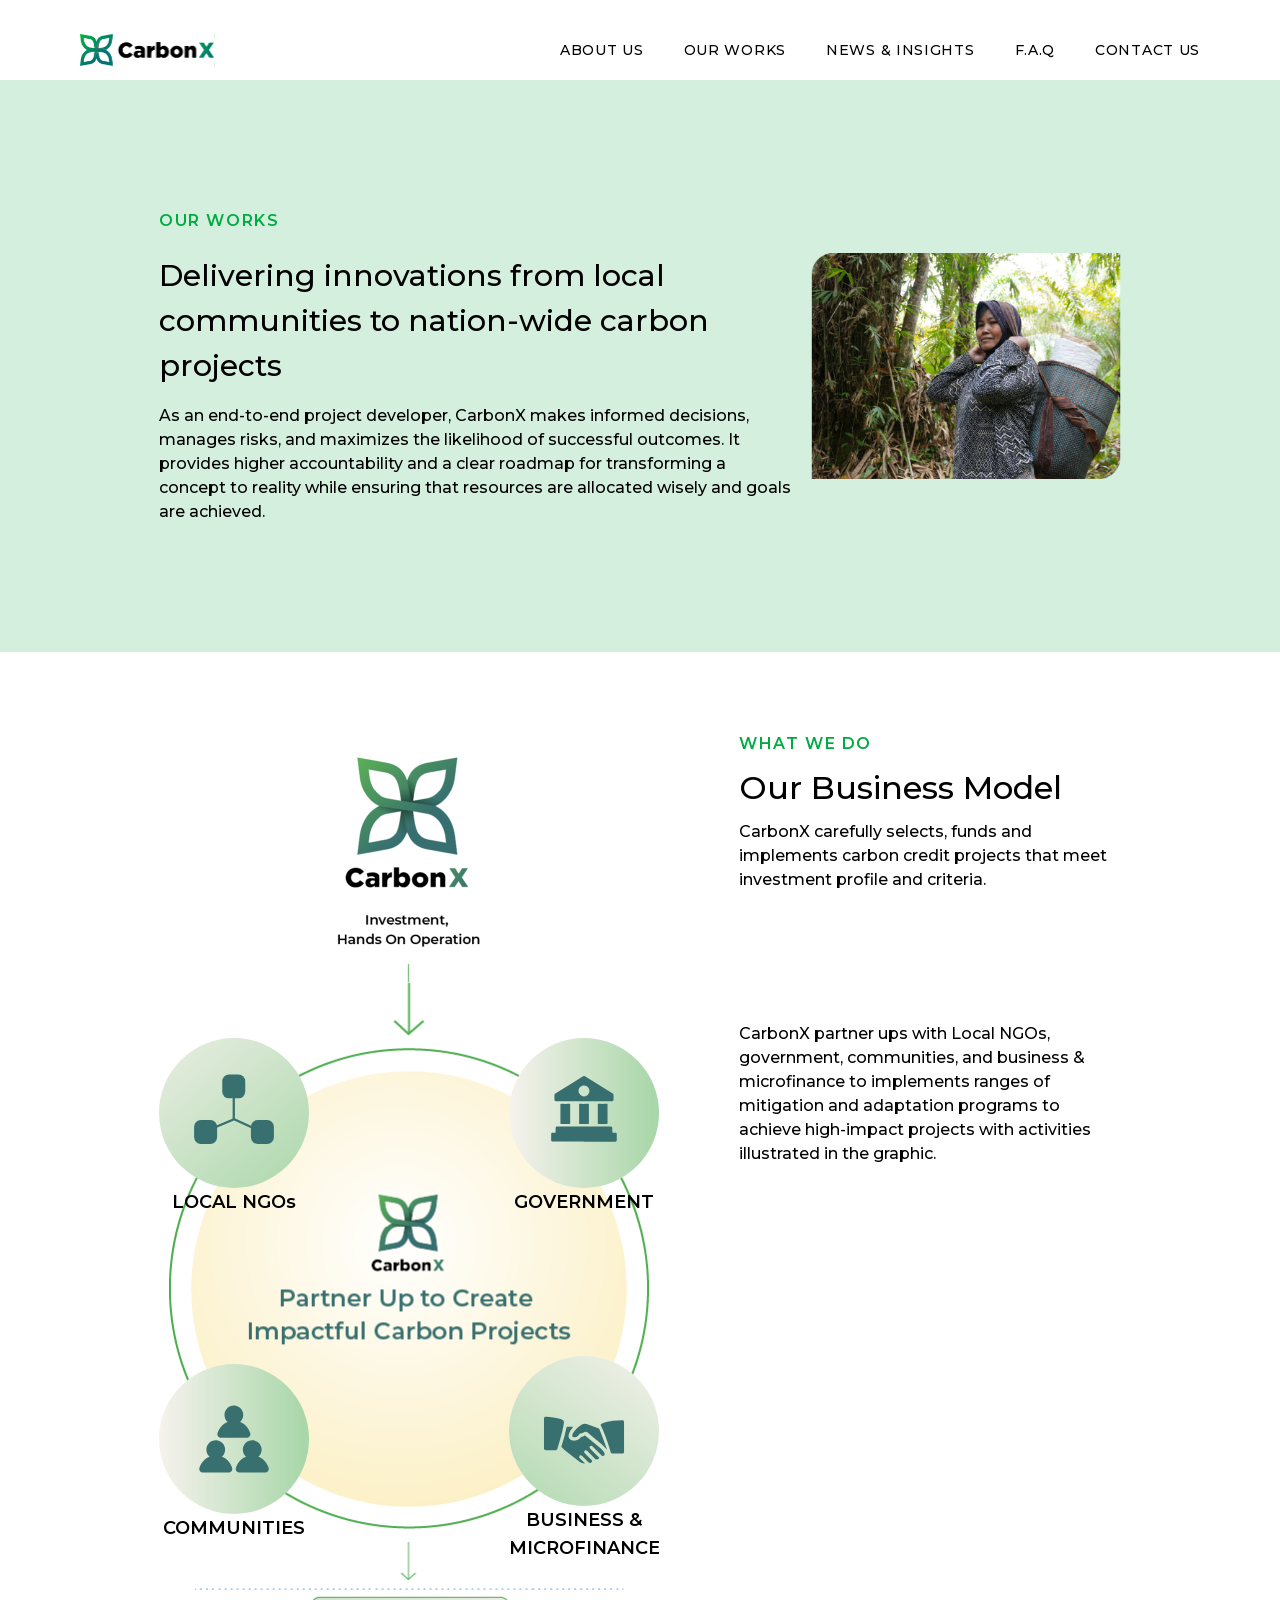
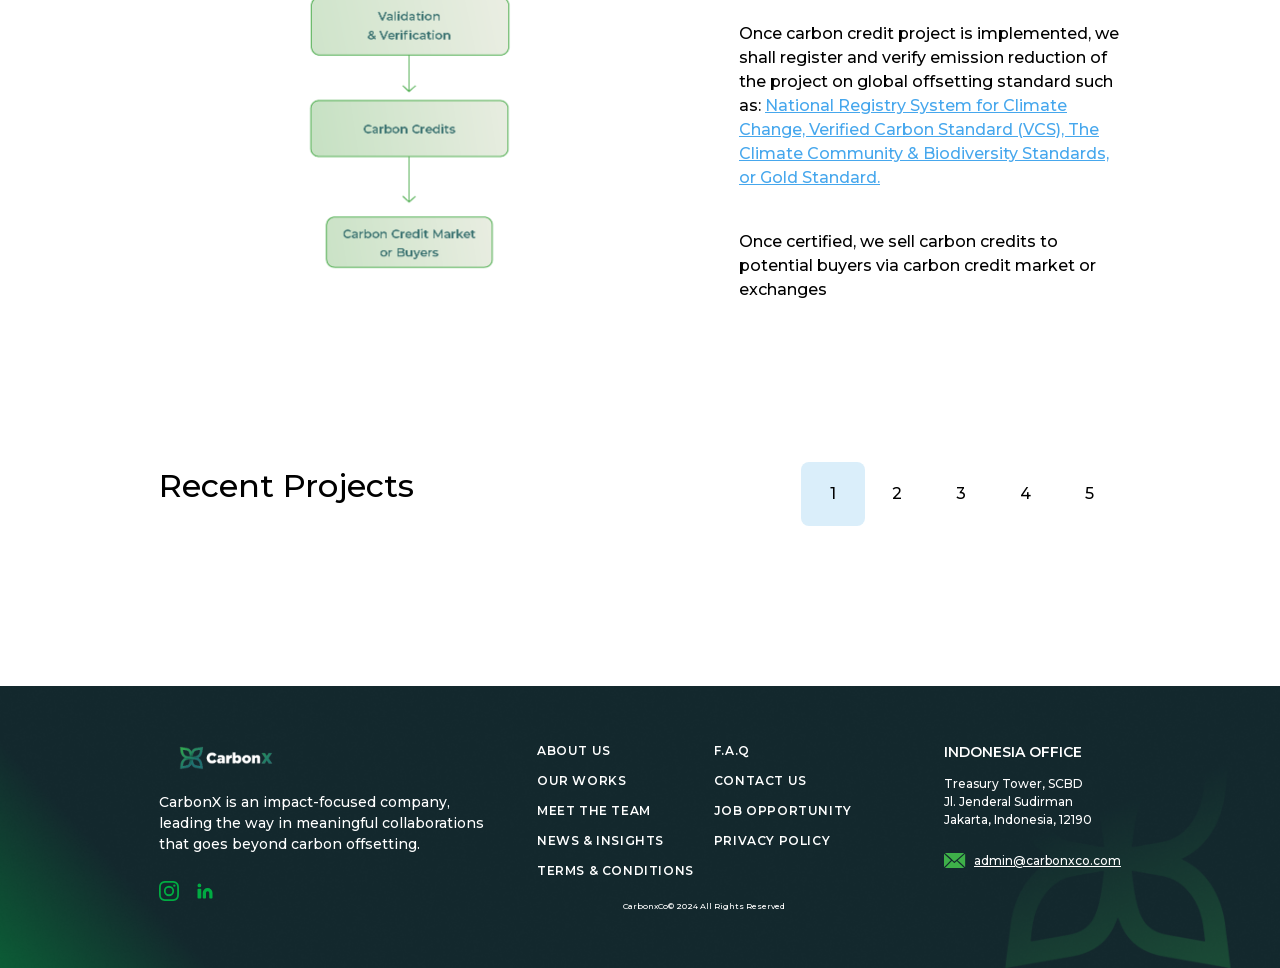
<file: works/index.html>
<!DOCTYPE html><html lang="en"><head><meta charSet="utf-8"/><meta name="viewport" content="width=device-width, initial-scale=1"/><link rel="stylesheet" href="/_next/static/css/3b4567dc17a296d3.css" crossorigin="" data-precedence="next"/><link rel="preload" as="script" fetchPriority="low" href="/_next/static/chunks/webpack-f6d367a908612e36.js" crossorigin=""/><script src="/_next/static/chunks/fd9d1056-3267ae85bcfda482.js" async="" crossorigin=""></script><script src="/_next/static/chunks/938-5064a08069773ac5.js" async="" crossorigin=""></script><script src="/_next/static/chunks/main-app-4e748a0f97928636.js" async="" crossorigin=""></script><script src="/_next/static/chunks/250-7f24effe9f352000.js" async=""></script><script src="/_next/static/chunks/644-b5a2b31b8eecede8.js" async=""></script><script src="/_next/static/chunks/818-982a6fd473014c6a.js" async=""></script><script src="/_next/static/chunks/app/works/page-6a800ae384616f22.js" async=""></script><script src="/_next/static/chunks/app/layout-532a8e9da59ddb2e.js" async=""></script><script src="/_next/static/chunks/503-990276ae78938b6c.js" async=""></script><script src="/_next/static/chunks/app/page-59a50ef7922b0fa5.js" async=""></script><title>Our Work | Carbonxco</title><meta name="description" content="CarbonX is co-creating a wide range of carbon projects, with an end goal to make the carbon market more accessible for every community."/><meta property="og:title" content="Carbonxco"/><meta property="og:description" content="Join CarbonX in empowering communities through quality carbon projects by leveraging climate technology solutions, for a more sustainable future."/><meta property="og:url" content="https://www.carbonxco.com/"/><meta property="og:image" content="https://www.carbonxco.com/carbonxco-og.jpg"/><meta property="og:image:width" content="1200"/><meta property="og:image:height" content="630"/><meta property="og:image:alt" content="Carbonxco open graph image"/><meta property="og:type" content="website"/><meta name="twitter:card" content="summary_large_image"/><meta name="twitter:title" content="Carbonxco"/><meta name="twitter:description" content="Join CarbonX in empowering communities through quality carbon projects by leveraging climate technology solutions, for a more sustainable future."/><meta name="twitter:image" content="https://www.carbonxco.com/carbonxco-og.jpg"/><meta name="twitter:image:width" content="1200"/><meta name="twitter:image:height" content="630"/><meta name="twitter:image:alt" content="Carbonxco open graph image"/><link rel="icon" href="/favicon.ico" type="image/x-icon" sizes="32x32"/><meta name="google-site-verification" content="V4-jqIYjS8SUgmCC_to9shf6Xzgp_-9ayVk7YSzKS-E"/><script src="/_next/static/chunks/polyfills-c67a75d1b6f99dc8.js" crossorigin="" noModule=""></script></head><body class="__className_069ab3 antialiased"><style>#nprogress{pointer-events:none}#nprogress .bar{background:#29d;position:fixed;z-index:1600;top: 0;left:0;width:100%;height:3px}#nprogress .peg{display:block;position:absolute;right:0;width:100px;height:100%;box-shadow:0 0 10px #29d,0 0 5px #29d;opacity:1;-webkit-transform:rotate(3deg) translate(0px,-4px);-ms-transform:rotate(3deg) translate(0px,-4px);transform:rotate(3deg) translate(0px,-4px)}#nprogress .spinner{display:block;position:fixed;z-index:1600;top: 15px;right:15px}#nprogress .spinner-icon{width:18px;height:18px;box-sizing:border-box;border:2px solid transparent;border-top-color:#29d;border-left-color:#29d;border-radius:50%;-webkit-animation:nprogress-spinner 400ms linear infinite;animation:nprogress-spinner 400ms linear infinite}.nprogress-custom-parent{overflow:hidden;position:relative}.nprogress-custom-parent #nprogress .bar,.nprogress-custom-parent #nprogress .spinner{position:absolute}@-webkit-keyframes nprogress-spinner{0%{-webkit-transform:rotate(0deg)}100%{-webkit-transform:rotate(360deg)}}@keyframes nprogress-spinner{0%{transform:rotate(0deg)}100%{transform:rotate(360deg)}}</style><div class="bg-white flex justify-between items-center h-[80px] p-3 md:p-5 md:pt-10 md:px-20"><a href="/"><img alt="carbonxco" loading="lazy" width="135" height="32" decoding="async" data-nimg="1" style="color:transparent" src="/assets/carbonxco-logo.svg"/></a><nav><div class="hidden lg:flex gap-10 items-center"><a class="tracking-wider text-[14px] font-medium text-center hover:text-[#00B040]" href="/about/">ABOUT US</a><a class="tracking-wider text-[14px] font-medium text-center hover:text-[#00B040]" href="/works/">OUR WORKS</a><a class="tracking-wider text-[14px] font-medium text-center hover:text-[#00B040]" href="/news/">NEWS &amp; INSIGHTS</a><a class="tracking-wider text-[14px] font-medium text-center hover:text-[#00B040]" href="/faq/">F.A.Q</a><a class="tracking-wider text-[14px] font-medium text-center hover:text-[#00B040]" href="/contact-us/">CONTACT US</a></div><div class="block lg:hidden"><button><img alt="menu" loading="lazy" width="40" height="40" decoding="async" data-nimg="1" style="color:transparent" src="/assets/menu-icon.svg"/></button></div></nav></div><div><div class="relative w-screen h-full lg:h-[572px] pt-10 pb-20 lg:py-0 bg-gradient-to-r from-[#D4EFDE] from-100% to-[#F0E5DB] to-100%"><div class="px-4 lg:px-[120px] xl:px-[159px] relative z-20 grid grid-cols-1 lg:grid-cols-[auto_auto] xl:grid-cols-[632px_auto] h-full gap-x-5"><div class="flex items-start flex-col justify-center h-full order-2 lg:order-1"><h3 class="undefined text-[#00AC42] font-semibold tracking-widest text-[16px]">OUR WORKS</h3><h2 class="text-black text-[30px] font-medium mt-5">Delivering innovations from local communities to nation-wide carbon projects</h2><p class="text-black text-[14px] lg:text-base font-medium mt-4">As an end-to-end project developer, CarbonX makes informed decisions, manages risks, and maximizes the likelihood of successful outcomes. It provides higher accountability and a clear roadmap for transforming a concept to reality while ensuring that resources are allocated wisely and goals are achieved.</p></div><div class="w-full h-full grid place-content-center order-1 lg:order-2 pb-10 lg:pb-0"><img alt="works hero" loading="lazy" width="400" height="314" decoding="async" data-nimg="1" style="color:transparent" src="/assets/hero/works-hero.png"/></div></div></div><div class="px-4 lg:px-[120px] xl:px-[159px] py-20"><div class="hidden lg:block"><div class="grid grid-cols-1 lg:grid-cols-[500px_auto] h-fit place-content-center w-full flex-row justify-start gap-x-20"><img alt="What we do 1" loading="lazy" width="500" height="250" decoding="async" data-nimg="1" class="object-fill hidden lg:block" style="color:transparent" src="/assets/works/what-we-do-1.png"/><div class=""><div class="w-full lg:max-w-[500px]"><h3 class="undefined text-[#00AC42] font-semibold tracking-widest text-[16px]">WHAT WE DO</h3><h1 class="text-[32px] font-medium my-2">Our Business Model</h1><p class="text-base font-medium">CarbonX carefully selects, funds and implements carbon credit projects that meet investment profile and criteria.</p></div></div></div><div class="grid grid-cols-1 lg:grid-cols-[500px_auto] h-fit place-content-center w-full flex-row justify-start gap-x-20"><div class="relative hidden lg:block"><img alt="what we do" loading="lazy" width="500" height="500" decoding="async" data-nimg="1" class="object-fill hidden lg:block what-we-do-center" style="color:transparent" src="/assets/works/what-we-do-center.png"/><div class="w-[150px] absolute top-14 left-0"><img alt="LOCAL NGOs" loading="lazy" width="150" height="150" decoding="async" data-nimg="1" class="object-fill hidden lg:block" style="color:transparent" src="/assets/works/what-we-do-local.svg"/><p class="text-center font-semibold text-lg text-wrap line-clamp-2">LOCAL NGOs</p></div><div class="w-[150px] absolute top-14 right-0"><img alt="GOVERNMENT" loading="lazy" width="150" height="150" decoding="async" data-nimg="1" class="object-fill hidden lg:block" style="color:transparent" src="/assets/works/what-we-do-gov.svg"/><p class="text-center font-semibold text-lg text-wrap line-clamp-2">GOVERNMENT</p></div><div class="w-[150px] absolute -bottom-5 right-0"><img alt="BUSINESS &amp; MICROFINANCE" loading="lazy" width="150" height="150" decoding="async" data-nimg="1" class="object-fill hidden lg:block" style="color:transparent" src="/assets/works/what-we-do-business.svg"/><p class="text-center font-semibold text-lg text-wrap line-clamp-2">BUSINESS &amp; MICROFINANCE</p></div><div class="w-[150px] absolute bottom-0 left-0"><img alt="COMMUNITIES" loading="lazy" width="150" height="150" decoding="async" data-nimg="1" class="object-fill hidden lg:block" style="color:transparent" src="/assets/works/what-we-do-comm.svg"/><p class="text-center font-semibold text-lg text-wrap line-clamp-2">COMMUNITIES</p></div></div><div class=""><div class="w-full lg:max-w-[500px]"><p class="font-medium text-base mt-3 lg:mt-10">CarbonX partner ups with Local NGOs, government, communities, and business &amp; microfinance to implements ranges of mitigation and adaptation programs to achieve high-impact projects with activities illustrated in the graphic.</p></div></div></div><div class="grid grid-cols-1 lg:grid-cols-[500px_auto] h-fit place-content-center w-full flex-row justify-start gap-x-20"><img alt="What we do 3" loading="lazy" width="500" height="500" decoding="async" data-nimg="1" class="object-fill hidden lg:block" style="color:transparent" src="/assets/works/what-we-do-3.png"/><div class=""><div class="w-full lg:max-w-[500px]"><p class="font-medium text-base mt-3 lg:mt-20">Once carbon credit project is implemented, we shall register and verify emission reduction of the project on global offsetting standard such as:<!-- --> <span class="text-[#46A7ED] underline underline-[#46A7ED]">National Registry System for Climate Change, Verified Carbon Standard (VCS), The Climate Community &amp; Biodiversity Standards, or Gold Standard.</span></p><p class="font-medium text-base mt-3 lg:mt-10">Once certified, we sell carbon credits to potential buyers via carbon credit market or exchanges</p></div></div></div></div><div class="flex justify-center items-center w-full flex-col mt-10 lg:hidden"><div><div class="w-full lg:max-w-[500px]"><h3 class="undefined text-[#00AC42] font-semibold tracking-widest text-[16px]">WHAT WE DO</h3><h1 class="text-[32px] font-medium my-2">Our Business Model</h1><p class="text-base font-medium">CarbonX carefully selects, funds and implements carbon credit projects that meet investment profile and criteria.</p></div></div><div><div class="w-full lg:max-w-[500px]"><p class="font-medium text-base mt-3 lg:mt-10">CarbonX partner ups with Local NGOs, government, communities, and business &amp; microfinance to implements ranges of mitigation and adaptation programs to achieve high-impact projects with activities illustrated in the graphic.</p></div></div><div><div class="w-full lg:max-w-[500px]"><ul class="block lg:hidden text-[14px] text-black text-left list-disc p-5 space-y-3 font-medium"><li>Fire management program,including canal blocking (when applicable)</li><li>Reforestation and rehabilitation</li><li>Technology Innovations</li><li>Conservation and habitat management</li><li>Community based ecosystem conservation</li><li>Community health and education programs</li></ul></div></div><div><img alt="What we do 1" loading="lazy" width="500" height="250" decoding="async" data-nimg="1" class="object-fill" style="color:transparent" src="/assets/works/what-we-do-1.png"/><img alt="What we do 2" loading="lazy" width="500" height="500" decoding="async" data-nimg="1" class="object-fill" style="color:transparent" src="/assets/works/what-we-do-2.png"/><img alt="What we do 3" loading="lazy" width="500" height="500" decoding="async" data-nimg="1" class="object-fill" style="color:transparent" src="/assets/works/what-we-do-3.png"/></div><div><div class="w-full lg:max-w-[500px]"><p class="font-medium text-base mt-3 lg:mt-20">Once carbon credit project is implemented, we shall register and verify emission reduction of the project on global offsetting standard such as:<!-- --> <span class="text-[#46A7ED] underline underline-[#46A7ED]">National Registry System for Climate Change, Verified Carbon Standard (VCS), The Climate Community &amp; Biodiversity Standards, or Gold Standard.</span></p><p class="font-medium text-base mt-3 lg:mt-10">Once certified, we sell carbon credits to potential buyers via carbon credit market or exchanges</p></div></div></div></div><div class="px-4 lg:px-[120px] xl:px-[159px] pt-10 pb-20"><div class="grid grid-cols-1 lg:grid-cols-2"><h1 class="text-[32px] font-medium text-center lg:text-left">Recent Projects</h1><div class="hidden lg:flex justify-end"><div class="flex-row justify-end flex"><button class="grid place-content-center w-16 h-16 rounded-lg bg-[#DAEEFA]"><p class="text-base font-medium">1</p></button><button class="grid place-content-center w-16 h-16 rounded-lg false"><p class="text-base font-medium">2</p></button><button class="grid place-content-center w-16 h-16 rounded-lg false"><p class="text-base font-medium">3</p></button><button class="grid place-content-center w-16 h-16 rounded-lg false"><p class="text-base font-medium">4</p></button><button class="grid place-content-center w-16 h-16 rounded-lg false"><p class="text-base font-medium">5</p></button></div></div></div><div class="grid grid-cols-1 md:grid-cols-2 xl:grid-cols-3 gap-5 py-10"></div><div class="flex-row justify-center flex lg:hidden w-full"><div class="flex-row justify-end flex"><button class="grid place-content-center w-16 h-16 rounded-lg bg-[#DAEEFA]"><p class="text-base font-medium">1</p></button><button class="grid place-content-center w-16 h-16 rounded-lg false"><p class="text-base font-medium">2</p></button><button class="grid place-content-center w-16 h-16 rounded-lg false"><p class="text-base font-medium">3</p></button><button class="grid place-content-center w-16 h-16 rounded-lg false"><p class="text-base font-medium">4</p></button><button class="grid place-content-center w-16 h-16 rounded-lg false"><p class="text-base font-medium">5</p></button></div></div></div></div><div class="px-4 lg:px-[120px] xl:px-[159px] bg-[#13282D] md:bg-transparent py-5 md:py-14 relative"><footer><div class="hidden relative z-20 md:flex justify-between items-start flex-col md:flex-row gap-x-2"><div class="flex justify-between items-start gap-12 flex-col md:flex-row"><div><a href="/"><div class="w-[135px] h-[32px] relative"><img alt="carbonxco" loading="lazy" decoding="async" data-nimg="fill" class="object-contain" style="position:absolute;height:100%;width:100%;left:0;top:0;right:0;bottom:0;color:transparent" src="/assets/footer-logo.png"/></div></a><p class="mt-[18px] mb-[26px] max-w-[330px] font-medium text-white text-[14px]">CarbonX is an impact-focused company, leading the way in meaningful collaborations that goes beyond carbon offsetting.</p><div class="hidden lg:flex flex-row justify-start gap-4"><a target="_blank" href="https://www.instagram.com/carbonx.id/"><svg xmlns="http://www.w3.org/2000/svg" class="hover:stroke-[#8ACE94] hover:fill-[#8ACE94]" width="20" height="20" fill="none"><path fill="#00AC42" d="M10 0C7.282 0 6.943.013 5.879.058 4.81.111 4.088.276 3.45.524c-.657.257-1.217.6-1.77 1.156A4.849 4.849 0 0 0 .524 3.45C.276 4.088.11 4.81.058 5.88.01 6.943 0 7.282 0 10c0 2.719.013 3.057.058 4.121.053 1.065.218 1.791.466 2.429.257.657.6 1.217 1.156 1.77a4.848 4.848 0 0 0 1.77 1.156c.638.245 1.364.413 2.429.466C6.943 19.99 7.282 20 10 20c2.719 0 3.057-.013 4.121-.058 1.065-.053 1.791-.222 2.429-.466a4.905 4.905 0 0 0 1.77-1.156 4.823 4.823 0 0 0 1.156-1.77c.245-.638.413-1.364.466-2.429C19.99 13.057 20 12.72 20 10c0-2.718-.013-3.057-.058-4.121-.053-1.065-.222-1.795-.466-2.429a4.905 4.905 0 0 0-1.156-1.77A4.823 4.823 0 0 0 16.55.524C15.912.276 15.186.11 14.12.058 13.057.01 12.72 0 10 0Zm0 1.8c2.67 0 2.989.013 4.044.058.973.046 1.503.209 1.855.346.47.182.798.397 1.153.748.348.348.563.68.745 1.15.137.352.3.882.345 1.855.045 1.055.058 1.375.058 4.044 0 2.669-.013 2.988-.061 4.043-.053.973-.215 1.504-.352 1.855-.19.47-.401.798-.75 1.153a3.155 3.155 0 0 1-1.152.745c-.348.138-.886.3-1.863.346-1.06.045-1.373.058-4.05.058-2.676 0-2.988-.013-4.05-.062-.973-.052-1.51-.215-1.862-.352-.475-.19-.8-.4-1.15-.75a3.004 3.004 0 0 1-.748-1.152c-.14-.347-.3-.885-.352-1.862-.035-1.048-.052-1.373-.052-4.037 0-2.663.017-2.989.052-4.05.052-.977.212-1.514.352-1.862.173-.476.397-.801.748-1.153a2.983 2.983 0 0 1 1.15-.75c.352-.136.876-.299 1.853-.348 1.06-.038 1.373-.052 4.046-.052l.041.03Zm0 3.067a5.132 5.132 0 0 0-5.134 5.134A5.132 5.132 0 0 0 10 15.135a5.132 5.132 0 0 0 5.134-5.134A5.132 5.132 0 0 0 10 4.867Zm0 8.468A3.331 3.331 0 0 1 6.666 10 3.331 3.331 0 0 1 10 6.668 3.331 3.331 0 0 1 13.334 10 3.331 3.331 0 0 1 10 13.335Zm6.54-8.673a1.202 1.202 0 0 1-2.402 0 1.202 1.202 0 0 1 2.403 0Z"></path></svg></a><a target="_blank" href="https://www.linkedin.com/company/carbonx-investments/"><svg xmlns="http://www.w3.org/2000/svg" class="hover:stroke-[#8ACE94] hover:fill-[#8ACE94]" width="20" height="20" fill="none"><path fill="#00AC42" d="M12.625 7a4.858 4.858 0 0 0-4.875 4.85v4.9a.75.75 0 0 0 .75.75h1.75a.75.75 0 0 0 .75-.75v-4.9a1.618 1.618 0 0 1 1.791-1.608 1.667 1.667 0 0 1 1.459 1.666v4.842a.75.75 0 0 0 .75.75h1.75a.75.75 0 0 0 .75-.75v-4.9A4.858 4.858 0 0 0 12.625 7ZM5.5 7.75H3.25a.75.75 0 0 0-.75.75v8.25c0 .414.336.75.75.75H5.5a.75.75 0 0 0 .75-.75V8.5a.75.75 0 0 0-.75-.75ZM4.375 6.25a1.875 1.875 0 1 0 0-3.75 1.875 1.875 0 0 0 0 3.75Z"></path></svg></a></div><p class="block lg:hidden font-medium text-white text-[8px]">CarbonxCo© 2024 All Rights Reserved</p></div><div class="flex justify-start items-start lg:justify-center flex-col lg:items-center"><div class="grid grid-cols-2 gap-y-3 gap-x-5"><a class="tracking-wider text-[12px] text-white text-start font-semibold hover:text-[#00B040]" href="/about/">ABOUT US</a><a class="tracking-wider text-[12px] text-white text-start font-semibold hover:text-[#00B040]" href="/faq/">F.A.Q</a><a class="tracking-wider text-[12px] text-white text-start font-semibold hover:text-[#00B040]" href="/works/">OUR WORKS</a><a class="tracking-wider text-[12px] text-white text-start font-semibold hover:text-[#00B040]" href="/contact-us/">CONTACT US</a><a class="tracking-wider text-[12px] text-white text-start font-semibold hover:text-[#00B040]" href="/teams/">MEET THE TEAM</a><a class="tracking-wider text-[12px] text-white text-start font-semibold hover:text-[#00B040]" href="/career/">JOB OPPORTUNITY</a><a class="tracking-wider text-[12px] text-white text-start font-semibold hover:text-[#00B040]" href="/news/">NEWS &amp; INSIGHTS</a><a class="tracking-wider text-[12px] text-white text-start font-semibold hover:text-[#00B040]" href="/pp/">PRIVACY POLICY</a><a class="tracking-wider text-[12px] text-white text-start font-semibold hover:text-[#00B040]" href="/tc/">TERMS &amp; CONDITIONS</a></div><p class="hidden lg:block font-medium text-white text-[8px] mt-5">CarbonxCo© 2024 All Rights Reserved</p></div></div><div class="mt-10 md:mt-0"><p class="font-semibold text-white text-[14px]">INDONESIA OFFICE</p><p class="mt-3 mb-6 font-medium text-white text-[12px]">Treasury Tower, SCBD<br/>Jl. Jenderal Sudirman<br/>Jakarta, Indonesia, 12190</p><a href="mailto:admin@carbonxco.com" class="flex flex-row flex-nowrap items-center gap-2"><svg xmlns="http://www.w3.org/2000/svg" width="22" height="15" fill="none"><path fill="#3EB049" d="M20.232 0H.903l.857.778c.856.778 1.711 1.557 2.568 2.334a7001.57 7001.57 0 0 0 5.264 4.771c.236.214.475.423.709.639.061.056.098.059.163.002.782-.687 1.567-1.372 2.353-2.056 1.075-.936 2.152-1.87 3.228-2.806l1.996-1.74L20.12.103c.034-.029.064-.06.111-.104Z"></path><path fill="#3EB049" d="M.852 15h19.397c-.18-.21-.386-.37-.576-.545-.675-.626-1.354-1.248-2.033-1.871l-2.811-2.58c-.606-.555-1.214-1.109-1.818-1.666-.24-.221-.237-.224-.48-.012l-1.972 1.717c-.199.172-.198.17-.395-.009-.705-.641-1.413-1.28-2.115-1.927-.097-.089-.147-.08-.237.009-2.285 2.26-4.573 4.519-6.86 6.777-.03.03-.059.061-.1.107ZM21.16 14.168V.813c-.226.194-.431.369-.635.546l-4.467 3.889c-.756.659-1.512 1.319-2.27 1.976-.08.07-.089.113-.005.19.795.724 1.585 1.452 2.377 2.179a6623.601 6623.601 0 0 1 4.772 4.384c.068.062.14.118.228.192ZM0 .826V14.13c.155-.109.265-.242.386-.362 1.277-1.26 2.55-2.524 3.826-3.786.894-.883 1.786-1.768 2.686-2.645.12-.118.103-.175-.012-.278-.864-.778-1.722-1.562-2.583-2.343-.938-.85-1.876-1.701-2.816-2.55C1 1.725.511 1.286 0 .826Z"></path></svg><span class="font-medium text-xs text-white underline">admin@carbonxco.com</span></a><div class="flex lg:hidden flex-row justify-start gap-4 mt-5"><a target="_blank" href="https://www.instagram.com/carbonx.id/"><svg xmlns="http://www.w3.org/2000/svg" class="hover:stroke-[#8ACE94] hover:fill-[#8ACE94]" width="20" height="20" fill="none"><path fill="#00AC42" d="M10 0C7.282 0 6.943.013 5.879.058 4.81.111 4.088.276 3.45.524c-.657.257-1.217.6-1.77 1.156A4.849 4.849 0 0 0 .524 3.45C.276 4.088.11 4.81.058 5.88.01 6.943 0 7.282 0 10c0 2.719.013 3.057.058 4.121.053 1.065.218 1.791.466 2.429.257.657.6 1.217 1.156 1.77a4.848 4.848 0 0 0 1.77 1.156c.638.245 1.364.413 2.429.466C6.943 19.99 7.282 20 10 20c2.719 0 3.057-.013 4.121-.058 1.065-.053 1.791-.222 2.429-.466a4.905 4.905 0 0 0 1.77-1.156 4.823 4.823 0 0 0 1.156-1.77c.245-.638.413-1.364.466-2.429C19.99 13.057 20 12.72 20 10c0-2.718-.013-3.057-.058-4.121-.053-1.065-.222-1.795-.466-2.429a4.905 4.905 0 0 0-1.156-1.77A4.823 4.823 0 0 0 16.55.524C15.912.276 15.186.11 14.12.058 13.057.01 12.72 0 10 0Zm0 1.8c2.67 0 2.989.013 4.044.058.973.046 1.503.209 1.855.346.47.182.798.397 1.153.748.348.348.563.68.745 1.15.137.352.3.882.345 1.855.045 1.055.058 1.375.058 4.044 0 2.669-.013 2.988-.061 4.043-.053.973-.215 1.504-.352 1.855-.19.47-.401.798-.75 1.153a3.155 3.155 0 0 1-1.152.745c-.348.138-.886.3-1.863.346-1.06.045-1.373.058-4.05.058-2.676 0-2.988-.013-4.05-.062-.973-.052-1.51-.215-1.862-.352-.475-.19-.8-.4-1.15-.75a3.004 3.004 0 0 1-.748-1.152c-.14-.347-.3-.885-.352-1.862-.035-1.048-.052-1.373-.052-4.037 0-2.663.017-2.989.052-4.05.052-.977.212-1.514.352-1.862.173-.476.397-.801.748-1.153a2.983 2.983 0 0 1 1.15-.75c.352-.136.876-.299 1.853-.348 1.06-.038 1.373-.052 4.046-.052l.041.03Zm0 3.067a5.132 5.132 0 0 0-5.134 5.134A5.132 5.132 0 0 0 10 15.135a5.132 5.132 0 0 0 5.134-5.134A5.132 5.132 0 0 0 10 4.867Zm0 8.468A3.331 3.331 0 0 1 6.666 10 3.331 3.331 0 0 1 10 6.668 3.331 3.331 0 0 1 13.334 10 3.331 3.331 0 0 1 10 13.335Zm6.54-8.673a1.202 1.202 0 0 1-2.402 0 1.202 1.202 0 0 1 2.403 0Z"></path></svg></a><a target="_blank" href="https://www.linkedin.com/company/carbonx-investments/"><svg xmlns="http://www.w3.org/2000/svg" class="hover:stroke-[#8ACE94] hover:fill-[#8ACE94]" width="20" height="20" fill="none"><path fill="#00AC42" d="M12.625 7a4.858 4.858 0 0 0-4.875 4.85v4.9a.75.75 0 0 0 .75.75h1.75a.75.75 0 0 0 .75-.75v-4.9a1.618 1.618 0 0 1 1.791-1.608 1.667 1.667 0 0 1 1.459 1.666v4.842a.75.75 0 0 0 .75.75h1.75a.75.75 0 0 0 .75-.75v-4.9A4.858 4.858 0 0 0 12.625 7ZM5.5 7.75H3.25a.75.75 0 0 0-.75.75v8.25c0 .414.336.75.75.75H5.5a.75.75 0 0 0 .75-.75V8.5a.75.75 0 0 0-.75-.75ZM4.375 6.25a1.875 1.875 0 1 0 0-3.75 1.875 1.875 0 0 0 0 3.75Z"></path></svg></a></div></div></div><div class="flex md:hidden relative z-20 flex-col"><div class="flex justify-start items-start lg:justify-center flex-col lg:items-center"><div class="grid grid-cols-2 gap-y-3 gap-x-5"><a class="tracking-wider text-[12px] text-white text-start font-semibold hover:text-[#00B040]" href="/about/">ABOUT US</a><a class="tracking-wider text-[12px] text-white text-start font-semibold hover:text-[#00B040]" href="/faq/">F.A.Q</a><a class="tracking-wider text-[12px] text-white text-start font-semibold hover:text-[#00B040]" href="/works/">OUR WORKS</a><a class="tracking-wider text-[12px] text-white text-start font-semibold hover:text-[#00B040]" href="/contact-us/">CONTACT US</a><a class="tracking-wider text-[12px] text-white text-start font-semibold hover:text-[#00B040]" href="/teams/">MEET THE TEAM</a><a class="tracking-wider text-[12px] text-white text-start font-semibold hover:text-[#00B040]" href="/career/">JOB OPPORTUNITY</a><a class="tracking-wider text-[12px] text-white text-start font-semibold hover:text-[#00B040]" href="/news/">NEWS &amp; INSIGHTS</a><a class="tracking-wider text-[12px] text-white text-start font-semibold hover:text-[#00B040]" href="/pp/">PRIVACY POLICY</a><a class="tracking-wider text-[12px] text-white text-start font-semibold hover:text-[#00B040]" href="/tc/">TERMS &amp; CONDITIONS</a></div><p class="hidden lg:block font-medium text-white text-[8px] mt-5">CarbonxCo© 2024 All Rights Reserved</p></div><div class="mt-10 md:mt-0"><p class="font-semibold text-white text-[14px]">INDONESIA OFFICE</p><p class="mt-3 mb-6 font-medium text-white text-[12px]">Treasury Tower, SCBD<br/>Jl. Jenderal Sudirman<br/>Jakarta, Indonesia, 12190</p><a href="mailto:admin@carbonxco.com" class="flex flex-row flex-nowrap items-center gap-2"><svg xmlns="http://www.w3.org/2000/svg" width="22" height="15" fill="none"><path fill="#3EB049" d="M20.232 0H.903l.857.778c.856.778 1.711 1.557 2.568 2.334a7001.57 7001.57 0 0 0 5.264 4.771c.236.214.475.423.709.639.061.056.098.059.163.002.782-.687 1.567-1.372 2.353-2.056 1.075-.936 2.152-1.87 3.228-2.806l1.996-1.74L20.12.103c.034-.029.064-.06.111-.104Z"></path><path fill="#3EB049" d="M.852 15h19.397c-.18-.21-.386-.37-.576-.545-.675-.626-1.354-1.248-2.033-1.871l-2.811-2.58c-.606-.555-1.214-1.109-1.818-1.666-.24-.221-.237-.224-.48-.012l-1.972 1.717c-.199.172-.198.17-.395-.009-.705-.641-1.413-1.28-2.115-1.927-.097-.089-.147-.08-.237.009-2.285 2.26-4.573 4.519-6.86 6.777-.03.03-.059.061-.1.107ZM21.16 14.168V.813c-.226.194-.431.369-.635.546l-4.467 3.889c-.756.659-1.512 1.319-2.27 1.976-.08.07-.089.113-.005.19.795.724 1.585 1.452 2.377 2.179a6623.601 6623.601 0 0 1 4.772 4.384c.068.062.14.118.228.192ZM0 .826V14.13c.155-.109.265-.242.386-.362 1.277-1.26 2.55-2.524 3.826-3.786.894-.883 1.786-1.768 2.686-2.645.12-.118.103-.175-.012-.278-.864-.778-1.722-1.562-2.583-2.343-.938-.85-1.876-1.701-2.816-2.55C1 1.725.511 1.286 0 .826Z"></path></svg><span class="font-medium text-xs text-white underline">admin@carbonxco.com</span></a><div class="flex lg:hidden flex-row justify-start gap-4 mt-5"><a target="_blank" href="https://www.instagram.com/carbonx.id/"><svg xmlns="http://www.w3.org/2000/svg" class="hover:stroke-[#8ACE94] hover:fill-[#8ACE94]" width="20" height="20" fill="none"><path fill="#00AC42" d="M10 0C7.282 0 6.943.013 5.879.058 4.81.111 4.088.276 3.45.524c-.657.257-1.217.6-1.77 1.156A4.849 4.849 0 0 0 .524 3.45C.276 4.088.11 4.81.058 5.88.01 6.943 0 7.282 0 10c0 2.719.013 3.057.058 4.121.053 1.065.218 1.791.466 2.429.257.657.6 1.217 1.156 1.77a4.848 4.848 0 0 0 1.77 1.156c.638.245 1.364.413 2.429.466C6.943 19.99 7.282 20 10 20c2.719 0 3.057-.013 4.121-.058 1.065-.053 1.791-.222 2.429-.466a4.905 4.905 0 0 0 1.77-1.156 4.823 4.823 0 0 0 1.156-1.77c.245-.638.413-1.364.466-2.429C19.99 13.057 20 12.72 20 10c0-2.718-.013-3.057-.058-4.121-.053-1.065-.222-1.795-.466-2.429a4.905 4.905 0 0 0-1.156-1.77A4.823 4.823 0 0 0 16.55.524C15.912.276 15.186.11 14.12.058 13.057.01 12.72 0 10 0Zm0 1.8c2.67 0 2.989.013 4.044.058.973.046 1.503.209 1.855.346.47.182.798.397 1.153.748.348.348.563.68.745 1.15.137.352.3.882.345 1.855.045 1.055.058 1.375.058 4.044 0 2.669-.013 2.988-.061 4.043-.053.973-.215 1.504-.352 1.855-.19.47-.401.798-.75 1.153a3.155 3.155 0 0 1-1.152.745c-.348.138-.886.3-1.863.346-1.06.045-1.373.058-4.05.058-2.676 0-2.988-.013-4.05-.062-.973-.052-1.51-.215-1.862-.352-.475-.19-.8-.4-1.15-.75a3.004 3.004 0 0 1-.748-1.152c-.14-.347-.3-.885-.352-1.862-.035-1.048-.052-1.373-.052-4.037 0-2.663.017-2.989.052-4.05.052-.977.212-1.514.352-1.862.173-.476.397-.801.748-1.153a2.983 2.983 0 0 1 1.15-.75c.352-.136.876-.299 1.853-.348 1.06-.038 1.373-.052 4.046-.052l.041.03Zm0 3.067a5.132 5.132 0 0 0-5.134 5.134A5.132 5.132 0 0 0 10 15.135a5.132 5.132 0 0 0 5.134-5.134A5.132 5.132 0 0 0 10 4.867Zm0 8.468A3.331 3.331 0 0 1 6.666 10 3.331 3.331 0 0 1 10 6.668 3.331 3.331 0 0 1 13.334 10 3.331 3.331 0 0 1 10 13.335Zm6.54-8.673a1.202 1.202 0 0 1-2.402 0 1.202 1.202 0 0 1 2.403 0Z"></path></svg></a><a target="_blank" href="https://www.linkedin.com/company/carbonx-investments/"><svg xmlns="http://www.w3.org/2000/svg" class="hover:stroke-[#8ACE94] hover:fill-[#8ACE94]" width="20" height="20" fill="none"><path fill="#00AC42" d="M12.625 7a4.858 4.858 0 0 0-4.875 4.85v4.9a.75.75 0 0 0 .75.75h1.75a.75.75 0 0 0 .75-.75v-4.9a1.618 1.618 0 0 1 1.791-1.608 1.667 1.667 0 0 1 1.459 1.666v4.842a.75.75 0 0 0 .75.75h1.75a.75.75 0 0 0 .75-.75v-4.9A4.858 4.858 0 0 0 12.625 7ZM5.5 7.75H3.25a.75.75 0 0 0-.75.75v8.25c0 .414.336.75.75.75H5.5a.75.75 0 0 0 .75-.75V8.5a.75.75 0 0 0-.75-.75ZM4.375 6.25a1.875 1.875 0 1 0 0-3.75 1.875 1.875 0 0 0 0 3.75Z"></path></svg></a></div></div><div class="mt-10"><div><a href="/"><div class="w-[135px] h-[32px] relative"><img alt="carbonxco" loading="lazy" decoding="async" data-nimg="fill" class="object-contain" style="position:absolute;height:100%;width:100%;left:0;top:0;right:0;bottom:0;color:transparent" src="/assets/footer-logo.png"/></div></a><p class="mt-[18px] mb-[26px] max-w-[330px] font-medium text-white text-[14px]">CarbonX is an impact-focused company, leading the way in meaningful collaborations that goes beyond carbon offsetting.</p><div class="hidden lg:flex flex-row justify-start gap-4"><a target="_blank" href="https://www.instagram.com/carbonx.id/"><svg xmlns="http://www.w3.org/2000/svg" class="hover:stroke-[#8ACE94] hover:fill-[#8ACE94]" width="20" height="20" fill="none"><path fill="#00AC42" d="M10 0C7.282 0 6.943.013 5.879.058 4.81.111 4.088.276 3.45.524c-.657.257-1.217.6-1.77 1.156A4.849 4.849 0 0 0 .524 3.45C.276 4.088.11 4.81.058 5.88.01 6.943 0 7.282 0 10c0 2.719.013 3.057.058 4.121.053 1.065.218 1.791.466 2.429.257.657.6 1.217 1.156 1.77a4.848 4.848 0 0 0 1.77 1.156c.638.245 1.364.413 2.429.466C6.943 19.99 7.282 20 10 20c2.719 0 3.057-.013 4.121-.058 1.065-.053 1.791-.222 2.429-.466a4.905 4.905 0 0 0 1.77-1.156 4.823 4.823 0 0 0 1.156-1.77c.245-.638.413-1.364.466-2.429C19.99 13.057 20 12.72 20 10c0-2.718-.013-3.057-.058-4.121-.053-1.065-.222-1.795-.466-2.429a4.905 4.905 0 0 0-1.156-1.77A4.823 4.823 0 0 0 16.55.524C15.912.276 15.186.11 14.12.058 13.057.01 12.72 0 10 0Zm0 1.8c2.67 0 2.989.013 4.044.058.973.046 1.503.209 1.855.346.47.182.798.397 1.153.748.348.348.563.68.745 1.15.137.352.3.882.345 1.855.045 1.055.058 1.375.058 4.044 0 2.669-.013 2.988-.061 4.043-.053.973-.215 1.504-.352 1.855-.19.47-.401.798-.75 1.153a3.155 3.155 0 0 1-1.152.745c-.348.138-.886.3-1.863.346-1.06.045-1.373.058-4.05.058-2.676 0-2.988-.013-4.05-.062-.973-.052-1.51-.215-1.862-.352-.475-.19-.8-.4-1.15-.75a3.004 3.004 0 0 1-.748-1.152c-.14-.347-.3-.885-.352-1.862-.035-1.048-.052-1.373-.052-4.037 0-2.663.017-2.989.052-4.05.052-.977.212-1.514.352-1.862.173-.476.397-.801.748-1.153a2.983 2.983 0 0 1 1.15-.75c.352-.136.876-.299 1.853-.348 1.06-.038 1.373-.052 4.046-.052l.041.03Zm0 3.067a5.132 5.132 0 0 0-5.134 5.134A5.132 5.132 0 0 0 10 15.135a5.132 5.132 0 0 0 5.134-5.134A5.132 5.132 0 0 0 10 4.867Zm0 8.468A3.331 3.331 0 0 1 6.666 10 3.331 3.331 0 0 1 10 6.668 3.331 3.331 0 0 1 13.334 10 3.331 3.331 0 0 1 10 13.335Zm6.54-8.673a1.202 1.202 0 0 1-2.402 0 1.202 1.202 0 0 1 2.403 0Z"></path></svg></a><a target="_blank" href="https://www.linkedin.com/company/carbonx-investments/"><svg xmlns="http://www.w3.org/2000/svg" class="hover:stroke-[#8ACE94] hover:fill-[#8ACE94]" width="20" height="20" fill="none"><path fill="#00AC42" d="M12.625 7a4.858 4.858 0 0 0-4.875 4.85v4.9a.75.75 0 0 0 .75.75h1.75a.75.75 0 0 0 .75-.75v-4.9a1.618 1.618 0 0 1 1.791-1.608 1.667 1.667 0 0 1 1.459 1.666v4.842a.75.75 0 0 0 .75.75h1.75a.75.75 0 0 0 .75-.75v-4.9A4.858 4.858 0 0 0 12.625 7ZM5.5 7.75H3.25a.75.75 0 0 0-.75.75v8.25c0 .414.336.75.75.75H5.5a.75.75 0 0 0 .75-.75V8.5a.75.75 0 0 0-.75-.75ZM4.375 6.25a1.875 1.875 0 1 0 0-3.75 1.875 1.875 0 0 0 0 3.75Z"></path></svg></a></div><p class="block lg:hidden font-medium text-white text-[8px]">CarbonxCo© 2024 All Rights Reserved</p></div></div></div><img alt="carbonx footer" loading="lazy" decoding="async" data-nimg="fill" class="z-10 hidden md:block absolute top-0 left-0 object-cover" style="position:absolute;height:100%;width:100%;left:0;top:0;right:0;bottom:0;color:transparent" src="/assets/footer-bg.png"/></footer></div><script src="/_next/static/chunks/webpack-f6d367a908612e36.js" crossorigin="" async=""></script><script>(self.__next_f=self.__next_f||[]).push([0]);self.__next_f.push([2,null])</script><script>self.__next_f.push([1,"1:HL[\"/_next/static/css/3b4567dc17a296d3.css\",\"style\",{\"crossOrigin\":\"\"}]\n0:\"$L2\"\n"])</script><script>self.__next_f.push([1,"3:I[7690,[],\"\"]\n5:I[1749,[\"250\",\"static/chunks/250-7f24effe9f352000.js\",\"644\",\"static/chunks/644-b5a2b31b8eecede8.js\",\"818\",\"static/chunks/818-982a6fd473014c6a.js\",\"453\",\"static/chunks/app/works/page-6a800ae384616f22.js\"],\"Image\"]\n6:I[5783,[\"250\",\"static/chunks/250-7f24effe9f352000.js\",\"644\",\"static/chunks/644-b5a2b31b8eecede8.js\",\"818\",\"static/chunks/818-982a6fd473014c6a.js\",\"453\",\"static/chunks/app/works/page-6a800ae384616f22.js\"],\"WhatWeDo\"]\n7:I[4266,[\"250\",\"static/chunks/250-7f24effe9f352000.js\",\"644\",\""])</script><script>self.__next_f.push([1,"static/chunks/644-b5a2b31b8eecede8.js\",\"818\",\"static/chunks/818-982a6fd473014c6a.js\",\"453\",\"static/chunks/app/works/page-6a800ae384616f22.js\"],\"RecentProjects\"]\n8:I[5613,[],\"\"]\n9:I[1778,[],\"\"]\na:I[3955,[\"250\",\"static/chunks/250-7f24effe9f352000.js\",\"644\",\"static/chunks/644-b5a2b31b8eecede8.js\",\"185\",\"static/chunks/app/layout-532a8e9da59ddb2e.js\"],\"\"]\nb:I[5250,[\"250\",\"static/chunks/250-7f24effe9f352000.js\",\"644\",\"static/chunks/644-b5a2b31b8eecede8.js\",\"503\",\"static/chunks/503-990276ae78938b6c.js\",\"931\",\"stat"])</script><script>self.__next_f.push([1,"ic/chunks/app/page-59a50ef7922b0fa5.js\"],\"\"]\nc:I[9885,[\"250\",\"static/chunks/250-7f24effe9f352000.js\",\"644\",\"static/chunks/644-b5a2b31b8eecede8.js\",\"185\",\"static/chunks/app/layout-532a8e9da59ddb2e.js\"],\"Sidebar\"]\n5d:I[8955,[],\"\"]\nd:T69a,"])</script><script>self.__next_f.push([1,"M10 0C7.282 0 6.943.013 5.879.058 4.81.111 4.088.276 3.45.524c-.657.257-1.217.6-1.77 1.156A4.849 4.849 0 0 0 .524 3.45C.276 4.088.11 4.81.058 5.88.01 6.943 0 7.282 0 10c0 2.719.013 3.057.058 4.121.053 1.065.218 1.791.466 2.429.257.657.6 1.217 1.156 1.77a4.848 4.848 0 0 0 1.77 1.156c.638.245 1.364.413 2.429.466C6.943 19.99 7.282 20 10 20c2.719 0 3.057-.013 4.121-.058 1.065-.053 1.791-.222 2.429-.466a4.905 4.905 0 0 0 1.77-1.156 4.823 4.823 0 0 0 1.156-1.77c.245-.638.413-1.364.466-2.429C19.99 13.057 20 12.72 20 10c0-2.718-.013-3.057-.058-4.121-.053-1.065-.222-1.795-.466-2.429a4.905 4.905 0 0 0-1.156-1.77A4.823 4.823 0 0 0 16.55.524C15.912.276 15.186.11 14.12.058 13.057.01 12.72 0 10 0Zm0 1.8c2.67 0 2.989.013 4.044.058.973.046 1.503.209 1.855.346.47.182.798.397 1.153.748.348.348.563.68.745 1.15.137.352.3.882.345 1.855.045 1.055.058 1.375.058 4.044 0 2.669-.013 2.988-.061 4.043-.053.973-.215 1.504-.352 1.855-.19.47-.401.798-.75 1.153a3.155 3.155 0 0 1-1.152.745c-.348.138-.886.3-1.863.346-1.06.045-1.373.058-4.05.058-2.676 0-2.988-.013-4.05-.062-.973-.052-1.51-.215-1.862-.352-.475-.19-.8-.4-1.15-.75a3.004 3.004 0 0 1-.748-1.152c-.14-.347-.3-.885-.352-1.862-.035-1.048-.052-1.373-.052-4.037 0-2.663.017-2.989.052-4.05.052-.977.212-1.514.352-1.862.173-.476.397-.801.748-1.153a2.983 2.983 0 0 1 1.15-.75c.352-.136.876-.299 1.853-.348 1.06-.038 1.373-.052 4.046-.052l.041.03Zm0 3.067a5.132 5.132 0 0 0-5.134 5.134A5.132 5.132 0 0 0 10 15.135a5.132 5.132 0 0 0 5.134-5.134A5.132 5.132 0 0 0 10 4.867Zm0 8.468A3.331 3.331 0 0 1 6.666 10 3.331 3.331 0 0 1 10 6.668 3.331 3.331 0 0 1 13.334 10 3.331 3.331 0 0 1 10 13.335Zm6.54-8.673a1.202 1.202 0 0 1-2.402 0 1.202 1.202 0 0 1 2.403 0Z"])</script><script>self.__next_f.push([1,"e:T69a,"])</script><script>self.__next_f.push([1,"M10 0C7.282 0 6.943.013 5.879.058 4.81.111 4.088.276 3.45.524c-.657.257-1.217.6-1.77 1.156A4.849 4.849 0 0 0 .524 3.45C.276 4.088.11 4.81.058 5.88.01 6.943 0 7.282 0 10c0 2.719.013 3.057.058 4.121.053 1.065.218 1.791.466 2.429.257.657.6 1.217 1.156 1.77a4.848 4.848 0 0 0 1.77 1.156c.638.245 1.364.413 2.429.466C6.943 19.99 7.282 20 10 20c2.719 0 3.057-.013 4.121-.058 1.065-.053 1.791-.222 2.429-.466a4.905 4.905 0 0 0 1.77-1.156 4.823 4.823 0 0 0 1.156-1.77c.245-.638.413-1.364.466-2.429C19.99 13.057 20 12.72 20 10c0-2.718-.013-3.057-.058-4.121-.053-1.065-.222-1.795-.466-2.429a4.905 4.905 0 0 0-1.156-1.77A4.823 4.823 0 0 0 16.55.524C15.912.276 15.186.11 14.12.058 13.057.01 12.72 0 10 0Zm0 1.8c2.67 0 2.989.013 4.044.058.973.046 1.503.209 1.855.346.47.182.798.397 1.153.748.348.348.563.68.745 1.15.137.352.3.882.345 1.855.045 1.055.058 1.375.058 4.044 0 2.669-.013 2.988-.061 4.043-.053.973-.215 1.504-.352 1.855-.19.47-.401.798-.75 1.153a3.155 3.155 0 0 1-1.152.745c-.348.138-.886.3-1.863.346-1.06.045-1.373.058-4.05.058-2.676 0-2.988-.013-4.05-.062-.973-.052-1.51-.215-1.862-.352-.475-.19-.8-.4-1.15-.75a3.004 3.004 0 0 1-.748-1.152c-.14-.347-.3-.885-.352-1.862-.035-1.048-.052-1.373-.052-4.037 0-2.663.017-2.989.052-4.05.052-.977.212-1.514.352-1.862.173-.476.397-.801.748-1.153a2.983 2.983 0 0 1 1.15-.75c.352-.136.876-.299 1.853-.348 1.06-.038 1.373-.052 4.046-.052l.041.03Zm0 3.067a5.132 5.132 0 0 0-5.134 5.134A5.132 5.132 0 0 0 10 15.135a5.132 5.132 0 0 0 5.134-5.134A5.132 5.132 0 0 0 10 4.867Zm0 8.468A3.331 3.331 0 0 1 6.666 10 3.331 3.331 0 0 1 10 6.668 3.331 3.331 0 0 1 13.334 10 3.331 3.331 0 0 1 10 13.335Zm6.54-8.673a1.202 1.202 0 0 1-2.402 0 1.202 1.202 0 0 1 2.403 0Z"])</script><script>self.__next_f.push([1,"16:{\"className\":\"tracking-wider text-[12px] text-white text-start font-semibold hover:text-[#00B040]\",\"href\":\"/about\",\"children\":\"ABOUT US\"}\n15:[\"$\",\"$Lb\",\"ABOUT US\",\"$16\"]\n18:{\"className\":\"tracking-wider text-[12px] text-white text-start font-semibold hover:text-[#00B040]\",\"href\":\"/faq\",\"children\":\"F.A.Q\"}\n17:[\"$\",\"$Lb\",\"F.A.Q\",\"$18\"]\n1a:{\"className\":\"tracking-wider text-[12px] text-white text-start font-semibold hover:text-[#00B040]\",\"href\":\"/works\",\"children\":\"OUR WORKS\"}\n19:[\"$\",\"$Lb\",\"OUR WORKS\",\"$1a\"]"])</script><script>self.__next_f.push([1,"\n1c:{\"className\":\"tracking-wider text-[12px] text-white text-start font-semibold hover:text-[#00B040]\",\"href\":\"/contact-us\",\"children\":\"CONTACT US\"}\n1b:[\"$\",\"$Lb\",\"CONTACT US\",\"$1c\"]\n1e:{\"className\":\"tracking-wider text-[12px] text-white text-start font-semibold hover:text-[#00B040]\",\"href\":\"/teams\",\"children\":\"MEET THE TEAM\"}\n1d:[\"$\",\"$Lb\",\"MEET THE TEAM\",\"$1e\"]\n20:{\"className\":\"tracking-wider text-[12px] text-white text-start font-semibold hover:text-[#00B040]\",\"href\":\"/career\",\"children\":\"JOB OPPORTUNITY"])</script><script>self.__next_f.push([1,"\"}\n1f:[\"$\",\"$Lb\",\"JOB OPPORTUNITY\",\"$20\"]\n22:{\"className\":\"tracking-wider text-[12px] text-white text-start font-semibold hover:text-[#00B040]\",\"href\":\"/news\",\"children\":\"NEWS \u0026 INSIGHTS\"}\n21:[\"$\",\"$Lb\",\"NEWS \u0026 INSIGHTS\",\"$22\"]\n24:{\"className\":\"tracking-wider text-[12px] text-white text-start font-semibold hover:text-[#00B040]\",\"href\":\"/pp\",\"children\":\"PRIVACY POLICY\"}\n23:[\"$\",\"$Lb\",\"PRIVACY POLICY\",\"$24\"]\n26:{\"className\":\"tracking-wider text-[12px] text-white text-start font-semibold hover:text-[#00B040]\","])</script><script>self.__next_f.push([1,"\"href\":\"/tc\",\"children\":\"TERMS \u0026 CONDITIONS\"}\n25:[\"$\",\"$Lb\",\"TERMS \u0026 CONDITIONS\",\"$26\"]\n14:[\"$15\",\"$17\",\"$19\",\"$1b\",\"$1d\",\"$1f\",\"$21\",\"$23\",\"$25\"]\n13:{\"className\":\"grid grid-cols-2 gap-y-3 gap-x-5\",\"children\":\"$14\"}\n12:[\"$\",\"div\",null,\"$13\"]\n28:{\"className\":\"hidden lg:block font-medium text-white text-[8px] mt-5\",\"children\":\"CarbonxCo© 2024 All Rights Reserved\"}\n27:[\"$\",\"p\",null,\"$28\"]\n11:[\"$12\",\"$27\"]\n10:{\"className\":\"flex justify-start items-start lg:justify-center flex-col lg:items-center\",\"children\":\"$"])</script><script>self.__next_f.push([1,"11\"}\nf:[\"$\",\"div\",null,\"$10\"]\n2d:{\"className\":\"font-semibold text-white text-[14px]\",\"children\":\"INDONESIA OFFICE\"}\n2c:[\"$\",\"p\",null,\"$2d\"]\n32:{}\n31:[\"$\",\"br\",null,\"$32\"]\n34:{}\n33:[\"$\",\"br\",null,\"$34\"]\n30:[\"Treasury Tower, SCBD\",\"$31\",\"Jl. Jenderal Sudirman\",\"$33\",\"Jakarta, Indonesia, 12190\"]\n2f:{\"className\":\"mt-3 mb-6 font-medium text-white text-[12px]\",\"children\":\"$30\"}\n2e:[\"$\",\"p\",null,\"$2f\"]\n"])</script><script>self.__next_f.push([1,"38:[\"$\",\"svg\",null,{\"xmlns\":\"http://www.w3.org/2000/svg\",\"width\":22,\"height\":15,\"fill\":\"none\",\"children\":[[\"$\",\"path\",null,{\"fill\":\"#3EB049\",\"d\":\"M20.232 0H.903l.857.778c.856.778 1.711 1.557 2.568 2.334a7001.57 7001.57 0 0 0 5.264 4.771c.236.214.475.423.709.639.061.056.098.059.163.002.782-.687 1.567-1.372 2.353-2.056 1.075-.936 2.152-1.87 3.228-2.806l1.996-1.74L20.12.103c.034-.029.064-.06.111-.104Z\"}],[\"$\",\"path\",null,{\"fill\":\"#3EB049\",\"d\":\"M.852 15h19.397c-.18-.21-.386-.37-.576-.545-.675-.626-1.354-1.248-2.033-1.871l-2.811-2.58c-.606-.555-1.214-1.109-1.818-1.666-.24-.221-.237-.224-.48-.012l-1.972 1.717c-.199.172-.198.17-.395-.009-.705-.641-1.413-1.28-2.115-1.927-.097-.089-.147-.08-.237.009-2.285 2.26-4.573 4.519-6.86 6.777-.03.03-.059.061-.1.107ZM21.16 14.168V.813c-.226.194-.431.369-.635.546l-4.467 3.889c-.756.659-1.512 1.319-2.27 1.976-.08.07-.089.113-.005.19.795.724 1.585 1.452 2.377 2.179a6623.601 6623.601 0 0 1 4.772 4.384c.068.062.14.118.228.192ZM0 .826V14.13c.155-.109.265-.242.386-.362 1.277-1.26 2.55-2.524 3.826-3.786.894-.883 1.786-1.768 2.686-2.645.12-.118.103-.175-.012-.278-.864-.778-1.722-1.562-2.583-2.343-.938-.85-1.876-1.701-2.816-2.55C1 1.725.511 1.286 0 .826Z\"}]]}]\n"])</script><script>self.__next_f.push([1,"3a:{\"className\":\"font-medium text-xs text-white underline\",\"children\":\"admin@carbonxco.com\"}\n39:[\"$\",\"span\",null,\"$3a\"]\n37:[\"$38\",\"$39\"]\n36:{\"href\":\"mailto:admin@carbonxco.com\",\"className\":\"flex flex-row flex-nowrap items-center gap-2\",\"children\":\"$37\"}\n35:[\"$\",\"a\",null,\"$36\"]\n41:T69a,"])</script><script>self.__next_f.push([1,"M10 0C7.282 0 6.943.013 5.879.058 4.81.111 4.088.276 3.45.524c-.657.257-1.217.6-1.77 1.156A4.849 4.849 0 0 0 .524 3.45C.276 4.088.11 4.81.058 5.88.01 6.943 0 7.282 0 10c0 2.719.013 3.057.058 4.121.053 1.065.218 1.791.466 2.429.257.657.6 1.217 1.156 1.77a4.848 4.848 0 0 0 1.77 1.156c.638.245 1.364.413 2.429.466C6.943 19.99 7.282 20 10 20c2.719 0 3.057-.013 4.121-.058 1.065-.053 1.791-.222 2.429-.466a4.905 4.905 0 0 0 1.77-1.156 4.823 4.823 0 0 0 1.156-1.77c.245-.638.413-1.364.466-2.429C19.99 13.057 20 12.72 20 10c0-2.718-.013-3.057-.058-4.121-.053-1.065-.222-1.795-.466-2.429a4.905 4.905 0 0 0-1.156-1.77A4.823 4.823 0 0 0 16.55.524C15.912.276 15.186.11 14.12.058 13.057.01 12.72 0 10 0Zm0 1.8c2.67 0 2.989.013 4.044.058.973.046 1.503.209 1.855.346.47.182.798.397 1.153.748.348.348.563.68.745 1.15.137.352.3.882.345 1.855.045 1.055.058 1.375.058 4.044 0 2.669-.013 2.988-.061 4.043-.053.973-.215 1.504-.352 1.855-.19.47-.401.798-.75 1.153a3.155 3.155 0 0 1-1.152.745c-.348.138-.886.3-1.863.346-1.06.045-1.373.058-4.05.058-2.676 0-2.988-.013-4.05-.062-.973-.052-1.51-.215-1.862-.352-.475-.19-.8-.4-1.15-.75a3.004 3.004 0 0 1-.748-1.152c-.14-.347-.3-.885-.352-1.862-.035-1.048-.052-1.373-.052-4.037 0-2.663.017-2.989.052-4.05.052-.977.212-1.514.352-1.862.173-.476.397-.801.748-1.153a2.983 2.983 0 0 1 1.15-.75c.352-.136.876-.299 1.853-.348 1.06-.038 1.373-.052 4.046-.052l.041.03Zm0 3.067a5.132 5.132 0 0 0-5.134 5.134A5.132 5.132 0 0 0 10 15.135a5.132 5.132 0 0 0 5.134-5.134A5.132 5.132 0 0 0 10 4.867Zm0 8.468A3.331 3.331 0 0 1 6.666 10 3.331 3.331 0 0 1 10 6.668 3.331 3.331 0 0 1 13.334 10 3.331 3.331 0 0 1 10 13.335Zm6.54-8.673a1.202 1.202 0 0 1-2.402 0 1.202 1.202 0 0 1 2.403 0Z"])</script><script>self.__next_f.push([1,"40:[\"$\",\"svg\",null,{\"xmlns\":\"http://www.w3.org/2000/svg\",\"className\":\"hover:stroke-[#8ACE94] hover:fill-[#8ACE94]\",\"width\":20,\"height\":20,\"fill\":\"none\",\"children\":[\"$\",\"path\",null,{\"fill\":\"#00AC42\",\"d\":\"$41\"}]}]\n3f:{\"href\":\"https://www.instagram.com/carbonx.id/\",\"target\":\"_blank\",\"children\":\"$40\"}\n3e:[\"$\",\"$Lb\",null,\"$3f\"]\n"])</script><script>self.__next_f.push([1,"44:[\"$\",\"svg\",null,{\"xmlns\":\"http://www.w3.org/2000/svg\",\"className\":\"hover:stroke-[#8ACE94] hover:fill-[#8ACE94]\",\"width\":20,\"height\":20,\"fill\":\"none\",\"children\":[\"$\",\"path\",null,{\"fill\":\"#00AC42\",\"d\":\"M12.625 7a4.858 4.858 0 0 0-4.875 4.85v4.9a.75.75 0 0 0 .75.75h1.75a.75.75 0 0 0 .75-.75v-4.9a1.618 1.618 0 0 1 1.791-1.608 1.667 1.667 0 0 1 1.459 1.666v4.842a.75.75 0 0 0 .75.75h1.75a.75.75 0 0 0 .75-.75v-4.9A4.858 4.858 0 0 0 12.625 7ZM5.5 7.75H3.25a.75.75 0 0 0-.75.75v8.25c0 .414.336.75.75.75H5.5a.75.75 0 0 0 .75-.75V8.5a.75.75 0 0 0-.75-.75ZM4.375 6.25a1.875 1.875 0 1 0 0-3.75 1.875 1.875 0 0 0 0 3.75Z\"}]}]\n"])</script><script>self.__next_f.push([1,"43:{\"href\":\"https://www.linkedin.com/company/carbonx-investments/\",\"target\":\"_blank\",\"children\":\"$44\"}\n42:[\"$\",\"$Lb\",null,\"$43\"]\n3d:[\"$3e\",\"$42\"]\n3c:{\"className\":\"flex lg:hidden flex-row justify-start gap-4 mt-5\",\"children\":\"$3d\"}\n3b:[\"$\",\"div\",null,\"$3c\"]\n2b:[\"$2c\",\"$2e\",\"$35\",\"$3b\"]\n2a:{\"className\":\"mt-10 md:mt-0\",\"children\":\"$2b\"}\n29:[\"$\",\"div\",null,\"$2a\"]\n4d:{\"alt\":\"carbonxco\",\"className\":\"object-contain\",\"src\":\"/assets/footer-logo.png\",\"fill\":true,\"sizes\":\"130\"}\n4c:[\"$\",\"$L5\",null,\"$4d\"]\n4b:{\"className"])</script><script>self.__next_f.push([1,"\":\"w-[135px] h-[32px] relative\",\"children\":\"$4c\"}\n4a:[\"$\",\"div\",null,\"$4b\"]\n49:{\"href\":\"/\",\"children\":\"$4a\"}\n48:[\"$\",\"$Lb\",null,\"$49\"]\n4f:{\"className\":\"mt-[18px] mb-[26px] max-w-[330px] font-medium text-white text-[14px]\",\"children\":\"CarbonX is an impact-focused company, leading the way in meaningful collaborations that goes beyond carbon offsetting.\"}\n4e:[\"$\",\"p\",null,\"$4f\"]\n56:T69a,"])</script><script>self.__next_f.push([1,"M10 0C7.282 0 6.943.013 5.879.058 4.81.111 4.088.276 3.45.524c-.657.257-1.217.6-1.77 1.156A4.849 4.849 0 0 0 .524 3.45C.276 4.088.11 4.81.058 5.88.01 6.943 0 7.282 0 10c0 2.719.013 3.057.058 4.121.053 1.065.218 1.791.466 2.429.257.657.6 1.217 1.156 1.77a4.848 4.848 0 0 0 1.77 1.156c.638.245 1.364.413 2.429.466C6.943 19.99 7.282 20 10 20c2.719 0 3.057-.013 4.121-.058 1.065-.053 1.791-.222 2.429-.466a4.905 4.905 0 0 0 1.77-1.156 4.823 4.823 0 0 0 1.156-1.77c.245-.638.413-1.364.466-2.429C19.99 13.057 20 12.72 20 10c0-2.718-.013-3.057-.058-4.121-.053-1.065-.222-1.795-.466-2.429a4.905 4.905 0 0 0-1.156-1.77A4.823 4.823 0 0 0 16.55.524C15.912.276 15.186.11 14.12.058 13.057.01 12.72 0 10 0Zm0 1.8c2.67 0 2.989.013 4.044.058.973.046 1.503.209 1.855.346.47.182.798.397 1.153.748.348.348.563.68.745 1.15.137.352.3.882.345 1.855.045 1.055.058 1.375.058 4.044 0 2.669-.013 2.988-.061 4.043-.053.973-.215 1.504-.352 1.855-.19.47-.401.798-.75 1.153a3.155 3.155 0 0 1-1.152.745c-.348.138-.886.3-1.863.346-1.06.045-1.373.058-4.05.058-2.676 0-2.988-.013-4.05-.062-.973-.052-1.51-.215-1.862-.352-.475-.19-.8-.4-1.15-.75a3.004 3.004 0 0 1-.748-1.152c-.14-.347-.3-.885-.352-1.862-.035-1.048-.052-1.373-.052-4.037 0-2.663.017-2.989.052-4.05.052-.977.212-1.514.352-1.862.173-.476.397-.801.748-1.153a2.983 2.983 0 0 1 1.15-.75c.352-.136.876-.299 1.853-.348 1.06-.038 1.373-.052 4.046-.052l.041.03Zm0 3.067a5.132 5.132 0 0 0-5.134 5.134A5.132 5.132 0 0 0 10 15.135a5.132 5.132 0 0 0 5.134-5.134A5.132 5.132 0 0 0 10 4.867Zm0 8.468A3.331 3.331 0 0 1 6.666 10 3.331 3.331 0 0 1 10 6.668 3.331 3.331 0 0 1 13.334 10 3.331 3.331 0 0 1 10 13.335Zm6.54-8.673a1.202 1.202 0 0 1-2.402 0 1.202 1.202 0 0 1 2.403 0Z"])</script><script>self.__next_f.push([1,"55:[\"$\",\"svg\",null,{\"xmlns\":\"http://www.w3.org/2000/svg\",\"className\":\"hover:stroke-[#8ACE94] hover:fill-[#8ACE94]\",\"width\":20,\"height\":20,\"fill\":\"none\",\"children\":[\"$\",\"path\",null,{\"fill\":\"#00AC42\",\"d\":\"$56\"}]}]\n54:{\"href\":\"https://www.instagram.com/carbonx.id/\",\"target\":\"_blank\",\"children\":\"$55\"}\n53:[\"$\",\"$Lb\",null,\"$54\"]\n"])</script><script>self.__next_f.push([1,"59:[\"$\",\"svg\",null,{\"xmlns\":\"http://www.w3.org/2000/svg\",\"className\":\"hover:stroke-[#8ACE94] hover:fill-[#8ACE94]\",\"width\":20,\"height\":20,\"fill\":\"none\",\"children\":[\"$\",\"path\",null,{\"fill\":\"#00AC42\",\"d\":\"M12.625 7a4.858 4.858 0 0 0-4.875 4.85v4.9a.75.75 0 0 0 .75.75h1.75a.75.75 0 0 0 .75-.75v-4.9a1.618 1.618 0 0 1 1.791-1.608 1.667 1.667 0 0 1 1.459 1.666v4.842a.75.75 0 0 0 .75.75h1.75a.75.75 0 0 0 .75-.75v-4.9A4.858 4.858 0 0 0 12.625 7ZM5.5 7.75H3.25a.75.75 0 0 0-.75.75v8.25c0 .414.336.75.75.75H5.5a.75.75 0 0 0 .75-.75V8.5a.75.75 0 0 0-.75-.75ZM4.375 6.25a1.875 1.875 0 1 0 0-3.75 1.875 1.875 0 0 0 0 3.75Z\"}]}]\n"])</script><script>self.__next_f.push([1,"58:{\"href\":\"https://www.linkedin.com/company/carbonx-investments/\",\"target\":\"_blank\",\"children\":\"$59\"}\n57:[\"$\",\"$Lb\",null,\"$58\"]\n52:[\"$53\",\"$57\"]\n51:{\"className\":\"hidden lg:flex flex-row justify-start gap-4\",\"children\":\"$52\"}\n50:[\"$\",\"div\",null,\"$51\"]\n5b:{\"className\":\"block lg:hidden font-medium text-white text-[8px]\",\"children\":\"CarbonxCo© 2024 All Rights Reserved\"}\n5a:[\"$\",\"p\",null,\"$5b\"]\n47:[\"$48\",\"$4e\",\"$50\",\"$5a\"]\n46:{\"children\":\"$47\"}\n45:[\"$\",\"div\",null,\"$46\"]\n"])</script><script>self.__next_f.push([1,"2:[[[\"$\",\"link\",\"0\",{\"rel\":\"stylesheet\",\"href\":\"/_next/static/css/3b4567dc17a296d3.css\",\"precedence\":\"next\",\"crossOrigin\":\"\"}]],[\"$\",\"$L3\",null,{\"buildId\":\"MX1f_sVAxbw-FREUS6SsI\",\"assetPrefix\":\"\",\"initialCanonicalUrl\":\"/works/\",\"initialTree\":[\"\",{\"children\":[\"works\",{\"children\":[\"__PAGE__\",{}]}]},\"$undefined\",\"$undefined\",true],\"initialSeedData\":[\"\",{\"children\":[\"works\",{\"children\":[\"__PAGE__\",{},[\"$L4\",[\"$\",\"div\",null,{\"children\":[[\"$\",\"div\",null,{\"className\":\"relative w-screen h-full lg:h-[572px] pt-10 pb-20 lg:py-0 bg-gradient-to-r from-[#D4EFDE] from-100% to-[#F0E5DB] to-100%\",\"children\":[\"$\",\"div\",null,{\"id\":\"$undefined\",\"className\":\"px-4 lg:px-[120px] xl:px-[159px] relative z-20 grid grid-cols-1 lg:grid-cols-[auto_auto] xl:grid-cols-[632px_auto] h-full gap-x-5\",\"children\":[[\"$\",\"div\",null,{\"className\":\"flex items-start flex-col justify-center h-full order-2 lg:order-1\",\"children\":[[\"$\",\"h3\",null,{\"className\":\"undefined text-[#00AC42] font-semibold tracking-widest text-[16px]\",\"children\":\"OUR WORKS\"}],[\"$\",\"h2\",null,{\"className\":\"text-black text-[30px] font-medium mt-5\",\"children\":\"Delivering innovations from local communities to nation-wide carbon projects\"}],[\"$\",\"p\",null,{\"className\":\"text-black text-[14px] lg:text-base font-medium mt-4\",\"children\":\"As an end-to-end project developer, CarbonX makes informed decisions, manages risks, and maximizes the likelihood of successful outcomes. It provides higher accountability and a clear roadmap for transforming a concept to reality while ensuring that resources are allocated wisely and goals are achieved.\"}]]}],[\"$\",\"div\",null,{\"className\":\"w-full h-full grid place-content-center order-1 lg:order-2 pb-10 lg:pb-0\",\"children\":[\"$\",\"$L5\",null,{\"src\":\"/assets/hero/works-hero.png\",\"alt\":\"works hero\",\"width\":400,\"height\":314}]}]]}]}],[\"$\",\"$L6\",null,{}],[\"$\",\"$L7\",null,{}]]}],null]]},[\"$\",\"$L8\",null,{\"parallelRouterKey\":\"children\",\"segmentPath\":[\"children\",\"works\",\"children\"],\"loading\":\"$undefined\",\"loadingStyles\":\"$undefined\",\"loadingScripts\":\"$undefined\",\"hasLoading\":false,\"error\":\"$undefined\",\"errorStyles\":\"$undefined\",\"errorScripts\":\"$undefined\",\"template\":[\"$\",\"$L9\",null,{}],\"templateStyles\":\"$undefined\",\"templateScripts\":\"$undefined\",\"notFound\":\"$undefined\",\"notFoundStyles\":\"$undefined\",\"styles\":null}]]},[null,[\"$\",\"html\",null,{\"lang\":\"en\",\"children\":[[\"$\",\"meta\",null,{\"name\":\"google-site-verification\",\"content\":\"V4-jqIYjS8SUgmCC_to9shf6Xzgp_-9ayVk7YSzKS-E\"}],[\"$\",\"body\",null,{\"className\":\"__className_069ab3 antialiased\",\"children\":[[\"$\",\"$La\",null,{\"showSpinner\":false}],[\"$\",\"div\",null,{\"className\":\"bg-white flex justify-between items-center h-[80px] p-3 md:p-5 md:pt-10 md:px-20\",\"children\":[[\"$\",\"$Lb\",null,{\"href\":\"/\",\"children\":[\"$\",\"$L5\",null,{\"alt\":\"carbonxco\",\"src\":\"/assets/carbonxco-logo.svg\",\"width\":\"135\",\"height\":\"32\"}]}],[\"$\",\"nav\",null,{\"children\":[[\"$\",\"div\",null,{\"className\":\"hidden lg:flex gap-10 items-center\",\"children\":[[\"$\",\"$Lb\",\"ABOUT US\",{\"className\":\"tracking-wider text-[14px] font-medium text-center hover:text-[#00B040]\",\"href\":\"/about\",\"children\":\"ABOUT US\"}],[\"$\",\"$Lb\",\"OUR WORKS\",{\"className\":\"tracking-wider text-[14px] font-medium text-center hover:text-[#00B040]\",\"href\":\"/works\",\"children\":\"OUR WORKS\"}],[\"$\",\"$Lb\",\"NEWS \u0026 INSIGHTS\",{\"className\":\"tracking-wider text-[14px] font-medium text-center hover:text-[#00B040]\",\"href\":\"/news\",\"children\":\"NEWS \u0026 INSIGHTS\"}],[\"$\",\"$Lb\",\"F.A.Q\",{\"className\":\"tracking-wider text-[14px] font-medium text-center hover:text-[#00B040]\",\"href\":\"/faq\",\"children\":\"F.A.Q\"}],[\"$\",\"$Lb\",\"CONTACT US\",{\"className\":\"tracking-wider text-[14px] font-medium text-center hover:text-[#00B040]\",\"href\":\"/contact-us\",\"children\":\"CONTACT US\"}]]}],[\"$\",\"$Lc\",null,{}]]}]]}],[\"$\",\"$L8\",null,{\"parallelRouterKey\":\"children\",\"segmentPath\":[\"children\"],\"loading\":\"$undefined\",\"loadingStyles\":\"$undefined\",\"loadingScripts\":\"$undefined\",\"hasLoading\":false,\"error\":\"$undefined\",\"errorStyles\":\"$undefined\",\"errorScripts\":\"$undefined\",\"template\":[\"$\",\"$L9\",null,{}],\"templateStyles\":\"$undefined\",\"templateScripts\":\"$undefined\",\"notFound\":[\"$\",\"div\",null,{\"className\":\"h-screen w-screen flex justify-center items-start\",\"children\":[\"$\",\"div\",null,{\"className\":\"text-center mt-[200px] max-w-[260px] space-y-5\",\"children\":[[\"$\",\"h1\",null,{\"className\":\"text-[64px] font-medium\",\"children\":\"404\"}],[\"$\",\"h3\",null,{\"className\":\"text-[20px] font-medium text-[#3EB049]\",\"children\":\"Oops! Page Not Found\"}],[\"$\",\"p\",null,{\"className\":\"text-[14px] font-medium\",\"children\":[\"Didn't find what you're looking for? contact us directly\",\" \",[\"$\",\"$Lb\",null,{\"href\":\"/contact-us\",\"className\":\"text-[#3EB049] underline decoration-[#3EB049]\",\"children\":\"here!\"}]]}],[\"$\",\"button\",null,{\"type\":\"button\",\"disabled\":false,\"className\":\"bg-[#00AC42] hover:bg-[#287B49] false px-[27px] py-[12px] rounded-[4px] shadow-[0_4px_4px_0_rgba(0,0,0,0.25)]\",\"children\":[\"$\",\"$Lb\",null,{\"className\":\"flex items-center\",\"href\":\"/\",\"children\":[\"$\",\"p\",null,{\"className\":\"text-base text-white font-medium\",\"children\":\"Back to Homepage\"}]}]}]]}]}],\"notFoundStyles\":[],\"styles\":null}],[\"$\",\"div\",null,{\"id\":\"$undefined\",\"className\":\"px-4 lg:px-[120px] xl:px-[159px] bg-[#13282D] md:bg-transparent py-5 md:py-14 relative\",\"children\":[\"$\",\"footer\",null,{\"children\":[[\"$\",\"div\",null,{\"className\":\"hidden relative z-20 md:flex justify-between items-start flex-col md:flex-row gap-x-2\",\"children\":[[\"$\",\"div\",null,{\"className\":\"flex justify-between items-start gap-12 flex-col md:flex-row\",\"children\":[[\"$\",\"div\",null,{\"children\":[[\"$\",\"$Lb\",null,{\"href\":\"/\",\"children\":[\"$\",\"div\",null,{\"className\":\"w-[135px] h-[32px] relative\",\"children\":[\"$\",\"$L5\",null,{\"alt\":\"carbonxco\",\"className\":\"object-contain\",\"src\":\"/assets/footer-logo.png\",\"fill\":true,\"sizes\":\"130\"}]}]}],[\"$\",\"p\",null,{\"className\":\"mt-[18px] mb-[26px] max-w-[330px] font-medium text-white text-[14px]\",\"children\":\"CarbonX is an impact-focused company, leading the way in meaningful collaborations that goes beyond carbon offsetting.\"}],[\"$\",\"div\",null,{\"className\":\"hidden lg:flex flex-row justify-start gap-4\",\"children\":[[\"$\",\"$Lb\",null,{\"href\":\"https://www.instagram.com/carbonx.id/\",\"target\":\"_blank\",\"children\":[\"$\",\"svg\",null,{\"xmlns\":\"http://www.w3.org/2000/svg\",\"className\":\"hover:stroke-[#8ACE94] hover:fill-[#8ACE94]\",\"width\":20,\"height\":20,\"fill\":\"none\",\"children\":[\"$\",\"path\",null,{\"fill\":\"#00AC42\",\"d\":\"$d\"}]}]}],[\"$\",\"$Lb\",null,{\"href\":\"https://www.linkedin.com/company/carbonx-investments/\",\"target\":\"_blank\",\"children\":[\"$\",\"svg\",null,{\"xmlns\":\"http://www.w3.org/2000/svg\",\"className\":\"hover:stroke-[#8ACE94] hover:fill-[#8ACE94]\",\"width\":20,\"height\":20,\"fill\":\"none\",\"children\":[\"$\",\"path\",null,{\"fill\":\"#00AC42\",\"d\":\"M12.625 7a4.858 4.858 0 0 0-4.875 4.85v4.9a.75.75 0 0 0 .75.75h1.75a.75.75 0 0 0 .75-.75v-4.9a1.618 1.618 0 0 1 1.791-1.608 1.667 1.667 0 0 1 1.459 1.666v4.842a.75.75 0 0 0 .75.75h1.75a.75.75 0 0 0 .75-.75v-4.9A4.858 4.858 0 0 0 12.625 7ZM5.5 7.75H3.25a.75.75 0 0 0-.75.75v8.25c0 .414.336.75.75.75H5.5a.75.75 0 0 0 .75-.75V8.5a.75.75 0 0 0-.75-.75ZM4.375 6.25a1.875 1.875 0 1 0 0-3.75 1.875 1.875 0 0 0 0 3.75Z\"}]}]}]]}],[\"$\",\"p\",null,{\"className\":\"block lg:hidden font-medium text-white text-[8px]\",\"children\":\"CarbonxCo© 2024 All Rights Reserved\"}]]}],[\"$\",\"div\",null,{\"className\":\"flex justify-start items-start lg:justify-center flex-col lg:items-center\",\"children\":[[\"$\",\"div\",null,{\"className\":\"grid grid-cols-2 gap-y-3 gap-x-5\",\"children\":[[\"$\",\"$Lb\",\"ABOUT US\",{\"className\":\"tracking-wider text-[12px] text-white text-start font-semibold hover:text-[#00B040]\",\"href\":\"/about\",\"children\":\"ABOUT US\"}],[\"$\",\"$Lb\",\"F.A.Q\",{\"className\":\"tracking-wider text-[12px] text-white text-start font-semibold hover:text-[#00B040]\",\"href\":\"/faq\",\"children\":\"F.A.Q\"}],[\"$\",\"$Lb\",\"OUR WORKS\",{\"className\":\"tracking-wider text-[12px] text-white text-start font-semibold hover:text-[#00B040]\",\"href\":\"/works\",\"children\":\"OUR WORKS\"}],[\"$\",\"$Lb\",\"CONTACT US\",{\"className\":\"tracking-wider text-[12px] text-white text-start font-semibold hover:text-[#00B040]\",\"href\":\"/contact-us\",\"children\":\"CONTACT US\"}],[\"$\",\"$Lb\",\"MEET THE TEAM\",{\"className\":\"tracking-wider text-[12px] text-white text-start font-semibold hover:text-[#00B040]\",\"href\":\"/teams\",\"children\":\"MEET THE TEAM\"}],[\"$\",\"$Lb\",\"JOB OPPORTUNITY\",{\"className\":\"tracking-wider text-[12px] text-white text-start font-semibold hover:text-[#00B040]\",\"href\":\"/career\",\"children\":\"JOB OPPORTUNITY\"}],[\"$\",\"$Lb\",\"NEWS \u0026 INSIGHTS\",{\"className\":\"tracking-wider text-[12px] text-white text-start font-semibold hover:text-[#00B040]\",\"href\":\"/news\",\"children\":\"NEWS \u0026 INSIGHTS\"}],[\"$\",\"$Lb\",\"PRIVACY POLICY\",{\"className\":\"tracking-wider text-[12px] text-white text-start font-semibold hover:text-[#00B040]\",\"href\":\"/pp\",\"children\":\"PRIVACY POLICY\"}],[\"$\",\"$Lb\",\"TERMS \u0026 CONDITIONS\",{\"className\":\"tracking-wider text-[12px] text-white text-start font-semibold hover:text-[#00B040]\",\"href\":\"/tc\",\"children\":\"TERMS \u0026 CONDITIONS\"}]]}],[\"$\",\"p\",null,{\"className\":\"hidden lg:block font-medium text-white text-[8px] mt-5\",\"children\":\"CarbonxCo© 2024 All Rights Reserved\"}]]}]]}],[\"$\",\"div\",null,{\"className\":\"mt-10 md:mt-0\",\"children\":[[\"$\",\"p\",null,{\"className\":\"font-semibold text-white text-[14px]\",\"children\":\"INDONESIA OFFICE\"}],[\"$\",\"p\",null,{\"className\":\"mt-3 mb-6 font-medium text-white text-[12px]\",\"children\":[\"Treasury Tower, SCBD\",[\"$\",\"br\",null,{}],\"Jl. Jenderal Sudirman\",[\"$\",\"br\",null,{}],\"Jakarta, Indonesia, 12190\"]}],[\"$\",\"a\",null,{\"href\":\"mailto:admin@carbonxco.com\",\"className\":\"flex flex-row flex-nowrap items-center gap-2\",\"children\":[[\"$\",\"svg\",null,{\"xmlns\":\"http://www.w3.org/2000/svg\",\"width\":22,\"height\":15,\"fill\":\"none\",\"children\":[[\"$\",\"path\",null,{\"fill\":\"#3EB049\",\"d\":\"M20.232 0H.903l.857.778c.856.778 1.711 1.557 2.568 2.334a7001.57 7001.57 0 0 0 5.264 4.771c.236.214.475.423.709.639.061.056.098.059.163.002.782-.687 1.567-1.372 2.353-2.056 1.075-.936 2.152-1.87 3.228-2.806l1.996-1.74L20.12.103c.034-.029.064-.06.111-.104Z\"}],[\"$\",\"path\",null,{\"fill\":\"#3EB049\",\"d\":\"M.852 15h19.397c-.18-.21-.386-.37-.576-.545-.675-.626-1.354-1.248-2.033-1.871l-2.811-2.58c-.606-.555-1.214-1.109-1.818-1.666-.24-.221-.237-.224-.48-.012l-1.972 1.717c-.199.172-.198.17-.395-.009-.705-.641-1.413-1.28-2.115-1.927-.097-.089-.147-.08-.237.009-2.285 2.26-4.573 4.519-6.86 6.777-.03.03-.059.061-.1.107ZM21.16 14.168V.813c-.226.194-.431.369-.635.546l-4.467 3.889c-.756.659-1.512 1.319-2.27 1.976-.08.07-.089.113-.005.19.795.724 1.585 1.452 2.377 2.179a6623.601 6623.601 0 0 1 4.772 4.384c.068.062.14.118.228.192ZM0 .826V14.13c.155-.109.265-.242.386-.362 1.277-1.26 2.55-2.524 3.826-3.786.894-.883 1.786-1.768 2.686-2.645.12-.118.103-.175-.012-.278-.864-.778-1.722-1.562-2.583-2.343-.938-.85-1.876-1.701-2.816-2.55C1 1.725.511 1.286 0 .826Z\"}]]}],[\"$\",\"span\",null,{\"className\":\"font-medium text-xs text-white underline\",\"children\":\"admin@carbonxco.com\"}]]}],[\"$\",\"div\",null,{\"className\":\"flex lg:hidden flex-row justify-start gap-4 mt-5\",\"children\":[[\"$\",\"$Lb\",null,{\"href\":\"https://www.instagram.com/carbonx.id/\",\"target\":\"_blank\",\"children\":[\"$\",\"svg\",null,{\"xmlns\":\"http://www.w3.org/2000/svg\",\"className\":\"hover:stroke-[#8ACE94] hover:fill-[#8ACE94]\",\"width\":20,\"height\":20,\"fill\":\"none\",\"children\":[\"$\",\"path\",null,{\"fill\":\"#00AC42\",\"d\":\"$e\"}]}]}],[\"$\",\"$Lb\",null,{\"href\":\"https://www.linkedin.com/company/carbonx-investments/\",\"target\":\"_blank\",\"children\":[\"$\",\"svg\",null,{\"xmlns\":\"http://www.w3.org/2000/svg\",\"className\":\"hover:stroke-[#8ACE94] hover:fill-[#8ACE94]\",\"width\":20,\"height\":20,\"fill\":\"none\",\"children\":[\"$\",\"path\",null,{\"fill\":\"#00AC42\",\"d\":\"M12.625 7a4.858 4.858 0 0 0-4.875 4.85v4.9a.75.75 0 0 0 .75.75h1.75a.75.75 0 0 0 .75-.75v-4.9a1.618 1.618 0 0 1 1.791-1.608 1.667 1.667 0 0 1 1.459 1.666v4.842a.75.75 0 0 0 .75.75h1.75a.75.75 0 0 0 .75-.75v-4.9A4.858 4.858 0 0 0 12.625 7ZM5.5 7.75H3.25a.75.75 0 0 0-.75.75v8.25c0 .414.336.75.75.75H5.5a.75.75 0 0 0 .75-.75V8.5a.75.75 0 0 0-.75-.75ZM4.375 6.25a1.875 1.875 0 1 0 0-3.75 1.875 1.875 0 0 0 0 3.75Z\"}]}]}]]}]]}]]}],[\"$\",\"div\",null,{\"className\":\"flex md:hidden relative z-20 flex-col\",\"children\":[\"$f\",\"$29\",[\"$\",\"div\",null,{\"className\":\"mt-10\",\"children\":\"$45\"}]]}],[\"$\",\"$L5\",null,{\"className\":\"z-10 hidden md:block absolute top-0 left-0 object-cover\",\"src\":\"/assets/footer-bg.png\",\"alt\":\"carbonx footer\",\"fill\":true}]]}]}]]}]]}],null]],\"initialHead\":[false,\"$L5c\"],\"globalErrorComponent\":\"$5d\"}]]\n"])</script><script>self.__next_f.push([1,"5c:[[\"$\",\"meta\",\"0\",{\"name\":\"viewport\",\"content\":\"width=device-width, initial-scale=1\"}],[\"$\",\"meta\",\"1\",{\"charSet\":\"utf-8\"}],[\"$\",\"title\",\"2\",{\"children\":\"Our Work | Carbonxco\"}],[\"$\",\"meta\",\"3\",{\"name\":\"description\",\"content\":\"CarbonX is co-creating a wide range of carbon projects, with an end goal to make the carbon market more accessible for every community.\"}],[\"$\",\"meta\",\"4\",{\"property\":\"og:title\",\"content\":\"Carbonxco\"}],[\"$\",\"meta\",\"5\",{\"property\":\"og:description\",\"content\":\"Join CarbonX in empowering communities through quality carbon projects by leveraging climate technology solutions, for a more sustainable future.\"}],[\"$\",\"meta\",\"6\",{\"property\":\"og:url\",\"content\":\"https://www.carbonxco.com/\"}],[\"$\",\"meta\",\"7\",{\"property\":\"og:image\",\"content\":\"https://www.carbonxco.com/carbonxco-og.jpg\"}],[\"$\",\"meta\",\"8\",{\"property\":\"og:image:width\",\"content\":\"1200\"}],[\"$\",\"meta\",\"9\",{\"property\":\"og:image:height\",\"content\":\"630\"}],[\"$\",\"meta\",\"10\",{\"property\":\"og:image:alt\",\"content\":\"Carbonxco open graph image\"}],[\"$\",\"meta\",\"11\",{\"property\":\"og:type\",\"content\":\"website\"}],[\"$\",\"meta\",\"12\",{\"name\":\"twitter:card\",\"content\":\"summary_large_image\"}],[\"$\",\"meta\",\"13\",{\"name\":\"twitter:title\",\"content\":\"Carbonxco\"}],[\"$\",\"meta\",\"14\",{\"name\":\"twitter:description\",\"content\":\"Join CarbonX in empowering communities through quality carbon projects by leveraging climate technology solutions, for a more sustainable future.\"}],[\"$\",\"meta\",\"15\",{\"name\":\"twitter:image\",\"content\":\"https://www.carbonxco.com/carbonxco-og.jpg\"}],[\"$\",\"meta\",\"16\",{\"name\":\"twitter:image:width\",\"content\":\"1200\"}],[\"$\",\"meta\",\"17\",{\"name\":\"twitter:image:height\",\"content\":\"630\"}],[\"$\",\"meta\",\"18\",{\"name\":\"twitter:image:alt\",\"content\":\"Carbonxco open graph image\"}],[\"$\",\"link\",\"19\",{\"rel\":\"icon\",\"href\":\"/favicon.ico\",\"type\":\"image/x-icon\",\"sizes\":\"32x32\"}]]\n"])</script><script>self.__next_f.push([1,"4:null\n"])</script><script>self.__next_f.push([1,""])</script></body></html>
</file>
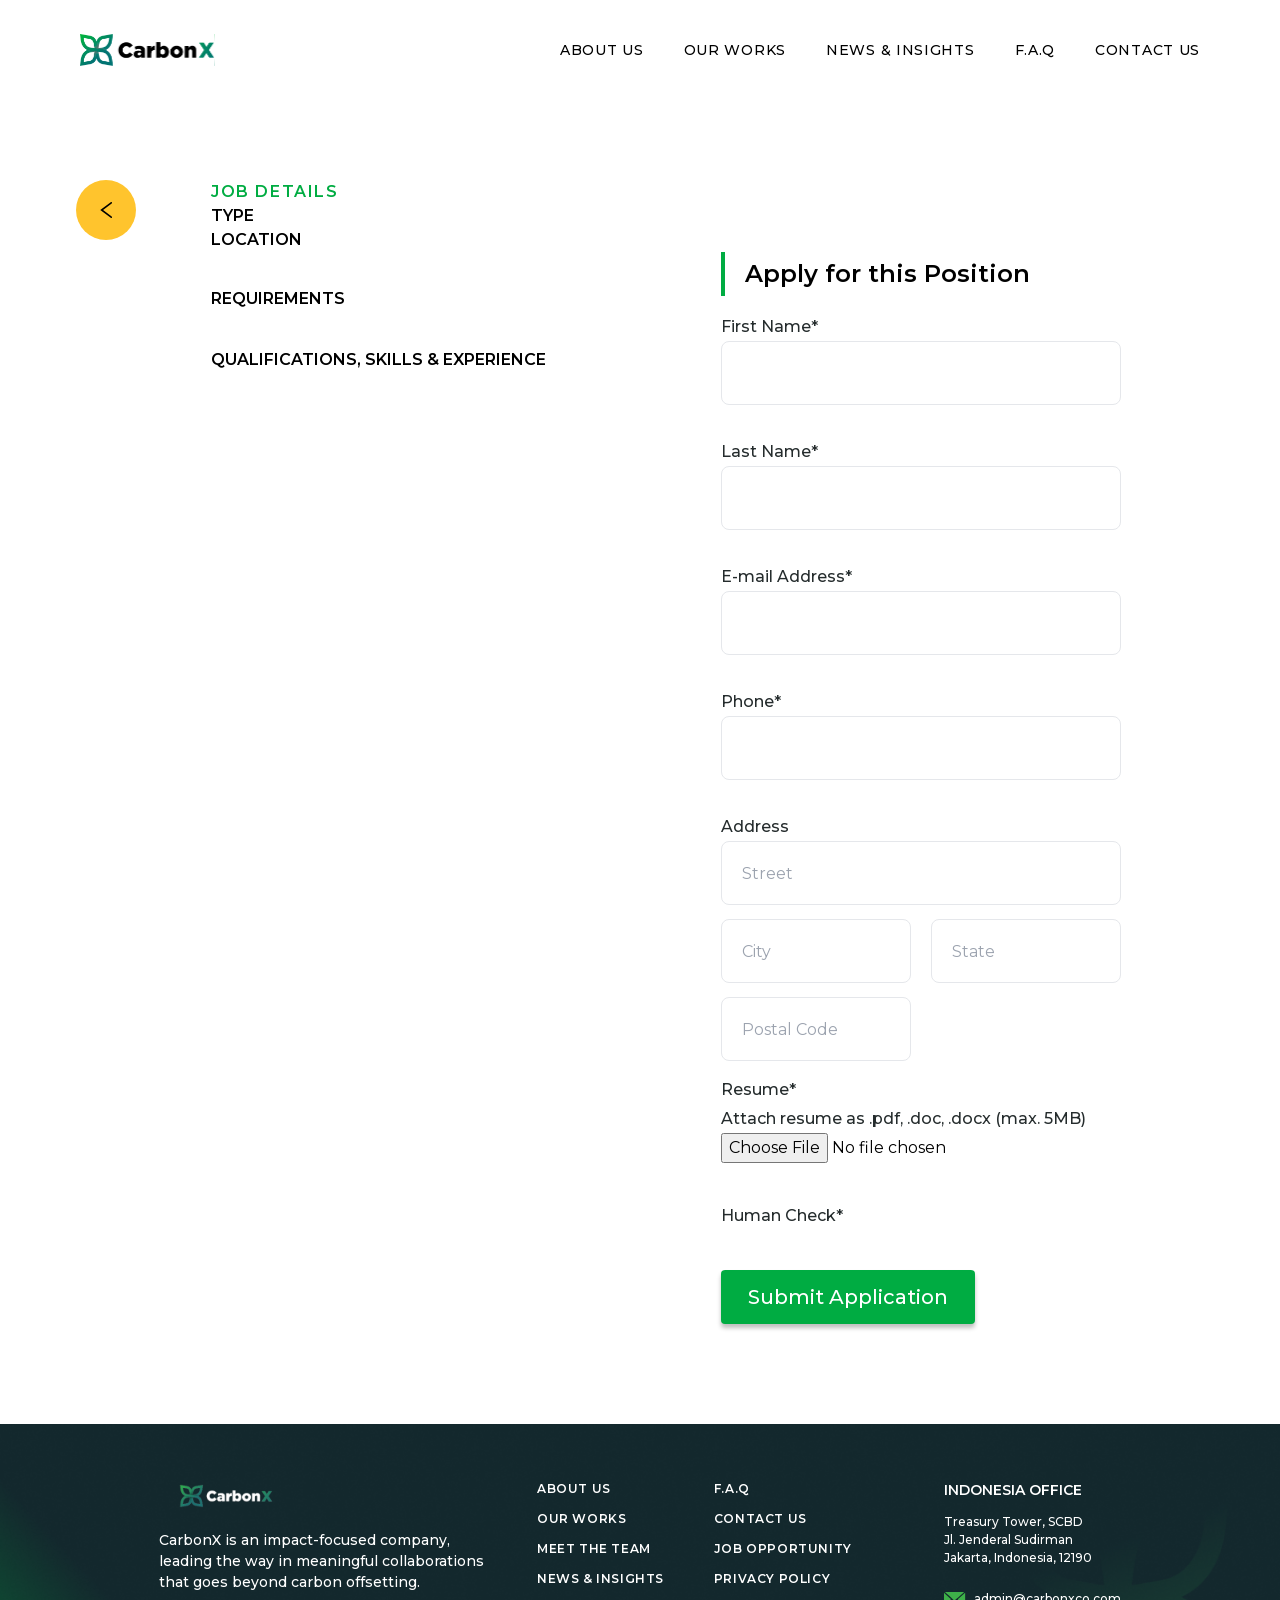
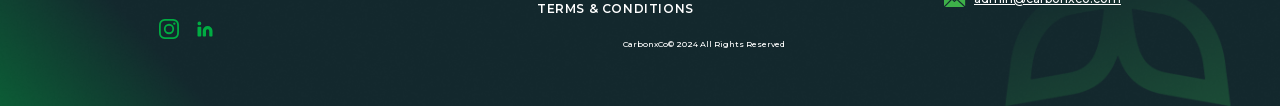
<file: career/placeholder/index.html>
<!DOCTYPE html><html lang="en"><head><meta charSet="utf-8"/><meta name="viewport" content="width=device-width, initial-scale=1"/><link rel="stylesheet" href="/_next/static/css/3b4567dc17a296d3.css" crossorigin="" data-precedence="next"/><link rel="preload" as="script" fetchPriority="low" href="/_next/static/chunks/webpack-f6d367a908612e36.js" crossorigin=""/><script src="/_next/static/chunks/fd9d1056-3267ae85bcfda482.js" async="" crossorigin=""></script><script src="/_next/static/chunks/938-5064a08069773ac5.js" async="" crossorigin=""></script><script src="/_next/static/chunks/main-app-4e748a0f97928636.js" async="" crossorigin=""></script><script src="/_next/static/chunks/250-7f24effe9f352000.js" async=""></script><script src="/_next/static/chunks/644-b5a2b31b8eecede8.js" async=""></script><script src="/_next/static/chunks/101-d28e3d31a06e1099.js" async=""></script><script src="/_next/static/chunks/app/career/%5Bid%5D/page-f2a2098296f75bab.js" async=""></script><script src="/_next/static/chunks/app/layout-532a8e9da59ddb2e.js" async=""></script><script src="/_next/static/chunks/503-990276ae78938b6c.js" async=""></script><script src="/_next/static/chunks/app/page-59a50ef7922b0fa5.js" async=""></script><script src="/_next/static/chunks/app/career/page-886b69c6723986ae.js" async=""></script><meta name="google-site-verification" content="V4-jqIYjS8SUgmCC_to9shf6Xzgp_-9ayVk7YSzKS-E"/><title>Career | Carbonxco</title><meta name="description" content="Join CarbonX in empowering communities through quality carbon projects by leveraging climate technology solutions, for a more sustainable future."/><meta property="og:title" content="Carbonxco"/><meta property="og:description" content="Join CarbonX in empowering communities through quality carbon projects by leveraging climate technology solutions, for a more sustainable future."/><meta property="og:url" content="https://www.carbonxco.com/"/><meta property="og:image" content="https://www.carbonxco.com/carbonxco-og.jpg"/><meta property="og:image:width" content="1200"/><meta property="og:image:height" content="630"/><meta property="og:image:alt" content="Carbonxco open graph image"/><meta property="og:type" content="website"/><meta name="twitter:card" content="summary_large_image"/><meta name="twitter:title" content="Carbonxco"/><meta name="twitter:description" content="Join CarbonX in empowering communities through quality carbon projects by leveraging climate technology solutions, for a more sustainable future."/><meta name="twitter:image" content="https://www.carbonxco.com/carbonxco-og.jpg"/><meta name="twitter:image:width" content="1200"/><meta name="twitter:image:height" content="630"/><meta name="twitter:image:alt" content="Carbonxco open graph image"/><link rel="icon" href="/favicon.ico" type="image/x-icon" sizes="32x32"/><script src="/_next/static/chunks/polyfills-c67a75d1b6f99dc8.js" crossorigin="" noModule=""></script></head><body class="__className_069ab3 antialiased"><style>#nprogress{pointer-events:none}#nprogress .bar{background:#29d;position:fixed;z-index:1600;top: 0;left:0;width:100%;height:3px}#nprogress .peg{display:block;position:absolute;right:0;width:100px;height:100%;box-shadow:0 0 10px #29d,0 0 5px #29d;opacity:1;-webkit-transform:rotate(3deg) translate(0px,-4px);-ms-transform:rotate(3deg) translate(0px,-4px);transform:rotate(3deg) translate(0px,-4px)}#nprogress .spinner{display:block;position:fixed;z-index:1600;top: 15px;right:15px}#nprogress .spinner-icon{width:18px;height:18px;box-sizing:border-box;border:2px solid transparent;border-top-color:#29d;border-left-color:#29d;border-radius:50%;-webkit-animation:nprogress-spinner 400ms linear infinite;animation:nprogress-spinner 400ms linear infinite}.nprogress-custom-parent{overflow:hidden;position:relative}.nprogress-custom-parent #nprogress .bar,.nprogress-custom-parent #nprogress .spinner{position:absolute}@-webkit-keyframes nprogress-spinner{0%{-webkit-transform:rotate(0deg)}100%{-webkit-transform:rotate(360deg)}}@keyframes nprogress-spinner{0%{transform:rotate(0deg)}100%{transform:rotate(360deg)}}</style><div class="bg-white flex justify-between items-center h-[80px] p-3 md:p-5 md:pt-10 md:px-20"><a href="/"><img alt="carbonxco" loading="lazy" width="135" height="32" decoding="async" data-nimg="1" style="color:transparent" src="/assets/carbonxco-logo.svg"/></a><nav><div class="hidden lg:flex gap-10 items-center"><a class="tracking-wider text-[14px] font-medium text-center hover:text-[#00B040]" href="/about/">ABOUT US</a><a class="tracking-wider text-[14px] font-medium text-center hover:text-[#00B040]" href="/works/">OUR WORKS</a><a class="tracking-wider text-[14px] font-medium text-center hover:text-[#00B040]" href="/news/">NEWS &amp; INSIGHTS</a><a class="tracking-wider text-[14px] font-medium text-center hover:text-[#00B040]" href="/faq/">F.A.Q</a><a class="tracking-wider text-[14px] font-medium text-center hover:text-[#00B040]" href="/contact-us/">CONTACT US</a></div><div class="block lg:hidden"><button><img alt="menu" loading="lazy" width="40" height="40" decoding="async" data-nimg="1" style="color:transparent" src="/assets/menu-icon.svg"/></button></div></nav></div><!--$!--><template data-dgst="NEXT_DYNAMIC_NO_SSR_CODE"></template><!--/$--><div class="px-4 lg:px-[120px] xl:px-[159px] bg-[#13282D] md:bg-transparent py-5 md:py-14 relative"><footer><div class="hidden relative z-20 md:flex justify-between items-start flex-col md:flex-row gap-x-2"><div class="flex justify-between items-start gap-12 flex-col md:flex-row"><div><a href="/"><div class="w-[135px] h-[32px] relative"><img alt="carbonxco" loading="lazy" decoding="async" data-nimg="fill" class="object-contain" style="position:absolute;height:100%;width:100%;left:0;top:0;right:0;bottom:0;color:transparent" src="/assets/footer-logo.png"/></div></a><p class="mt-[18px] mb-[26px] max-w-[330px] font-medium text-white text-[14px]">CarbonX is an impact-focused company, leading the way in meaningful collaborations that goes beyond carbon offsetting.</p><div class="hidden lg:flex flex-row justify-start gap-4"><a target="_blank" href="https://www.instagram.com/carbonx.id/"><svg xmlns="http://www.w3.org/2000/svg" class="hover:stroke-[#8ACE94] hover:fill-[#8ACE94]" width="20" height="20" fill="none"><path fill="#00AC42" d="M10 0C7.282 0 6.943.013 5.879.058 4.81.111 4.088.276 3.45.524c-.657.257-1.217.6-1.77 1.156A4.849 4.849 0 0 0 .524 3.45C.276 4.088.11 4.81.058 5.88.01 6.943 0 7.282 0 10c0 2.719.013 3.057.058 4.121.053 1.065.218 1.791.466 2.429.257.657.6 1.217 1.156 1.77a4.848 4.848 0 0 0 1.77 1.156c.638.245 1.364.413 2.429.466C6.943 19.99 7.282 20 10 20c2.719 0 3.057-.013 4.121-.058 1.065-.053 1.791-.222 2.429-.466a4.905 4.905 0 0 0 1.77-1.156 4.823 4.823 0 0 0 1.156-1.77c.245-.638.413-1.364.466-2.429C19.99 13.057 20 12.72 20 10c0-2.718-.013-3.057-.058-4.121-.053-1.065-.222-1.795-.466-2.429a4.905 4.905 0 0 0-1.156-1.77A4.823 4.823 0 0 0 16.55.524C15.912.276 15.186.11 14.12.058 13.057.01 12.72 0 10 0Zm0 1.8c2.67 0 2.989.013 4.044.058.973.046 1.503.209 1.855.346.47.182.798.397 1.153.748.348.348.563.68.745 1.15.137.352.3.882.345 1.855.045 1.055.058 1.375.058 4.044 0 2.669-.013 2.988-.061 4.043-.053.973-.215 1.504-.352 1.855-.19.47-.401.798-.75 1.153a3.155 3.155 0 0 1-1.152.745c-.348.138-.886.3-1.863.346-1.06.045-1.373.058-4.05.058-2.676 0-2.988-.013-4.05-.062-.973-.052-1.51-.215-1.862-.352-.475-.19-.8-.4-1.15-.75a3.004 3.004 0 0 1-.748-1.152c-.14-.347-.3-.885-.352-1.862-.035-1.048-.052-1.373-.052-4.037 0-2.663.017-2.989.052-4.05.052-.977.212-1.514.352-1.862.173-.476.397-.801.748-1.153a2.983 2.983 0 0 1 1.15-.75c.352-.136.876-.299 1.853-.348 1.06-.038 1.373-.052 4.046-.052l.041.03Zm0 3.067a5.132 5.132 0 0 0-5.134 5.134A5.132 5.132 0 0 0 10 15.135a5.132 5.132 0 0 0 5.134-5.134A5.132 5.132 0 0 0 10 4.867Zm0 8.468A3.331 3.331 0 0 1 6.666 10 3.331 3.331 0 0 1 10 6.668 3.331 3.331 0 0 1 13.334 10 3.331 3.331 0 0 1 10 13.335Zm6.54-8.673a1.202 1.202 0 0 1-2.402 0 1.202 1.202 0 0 1 2.403 0Z"></path></svg></a><a target="_blank" href="https://www.linkedin.com/company/carbonx-investments/"><svg xmlns="http://www.w3.org/2000/svg" class="hover:stroke-[#8ACE94] hover:fill-[#8ACE94]" width="20" height="20" fill="none"><path fill="#00AC42" d="M12.625 7a4.858 4.858 0 0 0-4.875 4.85v4.9a.75.75 0 0 0 .75.75h1.75a.75.75 0 0 0 .75-.75v-4.9a1.618 1.618 0 0 1 1.791-1.608 1.667 1.667 0 0 1 1.459 1.666v4.842a.75.75 0 0 0 .75.75h1.75a.75.75 0 0 0 .75-.75v-4.9A4.858 4.858 0 0 0 12.625 7ZM5.5 7.75H3.25a.75.75 0 0 0-.75.75v8.25c0 .414.336.75.75.75H5.5a.75.75 0 0 0 .75-.75V8.5a.75.75 0 0 0-.75-.75ZM4.375 6.25a1.875 1.875 0 1 0 0-3.75 1.875 1.875 0 0 0 0 3.75Z"></path></svg></a></div><p class="block lg:hidden font-medium text-white text-[8px]">CarbonxCo© 2024 All Rights Reserved</p></div><div class="flex justify-start items-start lg:justify-center flex-col lg:items-center"><div class="grid grid-cols-2 gap-y-3 gap-x-5"><a class="tracking-wider text-[12px] text-white text-start font-semibold hover:text-[#00B040]" href="/about/">ABOUT US</a><a class="tracking-wider text-[12px] text-white text-start font-semibold hover:text-[#00B040]" href="/faq/">F.A.Q</a><a class="tracking-wider text-[12px] text-white text-start font-semibold hover:text-[#00B040]" href="/works/">OUR WORKS</a><a class="tracking-wider text-[12px] text-white text-start font-semibold hover:text-[#00B040]" href="/contact-us/">CONTACT US</a><a class="tracking-wider text-[12px] text-white text-start font-semibold hover:text-[#00B040]" href="/teams/">MEET THE TEAM</a><a class="tracking-wider text-[12px] text-white text-start font-semibold hover:text-[#00B040]" href="/career/">JOB OPPORTUNITY</a><a class="tracking-wider text-[12px] text-white text-start font-semibold hover:text-[#00B040]" href="/news/">NEWS &amp; INSIGHTS</a><a class="tracking-wider text-[12px] text-white text-start font-semibold hover:text-[#00B040]" href="/pp/">PRIVACY POLICY</a><a class="tracking-wider text-[12px] text-white text-start font-semibold hover:text-[#00B040]" href="/tc/">TERMS &amp; CONDITIONS</a></div><p class="hidden lg:block font-medium text-white text-[8px] mt-5">CarbonxCo© 2024 All Rights Reserved</p></div></div><div class="mt-10 md:mt-0"><p class="font-semibold text-white text-[14px]">INDONESIA OFFICE</p><p class="mt-3 mb-6 font-medium text-white text-[12px]">Treasury Tower, SCBD<br/>Jl. Jenderal Sudirman<br/>Jakarta, Indonesia, 12190</p><a href="mailto:admin@carbonxco.com" class="flex flex-row flex-nowrap items-center gap-2"><svg xmlns="http://www.w3.org/2000/svg" width="22" height="15" fill="none"><path fill="#3EB049" d="M20.232 0H.903l.857.778c.856.778 1.711 1.557 2.568 2.334a7001.57 7001.57 0 0 0 5.264 4.771c.236.214.475.423.709.639.061.056.098.059.163.002.782-.687 1.567-1.372 2.353-2.056 1.075-.936 2.152-1.87 3.228-2.806l1.996-1.74L20.12.103c.034-.029.064-.06.111-.104Z"></path><path fill="#3EB049" d="M.852 15h19.397c-.18-.21-.386-.37-.576-.545-.675-.626-1.354-1.248-2.033-1.871l-2.811-2.58c-.606-.555-1.214-1.109-1.818-1.666-.24-.221-.237-.224-.48-.012l-1.972 1.717c-.199.172-.198.17-.395-.009-.705-.641-1.413-1.28-2.115-1.927-.097-.089-.147-.08-.237.009-2.285 2.26-4.573 4.519-6.86 6.777-.03.03-.059.061-.1.107ZM21.16 14.168V.813c-.226.194-.431.369-.635.546l-4.467 3.889c-.756.659-1.512 1.319-2.27 1.976-.08.07-.089.113-.005.19.795.724 1.585 1.452 2.377 2.179a6623.601 6623.601 0 0 1 4.772 4.384c.068.062.14.118.228.192ZM0 .826V14.13c.155-.109.265-.242.386-.362 1.277-1.26 2.55-2.524 3.826-3.786.894-.883 1.786-1.768 2.686-2.645.12-.118.103-.175-.012-.278-.864-.778-1.722-1.562-2.583-2.343-.938-.85-1.876-1.701-2.816-2.55C1 1.725.511 1.286 0 .826Z"></path></svg><span class="font-medium text-xs text-white underline">admin@carbonxco.com</span></a><div class="flex lg:hidden flex-row justify-start gap-4 mt-5"><a target="_blank" href="https://www.instagram.com/carbonx.id/"><svg xmlns="http://www.w3.org/2000/svg" class="hover:stroke-[#8ACE94] hover:fill-[#8ACE94]" width="20" height="20" fill="none"><path fill="#00AC42" d="M10 0C7.282 0 6.943.013 5.879.058 4.81.111 4.088.276 3.45.524c-.657.257-1.217.6-1.77 1.156A4.849 4.849 0 0 0 .524 3.45C.276 4.088.11 4.81.058 5.88.01 6.943 0 7.282 0 10c0 2.719.013 3.057.058 4.121.053 1.065.218 1.791.466 2.429.257.657.6 1.217 1.156 1.77a4.848 4.848 0 0 0 1.77 1.156c.638.245 1.364.413 2.429.466C6.943 19.99 7.282 20 10 20c2.719 0 3.057-.013 4.121-.058 1.065-.053 1.791-.222 2.429-.466a4.905 4.905 0 0 0 1.77-1.156 4.823 4.823 0 0 0 1.156-1.77c.245-.638.413-1.364.466-2.429C19.99 13.057 20 12.72 20 10c0-2.718-.013-3.057-.058-4.121-.053-1.065-.222-1.795-.466-2.429a4.905 4.905 0 0 0-1.156-1.77A4.823 4.823 0 0 0 16.55.524C15.912.276 15.186.11 14.12.058 13.057.01 12.72 0 10 0Zm0 1.8c2.67 0 2.989.013 4.044.058.973.046 1.503.209 1.855.346.47.182.798.397 1.153.748.348.348.563.68.745 1.15.137.352.3.882.345 1.855.045 1.055.058 1.375.058 4.044 0 2.669-.013 2.988-.061 4.043-.053.973-.215 1.504-.352 1.855-.19.47-.401.798-.75 1.153a3.155 3.155 0 0 1-1.152.745c-.348.138-.886.3-1.863.346-1.06.045-1.373.058-4.05.058-2.676 0-2.988-.013-4.05-.062-.973-.052-1.51-.215-1.862-.352-.475-.19-.8-.4-1.15-.75a3.004 3.004 0 0 1-.748-1.152c-.14-.347-.3-.885-.352-1.862-.035-1.048-.052-1.373-.052-4.037 0-2.663.017-2.989.052-4.05.052-.977.212-1.514.352-1.862.173-.476.397-.801.748-1.153a2.983 2.983 0 0 1 1.15-.75c.352-.136.876-.299 1.853-.348 1.06-.038 1.373-.052 4.046-.052l.041.03Zm0 3.067a5.132 5.132 0 0 0-5.134 5.134A5.132 5.132 0 0 0 10 15.135a5.132 5.132 0 0 0 5.134-5.134A5.132 5.132 0 0 0 10 4.867Zm0 8.468A3.331 3.331 0 0 1 6.666 10 3.331 3.331 0 0 1 10 6.668 3.331 3.331 0 0 1 13.334 10 3.331 3.331 0 0 1 10 13.335Zm6.54-8.673a1.202 1.202 0 0 1-2.402 0 1.202 1.202 0 0 1 2.403 0Z"></path></svg></a><a target="_blank" href="https://www.linkedin.com/company/carbonx-investments/"><svg xmlns="http://www.w3.org/2000/svg" class="hover:stroke-[#8ACE94] hover:fill-[#8ACE94]" width="20" height="20" fill="none"><path fill="#00AC42" d="M12.625 7a4.858 4.858 0 0 0-4.875 4.85v4.9a.75.75 0 0 0 .75.75h1.75a.75.75 0 0 0 .75-.75v-4.9a1.618 1.618 0 0 1 1.791-1.608 1.667 1.667 0 0 1 1.459 1.666v4.842a.75.75 0 0 0 .75.75h1.75a.75.75 0 0 0 .75-.75v-4.9A4.858 4.858 0 0 0 12.625 7ZM5.5 7.75H3.25a.75.75 0 0 0-.75.75v8.25c0 .414.336.75.75.75H5.5a.75.75 0 0 0 .75-.75V8.5a.75.75 0 0 0-.75-.75ZM4.375 6.25a1.875 1.875 0 1 0 0-3.75 1.875 1.875 0 0 0 0 3.75Z"></path></svg></a></div></div></div><div class="flex md:hidden relative z-20 flex-col"><div class="flex justify-start items-start lg:justify-center flex-col lg:items-center"><div class="grid grid-cols-2 gap-y-3 gap-x-5"><a class="tracking-wider text-[12px] text-white text-start font-semibold hover:text-[#00B040]" href="/about/">ABOUT US</a><a class="tracking-wider text-[12px] text-white text-start font-semibold hover:text-[#00B040]" href="/faq/">F.A.Q</a><a class="tracking-wider text-[12px] text-white text-start font-semibold hover:text-[#00B040]" href="/works/">OUR WORKS</a><a class="tracking-wider text-[12px] text-white text-start font-semibold hover:text-[#00B040]" href="/contact-us/">CONTACT US</a><a class="tracking-wider text-[12px] text-white text-start font-semibold hover:text-[#00B040]" href="/teams/">MEET THE TEAM</a><a class="tracking-wider text-[12px] text-white text-start font-semibold hover:text-[#00B040]" href="/career/">JOB OPPORTUNITY</a><a class="tracking-wider text-[12px] text-white text-start font-semibold hover:text-[#00B040]" href="/news/">NEWS &amp; INSIGHTS</a><a class="tracking-wider text-[12px] text-white text-start font-semibold hover:text-[#00B040]" href="/pp/">PRIVACY POLICY</a><a class="tracking-wider text-[12px] text-white text-start font-semibold hover:text-[#00B040]" href="/tc/">TERMS &amp; CONDITIONS</a></div><p class="hidden lg:block font-medium text-white text-[8px] mt-5">CarbonxCo© 2024 All Rights Reserved</p></div><div class="mt-10 md:mt-0"><p class="font-semibold text-white text-[14px]">INDONESIA OFFICE</p><p class="mt-3 mb-6 font-medium text-white text-[12px]">Treasury Tower, SCBD<br/>Jl. Jenderal Sudirman<br/>Jakarta, Indonesia, 12190</p><a href="mailto:admin@carbonxco.com" class="flex flex-row flex-nowrap items-center gap-2"><svg xmlns="http://www.w3.org/2000/svg" width="22" height="15" fill="none"><path fill="#3EB049" d="M20.232 0H.903l.857.778c.856.778 1.711 1.557 2.568 2.334a7001.57 7001.57 0 0 0 5.264 4.771c.236.214.475.423.709.639.061.056.098.059.163.002.782-.687 1.567-1.372 2.353-2.056 1.075-.936 2.152-1.87 3.228-2.806l1.996-1.74L20.12.103c.034-.029.064-.06.111-.104Z"></path><path fill="#3EB049" d="M.852 15h19.397c-.18-.21-.386-.37-.576-.545-.675-.626-1.354-1.248-2.033-1.871l-2.811-2.58c-.606-.555-1.214-1.109-1.818-1.666-.24-.221-.237-.224-.48-.012l-1.972 1.717c-.199.172-.198.17-.395-.009-.705-.641-1.413-1.28-2.115-1.927-.097-.089-.147-.08-.237.009-2.285 2.26-4.573 4.519-6.86 6.777-.03.03-.059.061-.1.107ZM21.16 14.168V.813c-.226.194-.431.369-.635.546l-4.467 3.889c-.756.659-1.512 1.319-2.27 1.976-.08.07-.089.113-.005.19.795.724 1.585 1.452 2.377 2.179a6623.601 6623.601 0 0 1 4.772 4.384c.068.062.14.118.228.192ZM0 .826V14.13c.155-.109.265-.242.386-.362 1.277-1.26 2.55-2.524 3.826-3.786.894-.883 1.786-1.768 2.686-2.645.12-.118.103-.175-.012-.278-.864-.778-1.722-1.562-2.583-2.343-.938-.85-1.876-1.701-2.816-2.55C1 1.725.511 1.286 0 .826Z"></path></svg><span class="font-medium text-xs text-white underline">admin@carbonxco.com</span></a><div class="flex lg:hidden flex-row justify-start gap-4 mt-5"><a target="_blank" href="https://www.instagram.com/carbonx.id/"><svg xmlns="http://www.w3.org/2000/svg" class="hover:stroke-[#8ACE94] hover:fill-[#8ACE94]" width="20" height="20" fill="none"><path fill="#00AC42" d="M10 0C7.282 0 6.943.013 5.879.058 4.81.111 4.088.276 3.45.524c-.657.257-1.217.6-1.77 1.156A4.849 4.849 0 0 0 .524 3.45C.276 4.088.11 4.81.058 5.88.01 6.943 0 7.282 0 10c0 2.719.013 3.057.058 4.121.053 1.065.218 1.791.466 2.429.257.657.6 1.217 1.156 1.77a4.848 4.848 0 0 0 1.77 1.156c.638.245 1.364.413 2.429.466C6.943 19.99 7.282 20 10 20c2.719 0 3.057-.013 4.121-.058 1.065-.053 1.791-.222 2.429-.466a4.905 4.905 0 0 0 1.77-1.156 4.823 4.823 0 0 0 1.156-1.77c.245-.638.413-1.364.466-2.429C19.99 13.057 20 12.72 20 10c0-2.718-.013-3.057-.058-4.121-.053-1.065-.222-1.795-.466-2.429a4.905 4.905 0 0 0-1.156-1.77A4.823 4.823 0 0 0 16.55.524C15.912.276 15.186.11 14.12.058 13.057.01 12.72 0 10 0Zm0 1.8c2.67 0 2.989.013 4.044.058.973.046 1.503.209 1.855.346.47.182.798.397 1.153.748.348.348.563.68.745 1.15.137.352.3.882.345 1.855.045 1.055.058 1.375.058 4.044 0 2.669-.013 2.988-.061 4.043-.053.973-.215 1.504-.352 1.855-.19.47-.401.798-.75 1.153a3.155 3.155 0 0 1-1.152.745c-.348.138-.886.3-1.863.346-1.06.045-1.373.058-4.05.058-2.676 0-2.988-.013-4.05-.062-.973-.052-1.51-.215-1.862-.352-.475-.19-.8-.4-1.15-.75a3.004 3.004 0 0 1-.748-1.152c-.14-.347-.3-.885-.352-1.862-.035-1.048-.052-1.373-.052-4.037 0-2.663.017-2.989.052-4.05.052-.977.212-1.514.352-1.862.173-.476.397-.801.748-1.153a2.983 2.983 0 0 1 1.15-.75c.352-.136.876-.299 1.853-.348 1.06-.038 1.373-.052 4.046-.052l.041.03Zm0 3.067a5.132 5.132 0 0 0-5.134 5.134A5.132 5.132 0 0 0 10 15.135a5.132 5.132 0 0 0 5.134-5.134A5.132 5.132 0 0 0 10 4.867Zm0 8.468A3.331 3.331 0 0 1 6.666 10 3.331 3.331 0 0 1 10 6.668 3.331 3.331 0 0 1 13.334 10 3.331 3.331 0 0 1 10 13.335Zm6.54-8.673a1.202 1.202 0 0 1-2.402 0 1.202 1.202 0 0 1 2.403 0Z"></path></svg></a><a target="_blank" href="https://www.linkedin.com/company/carbonx-investments/"><svg xmlns="http://www.w3.org/2000/svg" class="hover:stroke-[#8ACE94] hover:fill-[#8ACE94]" width="20" height="20" fill="none"><path fill="#00AC42" d="M12.625 7a4.858 4.858 0 0 0-4.875 4.85v4.9a.75.75 0 0 0 .75.75h1.75a.75.75 0 0 0 .75-.75v-4.9a1.618 1.618 0 0 1 1.791-1.608 1.667 1.667 0 0 1 1.459 1.666v4.842a.75.75 0 0 0 .75.75h1.75a.75.75 0 0 0 .75-.75v-4.9A4.858 4.858 0 0 0 12.625 7ZM5.5 7.75H3.25a.75.75 0 0 0-.75.75v8.25c0 .414.336.75.75.75H5.5a.75.75 0 0 0 .75-.75V8.5a.75.75 0 0 0-.75-.75ZM4.375 6.25a1.875 1.875 0 1 0 0-3.75 1.875 1.875 0 0 0 0 3.75Z"></path></svg></a></div></div><div class="mt-10"><div><a href="/"><div class="w-[135px] h-[32px] relative"><img alt="carbonxco" loading="lazy" decoding="async" data-nimg="fill" class="object-contain" style="position:absolute;height:100%;width:100%;left:0;top:0;right:0;bottom:0;color:transparent" src="/assets/footer-logo.png"/></div></a><p class="mt-[18px] mb-[26px] max-w-[330px] font-medium text-white text-[14px]">CarbonX is an impact-focused company, leading the way in meaningful collaborations that goes beyond carbon offsetting.</p><div class="hidden lg:flex flex-row justify-start gap-4"><a target="_blank" href="https://www.instagram.com/carbonx.id/"><svg xmlns="http://www.w3.org/2000/svg" class="hover:stroke-[#8ACE94] hover:fill-[#8ACE94]" width="20" height="20" fill="none"><path fill="#00AC42" d="M10 0C7.282 0 6.943.013 5.879.058 4.81.111 4.088.276 3.45.524c-.657.257-1.217.6-1.77 1.156A4.849 4.849 0 0 0 .524 3.45C.276 4.088.11 4.81.058 5.88.01 6.943 0 7.282 0 10c0 2.719.013 3.057.058 4.121.053 1.065.218 1.791.466 2.429.257.657.6 1.217 1.156 1.77a4.848 4.848 0 0 0 1.77 1.156c.638.245 1.364.413 2.429.466C6.943 19.99 7.282 20 10 20c2.719 0 3.057-.013 4.121-.058 1.065-.053 1.791-.222 2.429-.466a4.905 4.905 0 0 0 1.77-1.156 4.823 4.823 0 0 0 1.156-1.77c.245-.638.413-1.364.466-2.429C19.99 13.057 20 12.72 20 10c0-2.718-.013-3.057-.058-4.121-.053-1.065-.222-1.795-.466-2.429a4.905 4.905 0 0 0-1.156-1.77A4.823 4.823 0 0 0 16.55.524C15.912.276 15.186.11 14.12.058 13.057.01 12.72 0 10 0Zm0 1.8c2.67 0 2.989.013 4.044.058.973.046 1.503.209 1.855.346.47.182.798.397 1.153.748.348.348.563.68.745 1.15.137.352.3.882.345 1.855.045 1.055.058 1.375.058 4.044 0 2.669-.013 2.988-.061 4.043-.053.973-.215 1.504-.352 1.855-.19.47-.401.798-.75 1.153a3.155 3.155 0 0 1-1.152.745c-.348.138-.886.3-1.863.346-1.06.045-1.373.058-4.05.058-2.676 0-2.988-.013-4.05-.062-.973-.052-1.51-.215-1.862-.352-.475-.19-.8-.4-1.15-.75a3.004 3.004 0 0 1-.748-1.152c-.14-.347-.3-.885-.352-1.862-.035-1.048-.052-1.373-.052-4.037 0-2.663.017-2.989.052-4.05.052-.977.212-1.514.352-1.862.173-.476.397-.801.748-1.153a2.983 2.983 0 0 1 1.15-.75c.352-.136.876-.299 1.853-.348 1.06-.038 1.373-.052 4.046-.052l.041.03Zm0 3.067a5.132 5.132 0 0 0-5.134 5.134A5.132 5.132 0 0 0 10 15.135a5.132 5.132 0 0 0 5.134-5.134A5.132 5.132 0 0 0 10 4.867Zm0 8.468A3.331 3.331 0 0 1 6.666 10 3.331 3.331 0 0 1 10 6.668 3.331 3.331 0 0 1 13.334 10 3.331 3.331 0 0 1 10 13.335Zm6.54-8.673a1.202 1.202 0 0 1-2.402 0 1.202 1.202 0 0 1 2.403 0Z"></path></svg></a><a target="_blank" href="https://www.linkedin.com/company/carbonx-investments/"><svg xmlns="http://www.w3.org/2000/svg" class="hover:stroke-[#8ACE94] hover:fill-[#8ACE94]" width="20" height="20" fill="none"><path fill="#00AC42" d="M12.625 7a4.858 4.858 0 0 0-4.875 4.85v4.9a.75.75 0 0 0 .75.75h1.75a.75.75 0 0 0 .75-.75v-4.9a1.618 1.618 0 0 1 1.791-1.608 1.667 1.667 0 0 1 1.459 1.666v4.842a.75.75 0 0 0 .75.75h1.75a.75.75 0 0 0 .75-.75v-4.9A4.858 4.858 0 0 0 12.625 7ZM5.5 7.75H3.25a.75.75 0 0 0-.75.75v8.25c0 .414.336.75.75.75H5.5a.75.75 0 0 0 .75-.75V8.5a.75.75 0 0 0-.75-.75ZM4.375 6.25a1.875 1.875 0 1 0 0-3.75 1.875 1.875 0 0 0 0 3.75Z"></path></svg></a></div><p class="block lg:hidden font-medium text-white text-[8px]">CarbonxCo© 2024 All Rights Reserved</p></div></div></div><img alt="carbonx footer" loading="lazy" decoding="async" data-nimg="fill" class="z-10 hidden md:block absolute top-0 left-0 object-cover" style="position:absolute;height:100%;width:100%;left:0;top:0;right:0;bottom:0;color:transparent" src="/assets/footer-bg.png"/></footer></div><script src="/_next/static/chunks/webpack-f6d367a908612e36.js" crossorigin="" async=""></script><script>(self.__next_f=self.__next_f||[]).push([0]);self.__next_f.push([2,null])</script><script>self.__next_f.push([1,"1:HL[\"/_next/static/css/3b4567dc17a296d3.css\",\"style\",{\"crossOrigin\":\"\"}]\n0:\"$L2\"\n"])</script><script>self.__next_f.push([1,"3:I[7690,[],\"\"]\n5:\"$Sreact.suspense\"\n6:I[6005,[\"250\",\"static/chunks/250-7f24effe9f352000.js\",\"644\",\"static/chunks/644-b5a2b31b8eecede8.js\",\"101\",\"static/chunks/101-d28e3d31a06e1099.js\",\"428\",\"static/chunks/app/career/%5Bid%5D/page-f2a2098296f75bab.js\"],\"NoSSR\"]\n7:I[4800,[\"250\",\"static/chunks/250-7f24effe9f352000.js\",\"644\",\"static/chunks/644-b5a2b31b8eecede8.js\",\"101\",\"static/chunks/101-d28e3d31a06e1099.js\",\"428\",\"static/chunks/app/career/%5Bid%5D/page-f2a2098296f75bab.js\"],\"\"]\n8:I[5613,[],\"\"]\na:I[1778,[],\"\""])</script><script>self.__next_f.push([1,"]\nb:I[3955,[\"250\",\"static/chunks/250-7f24effe9f352000.js\",\"644\",\"static/chunks/644-b5a2b31b8eecede8.js\",\"185\",\"static/chunks/app/layout-532a8e9da59ddb2e.js\"],\"\"]\nc:I[5250,[\"250\",\"static/chunks/250-7f24effe9f352000.js\",\"644\",\"static/chunks/644-b5a2b31b8eecede8.js\",\"503\",\"static/chunks/503-990276ae78938b6c.js\",\"931\",\"static/chunks/app/page-59a50ef7922b0fa5.js\"],\"\"]\nd:I[1749,[\"250\",\"static/chunks/250-7f24effe9f352000.js\",\"644\",\"static/chunks/644-b5a2b31b8eecede8.js\",\"324\",\"static/chunks/app/career/page-886b69c"])</script><script>self.__next_f.push([1,"6723986ae.js\"],\"Image\"]\ne:I[9885,[\"250\",\"static/chunks/250-7f24effe9f352000.js\",\"644\",\"static/chunks/644-b5a2b31b8eecede8.js\",\"185\",\"static/chunks/app/layout-532a8e9da59ddb2e.js\"],\"Sidebar\"]\n5f:I[8955,[],\"\"]\n9:[\"id\",\"placeholder\",\"d\"]\nf:T69a,"])</script><script>self.__next_f.push([1,"M10 0C7.282 0 6.943.013 5.879.058 4.81.111 4.088.276 3.45.524c-.657.257-1.217.6-1.77 1.156A4.849 4.849 0 0 0 .524 3.45C.276 4.088.11 4.81.058 5.88.01 6.943 0 7.282 0 10c0 2.719.013 3.057.058 4.121.053 1.065.218 1.791.466 2.429.257.657.6 1.217 1.156 1.77a4.848 4.848 0 0 0 1.77 1.156c.638.245 1.364.413 2.429.466C6.943 19.99 7.282 20 10 20c2.719 0 3.057-.013 4.121-.058 1.065-.053 1.791-.222 2.429-.466a4.905 4.905 0 0 0 1.77-1.156 4.823 4.823 0 0 0 1.156-1.77c.245-.638.413-1.364.466-2.429C19.99 13.057 20 12.72 20 10c0-2.718-.013-3.057-.058-4.121-.053-1.065-.222-1.795-.466-2.429a4.905 4.905 0 0 0-1.156-1.77A4.823 4.823 0 0 0 16.55.524C15.912.276 15.186.11 14.12.058 13.057.01 12.72 0 10 0Zm0 1.8c2.67 0 2.989.013 4.044.058.973.046 1.503.209 1.855.346.47.182.798.397 1.153.748.348.348.563.68.745 1.15.137.352.3.882.345 1.855.045 1.055.058 1.375.058 4.044 0 2.669-.013 2.988-.061 4.043-.053.973-.215 1.504-.352 1.855-.19.47-.401.798-.75 1.153a3.155 3.155 0 0 1-1.152.745c-.348.138-.886.3-1.863.346-1.06.045-1.373.058-4.05.058-2.676 0-2.988-.013-4.05-.062-.973-.052-1.51-.215-1.862-.352-.475-.19-.8-.4-1.15-.75a3.004 3.004 0 0 1-.748-1.152c-.14-.347-.3-.885-.352-1.862-.035-1.048-.052-1.373-.052-4.037 0-2.663.017-2.989.052-4.05.052-.977.212-1.514.352-1.862.173-.476.397-.801.748-1.153a2.983 2.983 0 0 1 1.15-.75c.352-.136.876-.299 1.853-.348 1.06-.038 1.373-.052 4.046-.052l.041.03Zm0 3.067a5.132 5.132 0 0 0-5.134 5.134A5.132 5.132 0 0 0 10 15.135a5.132 5.132 0 0 0 5.134-5.134A5.132 5.132 0 0 0 10 4.867Zm0 8.468A3.331 3.331 0 0 1 6.666 10 3.331 3.331 0 0 1 10 6.668 3.331 3.331 0 0 1 13.334 10 3.331 3.331 0 0 1 10 13.335Zm6.54-8.673a1.202 1.202 0 0 1-2.402 0 1.202 1.202 0 0 1 2.403 0Z"])</script><script>self.__next_f.push([1,"10:T69a,"])</script><script>self.__next_f.push([1,"M10 0C7.282 0 6.943.013 5.879.058 4.81.111 4.088.276 3.45.524c-.657.257-1.217.6-1.77 1.156A4.849 4.849 0 0 0 .524 3.45C.276 4.088.11 4.81.058 5.88.01 6.943 0 7.282 0 10c0 2.719.013 3.057.058 4.121.053 1.065.218 1.791.466 2.429.257.657.6 1.217 1.156 1.77a4.848 4.848 0 0 0 1.77 1.156c.638.245 1.364.413 2.429.466C6.943 19.99 7.282 20 10 20c2.719 0 3.057-.013 4.121-.058 1.065-.053 1.791-.222 2.429-.466a4.905 4.905 0 0 0 1.77-1.156 4.823 4.823 0 0 0 1.156-1.77c.245-.638.413-1.364.466-2.429C19.99 13.057 20 12.72 20 10c0-2.718-.013-3.057-.058-4.121-.053-1.065-.222-1.795-.466-2.429a4.905 4.905 0 0 0-1.156-1.77A4.823 4.823 0 0 0 16.55.524C15.912.276 15.186.11 14.12.058 13.057.01 12.72 0 10 0Zm0 1.8c2.67 0 2.989.013 4.044.058.973.046 1.503.209 1.855.346.47.182.798.397 1.153.748.348.348.563.68.745 1.15.137.352.3.882.345 1.855.045 1.055.058 1.375.058 4.044 0 2.669-.013 2.988-.061 4.043-.053.973-.215 1.504-.352 1.855-.19.47-.401.798-.75 1.153a3.155 3.155 0 0 1-1.152.745c-.348.138-.886.3-1.863.346-1.06.045-1.373.058-4.05.058-2.676 0-2.988-.013-4.05-.062-.973-.052-1.51-.215-1.862-.352-.475-.19-.8-.4-1.15-.75a3.004 3.004 0 0 1-.748-1.152c-.14-.347-.3-.885-.352-1.862-.035-1.048-.052-1.373-.052-4.037 0-2.663.017-2.989.052-4.05.052-.977.212-1.514.352-1.862.173-.476.397-.801.748-1.153a2.983 2.983 0 0 1 1.15-.75c.352-.136.876-.299 1.853-.348 1.06-.038 1.373-.052 4.046-.052l.041.03Zm0 3.067a5.132 5.132 0 0 0-5.134 5.134A5.132 5.132 0 0 0 10 15.135a5.132 5.132 0 0 0 5.134-5.134A5.132 5.132 0 0 0 10 4.867Zm0 8.468A3.331 3.331 0 0 1 6.666 10 3.331 3.331 0 0 1 10 6.668 3.331 3.331 0 0 1 13.334 10 3.331 3.331 0 0 1 10 13.335Zm6.54-8.673a1.202 1.202 0 0 1-2.402 0 1.202 1.202 0 0 1 2.403 0Z"])</script><script>self.__next_f.push([1,"18:{\"className\":\"tracking-wider text-[12px] text-white text-start font-semibold hover:text-[#00B040]\",\"href\":\"/about\",\"children\":\"ABOUT US\"}\n17:[\"$\",\"$Lc\",\"ABOUT US\",\"$18\"]\n1a:{\"className\":\"tracking-wider text-[12px] text-white text-start font-semibold hover:text-[#00B040]\",\"href\":\"/faq\",\"children\":\"F.A.Q\"}\n19:[\"$\",\"$Lc\",\"F.A.Q\",\"$1a\"]\n1c:{\"className\":\"tracking-wider text-[12px] text-white text-start font-semibold hover:text-[#00B040]\",\"href\":\"/works\",\"children\":\"OUR WORKS\"}\n1b:[\"$\",\"$Lc\",\"OUR WORKS\",\"$1c\"]"])</script><script>self.__next_f.push([1,"\n1e:{\"className\":\"tracking-wider text-[12px] text-white text-start font-semibold hover:text-[#00B040]\",\"href\":\"/contact-us\",\"children\":\"CONTACT US\"}\n1d:[\"$\",\"$Lc\",\"CONTACT US\",\"$1e\"]\n20:{\"className\":\"tracking-wider text-[12px] text-white text-start font-semibold hover:text-[#00B040]\",\"href\":\"/teams\",\"children\":\"MEET THE TEAM\"}\n1f:[\"$\",\"$Lc\",\"MEET THE TEAM\",\"$20\"]\n22:{\"className\":\"tracking-wider text-[12px] text-white text-start font-semibold hover:text-[#00B040]\",\"href\":\"/career\",\"children\":\"JOB OPPORTUNITY"])</script><script>self.__next_f.push([1,"\"}\n21:[\"$\",\"$Lc\",\"JOB OPPORTUNITY\",\"$22\"]\n24:{\"className\":\"tracking-wider text-[12px] text-white text-start font-semibold hover:text-[#00B040]\",\"href\":\"/news\",\"children\":\"NEWS \u0026 INSIGHTS\"}\n23:[\"$\",\"$Lc\",\"NEWS \u0026 INSIGHTS\",\"$24\"]\n26:{\"className\":\"tracking-wider text-[12px] text-white text-start font-semibold hover:text-[#00B040]\",\"href\":\"/pp\",\"children\":\"PRIVACY POLICY\"}\n25:[\"$\",\"$Lc\",\"PRIVACY POLICY\",\"$26\"]\n28:{\"className\":\"tracking-wider text-[12px] text-white text-start font-semibold hover:text-[#00B040]\","])</script><script>self.__next_f.push([1,"\"href\":\"/tc\",\"children\":\"TERMS \u0026 CONDITIONS\"}\n27:[\"$\",\"$Lc\",\"TERMS \u0026 CONDITIONS\",\"$28\"]\n16:[\"$17\",\"$19\",\"$1b\",\"$1d\",\"$1f\",\"$21\",\"$23\",\"$25\",\"$27\"]\n15:{\"className\":\"grid grid-cols-2 gap-y-3 gap-x-5\",\"children\":\"$16\"}\n14:[\"$\",\"div\",null,\"$15\"]\n2a:{\"className\":\"hidden lg:block font-medium text-white text-[8px] mt-5\",\"children\":\"CarbonxCo© 2024 All Rights Reserved\"}\n29:[\"$\",\"p\",null,\"$2a\"]\n13:[\"$14\",\"$29\"]\n12:{\"className\":\"flex justify-start items-start lg:justify-center flex-col lg:items-center\",\"children\":\"$"])</script><script>self.__next_f.push([1,"13\"}\n11:[\"$\",\"div\",null,\"$12\"]\n2f:{\"className\":\"font-semibold text-white text-[14px]\",\"children\":\"INDONESIA OFFICE\"}\n2e:[\"$\",\"p\",null,\"$2f\"]\n34:{}\n33:[\"$\",\"br\",null,\"$34\"]\n36:{}\n35:[\"$\",\"br\",null,\"$36\"]\n32:[\"Treasury Tower, SCBD\",\"$33\",\"Jl. Jenderal Sudirman\",\"$35\",\"Jakarta, Indonesia, 12190\"]\n31:{\"className\":\"mt-3 mb-6 font-medium text-white text-[12px]\",\"children\":\"$32\"}\n30:[\"$\",\"p\",null,\"$31\"]\n"])</script><script>self.__next_f.push([1,"3a:[\"$\",\"svg\",null,{\"xmlns\":\"http://www.w3.org/2000/svg\",\"width\":22,\"height\":15,\"fill\":\"none\",\"children\":[[\"$\",\"path\",null,{\"fill\":\"#3EB049\",\"d\":\"M20.232 0H.903l.857.778c.856.778 1.711 1.557 2.568 2.334a7001.57 7001.57 0 0 0 5.264 4.771c.236.214.475.423.709.639.061.056.098.059.163.002.782-.687 1.567-1.372 2.353-2.056 1.075-.936 2.152-1.87 3.228-2.806l1.996-1.74L20.12.103c.034-.029.064-.06.111-.104Z\"}],[\"$\",\"path\",null,{\"fill\":\"#3EB049\",\"d\":\"M.852 15h19.397c-.18-.21-.386-.37-.576-.545-.675-.626-1.354-1.248-2.033-1.871l-2.811-2.58c-.606-.555-1.214-1.109-1.818-1.666-.24-.221-.237-.224-.48-.012l-1.972 1.717c-.199.172-.198.17-.395-.009-.705-.641-1.413-1.28-2.115-1.927-.097-.089-.147-.08-.237.009-2.285 2.26-4.573 4.519-6.86 6.777-.03.03-.059.061-.1.107ZM21.16 14.168V.813c-.226.194-.431.369-.635.546l-4.467 3.889c-.756.659-1.512 1.319-2.27 1.976-.08.07-.089.113-.005.19.795.724 1.585 1.452 2.377 2.179a6623.601 6623.601 0 0 1 4.772 4.384c.068.062.14.118.228.192ZM0 .826V14.13c.155-.109.265-.242.386-.362 1.277-1.26 2.55-2.524 3.826-3.786.894-.883 1.786-1.768 2.686-2.645.12-.118.103-.175-.012-.278-.864-.778-1.722-1.562-2.583-2.343-.938-.85-1.876-1.701-2.816-2.55C1 1.725.511 1.286 0 .826Z\"}]]}]\n"])</script><script>self.__next_f.push([1,"3c:{\"className\":\"font-medium text-xs text-white underline\",\"children\":\"admin@carbonxco.com\"}\n3b:[\"$\",\"span\",null,\"$3c\"]\n39:[\"$3a\",\"$3b\"]\n38:{\"href\":\"mailto:admin@carbonxco.com\",\"className\":\"flex flex-row flex-nowrap items-center gap-2\",\"children\":\"$39\"}\n37:[\"$\",\"a\",null,\"$38\"]\n43:T69a,"])</script><script>self.__next_f.push([1,"M10 0C7.282 0 6.943.013 5.879.058 4.81.111 4.088.276 3.45.524c-.657.257-1.217.6-1.77 1.156A4.849 4.849 0 0 0 .524 3.45C.276 4.088.11 4.81.058 5.88.01 6.943 0 7.282 0 10c0 2.719.013 3.057.058 4.121.053 1.065.218 1.791.466 2.429.257.657.6 1.217 1.156 1.77a4.848 4.848 0 0 0 1.77 1.156c.638.245 1.364.413 2.429.466C6.943 19.99 7.282 20 10 20c2.719 0 3.057-.013 4.121-.058 1.065-.053 1.791-.222 2.429-.466a4.905 4.905 0 0 0 1.77-1.156 4.823 4.823 0 0 0 1.156-1.77c.245-.638.413-1.364.466-2.429C19.99 13.057 20 12.72 20 10c0-2.718-.013-3.057-.058-4.121-.053-1.065-.222-1.795-.466-2.429a4.905 4.905 0 0 0-1.156-1.77A4.823 4.823 0 0 0 16.55.524C15.912.276 15.186.11 14.12.058 13.057.01 12.72 0 10 0Zm0 1.8c2.67 0 2.989.013 4.044.058.973.046 1.503.209 1.855.346.47.182.798.397 1.153.748.348.348.563.68.745 1.15.137.352.3.882.345 1.855.045 1.055.058 1.375.058 4.044 0 2.669-.013 2.988-.061 4.043-.053.973-.215 1.504-.352 1.855-.19.47-.401.798-.75 1.153a3.155 3.155 0 0 1-1.152.745c-.348.138-.886.3-1.863.346-1.06.045-1.373.058-4.05.058-2.676 0-2.988-.013-4.05-.062-.973-.052-1.51-.215-1.862-.352-.475-.19-.8-.4-1.15-.75a3.004 3.004 0 0 1-.748-1.152c-.14-.347-.3-.885-.352-1.862-.035-1.048-.052-1.373-.052-4.037 0-2.663.017-2.989.052-4.05.052-.977.212-1.514.352-1.862.173-.476.397-.801.748-1.153a2.983 2.983 0 0 1 1.15-.75c.352-.136.876-.299 1.853-.348 1.06-.038 1.373-.052 4.046-.052l.041.03Zm0 3.067a5.132 5.132 0 0 0-5.134 5.134A5.132 5.132 0 0 0 10 15.135a5.132 5.132 0 0 0 5.134-5.134A5.132 5.132 0 0 0 10 4.867Zm0 8.468A3.331 3.331 0 0 1 6.666 10 3.331 3.331 0 0 1 10 6.668 3.331 3.331 0 0 1 13.334 10 3.331 3.331 0 0 1 10 13.335Zm6.54-8.673a1.202 1.202 0 0 1-2.402 0 1.202 1.202 0 0 1 2.403 0Z"])</script><script>self.__next_f.push([1,"42:[\"$\",\"svg\",null,{\"xmlns\":\"http://www.w3.org/2000/svg\",\"className\":\"hover:stroke-[#8ACE94] hover:fill-[#8ACE94]\",\"width\":20,\"height\":20,\"fill\":\"none\",\"children\":[\"$\",\"path\",null,{\"fill\":\"#00AC42\",\"d\":\"$43\"}]}]\n41:{\"href\":\"https://www.instagram.com/carbonx.id/\",\"target\":\"_blank\",\"children\":\"$42\"}\n40:[\"$\",\"$Lc\",null,\"$41\"]\n"])</script><script>self.__next_f.push([1,"46:[\"$\",\"svg\",null,{\"xmlns\":\"http://www.w3.org/2000/svg\",\"className\":\"hover:stroke-[#8ACE94] hover:fill-[#8ACE94]\",\"width\":20,\"height\":20,\"fill\":\"none\",\"children\":[\"$\",\"path\",null,{\"fill\":\"#00AC42\",\"d\":\"M12.625 7a4.858 4.858 0 0 0-4.875 4.85v4.9a.75.75 0 0 0 .75.75h1.75a.75.75 0 0 0 .75-.75v-4.9a1.618 1.618 0 0 1 1.791-1.608 1.667 1.667 0 0 1 1.459 1.666v4.842a.75.75 0 0 0 .75.75h1.75a.75.75 0 0 0 .75-.75v-4.9A4.858 4.858 0 0 0 12.625 7ZM5.5 7.75H3.25a.75.75 0 0 0-.75.75v8.25c0 .414.336.75.75.75H5.5a.75.75 0 0 0 .75-.75V8.5a.75.75 0 0 0-.75-.75ZM4.375 6.25a1.875 1.875 0 1 0 0-3.75 1.875 1.875 0 0 0 0 3.75Z\"}]}]\n"])</script><script>self.__next_f.push([1,"45:{\"href\":\"https://www.linkedin.com/company/carbonx-investments/\",\"target\":\"_blank\",\"children\":\"$46\"}\n44:[\"$\",\"$Lc\",null,\"$45\"]\n3f:[\"$40\",\"$44\"]\n3e:{\"className\":\"flex lg:hidden flex-row justify-start gap-4 mt-5\",\"children\":\"$3f\"}\n3d:[\"$\",\"div\",null,\"$3e\"]\n2d:[\"$2e\",\"$30\",\"$37\",\"$3d\"]\n2c:{\"className\":\"mt-10 md:mt-0\",\"children\":\"$2d\"}\n2b:[\"$\",\"div\",null,\"$2c\"]\n4f:{\"alt\":\"carbonxco\",\"className\":\"object-contain\",\"src\":\"/assets/footer-logo.png\",\"fill\":true,\"sizes\":\"130\"}\n4e:[\"$\",\"$Ld\",null,\"$4f\"]\n4d:{\"className"])</script><script>self.__next_f.push([1,"\":\"w-[135px] h-[32px] relative\",\"children\":\"$4e\"}\n4c:[\"$\",\"div\",null,\"$4d\"]\n4b:{\"href\":\"/\",\"children\":\"$4c\"}\n4a:[\"$\",\"$Lc\",null,\"$4b\"]\n51:{\"className\":\"mt-[18px] mb-[26px] max-w-[330px] font-medium text-white text-[14px]\",\"children\":\"CarbonX is an impact-focused company, leading the way in meaningful collaborations that goes beyond carbon offsetting.\"}\n50:[\"$\",\"p\",null,\"$51\"]\n58:T69a,"])</script><script>self.__next_f.push([1,"M10 0C7.282 0 6.943.013 5.879.058 4.81.111 4.088.276 3.45.524c-.657.257-1.217.6-1.77 1.156A4.849 4.849 0 0 0 .524 3.45C.276 4.088.11 4.81.058 5.88.01 6.943 0 7.282 0 10c0 2.719.013 3.057.058 4.121.053 1.065.218 1.791.466 2.429.257.657.6 1.217 1.156 1.77a4.848 4.848 0 0 0 1.77 1.156c.638.245 1.364.413 2.429.466C6.943 19.99 7.282 20 10 20c2.719 0 3.057-.013 4.121-.058 1.065-.053 1.791-.222 2.429-.466a4.905 4.905 0 0 0 1.77-1.156 4.823 4.823 0 0 0 1.156-1.77c.245-.638.413-1.364.466-2.429C19.99 13.057 20 12.72 20 10c0-2.718-.013-3.057-.058-4.121-.053-1.065-.222-1.795-.466-2.429a4.905 4.905 0 0 0-1.156-1.77A4.823 4.823 0 0 0 16.55.524C15.912.276 15.186.11 14.12.058 13.057.01 12.72 0 10 0Zm0 1.8c2.67 0 2.989.013 4.044.058.973.046 1.503.209 1.855.346.47.182.798.397 1.153.748.348.348.563.68.745 1.15.137.352.3.882.345 1.855.045 1.055.058 1.375.058 4.044 0 2.669-.013 2.988-.061 4.043-.053.973-.215 1.504-.352 1.855-.19.47-.401.798-.75 1.153a3.155 3.155 0 0 1-1.152.745c-.348.138-.886.3-1.863.346-1.06.045-1.373.058-4.05.058-2.676 0-2.988-.013-4.05-.062-.973-.052-1.51-.215-1.862-.352-.475-.19-.8-.4-1.15-.75a3.004 3.004 0 0 1-.748-1.152c-.14-.347-.3-.885-.352-1.862-.035-1.048-.052-1.373-.052-4.037 0-2.663.017-2.989.052-4.05.052-.977.212-1.514.352-1.862.173-.476.397-.801.748-1.153a2.983 2.983 0 0 1 1.15-.75c.352-.136.876-.299 1.853-.348 1.06-.038 1.373-.052 4.046-.052l.041.03Zm0 3.067a5.132 5.132 0 0 0-5.134 5.134A5.132 5.132 0 0 0 10 15.135a5.132 5.132 0 0 0 5.134-5.134A5.132 5.132 0 0 0 10 4.867Zm0 8.468A3.331 3.331 0 0 1 6.666 10 3.331 3.331 0 0 1 10 6.668 3.331 3.331 0 0 1 13.334 10 3.331 3.331 0 0 1 10 13.335Zm6.54-8.673a1.202 1.202 0 0 1-2.402 0 1.202 1.202 0 0 1 2.403 0Z"])</script><script>self.__next_f.push([1,"57:[\"$\",\"svg\",null,{\"xmlns\":\"http://www.w3.org/2000/svg\",\"className\":\"hover:stroke-[#8ACE94] hover:fill-[#8ACE94]\",\"width\":20,\"height\":20,\"fill\":\"none\",\"children\":[\"$\",\"path\",null,{\"fill\":\"#00AC42\",\"d\":\"$58\"}]}]\n56:{\"href\":\"https://www.instagram.com/carbonx.id/\",\"target\":\"_blank\",\"children\":\"$57\"}\n55:[\"$\",\"$Lc\",null,\"$56\"]\n"])</script><script>self.__next_f.push([1,"5b:[\"$\",\"svg\",null,{\"xmlns\":\"http://www.w3.org/2000/svg\",\"className\":\"hover:stroke-[#8ACE94] hover:fill-[#8ACE94]\",\"width\":20,\"height\":20,\"fill\":\"none\",\"children\":[\"$\",\"path\",null,{\"fill\":\"#00AC42\",\"d\":\"M12.625 7a4.858 4.858 0 0 0-4.875 4.85v4.9a.75.75 0 0 0 .75.75h1.75a.75.75 0 0 0 .75-.75v-4.9a1.618 1.618 0 0 1 1.791-1.608 1.667 1.667 0 0 1 1.459 1.666v4.842a.75.75 0 0 0 .75.75h1.75a.75.75 0 0 0 .75-.75v-4.9A4.858 4.858 0 0 0 12.625 7ZM5.5 7.75H3.25a.75.75 0 0 0-.75.75v8.25c0 .414.336.75.75.75H5.5a.75.75 0 0 0 .75-.75V8.5a.75.75 0 0 0-.75-.75ZM4.375 6.25a1.875 1.875 0 1 0 0-3.75 1.875 1.875 0 0 0 0 3.75Z\"}]}]\n"])</script><script>self.__next_f.push([1,"5a:{\"href\":\"https://www.linkedin.com/company/carbonx-investments/\",\"target\":\"_blank\",\"children\":\"$5b\"}\n59:[\"$\",\"$Lc\",null,\"$5a\"]\n54:[\"$55\",\"$59\"]\n53:{\"className\":\"hidden lg:flex flex-row justify-start gap-4\",\"children\":\"$54\"}\n52:[\"$\",\"div\",null,\"$53\"]\n5d:{\"className\":\"block lg:hidden font-medium text-white text-[8px]\",\"children\":\"CarbonxCo© 2024 All Rights Reserved\"}\n5c:[\"$\",\"p\",null,\"$5d\"]\n49:[\"$4a\",\"$50\",\"$52\",\"$5c\"]\n48:{\"children\":\"$49\"}\n47:[\"$\",\"div\",null,\"$48\"]\n"])</script><script>self.__next_f.push([1,"2:[[[\"$\",\"link\",\"0\",{\"rel\":\"stylesheet\",\"href\":\"/_next/static/css/3b4567dc17a296d3.css\",\"precedence\":\"next\",\"crossOrigin\":\"\"}]],[\"$\",\"$L3\",null,{\"buildId\":\"MX1f_sVAxbw-FREUS6SsI\",\"assetPrefix\":\"\",\"initialCanonicalUrl\":\"/career/placeholder/\",\"initialTree\":[\"\",{\"children\":[\"career\",{\"children\":[[\"id\",\"placeholder\",\"d\"],{\"children\":[\"__PAGE__?{\\\"id\\\":\\\"placeholder\\\"}\",{}]}]}]},\"$undefined\",\"$undefined\",true],\"initialSeedData\":[\"\",{\"children\":[\"career\",{\"children\":[[\"id\",\"placeholder\",\"d\"],{\"children\":[\"__PAGE__\",{},[\"$L4\",[\"$\",\"$5\",null,{\"fallback\":null,\"children\":[\"$\",\"$L6\",null,{\"children\":[\"$\",\"$L7\",null,{\"id\":\"placeholder\"}]}]}],null]]},[\"$\",\"$L8\",null,{\"parallelRouterKey\":\"children\",\"segmentPath\":[\"children\",\"career\",\"children\",\"$9\",\"children\"],\"loading\":\"$undefined\",\"loadingStyles\":\"$undefined\",\"loadingScripts\":\"$undefined\",\"hasLoading\":false,\"error\":\"$undefined\",\"errorStyles\":\"$undefined\",\"errorScripts\":\"$undefined\",\"template\":[\"$\",\"$La\",null,{}],\"templateStyles\":\"$undefined\",\"templateScripts\":\"$undefined\",\"notFound\":\"$undefined\",\"notFoundStyles\":\"$undefined\",\"styles\":null}]]},[\"$\",\"$L8\",null,{\"parallelRouterKey\":\"children\",\"segmentPath\":[\"children\",\"career\",\"children\"],\"loading\":\"$undefined\",\"loadingStyles\":\"$undefined\",\"loadingScripts\":\"$undefined\",\"hasLoading\":false,\"error\":\"$undefined\",\"errorStyles\":\"$undefined\",\"errorScripts\":\"$undefined\",\"template\":[\"$\",\"$La\",null,{}],\"templateStyles\":\"$undefined\",\"templateScripts\":\"$undefined\",\"notFound\":\"$undefined\",\"notFoundStyles\":\"$undefined\",\"styles\":null}]]},[null,[\"$\",\"html\",null,{\"lang\":\"en\",\"children\":[[\"$\",\"meta\",null,{\"name\":\"google-site-verification\",\"content\":\"V4-jqIYjS8SUgmCC_to9shf6Xzgp_-9ayVk7YSzKS-E\"}],[\"$\",\"body\",null,{\"className\":\"__className_069ab3 antialiased\",\"children\":[[\"$\",\"$Lb\",null,{\"showSpinner\":false}],[\"$\",\"div\",null,{\"className\":\"bg-white flex justify-between items-center h-[80px] p-3 md:p-5 md:pt-10 md:px-20\",\"children\":[[\"$\",\"$Lc\",null,{\"href\":\"/\",\"children\":[\"$\",\"$Ld\",null,{\"alt\":\"carbonxco\",\"src\":\"/assets/carbonxco-logo.svg\",\"width\":\"135\",\"height\":\"32\"}]}],[\"$\",\"nav\",null,{\"children\":[[\"$\",\"div\",null,{\"className\":\"hidden lg:flex gap-10 items-center\",\"children\":[[\"$\",\"$Lc\",\"ABOUT US\",{\"className\":\"tracking-wider text-[14px] font-medium text-center hover:text-[#00B040]\",\"href\":\"/about\",\"children\":\"ABOUT US\"}],[\"$\",\"$Lc\",\"OUR WORKS\",{\"className\":\"tracking-wider text-[14px] font-medium text-center hover:text-[#00B040]\",\"href\":\"/works\",\"children\":\"OUR WORKS\"}],[\"$\",\"$Lc\",\"NEWS \u0026 INSIGHTS\",{\"className\":\"tracking-wider text-[14px] font-medium text-center hover:text-[#00B040]\",\"href\":\"/news\",\"children\":\"NEWS \u0026 INSIGHTS\"}],[\"$\",\"$Lc\",\"F.A.Q\",{\"className\":\"tracking-wider text-[14px] font-medium text-center hover:text-[#00B040]\",\"href\":\"/faq\",\"children\":\"F.A.Q\"}],[\"$\",\"$Lc\",\"CONTACT US\",{\"className\":\"tracking-wider text-[14px] font-medium text-center hover:text-[#00B040]\",\"href\":\"/contact-us\",\"children\":\"CONTACT US\"}]]}],[\"$\",\"$Le\",null,{}]]}]]}],[\"$\",\"$L8\",null,{\"parallelRouterKey\":\"children\",\"segmentPath\":[\"children\"],\"loading\":\"$undefined\",\"loadingStyles\":\"$undefined\",\"loadingScripts\":\"$undefined\",\"hasLoading\":false,\"error\":\"$undefined\",\"errorStyles\":\"$undefined\",\"errorScripts\":\"$undefined\",\"template\":[\"$\",\"$La\",null,{}],\"templateStyles\":\"$undefined\",\"templateScripts\":\"$undefined\",\"notFound\":[\"$\",\"div\",null,{\"className\":\"h-screen w-screen flex justify-center items-start\",\"children\":[\"$\",\"div\",null,{\"className\":\"text-center mt-[200px] max-w-[260px] space-y-5\",\"children\":[[\"$\",\"h1\",null,{\"className\":\"text-[64px] font-medium\",\"children\":\"404\"}],[\"$\",\"h3\",null,{\"className\":\"text-[20px] font-medium text-[#3EB049]\",\"children\":\"Oops! Page Not Found\"}],[\"$\",\"p\",null,{\"className\":\"text-[14px] font-medium\",\"children\":[\"Didn't find what you're looking for? contact us directly\",\" \",[\"$\",\"$Lc\",null,{\"href\":\"/contact-us\",\"className\":\"text-[#3EB049] underline decoration-[#3EB049]\",\"children\":\"here!\"}]]}],[\"$\",\"button\",null,{\"type\":\"button\",\"disabled\":false,\"className\":\"bg-[#00AC42] hover:bg-[#287B49] false px-[27px] py-[12px] rounded-[4px] shadow-[0_4px_4px_0_rgba(0,0,0,0.25)]\",\"children\":[\"$\",\"$Lc\",null,{\"className\":\"flex items-center\",\"href\":\"/\",\"children\":[\"$\",\"p\",null,{\"className\":\"text-base text-white font-medium\",\"children\":\"Back to Homepage\"}]}]}]]}]}],\"notFoundStyles\":[],\"styles\":null}],[\"$\",\"div\",null,{\"id\":\"$undefined\",\"className\":\"px-4 lg:px-[120px] xl:px-[159px] bg-[#13282D] md:bg-transparent py-5 md:py-14 relative\",\"children\":[\"$\",\"footer\",null,{\"children\":[[\"$\",\"div\",null,{\"className\":\"hidden relative z-20 md:flex justify-between items-start flex-col md:flex-row gap-x-2\",\"children\":[[\"$\",\"div\",null,{\"className\":\"flex justify-between items-start gap-12 flex-col md:flex-row\",\"children\":[[\"$\",\"div\",null,{\"children\":[[\"$\",\"$Lc\",null,{\"href\":\"/\",\"children\":[\"$\",\"div\",null,{\"className\":\"w-[135px] h-[32px] relative\",\"children\":[\"$\",\"$Ld\",null,{\"alt\":\"carbonxco\",\"className\":\"object-contain\",\"src\":\"/assets/footer-logo.png\",\"fill\":true,\"sizes\":\"130\"}]}]}],[\"$\",\"p\",null,{\"className\":\"mt-[18px] mb-[26px] max-w-[330px] font-medium text-white text-[14px]\",\"children\":\"CarbonX is an impact-focused company, leading the way in meaningful collaborations that goes beyond carbon offsetting.\"}],[\"$\",\"div\",null,{\"className\":\"hidden lg:flex flex-row justify-start gap-4\",\"children\":[[\"$\",\"$Lc\",null,{\"href\":\"https://www.instagram.com/carbonx.id/\",\"target\":\"_blank\",\"children\":[\"$\",\"svg\",null,{\"xmlns\":\"http://www.w3.org/2000/svg\",\"className\":\"hover:stroke-[#8ACE94] hover:fill-[#8ACE94]\",\"width\":20,\"height\":20,\"fill\":\"none\",\"children\":[\"$\",\"path\",null,{\"fill\":\"#00AC42\",\"d\":\"$f\"}]}]}],[\"$\",\"$Lc\",null,{\"href\":\"https://www.linkedin.com/company/carbonx-investments/\",\"target\":\"_blank\",\"children\":[\"$\",\"svg\",null,{\"xmlns\":\"http://www.w3.org/2000/svg\",\"className\":\"hover:stroke-[#8ACE94] hover:fill-[#8ACE94]\",\"width\":20,\"height\":20,\"fill\":\"none\",\"children\":[\"$\",\"path\",null,{\"fill\":\"#00AC42\",\"d\":\"M12.625 7a4.858 4.858 0 0 0-4.875 4.85v4.9a.75.75 0 0 0 .75.75h1.75a.75.75 0 0 0 .75-.75v-4.9a1.618 1.618 0 0 1 1.791-1.608 1.667 1.667 0 0 1 1.459 1.666v4.842a.75.75 0 0 0 .75.75h1.75a.75.75 0 0 0 .75-.75v-4.9A4.858 4.858 0 0 0 12.625 7ZM5.5 7.75H3.25a.75.75 0 0 0-.75.75v8.25c0 .414.336.75.75.75H5.5a.75.75 0 0 0 .75-.75V8.5a.75.75 0 0 0-.75-.75ZM4.375 6.25a1.875 1.875 0 1 0 0-3.75 1.875 1.875 0 0 0 0 3.75Z\"}]}]}]]}],[\"$\",\"p\",null,{\"className\":\"block lg:hidden font-medium text-white text-[8px]\",\"children\":\"CarbonxCo© 2024 All Rights Reserved\"}]]}],[\"$\",\"div\",null,{\"className\":\"flex justify-start items-start lg:justify-center flex-col lg:items-center\",\"children\":[[\"$\",\"div\",null,{\"className\":\"grid grid-cols-2 gap-y-3 gap-x-5\",\"children\":[[\"$\",\"$Lc\",\"ABOUT US\",{\"className\":\"tracking-wider text-[12px] text-white text-start font-semibold hover:text-[#00B040]\",\"href\":\"/about\",\"children\":\"ABOUT US\"}],[\"$\",\"$Lc\",\"F.A.Q\",{\"className\":\"tracking-wider text-[12px] text-white text-start font-semibold hover:text-[#00B040]\",\"href\":\"/faq\",\"children\":\"F.A.Q\"}],[\"$\",\"$Lc\",\"OUR WORKS\",{\"className\":\"tracking-wider text-[12px] text-white text-start font-semibold hover:text-[#00B040]\",\"href\":\"/works\",\"children\":\"OUR WORKS\"}],[\"$\",\"$Lc\",\"CONTACT US\",{\"className\":\"tracking-wider text-[12px] text-white text-start font-semibold hover:text-[#00B040]\",\"href\":\"/contact-us\",\"children\":\"CONTACT US\"}],[\"$\",\"$Lc\",\"MEET THE TEAM\",{\"className\":\"tracking-wider text-[12px] text-white text-start font-semibold hover:text-[#00B040]\",\"href\":\"/teams\",\"children\":\"MEET THE TEAM\"}],[\"$\",\"$Lc\",\"JOB OPPORTUNITY\",{\"className\":\"tracking-wider text-[12px] text-white text-start font-semibold hover:text-[#00B040]\",\"href\":\"/career\",\"children\":\"JOB OPPORTUNITY\"}],[\"$\",\"$Lc\",\"NEWS \u0026 INSIGHTS\",{\"className\":\"tracking-wider text-[12px] text-white text-start font-semibold hover:text-[#00B040]\",\"href\":\"/news\",\"children\":\"NEWS \u0026 INSIGHTS\"}],[\"$\",\"$Lc\",\"PRIVACY POLICY\",{\"className\":\"tracking-wider text-[12px] text-white text-start font-semibold hover:text-[#00B040]\",\"href\":\"/pp\",\"children\":\"PRIVACY POLICY\"}],[\"$\",\"$Lc\",\"TERMS \u0026 CONDITIONS\",{\"className\":\"tracking-wider text-[12px] text-white text-start font-semibold hover:text-[#00B040]\",\"href\":\"/tc\",\"children\":\"TERMS \u0026 CONDITIONS\"}]]}],[\"$\",\"p\",null,{\"className\":\"hidden lg:block font-medium text-white text-[8px] mt-5\",\"children\":\"CarbonxCo© 2024 All Rights Reserved\"}]]}]]}],[\"$\",\"div\",null,{\"className\":\"mt-10 md:mt-0\",\"children\":[[\"$\",\"p\",null,{\"className\":\"font-semibold text-white text-[14px]\",\"children\":\"INDONESIA OFFICE\"}],[\"$\",\"p\",null,{\"className\":\"mt-3 mb-6 font-medium text-white text-[12px]\",\"children\":[\"Treasury Tower, SCBD\",[\"$\",\"br\",null,{}],\"Jl. Jenderal Sudirman\",[\"$\",\"br\",null,{}],\"Jakarta, Indonesia, 12190\"]}],[\"$\",\"a\",null,{\"href\":\"mailto:admin@carbonxco.com\",\"className\":\"flex flex-row flex-nowrap items-center gap-2\",\"children\":[[\"$\",\"svg\",null,{\"xmlns\":\"http://www.w3.org/2000/svg\",\"width\":22,\"height\":15,\"fill\":\"none\",\"children\":[[\"$\",\"path\",null,{\"fill\":\"#3EB049\",\"d\":\"M20.232 0H.903l.857.778c.856.778 1.711 1.557 2.568 2.334a7001.57 7001.57 0 0 0 5.264 4.771c.236.214.475.423.709.639.061.056.098.059.163.002.782-.687 1.567-1.372 2.353-2.056 1.075-.936 2.152-1.87 3.228-2.806l1.996-1.74L20.12.103c.034-.029.064-.06.111-.104Z\"}],[\"$\",\"path\",null,{\"fill\":\"#3EB049\",\"d\":\"M.852 15h19.397c-.18-.21-.386-.37-.576-.545-.675-.626-1.354-1.248-2.033-1.871l-2.811-2.58c-.606-.555-1.214-1.109-1.818-1.666-.24-.221-.237-.224-.48-.012l-1.972 1.717c-.199.172-.198.17-.395-.009-.705-.641-1.413-1.28-2.115-1.927-.097-.089-.147-.08-.237.009-2.285 2.26-4.573 4.519-6.86 6.777-.03.03-.059.061-.1.107ZM21.16 14.168V.813c-.226.194-.431.369-.635.546l-4.467 3.889c-.756.659-1.512 1.319-2.27 1.976-.08.07-.089.113-.005.19.795.724 1.585 1.452 2.377 2.179a6623.601 6623.601 0 0 1 4.772 4.384c.068.062.14.118.228.192ZM0 .826V14.13c.155-.109.265-.242.386-.362 1.277-1.26 2.55-2.524 3.826-3.786.894-.883 1.786-1.768 2.686-2.645.12-.118.103-.175-.012-.278-.864-.778-1.722-1.562-2.583-2.343-.938-.85-1.876-1.701-2.816-2.55C1 1.725.511 1.286 0 .826Z\"}]]}],[\"$\",\"span\",null,{\"className\":\"font-medium text-xs text-white underline\",\"children\":\"admin@carbonxco.com\"}]]}],[\"$\",\"div\",null,{\"className\":\"flex lg:hidden flex-row justify-start gap-4 mt-5\",\"children\":[[\"$\",\"$Lc\",null,{\"href\":\"https://www.instagram.com/carbonx.id/\",\"target\":\"_blank\",\"children\":[\"$\",\"svg\",null,{\"xmlns\":\"http://www.w3.org/2000/svg\",\"className\":\"hover:stroke-[#8ACE94] hover:fill-[#8ACE94]\",\"width\":20,\"height\":20,\"fill\":\"none\",\"children\":[\"$\",\"path\",null,{\"fill\":\"#00AC42\",\"d\":\"$10\"}]}]}],[\"$\",\"$Lc\",null,{\"href\":\"https://www.linkedin.com/company/carbonx-investments/\",\"target\":\"_blank\",\"children\":[\"$\",\"svg\",null,{\"xmlns\":\"http://www.w3.org/2000/svg\",\"className\":\"hover:stroke-[#8ACE94] hover:fill-[#8ACE94]\",\"width\":20,\"height\":20,\"fill\":\"none\",\"children\":[\"$\",\"path\",null,{\"fill\":\"#00AC42\",\"d\":\"M12.625 7a4.858 4.858 0 0 0-4.875 4.85v4.9a.75.75 0 0 0 .75.75h1.75a.75.75 0 0 0 .75-.75v-4.9a1.618 1.618 0 0 1 1.791-1.608 1.667 1.667 0 0 1 1.459 1.666v4.842a.75.75 0 0 0 .75.75h1.75a.75.75 0 0 0 .75-.75v-4.9A4.858 4.858 0 0 0 12.625 7ZM5.5 7.75H3.25a.75.75 0 0 0-.75.75v8.25c0 .414.336.75.75.75H5.5a.75.75 0 0 0 .75-.75V8.5a.75.75 0 0 0-.75-.75ZM4.375 6.25a1.875 1.875 0 1 0 0-3.75 1.875 1.875 0 0 0 0 3.75Z\"}]}]}]]}]]}]]}],[\"$\",\"div\",null,{\"className\":\"flex md:hidden relative z-20 flex-col\",\"children\":[\"$11\",\"$2b\",[\"$\",\"div\",null,{\"className\":\"mt-10\",\"children\":\"$47\"}]]}],[\"$\",\"$Ld\",null,{\"className\":\"z-10 hidden md:block absolute top-0 left-0 object-cover\",\"src\":\"/assets/footer-bg.png\",\"alt\":\"carbonx footer\",\"fill\":true}]]}]}]]}]]}],null]],\"initialHead\":[false,\"$L5e\"],\"globalErrorComponent\":\"$5f\"}]]\n"])</script><script>self.__next_f.push([1,"5e:[[\"$\",\"meta\",\"0\",{\"name\":\"viewport\",\"content\":\"width=device-width, initial-scale=1\"}],[\"$\",\"meta\",\"1\",{\"charSet\":\"utf-8\"}],[\"$\",\"title\",\"2\",{\"children\":\"Career | Carbonxco\"}],[\"$\",\"meta\",\"3\",{\"name\":\"description\",\"content\":\"Join CarbonX in empowering communities through quality carbon projects by leveraging climate technology solutions, for a more sustainable future.\"}],[\"$\",\"meta\",\"4\",{\"property\":\"og:title\",\"content\":\"Carbonxco\"}],[\"$\",\"meta\",\"5\",{\"property\":\"og:description\",\"content\":\"Join CarbonX in empowering communities through quality carbon projects by leveraging climate technology solutions, for a more sustainable future.\"}],[\"$\",\"meta\",\"6\",{\"property\":\"og:url\",\"content\":\"https://www.carbonxco.com/\"}],[\"$\",\"meta\",\"7\",{\"property\":\"og:image\",\"content\":\"https://www.carbonxco.com/carbonxco-og.jpg\"}],[\"$\",\"meta\",\"8\",{\"property\":\"og:image:width\",\"content\":\"1200\"}],[\"$\",\"meta\",\"9\",{\"property\":\"og:image:height\",\"content\":\"630\"}],[\"$\",\"meta\",\"10\",{\"property\":\"og:image:alt\",\"content\":\"Carbonxco open graph image\"}],[\"$\",\"meta\",\"11\",{\"property\":\"og:type\",\"content\":\"website\"}],[\"$\",\"meta\",\"12\",{\"name\":\"twitter:card\",\"content\":\"summary_large_image\"}],[\"$\",\"meta\",\"13\",{\"name\":\"twitter:title\",\"content\":\"Carbonxco\"}],[\"$\",\"meta\",\"14\",{\"name\":\"twitter:description\",\"content\":\"Join CarbonX in empowering communities through quality carbon projects by leveraging climate technology solutions, for a more sustainable future.\"}],[\"$\",\"meta\",\"15\",{\"name\":\"twitter:image\",\"content\":\"https://www.carbonxco.com/carbonxco-og.jpg\"}],[\"$\",\"meta\",\"16\",{\"name\":\"twitter:image:width\",\"content\":\"1200\"}],[\"$\",\"meta\",\"17\",{\"name\":\"twitter:image:height\",\"content\":\"630\"}],[\"$\",\"meta\",\"18\",{\"name\":\"twitter:image:alt\",\"content\":\"Carbonxco open graph image\"}],[\"$\",\"link\",\"19\",{\"rel\":\"icon\",\"href\":\"/favicon.ico\",\"type\":\"image/x-icon\",\"sizes\":\"32x32\"}]]\n"])</script><script>self.__next_f.push([1,"4:null\n"])</script><script>self.__next_f.push([1,""])</script></body></html>
</file>
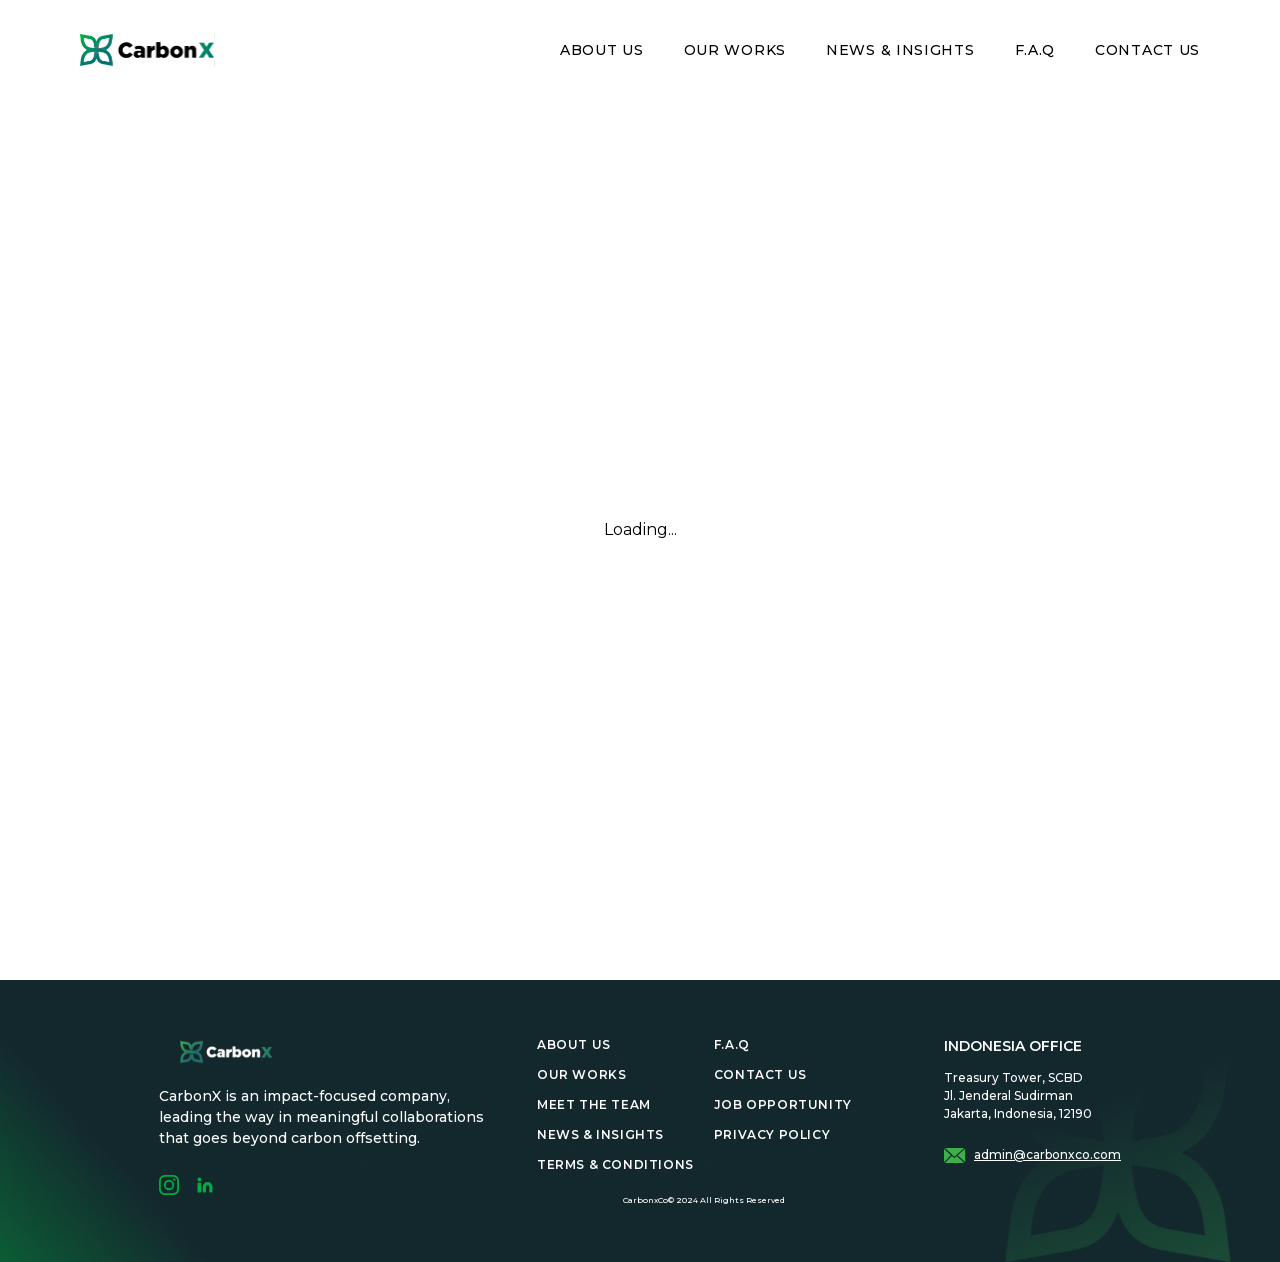
<file: works/placeholder/index.html>
<!DOCTYPE html><html lang="en"><head><meta charSet="utf-8"/><meta name="viewport" content="width=device-width, initial-scale=1"/><link rel="stylesheet" href="/_next/static/css/3b4567dc17a296d3.css" crossorigin="" data-precedence="next"/><link rel="preload" as="script" fetchPriority="low" href="/_next/static/chunks/webpack-f6d367a908612e36.js" crossorigin=""/><script src="/_next/static/chunks/fd9d1056-3267ae85bcfda482.js" async="" crossorigin=""></script><script src="/_next/static/chunks/938-5064a08069773ac5.js" async="" crossorigin=""></script><script src="/_next/static/chunks/main-app-4e748a0f97928636.js" async="" crossorigin=""></script><script src="/_next/static/chunks/250-7f24effe9f352000.js" async=""></script><script src="/_next/static/chunks/644-b5a2b31b8eecede8.js" async=""></script><script src="/_next/static/chunks/app/works/%5Bid%5D/page-fadd2f02955ea6d9.js" async=""></script><script src="/_next/static/chunks/app/layout-532a8e9da59ddb2e.js" async=""></script><script src="/_next/static/chunks/503-990276ae78938b6c.js" async=""></script><script src="/_next/static/chunks/app/page-59a50ef7922b0fa5.js" async=""></script><script src="/_next/static/chunks/818-982a6fd473014c6a.js" async=""></script><script src="/_next/static/chunks/app/works/page-6a800ae384616f22.js" async=""></script><meta name="google-site-verification" content="V4-jqIYjS8SUgmCC_to9shf6Xzgp_-9ayVk7YSzKS-E"/><title>Project | Carbonxco</title><meta name="description" content="Join CarbonX in empowering communities through quality carbon projects by leveraging climate technology solutions, for a more sustainable future."/><meta property="og:title" content="Carbonxco"/><meta property="og:description" content="Join CarbonX in empowering communities through quality carbon projects by leveraging climate technology solutions, for a more sustainable future."/><meta property="og:url" content="https://www.carbonxco.com/"/><meta property="og:image" content="https://www.carbonxco.com/carbonxco-og.jpg"/><meta property="og:image:width" content="1200"/><meta property="og:image:height" content="630"/><meta property="og:image:alt" content="Carbonxco open graph image"/><meta property="og:type" content="website"/><meta name="twitter:card" content="summary_large_image"/><meta name="twitter:title" content="Carbonxco"/><meta name="twitter:description" content="Join CarbonX in empowering communities through quality carbon projects by leveraging climate technology solutions, for a more sustainable future."/><meta name="twitter:image" content="https://www.carbonxco.com/carbonxco-og.jpg"/><meta name="twitter:image:width" content="1200"/><meta name="twitter:image:height" content="630"/><meta name="twitter:image:alt" content="Carbonxco open graph image"/><link rel="icon" href="/favicon.ico" type="image/x-icon" sizes="32x32"/><script src="/_next/static/chunks/polyfills-c67a75d1b6f99dc8.js" crossorigin="" noModule=""></script></head><body class="__className_069ab3 antialiased"><style>#nprogress{pointer-events:none}#nprogress .bar{background:#29d;position:fixed;z-index:1600;top: 0;left:0;width:100%;height:3px}#nprogress .peg{display:block;position:absolute;right:0;width:100px;height:100%;box-shadow:0 0 10px #29d,0 0 5px #29d;opacity:1;-webkit-transform:rotate(3deg) translate(0px,-4px);-ms-transform:rotate(3deg) translate(0px,-4px);transform:rotate(3deg) translate(0px,-4px)}#nprogress .spinner{display:block;position:fixed;z-index:1600;top: 15px;right:15px}#nprogress .spinner-icon{width:18px;height:18px;box-sizing:border-box;border:2px solid transparent;border-top-color:#29d;border-left-color:#29d;border-radius:50%;-webkit-animation:nprogress-spinner 400ms linear infinite;animation:nprogress-spinner 400ms linear infinite}.nprogress-custom-parent{overflow:hidden;position:relative}.nprogress-custom-parent #nprogress .bar,.nprogress-custom-parent #nprogress .spinner{position:absolute}@-webkit-keyframes nprogress-spinner{0%{-webkit-transform:rotate(0deg)}100%{-webkit-transform:rotate(360deg)}}@keyframes nprogress-spinner{0%{transform:rotate(0deg)}100%{transform:rotate(360deg)}}</style><div class="bg-white flex justify-between items-center h-[80px] p-3 md:p-5 md:pt-10 md:px-20"><a href="/"><img alt="carbonxco" loading="lazy" width="135" height="32" decoding="async" data-nimg="1" style="color:transparent" src="/assets/carbonxco-logo.svg"/></a><nav><div class="hidden lg:flex gap-10 items-center"><a class="tracking-wider text-[14px] font-medium text-center hover:text-[#00B040]" href="/about/">ABOUT US</a><a class="tracking-wider text-[14px] font-medium text-center hover:text-[#00B040]" href="/works/">OUR WORKS</a><a class="tracking-wider text-[14px] font-medium text-center hover:text-[#00B040]" href="/news/">NEWS &amp; INSIGHTS</a><a class="tracking-wider text-[14px] font-medium text-center hover:text-[#00B040]" href="/faq/">F.A.Q</a><a class="tracking-wider text-[14px] font-medium text-center hover:text-[#00B040]" href="/contact-us/">CONTACT US</a></div><div class="block lg:hidden"><button><img alt="menu" loading="lazy" width="40" height="40" decoding="async" data-nimg="1" style="color:transparent" src="/assets/menu-icon.svg"/></button></div></nav></div><!--$!--><template data-dgst="NEXT_DYNAMIC_NO_SSR_CODE"></template><!--/$--><div class="px-4 lg:px-[120px] xl:px-[159px] bg-[#13282D] md:bg-transparent py-5 md:py-14 relative"><footer><div class="hidden relative z-20 md:flex justify-between items-start flex-col md:flex-row gap-x-2"><div class="flex justify-between items-start gap-12 flex-col md:flex-row"><div><a href="/"><div class="w-[135px] h-[32px] relative"><img alt="carbonxco" loading="lazy" decoding="async" data-nimg="fill" class="object-contain" style="position:absolute;height:100%;width:100%;left:0;top:0;right:0;bottom:0;color:transparent" src="/assets/footer-logo.png"/></div></a><p class="mt-[18px] mb-[26px] max-w-[330px] font-medium text-white text-[14px]">CarbonX is an impact-focused company, leading the way in meaningful collaborations that goes beyond carbon offsetting.</p><div class="hidden lg:flex flex-row justify-start gap-4"><a target="_blank" href="https://www.instagram.com/carbonx.id/"><svg xmlns="http://www.w3.org/2000/svg" class="hover:stroke-[#8ACE94] hover:fill-[#8ACE94]" width="20" height="20" fill="none"><path fill="#00AC42" d="M10 0C7.282 0 6.943.013 5.879.058 4.81.111 4.088.276 3.45.524c-.657.257-1.217.6-1.77 1.156A4.849 4.849 0 0 0 .524 3.45C.276 4.088.11 4.81.058 5.88.01 6.943 0 7.282 0 10c0 2.719.013 3.057.058 4.121.053 1.065.218 1.791.466 2.429.257.657.6 1.217 1.156 1.77a4.848 4.848 0 0 0 1.77 1.156c.638.245 1.364.413 2.429.466C6.943 19.99 7.282 20 10 20c2.719 0 3.057-.013 4.121-.058 1.065-.053 1.791-.222 2.429-.466a4.905 4.905 0 0 0 1.77-1.156 4.823 4.823 0 0 0 1.156-1.77c.245-.638.413-1.364.466-2.429C19.99 13.057 20 12.72 20 10c0-2.718-.013-3.057-.058-4.121-.053-1.065-.222-1.795-.466-2.429a4.905 4.905 0 0 0-1.156-1.77A4.823 4.823 0 0 0 16.55.524C15.912.276 15.186.11 14.12.058 13.057.01 12.72 0 10 0Zm0 1.8c2.67 0 2.989.013 4.044.058.973.046 1.503.209 1.855.346.47.182.798.397 1.153.748.348.348.563.68.745 1.15.137.352.3.882.345 1.855.045 1.055.058 1.375.058 4.044 0 2.669-.013 2.988-.061 4.043-.053.973-.215 1.504-.352 1.855-.19.47-.401.798-.75 1.153a3.155 3.155 0 0 1-1.152.745c-.348.138-.886.3-1.863.346-1.06.045-1.373.058-4.05.058-2.676 0-2.988-.013-4.05-.062-.973-.052-1.51-.215-1.862-.352-.475-.19-.8-.4-1.15-.75a3.004 3.004 0 0 1-.748-1.152c-.14-.347-.3-.885-.352-1.862-.035-1.048-.052-1.373-.052-4.037 0-2.663.017-2.989.052-4.05.052-.977.212-1.514.352-1.862.173-.476.397-.801.748-1.153a2.983 2.983 0 0 1 1.15-.75c.352-.136.876-.299 1.853-.348 1.06-.038 1.373-.052 4.046-.052l.041.03Zm0 3.067a5.132 5.132 0 0 0-5.134 5.134A5.132 5.132 0 0 0 10 15.135a5.132 5.132 0 0 0 5.134-5.134A5.132 5.132 0 0 0 10 4.867Zm0 8.468A3.331 3.331 0 0 1 6.666 10 3.331 3.331 0 0 1 10 6.668 3.331 3.331 0 0 1 13.334 10 3.331 3.331 0 0 1 10 13.335Zm6.54-8.673a1.202 1.202 0 0 1-2.402 0 1.202 1.202 0 0 1 2.403 0Z"></path></svg></a><a target="_blank" href="https://www.linkedin.com/company/carbonx-investments/"><svg xmlns="http://www.w3.org/2000/svg" class="hover:stroke-[#8ACE94] hover:fill-[#8ACE94]" width="20" height="20" fill="none"><path fill="#00AC42" d="M12.625 7a4.858 4.858 0 0 0-4.875 4.85v4.9a.75.75 0 0 0 .75.75h1.75a.75.75 0 0 0 .75-.75v-4.9a1.618 1.618 0 0 1 1.791-1.608 1.667 1.667 0 0 1 1.459 1.666v4.842a.75.75 0 0 0 .75.75h1.75a.75.75 0 0 0 .75-.75v-4.9A4.858 4.858 0 0 0 12.625 7ZM5.5 7.75H3.25a.75.75 0 0 0-.75.75v8.25c0 .414.336.75.75.75H5.5a.75.75 0 0 0 .75-.75V8.5a.75.75 0 0 0-.75-.75ZM4.375 6.25a1.875 1.875 0 1 0 0-3.75 1.875 1.875 0 0 0 0 3.75Z"></path></svg></a></div><p class="block lg:hidden font-medium text-white text-[8px]">CarbonxCo© 2024 All Rights Reserved</p></div><div class="flex justify-start items-start lg:justify-center flex-col lg:items-center"><div class="grid grid-cols-2 gap-y-3 gap-x-5"><a class="tracking-wider text-[12px] text-white text-start font-semibold hover:text-[#00B040]" href="/about/">ABOUT US</a><a class="tracking-wider text-[12px] text-white text-start font-semibold hover:text-[#00B040]" href="/faq/">F.A.Q</a><a class="tracking-wider text-[12px] text-white text-start font-semibold hover:text-[#00B040]" href="/works/">OUR WORKS</a><a class="tracking-wider text-[12px] text-white text-start font-semibold hover:text-[#00B040]" href="/contact-us/">CONTACT US</a><a class="tracking-wider text-[12px] text-white text-start font-semibold hover:text-[#00B040]" href="/teams/">MEET THE TEAM</a><a class="tracking-wider text-[12px] text-white text-start font-semibold hover:text-[#00B040]" href="/career/">JOB OPPORTUNITY</a><a class="tracking-wider text-[12px] text-white text-start font-semibold hover:text-[#00B040]" href="/news/">NEWS &amp; INSIGHTS</a><a class="tracking-wider text-[12px] text-white text-start font-semibold hover:text-[#00B040]" href="/pp/">PRIVACY POLICY</a><a class="tracking-wider text-[12px] text-white text-start font-semibold hover:text-[#00B040]" href="/tc/">TERMS &amp; CONDITIONS</a></div><p class="hidden lg:block font-medium text-white text-[8px] mt-5">CarbonxCo© 2024 All Rights Reserved</p></div></div><div class="mt-10 md:mt-0"><p class="font-semibold text-white text-[14px]">INDONESIA OFFICE</p><p class="mt-3 mb-6 font-medium text-white text-[12px]">Treasury Tower, SCBD<br/>Jl. Jenderal Sudirman<br/>Jakarta, Indonesia, 12190</p><a href="mailto:admin@carbonxco.com" class="flex flex-row flex-nowrap items-center gap-2"><svg xmlns="http://www.w3.org/2000/svg" width="22" height="15" fill="none"><path fill="#3EB049" d="M20.232 0H.903l.857.778c.856.778 1.711 1.557 2.568 2.334a7001.57 7001.57 0 0 0 5.264 4.771c.236.214.475.423.709.639.061.056.098.059.163.002.782-.687 1.567-1.372 2.353-2.056 1.075-.936 2.152-1.87 3.228-2.806l1.996-1.74L20.12.103c.034-.029.064-.06.111-.104Z"></path><path fill="#3EB049" d="M.852 15h19.397c-.18-.21-.386-.37-.576-.545-.675-.626-1.354-1.248-2.033-1.871l-2.811-2.58c-.606-.555-1.214-1.109-1.818-1.666-.24-.221-.237-.224-.48-.012l-1.972 1.717c-.199.172-.198.17-.395-.009-.705-.641-1.413-1.28-2.115-1.927-.097-.089-.147-.08-.237.009-2.285 2.26-4.573 4.519-6.86 6.777-.03.03-.059.061-.1.107ZM21.16 14.168V.813c-.226.194-.431.369-.635.546l-4.467 3.889c-.756.659-1.512 1.319-2.27 1.976-.08.07-.089.113-.005.19.795.724 1.585 1.452 2.377 2.179a6623.601 6623.601 0 0 1 4.772 4.384c.068.062.14.118.228.192ZM0 .826V14.13c.155-.109.265-.242.386-.362 1.277-1.26 2.55-2.524 3.826-3.786.894-.883 1.786-1.768 2.686-2.645.12-.118.103-.175-.012-.278-.864-.778-1.722-1.562-2.583-2.343-.938-.85-1.876-1.701-2.816-2.55C1 1.725.511 1.286 0 .826Z"></path></svg><span class="font-medium text-xs text-white underline">admin@carbonxco.com</span></a><div class="flex lg:hidden flex-row justify-start gap-4 mt-5"><a target="_blank" href="https://www.instagram.com/carbonx.id/"><svg xmlns="http://www.w3.org/2000/svg" class="hover:stroke-[#8ACE94] hover:fill-[#8ACE94]" width="20" height="20" fill="none"><path fill="#00AC42" d="M10 0C7.282 0 6.943.013 5.879.058 4.81.111 4.088.276 3.45.524c-.657.257-1.217.6-1.77 1.156A4.849 4.849 0 0 0 .524 3.45C.276 4.088.11 4.81.058 5.88.01 6.943 0 7.282 0 10c0 2.719.013 3.057.058 4.121.053 1.065.218 1.791.466 2.429.257.657.6 1.217 1.156 1.77a4.848 4.848 0 0 0 1.77 1.156c.638.245 1.364.413 2.429.466C6.943 19.99 7.282 20 10 20c2.719 0 3.057-.013 4.121-.058 1.065-.053 1.791-.222 2.429-.466a4.905 4.905 0 0 0 1.77-1.156 4.823 4.823 0 0 0 1.156-1.77c.245-.638.413-1.364.466-2.429C19.99 13.057 20 12.72 20 10c0-2.718-.013-3.057-.058-4.121-.053-1.065-.222-1.795-.466-2.429a4.905 4.905 0 0 0-1.156-1.77A4.823 4.823 0 0 0 16.55.524C15.912.276 15.186.11 14.12.058 13.057.01 12.72 0 10 0Zm0 1.8c2.67 0 2.989.013 4.044.058.973.046 1.503.209 1.855.346.47.182.798.397 1.153.748.348.348.563.68.745 1.15.137.352.3.882.345 1.855.045 1.055.058 1.375.058 4.044 0 2.669-.013 2.988-.061 4.043-.053.973-.215 1.504-.352 1.855-.19.47-.401.798-.75 1.153a3.155 3.155 0 0 1-1.152.745c-.348.138-.886.3-1.863.346-1.06.045-1.373.058-4.05.058-2.676 0-2.988-.013-4.05-.062-.973-.052-1.51-.215-1.862-.352-.475-.19-.8-.4-1.15-.75a3.004 3.004 0 0 1-.748-1.152c-.14-.347-.3-.885-.352-1.862-.035-1.048-.052-1.373-.052-4.037 0-2.663.017-2.989.052-4.05.052-.977.212-1.514.352-1.862.173-.476.397-.801.748-1.153a2.983 2.983 0 0 1 1.15-.75c.352-.136.876-.299 1.853-.348 1.06-.038 1.373-.052 4.046-.052l.041.03Zm0 3.067a5.132 5.132 0 0 0-5.134 5.134A5.132 5.132 0 0 0 10 15.135a5.132 5.132 0 0 0 5.134-5.134A5.132 5.132 0 0 0 10 4.867Zm0 8.468A3.331 3.331 0 0 1 6.666 10 3.331 3.331 0 0 1 10 6.668 3.331 3.331 0 0 1 13.334 10 3.331 3.331 0 0 1 10 13.335Zm6.54-8.673a1.202 1.202 0 0 1-2.402 0 1.202 1.202 0 0 1 2.403 0Z"></path></svg></a><a target="_blank" href="https://www.linkedin.com/company/carbonx-investments/"><svg xmlns="http://www.w3.org/2000/svg" class="hover:stroke-[#8ACE94] hover:fill-[#8ACE94]" width="20" height="20" fill="none"><path fill="#00AC42" d="M12.625 7a4.858 4.858 0 0 0-4.875 4.85v4.9a.75.75 0 0 0 .75.75h1.75a.75.75 0 0 0 .75-.75v-4.9a1.618 1.618 0 0 1 1.791-1.608 1.667 1.667 0 0 1 1.459 1.666v4.842a.75.75 0 0 0 .75.75h1.75a.75.75 0 0 0 .75-.75v-4.9A4.858 4.858 0 0 0 12.625 7ZM5.5 7.75H3.25a.75.75 0 0 0-.75.75v8.25c0 .414.336.75.75.75H5.5a.75.75 0 0 0 .75-.75V8.5a.75.75 0 0 0-.75-.75ZM4.375 6.25a1.875 1.875 0 1 0 0-3.75 1.875 1.875 0 0 0 0 3.75Z"></path></svg></a></div></div></div><div class="flex md:hidden relative z-20 flex-col"><div class="flex justify-start items-start lg:justify-center flex-col lg:items-center"><div class="grid grid-cols-2 gap-y-3 gap-x-5"><a class="tracking-wider text-[12px] text-white text-start font-semibold hover:text-[#00B040]" href="/about/">ABOUT US</a><a class="tracking-wider text-[12px] text-white text-start font-semibold hover:text-[#00B040]" href="/faq/">F.A.Q</a><a class="tracking-wider text-[12px] text-white text-start font-semibold hover:text-[#00B040]" href="/works/">OUR WORKS</a><a class="tracking-wider text-[12px] text-white text-start font-semibold hover:text-[#00B040]" href="/contact-us/">CONTACT US</a><a class="tracking-wider text-[12px] text-white text-start font-semibold hover:text-[#00B040]" href="/teams/">MEET THE TEAM</a><a class="tracking-wider text-[12px] text-white text-start font-semibold hover:text-[#00B040]" href="/career/">JOB OPPORTUNITY</a><a class="tracking-wider text-[12px] text-white text-start font-semibold hover:text-[#00B040]" href="/news/">NEWS &amp; INSIGHTS</a><a class="tracking-wider text-[12px] text-white text-start font-semibold hover:text-[#00B040]" href="/pp/">PRIVACY POLICY</a><a class="tracking-wider text-[12px] text-white text-start font-semibold hover:text-[#00B040]" href="/tc/">TERMS &amp; CONDITIONS</a></div><p class="hidden lg:block font-medium text-white text-[8px] mt-5">CarbonxCo© 2024 All Rights Reserved</p></div><div class="mt-10 md:mt-0"><p class="font-semibold text-white text-[14px]">INDONESIA OFFICE</p><p class="mt-3 mb-6 font-medium text-white text-[12px]">Treasury Tower, SCBD<br/>Jl. Jenderal Sudirman<br/>Jakarta, Indonesia, 12190</p><a href="mailto:admin@carbonxco.com" class="flex flex-row flex-nowrap items-center gap-2"><svg xmlns="http://www.w3.org/2000/svg" width="22" height="15" fill="none"><path fill="#3EB049" d="M20.232 0H.903l.857.778c.856.778 1.711 1.557 2.568 2.334a7001.57 7001.57 0 0 0 5.264 4.771c.236.214.475.423.709.639.061.056.098.059.163.002.782-.687 1.567-1.372 2.353-2.056 1.075-.936 2.152-1.87 3.228-2.806l1.996-1.74L20.12.103c.034-.029.064-.06.111-.104Z"></path><path fill="#3EB049" d="M.852 15h19.397c-.18-.21-.386-.37-.576-.545-.675-.626-1.354-1.248-2.033-1.871l-2.811-2.58c-.606-.555-1.214-1.109-1.818-1.666-.24-.221-.237-.224-.48-.012l-1.972 1.717c-.199.172-.198.17-.395-.009-.705-.641-1.413-1.28-2.115-1.927-.097-.089-.147-.08-.237.009-2.285 2.26-4.573 4.519-6.86 6.777-.03.03-.059.061-.1.107ZM21.16 14.168V.813c-.226.194-.431.369-.635.546l-4.467 3.889c-.756.659-1.512 1.319-2.27 1.976-.08.07-.089.113-.005.19.795.724 1.585 1.452 2.377 2.179a6623.601 6623.601 0 0 1 4.772 4.384c.068.062.14.118.228.192ZM0 .826V14.13c.155-.109.265-.242.386-.362 1.277-1.26 2.55-2.524 3.826-3.786.894-.883 1.786-1.768 2.686-2.645.12-.118.103-.175-.012-.278-.864-.778-1.722-1.562-2.583-2.343-.938-.85-1.876-1.701-2.816-2.55C1 1.725.511 1.286 0 .826Z"></path></svg><span class="font-medium text-xs text-white underline">admin@carbonxco.com</span></a><div class="flex lg:hidden flex-row justify-start gap-4 mt-5"><a target="_blank" href="https://www.instagram.com/carbonx.id/"><svg xmlns="http://www.w3.org/2000/svg" class="hover:stroke-[#8ACE94] hover:fill-[#8ACE94]" width="20" height="20" fill="none"><path fill="#00AC42" d="M10 0C7.282 0 6.943.013 5.879.058 4.81.111 4.088.276 3.45.524c-.657.257-1.217.6-1.77 1.156A4.849 4.849 0 0 0 .524 3.45C.276 4.088.11 4.81.058 5.88.01 6.943 0 7.282 0 10c0 2.719.013 3.057.058 4.121.053 1.065.218 1.791.466 2.429.257.657.6 1.217 1.156 1.77a4.848 4.848 0 0 0 1.77 1.156c.638.245 1.364.413 2.429.466C6.943 19.99 7.282 20 10 20c2.719 0 3.057-.013 4.121-.058 1.065-.053 1.791-.222 2.429-.466a4.905 4.905 0 0 0 1.77-1.156 4.823 4.823 0 0 0 1.156-1.77c.245-.638.413-1.364.466-2.429C19.99 13.057 20 12.72 20 10c0-2.718-.013-3.057-.058-4.121-.053-1.065-.222-1.795-.466-2.429a4.905 4.905 0 0 0-1.156-1.77A4.823 4.823 0 0 0 16.55.524C15.912.276 15.186.11 14.12.058 13.057.01 12.72 0 10 0Zm0 1.8c2.67 0 2.989.013 4.044.058.973.046 1.503.209 1.855.346.47.182.798.397 1.153.748.348.348.563.68.745 1.15.137.352.3.882.345 1.855.045 1.055.058 1.375.058 4.044 0 2.669-.013 2.988-.061 4.043-.053.973-.215 1.504-.352 1.855-.19.47-.401.798-.75 1.153a3.155 3.155 0 0 1-1.152.745c-.348.138-.886.3-1.863.346-1.06.045-1.373.058-4.05.058-2.676 0-2.988-.013-4.05-.062-.973-.052-1.51-.215-1.862-.352-.475-.19-.8-.4-1.15-.75a3.004 3.004 0 0 1-.748-1.152c-.14-.347-.3-.885-.352-1.862-.035-1.048-.052-1.373-.052-4.037 0-2.663.017-2.989.052-4.05.052-.977.212-1.514.352-1.862.173-.476.397-.801.748-1.153a2.983 2.983 0 0 1 1.15-.75c.352-.136.876-.299 1.853-.348 1.06-.038 1.373-.052 4.046-.052l.041.03Zm0 3.067a5.132 5.132 0 0 0-5.134 5.134A5.132 5.132 0 0 0 10 15.135a5.132 5.132 0 0 0 5.134-5.134A5.132 5.132 0 0 0 10 4.867Zm0 8.468A3.331 3.331 0 0 1 6.666 10 3.331 3.331 0 0 1 10 6.668 3.331 3.331 0 0 1 13.334 10 3.331 3.331 0 0 1 10 13.335Zm6.54-8.673a1.202 1.202 0 0 1-2.402 0 1.202 1.202 0 0 1 2.403 0Z"></path></svg></a><a target="_blank" href="https://www.linkedin.com/company/carbonx-investments/"><svg xmlns="http://www.w3.org/2000/svg" class="hover:stroke-[#8ACE94] hover:fill-[#8ACE94]" width="20" height="20" fill="none"><path fill="#00AC42" d="M12.625 7a4.858 4.858 0 0 0-4.875 4.85v4.9a.75.75 0 0 0 .75.75h1.75a.75.75 0 0 0 .75-.75v-4.9a1.618 1.618 0 0 1 1.791-1.608 1.667 1.667 0 0 1 1.459 1.666v4.842a.75.75 0 0 0 .75.75h1.75a.75.75 0 0 0 .75-.75v-4.9A4.858 4.858 0 0 0 12.625 7ZM5.5 7.75H3.25a.75.75 0 0 0-.75.75v8.25c0 .414.336.75.75.75H5.5a.75.75 0 0 0 .75-.75V8.5a.75.75 0 0 0-.75-.75ZM4.375 6.25a1.875 1.875 0 1 0 0-3.75 1.875 1.875 0 0 0 0 3.75Z"></path></svg></a></div></div><div class="mt-10"><div><a href="/"><div class="w-[135px] h-[32px] relative"><img alt="carbonxco" loading="lazy" decoding="async" data-nimg="fill" class="object-contain" style="position:absolute;height:100%;width:100%;left:0;top:0;right:0;bottom:0;color:transparent" src="/assets/footer-logo.png"/></div></a><p class="mt-[18px] mb-[26px] max-w-[330px] font-medium text-white text-[14px]">CarbonX is an impact-focused company, leading the way in meaningful collaborations that goes beyond carbon offsetting.</p><div class="hidden lg:flex flex-row justify-start gap-4"><a target="_blank" href="https://www.instagram.com/carbonx.id/"><svg xmlns="http://www.w3.org/2000/svg" class="hover:stroke-[#8ACE94] hover:fill-[#8ACE94]" width="20" height="20" fill="none"><path fill="#00AC42" d="M10 0C7.282 0 6.943.013 5.879.058 4.81.111 4.088.276 3.45.524c-.657.257-1.217.6-1.77 1.156A4.849 4.849 0 0 0 .524 3.45C.276 4.088.11 4.81.058 5.88.01 6.943 0 7.282 0 10c0 2.719.013 3.057.058 4.121.053 1.065.218 1.791.466 2.429.257.657.6 1.217 1.156 1.77a4.848 4.848 0 0 0 1.77 1.156c.638.245 1.364.413 2.429.466C6.943 19.99 7.282 20 10 20c2.719 0 3.057-.013 4.121-.058 1.065-.053 1.791-.222 2.429-.466a4.905 4.905 0 0 0 1.77-1.156 4.823 4.823 0 0 0 1.156-1.77c.245-.638.413-1.364.466-2.429C19.99 13.057 20 12.72 20 10c0-2.718-.013-3.057-.058-4.121-.053-1.065-.222-1.795-.466-2.429a4.905 4.905 0 0 0-1.156-1.77A4.823 4.823 0 0 0 16.55.524C15.912.276 15.186.11 14.12.058 13.057.01 12.72 0 10 0Zm0 1.8c2.67 0 2.989.013 4.044.058.973.046 1.503.209 1.855.346.47.182.798.397 1.153.748.348.348.563.68.745 1.15.137.352.3.882.345 1.855.045 1.055.058 1.375.058 4.044 0 2.669-.013 2.988-.061 4.043-.053.973-.215 1.504-.352 1.855-.19.47-.401.798-.75 1.153a3.155 3.155 0 0 1-1.152.745c-.348.138-.886.3-1.863.346-1.06.045-1.373.058-4.05.058-2.676 0-2.988-.013-4.05-.062-.973-.052-1.51-.215-1.862-.352-.475-.19-.8-.4-1.15-.75a3.004 3.004 0 0 1-.748-1.152c-.14-.347-.3-.885-.352-1.862-.035-1.048-.052-1.373-.052-4.037 0-2.663.017-2.989.052-4.05.052-.977.212-1.514.352-1.862.173-.476.397-.801.748-1.153a2.983 2.983 0 0 1 1.15-.75c.352-.136.876-.299 1.853-.348 1.06-.038 1.373-.052 4.046-.052l.041.03Zm0 3.067a5.132 5.132 0 0 0-5.134 5.134A5.132 5.132 0 0 0 10 15.135a5.132 5.132 0 0 0 5.134-5.134A5.132 5.132 0 0 0 10 4.867Zm0 8.468A3.331 3.331 0 0 1 6.666 10 3.331 3.331 0 0 1 10 6.668 3.331 3.331 0 0 1 13.334 10 3.331 3.331 0 0 1 10 13.335Zm6.54-8.673a1.202 1.202 0 0 1-2.402 0 1.202 1.202 0 0 1 2.403 0Z"></path></svg></a><a target="_blank" href="https://www.linkedin.com/company/carbonx-investments/"><svg xmlns="http://www.w3.org/2000/svg" class="hover:stroke-[#8ACE94] hover:fill-[#8ACE94]" width="20" height="20" fill="none"><path fill="#00AC42" d="M12.625 7a4.858 4.858 0 0 0-4.875 4.85v4.9a.75.75 0 0 0 .75.75h1.75a.75.75 0 0 0 .75-.75v-4.9a1.618 1.618 0 0 1 1.791-1.608 1.667 1.667 0 0 1 1.459 1.666v4.842a.75.75 0 0 0 .75.75h1.75a.75.75 0 0 0 .75-.75v-4.9A4.858 4.858 0 0 0 12.625 7ZM5.5 7.75H3.25a.75.75 0 0 0-.75.75v8.25c0 .414.336.75.75.75H5.5a.75.75 0 0 0 .75-.75V8.5a.75.75 0 0 0-.75-.75ZM4.375 6.25a1.875 1.875 0 1 0 0-3.75 1.875 1.875 0 0 0 0 3.75Z"></path></svg></a></div><p class="block lg:hidden font-medium text-white text-[8px]">CarbonxCo© 2024 All Rights Reserved</p></div></div></div><img alt="carbonx footer" loading="lazy" decoding="async" data-nimg="fill" class="z-10 hidden md:block absolute top-0 left-0 object-cover" style="position:absolute;height:100%;width:100%;left:0;top:0;right:0;bottom:0;color:transparent" src="/assets/footer-bg.png"/></footer></div><script src="/_next/static/chunks/webpack-f6d367a908612e36.js" crossorigin="" async=""></script><script>(self.__next_f=self.__next_f||[]).push([0]);self.__next_f.push([2,null])</script><script>self.__next_f.push([1,"1:HL[\"/_next/static/css/3b4567dc17a296d3.css\",\"style\",{\"crossOrigin\":\"\"}]\n0:\"$L2\"\n"])</script><script>self.__next_f.push([1,"3:I[7690,[],\"\"]\n5:\"$Sreact.suspense\"\n6:I[6005,[\"250\",\"static/chunks/250-7f24effe9f352000.js\",\"644\",\"static/chunks/644-b5a2b31b8eecede8.js\",\"426\",\"static/chunks/app/works/%5Bid%5D/page-fadd2f02955ea6d9.js\"],\"NoSSR\"]\n7:I[2753,[\"250\",\"static/chunks/250-7f24effe9f352000.js\",\"644\",\"static/chunks/644-b5a2b31b8eecede8.js\",\"426\",\"static/chunks/app/works/%5Bid%5D/page-fadd2f02955ea6d9.js\"],\"\"]\n8:I[5613,[],\"\"]\na:I[1778,[],\"\"]\nb:I[3955,[\"250\",\"static/chunks/250-7f24effe9f352000.js\",\"644\",\"static/chunks/644-b5a2b31b8ee"])</script><script>self.__next_f.push([1,"cede8.js\",\"185\",\"static/chunks/app/layout-532a8e9da59ddb2e.js\"],\"\"]\nc:I[5250,[\"250\",\"static/chunks/250-7f24effe9f352000.js\",\"644\",\"static/chunks/644-b5a2b31b8eecede8.js\",\"503\",\"static/chunks/503-990276ae78938b6c.js\",\"931\",\"static/chunks/app/page-59a50ef7922b0fa5.js\"],\"\"]\nd:I[1749,[\"250\",\"static/chunks/250-7f24effe9f352000.js\",\"644\",\"static/chunks/644-b5a2b31b8eecede8.js\",\"818\",\"static/chunks/818-982a6fd473014c6a.js\",\"453\",\"static/chunks/app/works/page-6a800ae384616f22.js\"],\"Image\"]\ne:I[9885,[\"250\",\"static/c"])</script><script>self.__next_f.push([1,"hunks/250-7f24effe9f352000.js\",\"644\",\"static/chunks/644-b5a2b31b8eecede8.js\",\"185\",\"static/chunks/app/layout-532a8e9da59ddb2e.js\"],\"Sidebar\"]\n5f:I[8955,[],\"\"]\n9:[\"id\",\"placeholder\",\"d\"]\nf:T69a,"])</script><script>self.__next_f.push([1,"M10 0C7.282 0 6.943.013 5.879.058 4.81.111 4.088.276 3.45.524c-.657.257-1.217.6-1.77 1.156A4.849 4.849 0 0 0 .524 3.45C.276 4.088.11 4.81.058 5.88.01 6.943 0 7.282 0 10c0 2.719.013 3.057.058 4.121.053 1.065.218 1.791.466 2.429.257.657.6 1.217 1.156 1.77a4.848 4.848 0 0 0 1.77 1.156c.638.245 1.364.413 2.429.466C6.943 19.99 7.282 20 10 20c2.719 0 3.057-.013 4.121-.058 1.065-.053 1.791-.222 2.429-.466a4.905 4.905 0 0 0 1.77-1.156 4.823 4.823 0 0 0 1.156-1.77c.245-.638.413-1.364.466-2.429C19.99 13.057 20 12.72 20 10c0-2.718-.013-3.057-.058-4.121-.053-1.065-.222-1.795-.466-2.429a4.905 4.905 0 0 0-1.156-1.77A4.823 4.823 0 0 0 16.55.524C15.912.276 15.186.11 14.12.058 13.057.01 12.72 0 10 0Zm0 1.8c2.67 0 2.989.013 4.044.058.973.046 1.503.209 1.855.346.47.182.798.397 1.153.748.348.348.563.68.745 1.15.137.352.3.882.345 1.855.045 1.055.058 1.375.058 4.044 0 2.669-.013 2.988-.061 4.043-.053.973-.215 1.504-.352 1.855-.19.47-.401.798-.75 1.153a3.155 3.155 0 0 1-1.152.745c-.348.138-.886.3-1.863.346-1.06.045-1.373.058-4.05.058-2.676 0-2.988-.013-4.05-.062-.973-.052-1.51-.215-1.862-.352-.475-.19-.8-.4-1.15-.75a3.004 3.004 0 0 1-.748-1.152c-.14-.347-.3-.885-.352-1.862-.035-1.048-.052-1.373-.052-4.037 0-2.663.017-2.989.052-4.05.052-.977.212-1.514.352-1.862.173-.476.397-.801.748-1.153a2.983 2.983 0 0 1 1.15-.75c.352-.136.876-.299 1.853-.348 1.06-.038 1.373-.052 4.046-.052l.041.03Zm0 3.067a5.132 5.132 0 0 0-5.134 5.134A5.132 5.132 0 0 0 10 15.135a5.132 5.132 0 0 0 5.134-5.134A5.132 5.132 0 0 0 10 4.867Zm0 8.468A3.331 3.331 0 0 1 6.666 10 3.331 3.331 0 0 1 10 6.668 3.331 3.331 0 0 1 13.334 10 3.331 3.331 0 0 1 10 13.335Zm6.54-8.673a1.202 1.202 0 0 1-2.402 0 1.202 1.202 0 0 1 2.403 0Z"])</script><script>self.__next_f.push([1,"10:T69a,"])</script><script>self.__next_f.push([1,"M10 0C7.282 0 6.943.013 5.879.058 4.81.111 4.088.276 3.45.524c-.657.257-1.217.6-1.77 1.156A4.849 4.849 0 0 0 .524 3.45C.276 4.088.11 4.81.058 5.88.01 6.943 0 7.282 0 10c0 2.719.013 3.057.058 4.121.053 1.065.218 1.791.466 2.429.257.657.6 1.217 1.156 1.77a4.848 4.848 0 0 0 1.77 1.156c.638.245 1.364.413 2.429.466C6.943 19.99 7.282 20 10 20c2.719 0 3.057-.013 4.121-.058 1.065-.053 1.791-.222 2.429-.466a4.905 4.905 0 0 0 1.77-1.156 4.823 4.823 0 0 0 1.156-1.77c.245-.638.413-1.364.466-2.429C19.99 13.057 20 12.72 20 10c0-2.718-.013-3.057-.058-4.121-.053-1.065-.222-1.795-.466-2.429a4.905 4.905 0 0 0-1.156-1.77A4.823 4.823 0 0 0 16.55.524C15.912.276 15.186.11 14.12.058 13.057.01 12.72 0 10 0Zm0 1.8c2.67 0 2.989.013 4.044.058.973.046 1.503.209 1.855.346.47.182.798.397 1.153.748.348.348.563.68.745 1.15.137.352.3.882.345 1.855.045 1.055.058 1.375.058 4.044 0 2.669-.013 2.988-.061 4.043-.053.973-.215 1.504-.352 1.855-.19.47-.401.798-.75 1.153a3.155 3.155 0 0 1-1.152.745c-.348.138-.886.3-1.863.346-1.06.045-1.373.058-4.05.058-2.676 0-2.988-.013-4.05-.062-.973-.052-1.51-.215-1.862-.352-.475-.19-.8-.4-1.15-.75a3.004 3.004 0 0 1-.748-1.152c-.14-.347-.3-.885-.352-1.862-.035-1.048-.052-1.373-.052-4.037 0-2.663.017-2.989.052-4.05.052-.977.212-1.514.352-1.862.173-.476.397-.801.748-1.153a2.983 2.983 0 0 1 1.15-.75c.352-.136.876-.299 1.853-.348 1.06-.038 1.373-.052 4.046-.052l.041.03Zm0 3.067a5.132 5.132 0 0 0-5.134 5.134A5.132 5.132 0 0 0 10 15.135a5.132 5.132 0 0 0 5.134-5.134A5.132 5.132 0 0 0 10 4.867Zm0 8.468A3.331 3.331 0 0 1 6.666 10 3.331 3.331 0 0 1 10 6.668 3.331 3.331 0 0 1 13.334 10 3.331 3.331 0 0 1 10 13.335Zm6.54-8.673a1.202 1.202 0 0 1-2.402 0 1.202 1.202 0 0 1 2.403 0Z"])</script><script>self.__next_f.push([1,"18:{\"className\":\"tracking-wider text-[12px] text-white text-start font-semibold hover:text-[#00B040]\",\"href\":\"/about\",\"children\":\"ABOUT US\"}\n17:[\"$\",\"$Lc\",\"ABOUT US\",\"$18\"]\n1a:{\"className\":\"tracking-wider text-[12px] text-white text-start font-semibold hover:text-[#00B040]\",\"href\":\"/faq\",\"children\":\"F.A.Q\"}\n19:[\"$\",\"$Lc\",\"F.A.Q\",\"$1a\"]\n1c:{\"className\":\"tracking-wider text-[12px] text-white text-start font-semibold hover:text-[#00B040]\",\"href\":\"/works\",\"children\":\"OUR WORKS\"}\n1b:[\"$\",\"$Lc\",\"OUR WORKS\",\"$1c\"]"])</script><script>self.__next_f.push([1,"\n1e:{\"className\":\"tracking-wider text-[12px] text-white text-start font-semibold hover:text-[#00B040]\",\"href\":\"/contact-us\",\"children\":\"CONTACT US\"}\n1d:[\"$\",\"$Lc\",\"CONTACT US\",\"$1e\"]\n20:{\"className\":\"tracking-wider text-[12px] text-white text-start font-semibold hover:text-[#00B040]\",\"href\":\"/teams\",\"children\":\"MEET THE TEAM\"}\n1f:[\"$\",\"$Lc\",\"MEET THE TEAM\",\"$20\"]\n22:{\"className\":\"tracking-wider text-[12px] text-white text-start font-semibold hover:text-[#00B040]\",\"href\":\"/career\",\"children\":\"JOB OPPORTUNITY"])</script><script>self.__next_f.push([1,"\"}\n21:[\"$\",\"$Lc\",\"JOB OPPORTUNITY\",\"$22\"]\n24:{\"className\":\"tracking-wider text-[12px] text-white text-start font-semibold hover:text-[#00B040]\",\"href\":\"/news\",\"children\":\"NEWS \u0026 INSIGHTS\"}\n23:[\"$\",\"$Lc\",\"NEWS \u0026 INSIGHTS\",\"$24\"]\n26:{\"className\":\"tracking-wider text-[12px] text-white text-start font-semibold hover:text-[#00B040]\",\"href\":\"/pp\",\"children\":\"PRIVACY POLICY\"}\n25:[\"$\",\"$Lc\",\"PRIVACY POLICY\",\"$26\"]\n28:{\"className\":\"tracking-wider text-[12px] text-white text-start font-semibold hover:text-[#00B040]\","])</script><script>self.__next_f.push([1,"\"href\":\"/tc\",\"children\":\"TERMS \u0026 CONDITIONS\"}\n27:[\"$\",\"$Lc\",\"TERMS \u0026 CONDITIONS\",\"$28\"]\n16:[\"$17\",\"$19\",\"$1b\",\"$1d\",\"$1f\",\"$21\",\"$23\",\"$25\",\"$27\"]\n15:{\"className\":\"grid grid-cols-2 gap-y-3 gap-x-5\",\"children\":\"$16\"}\n14:[\"$\",\"div\",null,\"$15\"]\n2a:{\"className\":\"hidden lg:block font-medium text-white text-[8px] mt-5\",\"children\":\"CarbonxCo© 2024 All Rights Reserved\"}\n29:[\"$\",\"p\",null,\"$2a\"]\n13:[\"$14\",\"$29\"]\n12:{\"className\":\"flex justify-start items-start lg:justify-center flex-col lg:items-center\",\"children\":\"$"])</script><script>self.__next_f.push([1,"13\"}\n11:[\"$\",\"div\",null,\"$12\"]\n2f:{\"className\":\"font-semibold text-white text-[14px]\",\"children\":\"INDONESIA OFFICE\"}\n2e:[\"$\",\"p\",null,\"$2f\"]\n34:{}\n33:[\"$\",\"br\",null,\"$34\"]\n36:{}\n35:[\"$\",\"br\",null,\"$36\"]\n32:[\"Treasury Tower, SCBD\",\"$33\",\"Jl. Jenderal Sudirman\",\"$35\",\"Jakarta, Indonesia, 12190\"]\n31:{\"className\":\"mt-3 mb-6 font-medium text-white text-[12px]\",\"children\":\"$32\"}\n30:[\"$\",\"p\",null,\"$31\"]\n"])</script><script>self.__next_f.push([1,"3a:[\"$\",\"svg\",null,{\"xmlns\":\"http://www.w3.org/2000/svg\",\"width\":22,\"height\":15,\"fill\":\"none\",\"children\":[[\"$\",\"path\",null,{\"fill\":\"#3EB049\",\"d\":\"M20.232 0H.903l.857.778c.856.778 1.711 1.557 2.568 2.334a7001.57 7001.57 0 0 0 5.264 4.771c.236.214.475.423.709.639.061.056.098.059.163.002.782-.687 1.567-1.372 2.353-2.056 1.075-.936 2.152-1.87 3.228-2.806l1.996-1.74L20.12.103c.034-.029.064-.06.111-.104Z\"}],[\"$\",\"path\",null,{\"fill\":\"#3EB049\",\"d\":\"M.852 15h19.397c-.18-.21-.386-.37-.576-.545-.675-.626-1.354-1.248-2.033-1.871l-2.811-2.58c-.606-.555-1.214-1.109-1.818-1.666-.24-.221-.237-.224-.48-.012l-1.972 1.717c-.199.172-.198.17-.395-.009-.705-.641-1.413-1.28-2.115-1.927-.097-.089-.147-.08-.237.009-2.285 2.26-4.573 4.519-6.86 6.777-.03.03-.059.061-.1.107ZM21.16 14.168V.813c-.226.194-.431.369-.635.546l-4.467 3.889c-.756.659-1.512 1.319-2.27 1.976-.08.07-.089.113-.005.19.795.724 1.585 1.452 2.377 2.179a6623.601 6623.601 0 0 1 4.772 4.384c.068.062.14.118.228.192ZM0 .826V14.13c.155-.109.265-.242.386-.362 1.277-1.26 2.55-2.524 3.826-3.786.894-.883 1.786-1.768 2.686-2.645.12-.118.103-.175-.012-.278-.864-.778-1.722-1.562-2.583-2.343-.938-.85-1.876-1.701-2.816-2.55C1 1.725.511 1.286 0 .826Z\"}]]}]\n"])</script><script>self.__next_f.push([1,"3c:{\"className\":\"font-medium text-xs text-white underline\",\"children\":\"admin@carbonxco.com\"}\n3b:[\"$\",\"span\",null,\"$3c\"]\n39:[\"$3a\",\"$3b\"]\n38:{\"href\":\"mailto:admin@carbonxco.com\",\"className\":\"flex flex-row flex-nowrap items-center gap-2\",\"children\":\"$39\"}\n37:[\"$\",\"a\",null,\"$38\"]\n43:T69a,"])</script><script>self.__next_f.push([1,"M10 0C7.282 0 6.943.013 5.879.058 4.81.111 4.088.276 3.45.524c-.657.257-1.217.6-1.77 1.156A4.849 4.849 0 0 0 .524 3.45C.276 4.088.11 4.81.058 5.88.01 6.943 0 7.282 0 10c0 2.719.013 3.057.058 4.121.053 1.065.218 1.791.466 2.429.257.657.6 1.217 1.156 1.77a4.848 4.848 0 0 0 1.77 1.156c.638.245 1.364.413 2.429.466C6.943 19.99 7.282 20 10 20c2.719 0 3.057-.013 4.121-.058 1.065-.053 1.791-.222 2.429-.466a4.905 4.905 0 0 0 1.77-1.156 4.823 4.823 0 0 0 1.156-1.77c.245-.638.413-1.364.466-2.429C19.99 13.057 20 12.72 20 10c0-2.718-.013-3.057-.058-4.121-.053-1.065-.222-1.795-.466-2.429a4.905 4.905 0 0 0-1.156-1.77A4.823 4.823 0 0 0 16.55.524C15.912.276 15.186.11 14.12.058 13.057.01 12.72 0 10 0Zm0 1.8c2.67 0 2.989.013 4.044.058.973.046 1.503.209 1.855.346.47.182.798.397 1.153.748.348.348.563.68.745 1.15.137.352.3.882.345 1.855.045 1.055.058 1.375.058 4.044 0 2.669-.013 2.988-.061 4.043-.053.973-.215 1.504-.352 1.855-.19.47-.401.798-.75 1.153a3.155 3.155 0 0 1-1.152.745c-.348.138-.886.3-1.863.346-1.06.045-1.373.058-4.05.058-2.676 0-2.988-.013-4.05-.062-.973-.052-1.51-.215-1.862-.352-.475-.19-.8-.4-1.15-.75a3.004 3.004 0 0 1-.748-1.152c-.14-.347-.3-.885-.352-1.862-.035-1.048-.052-1.373-.052-4.037 0-2.663.017-2.989.052-4.05.052-.977.212-1.514.352-1.862.173-.476.397-.801.748-1.153a2.983 2.983 0 0 1 1.15-.75c.352-.136.876-.299 1.853-.348 1.06-.038 1.373-.052 4.046-.052l.041.03Zm0 3.067a5.132 5.132 0 0 0-5.134 5.134A5.132 5.132 0 0 0 10 15.135a5.132 5.132 0 0 0 5.134-5.134A5.132 5.132 0 0 0 10 4.867Zm0 8.468A3.331 3.331 0 0 1 6.666 10 3.331 3.331 0 0 1 10 6.668 3.331 3.331 0 0 1 13.334 10 3.331 3.331 0 0 1 10 13.335Zm6.54-8.673a1.202 1.202 0 0 1-2.402 0 1.202 1.202 0 0 1 2.403 0Z"])</script><script>self.__next_f.push([1,"42:[\"$\",\"svg\",null,{\"xmlns\":\"http://www.w3.org/2000/svg\",\"className\":\"hover:stroke-[#8ACE94] hover:fill-[#8ACE94]\",\"width\":20,\"height\":20,\"fill\":\"none\",\"children\":[\"$\",\"path\",null,{\"fill\":\"#00AC42\",\"d\":\"$43\"}]}]\n41:{\"href\":\"https://www.instagram.com/carbonx.id/\",\"target\":\"_blank\",\"children\":\"$42\"}\n40:[\"$\",\"$Lc\",null,\"$41\"]\n"])</script><script>self.__next_f.push([1,"46:[\"$\",\"svg\",null,{\"xmlns\":\"http://www.w3.org/2000/svg\",\"className\":\"hover:stroke-[#8ACE94] hover:fill-[#8ACE94]\",\"width\":20,\"height\":20,\"fill\":\"none\",\"children\":[\"$\",\"path\",null,{\"fill\":\"#00AC42\",\"d\":\"M12.625 7a4.858 4.858 0 0 0-4.875 4.85v4.9a.75.75 0 0 0 .75.75h1.75a.75.75 0 0 0 .75-.75v-4.9a1.618 1.618 0 0 1 1.791-1.608 1.667 1.667 0 0 1 1.459 1.666v4.842a.75.75 0 0 0 .75.75h1.75a.75.75 0 0 0 .75-.75v-4.9A4.858 4.858 0 0 0 12.625 7ZM5.5 7.75H3.25a.75.75 0 0 0-.75.75v8.25c0 .414.336.75.75.75H5.5a.75.75 0 0 0 .75-.75V8.5a.75.75 0 0 0-.75-.75ZM4.375 6.25a1.875 1.875 0 1 0 0-3.75 1.875 1.875 0 0 0 0 3.75Z\"}]}]\n"])</script><script>self.__next_f.push([1,"45:{\"href\":\"https://www.linkedin.com/company/carbonx-investments/\",\"target\":\"_blank\",\"children\":\"$46\"}\n44:[\"$\",\"$Lc\",null,\"$45\"]\n3f:[\"$40\",\"$44\"]\n3e:{\"className\":\"flex lg:hidden flex-row justify-start gap-4 mt-5\",\"children\":\"$3f\"}\n3d:[\"$\",\"div\",null,\"$3e\"]\n2d:[\"$2e\",\"$30\",\"$37\",\"$3d\"]\n2c:{\"className\":\"mt-10 md:mt-0\",\"children\":\"$2d\"}\n2b:[\"$\",\"div\",null,\"$2c\"]\n4f:{\"alt\":\"carbonxco\",\"className\":\"object-contain\",\"src\":\"/assets/footer-logo.png\",\"fill\":true,\"sizes\":\"130\"}\n4e:[\"$\",\"$Ld\",null,\"$4f\"]\n4d:{\"className"])</script><script>self.__next_f.push([1,"\":\"w-[135px] h-[32px] relative\",\"children\":\"$4e\"}\n4c:[\"$\",\"div\",null,\"$4d\"]\n4b:{\"href\":\"/\",\"children\":\"$4c\"}\n4a:[\"$\",\"$Lc\",null,\"$4b\"]\n51:{\"className\":\"mt-[18px] mb-[26px] max-w-[330px] font-medium text-white text-[14px]\",\"children\":\"CarbonX is an impact-focused company, leading the way in meaningful collaborations that goes beyond carbon offsetting.\"}\n50:[\"$\",\"p\",null,\"$51\"]\n58:T69a,"])</script><script>self.__next_f.push([1,"M10 0C7.282 0 6.943.013 5.879.058 4.81.111 4.088.276 3.45.524c-.657.257-1.217.6-1.77 1.156A4.849 4.849 0 0 0 .524 3.45C.276 4.088.11 4.81.058 5.88.01 6.943 0 7.282 0 10c0 2.719.013 3.057.058 4.121.053 1.065.218 1.791.466 2.429.257.657.6 1.217 1.156 1.77a4.848 4.848 0 0 0 1.77 1.156c.638.245 1.364.413 2.429.466C6.943 19.99 7.282 20 10 20c2.719 0 3.057-.013 4.121-.058 1.065-.053 1.791-.222 2.429-.466a4.905 4.905 0 0 0 1.77-1.156 4.823 4.823 0 0 0 1.156-1.77c.245-.638.413-1.364.466-2.429C19.99 13.057 20 12.72 20 10c0-2.718-.013-3.057-.058-4.121-.053-1.065-.222-1.795-.466-2.429a4.905 4.905 0 0 0-1.156-1.77A4.823 4.823 0 0 0 16.55.524C15.912.276 15.186.11 14.12.058 13.057.01 12.72 0 10 0Zm0 1.8c2.67 0 2.989.013 4.044.058.973.046 1.503.209 1.855.346.47.182.798.397 1.153.748.348.348.563.68.745 1.15.137.352.3.882.345 1.855.045 1.055.058 1.375.058 4.044 0 2.669-.013 2.988-.061 4.043-.053.973-.215 1.504-.352 1.855-.19.47-.401.798-.75 1.153a3.155 3.155 0 0 1-1.152.745c-.348.138-.886.3-1.863.346-1.06.045-1.373.058-4.05.058-2.676 0-2.988-.013-4.05-.062-.973-.052-1.51-.215-1.862-.352-.475-.19-.8-.4-1.15-.75a3.004 3.004 0 0 1-.748-1.152c-.14-.347-.3-.885-.352-1.862-.035-1.048-.052-1.373-.052-4.037 0-2.663.017-2.989.052-4.05.052-.977.212-1.514.352-1.862.173-.476.397-.801.748-1.153a2.983 2.983 0 0 1 1.15-.75c.352-.136.876-.299 1.853-.348 1.06-.038 1.373-.052 4.046-.052l.041.03Zm0 3.067a5.132 5.132 0 0 0-5.134 5.134A5.132 5.132 0 0 0 10 15.135a5.132 5.132 0 0 0 5.134-5.134A5.132 5.132 0 0 0 10 4.867Zm0 8.468A3.331 3.331 0 0 1 6.666 10 3.331 3.331 0 0 1 10 6.668 3.331 3.331 0 0 1 13.334 10 3.331 3.331 0 0 1 10 13.335Zm6.54-8.673a1.202 1.202 0 0 1-2.402 0 1.202 1.202 0 0 1 2.403 0Z"])</script><script>self.__next_f.push([1,"57:[\"$\",\"svg\",null,{\"xmlns\":\"http://www.w3.org/2000/svg\",\"className\":\"hover:stroke-[#8ACE94] hover:fill-[#8ACE94]\",\"width\":20,\"height\":20,\"fill\":\"none\",\"children\":[\"$\",\"path\",null,{\"fill\":\"#00AC42\",\"d\":\"$58\"}]}]\n56:{\"href\":\"https://www.instagram.com/carbonx.id/\",\"target\":\"_blank\",\"children\":\"$57\"}\n55:[\"$\",\"$Lc\",null,\"$56\"]\n"])</script><script>self.__next_f.push([1,"5b:[\"$\",\"svg\",null,{\"xmlns\":\"http://www.w3.org/2000/svg\",\"className\":\"hover:stroke-[#8ACE94] hover:fill-[#8ACE94]\",\"width\":20,\"height\":20,\"fill\":\"none\",\"children\":[\"$\",\"path\",null,{\"fill\":\"#00AC42\",\"d\":\"M12.625 7a4.858 4.858 0 0 0-4.875 4.85v4.9a.75.75 0 0 0 .75.75h1.75a.75.75 0 0 0 .75-.75v-4.9a1.618 1.618 0 0 1 1.791-1.608 1.667 1.667 0 0 1 1.459 1.666v4.842a.75.75 0 0 0 .75.75h1.75a.75.75 0 0 0 .75-.75v-4.9A4.858 4.858 0 0 0 12.625 7ZM5.5 7.75H3.25a.75.75 0 0 0-.75.75v8.25c0 .414.336.75.75.75H5.5a.75.75 0 0 0 .75-.75V8.5a.75.75 0 0 0-.75-.75ZM4.375 6.25a1.875 1.875 0 1 0 0-3.75 1.875 1.875 0 0 0 0 3.75Z\"}]}]\n"])</script><script>self.__next_f.push([1,"5a:{\"href\":\"https://www.linkedin.com/company/carbonx-investments/\",\"target\":\"_blank\",\"children\":\"$5b\"}\n59:[\"$\",\"$Lc\",null,\"$5a\"]\n54:[\"$55\",\"$59\"]\n53:{\"className\":\"hidden lg:flex flex-row justify-start gap-4\",\"children\":\"$54\"}\n52:[\"$\",\"div\",null,\"$53\"]\n5d:{\"className\":\"block lg:hidden font-medium text-white text-[8px]\",\"children\":\"CarbonxCo© 2024 All Rights Reserved\"}\n5c:[\"$\",\"p\",null,\"$5d\"]\n49:[\"$4a\",\"$50\",\"$52\",\"$5c\"]\n48:{\"children\":\"$49\"}\n47:[\"$\",\"div\",null,\"$48\"]\n"])</script><script>self.__next_f.push([1,"2:[[[\"$\",\"link\",\"0\",{\"rel\":\"stylesheet\",\"href\":\"/_next/static/css/3b4567dc17a296d3.css\",\"precedence\":\"next\",\"crossOrigin\":\"\"}]],[\"$\",\"$L3\",null,{\"buildId\":\"MX1f_sVAxbw-FREUS6SsI\",\"assetPrefix\":\"\",\"initialCanonicalUrl\":\"/works/placeholder/\",\"initialTree\":[\"\",{\"children\":[\"works\",{\"children\":[[\"id\",\"placeholder\",\"d\"],{\"children\":[\"__PAGE__?{\\\"id\\\":\\\"placeholder\\\"}\",{}]}]}]},\"$undefined\",\"$undefined\",true],\"initialSeedData\":[\"\",{\"children\":[\"works\",{\"children\":[[\"id\",\"placeholder\",\"d\"],{\"children\":[\"__PAGE__\",{},[\"$L4\",[\"$\",\"$5\",null,{\"fallback\":null,\"children\":[\"$\",\"$L6\",null,{\"children\":[\"$\",\"$L7\",null,{\"id\":\"placeholder\"}]}]}],null]]},[\"$\",\"$L8\",null,{\"parallelRouterKey\":\"children\",\"segmentPath\":[\"children\",\"works\",\"children\",\"$9\",\"children\"],\"loading\":\"$undefined\",\"loadingStyles\":\"$undefined\",\"loadingScripts\":\"$undefined\",\"hasLoading\":false,\"error\":\"$undefined\",\"errorStyles\":\"$undefined\",\"errorScripts\":\"$undefined\",\"template\":[\"$\",\"$La\",null,{}],\"templateStyles\":\"$undefined\",\"templateScripts\":\"$undefined\",\"notFound\":\"$undefined\",\"notFoundStyles\":\"$undefined\",\"styles\":null}]]},[\"$\",\"$L8\",null,{\"parallelRouterKey\":\"children\",\"segmentPath\":[\"children\",\"works\",\"children\"],\"loading\":\"$undefined\",\"loadingStyles\":\"$undefined\",\"loadingScripts\":\"$undefined\",\"hasLoading\":false,\"error\":\"$undefined\",\"errorStyles\":\"$undefined\",\"errorScripts\":\"$undefined\",\"template\":[\"$\",\"$La\",null,{}],\"templateStyles\":\"$undefined\",\"templateScripts\":\"$undefined\",\"notFound\":\"$undefined\",\"notFoundStyles\":\"$undefined\",\"styles\":null}]]},[null,[\"$\",\"html\",null,{\"lang\":\"en\",\"children\":[[\"$\",\"meta\",null,{\"name\":\"google-site-verification\",\"content\":\"V4-jqIYjS8SUgmCC_to9shf6Xzgp_-9ayVk7YSzKS-E\"}],[\"$\",\"body\",null,{\"className\":\"__className_069ab3 antialiased\",\"children\":[[\"$\",\"$Lb\",null,{\"showSpinner\":false}],[\"$\",\"div\",null,{\"className\":\"bg-white flex justify-between items-center h-[80px] p-3 md:p-5 md:pt-10 md:px-20\",\"children\":[[\"$\",\"$Lc\",null,{\"href\":\"/\",\"children\":[\"$\",\"$Ld\",null,{\"alt\":\"carbonxco\",\"src\":\"/assets/carbonxco-logo.svg\",\"width\":\"135\",\"height\":\"32\"}]}],[\"$\",\"nav\",null,{\"children\":[[\"$\",\"div\",null,{\"className\":\"hidden lg:flex gap-10 items-center\",\"children\":[[\"$\",\"$Lc\",\"ABOUT US\",{\"className\":\"tracking-wider text-[14px] font-medium text-center hover:text-[#00B040]\",\"href\":\"/about\",\"children\":\"ABOUT US\"}],[\"$\",\"$Lc\",\"OUR WORKS\",{\"className\":\"tracking-wider text-[14px] font-medium text-center hover:text-[#00B040]\",\"href\":\"/works\",\"children\":\"OUR WORKS\"}],[\"$\",\"$Lc\",\"NEWS \u0026 INSIGHTS\",{\"className\":\"tracking-wider text-[14px] font-medium text-center hover:text-[#00B040]\",\"href\":\"/news\",\"children\":\"NEWS \u0026 INSIGHTS\"}],[\"$\",\"$Lc\",\"F.A.Q\",{\"className\":\"tracking-wider text-[14px] font-medium text-center hover:text-[#00B040]\",\"href\":\"/faq\",\"children\":\"F.A.Q\"}],[\"$\",\"$Lc\",\"CONTACT US\",{\"className\":\"tracking-wider text-[14px] font-medium text-center hover:text-[#00B040]\",\"href\":\"/contact-us\",\"children\":\"CONTACT US\"}]]}],[\"$\",\"$Le\",null,{}]]}]]}],[\"$\",\"$L8\",null,{\"parallelRouterKey\":\"children\",\"segmentPath\":[\"children\"],\"loading\":\"$undefined\",\"loadingStyles\":\"$undefined\",\"loadingScripts\":\"$undefined\",\"hasLoading\":false,\"error\":\"$undefined\",\"errorStyles\":\"$undefined\",\"errorScripts\":\"$undefined\",\"template\":[\"$\",\"$La\",null,{}],\"templateStyles\":\"$undefined\",\"templateScripts\":\"$undefined\",\"notFound\":[\"$\",\"div\",null,{\"className\":\"h-screen w-screen flex justify-center items-start\",\"children\":[\"$\",\"div\",null,{\"className\":\"text-center mt-[200px] max-w-[260px] space-y-5\",\"children\":[[\"$\",\"h1\",null,{\"className\":\"text-[64px] font-medium\",\"children\":\"404\"}],[\"$\",\"h3\",null,{\"className\":\"text-[20px] font-medium text-[#3EB049]\",\"children\":\"Oops! Page Not Found\"}],[\"$\",\"p\",null,{\"className\":\"text-[14px] font-medium\",\"children\":[\"Didn't find what you're looking for? contact us directly\",\" \",[\"$\",\"$Lc\",null,{\"href\":\"/contact-us\",\"className\":\"text-[#3EB049] underline decoration-[#3EB049]\",\"children\":\"here!\"}]]}],[\"$\",\"button\",null,{\"type\":\"button\",\"disabled\":false,\"className\":\"bg-[#00AC42] hover:bg-[#287B49] false px-[27px] py-[12px] rounded-[4px] shadow-[0_4px_4px_0_rgba(0,0,0,0.25)]\",\"children\":[\"$\",\"$Lc\",null,{\"className\":\"flex items-center\",\"href\":\"/\",\"children\":[\"$\",\"p\",null,{\"className\":\"text-base text-white font-medium\",\"children\":\"Back to Homepage\"}]}]}]]}]}],\"notFoundStyles\":[],\"styles\":null}],[\"$\",\"div\",null,{\"id\":\"$undefined\",\"className\":\"px-4 lg:px-[120px] xl:px-[159px] bg-[#13282D] md:bg-transparent py-5 md:py-14 relative\",\"children\":[\"$\",\"footer\",null,{\"children\":[[\"$\",\"div\",null,{\"className\":\"hidden relative z-20 md:flex justify-between items-start flex-col md:flex-row gap-x-2\",\"children\":[[\"$\",\"div\",null,{\"className\":\"flex justify-between items-start gap-12 flex-col md:flex-row\",\"children\":[[\"$\",\"div\",null,{\"children\":[[\"$\",\"$Lc\",null,{\"href\":\"/\",\"children\":[\"$\",\"div\",null,{\"className\":\"w-[135px] h-[32px] relative\",\"children\":[\"$\",\"$Ld\",null,{\"alt\":\"carbonxco\",\"className\":\"object-contain\",\"src\":\"/assets/footer-logo.png\",\"fill\":true,\"sizes\":\"130\"}]}]}],[\"$\",\"p\",null,{\"className\":\"mt-[18px] mb-[26px] max-w-[330px] font-medium text-white text-[14px]\",\"children\":\"CarbonX is an impact-focused company, leading the way in meaningful collaborations that goes beyond carbon offsetting.\"}],[\"$\",\"div\",null,{\"className\":\"hidden lg:flex flex-row justify-start gap-4\",\"children\":[[\"$\",\"$Lc\",null,{\"href\":\"https://www.instagram.com/carbonx.id/\",\"target\":\"_blank\",\"children\":[\"$\",\"svg\",null,{\"xmlns\":\"http://www.w3.org/2000/svg\",\"className\":\"hover:stroke-[#8ACE94] hover:fill-[#8ACE94]\",\"width\":20,\"height\":20,\"fill\":\"none\",\"children\":[\"$\",\"path\",null,{\"fill\":\"#00AC42\",\"d\":\"$f\"}]}]}],[\"$\",\"$Lc\",null,{\"href\":\"https://www.linkedin.com/company/carbonx-investments/\",\"target\":\"_blank\",\"children\":[\"$\",\"svg\",null,{\"xmlns\":\"http://www.w3.org/2000/svg\",\"className\":\"hover:stroke-[#8ACE94] hover:fill-[#8ACE94]\",\"width\":20,\"height\":20,\"fill\":\"none\",\"children\":[\"$\",\"path\",null,{\"fill\":\"#00AC42\",\"d\":\"M12.625 7a4.858 4.858 0 0 0-4.875 4.85v4.9a.75.75 0 0 0 .75.75h1.75a.75.75 0 0 0 .75-.75v-4.9a1.618 1.618 0 0 1 1.791-1.608 1.667 1.667 0 0 1 1.459 1.666v4.842a.75.75 0 0 0 .75.75h1.75a.75.75 0 0 0 .75-.75v-4.9A4.858 4.858 0 0 0 12.625 7ZM5.5 7.75H3.25a.75.75 0 0 0-.75.75v8.25c0 .414.336.75.75.75H5.5a.75.75 0 0 0 .75-.75V8.5a.75.75 0 0 0-.75-.75ZM4.375 6.25a1.875 1.875 0 1 0 0-3.75 1.875 1.875 0 0 0 0 3.75Z\"}]}]}]]}],[\"$\",\"p\",null,{\"className\":\"block lg:hidden font-medium text-white text-[8px]\",\"children\":\"CarbonxCo© 2024 All Rights Reserved\"}]]}],[\"$\",\"div\",null,{\"className\":\"flex justify-start items-start lg:justify-center flex-col lg:items-center\",\"children\":[[\"$\",\"div\",null,{\"className\":\"grid grid-cols-2 gap-y-3 gap-x-5\",\"children\":[[\"$\",\"$Lc\",\"ABOUT US\",{\"className\":\"tracking-wider text-[12px] text-white text-start font-semibold hover:text-[#00B040]\",\"href\":\"/about\",\"children\":\"ABOUT US\"}],[\"$\",\"$Lc\",\"F.A.Q\",{\"className\":\"tracking-wider text-[12px] text-white text-start font-semibold hover:text-[#00B040]\",\"href\":\"/faq\",\"children\":\"F.A.Q\"}],[\"$\",\"$Lc\",\"OUR WORKS\",{\"className\":\"tracking-wider text-[12px] text-white text-start font-semibold hover:text-[#00B040]\",\"href\":\"/works\",\"children\":\"OUR WORKS\"}],[\"$\",\"$Lc\",\"CONTACT US\",{\"className\":\"tracking-wider text-[12px] text-white text-start font-semibold hover:text-[#00B040]\",\"href\":\"/contact-us\",\"children\":\"CONTACT US\"}],[\"$\",\"$Lc\",\"MEET THE TEAM\",{\"className\":\"tracking-wider text-[12px] text-white text-start font-semibold hover:text-[#00B040]\",\"href\":\"/teams\",\"children\":\"MEET THE TEAM\"}],[\"$\",\"$Lc\",\"JOB OPPORTUNITY\",{\"className\":\"tracking-wider text-[12px] text-white text-start font-semibold hover:text-[#00B040]\",\"href\":\"/career\",\"children\":\"JOB OPPORTUNITY\"}],[\"$\",\"$Lc\",\"NEWS \u0026 INSIGHTS\",{\"className\":\"tracking-wider text-[12px] text-white text-start font-semibold hover:text-[#00B040]\",\"href\":\"/news\",\"children\":\"NEWS \u0026 INSIGHTS\"}],[\"$\",\"$Lc\",\"PRIVACY POLICY\",{\"className\":\"tracking-wider text-[12px] text-white text-start font-semibold hover:text-[#00B040]\",\"href\":\"/pp\",\"children\":\"PRIVACY POLICY\"}],[\"$\",\"$Lc\",\"TERMS \u0026 CONDITIONS\",{\"className\":\"tracking-wider text-[12px] text-white text-start font-semibold hover:text-[#00B040]\",\"href\":\"/tc\",\"children\":\"TERMS \u0026 CONDITIONS\"}]]}],[\"$\",\"p\",null,{\"className\":\"hidden lg:block font-medium text-white text-[8px] mt-5\",\"children\":\"CarbonxCo© 2024 All Rights Reserved\"}]]}]]}],[\"$\",\"div\",null,{\"className\":\"mt-10 md:mt-0\",\"children\":[[\"$\",\"p\",null,{\"className\":\"font-semibold text-white text-[14px]\",\"children\":\"INDONESIA OFFICE\"}],[\"$\",\"p\",null,{\"className\":\"mt-3 mb-6 font-medium text-white text-[12px]\",\"children\":[\"Treasury Tower, SCBD\",[\"$\",\"br\",null,{}],\"Jl. Jenderal Sudirman\",[\"$\",\"br\",null,{}],\"Jakarta, Indonesia, 12190\"]}],[\"$\",\"a\",null,{\"href\":\"mailto:admin@carbonxco.com\",\"className\":\"flex flex-row flex-nowrap items-center gap-2\",\"children\":[[\"$\",\"svg\",null,{\"xmlns\":\"http://www.w3.org/2000/svg\",\"width\":22,\"height\":15,\"fill\":\"none\",\"children\":[[\"$\",\"path\",null,{\"fill\":\"#3EB049\",\"d\":\"M20.232 0H.903l.857.778c.856.778 1.711 1.557 2.568 2.334a7001.57 7001.57 0 0 0 5.264 4.771c.236.214.475.423.709.639.061.056.098.059.163.002.782-.687 1.567-1.372 2.353-2.056 1.075-.936 2.152-1.87 3.228-2.806l1.996-1.74L20.12.103c.034-.029.064-.06.111-.104Z\"}],[\"$\",\"path\",null,{\"fill\":\"#3EB049\",\"d\":\"M.852 15h19.397c-.18-.21-.386-.37-.576-.545-.675-.626-1.354-1.248-2.033-1.871l-2.811-2.58c-.606-.555-1.214-1.109-1.818-1.666-.24-.221-.237-.224-.48-.012l-1.972 1.717c-.199.172-.198.17-.395-.009-.705-.641-1.413-1.28-2.115-1.927-.097-.089-.147-.08-.237.009-2.285 2.26-4.573 4.519-6.86 6.777-.03.03-.059.061-.1.107ZM21.16 14.168V.813c-.226.194-.431.369-.635.546l-4.467 3.889c-.756.659-1.512 1.319-2.27 1.976-.08.07-.089.113-.005.19.795.724 1.585 1.452 2.377 2.179a6623.601 6623.601 0 0 1 4.772 4.384c.068.062.14.118.228.192ZM0 .826V14.13c.155-.109.265-.242.386-.362 1.277-1.26 2.55-2.524 3.826-3.786.894-.883 1.786-1.768 2.686-2.645.12-.118.103-.175-.012-.278-.864-.778-1.722-1.562-2.583-2.343-.938-.85-1.876-1.701-2.816-2.55C1 1.725.511 1.286 0 .826Z\"}]]}],[\"$\",\"span\",null,{\"className\":\"font-medium text-xs text-white underline\",\"children\":\"admin@carbonxco.com\"}]]}],[\"$\",\"div\",null,{\"className\":\"flex lg:hidden flex-row justify-start gap-4 mt-5\",\"children\":[[\"$\",\"$Lc\",null,{\"href\":\"https://www.instagram.com/carbonx.id/\",\"target\":\"_blank\",\"children\":[\"$\",\"svg\",null,{\"xmlns\":\"http://www.w3.org/2000/svg\",\"className\":\"hover:stroke-[#8ACE94] hover:fill-[#8ACE94]\",\"width\":20,\"height\":20,\"fill\":\"none\",\"children\":[\"$\",\"path\",null,{\"fill\":\"#00AC42\",\"d\":\"$10\"}]}]}],[\"$\",\"$Lc\",null,{\"href\":\"https://www.linkedin.com/company/carbonx-investments/\",\"target\":\"_blank\",\"children\":[\"$\",\"svg\",null,{\"xmlns\":\"http://www.w3.org/2000/svg\",\"className\":\"hover:stroke-[#8ACE94] hover:fill-[#8ACE94]\",\"width\":20,\"height\":20,\"fill\":\"none\",\"children\":[\"$\",\"path\",null,{\"fill\":\"#00AC42\",\"d\":\"M12.625 7a4.858 4.858 0 0 0-4.875 4.85v4.9a.75.75 0 0 0 .75.75h1.75a.75.75 0 0 0 .75-.75v-4.9a1.618 1.618 0 0 1 1.791-1.608 1.667 1.667 0 0 1 1.459 1.666v4.842a.75.75 0 0 0 .75.75h1.75a.75.75 0 0 0 .75-.75v-4.9A4.858 4.858 0 0 0 12.625 7ZM5.5 7.75H3.25a.75.75 0 0 0-.75.75v8.25c0 .414.336.75.75.75H5.5a.75.75 0 0 0 .75-.75V8.5a.75.75 0 0 0-.75-.75ZM4.375 6.25a1.875 1.875 0 1 0 0-3.75 1.875 1.875 0 0 0 0 3.75Z\"}]}]}]]}]]}]]}],[\"$\",\"div\",null,{\"className\":\"flex md:hidden relative z-20 flex-col\",\"children\":[\"$11\",\"$2b\",[\"$\",\"div\",null,{\"className\":\"mt-10\",\"children\":\"$47\"}]]}],[\"$\",\"$Ld\",null,{\"className\":\"z-10 hidden md:block absolute top-0 left-0 object-cover\",\"src\":\"/assets/footer-bg.png\",\"alt\":\"carbonx footer\",\"fill\":true}]]}]}]]}]]}],null]],\"initialHead\":[false,\"$L5e\"],\"globalErrorComponent\":\"$5f\"}]]\n"])</script><script>self.__next_f.push([1,"5e:[[\"$\",\"meta\",\"0\",{\"name\":\"viewport\",\"content\":\"width=device-width, initial-scale=1\"}],[\"$\",\"meta\",\"1\",{\"charSet\":\"utf-8\"}],[\"$\",\"title\",\"2\",{\"children\":\"Project | Carbonxco\"}],[\"$\",\"meta\",\"3\",{\"name\":\"description\",\"content\":\"Join CarbonX in empowering communities through quality carbon projects by leveraging climate technology solutions, for a more sustainable future.\"}],[\"$\",\"meta\",\"4\",{\"property\":\"og:title\",\"content\":\"Carbonxco\"}],[\"$\",\"meta\",\"5\",{\"property\":\"og:description\",\"content\":\"Join CarbonX in empowering communities through quality carbon projects by leveraging climate technology solutions, for a more sustainable future.\"}],[\"$\",\"meta\",\"6\",{\"property\":\"og:url\",\"content\":\"https://www.carbonxco.com/\"}],[\"$\",\"meta\",\"7\",{\"property\":\"og:image\",\"content\":\"https://www.carbonxco.com/carbonxco-og.jpg\"}],[\"$\",\"meta\",\"8\",{\"property\":\"og:image:width\",\"content\":\"1200\"}],[\"$\",\"meta\",\"9\",{\"property\":\"og:image:height\",\"content\":\"630\"}],[\"$\",\"meta\",\"10\",{\"property\":\"og:image:alt\",\"content\":\"Carbonxco open graph image\"}],[\"$\",\"meta\",\"11\",{\"property\":\"og:type\",\"content\":\"website\"}],[\"$\",\"meta\",\"12\",{\"name\":\"twitter:card\",\"content\":\"summary_large_image\"}],[\"$\",\"meta\",\"13\",{\"name\":\"twitter:title\",\"content\":\"Carbonxco\"}],[\"$\",\"meta\",\"14\",{\"name\":\"twitter:description\",\"content\":\"Join CarbonX in empowering communities through quality carbon projects by leveraging climate technology solutions, for a more sustainable future.\"}],[\"$\",\"meta\",\"15\",{\"name\":\"twitter:image\",\"content\":\"https://www.carbonxco.com/carbonxco-og.jpg\"}],[\"$\",\"meta\",\"16\",{\"name\":\"twitter:image:width\",\"content\":\"1200\"}],[\"$\",\"meta\",\"17\",{\"name\":\"twitter:image:height\",\"content\":\"630\"}],[\"$\",\"meta\",\"18\",{\"name\":\"twitter:image:alt\",\"content\":\"Carbonxco open graph image\"}],[\"$\",\"link\",\"19\",{\"rel\":\"icon\",\"href\":\"/favicon.ico\",\"type\":\"image/x-icon\",\"sizes\":\"32x32\"}]]\n"])</script><script>self.__next_f.push([1,"4:null\n"])</script><script>self.__next_f.push([1,""])</script></body></html>
</file>
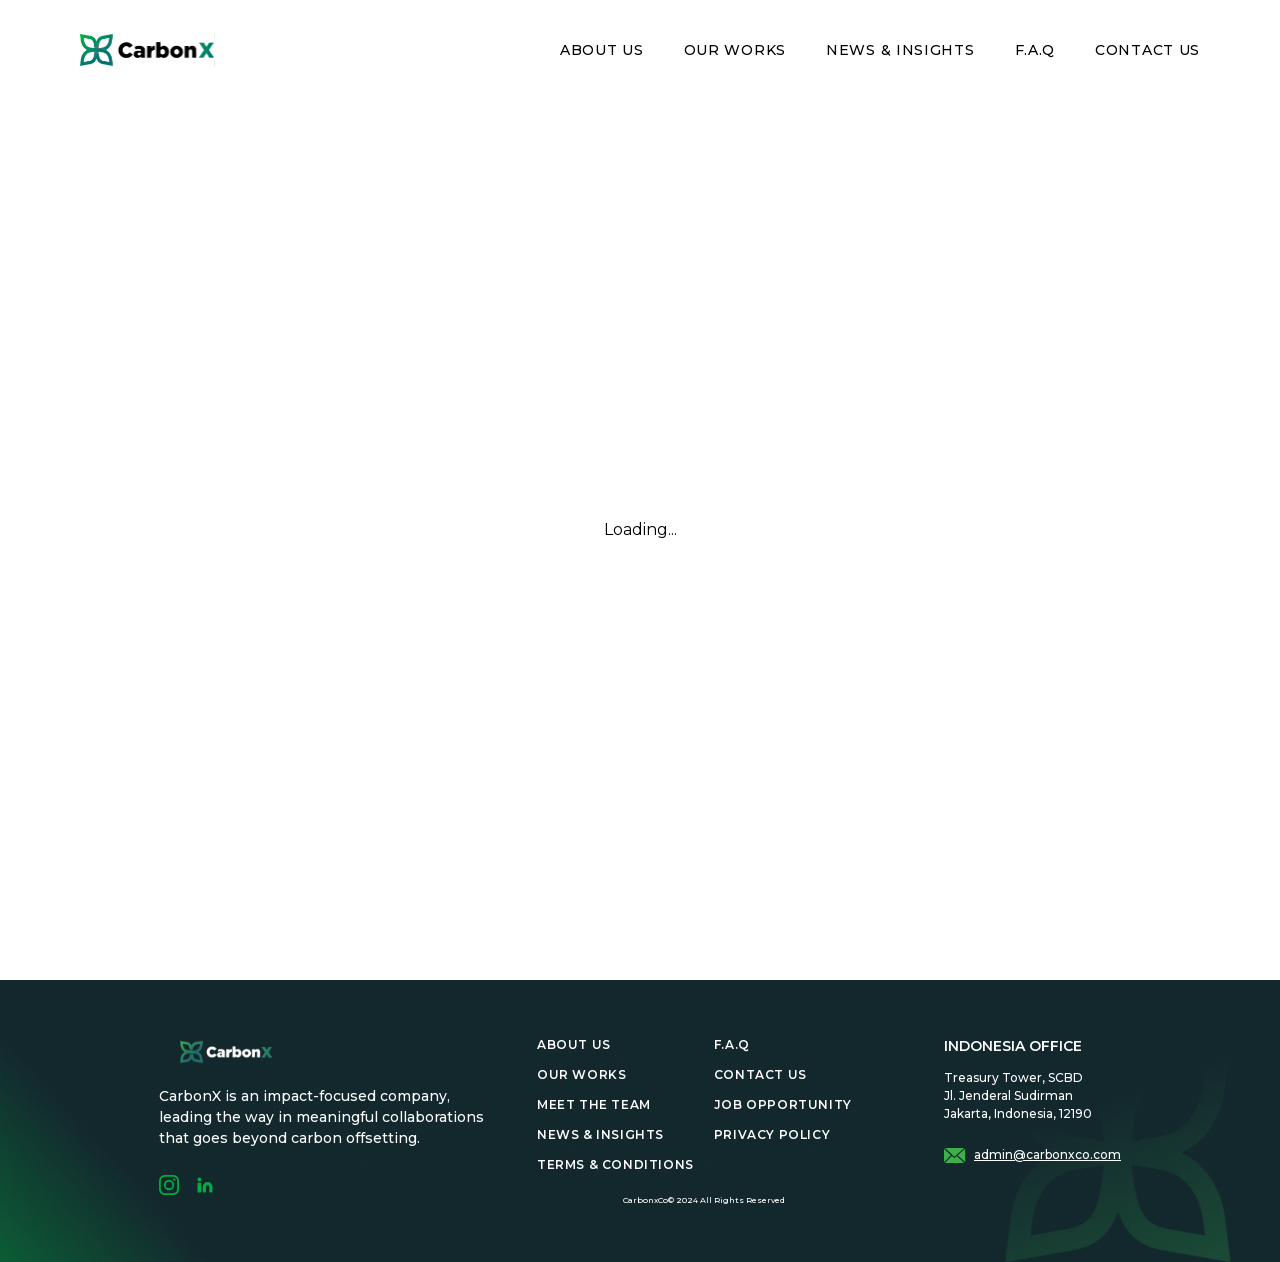
<file: news/placeholder/placeholder/index.html>
<!DOCTYPE html><html lang="en"><head><meta charSet="utf-8"/><meta name="viewport" content="width=device-width, initial-scale=1"/><link rel="stylesheet" href="/_next/static/css/3b4567dc17a296d3.css" crossorigin="" data-precedence="next"/><link rel="preload" as="script" fetchPriority="low" href="/_next/static/chunks/webpack-f6d367a908612e36.js" crossorigin=""/><script src="/_next/static/chunks/fd9d1056-3267ae85bcfda482.js" async="" crossorigin=""></script><script src="/_next/static/chunks/938-5064a08069773ac5.js" async="" crossorigin=""></script><script src="/_next/static/chunks/main-app-4e748a0f97928636.js" async="" crossorigin=""></script><script src="/_next/static/chunks/250-7f24effe9f352000.js" async=""></script><script src="/_next/static/chunks/644-b5a2b31b8eecede8.js" async=""></script><script src="/_next/static/chunks/112-5743c9843e149a5f.js" async=""></script><script src="/_next/static/chunks/app/news/%5B...slug%5D/page-092fc7b65a03273a.js" async=""></script><script src="/_next/static/chunks/app/layout-532a8e9da59ddb2e.js" async=""></script><script src="/_next/static/chunks/503-990276ae78938b6c.js" async=""></script><script src="/_next/static/chunks/app/page-59a50ef7922b0fa5.js" async=""></script><meta name="google-site-verification" content="V4-jqIYjS8SUgmCC_to9shf6Xzgp_-9ayVk7YSzKS-E"/><title>News | Carbonxco</title><meta name="description" content="Join CarbonX in empowering communities through quality carbon projects by leveraging climate technology solutions, for a more sustainable future."/><meta property="og:title" content="Carbonxco"/><meta property="og:description" content="Join CarbonX in empowering communities through quality carbon projects by leveraging climate technology solutions, for a more sustainable future."/><meta property="og:url" content="https://www.carbonxco.com/"/><meta property="og:image" content="https://www.carbonxco.com/carbonxco-og.jpg"/><meta property="og:image:width" content="1200"/><meta property="og:image:height" content="630"/><meta property="og:image:alt" content="Carbonxco open graph image"/><meta property="og:type" content="website"/><meta name="twitter:card" content="summary_large_image"/><meta name="twitter:title" content="Carbonxco"/><meta name="twitter:description" content="Join CarbonX in empowering communities through quality carbon projects by leveraging climate technology solutions, for a more sustainable future."/><meta name="twitter:image" content="https://www.carbonxco.com/carbonxco-og.jpg"/><meta name="twitter:image:width" content="1200"/><meta name="twitter:image:height" content="630"/><meta name="twitter:image:alt" content="Carbonxco open graph image"/><link rel="icon" href="/favicon.ico" type="image/x-icon" sizes="32x32"/><script src="/_next/static/chunks/polyfills-c67a75d1b6f99dc8.js" crossorigin="" noModule=""></script></head><body class="__className_069ab3 antialiased"><style>#nprogress{pointer-events:none}#nprogress .bar{background:#29d;position:fixed;z-index:1600;top: 0;left:0;width:100%;height:3px}#nprogress .peg{display:block;position:absolute;right:0;width:100px;height:100%;box-shadow:0 0 10px #29d,0 0 5px #29d;opacity:1;-webkit-transform:rotate(3deg) translate(0px,-4px);-ms-transform:rotate(3deg) translate(0px,-4px);transform:rotate(3deg) translate(0px,-4px)}#nprogress .spinner{display:block;position:fixed;z-index:1600;top: 15px;right:15px}#nprogress .spinner-icon{width:18px;height:18px;box-sizing:border-box;border:2px solid transparent;border-top-color:#29d;border-left-color:#29d;border-radius:50%;-webkit-animation:nprogress-spinner 400ms linear infinite;animation:nprogress-spinner 400ms linear infinite}.nprogress-custom-parent{overflow:hidden;position:relative}.nprogress-custom-parent #nprogress .bar,.nprogress-custom-parent #nprogress .spinner{position:absolute}@-webkit-keyframes nprogress-spinner{0%{-webkit-transform:rotate(0deg)}100%{-webkit-transform:rotate(360deg)}}@keyframes nprogress-spinner{0%{transform:rotate(0deg)}100%{transform:rotate(360deg)}}</style><div class="bg-white flex justify-between items-center h-[80px] p-3 md:p-5 md:pt-10 md:px-20"><a href="/"><img alt="carbonxco" loading="lazy" width="135" height="32" decoding="async" data-nimg="1" style="color:transparent" src="/assets/carbonxco-logo.svg"/></a><nav><div class="hidden lg:flex gap-10 items-center"><a class="tracking-wider text-[14px] font-medium text-center hover:text-[#00B040]" href="/about/">ABOUT US</a><a class="tracking-wider text-[14px] font-medium text-center hover:text-[#00B040]" href="/works/">OUR WORKS</a><a class="tracking-wider text-[14px] font-medium text-center hover:text-[#00B040]" href="/news/">NEWS &amp; INSIGHTS</a><a class="tracking-wider text-[14px] font-medium text-center hover:text-[#00B040]" href="/faq/">F.A.Q</a><a class="tracking-wider text-[14px] font-medium text-center hover:text-[#00B040]" href="/contact-us/">CONTACT US</a></div><div class="block lg:hidden"><button><img alt="menu" loading="lazy" width="40" height="40" decoding="async" data-nimg="1" style="color:transparent" src="/assets/menu-icon.svg"/></button></div></nav></div><!--$!--><template data-dgst="NEXT_DYNAMIC_NO_SSR_CODE"></template><!--/$--><div class="px-4 lg:px-[120px] xl:px-[159px] bg-[#13282D] md:bg-transparent py-5 md:py-14 relative"><footer><div class="hidden relative z-20 md:flex justify-between items-start flex-col md:flex-row gap-x-2"><div class="flex justify-between items-start gap-12 flex-col md:flex-row"><div><a href="/"><div class="w-[135px] h-[32px] relative"><img alt="carbonxco" loading="lazy" decoding="async" data-nimg="fill" class="object-contain" style="position:absolute;height:100%;width:100%;left:0;top:0;right:0;bottom:0;color:transparent" src="/assets/footer-logo.png"/></div></a><p class="mt-[18px] mb-[26px] max-w-[330px] font-medium text-white text-[14px]">CarbonX is an impact-focused company, leading the way in meaningful collaborations that goes beyond carbon offsetting.</p><div class="hidden lg:flex flex-row justify-start gap-4"><a target="_blank" href="https://www.instagram.com/carbonx.id/"><svg xmlns="http://www.w3.org/2000/svg" class="hover:stroke-[#8ACE94] hover:fill-[#8ACE94]" width="20" height="20" fill="none"><path fill="#00AC42" d="M10 0C7.282 0 6.943.013 5.879.058 4.81.111 4.088.276 3.45.524c-.657.257-1.217.6-1.77 1.156A4.849 4.849 0 0 0 .524 3.45C.276 4.088.11 4.81.058 5.88.01 6.943 0 7.282 0 10c0 2.719.013 3.057.058 4.121.053 1.065.218 1.791.466 2.429.257.657.6 1.217 1.156 1.77a4.848 4.848 0 0 0 1.77 1.156c.638.245 1.364.413 2.429.466C6.943 19.99 7.282 20 10 20c2.719 0 3.057-.013 4.121-.058 1.065-.053 1.791-.222 2.429-.466a4.905 4.905 0 0 0 1.77-1.156 4.823 4.823 0 0 0 1.156-1.77c.245-.638.413-1.364.466-2.429C19.99 13.057 20 12.72 20 10c0-2.718-.013-3.057-.058-4.121-.053-1.065-.222-1.795-.466-2.429a4.905 4.905 0 0 0-1.156-1.77A4.823 4.823 0 0 0 16.55.524C15.912.276 15.186.11 14.12.058 13.057.01 12.72 0 10 0Zm0 1.8c2.67 0 2.989.013 4.044.058.973.046 1.503.209 1.855.346.47.182.798.397 1.153.748.348.348.563.68.745 1.15.137.352.3.882.345 1.855.045 1.055.058 1.375.058 4.044 0 2.669-.013 2.988-.061 4.043-.053.973-.215 1.504-.352 1.855-.19.47-.401.798-.75 1.153a3.155 3.155 0 0 1-1.152.745c-.348.138-.886.3-1.863.346-1.06.045-1.373.058-4.05.058-2.676 0-2.988-.013-4.05-.062-.973-.052-1.51-.215-1.862-.352-.475-.19-.8-.4-1.15-.75a3.004 3.004 0 0 1-.748-1.152c-.14-.347-.3-.885-.352-1.862-.035-1.048-.052-1.373-.052-4.037 0-2.663.017-2.989.052-4.05.052-.977.212-1.514.352-1.862.173-.476.397-.801.748-1.153a2.983 2.983 0 0 1 1.15-.75c.352-.136.876-.299 1.853-.348 1.06-.038 1.373-.052 4.046-.052l.041.03Zm0 3.067a5.132 5.132 0 0 0-5.134 5.134A5.132 5.132 0 0 0 10 15.135a5.132 5.132 0 0 0 5.134-5.134A5.132 5.132 0 0 0 10 4.867Zm0 8.468A3.331 3.331 0 0 1 6.666 10 3.331 3.331 0 0 1 10 6.668 3.331 3.331 0 0 1 13.334 10 3.331 3.331 0 0 1 10 13.335Zm6.54-8.673a1.202 1.202 0 0 1-2.402 0 1.202 1.202 0 0 1 2.403 0Z"></path></svg></a><a target="_blank" href="https://www.linkedin.com/company/carbonx-investments/"><svg xmlns="http://www.w3.org/2000/svg" class="hover:stroke-[#8ACE94] hover:fill-[#8ACE94]" width="20" height="20" fill="none"><path fill="#00AC42" d="M12.625 7a4.858 4.858 0 0 0-4.875 4.85v4.9a.75.75 0 0 0 .75.75h1.75a.75.75 0 0 0 .75-.75v-4.9a1.618 1.618 0 0 1 1.791-1.608 1.667 1.667 0 0 1 1.459 1.666v4.842a.75.75 0 0 0 .75.75h1.75a.75.75 0 0 0 .75-.75v-4.9A4.858 4.858 0 0 0 12.625 7ZM5.5 7.75H3.25a.75.75 0 0 0-.75.75v8.25c0 .414.336.75.75.75H5.5a.75.75 0 0 0 .75-.75V8.5a.75.75 0 0 0-.75-.75ZM4.375 6.25a1.875 1.875 0 1 0 0-3.75 1.875 1.875 0 0 0 0 3.75Z"></path></svg></a></div><p class="block lg:hidden font-medium text-white text-[8px]">CarbonxCo© 2024 All Rights Reserved</p></div><div class="flex justify-start items-start lg:justify-center flex-col lg:items-center"><div class="grid grid-cols-2 gap-y-3 gap-x-5"><a class="tracking-wider text-[12px] text-white text-start font-semibold hover:text-[#00B040]" href="/about/">ABOUT US</a><a class="tracking-wider text-[12px] text-white text-start font-semibold hover:text-[#00B040]" href="/faq/">F.A.Q</a><a class="tracking-wider text-[12px] text-white text-start font-semibold hover:text-[#00B040]" href="/works/">OUR WORKS</a><a class="tracking-wider text-[12px] text-white text-start font-semibold hover:text-[#00B040]" href="/contact-us/">CONTACT US</a><a class="tracking-wider text-[12px] text-white text-start font-semibold hover:text-[#00B040]" href="/teams/">MEET THE TEAM</a><a class="tracking-wider text-[12px] text-white text-start font-semibold hover:text-[#00B040]" href="/career/">JOB OPPORTUNITY</a><a class="tracking-wider text-[12px] text-white text-start font-semibold hover:text-[#00B040]" href="/news/">NEWS &amp; INSIGHTS</a><a class="tracking-wider text-[12px] text-white text-start font-semibold hover:text-[#00B040]" href="/pp/">PRIVACY POLICY</a><a class="tracking-wider text-[12px] text-white text-start font-semibold hover:text-[#00B040]" href="/tc/">TERMS &amp; CONDITIONS</a></div><p class="hidden lg:block font-medium text-white text-[8px] mt-5">CarbonxCo© 2024 All Rights Reserved</p></div></div><div class="mt-10 md:mt-0"><p class="font-semibold text-white text-[14px]">INDONESIA OFFICE</p><p class="mt-3 mb-6 font-medium text-white text-[12px]">Treasury Tower, SCBD<br/>Jl. Jenderal Sudirman<br/>Jakarta, Indonesia, 12190</p><a href="mailto:admin@carbonxco.com" class="flex flex-row flex-nowrap items-center gap-2"><svg xmlns="http://www.w3.org/2000/svg" width="22" height="15" fill="none"><path fill="#3EB049" d="M20.232 0H.903l.857.778c.856.778 1.711 1.557 2.568 2.334a7001.57 7001.57 0 0 0 5.264 4.771c.236.214.475.423.709.639.061.056.098.059.163.002.782-.687 1.567-1.372 2.353-2.056 1.075-.936 2.152-1.87 3.228-2.806l1.996-1.74L20.12.103c.034-.029.064-.06.111-.104Z"></path><path fill="#3EB049" d="M.852 15h19.397c-.18-.21-.386-.37-.576-.545-.675-.626-1.354-1.248-2.033-1.871l-2.811-2.58c-.606-.555-1.214-1.109-1.818-1.666-.24-.221-.237-.224-.48-.012l-1.972 1.717c-.199.172-.198.17-.395-.009-.705-.641-1.413-1.28-2.115-1.927-.097-.089-.147-.08-.237.009-2.285 2.26-4.573 4.519-6.86 6.777-.03.03-.059.061-.1.107ZM21.16 14.168V.813c-.226.194-.431.369-.635.546l-4.467 3.889c-.756.659-1.512 1.319-2.27 1.976-.08.07-.089.113-.005.19.795.724 1.585 1.452 2.377 2.179a6623.601 6623.601 0 0 1 4.772 4.384c.068.062.14.118.228.192ZM0 .826V14.13c.155-.109.265-.242.386-.362 1.277-1.26 2.55-2.524 3.826-3.786.894-.883 1.786-1.768 2.686-2.645.12-.118.103-.175-.012-.278-.864-.778-1.722-1.562-2.583-2.343-.938-.85-1.876-1.701-2.816-2.55C1 1.725.511 1.286 0 .826Z"></path></svg><span class="font-medium text-xs text-white underline">admin@carbonxco.com</span></a><div class="flex lg:hidden flex-row justify-start gap-4 mt-5"><a target="_blank" href="https://www.instagram.com/carbonx.id/"><svg xmlns="http://www.w3.org/2000/svg" class="hover:stroke-[#8ACE94] hover:fill-[#8ACE94]" width="20" height="20" fill="none"><path fill="#00AC42" d="M10 0C7.282 0 6.943.013 5.879.058 4.81.111 4.088.276 3.45.524c-.657.257-1.217.6-1.77 1.156A4.849 4.849 0 0 0 .524 3.45C.276 4.088.11 4.81.058 5.88.01 6.943 0 7.282 0 10c0 2.719.013 3.057.058 4.121.053 1.065.218 1.791.466 2.429.257.657.6 1.217 1.156 1.77a4.848 4.848 0 0 0 1.77 1.156c.638.245 1.364.413 2.429.466C6.943 19.99 7.282 20 10 20c2.719 0 3.057-.013 4.121-.058 1.065-.053 1.791-.222 2.429-.466a4.905 4.905 0 0 0 1.77-1.156 4.823 4.823 0 0 0 1.156-1.77c.245-.638.413-1.364.466-2.429C19.99 13.057 20 12.72 20 10c0-2.718-.013-3.057-.058-4.121-.053-1.065-.222-1.795-.466-2.429a4.905 4.905 0 0 0-1.156-1.77A4.823 4.823 0 0 0 16.55.524C15.912.276 15.186.11 14.12.058 13.057.01 12.72 0 10 0Zm0 1.8c2.67 0 2.989.013 4.044.058.973.046 1.503.209 1.855.346.47.182.798.397 1.153.748.348.348.563.68.745 1.15.137.352.3.882.345 1.855.045 1.055.058 1.375.058 4.044 0 2.669-.013 2.988-.061 4.043-.053.973-.215 1.504-.352 1.855-.19.47-.401.798-.75 1.153a3.155 3.155 0 0 1-1.152.745c-.348.138-.886.3-1.863.346-1.06.045-1.373.058-4.05.058-2.676 0-2.988-.013-4.05-.062-.973-.052-1.51-.215-1.862-.352-.475-.19-.8-.4-1.15-.75a3.004 3.004 0 0 1-.748-1.152c-.14-.347-.3-.885-.352-1.862-.035-1.048-.052-1.373-.052-4.037 0-2.663.017-2.989.052-4.05.052-.977.212-1.514.352-1.862.173-.476.397-.801.748-1.153a2.983 2.983 0 0 1 1.15-.75c.352-.136.876-.299 1.853-.348 1.06-.038 1.373-.052 4.046-.052l.041.03Zm0 3.067a5.132 5.132 0 0 0-5.134 5.134A5.132 5.132 0 0 0 10 15.135a5.132 5.132 0 0 0 5.134-5.134A5.132 5.132 0 0 0 10 4.867Zm0 8.468A3.331 3.331 0 0 1 6.666 10 3.331 3.331 0 0 1 10 6.668 3.331 3.331 0 0 1 13.334 10 3.331 3.331 0 0 1 10 13.335Zm6.54-8.673a1.202 1.202 0 0 1-2.402 0 1.202 1.202 0 0 1 2.403 0Z"></path></svg></a><a target="_blank" href="https://www.linkedin.com/company/carbonx-investments/"><svg xmlns="http://www.w3.org/2000/svg" class="hover:stroke-[#8ACE94] hover:fill-[#8ACE94]" width="20" height="20" fill="none"><path fill="#00AC42" d="M12.625 7a4.858 4.858 0 0 0-4.875 4.85v4.9a.75.75 0 0 0 .75.75h1.75a.75.75 0 0 0 .75-.75v-4.9a1.618 1.618 0 0 1 1.791-1.608 1.667 1.667 0 0 1 1.459 1.666v4.842a.75.75 0 0 0 .75.75h1.75a.75.75 0 0 0 .75-.75v-4.9A4.858 4.858 0 0 0 12.625 7ZM5.5 7.75H3.25a.75.75 0 0 0-.75.75v8.25c0 .414.336.75.75.75H5.5a.75.75 0 0 0 .75-.75V8.5a.75.75 0 0 0-.75-.75ZM4.375 6.25a1.875 1.875 0 1 0 0-3.75 1.875 1.875 0 0 0 0 3.75Z"></path></svg></a></div></div></div><div class="flex md:hidden relative z-20 flex-col"><div class="flex justify-start items-start lg:justify-center flex-col lg:items-center"><div class="grid grid-cols-2 gap-y-3 gap-x-5"><a class="tracking-wider text-[12px] text-white text-start font-semibold hover:text-[#00B040]" href="/about/">ABOUT US</a><a class="tracking-wider text-[12px] text-white text-start font-semibold hover:text-[#00B040]" href="/faq/">F.A.Q</a><a class="tracking-wider text-[12px] text-white text-start font-semibold hover:text-[#00B040]" href="/works/">OUR WORKS</a><a class="tracking-wider text-[12px] text-white text-start font-semibold hover:text-[#00B040]" href="/contact-us/">CONTACT US</a><a class="tracking-wider text-[12px] text-white text-start font-semibold hover:text-[#00B040]" href="/teams/">MEET THE TEAM</a><a class="tracking-wider text-[12px] text-white text-start font-semibold hover:text-[#00B040]" href="/career/">JOB OPPORTUNITY</a><a class="tracking-wider text-[12px] text-white text-start font-semibold hover:text-[#00B040]" href="/news/">NEWS &amp; INSIGHTS</a><a class="tracking-wider text-[12px] text-white text-start font-semibold hover:text-[#00B040]" href="/pp/">PRIVACY POLICY</a><a class="tracking-wider text-[12px] text-white text-start font-semibold hover:text-[#00B040]" href="/tc/">TERMS &amp; CONDITIONS</a></div><p class="hidden lg:block font-medium text-white text-[8px] mt-5">CarbonxCo© 2024 All Rights Reserved</p></div><div class="mt-10 md:mt-0"><p class="font-semibold text-white text-[14px]">INDONESIA OFFICE</p><p class="mt-3 mb-6 font-medium text-white text-[12px]">Treasury Tower, SCBD<br/>Jl. Jenderal Sudirman<br/>Jakarta, Indonesia, 12190</p><a href="mailto:admin@carbonxco.com" class="flex flex-row flex-nowrap items-center gap-2"><svg xmlns="http://www.w3.org/2000/svg" width="22" height="15" fill="none"><path fill="#3EB049" d="M20.232 0H.903l.857.778c.856.778 1.711 1.557 2.568 2.334a7001.57 7001.57 0 0 0 5.264 4.771c.236.214.475.423.709.639.061.056.098.059.163.002.782-.687 1.567-1.372 2.353-2.056 1.075-.936 2.152-1.87 3.228-2.806l1.996-1.74L20.12.103c.034-.029.064-.06.111-.104Z"></path><path fill="#3EB049" d="M.852 15h19.397c-.18-.21-.386-.37-.576-.545-.675-.626-1.354-1.248-2.033-1.871l-2.811-2.58c-.606-.555-1.214-1.109-1.818-1.666-.24-.221-.237-.224-.48-.012l-1.972 1.717c-.199.172-.198.17-.395-.009-.705-.641-1.413-1.28-2.115-1.927-.097-.089-.147-.08-.237.009-2.285 2.26-4.573 4.519-6.86 6.777-.03.03-.059.061-.1.107ZM21.16 14.168V.813c-.226.194-.431.369-.635.546l-4.467 3.889c-.756.659-1.512 1.319-2.27 1.976-.08.07-.089.113-.005.19.795.724 1.585 1.452 2.377 2.179a6623.601 6623.601 0 0 1 4.772 4.384c.068.062.14.118.228.192ZM0 .826V14.13c.155-.109.265-.242.386-.362 1.277-1.26 2.55-2.524 3.826-3.786.894-.883 1.786-1.768 2.686-2.645.12-.118.103-.175-.012-.278-.864-.778-1.722-1.562-2.583-2.343-.938-.85-1.876-1.701-2.816-2.55C1 1.725.511 1.286 0 .826Z"></path></svg><span class="font-medium text-xs text-white underline">admin@carbonxco.com</span></a><div class="flex lg:hidden flex-row justify-start gap-4 mt-5"><a target="_blank" href="https://www.instagram.com/carbonx.id/"><svg xmlns="http://www.w3.org/2000/svg" class="hover:stroke-[#8ACE94] hover:fill-[#8ACE94]" width="20" height="20" fill="none"><path fill="#00AC42" d="M10 0C7.282 0 6.943.013 5.879.058 4.81.111 4.088.276 3.45.524c-.657.257-1.217.6-1.77 1.156A4.849 4.849 0 0 0 .524 3.45C.276 4.088.11 4.81.058 5.88.01 6.943 0 7.282 0 10c0 2.719.013 3.057.058 4.121.053 1.065.218 1.791.466 2.429.257.657.6 1.217 1.156 1.77a4.848 4.848 0 0 0 1.77 1.156c.638.245 1.364.413 2.429.466C6.943 19.99 7.282 20 10 20c2.719 0 3.057-.013 4.121-.058 1.065-.053 1.791-.222 2.429-.466a4.905 4.905 0 0 0 1.77-1.156 4.823 4.823 0 0 0 1.156-1.77c.245-.638.413-1.364.466-2.429C19.99 13.057 20 12.72 20 10c0-2.718-.013-3.057-.058-4.121-.053-1.065-.222-1.795-.466-2.429a4.905 4.905 0 0 0-1.156-1.77A4.823 4.823 0 0 0 16.55.524C15.912.276 15.186.11 14.12.058 13.057.01 12.72 0 10 0Zm0 1.8c2.67 0 2.989.013 4.044.058.973.046 1.503.209 1.855.346.47.182.798.397 1.153.748.348.348.563.68.745 1.15.137.352.3.882.345 1.855.045 1.055.058 1.375.058 4.044 0 2.669-.013 2.988-.061 4.043-.053.973-.215 1.504-.352 1.855-.19.47-.401.798-.75 1.153a3.155 3.155 0 0 1-1.152.745c-.348.138-.886.3-1.863.346-1.06.045-1.373.058-4.05.058-2.676 0-2.988-.013-4.05-.062-.973-.052-1.51-.215-1.862-.352-.475-.19-.8-.4-1.15-.75a3.004 3.004 0 0 1-.748-1.152c-.14-.347-.3-.885-.352-1.862-.035-1.048-.052-1.373-.052-4.037 0-2.663.017-2.989.052-4.05.052-.977.212-1.514.352-1.862.173-.476.397-.801.748-1.153a2.983 2.983 0 0 1 1.15-.75c.352-.136.876-.299 1.853-.348 1.06-.038 1.373-.052 4.046-.052l.041.03Zm0 3.067a5.132 5.132 0 0 0-5.134 5.134A5.132 5.132 0 0 0 10 15.135a5.132 5.132 0 0 0 5.134-5.134A5.132 5.132 0 0 0 10 4.867Zm0 8.468A3.331 3.331 0 0 1 6.666 10 3.331 3.331 0 0 1 10 6.668 3.331 3.331 0 0 1 13.334 10 3.331 3.331 0 0 1 10 13.335Zm6.54-8.673a1.202 1.202 0 0 1-2.402 0 1.202 1.202 0 0 1 2.403 0Z"></path></svg></a><a target="_blank" href="https://www.linkedin.com/company/carbonx-investments/"><svg xmlns="http://www.w3.org/2000/svg" class="hover:stroke-[#8ACE94] hover:fill-[#8ACE94]" width="20" height="20" fill="none"><path fill="#00AC42" d="M12.625 7a4.858 4.858 0 0 0-4.875 4.85v4.9a.75.75 0 0 0 .75.75h1.75a.75.75 0 0 0 .75-.75v-4.9a1.618 1.618 0 0 1 1.791-1.608 1.667 1.667 0 0 1 1.459 1.666v4.842a.75.75 0 0 0 .75.75h1.75a.75.75 0 0 0 .75-.75v-4.9A4.858 4.858 0 0 0 12.625 7ZM5.5 7.75H3.25a.75.75 0 0 0-.75.75v8.25c0 .414.336.75.75.75H5.5a.75.75 0 0 0 .75-.75V8.5a.75.75 0 0 0-.75-.75ZM4.375 6.25a1.875 1.875 0 1 0 0-3.75 1.875 1.875 0 0 0 0 3.75Z"></path></svg></a></div></div><div class="mt-10"><div><a href="/"><div class="w-[135px] h-[32px] relative"><img alt="carbonxco" loading="lazy" decoding="async" data-nimg="fill" class="object-contain" style="position:absolute;height:100%;width:100%;left:0;top:0;right:0;bottom:0;color:transparent" src="/assets/footer-logo.png"/></div></a><p class="mt-[18px] mb-[26px] max-w-[330px] font-medium text-white text-[14px]">CarbonX is an impact-focused company, leading the way in meaningful collaborations that goes beyond carbon offsetting.</p><div class="hidden lg:flex flex-row justify-start gap-4"><a target="_blank" href="https://www.instagram.com/carbonx.id/"><svg xmlns="http://www.w3.org/2000/svg" class="hover:stroke-[#8ACE94] hover:fill-[#8ACE94]" width="20" height="20" fill="none"><path fill="#00AC42" d="M10 0C7.282 0 6.943.013 5.879.058 4.81.111 4.088.276 3.45.524c-.657.257-1.217.6-1.77 1.156A4.849 4.849 0 0 0 .524 3.45C.276 4.088.11 4.81.058 5.88.01 6.943 0 7.282 0 10c0 2.719.013 3.057.058 4.121.053 1.065.218 1.791.466 2.429.257.657.6 1.217 1.156 1.77a4.848 4.848 0 0 0 1.77 1.156c.638.245 1.364.413 2.429.466C6.943 19.99 7.282 20 10 20c2.719 0 3.057-.013 4.121-.058 1.065-.053 1.791-.222 2.429-.466a4.905 4.905 0 0 0 1.77-1.156 4.823 4.823 0 0 0 1.156-1.77c.245-.638.413-1.364.466-2.429C19.99 13.057 20 12.72 20 10c0-2.718-.013-3.057-.058-4.121-.053-1.065-.222-1.795-.466-2.429a4.905 4.905 0 0 0-1.156-1.77A4.823 4.823 0 0 0 16.55.524C15.912.276 15.186.11 14.12.058 13.057.01 12.72 0 10 0Zm0 1.8c2.67 0 2.989.013 4.044.058.973.046 1.503.209 1.855.346.47.182.798.397 1.153.748.348.348.563.68.745 1.15.137.352.3.882.345 1.855.045 1.055.058 1.375.058 4.044 0 2.669-.013 2.988-.061 4.043-.053.973-.215 1.504-.352 1.855-.19.47-.401.798-.75 1.153a3.155 3.155 0 0 1-1.152.745c-.348.138-.886.3-1.863.346-1.06.045-1.373.058-4.05.058-2.676 0-2.988-.013-4.05-.062-.973-.052-1.51-.215-1.862-.352-.475-.19-.8-.4-1.15-.75a3.004 3.004 0 0 1-.748-1.152c-.14-.347-.3-.885-.352-1.862-.035-1.048-.052-1.373-.052-4.037 0-2.663.017-2.989.052-4.05.052-.977.212-1.514.352-1.862.173-.476.397-.801.748-1.153a2.983 2.983 0 0 1 1.15-.75c.352-.136.876-.299 1.853-.348 1.06-.038 1.373-.052 4.046-.052l.041.03Zm0 3.067a5.132 5.132 0 0 0-5.134 5.134A5.132 5.132 0 0 0 10 15.135a5.132 5.132 0 0 0 5.134-5.134A5.132 5.132 0 0 0 10 4.867Zm0 8.468A3.331 3.331 0 0 1 6.666 10 3.331 3.331 0 0 1 10 6.668 3.331 3.331 0 0 1 13.334 10 3.331 3.331 0 0 1 10 13.335Zm6.54-8.673a1.202 1.202 0 0 1-2.402 0 1.202 1.202 0 0 1 2.403 0Z"></path></svg></a><a target="_blank" href="https://www.linkedin.com/company/carbonx-investments/"><svg xmlns="http://www.w3.org/2000/svg" class="hover:stroke-[#8ACE94] hover:fill-[#8ACE94]" width="20" height="20" fill="none"><path fill="#00AC42" d="M12.625 7a4.858 4.858 0 0 0-4.875 4.85v4.9a.75.75 0 0 0 .75.75h1.75a.75.75 0 0 0 .75-.75v-4.9a1.618 1.618 0 0 1 1.791-1.608 1.667 1.667 0 0 1 1.459 1.666v4.842a.75.75 0 0 0 .75.75h1.75a.75.75 0 0 0 .75-.75v-4.9A4.858 4.858 0 0 0 12.625 7ZM5.5 7.75H3.25a.75.75 0 0 0-.75.75v8.25c0 .414.336.75.75.75H5.5a.75.75 0 0 0 .75-.75V8.5a.75.75 0 0 0-.75-.75ZM4.375 6.25a1.875 1.875 0 1 0 0-3.75 1.875 1.875 0 0 0 0 3.75Z"></path></svg></a></div><p class="block lg:hidden font-medium text-white text-[8px]">CarbonxCo© 2024 All Rights Reserved</p></div></div></div><img alt="carbonx footer" loading="lazy" decoding="async" data-nimg="fill" class="z-10 hidden md:block absolute top-0 left-0 object-cover" style="position:absolute;height:100%;width:100%;left:0;top:0;right:0;bottom:0;color:transparent" src="/assets/footer-bg.png"/></footer></div><script src="/_next/static/chunks/webpack-f6d367a908612e36.js" crossorigin="" async=""></script><script>(self.__next_f=self.__next_f||[]).push([0]);self.__next_f.push([2,null])</script><script>self.__next_f.push([1,"1:HL[\"/_next/static/css/3b4567dc17a296d3.css\",\"style\",{\"crossOrigin\":\"\"}]\n0:\"$L2\"\n"])</script><script>self.__next_f.push([1,"3:I[7690,[],\"\"]\n5:\"$Sreact.suspense\"\n6:I[6005,[\"250\",\"static/chunks/250-7f24effe9f352000.js\",\"644\",\"static/chunks/644-b5a2b31b8eecede8.js\",\"112\",\"static/chunks/112-5743c9843e149a5f.js\",\"277\",\"static/chunks/app/news/%5B...slug%5D/page-092fc7b65a03273a.js\"],\"NoSSR\"]\n7:I[2745,[\"250\",\"static/chunks/250-7f24effe9f352000.js\",\"644\",\"static/chunks/644-b5a2b31b8eecede8.js\",\"112\",\"static/chunks/112-5743c9843e149a5f.js\",\"277\",\"static/chunks/app/news/%5B...slug%5D/page-092fc7b65a03273a.js\"],\"\"]\n8:I[5613,[],\"\"]\na:I[1778"])</script><script>self.__next_f.push([1,",[],\"\"]\nb:I[3955,[\"250\",\"static/chunks/250-7f24effe9f352000.js\",\"644\",\"static/chunks/644-b5a2b31b8eecede8.js\",\"185\",\"static/chunks/app/layout-532a8e9da59ddb2e.js\"],\"\"]\nc:I[5250,[\"250\",\"static/chunks/250-7f24effe9f352000.js\",\"644\",\"static/chunks/644-b5a2b31b8eecede8.js\",\"503\",\"static/chunks/503-990276ae78938b6c.js\",\"931\",\"static/chunks/app/page-59a50ef7922b0fa5.js\"],\"\"]\nd:I[1749,[\"250\",\"static/chunks/250-7f24effe9f352000.js\",\"644\",\"static/chunks/644-b5a2b31b8eecede8.js\",\"503\",\"static/chunks/503-990276ae78938"])</script><script>self.__next_f.push([1,"b6c.js\",\"931\",\"static/chunks/app/page-59a50ef7922b0fa5.js\"],\"Image\"]\ne:I[9885,[\"250\",\"static/chunks/250-7f24effe9f352000.js\",\"644\",\"static/chunks/644-b5a2b31b8eecede8.js\",\"185\",\"static/chunks/app/layout-532a8e9da59ddb2e.js\"],\"Sidebar\"]\n5f:I[8955,[],\"\"]\n9:[\"slug\",\"placeholder/placeholder\",\"c\"]\nf:T69a,"])</script><script>self.__next_f.push([1,"M10 0C7.282 0 6.943.013 5.879.058 4.81.111 4.088.276 3.45.524c-.657.257-1.217.6-1.77 1.156A4.849 4.849 0 0 0 .524 3.45C.276 4.088.11 4.81.058 5.88.01 6.943 0 7.282 0 10c0 2.719.013 3.057.058 4.121.053 1.065.218 1.791.466 2.429.257.657.6 1.217 1.156 1.77a4.848 4.848 0 0 0 1.77 1.156c.638.245 1.364.413 2.429.466C6.943 19.99 7.282 20 10 20c2.719 0 3.057-.013 4.121-.058 1.065-.053 1.791-.222 2.429-.466a4.905 4.905 0 0 0 1.77-1.156 4.823 4.823 0 0 0 1.156-1.77c.245-.638.413-1.364.466-2.429C19.99 13.057 20 12.72 20 10c0-2.718-.013-3.057-.058-4.121-.053-1.065-.222-1.795-.466-2.429a4.905 4.905 0 0 0-1.156-1.77A4.823 4.823 0 0 0 16.55.524C15.912.276 15.186.11 14.12.058 13.057.01 12.72 0 10 0Zm0 1.8c2.67 0 2.989.013 4.044.058.973.046 1.503.209 1.855.346.47.182.798.397 1.153.748.348.348.563.68.745 1.15.137.352.3.882.345 1.855.045 1.055.058 1.375.058 4.044 0 2.669-.013 2.988-.061 4.043-.053.973-.215 1.504-.352 1.855-.19.47-.401.798-.75 1.153a3.155 3.155 0 0 1-1.152.745c-.348.138-.886.3-1.863.346-1.06.045-1.373.058-4.05.058-2.676 0-2.988-.013-4.05-.062-.973-.052-1.51-.215-1.862-.352-.475-.19-.8-.4-1.15-.75a3.004 3.004 0 0 1-.748-1.152c-.14-.347-.3-.885-.352-1.862-.035-1.048-.052-1.373-.052-4.037 0-2.663.017-2.989.052-4.05.052-.977.212-1.514.352-1.862.173-.476.397-.801.748-1.153a2.983 2.983 0 0 1 1.15-.75c.352-.136.876-.299 1.853-.348 1.06-.038 1.373-.052 4.046-.052l.041.03Zm0 3.067a5.132 5.132 0 0 0-5.134 5.134A5.132 5.132 0 0 0 10 15.135a5.132 5.132 0 0 0 5.134-5.134A5.132 5.132 0 0 0 10 4.867Zm0 8.468A3.331 3.331 0 0 1 6.666 10 3.331 3.331 0 0 1 10 6.668 3.331 3.331 0 0 1 13.334 10 3.331 3.331 0 0 1 10 13.335Zm6.54-8.673a1.202 1.202 0 0 1-2.402 0 1.202 1.202 0 0 1 2.403 0Z"])</script><script>self.__next_f.push([1,"10:T69a,"])</script><script>self.__next_f.push([1,"M10 0C7.282 0 6.943.013 5.879.058 4.81.111 4.088.276 3.45.524c-.657.257-1.217.6-1.77 1.156A4.849 4.849 0 0 0 .524 3.45C.276 4.088.11 4.81.058 5.88.01 6.943 0 7.282 0 10c0 2.719.013 3.057.058 4.121.053 1.065.218 1.791.466 2.429.257.657.6 1.217 1.156 1.77a4.848 4.848 0 0 0 1.77 1.156c.638.245 1.364.413 2.429.466C6.943 19.99 7.282 20 10 20c2.719 0 3.057-.013 4.121-.058 1.065-.053 1.791-.222 2.429-.466a4.905 4.905 0 0 0 1.77-1.156 4.823 4.823 0 0 0 1.156-1.77c.245-.638.413-1.364.466-2.429C19.99 13.057 20 12.72 20 10c0-2.718-.013-3.057-.058-4.121-.053-1.065-.222-1.795-.466-2.429a4.905 4.905 0 0 0-1.156-1.77A4.823 4.823 0 0 0 16.55.524C15.912.276 15.186.11 14.12.058 13.057.01 12.72 0 10 0Zm0 1.8c2.67 0 2.989.013 4.044.058.973.046 1.503.209 1.855.346.47.182.798.397 1.153.748.348.348.563.68.745 1.15.137.352.3.882.345 1.855.045 1.055.058 1.375.058 4.044 0 2.669-.013 2.988-.061 4.043-.053.973-.215 1.504-.352 1.855-.19.47-.401.798-.75 1.153a3.155 3.155 0 0 1-1.152.745c-.348.138-.886.3-1.863.346-1.06.045-1.373.058-4.05.058-2.676 0-2.988-.013-4.05-.062-.973-.052-1.51-.215-1.862-.352-.475-.19-.8-.4-1.15-.75a3.004 3.004 0 0 1-.748-1.152c-.14-.347-.3-.885-.352-1.862-.035-1.048-.052-1.373-.052-4.037 0-2.663.017-2.989.052-4.05.052-.977.212-1.514.352-1.862.173-.476.397-.801.748-1.153a2.983 2.983 0 0 1 1.15-.75c.352-.136.876-.299 1.853-.348 1.06-.038 1.373-.052 4.046-.052l.041.03Zm0 3.067a5.132 5.132 0 0 0-5.134 5.134A5.132 5.132 0 0 0 10 15.135a5.132 5.132 0 0 0 5.134-5.134A5.132 5.132 0 0 0 10 4.867Zm0 8.468A3.331 3.331 0 0 1 6.666 10 3.331 3.331 0 0 1 10 6.668 3.331 3.331 0 0 1 13.334 10 3.331 3.331 0 0 1 10 13.335Zm6.54-8.673a1.202 1.202 0 0 1-2.402 0 1.202 1.202 0 0 1 2.403 0Z"])</script><script>self.__next_f.push([1,"18:{\"className\":\"tracking-wider text-[12px] text-white text-start font-semibold hover:text-[#00B040]\",\"href\":\"/about\",\"children\":\"ABOUT US\"}\n17:[\"$\",\"$Lc\",\"ABOUT US\",\"$18\"]\n1a:{\"className\":\"tracking-wider text-[12px] text-white text-start font-semibold hover:text-[#00B040]\",\"href\":\"/faq\",\"children\":\"F.A.Q\"}\n19:[\"$\",\"$Lc\",\"F.A.Q\",\"$1a\"]\n1c:{\"className\":\"tracking-wider text-[12px] text-white text-start font-semibold hover:text-[#00B040]\",\"href\":\"/works\",\"children\":\"OUR WORKS\"}\n1b:[\"$\",\"$Lc\",\"OUR WORKS\",\"$1c\"]"])</script><script>self.__next_f.push([1,"\n1e:{\"className\":\"tracking-wider text-[12px] text-white text-start font-semibold hover:text-[#00B040]\",\"href\":\"/contact-us\",\"children\":\"CONTACT US\"}\n1d:[\"$\",\"$Lc\",\"CONTACT US\",\"$1e\"]\n20:{\"className\":\"tracking-wider text-[12px] text-white text-start font-semibold hover:text-[#00B040]\",\"href\":\"/teams\",\"children\":\"MEET THE TEAM\"}\n1f:[\"$\",\"$Lc\",\"MEET THE TEAM\",\"$20\"]\n22:{\"className\":\"tracking-wider text-[12px] text-white text-start font-semibold hover:text-[#00B040]\",\"href\":\"/career\",\"children\":\"JOB OPPORTUNITY"])</script><script>self.__next_f.push([1,"\"}\n21:[\"$\",\"$Lc\",\"JOB OPPORTUNITY\",\"$22\"]\n24:{\"className\":\"tracking-wider text-[12px] text-white text-start font-semibold hover:text-[#00B040]\",\"href\":\"/news\",\"children\":\"NEWS \u0026 INSIGHTS\"}\n23:[\"$\",\"$Lc\",\"NEWS \u0026 INSIGHTS\",\"$24\"]\n26:{\"className\":\"tracking-wider text-[12px] text-white text-start font-semibold hover:text-[#00B040]\",\"href\":\"/pp\",\"children\":\"PRIVACY POLICY\"}\n25:[\"$\",\"$Lc\",\"PRIVACY POLICY\",\"$26\"]\n28:{\"className\":\"tracking-wider text-[12px] text-white text-start font-semibold hover:text-[#00B040]\","])</script><script>self.__next_f.push([1,"\"href\":\"/tc\",\"children\":\"TERMS \u0026 CONDITIONS\"}\n27:[\"$\",\"$Lc\",\"TERMS \u0026 CONDITIONS\",\"$28\"]\n16:[\"$17\",\"$19\",\"$1b\",\"$1d\",\"$1f\",\"$21\",\"$23\",\"$25\",\"$27\"]\n15:{\"className\":\"grid grid-cols-2 gap-y-3 gap-x-5\",\"children\":\"$16\"}\n14:[\"$\",\"div\",null,\"$15\"]\n2a:{\"className\":\"hidden lg:block font-medium text-white text-[8px] mt-5\",\"children\":\"CarbonxCo© 2024 All Rights Reserved\"}\n29:[\"$\",\"p\",null,\"$2a\"]\n13:[\"$14\",\"$29\"]\n12:{\"className\":\"flex justify-start items-start lg:justify-center flex-col lg:items-center\",\"children\":\"$"])</script><script>self.__next_f.push([1,"13\"}\n11:[\"$\",\"div\",null,\"$12\"]\n2f:{\"className\":\"font-semibold text-white text-[14px]\",\"children\":\"INDONESIA OFFICE\"}\n2e:[\"$\",\"p\",null,\"$2f\"]\n34:{}\n33:[\"$\",\"br\",null,\"$34\"]\n36:{}\n35:[\"$\",\"br\",null,\"$36\"]\n32:[\"Treasury Tower, SCBD\",\"$33\",\"Jl. Jenderal Sudirman\",\"$35\",\"Jakarta, Indonesia, 12190\"]\n31:{\"className\":\"mt-3 mb-6 font-medium text-white text-[12px]\",\"children\":\"$32\"}\n30:[\"$\",\"p\",null,\"$31\"]\n"])</script><script>self.__next_f.push([1,"3a:[\"$\",\"svg\",null,{\"xmlns\":\"http://www.w3.org/2000/svg\",\"width\":22,\"height\":15,\"fill\":\"none\",\"children\":[[\"$\",\"path\",null,{\"fill\":\"#3EB049\",\"d\":\"M20.232 0H.903l.857.778c.856.778 1.711 1.557 2.568 2.334a7001.57 7001.57 0 0 0 5.264 4.771c.236.214.475.423.709.639.061.056.098.059.163.002.782-.687 1.567-1.372 2.353-2.056 1.075-.936 2.152-1.87 3.228-2.806l1.996-1.74L20.12.103c.034-.029.064-.06.111-.104Z\"}],[\"$\",\"path\",null,{\"fill\":\"#3EB049\",\"d\":\"M.852 15h19.397c-.18-.21-.386-.37-.576-.545-.675-.626-1.354-1.248-2.033-1.871l-2.811-2.58c-.606-.555-1.214-1.109-1.818-1.666-.24-.221-.237-.224-.48-.012l-1.972 1.717c-.199.172-.198.17-.395-.009-.705-.641-1.413-1.28-2.115-1.927-.097-.089-.147-.08-.237.009-2.285 2.26-4.573 4.519-6.86 6.777-.03.03-.059.061-.1.107ZM21.16 14.168V.813c-.226.194-.431.369-.635.546l-4.467 3.889c-.756.659-1.512 1.319-2.27 1.976-.08.07-.089.113-.005.19.795.724 1.585 1.452 2.377 2.179a6623.601 6623.601 0 0 1 4.772 4.384c.068.062.14.118.228.192ZM0 .826V14.13c.155-.109.265-.242.386-.362 1.277-1.26 2.55-2.524 3.826-3.786.894-.883 1.786-1.768 2.686-2.645.12-.118.103-.175-.012-.278-.864-.778-1.722-1.562-2.583-2.343-.938-.85-1.876-1.701-2.816-2.55C1 1.725.511 1.286 0 .826Z\"}]]}]\n"])</script><script>self.__next_f.push([1,"3c:{\"className\":\"font-medium text-xs text-white underline\",\"children\":\"admin@carbonxco.com\"}\n3b:[\"$\",\"span\",null,\"$3c\"]\n39:[\"$3a\",\"$3b\"]\n38:{\"href\":\"mailto:admin@carbonxco.com\",\"className\":\"flex flex-row flex-nowrap items-center gap-2\",\"children\":\"$39\"}\n37:[\"$\",\"a\",null,\"$38\"]\n43:T69a,"])</script><script>self.__next_f.push([1,"M10 0C7.282 0 6.943.013 5.879.058 4.81.111 4.088.276 3.45.524c-.657.257-1.217.6-1.77 1.156A4.849 4.849 0 0 0 .524 3.45C.276 4.088.11 4.81.058 5.88.01 6.943 0 7.282 0 10c0 2.719.013 3.057.058 4.121.053 1.065.218 1.791.466 2.429.257.657.6 1.217 1.156 1.77a4.848 4.848 0 0 0 1.77 1.156c.638.245 1.364.413 2.429.466C6.943 19.99 7.282 20 10 20c2.719 0 3.057-.013 4.121-.058 1.065-.053 1.791-.222 2.429-.466a4.905 4.905 0 0 0 1.77-1.156 4.823 4.823 0 0 0 1.156-1.77c.245-.638.413-1.364.466-2.429C19.99 13.057 20 12.72 20 10c0-2.718-.013-3.057-.058-4.121-.053-1.065-.222-1.795-.466-2.429a4.905 4.905 0 0 0-1.156-1.77A4.823 4.823 0 0 0 16.55.524C15.912.276 15.186.11 14.12.058 13.057.01 12.72 0 10 0Zm0 1.8c2.67 0 2.989.013 4.044.058.973.046 1.503.209 1.855.346.47.182.798.397 1.153.748.348.348.563.68.745 1.15.137.352.3.882.345 1.855.045 1.055.058 1.375.058 4.044 0 2.669-.013 2.988-.061 4.043-.053.973-.215 1.504-.352 1.855-.19.47-.401.798-.75 1.153a3.155 3.155 0 0 1-1.152.745c-.348.138-.886.3-1.863.346-1.06.045-1.373.058-4.05.058-2.676 0-2.988-.013-4.05-.062-.973-.052-1.51-.215-1.862-.352-.475-.19-.8-.4-1.15-.75a3.004 3.004 0 0 1-.748-1.152c-.14-.347-.3-.885-.352-1.862-.035-1.048-.052-1.373-.052-4.037 0-2.663.017-2.989.052-4.05.052-.977.212-1.514.352-1.862.173-.476.397-.801.748-1.153a2.983 2.983 0 0 1 1.15-.75c.352-.136.876-.299 1.853-.348 1.06-.038 1.373-.052 4.046-.052l.041.03Zm0 3.067a5.132 5.132 0 0 0-5.134 5.134A5.132 5.132 0 0 0 10 15.135a5.132 5.132 0 0 0 5.134-5.134A5.132 5.132 0 0 0 10 4.867Zm0 8.468A3.331 3.331 0 0 1 6.666 10 3.331 3.331 0 0 1 10 6.668 3.331 3.331 0 0 1 13.334 10 3.331 3.331 0 0 1 10 13.335Zm6.54-8.673a1.202 1.202 0 0 1-2.402 0 1.202 1.202 0 0 1 2.403 0Z"])</script><script>self.__next_f.push([1,"42:[\"$\",\"svg\",null,{\"xmlns\":\"http://www.w3.org/2000/svg\",\"className\":\"hover:stroke-[#8ACE94] hover:fill-[#8ACE94]\",\"width\":20,\"height\":20,\"fill\":\"none\",\"children\":[\"$\",\"path\",null,{\"fill\":\"#00AC42\",\"d\":\"$43\"}]}]\n41:{\"href\":\"https://www.instagram.com/carbonx.id/\",\"target\":\"_blank\",\"children\":\"$42\"}\n40:[\"$\",\"$Lc\",null,\"$41\"]\n"])</script><script>self.__next_f.push([1,"46:[\"$\",\"svg\",null,{\"xmlns\":\"http://www.w3.org/2000/svg\",\"className\":\"hover:stroke-[#8ACE94] hover:fill-[#8ACE94]\",\"width\":20,\"height\":20,\"fill\":\"none\",\"children\":[\"$\",\"path\",null,{\"fill\":\"#00AC42\",\"d\":\"M12.625 7a4.858 4.858 0 0 0-4.875 4.85v4.9a.75.75 0 0 0 .75.75h1.75a.75.75 0 0 0 .75-.75v-4.9a1.618 1.618 0 0 1 1.791-1.608 1.667 1.667 0 0 1 1.459 1.666v4.842a.75.75 0 0 0 .75.75h1.75a.75.75 0 0 0 .75-.75v-4.9A4.858 4.858 0 0 0 12.625 7ZM5.5 7.75H3.25a.75.75 0 0 0-.75.75v8.25c0 .414.336.75.75.75H5.5a.75.75 0 0 0 .75-.75V8.5a.75.75 0 0 0-.75-.75ZM4.375 6.25a1.875 1.875 0 1 0 0-3.75 1.875 1.875 0 0 0 0 3.75Z\"}]}]\n"])</script><script>self.__next_f.push([1,"45:{\"href\":\"https://www.linkedin.com/company/carbonx-investments/\",\"target\":\"_blank\",\"children\":\"$46\"}\n44:[\"$\",\"$Lc\",null,\"$45\"]\n3f:[\"$40\",\"$44\"]\n3e:{\"className\":\"flex lg:hidden flex-row justify-start gap-4 mt-5\",\"children\":\"$3f\"}\n3d:[\"$\",\"div\",null,\"$3e\"]\n2d:[\"$2e\",\"$30\",\"$37\",\"$3d\"]\n2c:{\"className\":\"mt-10 md:mt-0\",\"children\":\"$2d\"}\n2b:[\"$\",\"div\",null,\"$2c\"]\n4f:{\"alt\":\"carbonxco\",\"className\":\"object-contain\",\"src\":\"/assets/footer-logo.png\",\"fill\":true,\"sizes\":\"130\"}\n4e:[\"$\",\"$Ld\",null,\"$4f\"]\n4d:{\"className"])</script><script>self.__next_f.push([1,"\":\"w-[135px] h-[32px] relative\",\"children\":\"$4e\"}\n4c:[\"$\",\"div\",null,\"$4d\"]\n4b:{\"href\":\"/\",\"children\":\"$4c\"}\n4a:[\"$\",\"$Lc\",null,\"$4b\"]\n51:{\"className\":\"mt-[18px] mb-[26px] max-w-[330px] font-medium text-white text-[14px]\",\"children\":\"CarbonX is an impact-focused company, leading the way in meaningful collaborations that goes beyond carbon offsetting.\"}\n50:[\"$\",\"p\",null,\"$51\"]\n58:T69a,"])</script><script>self.__next_f.push([1,"M10 0C7.282 0 6.943.013 5.879.058 4.81.111 4.088.276 3.45.524c-.657.257-1.217.6-1.77 1.156A4.849 4.849 0 0 0 .524 3.45C.276 4.088.11 4.81.058 5.88.01 6.943 0 7.282 0 10c0 2.719.013 3.057.058 4.121.053 1.065.218 1.791.466 2.429.257.657.6 1.217 1.156 1.77a4.848 4.848 0 0 0 1.77 1.156c.638.245 1.364.413 2.429.466C6.943 19.99 7.282 20 10 20c2.719 0 3.057-.013 4.121-.058 1.065-.053 1.791-.222 2.429-.466a4.905 4.905 0 0 0 1.77-1.156 4.823 4.823 0 0 0 1.156-1.77c.245-.638.413-1.364.466-2.429C19.99 13.057 20 12.72 20 10c0-2.718-.013-3.057-.058-4.121-.053-1.065-.222-1.795-.466-2.429a4.905 4.905 0 0 0-1.156-1.77A4.823 4.823 0 0 0 16.55.524C15.912.276 15.186.11 14.12.058 13.057.01 12.72 0 10 0Zm0 1.8c2.67 0 2.989.013 4.044.058.973.046 1.503.209 1.855.346.47.182.798.397 1.153.748.348.348.563.68.745 1.15.137.352.3.882.345 1.855.045 1.055.058 1.375.058 4.044 0 2.669-.013 2.988-.061 4.043-.053.973-.215 1.504-.352 1.855-.19.47-.401.798-.75 1.153a3.155 3.155 0 0 1-1.152.745c-.348.138-.886.3-1.863.346-1.06.045-1.373.058-4.05.058-2.676 0-2.988-.013-4.05-.062-.973-.052-1.51-.215-1.862-.352-.475-.19-.8-.4-1.15-.75a3.004 3.004 0 0 1-.748-1.152c-.14-.347-.3-.885-.352-1.862-.035-1.048-.052-1.373-.052-4.037 0-2.663.017-2.989.052-4.05.052-.977.212-1.514.352-1.862.173-.476.397-.801.748-1.153a2.983 2.983 0 0 1 1.15-.75c.352-.136.876-.299 1.853-.348 1.06-.038 1.373-.052 4.046-.052l.041.03Zm0 3.067a5.132 5.132 0 0 0-5.134 5.134A5.132 5.132 0 0 0 10 15.135a5.132 5.132 0 0 0 5.134-5.134A5.132 5.132 0 0 0 10 4.867Zm0 8.468A3.331 3.331 0 0 1 6.666 10 3.331 3.331 0 0 1 10 6.668 3.331 3.331 0 0 1 13.334 10 3.331 3.331 0 0 1 10 13.335Zm6.54-8.673a1.202 1.202 0 0 1-2.402 0 1.202 1.202 0 0 1 2.403 0Z"])</script><script>self.__next_f.push([1,"57:[\"$\",\"svg\",null,{\"xmlns\":\"http://www.w3.org/2000/svg\",\"className\":\"hover:stroke-[#8ACE94] hover:fill-[#8ACE94]\",\"width\":20,\"height\":20,\"fill\":\"none\",\"children\":[\"$\",\"path\",null,{\"fill\":\"#00AC42\",\"d\":\"$58\"}]}]\n56:{\"href\":\"https://www.instagram.com/carbonx.id/\",\"target\":\"_blank\",\"children\":\"$57\"}\n55:[\"$\",\"$Lc\",null,\"$56\"]\n"])</script><script>self.__next_f.push([1,"5b:[\"$\",\"svg\",null,{\"xmlns\":\"http://www.w3.org/2000/svg\",\"className\":\"hover:stroke-[#8ACE94] hover:fill-[#8ACE94]\",\"width\":20,\"height\":20,\"fill\":\"none\",\"children\":[\"$\",\"path\",null,{\"fill\":\"#00AC42\",\"d\":\"M12.625 7a4.858 4.858 0 0 0-4.875 4.85v4.9a.75.75 0 0 0 .75.75h1.75a.75.75 0 0 0 .75-.75v-4.9a1.618 1.618 0 0 1 1.791-1.608 1.667 1.667 0 0 1 1.459 1.666v4.842a.75.75 0 0 0 .75.75h1.75a.75.75 0 0 0 .75-.75v-4.9A4.858 4.858 0 0 0 12.625 7ZM5.5 7.75H3.25a.75.75 0 0 0-.75.75v8.25c0 .414.336.75.75.75H5.5a.75.75 0 0 0 .75-.75V8.5a.75.75 0 0 0-.75-.75ZM4.375 6.25a1.875 1.875 0 1 0 0-3.75 1.875 1.875 0 0 0 0 3.75Z\"}]}]\n"])</script><script>self.__next_f.push([1,"5a:{\"href\":\"https://www.linkedin.com/company/carbonx-investments/\",\"target\":\"_blank\",\"children\":\"$5b\"}\n59:[\"$\",\"$Lc\",null,\"$5a\"]\n54:[\"$55\",\"$59\"]\n53:{\"className\":\"hidden lg:flex flex-row justify-start gap-4\",\"children\":\"$54\"}\n52:[\"$\",\"div\",null,\"$53\"]\n5d:{\"className\":\"block lg:hidden font-medium text-white text-[8px]\",\"children\":\"CarbonxCo© 2024 All Rights Reserved\"}\n5c:[\"$\",\"p\",null,\"$5d\"]\n49:[\"$4a\",\"$50\",\"$52\",\"$5c\"]\n48:{\"children\":\"$49\"}\n47:[\"$\",\"div\",null,\"$48\"]\n"])</script><script>self.__next_f.push([1,"2:[[[\"$\",\"link\",\"0\",{\"rel\":\"stylesheet\",\"href\":\"/_next/static/css/3b4567dc17a296d3.css\",\"precedence\":\"next\",\"crossOrigin\":\"\"}]],[\"$\",\"$L3\",null,{\"buildId\":\"MX1f_sVAxbw-FREUS6SsI\",\"assetPrefix\":\"\",\"initialCanonicalUrl\":\"/news/placeholder/placeholder/\",\"initialTree\":[\"\",{\"children\":[\"news\",{\"children\":[[\"slug\",\"placeholder/placeholder\",\"c\"],{\"children\":[\"__PAGE__?{\\\"slug\\\":[\\\"placeholder\\\",\\\"placeholder\\\"]}\",{}]}]}]},\"$undefined\",\"$undefined\",true],\"initialSeedData\":[\"\",{\"children\":[\"news\",{\"children\":[[\"slug\",\"placeholder/placeholder\",\"c\"],{\"children\":[\"__PAGE__\",{},[\"$L4\",[\"$\",\"$5\",null,{\"fallback\":null,\"children\":[\"$\",\"$L6\",null,{\"children\":[\"$\",\"$L7\",null,{\"id\":\"placeholder\"}]}]}],null]]},[\"$\",\"$L8\",null,{\"parallelRouterKey\":\"children\",\"segmentPath\":[\"children\",\"news\",\"children\",\"$9\",\"children\"],\"loading\":\"$undefined\",\"loadingStyles\":\"$undefined\",\"loadingScripts\":\"$undefined\",\"hasLoading\":false,\"error\":\"$undefined\",\"errorStyles\":\"$undefined\",\"errorScripts\":\"$undefined\",\"template\":[\"$\",\"$La\",null,{}],\"templateStyles\":\"$undefined\",\"templateScripts\":\"$undefined\",\"notFound\":\"$undefined\",\"notFoundStyles\":\"$undefined\",\"styles\":null}]]},[\"$\",\"$L8\",null,{\"parallelRouterKey\":\"children\",\"segmentPath\":[\"children\",\"news\",\"children\"],\"loading\":\"$undefined\",\"loadingStyles\":\"$undefined\",\"loadingScripts\":\"$undefined\",\"hasLoading\":false,\"error\":\"$undefined\",\"errorStyles\":\"$undefined\",\"errorScripts\":\"$undefined\",\"template\":[\"$\",\"$La\",null,{}],\"templateStyles\":\"$undefined\",\"templateScripts\":\"$undefined\",\"notFound\":\"$undefined\",\"notFoundStyles\":\"$undefined\",\"styles\":null}]]},[null,[\"$\",\"html\",null,{\"lang\":\"en\",\"children\":[[\"$\",\"meta\",null,{\"name\":\"google-site-verification\",\"content\":\"V4-jqIYjS8SUgmCC_to9shf6Xzgp_-9ayVk7YSzKS-E\"}],[\"$\",\"body\",null,{\"className\":\"__className_069ab3 antialiased\",\"children\":[[\"$\",\"$Lb\",null,{\"showSpinner\":false}],[\"$\",\"div\",null,{\"className\":\"bg-white flex justify-between items-center h-[80px] p-3 md:p-5 md:pt-10 md:px-20\",\"children\":[[\"$\",\"$Lc\",null,{\"href\":\"/\",\"children\":[\"$\",\"$Ld\",null,{\"alt\":\"carbonxco\",\"src\":\"/assets/carbonxco-logo.svg\",\"width\":\"135\",\"height\":\"32\"}]}],[\"$\",\"nav\",null,{\"children\":[[\"$\",\"div\",null,{\"className\":\"hidden lg:flex gap-10 items-center\",\"children\":[[\"$\",\"$Lc\",\"ABOUT US\",{\"className\":\"tracking-wider text-[14px] font-medium text-center hover:text-[#00B040]\",\"href\":\"/about\",\"children\":\"ABOUT US\"}],[\"$\",\"$Lc\",\"OUR WORKS\",{\"className\":\"tracking-wider text-[14px] font-medium text-center hover:text-[#00B040]\",\"href\":\"/works\",\"children\":\"OUR WORKS\"}],[\"$\",\"$Lc\",\"NEWS \u0026 INSIGHTS\",{\"className\":\"tracking-wider text-[14px] font-medium text-center hover:text-[#00B040]\",\"href\":\"/news\",\"children\":\"NEWS \u0026 INSIGHTS\"}],[\"$\",\"$Lc\",\"F.A.Q\",{\"className\":\"tracking-wider text-[14px] font-medium text-center hover:text-[#00B040]\",\"href\":\"/faq\",\"children\":\"F.A.Q\"}],[\"$\",\"$Lc\",\"CONTACT US\",{\"className\":\"tracking-wider text-[14px] font-medium text-center hover:text-[#00B040]\",\"href\":\"/contact-us\",\"children\":\"CONTACT US\"}]]}],[\"$\",\"$Le\",null,{}]]}]]}],[\"$\",\"$L8\",null,{\"parallelRouterKey\":\"children\",\"segmentPath\":[\"children\"],\"loading\":\"$undefined\",\"loadingStyles\":\"$undefined\",\"loadingScripts\":\"$undefined\",\"hasLoading\":false,\"error\":\"$undefined\",\"errorStyles\":\"$undefined\",\"errorScripts\":\"$undefined\",\"template\":[\"$\",\"$La\",null,{}],\"templateStyles\":\"$undefined\",\"templateScripts\":\"$undefined\",\"notFound\":[\"$\",\"div\",null,{\"className\":\"h-screen w-screen flex justify-center items-start\",\"children\":[\"$\",\"div\",null,{\"className\":\"text-center mt-[200px] max-w-[260px] space-y-5\",\"children\":[[\"$\",\"h1\",null,{\"className\":\"text-[64px] font-medium\",\"children\":\"404\"}],[\"$\",\"h3\",null,{\"className\":\"text-[20px] font-medium text-[#3EB049]\",\"children\":\"Oops! Page Not Found\"}],[\"$\",\"p\",null,{\"className\":\"text-[14px] font-medium\",\"children\":[\"Didn't find what you're looking for? contact us directly\",\" \",[\"$\",\"$Lc\",null,{\"href\":\"/contact-us\",\"className\":\"text-[#3EB049] underline decoration-[#3EB049]\",\"children\":\"here!\"}]]}],[\"$\",\"button\",null,{\"type\":\"button\",\"disabled\":false,\"className\":\"bg-[#00AC42] hover:bg-[#287B49] false px-[27px] py-[12px] rounded-[4px] shadow-[0_4px_4px_0_rgba(0,0,0,0.25)]\",\"children\":[\"$\",\"$Lc\",null,{\"className\":\"flex items-center\",\"href\":\"/\",\"children\":[\"$\",\"p\",null,{\"className\":\"text-base text-white font-medium\",\"children\":\"Back to Homepage\"}]}]}]]}]}],\"notFoundStyles\":[],\"styles\":null}],[\"$\",\"div\",null,{\"id\":\"$undefined\",\"className\":\"px-4 lg:px-[120px] xl:px-[159px] bg-[#13282D] md:bg-transparent py-5 md:py-14 relative\",\"children\":[\"$\",\"footer\",null,{\"children\":[[\"$\",\"div\",null,{\"className\":\"hidden relative z-20 md:flex justify-between items-start flex-col md:flex-row gap-x-2\",\"children\":[[\"$\",\"div\",null,{\"className\":\"flex justify-between items-start gap-12 flex-col md:flex-row\",\"children\":[[\"$\",\"div\",null,{\"children\":[[\"$\",\"$Lc\",null,{\"href\":\"/\",\"children\":[\"$\",\"div\",null,{\"className\":\"w-[135px] h-[32px] relative\",\"children\":[\"$\",\"$Ld\",null,{\"alt\":\"carbonxco\",\"className\":\"object-contain\",\"src\":\"/assets/footer-logo.png\",\"fill\":true,\"sizes\":\"130\"}]}]}],[\"$\",\"p\",null,{\"className\":\"mt-[18px] mb-[26px] max-w-[330px] font-medium text-white text-[14px]\",\"children\":\"CarbonX is an impact-focused company, leading the way in meaningful collaborations that goes beyond carbon offsetting.\"}],[\"$\",\"div\",null,{\"className\":\"hidden lg:flex flex-row justify-start gap-4\",\"children\":[[\"$\",\"$Lc\",null,{\"href\":\"https://www.instagram.com/carbonx.id/\",\"target\":\"_blank\",\"children\":[\"$\",\"svg\",null,{\"xmlns\":\"http://www.w3.org/2000/svg\",\"className\":\"hover:stroke-[#8ACE94] hover:fill-[#8ACE94]\",\"width\":20,\"height\":20,\"fill\":\"none\",\"children\":[\"$\",\"path\",null,{\"fill\":\"#00AC42\",\"d\":\"$f\"}]}]}],[\"$\",\"$Lc\",null,{\"href\":\"https://www.linkedin.com/company/carbonx-investments/\",\"target\":\"_blank\",\"children\":[\"$\",\"svg\",null,{\"xmlns\":\"http://www.w3.org/2000/svg\",\"className\":\"hover:stroke-[#8ACE94] hover:fill-[#8ACE94]\",\"width\":20,\"height\":20,\"fill\":\"none\",\"children\":[\"$\",\"path\",null,{\"fill\":\"#00AC42\",\"d\":\"M12.625 7a4.858 4.858 0 0 0-4.875 4.85v4.9a.75.75 0 0 0 .75.75h1.75a.75.75 0 0 0 .75-.75v-4.9a1.618 1.618 0 0 1 1.791-1.608 1.667 1.667 0 0 1 1.459 1.666v4.842a.75.75 0 0 0 .75.75h1.75a.75.75 0 0 0 .75-.75v-4.9A4.858 4.858 0 0 0 12.625 7ZM5.5 7.75H3.25a.75.75 0 0 0-.75.75v8.25c0 .414.336.75.75.75H5.5a.75.75 0 0 0 .75-.75V8.5a.75.75 0 0 0-.75-.75ZM4.375 6.25a1.875 1.875 0 1 0 0-3.75 1.875 1.875 0 0 0 0 3.75Z\"}]}]}]]}],[\"$\",\"p\",null,{\"className\":\"block lg:hidden font-medium text-white text-[8px]\",\"children\":\"CarbonxCo© 2024 All Rights Reserved\"}]]}],[\"$\",\"div\",null,{\"className\":\"flex justify-start items-start lg:justify-center flex-col lg:items-center\",\"children\":[[\"$\",\"div\",null,{\"className\":\"grid grid-cols-2 gap-y-3 gap-x-5\",\"children\":[[\"$\",\"$Lc\",\"ABOUT US\",{\"className\":\"tracking-wider text-[12px] text-white text-start font-semibold hover:text-[#00B040]\",\"href\":\"/about\",\"children\":\"ABOUT US\"}],[\"$\",\"$Lc\",\"F.A.Q\",{\"className\":\"tracking-wider text-[12px] text-white text-start font-semibold hover:text-[#00B040]\",\"href\":\"/faq\",\"children\":\"F.A.Q\"}],[\"$\",\"$Lc\",\"OUR WORKS\",{\"className\":\"tracking-wider text-[12px] text-white text-start font-semibold hover:text-[#00B040]\",\"href\":\"/works\",\"children\":\"OUR WORKS\"}],[\"$\",\"$Lc\",\"CONTACT US\",{\"className\":\"tracking-wider text-[12px] text-white text-start font-semibold hover:text-[#00B040]\",\"href\":\"/contact-us\",\"children\":\"CONTACT US\"}],[\"$\",\"$Lc\",\"MEET THE TEAM\",{\"className\":\"tracking-wider text-[12px] text-white text-start font-semibold hover:text-[#00B040]\",\"href\":\"/teams\",\"children\":\"MEET THE TEAM\"}],[\"$\",\"$Lc\",\"JOB OPPORTUNITY\",{\"className\":\"tracking-wider text-[12px] text-white text-start font-semibold hover:text-[#00B040]\",\"href\":\"/career\",\"children\":\"JOB OPPORTUNITY\"}],[\"$\",\"$Lc\",\"NEWS \u0026 INSIGHTS\",{\"className\":\"tracking-wider text-[12px] text-white text-start font-semibold hover:text-[#00B040]\",\"href\":\"/news\",\"children\":\"NEWS \u0026 INSIGHTS\"}],[\"$\",\"$Lc\",\"PRIVACY POLICY\",{\"className\":\"tracking-wider text-[12px] text-white text-start font-semibold hover:text-[#00B040]\",\"href\":\"/pp\",\"children\":\"PRIVACY POLICY\"}],[\"$\",\"$Lc\",\"TERMS \u0026 CONDITIONS\",{\"className\":\"tracking-wider text-[12px] text-white text-start font-semibold hover:text-[#00B040]\",\"href\":\"/tc\",\"children\":\"TERMS \u0026 CONDITIONS\"}]]}],[\"$\",\"p\",null,{\"className\":\"hidden lg:block font-medium text-white text-[8px] mt-5\",\"children\":\"CarbonxCo© 2024 All Rights Reserved\"}]]}]]}],[\"$\",\"div\",null,{\"className\":\"mt-10 md:mt-0\",\"children\":[[\"$\",\"p\",null,{\"className\":\"font-semibold text-white text-[14px]\",\"children\":\"INDONESIA OFFICE\"}],[\"$\",\"p\",null,{\"className\":\"mt-3 mb-6 font-medium text-white text-[12px]\",\"children\":[\"Treasury Tower, SCBD\",[\"$\",\"br\",null,{}],\"Jl. Jenderal Sudirman\",[\"$\",\"br\",null,{}],\"Jakarta, Indonesia, 12190\"]}],[\"$\",\"a\",null,{\"href\":\"mailto:admin@carbonxco.com\",\"className\":\"flex flex-row flex-nowrap items-center gap-2\",\"children\":[[\"$\",\"svg\",null,{\"xmlns\":\"http://www.w3.org/2000/svg\",\"width\":22,\"height\":15,\"fill\":\"none\",\"children\":[[\"$\",\"path\",null,{\"fill\":\"#3EB049\",\"d\":\"M20.232 0H.903l.857.778c.856.778 1.711 1.557 2.568 2.334a7001.57 7001.57 0 0 0 5.264 4.771c.236.214.475.423.709.639.061.056.098.059.163.002.782-.687 1.567-1.372 2.353-2.056 1.075-.936 2.152-1.87 3.228-2.806l1.996-1.74L20.12.103c.034-.029.064-.06.111-.104Z\"}],[\"$\",\"path\",null,{\"fill\":\"#3EB049\",\"d\":\"M.852 15h19.397c-.18-.21-.386-.37-.576-.545-.675-.626-1.354-1.248-2.033-1.871l-2.811-2.58c-.606-.555-1.214-1.109-1.818-1.666-.24-.221-.237-.224-.48-.012l-1.972 1.717c-.199.172-.198.17-.395-.009-.705-.641-1.413-1.28-2.115-1.927-.097-.089-.147-.08-.237.009-2.285 2.26-4.573 4.519-6.86 6.777-.03.03-.059.061-.1.107ZM21.16 14.168V.813c-.226.194-.431.369-.635.546l-4.467 3.889c-.756.659-1.512 1.319-2.27 1.976-.08.07-.089.113-.005.19.795.724 1.585 1.452 2.377 2.179a6623.601 6623.601 0 0 1 4.772 4.384c.068.062.14.118.228.192ZM0 .826V14.13c.155-.109.265-.242.386-.362 1.277-1.26 2.55-2.524 3.826-3.786.894-.883 1.786-1.768 2.686-2.645.12-.118.103-.175-.012-.278-.864-.778-1.722-1.562-2.583-2.343-.938-.85-1.876-1.701-2.816-2.55C1 1.725.511 1.286 0 .826Z\"}]]}],[\"$\",\"span\",null,{\"className\":\"font-medium text-xs text-white underline\",\"children\":\"admin@carbonxco.com\"}]]}],[\"$\",\"div\",null,{\"className\":\"flex lg:hidden flex-row justify-start gap-4 mt-5\",\"children\":[[\"$\",\"$Lc\",null,{\"href\":\"https://www.instagram.com/carbonx.id/\",\"target\":\"_blank\",\"children\":[\"$\",\"svg\",null,{\"xmlns\":\"http://www.w3.org/2000/svg\",\"className\":\"hover:stroke-[#8ACE94] hover:fill-[#8ACE94]\",\"width\":20,\"height\":20,\"fill\":\"none\",\"children\":[\"$\",\"path\",null,{\"fill\":\"#00AC42\",\"d\":\"$10\"}]}]}],[\"$\",\"$Lc\",null,{\"href\":\"https://www.linkedin.com/company/carbonx-investments/\",\"target\":\"_blank\",\"children\":[\"$\",\"svg\",null,{\"xmlns\":\"http://www.w3.org/2000/svg\",\"className\":\"hover:stroke-[#8ACE94] hover:fill-[#8ACE94]\",\"width\":20,\"height\":20,\"fill\":\"none\",\"children\":[\"$\",\"path\",null,{\"fill\":\"#00AC42\",\"d\":\"M12.625 7a4.858 4.858 0 0 0-4.875 4.85v4.9a.75.75 0 0 0 .75.75h1.75a.75.75 0 0 0 .75-.75v-4.9a1.618 1.618 0 0 1 1.791-1.608 1.667 1.667 0 0 1 1.459 1.666v4.842a.75.75 0 0 0 .75.75h1.75a.75.75 0 0 0 .75-.75v-4.9A4.858 4.858 0 0 0 12.625 7ZM5.5 7.75H3.25a.75.75 0 0 0-.75.75v8.25c0 .414.336.75.75.75H5.5a.75.75 0 0 0 .75-.75V8.5a.75.75 0 0 0-.75-.75ZM4.375 6.25a1.875 1.875 0 1 0 0-3.75 1.875 1.875 0 0 0 0 3.75Z\"}]}]}]]}]]}]]}],[\"$\",\"div\",null,{\"className\":\"flex md:hidden relative z-20 flex-col\",\"children\":[\"$11\",\"$2b\",[\"$\",\"div\",null,{\"className\":\"mt-10\",\"children\":\"$47\"}]]}],[\"$\",\"$Ld\",null,{\"className\":\"z-10 hidden md:block absolute top-0 left-0 object-cover\",\"src\":\"/assets/footer-bg.png\",\"alt\":\"carbonx footer\",\"fill\":true}]]}]}]]}]]}],null]],\"initialHead\":[false,\"$L5e\"],\"globalErrorComponent\":\"$5f\"}]]\n"])</script><script>self.__next_f.push([1,"5e:[[\"$\",\"meta\",\"0\",{\"name\":\"viewport\",\"content\":\"width=device-width, initial-scale=1\"}],[\"$\",\"meta\",\"1\",{\"charSet\":\"utf-8\"}],[\"$\",\"title\",\"2\",{\"children\":\"News | Carbonxco\"}],[\"$\",\"meta\",\"3\",{\"name\":\"description\",\"content\":\"Join CarbonX in empowering communities through quality carbon projects by leveraging climate technology solutions, for a more sustainable future.\"}],[\"$\",\"meta\",\"4\",{\"property\":\"og:title\",\"content\":\"Carbonxco\"}],[\"$\",\"meta\",\"5\",{\"property\":\"og:description\",\"content\":\"Join CarbonX in empowering communities through quality carbon projects by leveraging climate technology solutions, for a more sustainable future.\"}],[\"$\",\"meta\",\"6\",{\"property\":\"og:url\",\"content\":\"https://www.carbonxco.com/\"}],[\"$\",\"meta\",\"7\",{\"property\":\"og:image\",\"content\":\"https://www.carbonxco.com/carbonxco-og.jpg\"}],[\"$\",\"meta\",\"8\",{\"property\":\"og:image:width\",\"content\":\"1200\"}],[\"$\",\"meta\",\"9\",{\"property\":\"og:image:height\",\"content\":\"630\"}],[\"$\",\"meta\",\"10\",{\"property\":\"og:image:alt\",\"content\":\"Carbonxco open graph image\"}],[\"$\",\"meta\",\"11\",{\"property\":\"og:type\",\"content\":\"website\"}],[\"$\",\"meta\",\"12\",{\"name\":\"twitter:card\",\"content\":\"summary_large_image\"}],[\"$\",\"meta\",\"13\",{\"name\":\"twitter:title\",\"content\":\"Carbonxco\"}],[\"$\",\"meta\",\"14\",{\"name\":\"twitter:description\",\"content\":\"Join CarbonX in empowering communities through quality carbon projects by leveraging climate technology solutions, for a more sustainable future.\"}],[\"$\",\"meta\",\"15\",{\"name\":\"twitter:image\",\"content\":\"https://www.carbonxco.com/carbonxco-og.jpg\"}],[\"$\",\"meta\",\"16\",{\"name\":\"twitter:image:width\",\"content\":\"1200\"}],[\"$\",\"meta\",\"17\",{\"name\":\"twitter:image:height\",\"content\":\"630\"}],[\"$\",\"meta\",\"18\",{\"name\":\"twitter:image:alt\",\"content\":\"Carbonxco open graph image\"}],[\"$\",\"link\",\"19\",{\"rel\":\"icon\",\"href\":\"/favicon.ico\",\"type\":\"image/x-icon\",\"sizes\":\"32x32\"}]]\n"])</script><script>self.__next_f.push([1,"4:null\n"])</script><script>self.__next_f.push([1,""])</script></body></html>
</file>
<file: _next/static/css/3b4567dc17a296d3.css>
/*
! tailwindcss v3.4.6 | MIT License | https://tailwindcss.com
*/*,:after,:before{box-sizing:border-box;border:0 solid #e5e7eb}:after,:before{--tw-content:""}:host,html{line-height:1.5;-webkit-text-size-adjust:100%;-moz-tab-size:4;-o-tab-size:4;tab-size:4;font-family:ui-sans-serif,system-ui,sans-serif,Apple Color Emoji,Segoe UI Emoji,Segoe UI Symbol,Noto Color Emoji;font-feature-settings:normal;font-variation-settings:normal;-webkit-tap-highlight-color:transparent}body{margin:0;line-height:inherit}hr{height:0;color:inherit;border-top-width:1px}abbr:where([title]){-webkit-text-decoration:underline dotted;text-decoration:underline dotted}h1,h2,h3,h4,h5,h6{font-size:inherit;font-weight:inherit}a{color:inherit;text-decoration:inherit}b,strong{font-weight:bolder}code,kbd,pre,samp{font-family:ui-monospace,SFMono-Regular,Menlo,Monaco,Consolas,Liberation Mono,Courier New,monospace;font-feature-settings:normal;font-variation-settings:normal;font-size:1em}small{font-size:80%}sub,sup{font-size:75%;line-height:0;position:relative;vertical-align:baseline}sub{bottom:-.25em}sup{top:-.5em}table{text-indent:0;border-color:inherit;border-collapse:collapse}button,input,optgroup,select,textarea{font-family:inherit;font-feature-settings:inherit;font-variation-settings:inherit;font-size:100%;font-weight:inherit;line-height:inherit;letter-spacing:inherit;color:inherit;margin:0;padding:0}button,select{text-transform:none}button,input:where([type=button]),input:where([type=reset]),input:where([type=submit]){-webkit-appearance:button;background-color:transparent;background-image:none}:-moz-focusring{outline:auto}:-moz-ui-invalid{box-shadow:none}progress{vertical-align:baseline}::-webkit-inner-spin-button,::-webkit-outer-spin-button{height:auto}[type=search]{-webkit-appearance:textfield;outline-offset:-2px}::-webkit-search-decoration{-webkit-appearance:none}::-webkit-file-upload-button{-webkit-appearance:button;font:inherit}summary{display:list-item}blockquote,dd,dl,figure,h1,h2,h3,h4,h5,h6,hr,p,pre{margin:0}fieldset{margin:0}fieldset,legend{padding:0}menu,ol,ul{list-style:none;margin:0;padding:0}dialog{padding:0}textarea{resize:vertical}input::-moz-placeholder,textarea::-moz-placeholder{opacity:1;color:#9ca3af}input::placeholder,textarea::placeholder{opacity:1;color:#9ca3af}[role=button],button{cursor:pointer}:disabled{cursor:default}audio,canvas,embed,iframe,img,object,svg,video{display:block;vertical-align:middle}img,video{max-width:100%;height:auto}[hidden]{display:none}*,:after,:before{--tw-border-spacing-x:0;--tw-border-spacing-y:0;--tw-translate-x:0;--tw-translate-y:0;--tw-rotate:0;--tw-skew-x:0;--tw-skew-y:0;--tw-scale-x:1;--tw-scale-y:1;--tw-pan-x: ;--tw-pan-y: ;--tw-pinch-zoom: ;--tw-scroll-snap-strictness:proximity;--tw-gradient-from-position: ;--tw-gradient-via-position: ;--tw-gradient-to-position: ;--tw-ordinal: ;--tw-slashed-zero: ;--tw-numeric-figure: ;--tw-numeric-spacing: ;--tw-numeric-fraction: ;--tw-ring-inset: ;--tw-ring-offset-width:0px;--tw-ring-offset-color:#fff;--tw-ring-color:rgba(59,130,246,.5);--tw-ring-offset-shadow:0 0 #0000;--tw-ring-shadow:0 0 #0000;--tw-shadow:0 0 #0000;--tw-shadow-colored:0 0 #0000;--tw-blur: ;--tw-brightness: ;--tw-contrast: ;--tw-grayscale: ;--tw-hue-rotate: ;--tw-invert: ;--tw-saturate: ;--tw-sepia: ;--tw-drop-shadow: ;--tw-backdrop-blur: ;--tw-backdrop-brightness: ;--tw-backdrop-contrast: ;--tw-backdrop-grayscale: ;--tw-backdrop-hue-rotate: ;--tw-backdrop-invert: ;--tw-backdrop-opacity: ;--tw-backdrop-saturate: ;--tw-backdrop-sepia: ;--tw-contain-size: ;--tw-contain-layout: ;--tw-contain-paint: ;--tw-contain-style: }::backdrop{--tw-border-spacing-x:0;--tw-border-spacing-y:0;--tw-translate-x:0;--tw-translate-y:0;--tw-rotate:0;--tw-skew-x:0;--tw-skew-y:0;--tw-scale-x:1;--tw-scale-y:1;--tw-pan-x: ;--tw-pan-y: ;--tw-pinch-zoom: ;--tw-scroll-snap-strictness:proximity;--tw-gradient-from-position: ;--tw-gradient-via-position: ;--tw-gradient-to-position: ;--tw-ordinal: ;--tw-slashed-zero: ;--tw-numeric-figure: ;--tw-numeric-spacing: ;--tw-numeric-fraction: ;--tw-ring-inset: ;--tw-ring-offset-width:0px;--tw-ring-offset-color:#fff;--tw-ring-color:rgba(59,130,246,.5);--tw-ring-offset-shadow:0 0 #0000;--tw-ring-shadow:0 0 #0000;--tw-shadow:0 0 #0000;--tw-shadow-colored:0 0 #0000;--tw-blur: ;--tw-brightness: ;--tw-contrast: ;--tw-grayscale: ;--tw-hue-rotate: ;--tw-invert: ;--tw-saturate: ;--tw-sepia: ;--tw-drop-shadow: ;--tw-backdrop-blur: ;--tw-backdrop-brightness: ;--tw-backdrop-contrast: ;--tw-backdrop-grayscale: ;--tw-backdrop-hue-rotate: ;--tw-backdrop-invert: ;--tw-backdrop-opacity: ;--tw-backdrop-saturate: ;--tw-backdrop-sepia: ;--tw-contain-size: ;--tw-contain-layout: ;--tw-contain-paint: ;--tw-contain-style: }.static{position:static}.fixed{position:fixed}.absolute{position:absolute}.relative{position:relative}.-bottom-5{bottom:-1.25rem}.-top-5{top:-1.25rem}.bottom-0{bottom:0}.left-0{left:0}.left-1\/2{left:50%}.right-0{right:0}.top-0{top:0}.top-1\/2{top:50%}.top-14{top:3.5rem}.z-0{z-index:0}.z-10{z-index:10}.z-20{z-index:20}.z-30{z-index:30}.z-50{z-index:50}.order-1{order:1}.order-2{order:2}.order-3{order:3}.m-0{margin:0}.mx-auto{margin-left:auto;margin-right:auto}.my-10{margin-top:2.5rem;margin-bottom:2.5rem}.my-2{margin-top:.5rem;margin-bottom:.5rem}.my-4{margin-top:1rem;margin-bottom:1rem}.my-5{margin-top:1.25rem;margin-bottom:1.25rem}.my-\[14px\]{margin-top:14px;margin-bottom:14px}.-ml-2{margin-left:-.5rem}.mb-10{margin-bottom:2.5rem}.mb-2{margin-bottom:.5rem}.mb-4{margin-bottom:1rem}.mb-5{margin-bottom:1.25rem}.mb-6{margin-bottom:1.5rem}.mb-\[26px\]{margin-bottom:26px}.ml-3{margin-left:.75rem}.mr-4{margin-right:1rem}.mt-1{margin-top:.25rem}.mt-10{margin-top:2.5rem}.mt-11{margin-top:2.75rem}.mt-12{margin-top:3rem}.mt-2{margin-top:.5rem}.mt-20{margin-top:5rem}.mt-3{margin-top:.75rem}.mt-4{margin-top:1rem}.mt-5{margin-top:1.25rem}.mt-6{margin-top:1.5rem}.mt-7{margin-top:1.75rem}.mt-8{margin-top:2rem}.mt-\[100px\]{margin-top:100px}.mt-\[14px\]{margin-top:14px}.mt-\[150px\]{margin-top:150px}.mt-\[18px\]{margin-top:18px}.mt-\[200px\]{margin-top:200px}.line-clamp-2{-webkit-line-clamp:2}.line-clamp-2,.line-clamp-3{overflow:hidden;display:-webkit-box;-webkit-box-orient:vertical}.line-clamp-3{-webkit-line-clamp:3}.block{display:block}.flex{display:flex}.inline-flex{display:inline-flex}.grid{display:grid}.hidden{display:none}.aspect-square{aspect-ratio:1/1}.h-11{height:2.75rem}.h-16{height:4rem}.h-28{height:7rem}.h-4{height:1rem}.h-5{height:1.25rem}.h-9{height:2.25rem}.h-\[150px\]{height:150px}.h-\[160px\]{height:160px}.h-\[175px\]{height:175px}.h-\[214px\]{height:214px}.h-\[230px\]{height:230px}.h-\[240px\]{height:240px}.h-\[250px\]{height:250px}.h-\[280px\]{height:280px}.h-\[290px\]{height:290px}.h-\[300px\]{height:300px}.h-\[325px\]{height:325px}.h-\[32px\]{height:32px}.h-\[400px\]{height:400px}.h-\[416px\]{height:416px}.h-\[47px\]{height:47px}.h-\[493px\]{height:493px}.h-\[500px\]{height:500px}.h-\[514px\]{height:514px}.h-\[600px\]{height:600px}.h-\[60px\]{height:60px}.h-\[644px\]{height:644px}.h-\[64px\]{height:64px}.h-\[80px\]{height:80px}.h-\[841px\]{height:841px}.h-auto{height:auto}.h-fit{height:-moz-fit-content;height:fit-content}.h-full{height:100%}.h-screen{height:100vh}.h-svh{height:100svh}.max-h-\[160px\]{max-height:160px}.max-h-\[280px\]{max-height:280px}.max-h-\[350px\]{max-height:350px}.min-h-9{min-height:2.25rem}.min-h-\[290px\]{min-height:290px}.min-h-screen{min-height:100vh}.min-h-svh{min-height:100svh}.w-11{width:2.75rem}.w-16{width:4rem}.w-4{width:1rem}.w-5{width:1.25rem}.w-9{width:2.25rem}.w-\[135px\]{width:135px}.w-\[150px\]{width:150px}.w-\[180px\]{width:180px}.w-\[300px\]{width:300px}.w-\[320px\]{width:320px}.w-\[340px\]{width:340px}.w-\[370px\]{width:370px}.w-\[390px\]{width:390px}.w-\[47px\]{width:47px}.w-\[60px\]{width:60px}.w-fit{width:-moz-fit-content;width:fit-content}.w-full{width:100%}.w-screen{width:100vw}.min-w-9{min-width:2.25rem}.min-w-\[300px\]{min-width:300px}.min-w-\[370px\]{min-width:370px}.min-w-\[600px\]{min-width:600px}.max-w-\[260px\]{max-width:260px}.max-w-\[330px\]{max-width:330px}.max-w-\[342px\]{max-width:342px}.max-w-\[350px\]{max-width:350px}.max-w-\[390px\]{max-width:390px}.max-w-\[538px\]{max-width:538px}.max-w-\[540px\]{max-width:540px}.max-w-\[580px\]{max-width:580px}.max-w-\[620px\]{max-width:620px}.max-w-\[678px\]{max-width:678px}.max-w-\[756px\]{max-width:756px}.max-w-\[791px\]{max-width:791px}.max-w-\[923px\]{max-width:923px}.flex-1{flex:1 1 0%}.-translate-x-1\/2{--tw-translate-x:-50%}.-translate-x-1\/2,.-translate-y-1\/2{transform:translate(var(--tw-translate-x),var(--tw-translate-y)) rotate(var(--tw-rotate)) skewX(var(--tw-skew-x)) skewY(var(--tw-skew-y)) scaleX(var(--tw-scale-x)) scaleY(var(--tw-scale-y))}.-translate-y-1\/2{--tw-translate-y:-50%}.rotate-180{--tw-rotate:180deg}.rotate-180,.transform{transform:translate(var(--tw-translate-x),var(--tw-translate-y)) rotate(var(--tw-rotate)) skewX(var(--tw-skew-x)) skewY(var(--tw-skew-y)) scaleX(var(--tw-scale-x)) scaleY(var(--tw-scale-y))}.cursor-not-allowed{cursor:not-allowed}.cursor-pointer{cursor:pointer}.resize{resize:both}.list-decimal{list-style-type:decimal}.list-disc{list-style-type:disc}.list-none{list-style-type:none}.grid-cols-1{grid-template-columns:repeat(1,minmax(0,1fr))}.grid-cols-2{grid-template-columns:repeat(2,minmax(0,1fr))}.grid-cols-3{grid-template-columns:repeat(3,minmax(0,1fr))}.grid-cols-\[120px_auto\]{grid-template-columns:120px auto}.grid-cols-\[50px_20px_130px\]{grid-template-columns:50px 20px 130px}.flex-row{flex-direction:row}.flex-col{flex-direction:column}.flex-wrap{flex-wrap:wrap}.flex-nowrap{flex-wrap:nowrap}.place-content-center{place-content:center}.items-start{align-items:flex-start}.items-center{align-items:center}.justify-start{justify-content:flex-start}.justify-end{justify-content:flex-end}.justify-center{justify-content:center}.justify-between{justify-content:space-between}.gap-10{gap:2.5rem}.gap-12{gap:3rem}.gap-2{gap:.5rem}.gap-20{gap:5rem}.gap-3{gap:.75rem}.gap-4{gap:1rem}.gap-5{gap:1.25rem}.gap-7{gap:1.75rem}.gap-\[18px\]{gap:18px}.gap-x-10{-moz-column-gap:2.5rem;column-gap:2.5rem}.gap-x-12{-moz-column-gap:3rem;column-gap:3rem}.gap-x-2{-moz-column-gap:.5rem;column-gap:.5rem}.gap-x-20{-moz-column-gap:5rem;column-gap:5rem}.gap-x-3{-moz-column-gap:.75rem;column-gap:.75rem}.gap-x-5{-moz-column-gap:1.25rem;column-gap:1.25rem}.gap-x-6{-moz-column-gap:1.5rem;column-gap:1.5rem}.gap-x-7{-moz-column-gap:1.75rem;column-gap:1.75rem}.gap-y-10{row-gap:2.5rem}.gap-y-14{row-gap:3.5rem}.gap-y-2{row-gap:.5rem}.gap-y-3{row-gap:.75rem}.gap-y-4{row-gap:1rem}.gap-y-5{row-gap:1.25rem}.gap-y-\[14px\]{row-gap:14px}.space-y-2>:not([hidden])~:not([hidden]){--tw-space-y-reverse:0;margin-top:calc(.5rem * calc(1 - var(--tw-space-y-reverse)));margin-bottom:calc(.5rem * var(--tw-space-y-reverse))}.space-y-3>:not([hidden])~:not([hidden]){--tw-space-y-reverse:0;margin-top:calc(.75rem * calc(1 - var(--tw-space-y-reverse)));margin-bottom:calc(.75rem * var(--tw-space-y-reverse))}.space-y-4>:not([hidden])~:not([hidden]){--tw-space-y-reverse:0;margin-top:calc(1rem * calc(1 - var(--tw-space-y-reverse)));margin-bottom:calc(1rem * var(--tw-space-y-reverse))}.space-y-5>:not([hidden])~:not([hidden]){--tw-space-y-reverse:0;margin-top:calc(1.25rem * calc(1 - var(--tw-space-y-reverse)));margin-bottom:calc(1.25rem * var(--tw-space-y-reverse))}.space-y-8>:not([hidden])~:not([hidden]){--tw-space-y-reverse:0;margin-top:calc(2rem * calc(1 - var(--tw-space-y-reverse)));margin-bottom:calc(2rem * var(--tw-space-y-reverse))}.overflow-auto{overflow:auto}.overflow-y-scroll{overflow-y:scroll}.text-ellipsis{text-overflow:ellipsis}.text-wrap{text-wrap:wrap}.text-nowrap{text-wrap:nowrap}.rounded-2xl{border-radius:1rem}.rounded-\[20px\]{border-radius:20px}.rounded-\[4px\]{border-radius:4px}.rounded-\[50px\]{border-radius:50px}.rounded-full{border-radius:9999px}.rounded-lg{border-radius:.5rem}.rounded-md{border-radius:.375rem}.rounded-t-lg{border-top-left-radius:.5rem;border-top-right-radius:.5rem}.rounded-br-\[16px\]{border-bottom-right-radius:16px}.rounded-br-\[30px\]{border-bottom-right-radius:30px}.rounded-br-\[40px\]{border-bottom-right-radius:40px}.rounded-tl-\[16px\]{border-top-left-radius:16px}.rounded-tl-\[30px\]{border-top-left-radius:30px}.rounded-tl-\[40px\]{border-top-left-radius:40px}.border{border-width:1px}.border-2{border-width:2px}.border-\[1px\]{border-width:1px}.border-b-2{border-bottom-width:2px}.border-l-4{border-left-width:4px}.border-t-2{border-top-width:2px}.border-\[\#00659E\]{--tw-border-opacity:1;border-color:rgb(0 101 158/var(--tw-border-opacity))}.border-\[\#00AC42\]{--tw-border-opacity:1;border-color:rgb(0 172 66/var(--tw-border-opacity))}.border-\[\#3EB049\]{--tw-border-opacity:1;border-color:rgb(62 176 73/var(--tw-border-opacity))}.border-\[\#46A7ED\]{--tw-border-opacity:1;border-color:rgb(70 167 237/var(--tw-border-opacity))}.border-\[\#48773E\]{--tw-border-opacity:1;border-color:rgb(72 119 62/var(--tw-border-opacity))}.border-\[\#8F1838\]{--tw-border-opacity:1;border-color:rgb(143 24 56/var(--tw-border-opacity))}.border-\[\#D4A029\]{--tw-border-opacity:1;border-color:rgb(212 160 41/var(--tw-border-opacity))}.border-\[\#D4EFDE\]{--tw-border-opacity:1;border-color:rgb(212 239 222/var(--tw-border-opacity))}.border-\[\#D7D7D7\]{--tw-border-opacity:1;border-color:rgb(215 215 215/var(--tw-border-opacity))}.border-\[\#D9D9D9\]{--tw-border-opacity:1;border-color:rgb(217 217 217/var(--tw-border-opacity))}.border-\[\#EB1C2D\]{--tw-border-opacity:1;border-color:rgb(235 28 45/var(--tw-border-opacity))}.border-\[\#EF412A\]{--tw-border-opacity:1;border-color:rgb(239 65 42/var(--tw-border-opacity))}.border-\[\#F99D25\]{--tw-border-opacity:1;border-color:rgb(249 157 37/var(--tw-border-opacity))}.border-\[\#FFC42D\]{--tw-border-opacity:1;border-color:rgb(255 196 45/var(--tw-border-opacity))}.border-black{--tw-border-opacity:1;border-color:rgb(0 0 0/var(--tw-border-opacity))}.border-white{--tw-border-opacity:1;border-color:rgb(255 255 255/var(--tw-border-opacity))}.border-b-\[\#46A7ED\]{--tw-border-opacity:1;border-bottom-color:rgb(70 167 237/var(--tw-border-opacity))}.border-l-\[\#FFC42D\]{--tw-border-opacity:1;border-left-color:rgb(255 196 45/var(--tw-border-opacity))}.bg-\[\#00AC42\]{--tw-bg-opacity:1;background-color:rgb(0 172 66/var(--tw-bg-opacity))}.bg-\[\#00B040\]{--tw-bg-opacity:1;background-color:rgb(0 176 64/var(--tw-bg-opacity))}.bg-\[\#13282D\]{--tw-bg-opacity:1;background-color:rgb(19 40 45/var(--tw-bg-opacity))}.bg-\[\#133E3E\]{--tw-bg-opacity:1;background-color:rgb(19 62 62/var(--tw-bg-opacity))}.bg-\[\#287B49\]{--tw-bg-opacity:1;background-color:rgb(40 123 73/var(--tw-bg-opacity))}.bg-\[\#46A7ED\]{--tw-bg-opacity:1;background-color:rgb(70 167 237/var(--tw-bg-opacity))}.bg-\[\#D2EBCD\]{--tw-bg-opacity:1;background-color:rgb(210 235 205/var(--tw-bg-opacity))}.bg-\[\#D3E7F3\]{--tw-bg-opacity:1;background-color:rgb(211 231 243/var(--tw-bg-opacity))}.bg-\[\#D4EFDE4D\]{background-color:#d4efde4d}.bg-\[\#D4EFDE\]{--tw-bg-opacity:1;background-color:rgb(212 239 222/var(--tw-bg-opacity))}.bg-\[\#DAEEFA\]{--tw-bg-opacity:1;background-color:rgb(218 238 250/var(--tw-bg-opacity))}.bg-\[\#E4FFE7\]{--tw-bg-opacity:1;background-color:rgb(228 255 231/var(--tw-bg-opacity))}.bg-\[\#E8F4F54D\]{background-color:#e8f4f54d}.bg-\[\#E8F4F5\]{--tw-bg-opacity:1;background-color:rgb(232 244 245/var(--tw-bg-opacity))}.bg-\[\#E9DB5D80\]{background-color:#e9db5d80}.bg-\[\#F8F8F8\]{--tw-bg-opacity:1;background-color:rgb(248 248 248/var(--tw-bg-opacity))}.bg-\[\#FDA8BF\]{--tw-bg-opacity:1;background-color:rgb(253 168 191/var(--tw-bg-opacity))}.bg-\[\#FFC42D\]{--tw-bg-opacity:1;background-color:rgb(255 196 45/var(--tw-bg-opacity))}.bg-\[\#FFD0CA\]{--tw-bg-opacity:1;background-color:rgb(255 208 202/var(--tw-bg-opacity))}.bg-\[\#FFD1D5\]{--tw-bg-opacity:1;background-color:rgb(255 209 213/var(--tw-bg-opacity))}.bg-\[\#FFE1B9\]{--tw-bg-opacity:1;background-color:rgb(255 225 185/var(--tw-bg-opacity))}.bg-\[\#FFEEC8\]{--tw-bg-opacity:1;background-color:rgb(255 238 200/var(--tw-bg-opacity))}.bg-black\/30{background-color:rgba(0,0,0,.3)}.bg-gray-200{--tw-bg-opacity:1;background-color:rgb(229 231 235/var(--tw-bg-opacity))}.bg-white{--tw-bg-opacity:1;background-color:rgb(255 255 255/var(--tw-bg-opacity))}.bg-gradient-to-r{background-image:linear-gradient(to right,var(--tw-gradient-stops))}.from-\[\#D4EFDE\]{--tw-gradient-from:#d4efde var(--tw-gradient-from-position);--tw-gradient-to:rgba(212,239,222,0) var(--tw-gradient-to-position);--tw-gradient-stops:var(--tw-gradient-from),var(--tw-gradient-to)}.from-100\%{--tw-gradient-from-position:100%}.to-\[\#F0E5DB\]{--tw-gradient-to:#f0e5db var(--tw-gradient-to-position)}.to-100\%{--tw-gradient-to-position:100%}.object-contain{-o-object-fit:contain;object-fit:contain}.object-cover{-o-object-fit:cover;object-fit:cover}.object-fill{-o-object-fit:fill;object-fit:fill}.p-10{padding:2.5rem}.p-14{padding:3.5rem}.p-3{padding:.75rem}.p-5{padding:1.25rem}.p-6{padding:1.5rem}.p-8{padding:2rem}.p-9{padding:2.25rem}.px-2{padding-left:.5rem;padding-right:.5rem}.px-4{padding-left:1rem;padding-right:1rem}.px-5{padding-left:1.25rem;padding-right:1.25rem}.px-6{padding-left:1.5rem;padding-right:1.5rem}.px-8{padding-left:2rem;padding-right:2rem}.px-\[10px\]{padding-left:10px;padding-right:10px}.px-\[27px\]{padding-left:27px;padding-right:27px}.px-\[45px\]{padding-left:45px;padding-right:45px}.py-10{padding-top:2.5rem;padding-bottom:2.5rem}.py-2{padding-top:.5rem;padding-bottom:.5rem}.py-20{padding-top:5rem;padding-bottom:5rem}.py-4{padding-top:1rem;padding-bottom:1rem}.py-5{padding-top:1.25rem;padding-bottom:1.25rem}.py-7{padding-top:1.75rem;padding-bottom:1.75rem}.py-8{padding-top:2rem;padding-bottom:2rem}.py-\[100px\]{padding-top:100px;padding-bottom:100px}.py-\[10px\]{padding-top:10px;padding-bottom:10px}.py-\[12px\]{padding-top:12px;padding-bottom:12px}.py-\[36px\]{padding-top:36px;padding-bottom:36px}.py-\[60px\]{padding-top:60px;padding-bottom:60px}.pb-10{padding-bottom:2.5rem}.pb-20{padding-bottom:5rem}.pb-5{padding-bottom:1.25rem}.pb-\[100px\]{padding-bottom:100px}.pb-\[125px\]{padding-bottom:125px}.pb-\[150px\]{padding-bottom:150px}.pb-\[200px\]{padding-bottom:200px}.pb-\[400px\]{padding-bottom:400px}.pb-\[70px\]{padding-bottom:70px}.pe-4{padding-inline-end:1rem}.pl-4{padding-left:1rem}.pl-5{padding-left:1.25rem}.pl-7{padding-left:1.75rem}.pr-0{padding-right:0}.pr-8{padding-right:2rem}.ps-2{padding-inline-start:.5rem}.pt-10{padding-top:2.5rem}.pt-20{padding-top:5rem}.pt-5{padding-top:1.25rem}.pt-8{padding-top:2rem}.pt-\[100px\]{padding-top:100px}.pt-\[150px\]{padding-top:150px}.pt-\[60px\]{padding-top:60px}.text-left{text-align:left}.text-center{text-align:center}.text-start{text-align:start}.text-2xl{font-size:1.5rem;line-height:2rem}.text-\[12px\]{font-size:12px}.text-\[14px\]{font-size:14px}.text-\[16px\]{font-size:16px}.text-\[20px\]{font-size:20px}.text-\[24px\]{font-size:24px}.text-\[28px\]{font-size:28px}.text-\[30px\]{font-size:30px}.text-\[32px\]{font-size:32px}.text-\[40px\]{font-size:40px}.text-\[64px\]{font-size:64px}.text-\[8px\]{font-size:8px}.text-base{font-size:1rem;line-height:1.5rem}.text-lg{font-size:1.125rem}.text-lg,.text-xl{line-height:1.75rem}.text-xl{font-size:1.25rem}.text-xs{font-size:.75rem;line-height:1rem}.font-bold{font-weight:700}.font-medium{font-weight:500}.font-normal{font-weight:400}.font-semibold{font-weight:600}.leading-6{line-height:1.5rem}.leading-\[29px\]{line-height:29px}.leading-\[30px\]{line-height:30px}.leading-\[48px\]{line-height:48px}.tracking-wider{letter-spacing:.05em}.tracking-widest{letter-spacing:.1em}.text-\[\#000\]{--tw-text-opacity:1;color:rgb(0 0 0/var(--tw-text-opacity))}.text-\[\#00659E\]{--tw-text-opacity:1;color:rgb(0 101 158/var(--tw-text-opacity))}.text-\[\#00AC42\]{--tw-text-opacity:1;color:rgb(0 172 66/var(--tw-text-opacity))}.text-\[\#00B040\]{--tw-text-opacity:1;color:rgb(0 176 64/var(--tw-text-opacity))}.text-\[\#13282D\]{--tw-text-opacity:1;color:rgb(19 40 45/var(--tw-text-opacity))}.text-\[\#133E3E\]{--tw-text-opacity:1;color:rgb(19 62 62/var(--tw-text-opacity))}.text-\[\#252C2D\]{--tw-text-opacity:1;color:rgb(37 44 45/var(--tw-text-opacity))}.text-\[\#287B49\]{--tw-text-opacity:1;color:rgb(40 123 73/var(--tw-text-opacity))}.text-\[\#3EB049\]{--tw-text-opacity:1;color:rgb(62 176 73/var(--tw-text-opacity))}.text-\[\#46A7ED\]{--tw-text-opacity:1;color:rgb(70 167 237/var(--tw-text-opacity))}.text-\[\#48773E\]{--tw-text-opacity:1;color:rgb(72 119 62/var(--tw-text-opacity))}.text-\[\#8C8C8C\]{--tw-text-opacity:1;color:rgb(140 140 140/var(--tw-text-opacity))}.text-\[\#8F1838\]{--tw-text-opacity:1;color:rgb(143 24 56/var(--tw-text-opacity))}.text-\[\#D4A029\]{--tw-text-opacity:1;color:rgb(212 160 41/var(--tw-text-opacity))}.text-\[\#D4EFDE\]{--tw-text-opacity:1;color:rgb(212 239 222/var(--tw-text-opacity))}.text-\[\#DAEEFA\]{--tw-text-opacity:1;color:rgb(218 238 250/var(--tw-text-opacity))}.text-\[\#EB1C2D\]{--tw-text-opacity:1;color:rgb(235 28 45/var(--tw-text-opacity))}.text-\[\#EF412A\]{--tw-text-opacity:1;color:rgb(239 65 42/var(--tw-text-opacity))}.text-\[\#F99D25\]{--tw-text-opacity:1;color:rgb(249 157 37/var(--tw-text-opacity))}.text-\[\#FFB40D\]{--tw-text-opacity:1;color:rgb(255 180 13/var(--tw-text-opacity))}.text-\[\#FFC42D\]{--tw-text-opacity:1;color:rgb(255 196 45/var(--tw-text-opacity))}.text-black{--tw-text-opacity:1;color:rgb(0 0 0/var(--tw-text-opacity))}.text-white{--tw-text-opacity:1;color:rgb(255 255 255/var(--tw-text-opacity))}.underline{text-decoration-line:underline}.decoration-\[\#3EB049\]{text-decoration-color:#3eb049}.underline-offset-4{text-underline-offset:4px}.antialiased{-webkit-font-smoothing:antialiased;-moz-osx-font-smoothing:grayscale}.shadow-\[0_1px_1px_0_rgba\(0\2c 0\2c 0\2c 0\.04\)\]{--tw-shadow:0 1px 1px 0 rgba(0,0,0,.04);--tw-shadow-colored:0 1px 1px 0 var(--tw-shadow-color);box-shadow:var(--tw-ring-offset-shadow,0 0 #0000),var(--tw-ring-shadow,0 0 #0000),var(--tw-shadow)}.shadow-\[0_4px_4px_0_rgba\(0\2c 0\2c 0\2c 0\.25\)\]{--tw-shadow:0 4px 4px 0 rgba(0,0,0,.25);--tw-shadow-colored:0 4px 4px 0 var(--tw-shadow-color)}.shadow-\[0_4px_4px_0_rgba\(0\2c 0\2c 0\2c 0\.25\)\],.shadow-md{box-shadow:var(--tw-ring-offset-shadow,0 0 #0000),var(--tw-ring-shadow,0 0 #0000),var(--tw-shadow)}.shadow-md{--tw-shadow:0 4px 6px -1px rgba(0,0,0,.1),0 2px 4px -2px rgba(0,0,0,.1);--tw-shadow-colored:0 4px 6px -1px var(--tw-shadow-color),0 2px 4px -2px var(--tw-shadow-color)}.shadow-\[\#133E3E\]{--tw-shadow-color:#133e3e;--tw-shadow:var(--tw-shadow-colored)}.outline{outline-style:solid}.filter{filter:var(--tw-blur) var(--tw-brightness) var(--tw-contrast) var(--tw-grayscale) var(--tw-hue-rotate) var(--tw-invert) var(--tw-saturate) var(--tw-sepia) var(--tw-drop-shadow)}.transition{transition-property:color,background-color,border-color,text-decoration-color,fill,stroke,opacity,box-shadow,transform,filter,-webkit-backdrop-filter;transition-property:color,background-color,border-color,text-decoration-color,fill,stroke,opacity,box-shadow,transform,filter,backdrop-filter;transition-property:color,background-color,border-color,text-decoration-color,fill,stroke,opacity,box-shadow,transform,filter,backdrop-filter,-webkit-backdrop-filter;transition-timing-function:cubic-bezier(.4,0,.2,1);transition-duration:.15s}.transition-all{transition-property:all;transition-timing-function:cubic-bezier(.4,0,.2,1);transition-duration:.15s}.duration-300{transition-duration:.3s}.ease-out{transition-timing-function:cubic-bezier(0,0,.2,1)}body{background:#fff}*{box-sizing:border-box}.placeholder\:text-base::-moz-placeholder{font-size:1rem;line-height:1.5rem}.placeholder\:text-base::placeholder{font-size:1rem;line-height:1.5rem}.placeholder\:font-medium::-moz-placeholder{font-weight:500}.placeholder\:font-medium::placeholder{font-weight:500}.placeholder\:text-\[\#546E70\]::-moz-placeholder{--tw-text-opacity:1;color:rgb(84 110 112/var(--tw-text-opacity))}.placeholder\:text-\[\#546E70\]::placeholder{--tw-text-opacity:1;color:rgb(84 110 112/var(--tw-text-opacity))}.first\:mt-0:first-child{margin-top:0}.last\:border-none:last-child{border-style:none}.hover\:border-\[\#D4EFDE\]:hover{--tw-border-opacity:1;border-color:rgb(212 239 222/var(--tw-border-opacity))}.hover\:border-\[\#FFC42D80\]:hover{border-color:#ffc42d80}.hover\:bg-\[\#287B49\]:hover{--tw-bg-opacity:1;background-color:rgb(40 123 73/var(--tw-bg-opacity))}.hover\:bg-\[\#48773E4D\]:hover{background-color:#48773e4d}.hover\:bg-\[\#B9A18A80\]:hover{background-color:#b9a18a80}.hover\:bg-\[\#D4EFDE\]:hover{--tw-bg-opacity:1;background-color:rgb(212 239 222/var(--tw-bg-opacity))}.hover\:bg-\[\#DAEEFA\]:hover{--tw-bg-opacity:1;background-color:rgb(218 238 250/var(--tw-bg-opacity))}.hover\:fill-\[\#8ACE94\]:hover{fill:#8ace94}.hover\:stroke-\[\#8ACE94\]:hover{stroke:#8ace94}.hover\:text-\[\#00B040\]:hover{--tw-text-opacity:1;color:rgb(0 176 64/var(--tw-text-opacity))}.hover\:text-\[\#13282D\]:hover{--tw-text-opacity:1;color:rgb(19 40 45/var(--tw-text-opacity))}.hover\:text-\[\#46A7ED\]:hover{--tw-text-opacity:1;color:rgb(70 167 237/var(--tw-text-opacity))}.group:hover .group-hover\:bg-\[\#00B040\]{--tw-bg-opacity:1;background-color:rgb(0 176 64/var(--tw-bg-opacity))}@media (min-width:768px){.md\:mt-0{margin-top:0}.md\:block{display:block}.md\:flex{display:flex}.md\:hidden{display:none}.md\:h-\[220px\]{height:220px}.md\:h-fit{height:-moz-fit-content;height:fit-content}.md\:w-\[300px\]{width:300px}.md\:w-fit{width:-moz-fit-content;width:fit-content}.md\:grid-cols-2{grid-template-columns:repeat(2,minmax(0,1fr))}.md\:grid-cols-\[auto_340px\]{grid-template-columns:auto 340px}.md\:grid-cols-\[auto_auto\]{grid-template-columns:auto auto}.md\:flex-row{flex-direction:row}.md\:bg-transparent{background-color:transparent}.md\:p-5{padding:1.25rem}.md\:px-20{padding-left:5rem;padding-right:5rem}.md\:py-14{padding-top:3.5rem;padding-bottom:3.5rem}.md\:pt-10{padding-top:2.5rem}.md\:text-base{font-size:1rem;line-height:1.5rem}.md\:text-\[\#757575\]{--tw-text-opacity:1;color:rgb(117 117 117/var(--tw-text-opacity))}.md\:text-black{--tw-text-opacity:1;color:rgb(0 0 0/var(--tw-text-opacity))}}@media (min-width:1024px){.lg\:order-1{order:1}.lg\:order-2{order:2}.lg\:my-0{margin-top:0}.lg\:mb-0,.lg\:my-0{margin-bottom:0}.lg\:mb-8{margin-bottom:2rem}.lg\:mb-\[47px\]{margin-bottom:47px}.lg\:mt-0{margin-top:0}.lg\:mt-10{margin-top:2.5rem}.lg\:mt-20{margin-top:5rem}.lg\:mt-\[93px\]{margin-top:93px}.lg\:block{display:block}.lg\:flex{display:flex}.lg\:hidden{display:none}.lg\:h-\[262px\]{height:262px}.lg\:h-\[344px\]{height:344px}.lg\:h-\[392px\]{height:392px}.lg\:h-\[399px\]{height:399px}.lg\:h-\[572px\]{height:572px}.lg\:h-\[607px\]{height:607px}.lg\:h-\[60px\]{height:60px}.lg\:h-screen{height:100vh}.lg\:w-\[300px\]{width:300px}.lg\:w-\[320px\]{width:320px}.lg\:w-\[380px\]{width:380px}.lg\:w-\[400px\]{width:400px}.lg\:w-\[487px\]{width:487px}.lg\:w-\[60px\]{width:60px}.lg\:max-w-\[500px\]{max-width:500px}.lg\:grid-cols-2{grid-template-columns:repeat(2,minmax(0,1fr))}.lg\:grid-cols-3{grid-template-columns:repeat(3,minmax(0,1fr))}.lg\:grid-cols-\[120px_auto\]{grid-template-columns:120px auto}.lg\:grid-cols-\[260px_auto\]{grid-template-columns:260px auto}.lg\:grid-cols-\[360px_360px\]{grid-template-columns:360px 360px}.lg\:grid-cols-\[400px_auto\]{grid-template-columns:400px auto}.lg\:grid-cols-\[488px_auto\]{grid-template-columns:488px auto}.lg\:grid-cols-\[500px_auto\]{grid-template-columns:500px auto}.lg\:grid-cols-\[50px_200px_auto\]{grid-template-columns:50px 200px auto}.lg\:grid-cols-\[50px_20px_165px\]{grid-template-columns:50px 20px 165px}.lg\:grid-cols-\[auto_400px\]{grid-template-columns:auto 400px}.lg\:grid-cols-\[auto_420px\]{grid-template-columns:auto 420px}.lg\:grid-cols-\[auto_700px\]{grid-template-columns:auto 700px}.lg\:grid-cols-\[auto_auto\]{grid-template-columns:auto auto}.lg\:flex-row{flex-direction:row}.lg\:flex-nowrap{flex-wrap:nowrap}.lg\:items-start{align-items:flex-start}.lg\:items-end{align-items:flex-end}.lg\:items-center{align-items:center}.lg\:justify-start{justify-content:flex-start}.lg\:justify-end{justify-content:flex-end}.lg\:justify-center{justify-content:center}.lg\:justify-between{justify-content:space-between}.lg\:gap-10{gap:2.5rem}.lg\:gap-x-10{-moz-column-gap:2.5rem;column-gap:2.5rem}.lg\:gap-x-20{-moz-column-gap:5rem;column-gap:5rem}.lg\:border-l-2{border-left-width:2px}.lg\:p-8{padding:2rem}.lg\:px-8{padding-left:2rem;padding-right:2rem}.lg\:px-\[120px\]{padding-left:120px;padding-right:120px}.lg\:py-0{padding-top:0;padding-bottom:0}.lg\:py-10{padding-top:2.5rem;padding-bottom:2.5rem}.lg\:py-24{padding-top:6rem;padding-bottom:6rem}.lg\:py-\[100px\]{padding-top:100px;padding-bottom:100px}.lg\:pb-0{padding-bottom:0}.lg\:pb-40{padding-bottom:10rem}.lg\:pe-\[120px\]{padding-inline-end:120px}.lg\:pe-\[75px\]{padding-inline-end:75px}.lg\:pl-\[100px\]{padding-left:100px}.lg\:pl-\[120px\]{padding-left:120px}.lg\:pr-10{padding-right:2.5rem}.lg\:ps-\[120px\]{padding-inline-start:120px}.lg\:pt-16{padding-top:4rem}.lg\:pt-\[100px\]{padding-top:100px}.lg\:text-left{text-align:left}.lg\:text-right{text-align:right}.lg\:text-\[16px\]{font-size:16px}.lg\:text-\[20px\]{font-size:20px}.lg\:text-\[28px\]{font-size:28px}.lg\:text-\[30px\]{font-size:30px}.lg\:text-\[32px\]{font-size:32px}.lg\:text-\[40px\]{font-size:40px}.lg\:text-base{font-size:1rem;line-height:1.5rem}.lg\:text-xl{font-size:1.25rem;line-height:1.75rem}.lg\:text-\[\#00AC42\]{--tw-text-opacity:1;color:rgb(0 172 66/var(--tw-text-opacity))}}@media (min-width:1280px){.xl\:w-\[428px\]{width:428px}.xl\:w-\[500px\]{width:500px}.xl\:w-\[550px\]{width:550px}.xl\:grid-cols-3{grid-template-columns:repeat(3,minmax(0,1fr))}.xl\:grid-cols-4{grid-template-columns:repeat(4,minmax(0,1fr))}.xl\:grid-cols-\[632px_auto\]{grid-template-columns:632px auto}.xl\:grid-cols-\[700px_auto\]{grid-template-columns:700px auto}.xl\:px-\[159px\]{padding-left:159px;padding-right:159px}.xl\:pe-\[159px\]{padding-inline-end:159px}.xl\:pl-\[159px\]{padding-left:159px}.xl\:ps-\[76px\]{padding-inline-start:76px}.xl\:text-\[16px\]{font-size:16px}.xl\:text-\[32px\]{font-size:32px}}@font-face{font-family:__Montserrat_069ab3;font-style:normal;font-weight:100 900;font-display:swap;src:url(/_next/static/media/b1f344208eb4edfe-s.woff2) format("woff2");unicode-range:U+0460-052f,U+1c80-1c8a,U+20b4,U+2de0-2dff,U+a640-a69f,U+fe2e-fe2f}@font-face{font-family:__Montserrat_069ab3;font-style:normal;font-weight:100 900;font-display:swap;src:url(/_next/static/media/48e2044251ef3125-s.woff2) format("woff2");unicode-range:U+0301,U+0400-045f,U+0490-0491,U+04b0-04b1,U+2116}@font-face{font-family:__Montserrat_069ab3;font-style:normal;font-weight:100 900;font-display:swap;src:url(/_next/static/media/bf24a9759715e608-s.woff2) format("woff2");unicode-range:U+0102-0103,U+0110-0111,U+0128-0129,U+0168-0169,U+01a0-01a1,U+01af-01b0,U+0300-0301,U+0303-0304,U+0308-0309,U+0323,U+0329,U+1ea0-1ef9,U+20ab}@font-face{font-family:__Montserrat_069ab3;font-style:normal;font-weight:100 900;font-display:swap;src:url(/_next/static/media/1f173e5e25f3efee-s.woff2) format("woff2");unicode-range:U+0100-02ba,U+02bd-02c5,U+02c7-02cc,U+02ce-02d7,U+02dd-02ff,U+0304,U+0308,U+0329,U+1d00-1dbf,U+1e00-1e9f,U+1ef2-1eff,U+2020,U+20a0-20ab,U+20ad-20c0,U+2113,U+2c60-2c7f,U+a720-a7ff}@font-face{font-family:__Montserrat_069ab3;font-style:normal;font-weight:100 900;font-display:swap;src:url(/_next/static/media/904be59b21bd51cb-s.p.woff2) format("woff2");unicode-range:U+00??,U+0131,U+0152-0153,U+02bb-02bc,U+02c6,U+02da,U+02dc,U+0304,U+0308,U+0329,U+2000-206f,U+20ac,U+2122,U+2191,U+2193,U+2212,U+2215,U+feff,U+fffd}@font-face{font-family:__Montserrat_Fallback_069ab3;src:local("Arial");ascent-override:84.95%;descent-override:22.03%;line-gap-override:0.00%;size-adjust:113.95%}.__className_069ab3{font-family:__Montserrat_069ab3,__Montserrat_Fallback_069ab3;font-style:normal}
</file>
